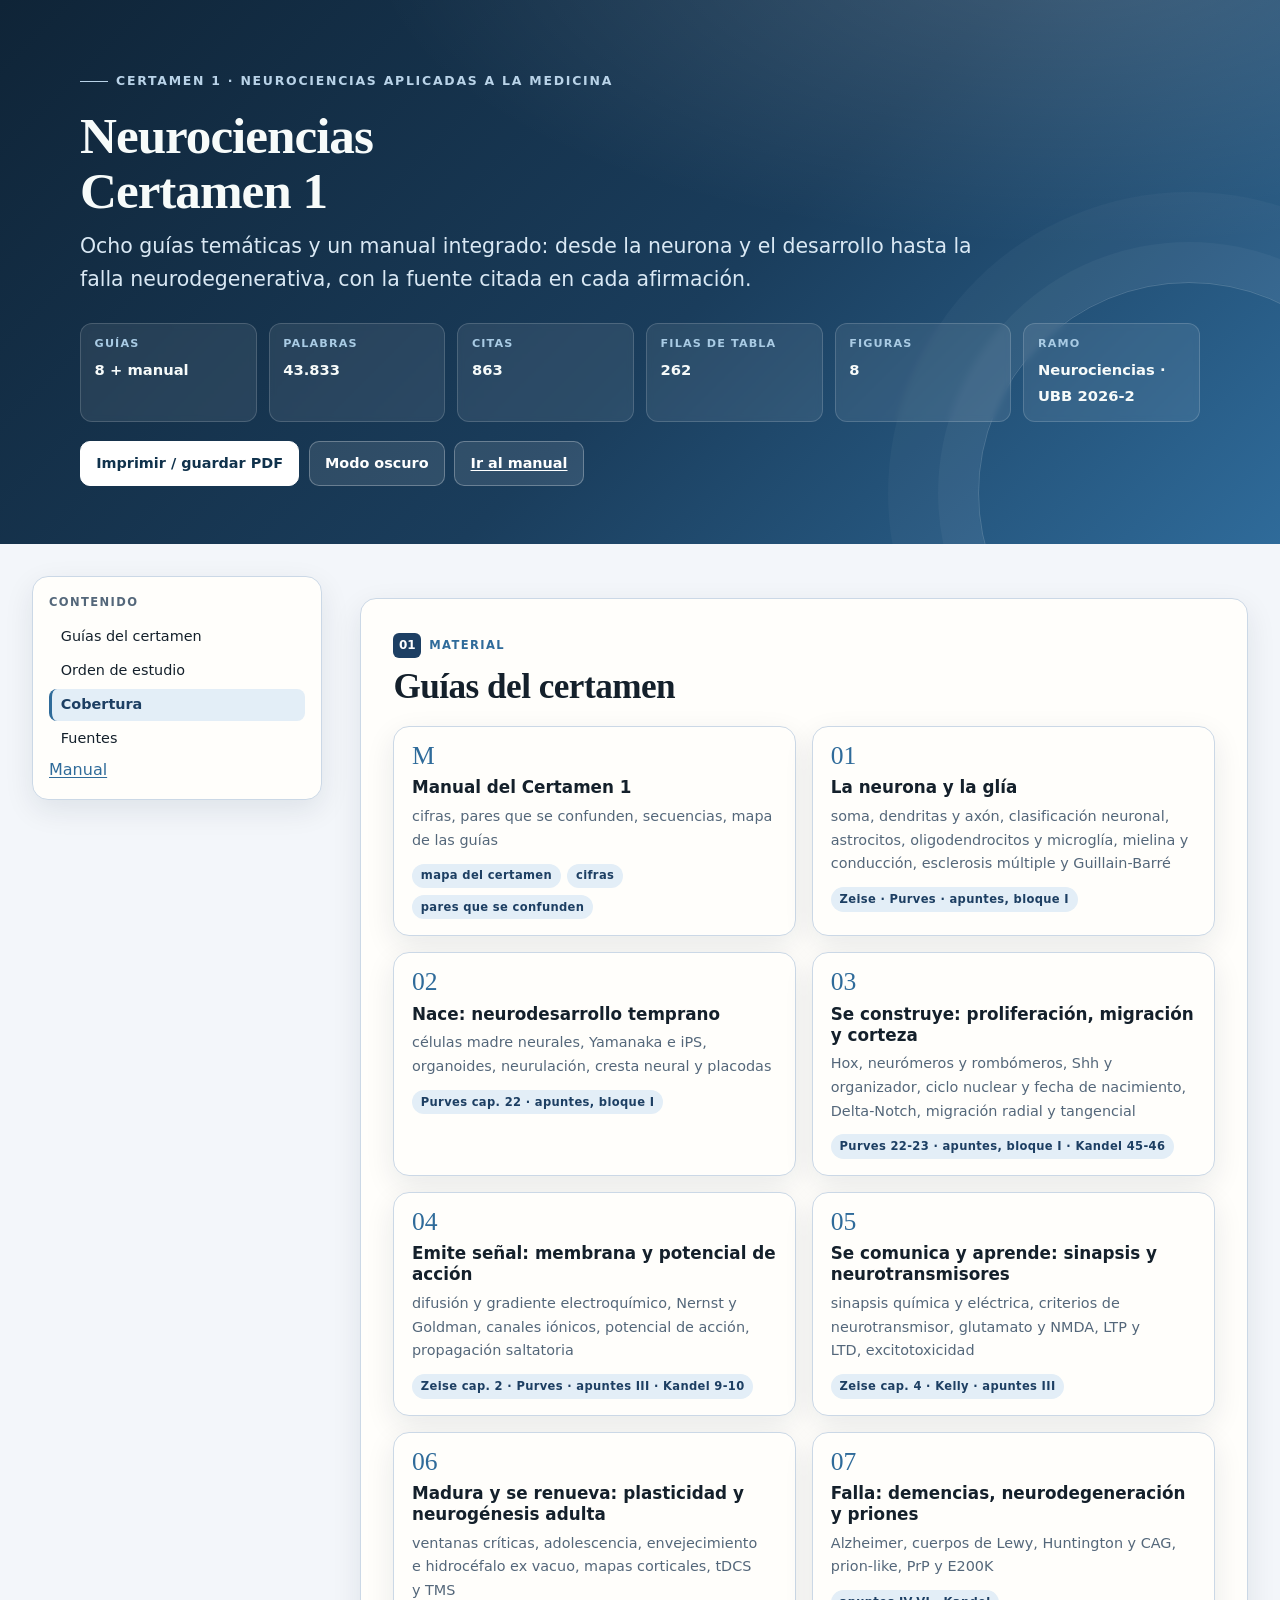
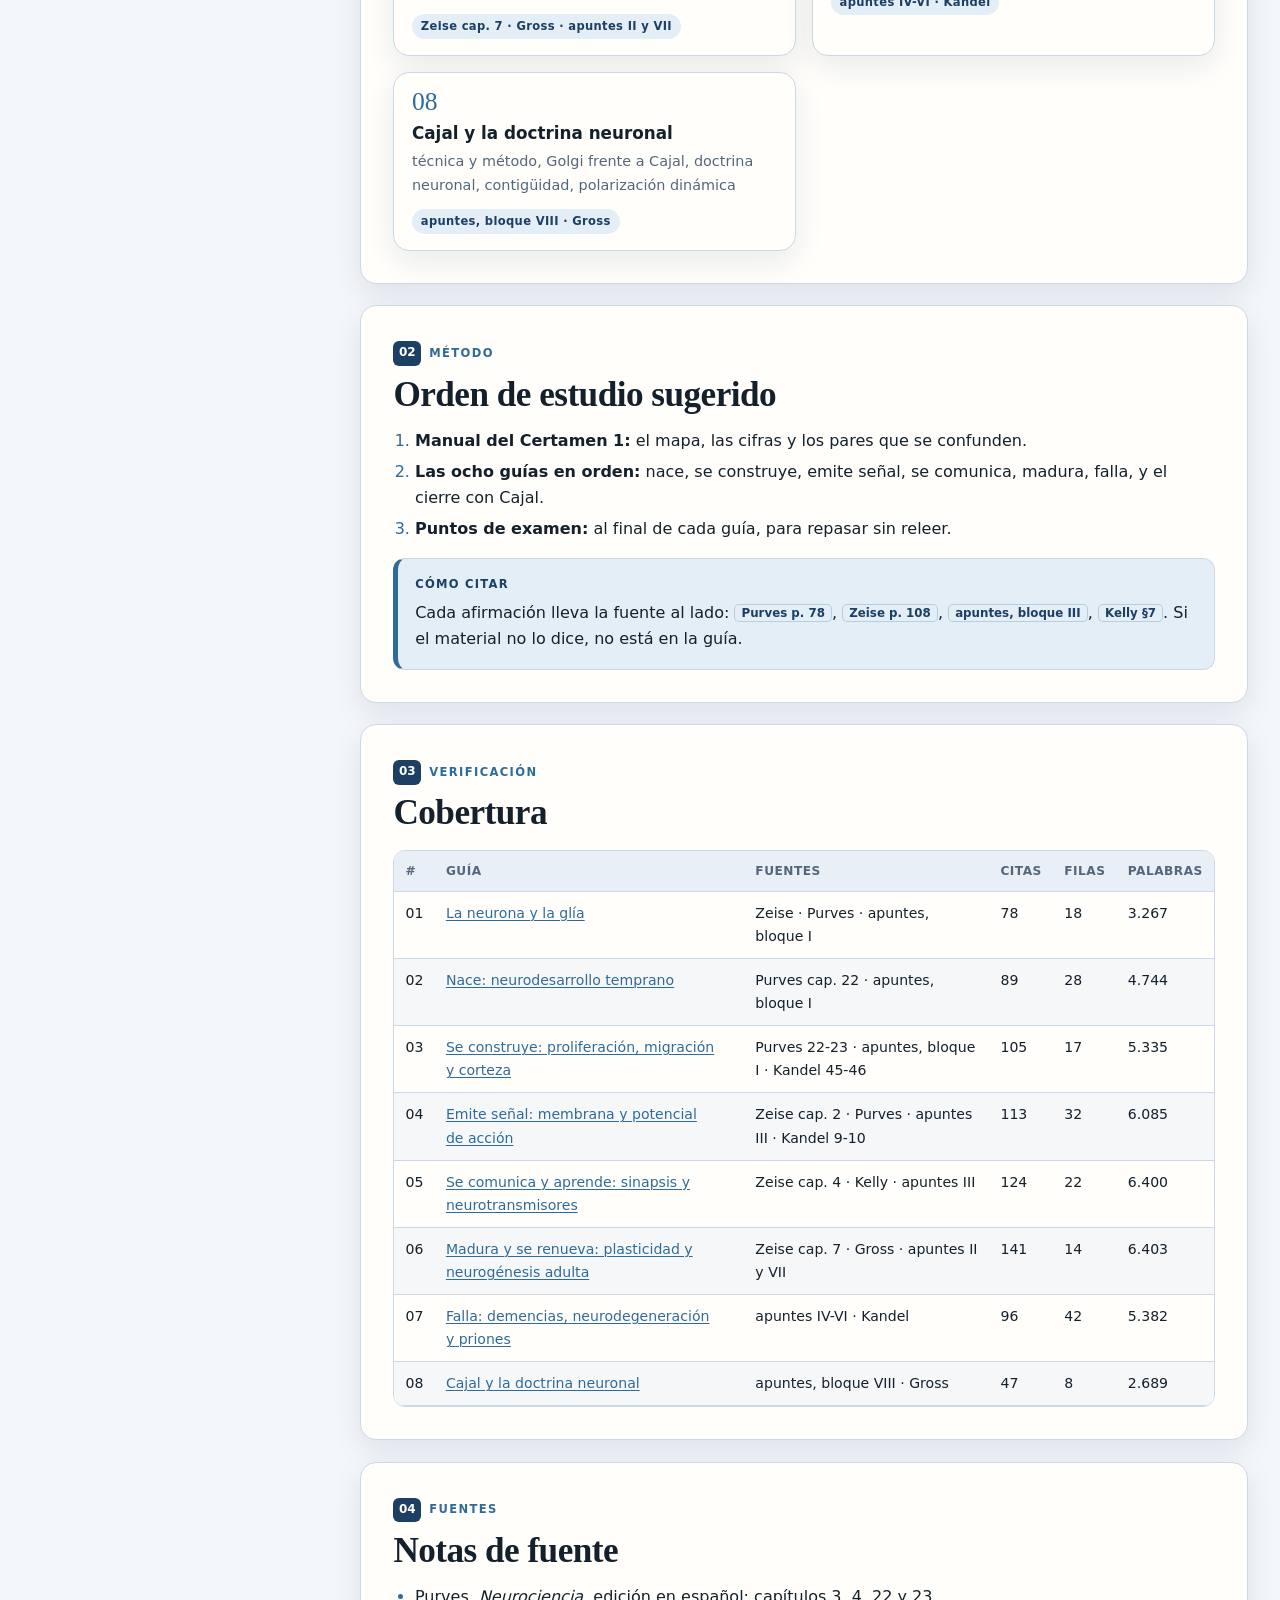
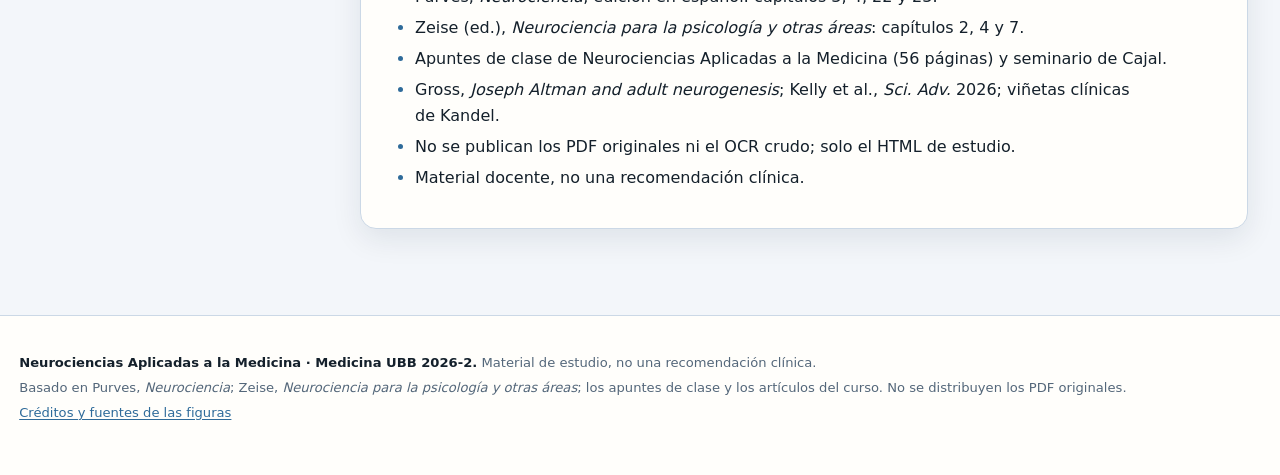
<file: index.html>
<!doctype html>
<html lang="es-CL" data-theme="light">
<head>
<meta charset="utf-8">
<meta name="viewport" content="width=device-width, initial-scale=1">
<title>Certamen 1 · Neurociencias UBB</title>
<meta name="description" content="Ocho guías temáticas y un manual integrado: desde la neurona y el desarrollo hasta la falla neurodegenerativa, con la fuente citada en cada afirmación.">
<link rel="icon" href="data:image/svg+xml,%3Csvg xmlns='http://www.w3.org/2000/svg' viewBox='0 0 64 64'%3E%3Crect width='64' height='64' rx='14' fill='%231d3f63'/%3E%3Ctext x='32' y='44' font-family='Georgia,serif' font-size='28' fill='%23dbeafe' text-anchor='middle'%3ENe%3C/text%3E%3C/svg%3E">
<meta property="og:title" content="Certamen 1 · Neurociencias UBB">
<meta property="og:description" content="Ocho guías temáticas y un manual integrado: desde la neurona y el desarrollo hasta la falla neurodegenerativa, con la fuente citada en cada afirmación.">
<meta property="og:type" content="website">
<style>  :root{
    --bg:#f6f4ee;
    --surface:#fffdf8;
    --surface-2:#efeae0;
    --surface-3:#e6dfd1;
    --ink:#1d2a2e;
    --muted:#5d6b70;
    --line:#d8d1c3;
    --brand:#7f1d1d;
    --brand-2:#a33a3a;
    --brand-3:#f7e4e4;
    --accent:#b45309;
    --accent-2:#fef3c7;
    --rose:#9f1239;
    --rose-2:#ffe4e6;
    --blue:#1e3a8a;
    --blue-2:#dbeafe;
    --shadow:0 10px 30px rgba(20,40,40,.08);
    --radius:16px;
    --serif:Georgia,"Iowan Old Style","Palatino Linotype",Palatino,serif;
    --sans:ui-sans-serif,system-ui,-apple-system,"Segoe UI",Roboto,Arial,sans-serif;
  }
  [data-theme="dark"]{
    --bg:#0f1617;
    --surface:#162022;
    --surface-2:#1d2a2c;
    --surface-3:#263638;
    --ink:#e8eeec;
    --muted:#a7b6b2;
    --line:#2c3c3d;
    --brand:#5eead4;
    --brand-2:#2dd4bf;
    --brand-3:#123330;
    --accent:#fbbf24;
    --accent-2:#3a2a0a;
    --rose:#fb7185;
    --rose-2:#3b1119;
    --blue:#93c5fd;
    --blue-2:#12233f;
    --shadow:0 10px 30px rgba(0,0,0,.35);
  }
  *{box-sizing:border-box}
  html{scroll-behavior:smooth}
  body{
    margin:0;
    font-family:var(--sans);
    line-height:1.65;
    color:var(--ink);
    background:var(--bg);
    -webkit-font-smoothing:antialiased;
  }
  a{color:var(--brand-2);text-decoration-thickness:1px;text-underline-offset:2px}
  a:hover{color:var(--brand)}
  :focus-visible{outline:3px solid var(--accent);outline-offset:3px;border-radius:4px}
  .skip-link{
    position:absolute;left:-9999px;top:0;background:var(--surface);color:var(--ink);
    padding:.7rem 1rem;z-index:100;border:1px solid var(--line);border-radius:0 0 10px 0
  }
  .skip-link:focus{left:0}

  /* HERO */
  .hero{
    background:
      radial-gradient(1200px 500px at 85% -10%,rgba(255,255,255,.16),transparent 60%),
      linear-gradient(135deg,#0f2437 0%,#1a3d5c 55%,#2f6b9a 100%);
    color:#f7fbfa;
    padding:clamp(2rem,5vw,4.2rem) clamp(1.2rem,4vw,3rem) clamp(2.4rem,5vw,3.6rem);
    position:relative;
    overflow:hidden;
  }
  .hero::after{
    content:"";position:absolute;right:-120px;bottom:-160px;width:420px;height:420px;
    border:1px solid rgba(255,255,255,.18);border-radius:50%;
    box-shadow:0 0 0 40px rgba(255,255,255,.04),0 0 0 90px rgba(255,255,255,.03);
    pointer-events:none;
  }
  .hero-inner{max-width:1120px;margin:0 auto;position:relative;z-index:1}
  .eyebrow{
    display:inline-flex;align-items:center;gap:.5rem;
    font-size:.78rem;letter-spacing:.14em;text-transform:uppercase;
    color:#b9d3e8;font-weight:700;margin:0 0 1rem
  }
  .eyebrow::before{content:"";width:28px;height:1px;background:#b9d3e8;display:inline-block}
  .hero h1{
    font-family:var(--serif);
    font-size:clamp(1.9rem,4.2vw,3.2rem);
    line-height:1.08;
    margin:0 0 .7rem;
    letter-spacing:-.02em;
    max-width:26ch;
    text-wrap:balance;
  }
  .hero .lede{
    font-size:clamp(1.02rem,2vw,1.28rem);
    max-width:70ch;color:#d9e8f4;margin:.4rem 0 1.6rem
  }
  .hero .lede em{color:#fff}
  .meta-grid{
    display:grid;grid-template-columns:repeat(auto-fit,minmax(168px,1fr));
    gap:.75rem;margin:1.6rem 0 1.2rem;max-width:1120px
  }
  .meta-grid div{
    background:rgba(255,255,255,.08);
    border:1px solid rgba(255,255,255,.16);
    border-radius:12px;padding:.7rem .85rem;backdrop-filter:blur(3px)
  }
  .meta-grid span{
    display:block;font-size:.7rem;letter-spacing:.1em;text-transform:uppercase;
    color:#a9cbe4;font-weight:700;margin-bottom:.2rem
  }
  .meta-grid strong{font-size:.92rem;font-weight:600;color:#f7fbfa;line-height:1.35}
  .hero-actions{display:flex;flex-wrap:wrap;gap:.6rem;margin-top:1.1rem}
  .btn{
    appearance:none;border:1px solid rgba(255,255,255,.28);
    background:rgba(255,255,255,.10);color:#fff;
    padding:.62rem .95rem;border-radius:10px;font:inherit;font-size:.9rem;font-weight:650;
    cursor:pointer;transition:background .15s ease,transform .15s ease
  }
  .btn:hover{background:rgba(255,255,255,.2);transform:translateY(-1px)}
  .btn.primary{background:#fff;color:#10324c;border-color:#fff}
  .btn.primary:hover{background:#eaf4fb}

  /* LAYOUT */
  .shell{
    max-width:1420px;margin:0 auto;
    display:grid;grid-template-columns:290px minmax(0,1fr);
    gap:clamp(1rem,3vw,2.4rem);
    padding:2rem clamp(1rem,3vw,2rem) 4rem;
    align-items:start;
  }
  .sidebar{
    position:sticky;top:1rem;align-self:start;
    max-height:calc(100vh - 2rem);overflow:auto;
    background:var(--surface);border:1px solid var(--line);
    border-radius:var(--radius);padding:1rem;
    box-shadow:var(--shadow);
    scrollbar-width:thin;
  }
  .sidebar h2{
    font-family:var(--sans);font-size:.72rem;letter-spacing:.12em;text-transform:uppercase;
    color:var(--muted);margin:.2rem 0 .7rem
  }
  .toc{list-style:none;margin:0;padding:0;font-size:.9rem}
  .toc li{margin:.12rem 0}
  .toc a{
    display:block;padding:.42rem .55rem;border-radius:8px;color:var(--ink);
    text-decoration:none;border-left:3px solid transparent;line-height:1.3
  }
  .toc a:hover{background:var(--surface-2)}
  .toc a.active{background:var(--brand-3);border-left-color:var(--brand-2);font-weight:700;color:var(--brand)}
  .toc .figs{
    margin-top:.9rem;padding-top:.8rem;border-top:1px solid var(--line);
    display:flex;flex-wrap:wrap;gap:.35rem;align-items:center;font-size:.82rem;color:var(--muted)
  }
  .toc .figs a{
    display:inline-flex;align-items:center;justify-content:center;
    min-width:1.7rem;height:1.7rem;border:1px solid var(--line);border-radius:7px;
    padding:0 .45rem;background:var(--surface-2);font-weight:700;color:var(--brand)
  }
  main{min-width:0}
  .card{
    background:var(--surface);border:1px solid var(--line);border-radius:var(--radius);
    padding:clamp(1.1rem,2.6vw,2rem);box-shadow:var(--shadow);margin:1.35rem 0;
    scroll-margin-top:1rem;
  }
  .card > :first-child{margin-top:0}
  .card > :last-child{margin-bottom:0}
  .section-kicker{
    display:inline-flex;align-items:center;gap:.5rem;
    font-size:.72rem;letter-spacing:.12em;text-transform:uppercase;
    color:var(--brand-2);font-weight:800;margin-bottom:.45rem
  }
  .section-kicker .n{
    display:inline-flex;align-items:center;justify-content:center;
    min-width:1.55rem;height:1.55rem;padding:0 .35rem;border-radius:6px;
    background:var(--brand);color:#fff;font-size:.75rem;letter-spacing:0
  }
  h2{
    font-family:var(--serif);font-size:clamp(1.55rem,3.2vw,2.2rem);
    line-height:1.15;margin:.1rem 0 .8rem;letter-spacing:-.015em;text-wrap:balance
  }
  h3{font-family:var(--serif);font-size:clamp(1.18rem,2.2vw,1.45rem);line-height:1.25;margin:1.6rem 0 .55rem}
  h4{font-size:1rem;margin:1.2rem 0 .4rem;letter-spacing:.01em}
  p{margin:.65rem 0}
  ul,ol{margin:.55rem 0 .8rem;padding-left:1.35rem}
  li{margin:.28rem 0}
  li::marker{color:var(--brand-2)}
  strong{font-weight:750}
  em{font-style:italic}
  .cite{
    display:inline-block;font-size:.74rem;font-weight:700;line-height:1.2;
    color:var(--brand);background:var(--brand-3);
    border:1px solid color-mix(in srgb,var(--brand-2) 25%,transparent);
    padding:.08rem .38rem;border-radius:5px;white-space:nowrap;vertical-align:.08em
  }
  .small{font-size:.88rem;color:var(--muted)}
  .th-abbr{display:none}
  .muted{color:var(--muted)}

  /* CALLOUTS */
  .keybox,.databox,.warnbox,.quotebox{
    border-radius:12px;padding:1rem 1.05rem;margin:1rem 0;border:1px solid var(--line)
  }
  .keybox{background:var(--brand-3);border-left:5px solid var(--brand-2)}
  .databox{background:var(--accent-2);border-left:5px solid var(--accent)}
  .warnbox{background:var(--rose-2);border-left:5px solid var(--rose)}
  .quotebox{background:var(--surface-2);border-left:5px solid var(--blue);font-family:var(--serif);font-size:1.05rem}
  .box-title{
    display:block;font-family:var(--sans);font-size:.72rem;letter-spacing:.11em;
    text-transform:uppercase;font-weight:800;margin-bottom:.35rem
  }
  .keybox .box-title{color:var(--brand)}
  .databox .box-title{color:var(--accent)}
  .warnbox .box-title{color:var(--rose)}
  .quotebox .box-title{color:var(--blue)}

  /* GRIDS */
  .grid-2{display:grid;grid-template-columns:repeat(auto-fit,minmax(260px,1fr));gap:1rem;margin:1rem 0}
  .grid-3{display:grid;grid-template-columns:repeat(auto-fit,minmax(185px,1fr));gap:.85rem;margin:1rem 0}
  .stat{
    background:var(--surface-2);border:1px solid var(--line);border-radius:12px;
    padding:.9rem 1rem
  }
  .stat b{display:block;font-family:var(--serif);font-size:1.65rem;line-height:1.1;color:var(--brand)}
  .stat span{display:block;font-size:.82rem;color:var(--muted);margin-top:.25rem}
  .mini-card{
    background:var(--surface-2);border:1px solid var(--line);border-radius:12px;padding:.9rem 1rem
  }
  .mini-card h4{margin:.05rem 0 .35rem;font-size:.98rem}
  .mini-card p,.mini-card ul{font-size:.9rem;margin:.35rem 0}
  .tag{
    display:inline-block;font-size:.72rem;font-weight:800;letter-spacing:.04em;
    padding:.15rem .5rem;border-radius:999px;background:var(--brand-3);color:var(--brand);
    border:1px solid color-mix(in srgb,var(--brand-2) 25%,transparent)
  }
  .tag.amber{background:var(--accent-2);color:var(--accent);border-color:color-mix(in srgb,var(--accent) 25%,transparent)}
  .tag.rose{background:var(--rose-2);color:var(--rose);border-color:color-mix(in srgb,var(--rose) 25%,transparent)}

  /* TABLES */
  .table-wrap{
    overflow-x:auto;border:1px solid var(--line);border-radius:12px;margin:1rem 0;
    background:var(--surface);-webkit-overflow-scrolling:touch
  }
  table{width:100%;border-collapse:collapse;font-size:.88rem;min-width:720px}
  caption{
    caption-side:top;text-align:left;padding:.8rem .9rem .2rem;
    font-size:.82rem;color:var(--muted);font-weight:600
  }
  th,td{padding:.62rem .7rem;border-bottom:1px solid var(--line);vertical-align:top;text-align:left}
  th{
    background:var(--surface-2);font-size:.76rem;letter-spacing:.04em;text-transform:uppercase;
    color:var(--muted);font-weight:800;position:sticky;top:0;z-index:1
  }
  tbody tr:nth-child(even) td{background:color-mix(in srgb,var(--surface-2) 45%,var(--surface))}
  tbody tr:hover td{background:var(--brand-3)}
  td.nw{white-space:nowrap}
  .t1{min-width:1180px;font-size:.8rem}
  .t1 th,.t1 td{padding:.5rem .55rem}
  .t1 td:first-child{font-weight:650}

  /* FIGURES */
  figure.diagram{
    margin:1.25rem 0;background:#fbfaf6;border:1px solid #d8d1c3;border-radius:14px;
    padding:1rem;color:#1d2a2e;box-shadow:0 4px 16px rgba(20,40,40,.05)
  }
  figure.diagram svg{display:block;width:100%;height:auto}
  figure.diagram figcaption{font-size:.86rem;color:#5d6b70;margin:.75rem .15rem 0;line-height:1.5}
  figure.diagram figcaption b{color:#1d2a2e}
  .fig-label{
    display:inline-block;font-size:.72rem;letter-spacing:.1em;text-transform:uppercase;
    font-weight:800;color:#1d3f63;background:#e3eef7;border:1px solid #a9cbe4;
    padding:.15rem .5rem;border-radius:999px;margin-bottom:.6rem
  }

  /* DETAILS Q&A */
  details.qa{
    border:1px solid var(--line);border-radius:12px;background:var(--surface-2);
    padding:.2rem .9rem;margin:.55rem 0
  }
  details.qa summary{
    cursor:pointer;font-weight:700;padding:.65rem 0;list-style:none;
    display:flex;gap:.55rem;align-items:flex-start
  }
  details.qa summary::-webkit-details-marker{display:none}
  details.qa summary::before{
    content:"+";flex:0 0 auto;display:inline-flex;align-items:center;justify-content:center;
    width:1.35rem;height:1.35rem;border-radius:6px;background:var(--brand);color:#fff;
    font-weight:800;font-size:.95rem;line-height:1;margin-top:.1rem
  }
  details.qa[open] summary::before{content:"−"}
  details.qa .answer{padding:.1rem 0 .9rem 1.95rem;font-size:.94rem}
  details.qa .answer p:first-child{margin-top:0}
  .qa-tools{display:flex;gap:.5rem;flex-wrap:wrap;margin:.7rem 0 1rem}
  .qa-tools button{
    font:inherit;font-size:.82rem;font-weight:700;cursor:pointer;
    background:var(--surface);color:var(--ink);border:1px solid var(--line);
    padding:.4rem .65rem;border-radius:8px
  }
  .qa-tools button:hover{background:var(--brand-3);border-color:var(--brand-2)}

  /* CHECKLIST */
  .checklist{list-style:none;padding-left:0}
  .checklist li{padding-left:1.7rem;position:relative;margin:.45rem 0}
  .checklist li::before{
    content:"✓";position:absolute;left:0;top:.05rem;color:var(--brand-2);font-weight:900
  }

  /* FOOTER */
  footer{
    border-top:1px solid var(--line);background:var(--surface);
    padding:2rem clamp(1rem,4vw,3rem);color:var(--muted);font-size:.86rem
  }
  footer .foot-inner{max-width:1120px;margin:0 auto;display:flex;gap:1rem;flex-wrap:wrap;justify-content:space-between}
  footer strong{color:var(--ink)}

  @media (max-width:980px){
    .shell{grid-template-columns:1fr;padding-top:1.2rem}
    .sidebar{position:static;max-height:none;order:-1}
    .toc{display:grid;grid-template-columns:repeat(auto-fit,minmax(220px,1fr));gap:.1rem}
  }
  @media (max-width:560px){
    .hero h1{max-width:none}
    .meta-grid{grid-template-columns:1fr}
    .card{padding:1rem}
    table{font-size:.82rem}
  }
  @media print{
    :root{--bg:#fff;--surface:#fff;--surface-2:#f3f3f3;--surface-3:#eee;--ink:#111;--muted:#444;--line:#bbb;--shadow:none}
    @page{margin:12mm}
    body{background:#fff;font-size:10.5pt}
    .table-wrap{overflow:visible!important;border:none!important}
    table{min-width:0!important;width:100%!important;font-size:6.4pt!important;table-layout:fixed}
    .t1{min-width:0!important;font-size:6.4pt!important}
    .t1 th:nth-child(1){width:13%}
    .t1 th:nth-child(2){width:6%}
    .t1 th:nth-child(3){width:11%}
    .t1 th:nth-child(4){width:11%}
    .t1 th:nth-child(5){width:7%}
    .t1 th:nth-child(6){width:6%}
    .t1 th:nth-child(7){width:17%}
    .t1 th:nth-child(8){width:18%}
    .t1 th:nth-child(9){width:7%}
    th,td{padding:.2rem .2rem!important;word-break:normal;overflow-wrap:anywhere;hyphens:auto}
    th{position:static!important;word-break:normal!important;overflow-wrap:normal!important;hyphens:none!important}
    thead{display:table-header-group}
    .hero{background:#fff;color:#111;padding:0 0 1rem;border-bottom:2px solid #111}
    .hero .lede,.meta-grid span{color:#333}
    .meta-grid div{background:#f4f4f4;border-color:#ccc}
    .meta-grid strong{color:#111}
    .hero-actions,.sidebar,.skip-link,.qa-tools{display:none!important}
    .shell{display:block;max-width:none;padding:0}
    .card{box-shadow:none;border:1px solid #ccc;break-inside:avoid;page-break-inside:avoid}
    h2,h3{break-after:avoid}
    figure.diagram,.table-wrap,details.qa{break-inside:avoid;page-break-inside:avoid}
    .th-full{display:none}
    .th-abbr{display:inline}
    a{color:#111;text-decoration:none}
  }
  p,li,td,figcaption{text-wrap:pretty}
  blockquote{
    margin:1.1rem 0;padding:.9rem 1.1rem;background:var(--surface-2);
    border-left:4px solid var(--brand-2);border-radius:0 12px 12px 0;color:var(--ink)
  }
  blockquote p{margin:.4rem 0}
  .guide-grid{display:grid;grid-template-columns:repeat(auto-fit,minmax(280px,1fr));gap:1rem;margin:1.2rem 0}
  .guide-grid a{display:block;text-decoration:none;color:inherit;background:var(--surface);
    border:1px solid var(--line);border-radius:var(--radius);padding:1rem 1.1rem;box-shadow:var(--shadow);
    transition:transform .15s ease,border-color .15s ease}
  .guide-grid a:hover{transform:translateY(-2px);border-color:var(--brand-2)}
  .guide-grid a:focus-visible{outline:3px solid var(--accent);outline-offset:3px}
  .guide-grid .gn{font-family:var(--serif);font-size:1.6rem;color:var(--brand-2);line-height:1}
  .guide-grid h3{margin:.3rem 0 .4rem;font-size:1.05rem;font-family:var(--sans);font-weight:700;color:var(--ink)}
  .guide-grid p{margin:0;font-size:.9rem;color:var(--muted)}
  .badges{display:flex;flex-wrap:wrap;gap:.4rem;margin-top:.7rem}
  .badges span{font-size:.72rem;font-weight:700;letter-spacing:.03em;background:var(--brand-3);
    color:var(--brand);border-radius:999px;padding:.18rem .55rem}
  caption{caption-side:top;text-align:left;font-size:.82rem;font-weight:700;color:var(--muted);padding:.2rem .2rem .5rem}

/* ===== Neurociencias: azul profundo y ámbar sobre el sistema visual de Semio C3 ===== */
:root{
  --bg:#f3f6fa;
  --surface:#fffefb;
  --surface-2:#e9eff6;
  --surface-3:#dae4ef;
  --ink:#14202b;
  --muted:#54677a;
  --line:#cbd8e6;
  --brand:#1d3f63;
  --brand-2:#2f6b9a;
  --brand-3:#e3eef7;
  --accent:#b45309;
  --accent-2:#fef3c7;
  --rose:#9f1239;
  --rose-2:#ffe4e6;
  --blue:#1e3a8a;
  --blue-2:#dbeafe;
  --shadow:0 10px 30px rgba(16,36,56,.09);
}
[data-theme="dark"]{
  --bg:#0e141a;
  --surface:#151e26;
  --surface-2:#1c2833;
  --surface-3:#26333f;
  --ink:#e9f1f7;
  --muted:#a4b6c6;
  --line:#2b3a47;
  --brand:#7dd3fc;
  --brand-2:#38bdf8;
  --brand-3:#0d2a3c;
  --accent:#fbbf24;
  --accent-2:#3a2a0a;
  --rose:#fb7185;
  --rose-2:#3b1119;
  --blue:#93c5fd;
  --blue-2:#12233f;
  --shadow:0 10px 30px rgba(0,0,0,.42);
}
.site-footer{
  max-width:1280px;margin:0 auto;padding:2rem 1.2rem 3rem;
  color:var(--muted);font-size:.82rem;line-height:1.6;
  border-top:1px solid var(--line);
}
.site-footer p{margin:.25rem 0}
.table-source{margin-top:.4rem}
.exam-list li{margin:.5rem 0}
.cert-grid{display:grid;grid-template-columns:repeat(auto-fit,minmax(320px,1fr));gap:1.2rem;margin:1.4rem 0}
.cert-card{display:block;background:var(--surface);border:1px solid var(--line);border-radius:var(--radius);padding:1.5rem;text-decoration:none;color:inherit;box-shadow:var(--shadow);transition:transform .15s ease,border-color .15s ease}
.cert-card:hover{transform:translateY(-2px);border-color:var(--brand-2)}
.cert-card h3{margin:.2rem 0 .6rem;font-size:1.45rem}
.cert-card p{color:var(--muted);margin:.4rem 0 1rem}
.cert-card .big{font-family:var(--serif);font-size:2.6rem;color:var(--brand);line-height:1}

/* ===== Figuras de Robbins ===== */
.fig{
  margin:1.8rem 0;padding:1rem;background:var(--surface);
  border:1px solid var(--line);border-radius:var(--radius);box-shadow:var(--shadow);
}
.fig-open{
  display:block;background:#fff;border-radius:calc(var(--radius) - 4px);
  overflow:hidden;cursor:zoom-in;line-height:0;text-align:center;
}
.fig-open img{display:block;width:auto;max-width:100%;height:auto;margin:0 auto}
.fig figcaption{margin-top:.85rem;font-size:.9rem;line-height:1.55;color:var(--ink)}
.fig figcaption strong{color:var(--brand)}
.fig-source{display:block;margin-top:.35rem;font-size:.78rem;color:var(--muted);line-height:1.45}
.fig-source a{color:var(--brand);font-weight:600}
.fig-grid{
  display:grid;grid-template-columns:repeat(auto-fill,minmax(160px,1fr));
  gap:.8rem;margin-top:1rem;
}
.fig-thumb{
  display:flex;flex-direction:column;gap:.35rem;text-decoration:none;
  color:var(--muted);font-size:.78rem;background:#fff;border:1px solid var(--line);
  border-radius:calc(var(--radius) - 4px);padding:.4rem;
  transition:border-color .15s ease,transform .15s ease;
}
.fig-thumb:hover{border-color:var(--brand-2);transform:translateY(-1px)}
.fig-thumb img{width:100%;height:120px;object-fit:contain;background:#fff}
.fig-thumb span{text-align:center;font-weight:700;color:var(--brand)}
.fig-dialog{
  position:fixed;inset:0;margin:auto;width:fit-content;height:fit-content;
  max-width:min(96vw,1500px);max-height:92dvh;overflow:auto;overscroll-behavior:contain;
  background:var(--surface);color:var(--ink);border:1px solid var(--line);
  border-radius:var(--radius);padding:1rem;box-shadow:0 20px 60px rgba(0,0,0,.45);
}
.fig-dialog::backdrop{background:rgba(10,18,26,.84)}
.fig-dialog img{
  display:block;max-width:min(94vw,1400px);max-height:80vh;width:auto;height:auto;
  margin:0 auto;background:#fff;
}
.fig-dialog p{margin:.8rem 0 0;color:var(--muted);font-size:.9rem;line-height:1.5}
.fig-dialog-close{
  position:absolute;top:.6rem;right:.6rem;z-index:2;
  background:var(--brand);color:#fff;border:0;border-radius:999px;
  padding:.3rem .8rem;font:inherit;font-size:.8rem;font-weight:700;cursor:pointer;
}
@media(max-width:600px){
  .fig{padding:.6rem;margin:1.2rem 0}
  .fig-grid{grid-template-columns:repeat(2,1fr)}
  .fig-thumb img{height:90px}
}
@media print{
  .fig{break-inside:avoid;box-shadow:none;border:1px solid #ccc;padding:.4rem}
  .fig-open{cursor:default}
  .fig-open img{max-height:9.5cm;width:auto;margin:0 auto}
  .fig-grid,.fig-dialog{display:none!important}
  .fig-source a{color:#333}
}
</style>
</head>
<body>
<a class="skip-link" href="#contenido">Saltar al contenido</a>

<header class="hero">
  <div class="hero-inner">
    <p class="eyebrow">Certamen 1 · Neurociencias Aplicadas a la Medicina</p>
    <h1>Neurociencias<br>Certamen 1</h1>
    <p class="lede">Ocho guías temáticas y un manual integrado: desde la neurona y el desarrollo hasta la falla neurodegenerativa, con la fuente citada en cada afirmación.</p>
    <div class="meta-grid">
      <div><span>Guías</span><strong>8 + manual</strong></div>
      <div><span>Palabras</span><strong>43.833</strong></div>
      <div><span>Citas</span><strong>863</strong></div>
      <div><span>Filas de tabla</span><strong>262</strong></div>
      <div><span>Figuras</span><strong>8</strong></div>
      <div><span>Ramo</span><strong>Neurociencias · UBB 2026-2</strong></div>
    </div>
    <div class="hero-actions">
      <button class="btn primary" id="printBtn" type="button">Imprimir / guardar PDF</button>
      <button class="btn" id="themeBtn" type="button" aria-pressed="false">Modo oscuro</button>
      <a class="btn" href="manual.html">Ir al manual</a>
    </div>
  </div>
</header>

<div class="shell">
  <aside class="sidebar" aria-label="Índice de la guía">
    <h2>Contenido</h2>
    <nav>
      <ul class="toc">
<li><a href="#guias">Guías del certamen</a></li>
        <li><a href="#orden">Orden de estudio</a></li>
        <li><a href="#cobertura">Cobertura</a></li>
        <li><a href="#fuentes">Fuentes</a></li>
      </ul>
      <div class="figs">
<a href="manual.html">Manual</a>
      </div>
    </nav>
  </aside>

  <main id="contenido">
<section id="guias" class="card">
  <div class="section-kicker"><span class="n">01</span> Material</div>
  <h2>Guías del certamen</h2>
  <div class="guide-grid">
    <a href="manual.html">
      <span class="gn">M</span>
      <h3>Manual del Certamen 1</h3>
      <p>cifras, pares que se confunden, secuencias, mapa de las guías</p>
      <div class="badges"><span>mapa del certamen</span><span>cifras</span><span>pares que se confunden</span></div>
    </a>
    <a href="01_Neurona_y_Glia.html">
      <span class="gn">01</span>
      <h3>La neurona y la glía</h3>
      <p>soma, dendritas y axón, clasificación neuronal, astrocitos, oligodendrocitos y microglía, mielina y conducción, esclerosis múltiple y Guillain-Barré</p>
      <div class="badges"><span>Zeise · Purves · apuntes, bloque I</span></div>
    </a>
    <a href="02_Nace_Neurodesarrollo.html">
      <span class="gn">02</span>
      <h3>Nace: neurodesarrollo temprano</h3>
      <p>células madre neurales, Yamanaka e iPS, organoides, neurulación, cresta neural y placodas</p>
      <div class="badges"><span>Purves cap. 22 · apuntes, bloque I</span></div>
    </a>
    <a href="03_Se_Construye_Corteza.html">
      <span class="gn">03</span>
      <h3>Se construye: proliferación, migración y corteza</h3>
      <p>Hox, neurómeros y rombómeros, Shh y organizador, ciclo nuclear y fecha de nacimiento, Delta-Notch, migración radial y tangencial</p>
      <div class="badges"><span>Purves 22-23 · apuntes, bloque I · Kandel 45-46</span></div>
    </a>
    <a href="04_Emite_Senal_Membrana.html">
      <span class="gn">04</span>
      <h3>Emite señal: membrana y potencial de acción</h3>
      <p>difusión y gradiente electroquímico, Nernst y Goldman, canales iónicos, potencial de acción, propagación saltatoria</p>
      <div class="badges"><span>Zeise cap. 2 · Purves · apuntes III · Kandel 9-10</span></div>
    </a>
    <a href="05_Se_Comunica_Sinapsis.html">
      <span class="gn">05</span>
      <h3>Se comunica y aprende: sinapsis y neurotransmisores</h3>
      <p>sinapsis química y eléctrica, criterios de neurotransmisor, glutamato y NMDA, LTP y LTD, excitotoxicidad</p>
      <div class="badges"><span>Zeise cap. 4 · Kelly · apuntes III</span></div>
    </a>
    <a href="06_Madura_Se_Renueva.html">
      <span class="gn">06</span>
      <h3>Madura y se renueva: plasticidad y neurogénesis adulta</h3>
      <p>ventanas críticas, adolescencia, envejecimiento e hidrocéfalo ex vacuo, mapas corticales, tDCS y TMS</p>
      <div class="badges"><span>Zeise cap. 7 · Gross · apuntes II y VII</span></div>
    </a>
    <a href="07_Falla_Demencias_Priones.html">
      <span class="gn">07</span>
      <h3>Falla: demencias, neurodegeneración y priones</h3>
      <p>Alzheimer, cuerpos de Lewy, Huntington y CAG, prion-like, PrP y E200K</p>
      <div class="badges"><span>apuntes IV-VI · Kandel</span></div>
    </a>
    <a href="08_Cajal.html">
      <span class="gn">08</span>
      <h3>Cajal y la doctrina neuronal</h3>
      <p>técnica y método, Golgi frente a Cajal, doctrina neuronal, contigüidad, polarización dinámica</p>
      <div class="badges"><span>apuntes, bloque VIII · Gross</span></div>
    </a>
  </div>
</section>

<section id="orden" class="card">
  <div class="section-kicker"><span class="n">02</span> Método</div>
  <h2>Orden de estudio sugerido</h2>
  <ol>
    <li><strong>Manual del Certamen 1:</strong> el mapa, las cifras y los pares que se confunden.</li>
    <li><strong>Las ocho guías en orden:</strong> nace, se construye, emite señal, se comunica, madura, falla, y el cierre con Cajal.</li>
    <li><strong>Puntos de examen:</strong> al final de cada guía, para repasar sin releer.</li>
  </ol>
  <div class="keybox"><span class="box-title">Cómo citar</span>
    Cada afirmación lleva la fuente al lado: <span class="cite">Purves p. 78</span>,
    <span class="cite">Zeise p. 108</span>, <span class="cite">apuntes, bloque III</span>,
    <span class="cite">Kelly §7</span>. Si el material no lo dice, no está en la guía.
  </div>
</section>

<section id="cobertura" class="card">
  <div class="section-kicker"><span class="n">03</span> Verificación</div>
  <h2>Cobertura</h2>
  <div class="table-wrap" role="region" aria-label="Cobertura por guía" tabindex="0">
    <table>
      <thead><tr><th>#</th><th>Guía</th><th>Fuentes</th><th>Citas</th><th>Filas</th><th>Palabras</th></tr></thead>
      <tbody><tr><td>01</td><td><a href="01_Neurona_y_Glia.html">La neurona y la glía</a></td><td>Zeise · Purves · apuntes, bloque I</td><td>78</td><td>18</td><td>3.267</td></tr><tr><td>02</td><td><a href="02_Nace_Neurodesarrollo.html">Nace: neurodesarrollo temprano</a></td><td>Purves cap. 22 · apuntes, bloque I</td><td>89</td><td>28</td><td>4.744</td></tr><tr><td>03</td><td><a href="03_Se_Construye_Corteza.html">Se construye: proliferación, migración y corteza</a></td><td>Purves 22-23 · apuntes, bloque I · Kandel 45-46</td><td>105</td><td>17</td><td>5.335</td></tr><tr><td>04</td><td><a href="04_Emite_Senal_Membrana.html">Emite señal: membrana y potencial de acción</a></td><td>Zeise cap. 2 · Purves · apuntes III · Kandel 9-10</td><td>113</td><td>32</td><td>6.085</td></tr><tr><td>05</td><td><a href="05_Se_Comunica_Sinapsis.html">Se comunica y aprende: sinapsis y neurotransmisores</a></td><td>Zeise cap. 4 · Kelly · apuntes III</td><td>124</td><td>22</td><td>6.400</td></tr><tr><td>06</td><td><a href="06_Madura_Se_Renueva.html">Madura y se renueva: plasticidad y neurogénesis adulta</a></td><td>Zeise cap. 7 · Gross · apuntes II y VII</td><td>141</td><td>14</td><td>6.403</td></tr><tr><td>07</td><td><a href="07_Falla_Demencias_Priones.html">Falla: demencias, neurodegeneración y priones</a></td><td>apuntes IV-VI · Kandel</td><td>96</td><td>42</td><td>5.382</td></tr><tr><td>08</td><td><a href="08_Cajal.html">Cajal y la doctrina neuronal</a></td><td>apuntes, bloque VIII · Gross</td><td>47</td><td>8</td><td>2.689</td></tr></tbody>
    </table>
  </div>
</section>

<section id="fuentes" class="card">
  <div class="section-kicker"><span class="n">04</span> Fuentes</div>
  <h2>Notas de fuente</h2>
  <ul>
    <li>Purves, <em>Neurociencia</em>, edición en español: capítulos 3, 4, 22 y 23.</li>
    <li>Zeise (ed.), <em>Neurociencia para la psicología y otras áreas</em>: capítulos 2, 4 y 7.</li>
    <li>Apuntes de clase de Neurociencias Aplicadas a la Medicina (56 páginas) y seminario de Cajal.</li>
    <li>Gross, <em>Joseph Altman and adult neurogenesis</em>; Kelly et al., <em>Sci. Adv.</em> 2026; viñetas clínicas de Kandel.</li>
    <li>No se publican los PDF originales ni el OCR crudo; solo el HTML de estudio.</li>
    <li>Material docente, no una recomendación clínica.</li>
  </ul>
</section>
  </main>
</div>

<footer class="site-footer">
  <p><strong>Neurociencias Aplicadas a la Medicina · Medicina UBB 2026-2.</strong> Material de estudio, no una recomendación clínica.</p>
  <p>Basado en Purves, <em>Neurociencia</em>; Zeise, <em>Neurociencia para la psicología y otras áreas</em>; los apuntes de clase y los artículos del curso. No se distribuyen los PDF originales.</p>
  <p><a href="creditos.html">Créditos y fuentes de las figuras</a></p>
</footer>

<dialog id="figDialog" class="fig-dialog" aria-label="Visor de figuras">
  <button class="fig-dialog-close" type="button" aria-label="Cerrar">Cerrar</button>
  <img id="figDialogImg" alt="">
  <p id="figDialogCaption"></p>
</dialog>

<script>
  const root = document.documentElement;
  const themeBtn = document.getElementById('themeBtn');
  const printBtn = document.getElementById('printBtn');

  function setTheme(theme){
    root.dataset.theme = theme;
    const dark = theme === 'dark';
    themeBtn.textContent = dark ? 'Modo claro' : 'Modo oscuro';
    themeBtn.setAttribute('aria-pressed', String(dark));
    try { localStorage.setItem('guia-theme', theme); } catch(e) {}
  }
  try {
    const saved = localStorage.getItem('guia-theme');
    if (saved === 'dark' || saved === 'light') setTheme(saved);
  } catch(e) {}
  if (themeBtn) themeBtn.addEventListener('click', () => setTheme(root.dataset.theme === 'dark' ? 'light' : 'dark'));
  if (printBtn) printBtn.addEventListener('click', () => window.print());
  window.addEventListener('beforeprint', () => document.querySelectorAll('details').forEach(d => d.open = true));

  const links = [...document.querySelectorAll('.toc a[href^="#"]')];
  const sections = [...document.querySelectorAll('main section[id]')];
  if ('IntersectionObserver' in window) {
    const obs = new IntersectionObserver(entries => {
      entries.forEach(entry => {
        if (!entry.isIntersecting) return;
        const id = entry.target.id;
        links.forEach(a => a.classList.toggle('active', a.getAttribute('href') === '#' + id));
      });
    }, {rootMargin: '-15% 0px -70% 0px', threshold: 0});
    sections.forEach(s => obs.observe(s));
  }

  document.querySelectorAll('.openAll').forEach(b => b.addEventListener('click', () =>
    b.closest('section').querySelectorAll('details.qa').forEach(d => d.open = true)));
  document.querySelectorAll('.closeAll').forEach(b => b.addEventListener('click', () =>
    b.closest('section').querySelectorAll('details.qa').forEach(d => d.open = false)));

/* Visor de figuras */
(function(){
  const dialog = document.getElementById('figDialog');
  if (!dialog) return;
  const img = document.getElementById('figDialogImg');
  const cap = document.getElementById('figDialogCaption');
  const closeBtn = dialog.querySelector('.fig-dialog-close');
  const links = Array.from(document.querySelectorAll('.fig-open'));
  let current = 0;
  let savedScroll = 0;

  /* El diálogo modal puede arrastrar el scroll al abrirse. Guardar y
     restaurar la posición sin que la animación suave del sitio la delate. */
  function restoreScroll(y){
    if (Math.abs(window.scrollY - y) < 2) return;
    const html = document.documentElement;
    const prev = html.style.scrollBehavior;
    html.style.scrollBehavior = 'auto';
    window.scrollTo(0, y);
    html.style.scrollBehavior = prev;
  }

  function show(i){
    if (i < 0 || i >= links.length) return;
    current = i;
    const a = links[i];
    img.src = a.getAttribute('href');
    img.alt = a.getAttribute('data-alt') || '';
    cap.textContent = a.getAttribute('data-caption') || '';
    if (!dialog.open) {
      savedScroll = window.scrollY;
      dialog.showModal();
      if (closeBtn) closeBtn.focus({ preventScroll: true });
      restoreScroll(savedScroll);
      requestAnimationFrame(() => restoreScroll(savedScroll));
    }
  }

  links.forEach((a, i) => {
    a.addEventListener('click', event => {
      if (event.metaKey || event.ctrlKey) return;
      event.preventDefault();
      show(i);
    });
  });
  dialog.addEventListener('click', event => {
    if (event.target === dialog) dialog.close();
  });
  dialog.addEventListener('close', () => restoreScroll(savedScroll));
  if (closeBtn) closeBtn.addEventListener('click', () => dialog.close());
  document.addEventListener('keydown', event => {
    if (!dialog.open) return;
    if (event.key === 'Escape') dialog.close();
    if (event.key === 'ArrowRight') show(current + 1);
    if (event.key === 'ArrowLeft') show(current - 1);
  });
})();
</script>
</body>
</html>
</file>
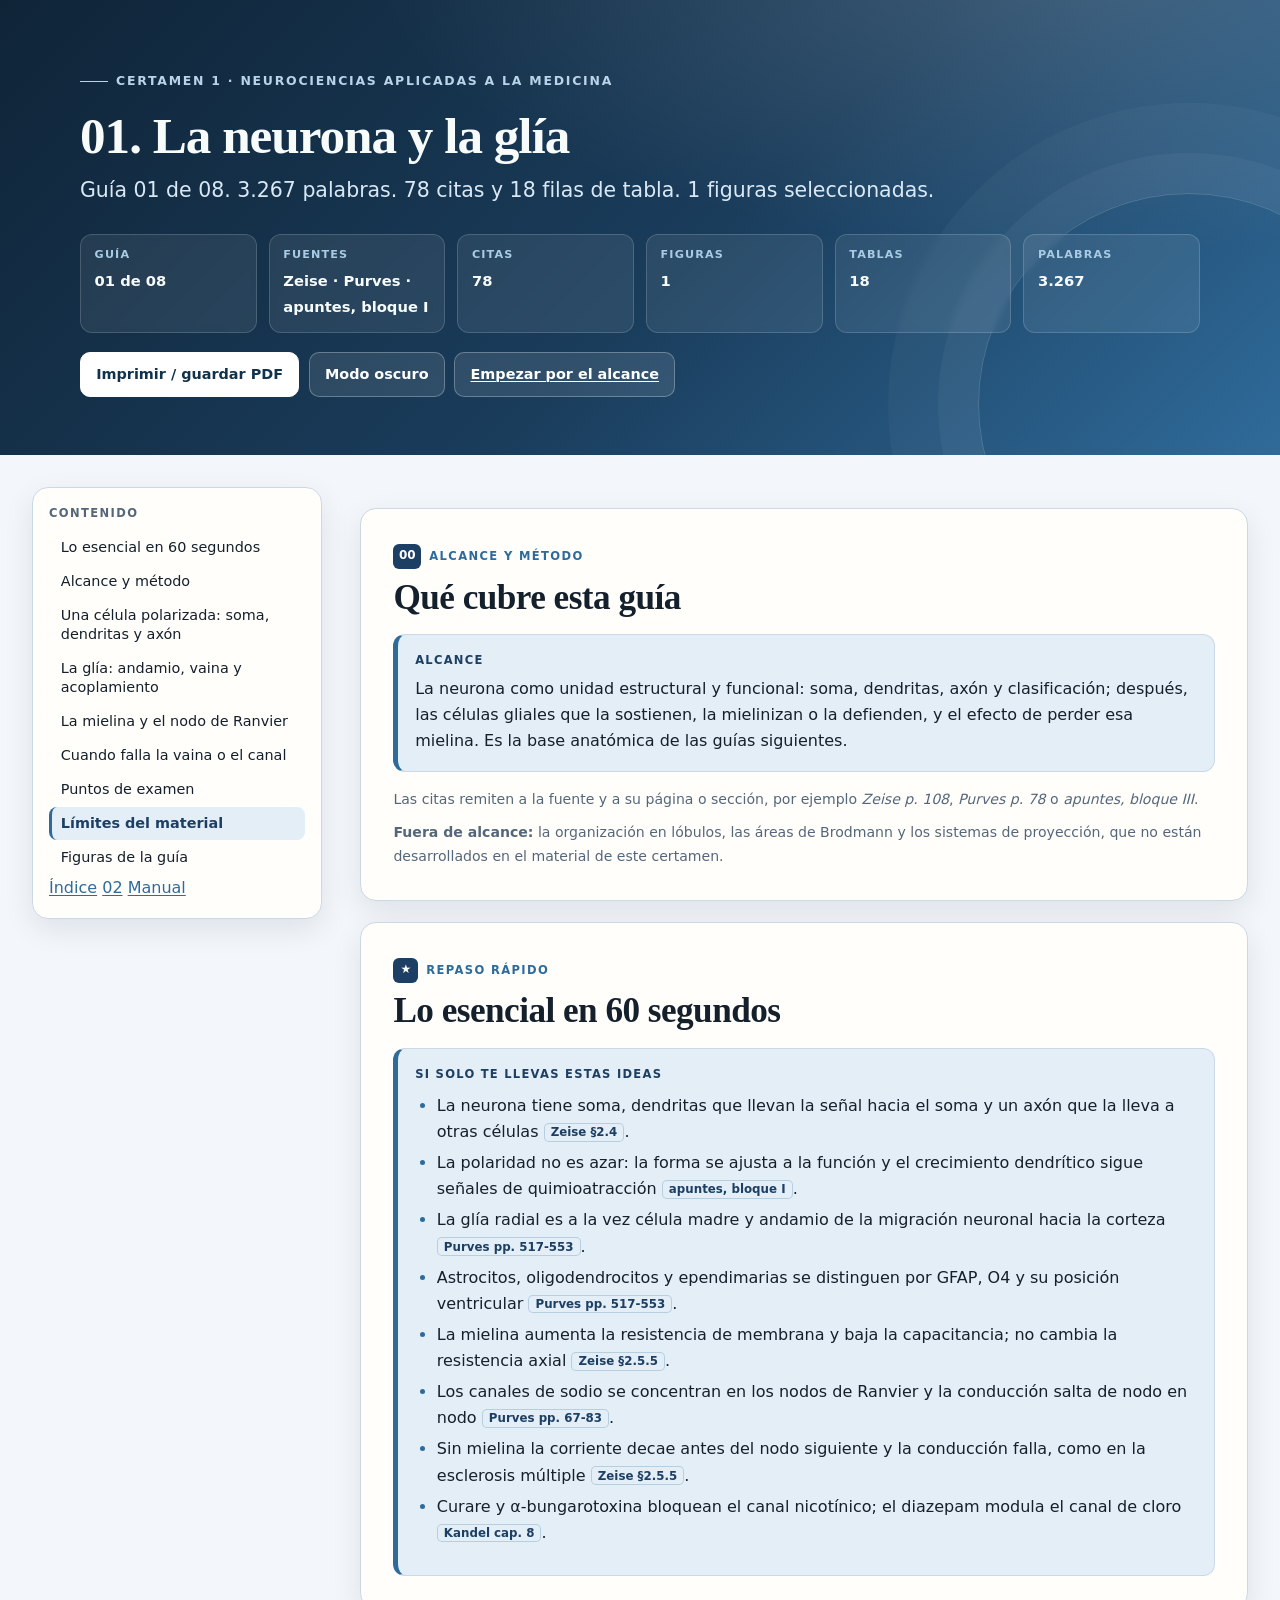
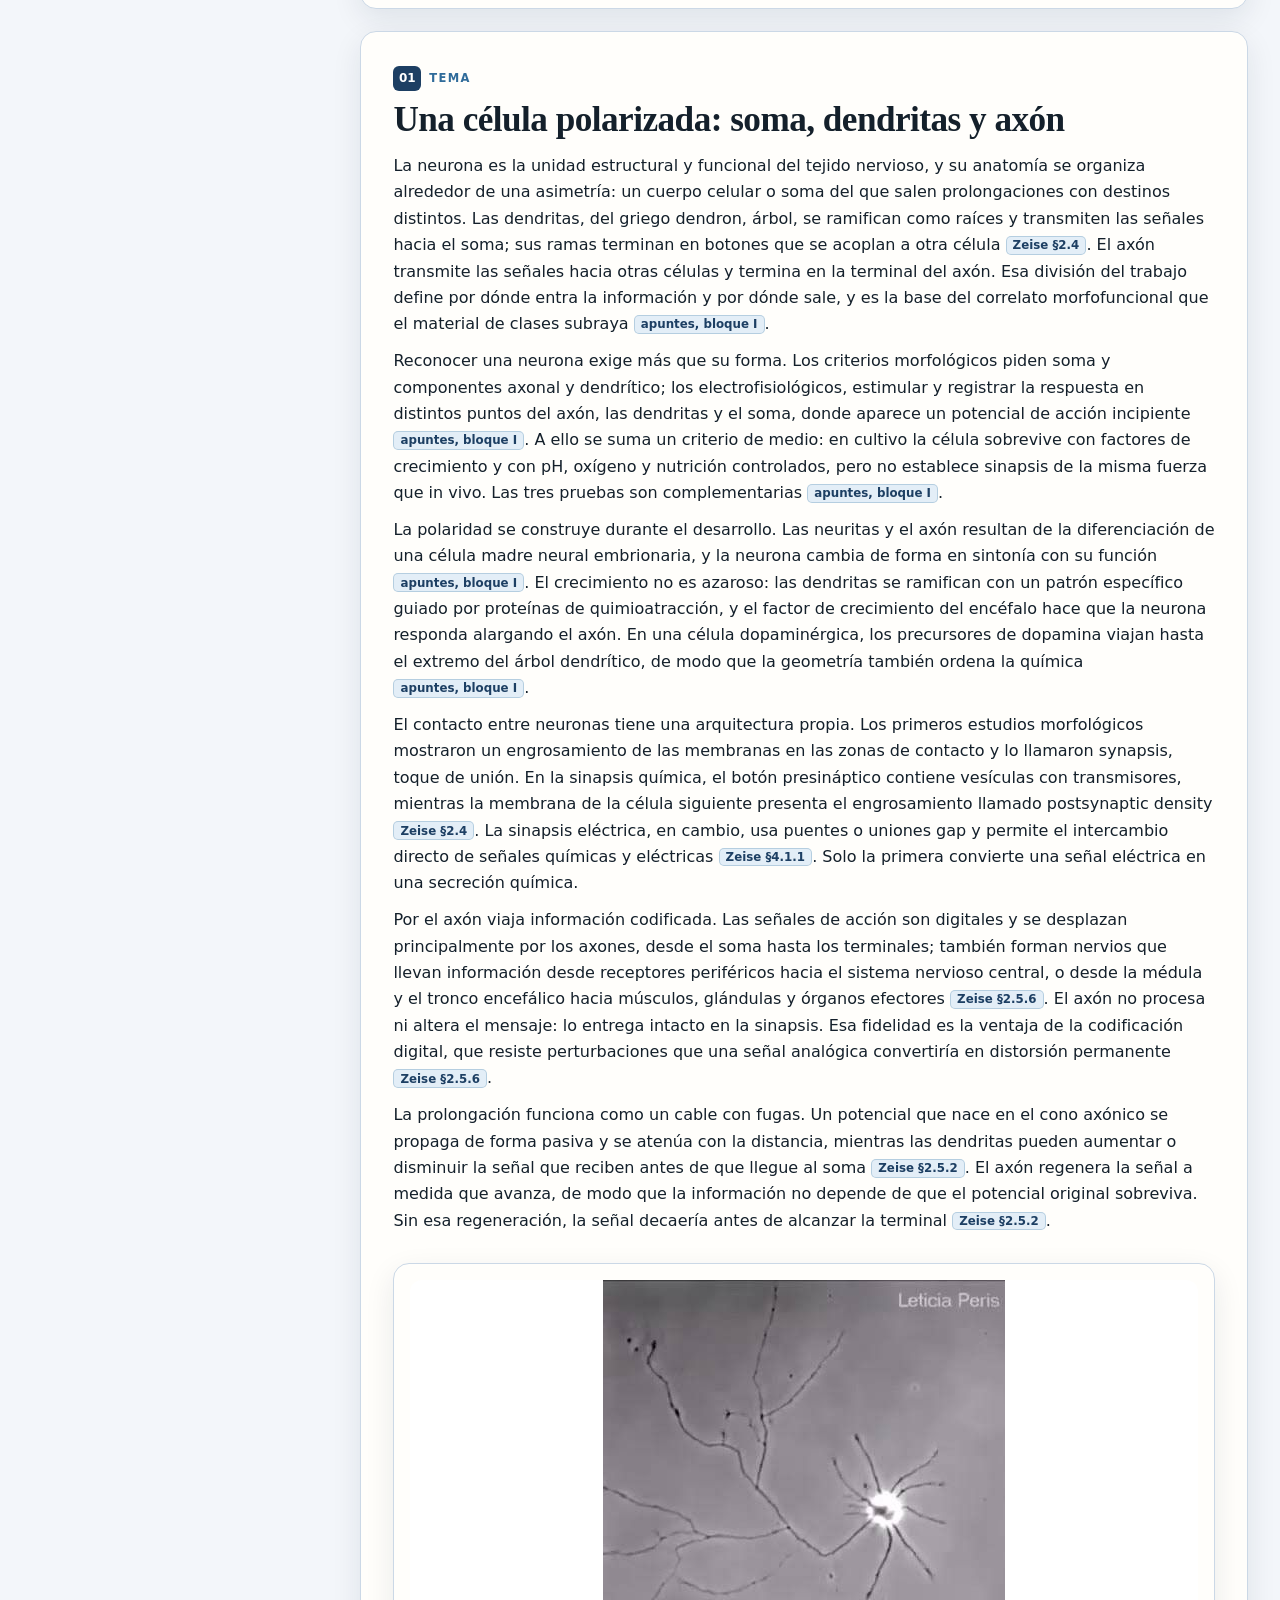
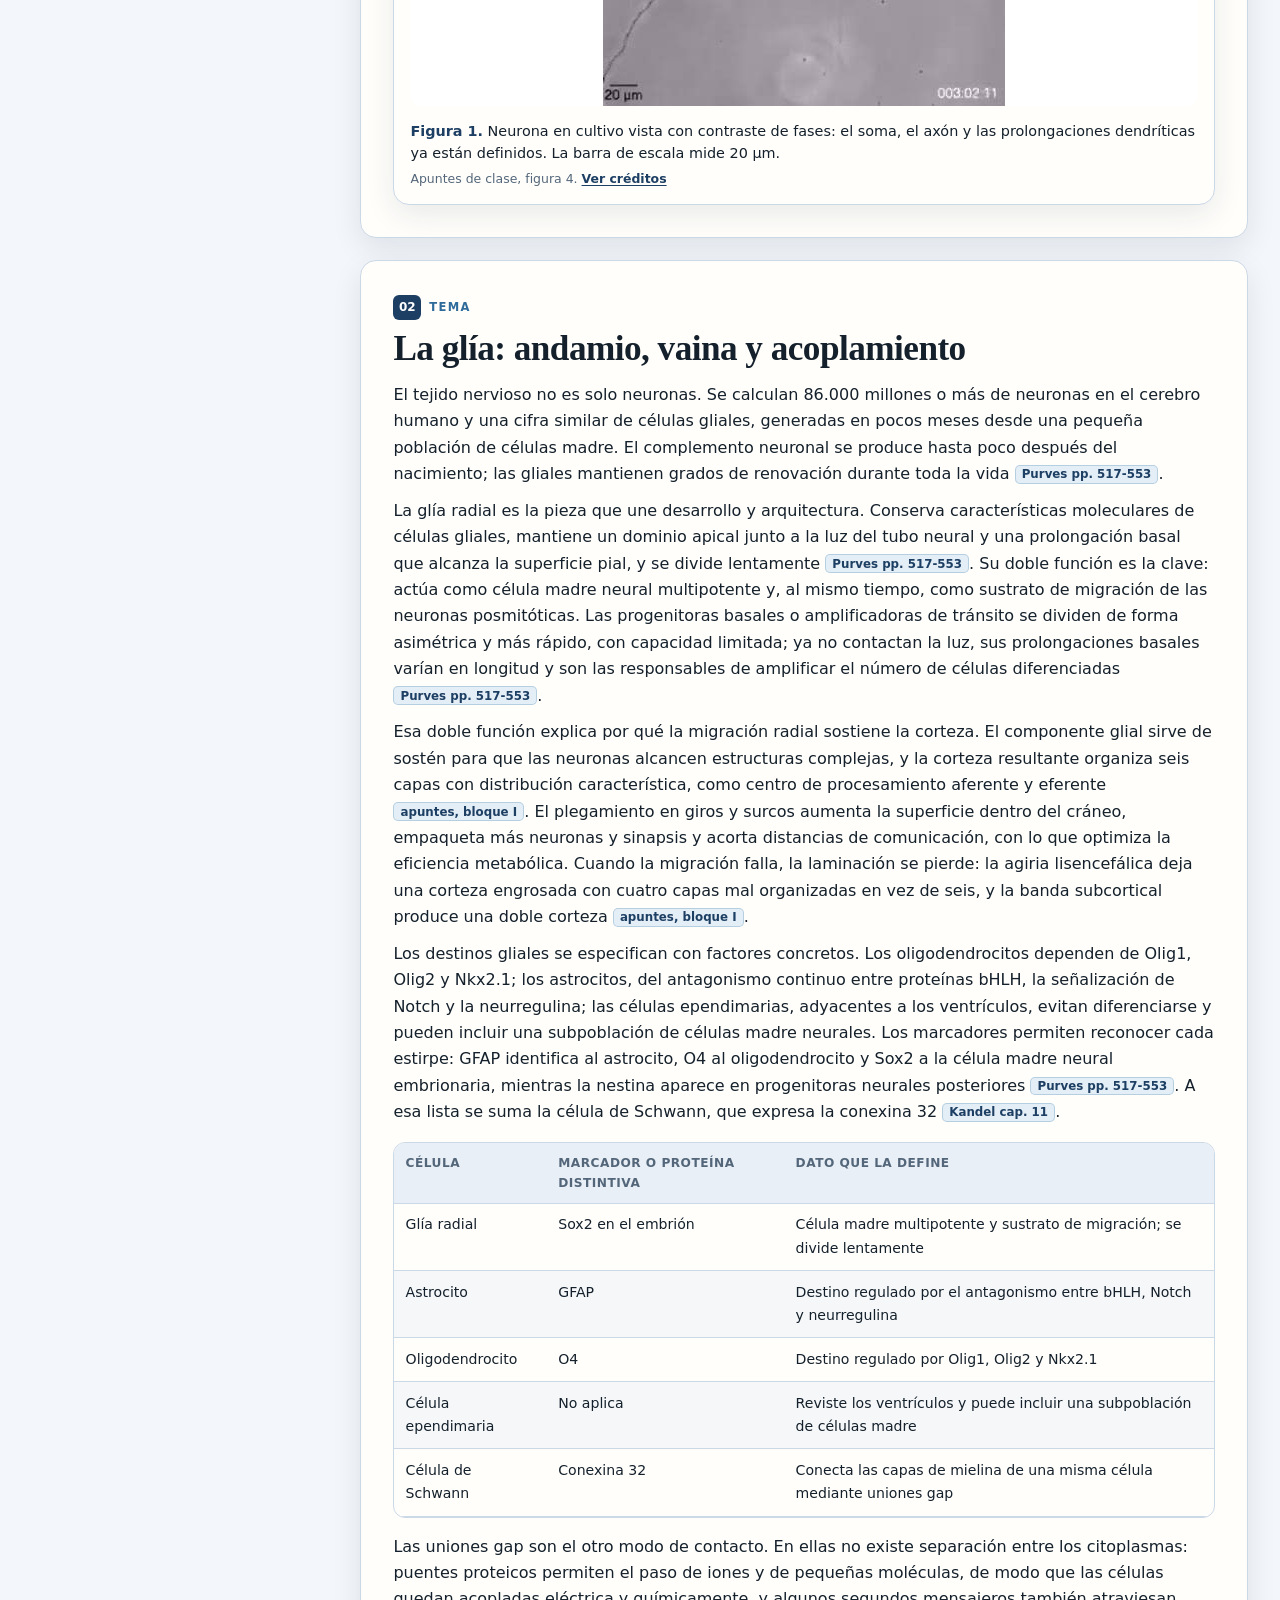
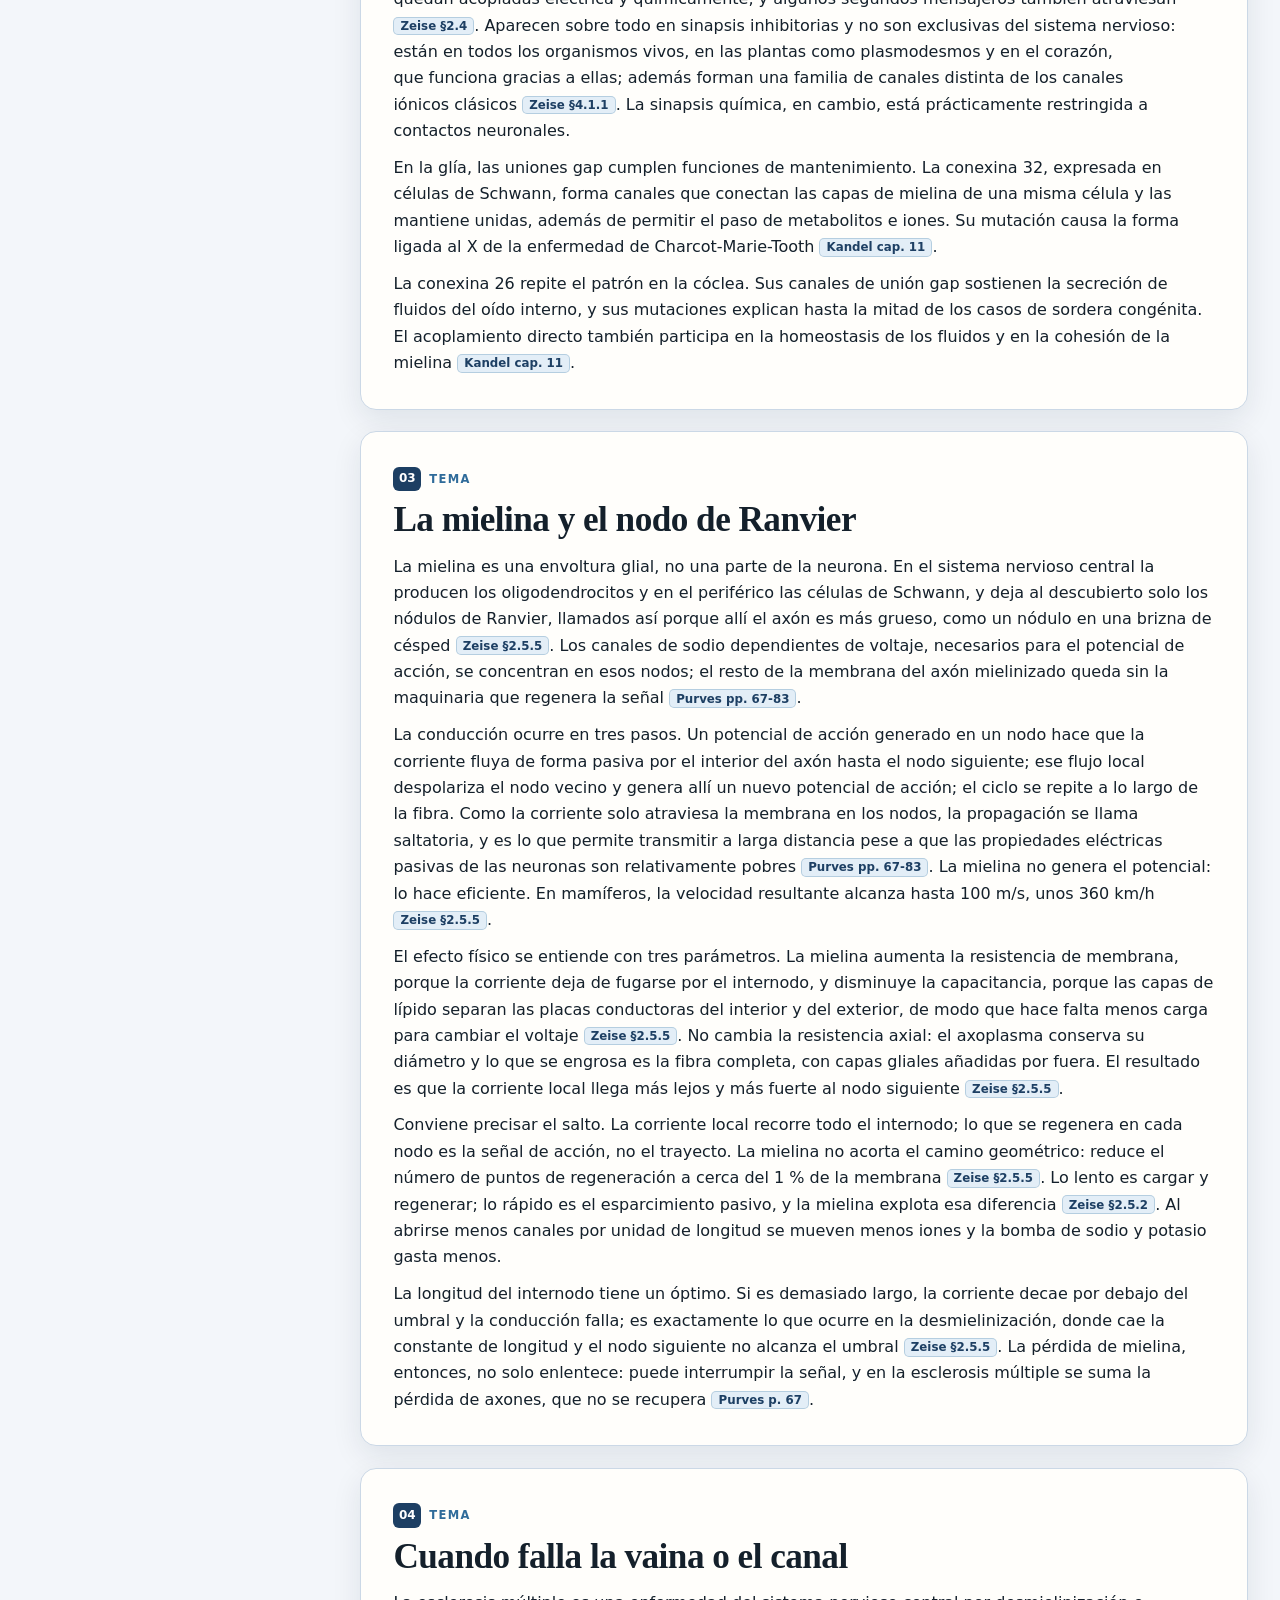
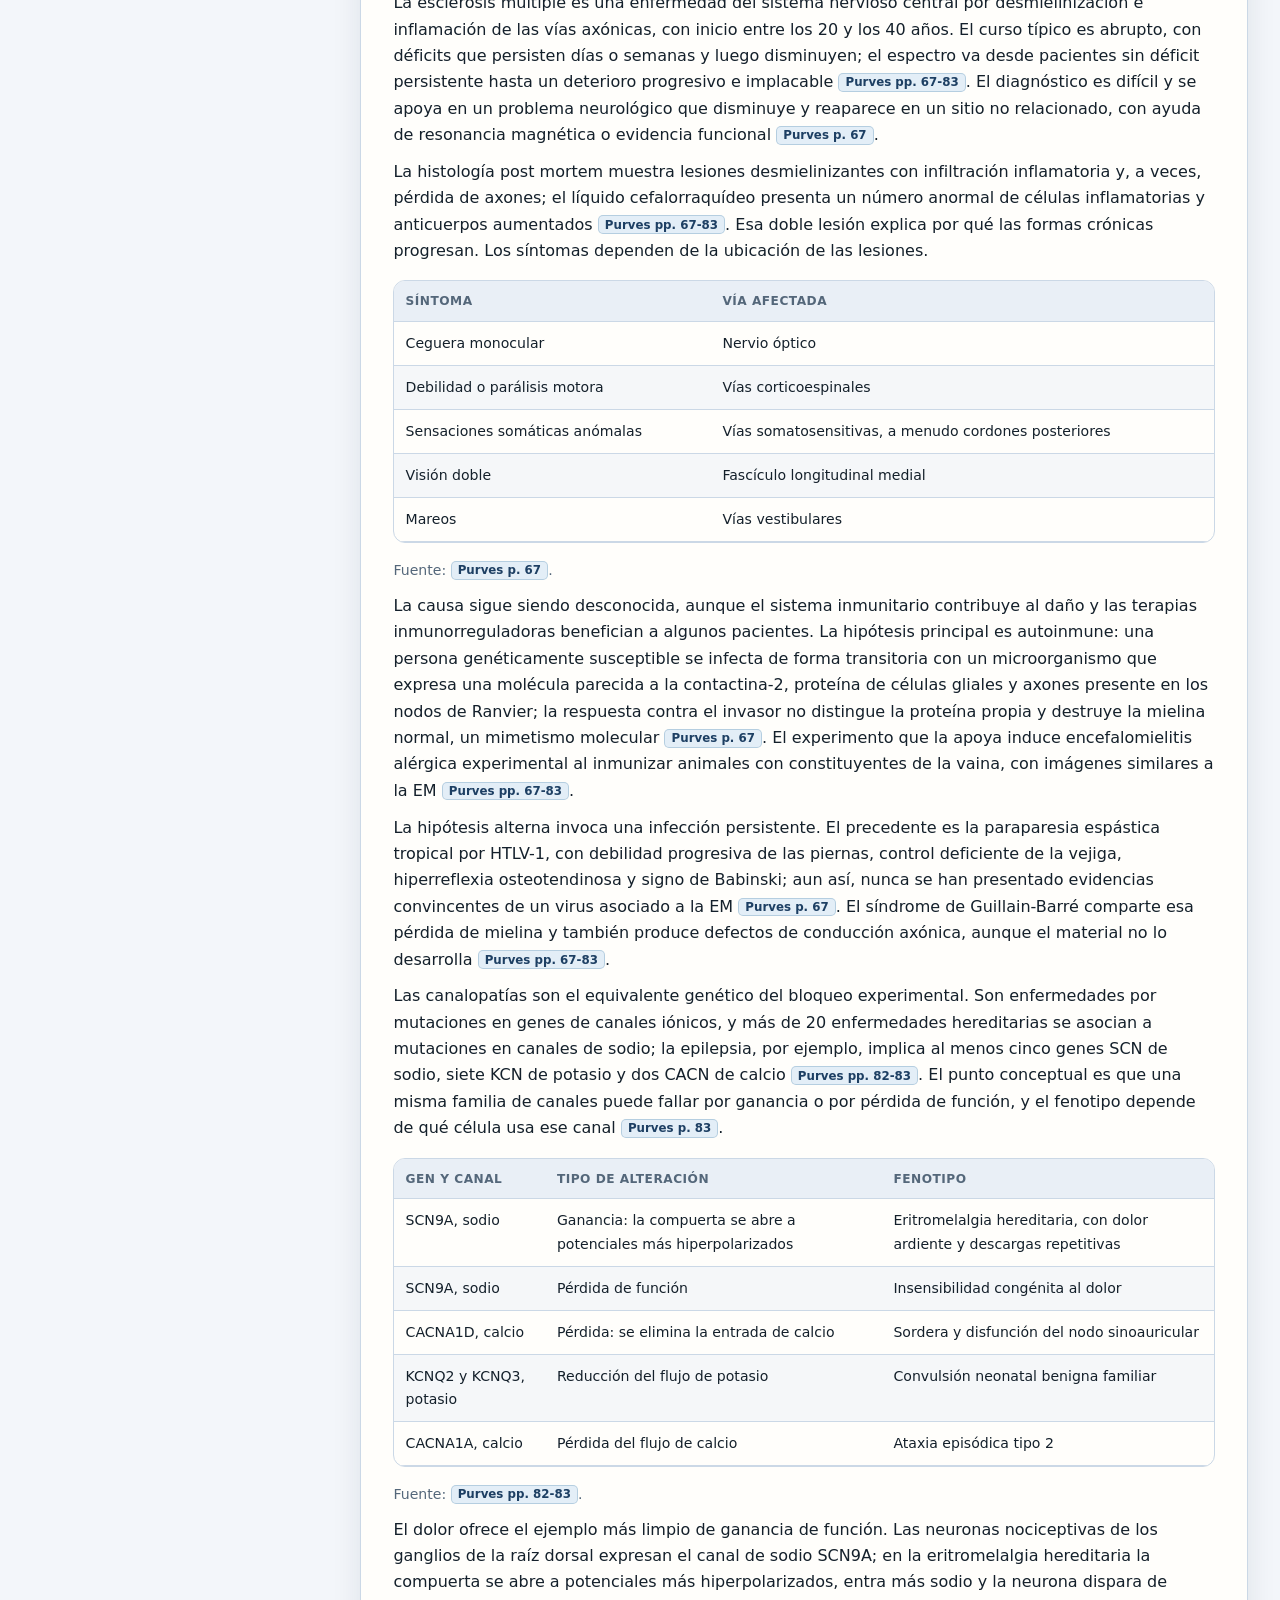
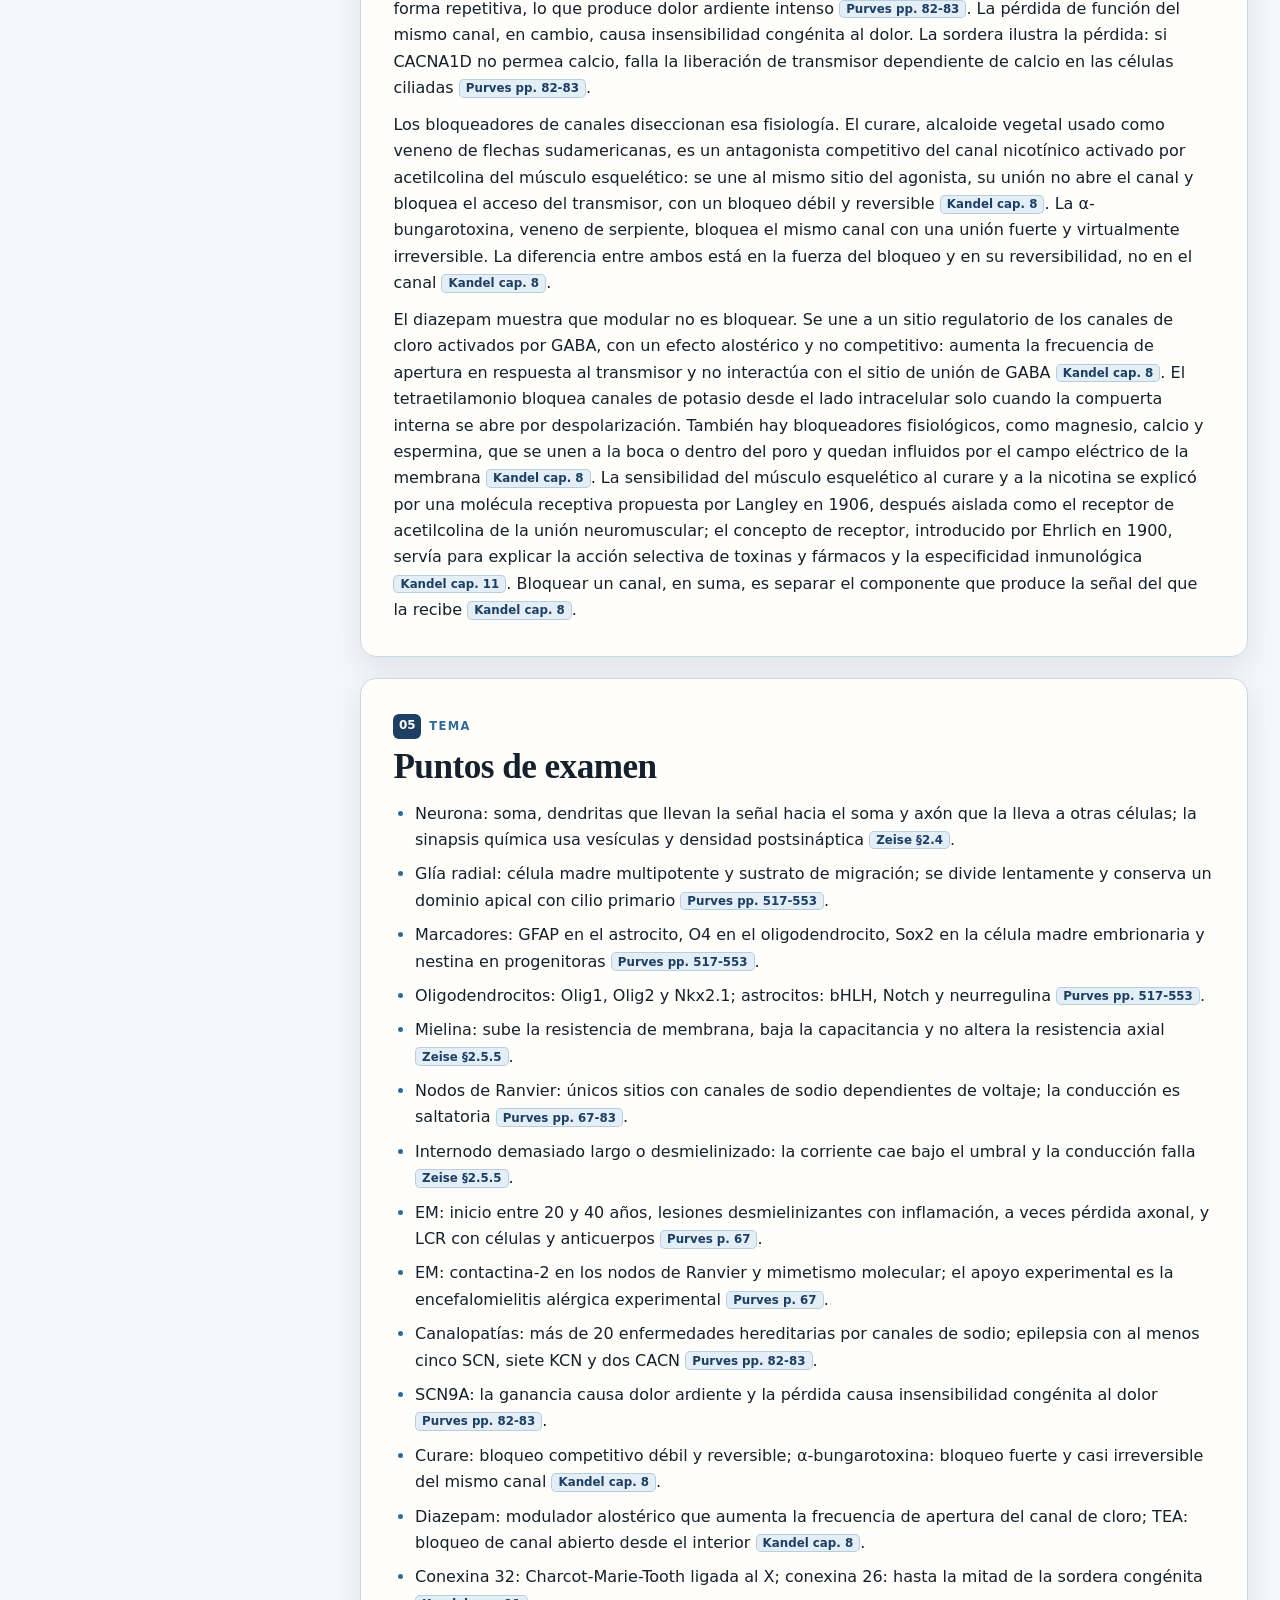
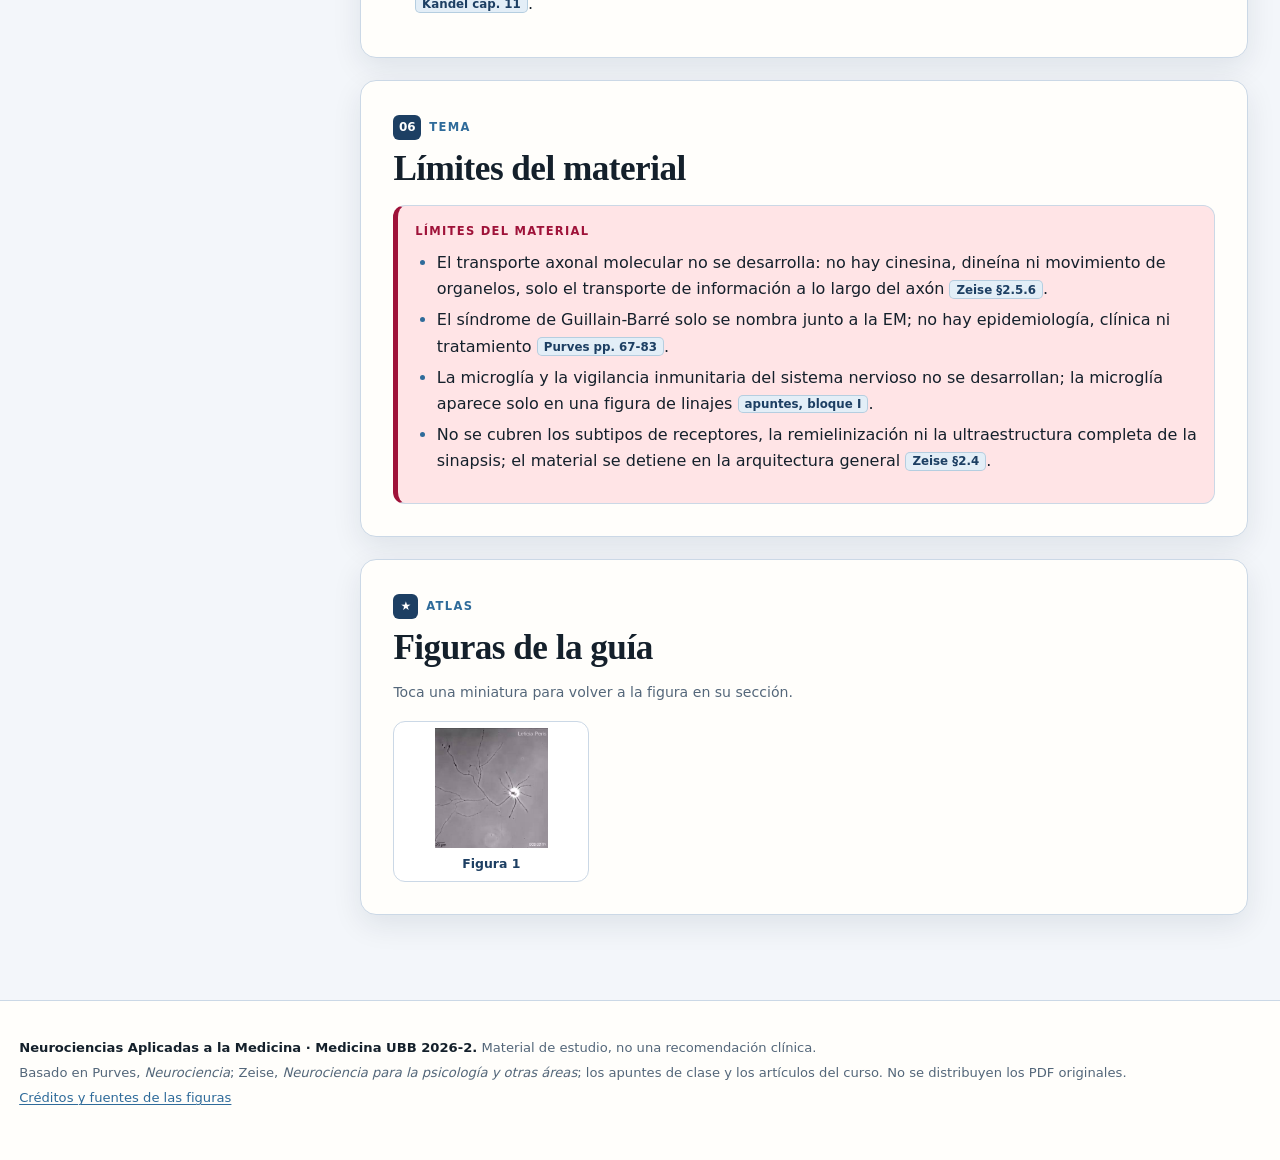
<file: 01_Neurona_y_Glia.html>
<!doctype html>
<html lang="es-CL" data-theme="light">
<head>
<meta charset="utf-8">
<meta name="viewport" content="width=device-width, initial-scale=1">
<title>La neurona y la glía · Neurociencias UBB</title>
<meta name="description" content="La neurona y la glía. Guía de estudio del Certamen 1 de Neurociencias, con citas por fuente.">
<link rel="icon" href="data:image/svg+xml,%3Csvg xmlns='http://www.w3.org/2000/svg' viewBox='0 0 64 64'%3E%3Crect width='64' height='64' rx='14' fill='%231d3f63'/%3E%3Ctext x='32' y='44' font-family='Georgia,serif' font-size='28' fill='%23dbeafe' text-anchor='middle'%3ENe%3C/text%3E%3C/svg%3E">
<meta property="og:title" content="La neurona y la glía · Neurociencias UBB">
<meta property="og:description" content="La neurona y la glía. Guía de estudio del Certamen 1 de Neurociencias, con citas por fuente.">
<meta property="og:type" content="website">
<style>  :root{
    --bg:#f6f4ee;
    --surface:#fffdf8;
    --surface-2:#efeae0;
    --surface-3:#e6dfd1;
    --ink:#1d2a2e;
    --muted:#5d6b70;
    --line:#d8d1c3;
    --brand:#7f1d1d;
    --brand-2:#a33a3a;
    --brand-3:#f7e4e4;
    --accent:#b45309;
    --accent-2:#fef3c7;
    --rose:#9f1239;
    --rose-2:#ffe4e6;
    --blue:#1e3a8a;
    --blue-2:#dbeafe;
    --shadow:0 10px 30px rgba(20,40,40,.08);
    --radius:16px;
    --serif:Georgia,"Iowan Old Style","Palatino Linotype",Palatino,serif;
    --sans:ui-sans-serif,system-ui,-apple-system,"Segoe UI",Roboto,Arial,sans-serif;
  }
  [data-theme="dark"]{
    --bg:#0f1617;
    --surface:#162022;
    --surface-2:#1d2a2c;
    --surface-3:#263638;
    --ink:#e8eeec;
    --muted:#a7b6b2;
    --line:#2c3c3d;
    --brand:#5eead4;
    --brand-2:#2dd4bf;
    --brand-3:#123330;
    --accent:#fbbf24;
    --accent-2:#3a2a0a;
    --rose:#fb7185;
    --rose-2:#3b1119;
    --blue:#93c5fd;
    --blue-2:#12233f;
    --shadow:0 10px 30px rgba(0,0,0,.35);
  }
  *{box-sizing:border-box}
  html{scroll-behavior:smooth}
  body{
    margin:0;
    font-family:var(--sans);
    line-height:1.65;
    color:var(--ink);
    background:var(--bg);
    -webkit-font-smoothing:antialiased;
  }
  a{color:var(--brand-2);text-decoration-thickness:1px;text-underline-offset:2px}
  a:hover{color:var(--brand)}
  :focus-visible{outline:3px solid var(--accent);outline-offset:3px;border-radius:4px}
  .skip-link{
    position:absolute;left:-9999px;top:0;background:var(--surface);color:var(--ink);
    padding:.7rem 1rem;z-index:100;border:1px solid var(--line);border-radius:0 0 10px 0
  }
  .skip-link:focus{left:0}

  /* HERO */
  .hero{
    background:
      radial-gradient(1200px 500px at 85% -10%,rgba(255,255,255,.16),transparent 60%),
      linear-gradient(135deg,#0f2437 0%,#1a3d5c 55%,#2f6b9a 100%);
    color:#f7fbfa;
    padding:clamp(2rem,5vw,4.2rem) clamp(1.2rem,4vw,3rem) clamp(2.4rem,5vw,3.6rem);
    position:relative;
    overflow:hidden;
  }
  .hero::after{
    content:"";position:absolute;right:-120px;bottom:-160px;width:420px;height:420px;
    border:1px solid rgba(255,255,255,.18);border-radius:50%;
    box-shadow:0 0 0 40px rgba(255,255,255,.04),0 0 0 90px rgba(255,255,255,.03);
    pointer-events:none;
  }
  .hero-inner{max-width:1120px;margin:0 auto;position:relative;z-index:1}
  .eyebrow{
    display:inline-flex;align-items:center;gap:.5rem;
    font-size:.78rem;letter-spacing:.14em;text-transform:uppercase;
    color:#b9d3e8;font-weight:700;margin:0 0 1rem
  }
  .eyebrow::before{content:"";width:28px;height:1px;background:#b9d3e8;display:inline-block}
  .hero h1{
    font-family:var(--serif);
    font-size:clamp(1.9rem,4.2vw,3.2rem);
    line-height:1.08;
    margin:0 0 .7rem;
    letter-spacing:-.02em;
    max-width:26ch;
    text-wrap:balance;
  }
  .hero .lede{
    font-size:clamp(1.02rem,2vw,1.28rem);
    max-width:70ch;color:#d9e8f4;margin:.4rem 0 1.6rem
  }
  .hero .lede em{color:#fff}
  .meta-grid{
    display:grid;grid-template-columns:repeat(auto-fit,minmax(168px,1fr));
    gap:.75rem;margin:1.6rem 0 1.2rem;max-width:1120px
  }
  .meta-grid div{
    background:rgba(255,255,255,.08);
    border:1px solid rgba(255,255,255,.16);
    border-radius:12px;padding:.7rem .85rem;backdrop-filter:blur(3px)
  }
  .meta-grid span{
    display:block;font-size:.7rem;letter-spacing:.1em;text-transform:uppercase;
    color:#a9cbe4;font-weight:700;margin-bottom:.2rem
  }
  .meta-grid strong{font-size:.92rem;font-weight:600;color:#f7fbfa;line-height:1.35}
  .hero-actions{display:flex;flex-wrap:wrap;gap:.6rem;margin-top:1.1rem}
  .btn{
    appearance:none;border:1px solid rgba(255,255,255,.28);
    background:rgba(255,255,255,.10);color:#fff;
    padding:.62rem .95rem;border-radius:10px;font:inherit;font-size:.9rem;font-weight:650;
    cursor:pointer;transition:background .15s ease,transform .15s ease
  }
  .btn:hover{background:rgba(255,255,255,.2);transform:translateY(-1px)}
  .btn.primary{background:#fff;color:#10324c;border-color:#fff}
  .btn.primary:hover{background:#eaf4fb}

  /* LAYOUT */
  .shell{
    max-width:1420px;margin:0 auto;
    display:grid;grid-template-columns:290px minmax(0,1fr);
    gap:clamp(1rem,3vw,2.4rem);
    padding:2rem clamp(1rem,3vw,2rem) 4rem;
    align-items:start;
  }
  .sidebar{
    position:sticky;top:1rem;align-self:start;
    max-height:calc(100vh - 2rem);overflow:auto;
    background:var(--surface);border:1px solid var(--line);
    border-radius:var(--radius);padding:1rem;
    box-shadow:var(--shadow);
    scrollbar-width:thin;
  }
  .sidebar h2{
    font-family:var(--sans);font-size:.72rem;letter-spacing:.12em;text-transform:uppercase;
    color:var(--muted);margin:.2rem 0 .7rem
  }
  .toc{list-style:none;margin:0;padding:0;font-size:.9rem}
  .toc li{margin:.12rem 0}
  .toc a{
    display:block;padding:.42rem .55rem;border-radius:8px;color:var(--ink);
    text-decoration:none;border-left:3px solid transparent;line-height:1.3
  }
  .toc a:hover{background:var(--surface-2)}
  .toc a.active{background:var(--brand-3);border-left-color:var(--brand-2);font-weight:700;color:var(--brand)}
  .toc .figs{
    margin-top:.9rem;padding-top:.8rem;border-top:1px solid var(--line);
    display:flex;flex-wrap:wrap;gap:.35rem;align-items:center;font-size:.82rem;color:var(--muted)
  }
  .toc .figs a{
    display:inline-flex;align-items:center;justify-content:center;
    min-width:1.7rem;height:1.7rem;border:1px solid var(--line);border-radius:7px;
    padding:0 .45rem;background:var(--surface-2);font-weight:700;color:var(--brand)
  }
  main{min-width:0}
  .card{
    background:var(--surface);border:1px solid var(--line);border-radius:var(--radius);
    padding:clamp(1.1rem,2.6vw,2rem);box-shadow:var(--shadow);margin:1.35rem 0;
    scroll-margin-top:1rem;
  }
  .card > :first-child{margin-top:0}
  .card > :last-child{margin-bottom:0}
  .section-kicker{
    display:inline-flex;align-items:center;gap:.5rem;
    font-size:.72rem;letter-spacing:.12em;text-transform:uppercase;
    color:var(--brand-2);font-weight:800;margin-bottom:.45rem
  }
  .section-kicker .n{
    display:inline-flex;align-items:center;justify-content:center;
    min-width:1.55rem;height:1.55rem;padding:0 .35rem;border-radius:6px;
    background:var(--brand);color:#fff;font-size:.75rem;letter-spacing:0
  }
  h2{
    font-family:var(--serif);font-size:clamp(1.55rem,3.2vw,2.2rem);
    line-height:1.15;margin:.1rem 0 .8rem;letter-spacing:-.015em;text-wrap:balance
  }
  h3{font-family:var(--serif);font-size:clamp(1.18rem,2.2vw,1.45rem);line-height:1.25;margin:1.6rem 0 .55rem}
  h4{font-size:1rem;margin:1.2rem 0 .4rem;letter-spacing:.01em}
  p{margin:.65rem 0}
  ul,ol{margin:.55rem 0 .8rem;padding-left:1.35rem}
  li{margin:.28rem 0}
  li::marker{color:var(--brand-2)}
  strong{font-weight:750}
  em{font-style:italic}
  .cite{
    display:inline-block;font-size:.74rem;font-weight:700;line-height:1.2;
    color:var(--brand);background:var(--brand-3);
    border:1px solid color-mix(in srgb,var(--brand-2) 25%,transparent);
    padding:.08rem .38rem;border-radius:5px;white-space:nowrap;vertical-align:.08em
  }
  .small{font-size:.88rem;color:var(--muted)}
  .th-abbr{display:none}
  .muted{color:var(--muted)}

  /* CALLOUTS */
  .keybox,.databox,.warnbox,.quotebox{
    border-radius:12px;padding:1rem 1.05rem;margin:1rem 0;border:1px solid var(--line)
  }
  .keybox{background:var(--brand-3);border-left:5px solid var(--brand-2)}
  .databox{background:var(--accent-2);border-left:5px solid var(--accent)}
  .warnbox{background:var(--rose-2);border-left:5px solid var(--rose)}
  .quotebox{background:var(--surface-2);border-left:5px solid var(--blue);font-family:var(--serif);font-size:1.05rem}
  .box-title{
    display:block;font-family:var(--sans);font-size:.72rem;letter-spacing:.11em;
    text-transform:uppercase;font-weight:800;margin-bottom:.35rem
  }
  .keybox .box-title{color:var(--brand)}
  .databox .box-title{color:var(--accent)}
  .warnbox .box-title{color:var(--rose)}
  .quotebox .box-title{color:var(--blue)}

  /* GRIDS */
  .grid-2{display:grid;grid-template-columns:repeat(auto-fit,minmax(260px,1fr));gap:1rem;margin:1rem 0}
  .grid-3{display:grid;grid-template-columns:repeat(auto-fit,minmax(185px,1fr));gap:.85rem;margin:1rem 0}
  .stat{
    background:var(--surface-2);border:1px solid var(--line);border-radius:12px;
    padding:.9rem 1rem
  }
  .stat b{display:block;font-family:var(--serif);font-size:1.65rem;line-height:1.1;color:var(--brand)}
  .stat span{display:block;font-size:.82rem;color:var(--muted);margin-top:.25rem}
  .mini-card{
    background:var(--surface-2);border:1px solid var(--line);border-radius:12px;padding:.9rem 1rem
  }
  .mini-card h4{margin:.05rem 0 .35rem;font-size:.98rem}
  .mini-card p,.mini-card ul{font-size:.9rem;margin:.35rem 0}
  .tag{
    display:inline-block;font-size:.72rem;font-weight:800;letter-spacing:.04em;
    padding:.15rem .5rem;border-radius:999px;background:var(--brand-3);color:var(--brand);
    border:1px solid color-mix(in srgb,var(--brand-2) 25%,transparent)
  }
  .tag.amber{background:var(--accent-2);color:var(--accent);border-color:color-mix(in srgb,var(--accent) 25%,transparent)}
  .tag.rose{background:var(--rose-2);color:var(--rose);border-color:color-mix(in srgb,var(--rose) 25%,transparent)}

  /* TABLES */
  .table-wrap{
    overflow-x:auto;border:1px solid var(--line);border-radius:12px;margin:1rem 0;
    background:var(--surface);-webkit-overflow-scrolling:touch
  }
  table{width:100%;border-collapse:collapse;font-size:.88rem;min-width:720px}
  caption{
    caption-side:top;text-align:left;padding:.8rem .9rem .2rem;
    font-size:.82rem;color:var(--muted);font-weight:600
  }
  th,td{padding:.62rem .7rem;border-bottom:1px solid var(--line);vertical-align:top;text-align:left}
  th{
    background:var(--surface-2);font-size:.76rem;letter-spacing:.04em;text-transform:uppercase;
    color:var(--muted);font-weight:800;position:sticky;top:0;z-index:1
  }
  tbody tr:nth-child(even) td{background:color-mix(in srgb,var(--surface-2) 45%,var(--surface))}
  tbody tr:hover td{background:var(--brand-3)}
  td.nw{white-space:nowrap}
  .t1{min-width:1180px;font-size:.8rem}
  .t1 th,.t1 td{padding:.5rem .55rem}
  .t1 td:first-child{font-weight:650}

  /* FIGURES */
  figure.diagram{
    margin:1.25rem 0;background:#fbfaf6;border:1px solid #d8d1c3;border-radius:14px;
    padding:1rem;color:#1d2a2e;box-shadow:0 4px 16px rgba(20,40,40,.05)
  }
  figure.diagram svg{display:block;width:100%;height:auto}
  figure.diagram figcaption{font-size:.86rem;color:#5d6b70;margin:.75rem .15rem 0;line-height:1.5}
  figure.diagram figcaption b{color:#1d2a2e}
  .fig-label{
    display:inline-block;font-size:.72rem;letter-spacing:.1em;text-transform:uppercase;
    font-weight:800;color:#1d3f63;background:#e3eef7;border:1px solid #a9cbe4;
    padding:.15rem .5rem;border-radius:999px;margin-bottom:.6rem
  }

  /* DETAILS Q&A */
  details.qa{
    border:1px solid var(--line);border-radius:12px;background:var(--surface-2);
    padding:.2rem .9rem;margin:.55rem 0
  }
  details.qa summary{
    cursor:pointer;font-weight:700;padding:.65rem 0;list-style:none;
    display:flex;gap:.55rem;align-items:flex-start
  }
  details.qa summary::-webkit-details-marker{display:none}
  details.qa summary::before{
    content:"+";flex:0 0 auto;display:inline-flex;align-items:center;justify-content:center;
    width:1.35rem;height:1.35rem;border-radius:6px;background:var(--brand);color:#fff;
    font-weight:800;font-size:.95rem;line-height:1;margin-top:.1rem
  }
  details.qa[open] summary::before{content:"−"}
  details.qa .answer{padding:.1rem 0 .9rem 1.95rem;font-size:.94rem}
  details.qa .answer p:first-child{margin-top:0}
  .qa-tools{display:flex;gap:.5rem;flex-wrap:wrap;margin:.7rem 0 1rem}
  .qa-tools button{
    font:inherit;font-size:.82rem;font-weight:700;cursor:pointer;
    background:var(--surface);color:var(--ink);border:1px solid var(--line);
    padding:.4rem .65rem;border-radius:8px
  }
  .qa-tools button:hover{background:var(--brand-3);border-color:var(--brand-2)}

  /* CHECKLIST */
  .checklist{list-style:none;padding-left:0}
  .checklist li{padding-left:1.7rem;position:relative;margin:.45rem 0}
  .checklist li::before{
    content:"✓";position:absolute;left:0;top:.05rem;color:var(--brand-2);font-weight:900
  }

  /* FOOTER */
  footer{
    border-top:1px solid var(--line);background:var(--surface);
    padding:2rem clamp(1rem,4vw,3rem);color:var(--muted);font-size:.86rem
  }
  footer .foot-inner{max-width:1120px;margin:0 auto;display:flex;gap:1rem;flex-wrap:wrap;justify-content:space-between}
  footer strong{color:var(--ink)}

  @media (max-width:980px){
    .shell{grid-template-columns:1fr;padding-top:1.2rem}
    .sidebar{position:static;max-height:none;order:-1}
    .toc{display:grid;grid-template-columns:repeat(auto-fit,minmax(220px,1fr));gap:.1rem}
  }
  @media (max-width:560px){
    .hero h1{max-width:none}
    .meta-grid{grid-template-columns:1fr}
    .card{padding:1rem}
    table{font-size:.82rem}
  }
  @media print{
    :root{--bg:#fff;--surface:#fff;--surface-2:#f3f3f3;--surface-3:#eee;--ink:#111;--muted:#444;--line:#bbb;--shadow:none}
    @page{margin:12mm}
    body{background:#fff;font-size:10.5pt}
    .table-wrap{overflow:visible!important;border:none!important}
    table{min-width:0!important;width:100%!important;font-size:6.4pt!important;table-layout:fixed}
    .t1{min-width:0!important;font-size:6.4pt!important}
    .t1 th:nth-child(1){width:13%}
    .t1 th:nth-child(2){width:6%}
    .t1 th:nth-child(3){width:11%}
    .t1 th:nth-child(4){width:11%}
    .t1 th:nth-child(5){width:7%}
    .t1 th:nth-child(6){width:6%}
    .t1 th:nth-child(7){width:17%}
    .t1 th:nth-child(8){width:18%}
    .t1 th:nth-child(9){width:7%}
    th,td{padding:.2rem .2rem!important;word-break:normal;overflow-wrap:anywhere;hyphens:auto}
    th{position:static!important;word-break:normal!important;overflow-wrap:normal!important;hyphens:none!important}
    thead{display:table-header-group}
    .hero{background:#fff;color:#111;padding:0 0 1rem;border-bottom:2px solid #111}
    .hero .lede,.meta-grid span{color:#333}
    .meta-grid div{background:#f4f4f4;border-color:#ccc}
    .meta-grid strong{color:#111}
    .hero-actions,.sidebar,.skip-link,.qa-tools{display:none!important}
    .shell{display:block;max-width:none;padding:0}
    .card{box-shadow:none;border:1px solid #ccc;break-inside:avoid;page-break-inside:avoid}
    h2,h3{break-after:avoid}
    figure.diagram,.table-wrap,details.qa{break-inside:avoid;page-break-inside:avoid}
    .th-full{display:none}
    .th-abbr{display:inline}
    a{color:#111;text-decoration:none}
  }
  p,li,td,figcaption{text-wrap:pretty}
  blockquote{
    margin:1.1rem 0;padding:.9rem 1.1rem;background:var(--surface-2);
    border-left:4px solid var(--brand-2);border-radius:0 12px 12px 0;color:var(--ink)
  }
  blockquote p{margin:.4rem 0}
  .guide-grid{display:grid;grid-template-columns:repeat(auto-fit,minmax(280px,1fr));gap:1rem;margin:1.2rem 0}
  .guide-grid a{display:block;text-decoration:none;color:inherit;background:var(--surface);
    border:1px solid var(--line);border-radius:var(--radius);padding:1rem 1.1rem;box-shadow:var(--shadow);
    transition:transform .15s ease,border-color .15s ease}
  .guide-grid a:hover{transform:translateY(-2px);border-color:var(--brand-2)}
  .guide-grid a:focus-visible{outline:3px solid var(--accent);outline-offset:3px}
  .guide-grid .gn{font-family:var(--serif);font-size:1.6rem;color:var(--brand-2);line-height:1}
  .guide-grid h3{margin:.3rem 0 .4rem;font-size:1.05rem;font-family:var(--sans);font-weight:700;color:var(--ink)}
  .guide-grid p{margin:0;font-size:.9rem;color:var(--muted)}
  .badges{display:flex;flex-wrap:wrap;gap:.4rem;margin-top:.7rem}
  .badges span{font-size:.72rem;font-weight:700;letter-spacing:.03em;background:var(--brand-3);
    color:var(--brand);border-radius:999px;padding:.18rem .55rem}
  caption{caption-side:top;text-align:left;font-size:.82rem;font-weight:700;color:var(--muted);padding:.2rem .2rem .5rem}

/* ===== Neurociencias: azul profundo y ámbar sobre el sistema visual de Semio C3 ===== */
:root{
  --bg:#f3f6fa;
  --surface:#fffefb;
  --surface-2:#e9eff6;
  --surface-3:#dae4ef;
  --ink:#14202b;
  --muted:#54677a;
  --line:#cbd8e6;
  --brand:#1d3f63;
  --brand-2:#2f6b9a;
  --brand-3:#e3eef7;
  --accent:#b45309;
  --accent-2:#fef3c7;
  --rose:#9f1239;
  --rose-2:#ffe4e6;
  --blue:#1e3a8a;
  --blue-2:#dbeafe;
  --shadow:0 10px 30px rgba(16,36,56,.09);
}
[data-theme="dark"]{
  --bg:#0e141a;
  --surface:#151e26;
  --surface-2:#1c2833;
  --surface-3:#26333f;
  --ink:#e9f1f7;
  --muted:#a4b6c6;
  --line:#2b3a47;
  --brand:#7dd3fc;
  --brand-2:#38bdf8;
  --brand-3:#0d2a3c;
  --accent:#fbbf24;
  --accent-2:#3a2a0a;
  --rose:#fb7185;
  --rose-2:#3b1119;
  --blue:#93c5fd;
  --blue-2:#12233f;
  --shadow:0 10px 30px rgba(0,0,0,.42);
}
.site-footer{
  max-width:1280px;margin:0 auto;padding:2rem 1.2rem 3rem;
  color:var(--muted);font-size:.82rem;line-height:1.6;
  border-top:1px solid var(--line);
}
.site-footer p{margin:.25rem 0}
.table-source{margin-top:.4rem}
.exam-list li{margin:.5rem 0}
.cert-grid{display:grid;grid-template-columns:repeat(auto-fit,minmax(320px,1fr));gap:1.2rem;margin:1.4rem 0}
.cert-card{display:block;background:var(--surface);border:1px solid var(--line);border-radius:var(--radius);padding:1.5rem;text-decoration:none;color:inherit;box-shadow:var(--shadow);transition:transform .15s ease,border-color .15s ease}
.cert-card:hover{transform:translateY(-2px);border-color:var(--brand-2)}
.cert-card h3{margin:.2rem 0 .6rem;font-size:1.45rem}
.cert-card p{color:var(--muted);margin:.4rem 0 1rem}
.cert-card .big{font-family:var(--serif);font-size:2.6rem;color:var(--brand);line-height:1}

/* ===== Figuras de Robbins ===== */
.fig{
  margin:1.8rem 0;padding:1rem;background:var(--surface);
  border:1px solid var(--line);border-radius:var(--radius);box-shadow:var(--shadow);
}
.fig-open{
  display:block;background:#fff;border-radius:calc(var(--radius) - 4px);
  overflow:hidden;cursor:zoom-in;line-height:0;text-align:center;
}
.fig-open img{display:block;width:auto;max-width:100%;height:auto;margin:0 auto}
.fig figcaption{margin-top:.85rem;font-size:.9rem;line-height:1.55;color:var(--ink)}
.fig figcaption strong{color:var(--brand)}
.fig-source{display:block;margin-top:.35rem;font-size:.78rem;color:var(--muted);line-height:1.45}
.fig-source a{color:var(--brand);font-weight:600}
.fig-grid{
  display:grid;grid-template-columns:repeat(auto-fill,minmax(160px,1fr));
  gap:.8rem;margin-top:1rem;
}
.fig-thumb{
  display:flex;flex-direction:column;gap:.35rem;text-decoration:none;
  color:var(--muted);font-size:.78rem;background:#fff;border:1px solid var(--line);
  border-radius:calc(var(--radius) - 4px);padding:.4rem;
  transition:border-color .15s ease,transform .15s ease;
}
.fig-thumb:hover{border-color:var(--brand-2);transform:translateY(-1px)}
.fig-thumb img{width:100%;height:120px;object-fit:contain;background:#fff}
.fig-thumb span{text-align:center;font-weight:700;color:var(--brand)}
.fig-dialog{
  position:fixed;inset:0;margin:auto;width:fit-content;height:fit-content;
  max-width:min(96vw,1500px);max-height:92dvh;overflow:auto;overscroll-behavior:contain;
  background:var(--surface);color:var(--ink);border:1px solid var(--line);
  border-radius:var(--radius);padding:1rem;box-shadow:0 20px 60px rgba(0,0,0,.45);
}
.fig-dialog::backdrop{background:rgba(10,18,26,.84)}
.fig-dialog img{
  display:block;max-width:min(94vw,1400px);max-height:80vh;width:auto;height:auto;
  margin:0 auto;background:#fff;
}
.fig-dialog p{margin:.8rem 0 0;color:var(--muted);font-size:.9rem;line-height:1.5}
.fig-dialog-close{
  position:absolute;top:.6rem;right:.6rem;z-index:2;
  background:var(--brand);color:#fff;border:0;border-radius:999px;
  padding:.3rem .8rem;font:inherit;font-size:.8rem;font-weight:700;cursor:pointer;
}
@media(max-width:600px){
  .fig{padding:.6rem;margin:1.2rem 0}
  .fig-grid{grid-template-columns:repeat(2,1fr)}
  .fig-thumb img{height:90px}
}
@media print{
  .fig{break-inside:avoid;box-shadow:none;border:1px solid #ccc;padding:.4rem}
  .fig-open{cursor:default}
  .fig-open img{max-height:9.5cm;width:auto;margin:0 auto}
  .fig-grid,.fig-dialog{display:none!important}
  .fig-source a{color:#333}
}
</style>
</head>
<body>
<a class="skip-link" href="#contenido">Saltar al contenido</a>

<header class="hero">
  <div class="hero-inner">
    <p class="eyebrow">Certamen 1 · Neurociencias Aplicadas a la Medicina</p>
    <h1>01. La neurona y la glía</h1>
    <p class="lede">Guía 01 de 08. 3.267 palabras. 78 citas y 18 filas de tabla. 1 figuras seleccionadas.</p>
    <div class="meta-grid"><div><span>Guía</span><strong>01 de 08</strong></div><div><span>Fuentes</span><strong>Zeise · Purves · apuntes, bloque I</strong></div><div><span>Citas</span><strong>78</strong></div><div><span>Figuras</span><strong>1</strong></div><div><span>Tablas</span><strong>18</strong></div><div><span>Palabras</span><strong>3.267</strong></div></div>
    <div class="hero-actions">
      <button class="btn primary" id="printBtn" type="button">Imprimir / guardar PDF</button>
      <button class="btn" id="themeBtn" type="button" aria-pressed="false">Modo oscuro</button>
      <a class="btn" href="#alcance">Empezar por el alcance</a>
    </div>
  </div>
</header>

<div class="shell">
  <aside class="sidebar" aria-label="Índice de la guía">
    <h2>Contenido</h2>
    <nav>
      <ul class="toc">
        <li><a href="#esencial">Lo esencial en 60 segundos</a></li>
        <li><a href="#alcance">Alcance y método</a></li>
        <li><a href="#sec-01-una-celula-polarizada-soma-dendritas-y-axon">Una célula polarizada: soma, dendritas y axón</a></li>
        <li><a href="#sec-02-la-glia-andamio-vaina-y-acoplamiento">La glía: andamio, vaina y acoplamiento</a></li>
        <li><a href="#sec-03-la-mielina-y-el-nodo-de-ranvier">La mielina y el nodo de Ranvier</a></li>
        <li><a href="#sec-04-cuando-falla-la-vaina-o-el-canal">Cuando falla la vaina o el canal</a></li>
        <li><a href="#sec-05-puntos-de-examen">Puntos de examen</a></li>
        <li><a href="#sec-06-limites-del-material">Límites del material</a></li>
        <li><a href="#atlas">Figuras de la guía</a></li>
      </ul>
      <div class="figs">
<a href="index.html" title="Índice del certamen">Índice</a>
        <a href="02_Nace_Neurodesarrollo.html" title="Nace: neurodesarrollo temprano">02</a>
        <a href="manual.html" title="Manual del Certamen 1">Manual</a>
      </div>
    </nav>
  </aside>

  <main id="contenido">
<section id="alcance" class="card"><div class="section-kicker"><span class="n">00</span> Alcance y método</div><h2>Qué cubre esta guía</h2><div class="keybox"><span class="box-title">Alcance</span>La neurona como unidad estructural y funcional: soma, dendritas, axón y clasificación; después, las células gliales que la sostienen, la mielinizan o la defienden, y el efecto de perder esa mielina. Es la base anatómica de las guías siguientes.</div><p class="small">Las citas remiten a la fuente y a su página o sección, por ejemplo <em>Zeise p. 108</em>, <em>Purves p. 78</em> o <em>apuntes, bloque III</em>.</p><p class="small"><strong>Fuera de alcance:</strong> la organización en lóbulos, las áreas de Brodmann y los sistemas de proyección, que no están desarrollados en el material de este certamen.</p></section><section id="esencial" class="card"><div class="section-kicker"><span class="n">★</span> Repaso rápido</div><h2>Lo esencial en 60 segundos</h2><div class="keybox"><span class="box-title">Si solo te llevas estas ideas</span><ul>
<li>La neurona tiene soma, dendritas que llevan la señal hacia el soma y un axón que la lleva a otras células <span class="cite">Zeise §2.4</span>.</li>
<li>La polaridad no es azar: la forma se ajusta a la función y el crecimiento dendrítico sigue señales de quimioatracción <span class="cite">apuntes, bloque I</span>.</li>
<li>La glía radial es a la vez célula madre y andamio de la migración neuronal hacia la corteza <span class="cite">Purves pp. 517-553</span>.</li>
<li>Astrocitos, oligodendrocitos y ependimarias se distinguen por GFAP, O4 y su posición ventricular <span class="cite">Purves pp. 517-553</span>.</li>
<li>La mielina aumenta la resistencia de membrana y baja la capacitancia; no cambia la resistencia axial <span class="cite">Zeise §2.5.5</span>.</li>
<li>Los canales de sodio se concentran en los nodos de Ranvier y la conducción salta de nodo en nodo <span class="cite">Purves pp. 67-83</span>.</li>
<li>Sin mielina la corriente decae antes del nodo siguiente y la conducción falla, como en la esclerosis múltiple <span class="cite">Zeise §2.5.5</span>.</li>
<li>Curare y α-bungarotoxina bloquean el canal nicotínico; el diazepam modula el canal de cloro <span class="cite">Kandel cap. 8</span>.</li>
</ul></div></section><section id="sec-01-una-celula-polarizada-soma-dendritas-y-axon" class="card">
<div class="section-kicker"><span class="n">01</span> Tema</div>
<h2>Una célula polarizada: soma, dendritas y axón</h2>
<p>La neurona es la unidad estructural y funcional del tejido nervioso, y su anatomía se organiza alrededor de una asimetría: un cuerpo celular o soma del que salen prolongaciones con destinos distintos. Las dendritas, del griego dendron, árbol, se ramifican como raíces y transmiten las señales hacia el soma; sus ramas terminan en botones que se acoplan a otra célula <span class="cite">Zeise §2.4</span>. El axón transmite las señales hacia otras células y termina en la terminal del axón. Esa división del trabajo define por dónde entra la información y por dónde sale, y es la base del correlato morfofuncional que el material de clases subraya <span class="cite">apuntes, bloque I</span>.</p>
<p>Reconocer una neurona exige más que su forma. Los criterios morfológicos piden soma y componentes axonal y dendrítico; los electrofisiológicos, estimular y registrar la respuesta en distintos puntos del axón, las dendritas y el soma, donde aparece un potencial de acción incipiente <span class="cite">apuntes, bloque I</span>. A ello se suma un criterio de medio: en cultivo la célula sobrevive con factores de crecimiento y con pH, oxígeno y nutrición controlados, pero no establece sinapsis de la misma fuerza que in vivo. Las tres pruebas son complementarias <span class="cite">apuntes, bloque I</span>.</p>
<p>La polaridad se construye durante el desarrollo. Las neuritas y el axón resultan de la diferenciación de una célula madre neural embrionaria, y la neurona cambia de forma en sintonía con su función <span class="cite">apuntes, bloque I</span>. El crecimiento no es azaroso: las dendritas se ramifican con un patrón específico guiado por proteínas de quimioatracción, y el factor de crecimiento del encéfalo hace que la neurona responda alargando el axón. En una célula dopaminérgica, los precursores de dopamina viajan hasta el extremo del árbol dendrítico, de modo que la geometría también ordena la química <span class="cite">apuntes, bloque I</span>.</p>
<p>El contacto entre neuronas tiene una arquitectura propia. Los primeros estudios morfológicos mostraron un engrosamiento de las membranas en las zonas de contacto y lo llamaron synapsis, toque de unión. En la sinapsis química, el botón presináptico contiene vesículas con transmisores, mientras la membrana de la célula siguiente presenta el engrosamiento llamado postsynaptic density <span class="cite">Zeise §2.4</span>. La sinapsis eléctrica, en cambio, usa puentes o uniones gap y permite el intercambio directo de señales químicas y eléctricas <span class="cite">Zeise §4.1.1</span>. Solo la primera convierte una señal eléctrica en una secreción química.</p>
<p>Por el axón viaja información codificada. Las señales de acción son digitales y se desplazan principalmente por los axones, desde el soma hasta los terminales; también forman nervios que llevan información desde receptores periféricos hacia el sistema nervioso central, o desde la médula y el tronco encefálico hacia músculos, glándulas y órganos efectores <span class="cite">Zeise §2.5.6</span>. El axón no procesa ni altera el mensaje: lo entrega intacto en la sinapsis. Esa fidelidad es la ventaja de la codificación digital, que resiste perturbaciones que una señal analógica convertiría en distorsión permanente <span class="cite">Zeise §2.5.6</span>.</p>
<p>La prolongación funciona como un cable con fugas. Un potencial que nace en el cono axónico se propaga de forma pasiva y se atenúa con la distancia, mientras las dendritas pueden aumentar o disminuir la señal que reciben antes de que llegue al soma <span class="cite">Zeise §2.5.2</span>. El axón regenera la señal a medida que avanza, de modo que la información no depende de que el potencial original sobreviva. Sin esa regeneración, la señal decaería antes de alcanzar la terminal <span class="cite">Zeise §2.5.2</span>.</p>

<figure class="fig" id="fig-1">
  <a class="fig-open" href="assets/fig/01-neurona-cultivo.jpg" data-caption="Figura 1. Neurona en cultivo vista con contraste de fases: el soma, el axón y las prolongaciones dendríticas ya están definidos. La barra de escala mide 20 µm." data-alt="Figura 1. Neurona en cultivo vista con contraste de fases: el soma, el axón y las prolongaciones dendríticas ya están definidos. La barra de escala mide 20 µm.">
    <img src="assets/fig/01-neurona-cultivo.jpg" width="402" height="426" loading="lazy" decoding="async" alt="Figura 1. Neurona en cultivo vista con contraste de fases: el soma, el axón y las prolongaciones dendríticas ya están definidos. La barra de escala mide 20 µm.">
  </a>
  <figcaption>
    <strong>Figura 1.</strong> Neurona en cultivo vista con contraste de fases: el soma, el axón y las prolongaciones dendríticas ya están definidos. La barra de escala mide 20 µm.
    <span class="fig-source">Apuntes de clase, figura 4. <a href="creditos.html#fig-1">Ver créditos</a></span>
  </figcaption>
</figure>
</section><section id="sec-02-la-glia-andamio-vaina-y-acoplamiento" class="card">
<div class="section-kicker"><span class="n">02</span> Tema</div>
<h2>La glía: andamio, vaina y acoplamiento</h2>
<p>El tejido nervioso no es solo neuronas. Se calculan 86.000 millones o más de neuronas en el cerebro humano y una cifra similar de células gliales, generadas en pocos meses desde una pequeña población de células madre. El complemento neuronal se produce hasta poco después del nacimiento; las gliales mantienen grados de renovación durante toda la vida <span class="cite">Purves pp. 517-553</span>.</p>
<p>La glía radial es la pieza que une desarrollo y arquitectura. Conserva características moleculares de células gliales, mantiene un dominio apical junto a la luz del tubo neural y una prolongación basal que alcanza la superficie pial, y se divide lentamente <span class="cite">Purves pp. 517-553</span>. Su doble función es la clave: actúa como célula madre neural multipotente y, al mismo tiempo, como sustrato de migración de las neuronas posmitóticas. Las progenitoras basales o amplificadoras de tránsito se dividen de forma asimétrica y más rápido, con capacidad limitada; ya no contactan la luz, sus prolongaciones basales varían en longitud y son las responsables de amplificar el número de células diferenciadas <span class="cite">Purves pp. 517-553</span>.</p>
<p>Esa doble función explica por qué la migración radial sostiene la corteza. El componente glial sirve de sostén para que las neuronas alcancen estructuras complejas, y la corteza resultante organiza seis capas con distribución característica, como centro de procesamiento aferente y eferente <span class="cite">apuntes, bloque I</span>. El plegamiento en giros y surcos aumenta la superficie dentro del cráneo, empaqueta más neuronas y sinapsis y acorta distancias de comunicación, con lo que optimiza la eficiencia metabólica. Cuando la migración falla, la laminación se pierde: la agiria lisencefálica deja una corteza engrosada con cuatro capas mal organizadas en vez de seis, y la banda subcortical produce una doble corteza <span class="cite">apuntes, bloque I</span>.</p>
<p>Los destinos gliales se especifican con factores concretos. Los oligodendrocitos dependen de Olig1, Olig2 y Nkx2.1; los astrocitos, del antagonismo continuo entre proteínas bHLH, la señalización de Notch y la neurregulina; las células ependimarias, adyacentes a los ventrículos, evitan diferenciarse y pueden incluir una subpoblación de células madre neurales. Los marcadores permiten reconocer cada estirpe: GFAP identifica al astrocito, O4 al oligodendrocito y Sox2 a la célula madre neural embrionaria, mientras la nestina aparece en progenitoras neurales posteriores <span class="cite">Purves pp. 517-553</span>. A esa lista se suma la célula de Schwann, que expresa la conexina 32 <span class="cite">Kandel cap. 11</span>.</p>
<div class="table-wrap" role="region" aria-label="Tabla: La glía: andamio, vaina y acoplamiento" tabindex="0"><table>
<thead>
<tr>
<th>Célula</th>
<th>Marcador o proteína distintiva</th>
<th>Dato que la define</th>
</tr>
</thead>
<tbody>
<tr>
<td>Glía radial</td>
<td>Sox2 en el embrión</td>
<td>Célula madre multipotente y sustrato de migración; se divide lentamente</td>
</tr>
<tr>
<td>Astrocito</td>
<td>GFAP</td>
<td>Destino regulado por el antagonismo entre bHLH, Notch y neurregulina</td>
</tr>
<tr>
<td>Oligodendrocito</td>
<td>O4</td>
<td>Destino regulado por Olig1, Olig2 y Nkx2.1</td>
</tr>
<tr>
<td>Célula ependimaria</td>
<td>No aplica</td>
<td>Reviste los ventrículos y puede incluir una subpoblación de células madre</td>
</tr>
<tr>
<td>Célula de Schwann</td>
<td>Conexina 32</td>
<td>Conecta las capas de mielina de una misma célula mediante uniones gap</td>
</tr>
</tbody>
</table></div>
<p>Las uniones gap son el otro modo de contacto. En ellas no existe separación entre los citoplasmas: puentes proteicos permiten el paso de iones y de pequeñas moléculas, de modo que las células quedan acopladas eléctrica y químicamente, y algunos segundos mensajeros también atraviesan <span class="cite">Zeise §2.4</span>. Aparecen sobre todo en sinapsis inhibitorias y no son exclusivas del sistema nervioso: están en todos los organismos vivos, en las plantas como plasmodesmos y en el corazón, que funciona gracias a ellas; además forman una familia de canales distinta de los canales iónicos clásicos <span class="cite">Zeise §4.1.1</span>. La sinapsis química, en cambio, está prácticamente restringida a contactos neuronales.</p>
<p>En la glía, las uniones gap cumplen funciones de mantenimiento. La conexina 32, expresada en células de Schwann, forma canales que conectan las capas de mielina de una misma célula y las mantiene unidas, además de permitir el paso de metabolitos e iones. Su mutación causa la forma ligada al X de la enfermedad de Charcot-Marie-Tooth <span class="cite">Kandel cap. 11</span>.</p>
<p>La conexina 26 repite el patrón en la cóclea. Sus canales de unión gap sostienen la secreción de fluidos del oído interno, y sus mutaciones explican hasta la mitad de los casos de sordera congénita. El acoplamiento directo también participa en la homeostasis de los fluidos y en la cohesión de la mielina <span class="cite">Kandel cap. 11</span>.</p>

</section><section id="sec-03-la-mielina-y-el-nodo-de-ranvier" class="card">
<div class="section-kicker"><span class="n">03</span> Tema</div>
<h2>La mielina y el nodo de Ranvier</h2>
<p>La mielina es una envoltura glial, no una parte de la neurona. En el sistema nervioso central la producen los oligodendrocitos y en el periférico las células de Schwann, y deja al descubierto solo los nódulos de Ranvier, llamados así porque allí el axón es más grueso, como un nódulo en una brizna de césped <span class="cite">Zeise §2.5.5</span>. Los canales de sodio dependientes de voltaje, necesarios para el potencial de acción, se concentran en esos nodos; el resto de la membrana del axón mielinizado queda sin la maquinaria que regenera la señal <span class="cite">Purves pp. 67-83</span>.</p>
<p>La conducción ocurre en tres pasos. Un potencial de acción generado en un nodo hace que la corriente fluya de forma pasiva por el interior del axón hasta el nodo siguiente; ese flujo local despolariza el nodo vecino y genera allí un nuevo potencial de acción; el ciclo se repite a lo largo de la fibra. Como la corriente solo atraviesa la membrana en los nodos, la propagación se llama saltatoria, y es lo que permite transmitir a larga distancia pese a que las propiedades eléctricas pasivas de las neuronas son relativamente pobres <span class="cite">Purves pp. 67-83</span>. La mielina no genera el potencial: lo hace eficiente. En mamíferos, la velocidad resultante alcanza hasta 100 m/s, unos 360 km/h <span class="cite">Zeise §2.5.5</span>.</p>
<p>El efecto físico se entiende con tres parámetros. La mielina aumenta la resistencia de membrana, porque la corriente deja de fugarse por el internodo, y disminuye la capacitancia, porque las capas de lípido separan las placas conductoras del interior y del exterior, de modo que hace falta menos carga para cambiar el voltaje <span class="cite">Zeise §2.5.5</span>. No cambia la resistencia axial: el axoplasma conserva su diámetro y lo que se engrosa es la fibra completa, con capas gliales añadidas por fuera. El resultado es que la corriente local llega más lejos y más fuerte al nodo siguiente <span class="cite">Zeise §2.5.5</span>.</p>
<p>Conviene precisar el salto. La corriente local recorre todo el internodo; lo que se regenera en cada nodo es la señal de acción, no el trayecto. La mielina no acorta el camino geométrico: reduce el número de puntos de regeneración a cerca del 1 % de la membrana <span class="cite">Zeise §2.5.5</span>. Lo lento es cargar y regenerar; lo rápido es el esparcimiento pasivo, y la mielina explota esa diferencia <span class="cite">Zeise §2.5.2</span>. Al abrirse menos canales por unidad de longitud se mueven menos iones y la bomba de sodio y potasio gasta menos.</p>
<p>La longitud del internodo tiene un óptimo. Si es demasiado largo, la corriente decae por debajo del umbral y la conducción falla; es exactamente lo que ocurre en la desmielinización, donde cae la constante de longitud y el nodo siguiente no alcanza el umbral <span class="cite">Zeise §2.5.5</span>. La pérdida de mielina, entonces, no solo enlentece: puede interrumpir la señal, y en la esclerosis múltiple se suma la pérdida de axones, que no se recupera <span class="cite">Purves p. 67</span>.</p>

</section><section id="sec-04-cuando-falla-la-vaina-o-el-canal" class="card">
<div class="section-kicker"><span class="n">04</span> Tema</div>
<h2>Cuando falla la vaina o el canal</h2>
<p>La esclerosis múltiple es una enfermedad del sistema nervioso central por desmielinización e inflamación de las vías axónicas, con inicio entre los 20 y los 40 años. El curso típico es abrupto, con déficits que persisten días o semanas y luego disminuyen; el espectro va desde pacientes sin déficit persistente hasta un deterioro progresivo e implacable <span class="cite">Purves pp. 67-83</span>. El diagnóstico es difícil y se apoya en un problema neurológico que disminuye y reaparece en un sitio no relacionado, con ayuda de resonancia magnética o evidencia funcional <span class="cite">Purves p. 67</span>.</p>
<p>La histología post mortem muestra lesiones desmielinizantes con infiltración inflamatoria y, a veces, pérdida de axones; el líquido cefalorraquídeo presenta un número anormal de células inflamatorias y anticuerpos aumentados <span class="cite">Purves pp. 67-83</span>. Esa doble lesión explica por qué las formas crónicas progresan. Los síntomas dependen de la ubicación de las lesiones.</p>
<div class="table-wrap" role="region" aria-label="Tabla: Cuando falla la vaina o el canal" tabindex="0"><table>
<thead>
<tr>
<th>Síntoma</th>
<th>Vía afectada</th>
</tr>
</thead>
<tbody>
<tr>
<td>Ceguera monocular</td>
<td>Nervio óptico</td>
</tr>
<tr>
<td>Debilidad o parálisis motora</td>
<td>Vías corticoespinales</td>
</tr>
<tr>
<td>Sensaciones somáticas anómalas</td>
<td>Vías somatosensitivas, a menudo cordones posteriores</td>
</tr>
<tr>
<td>Visión doble</td>
<td>Fascículo longitudinal medial</td>
</tr>
<tr>
<td>Mareos</td>
<td>Vías vestibulares</td>
</tr>
</tbody>
</table></div>
<p class="small table-source">Fuente: <span class="cite">Purves p. 67</span>.</p>
<p>La causa sigue siendo desconocida, aunque el sistema inmunitario contribuye al daño y las terapias inmunorreguladoras benefician a algunos pacientes. La hipótesis principal es autoinmune: una persona genéticamente susceptible se infecta de forma transitoria con un microorganismo que expresa una molécula parecida a la contactina-2, proteína de células gliales y axones presente en los nodos de Ranvier; la respuesta contra el invasor no distingue la proteína propia y destruye la mielina normal, un mimetismo molecular <span class="cite">Purves p. 67</span>. El experimento que la apoya induce encefalomielitis alérgica experimental al inmunizar animales con constituyentes de la vaina, con imágenes similares a la EM <span class="cite">Purves pp. 67-83</span>.</p>
<p>La hipótesis alterna invoca una infección persistente. El precedente es la paraparesia espástica tropical por HTLV-1, con debilidad progresiva de las piernas, control deficiente de la vejiga, hiperreflexia osteotendinosa y signo de Babinski; aun así, nunca se han presentado evidencias convincentes de un virus asociado a la EM <span class="cite">Purves p. 67</span>. El síndrome de Guillain-Barré comparte esa pérdida de mielina y también produce defectos de conducción axónica, aunque el material no lo desarrolla <span class="cite">Purves pp. 67-83</span>.</p>
<p>Las canalopatías son el equivalente genético del bloqueo experimental. Son enfermedades por mutaciones en genes de canales iónicos, y más de 20 enfermedades hereditarias se asocian a mutaciones en canales de sodio; la epilepsia, por ejemplo, implica al menos cinco genes SCN de sodio, siete KCN de potasio y dos CACN de calcio <span class="cite">Purves pp. 82-83</span>. El punto conceptual es que una misma familia de canales puede fallar por ganancia o por pérdida de función, y el fenotipo depende de qué célula usa ese canal <span class="cite">Purves p. 83</span>.</p>
<div class="table-wrap" role="region" aria-label="Tabla: Cuando falla la vaina o el canal" tabindex="0"><table>
<thead>
<tr>
<th>Gen y canal</th>
<th>Tipo de alteración</th>
<th>Fenotipo</th>
</tr>
</thead>
<tbody>
<tr>
<td>SCN9A, sodio</td>
<td>Ganancia: la compuerta se abre a potenciales más hiperpolarizados</td>
<td>Eritromelalgia hereditaria, con dolor ardiente y descargas repetitivas</td>
</tr>
<tr>
<td>SCN9A, sodio</td>
<td>Pérdida de función</td>
<td>Insensibilidad congénita al dolor</td>
</tr>
<tr>
<td>CACNA1D, calcio</td>
<td>Pérdida: se elimina la entrada de calcio</td>
<td>Sordera y disfunción del nodo sinoauricular</td>
</tr>
<tr>
<td>KCNQ2 y KCNQ3, potasio</td>
<td>Reducción del flujo de potasio</td>
<td>Convulsión neonatal benigna familiar</td>
</tr>
<tr>
<td>CACNA1A, calcio</td>
<td>Pérdida del flujo de calcio</td>
<td>Ataxia episódica tipo 2</td>
</tr>
</tbody>
</table></div>
<p class="small table-source">Fuente: <span class="cite">Purves pp. 82-83</span>.</p>
<p>El dolor ofrece el ejemplo más limpio de ganancia de función. Las neuronas nociceptivas de los ganglios de la raíz dorsal expresan el canal de sodio SCN9A; en la eritromelalgia hereditaria la compuerta se abre a potenciales más hiperpolarizados, entra más sodio y la neurona dispara de forma repetitiva, lo que produce dolor ardiente intenso <span class="cite">Purves pp. 82-83</span>. La pérdida de función del mismo canal, en cambio, causa insensibilidad congénita al dolor. La sordera ilustra la pérdida: si CACNA1D no permea calcio, falla la liberación de transmisor dependiente de calcio en las células ciliadas <span class="cite">Purves pp. 82-83</span>.</p>
<p>Los bloqueadores de canales diseccionan esa fisiología. El curare, alcaloide vegetal usado como veneno de flechas sudamericanas, es un antagonista competitivo del canal nicotínico activado por acetilcolina del músculo esquelético: se une al mismo sitio del agonista, su unión no abre el canal y bloquea el acceso del transmisor, con un bloqueo débil y reversible <span class="cite">Kandel cap. 8</span>. La α-bungarotoxina, veneno de serpiente, bloquea el mismo canal con una unión fuerte y virtualmente irreversible. La diferencia entre ambos está en la fuerza del bloqueo y en su reversibilidad, no en el canal <span class="cite">Kandel cap. 8</span>.</p>
<p>El diazepam muestra que modular no es bloquear. Se une a un sitio regulatorio de los canales de cloro activados por GABA, con un efecto alostérico y no competitivo: aumenta la frecuencia de apertura en respuesta al transmisor y no interactúa con el sitio de unión de GABA <span class="cite">Kandel cap. 8</span>. El tetraetilamonio bloquea canales de potasio desde el lado intracelular solo cuando la compuerta interna se abre por despolarización. También hay bloqueadores fisiológicos, como magnesio, calcio y espermina, que se unen a la boca o dentro del poro y quedan influidos por el campo eléctrico de la membrana <span class="cite">Kandel cap. 8</span>. La sensibilidad del músculo esquelético al curare y a la nicotina se explicó por una molécula receptiva propuesta por Langley en 1906, después aislada como el receptor de acetilcolina de la unión neuromuscular; el concepto de receptor, introducido por Ehrlich en 1900, servía para explicar la acción selectiva de toxinas y fármacos y la especificidad inmunológica <span class="cite">Kandel cap. 11</span>. Bloquear un canal, en suma, es separar el componente que produce la señal del que la recibe <span class="cite">Kandel cap. 8</span>.</p>

</section><section id="sec-05-puntos-de-examen" class="card">
<div class="section-kicker"><span class="n">05</span> Tema</div>
<h2>Puntos de examen</h2>
<ul class="exam-list">
<li>Neurona: soma, dendritas que llevan la señal hacia el soma y axón que la lleva a otras células; la sinapsis química usa vesículas y densidad postsináptica <span class="cite">Zeise §2.4</span>.</li>
<li>Glía radial: célula madre multipotente y sustrato de migración; se divide lentamente y conserva un dominio apical con cilio primario <span class="cite">Purves pp. 517-553</span>.</li>
<li>Marcadores: GFAP en el astrocito, O4 en el oligodendrocito, Sox2 en la célula madre embrionaria y nestina en progenitoras <span class="cite">Purves pp. 517-553</span>.</li>
<li>Oligodendrocitos: Olig1, Olig2 y Nkx2.1; astrocitos: bHLH, Notch y neurregulina <span class="cite">Purves pp. 517-553</span>.</li>
<li>Mielina: sube la resistencia de membrana, baja la capacitancia y no altera la resistencia axial <span class="cite">Zeise §2.5.5</span>.</li>
<li>Nodos de Ranvier: únicos sitios con canales de sodio dependientes de voltaje; la conducción es saltatoria <span class="cite">Purves pp. 67-83</span>.</li>
<li>Internodo demasiado largo o desmielinizado: la corriente cae bajo el umbral y la conducción falla <span class="cite">Zeise §2.5.5</span>.</li>
<li>EM: inicio entre 20 y 40 años, lesiones desmielinizantes con inflamación, a veces pérdida axonal, y LCR con células y anticuerpos <span class="cite">Purves p. 67</span>.</li>
<li>EM: contactina-2 en los nodos de Ranvier y mimetismo molecular; el apoyo experimental es la encefalomielitis alérgica experimental <span class="cite">Purves p. 67</span>.</li>
<li>Canalopatías: más de 20 enfermedades hereditarias por canales de sodio; epilepsia con al menos cinco SCN, siete KCN y dos CACN <span class="cite">Purves pp. 82-83</span>.</li>
<li>SCN9A: la ganancia causa dolor ardiente y la pérdida causa insensibilidad congénita al dolor <span class="cite">Purves pp. 82-83</span>.</li>
<li>Curare: bloqueo competitivo débil y reversible; α-bungarotoxina: bloqueo fuerte y casi irreversible del mismo canal <span class="cite">Kandel cap. 8</span>.</li>
<li>Diazepam: modulador alostérico que aumenta la frecuencia de apertura del canal de cloro; TEA: bloqueo de canal abierto desde el interior <span class="cite">Kandel cap. 8</span>.</li>
<li>Conexina 32: Charcot-Marie-Tooth ligada al X; conexina 26: hasta la mitad de la sordera congénita <span class="cite">Kandel cap. 11</span>.</li>
</ul>

</section><section id="sec-06-limites-del-material" class="card">
<div class="section-kicker"><span class="n">06</span> Tema</div>
<h2>Límites del material</h2>
<div class="warnbox"><span class="box-title">Límites del material</span><ul>
<li>El transporte axonal molecular no se desarrolla: no hay cinesina, dineína ni movimiento de organelos, solo el transporte de información a lo largo del axón <span class="cite">Zeise §2.5.6</span>.</li>
<li>El síndrome de Guillain-Barré solo se nombra junto a la EM; no hay epidemiología, clínica ni tratamiento <span class="cite">Purves pp. 67-83</span>.</li>
<li>La microglía y la vigilancia inmunitaria del sistema nervioso no se desarrollan; la microglía aparece solo en una figura de linajes <span class="cite">apuntes, bloque I</span>.</li>
<li>No se cubren los subtipos de receptores, la remielinización ni la ultraestructura completa de la sinapsis; el material se detiene en la arquitectura general <span class="cite">Zeise §2.4</span>.</li>
</ul></div>
</section><section id="atlas" class="card">
<div class="section-kicker"><span class="n">★</span> Atlas</div>
<h2>Figuras de la guía</h2>
<p class="small">Toca una miniatura para volver a la figura en su sección.</p>
<div class="fig-grid"><a class="fig-thumb" href="#fig-1" aria-label="Figura 1"><img src="assets/fig/01-neurona-cultivo.jpg" loading="lazy" decoding="async" alt="Figura 1"><span>Figura 1</span></a></div>
</section>
  </main>
</div>

<footer class="site-footer">
  <p><strong>Neurociencias Aplicadas a la Medicina · Medicina UBB 2026-2.</strong> Material de estudio, no una recomendación clínica.</p>
  <p>Basado en Purves, <em>Neurociencia</em>; Zeise, <em>Neurociencia para la psicología y otras áreas</em>; los apuntes de clase y los artículos del curso. No se distribuyen los PDF originales.</p>
  <p><a href="creditos.html">Créditos y fuentes de las figuras</a></p>
</footer>

<dialog id="figDialog" class="fig-dialog" aria-label="Visor de figuras">
  <button class="fig-dialog-close" type="button" aria-label="Cerrar">Cerrar</button>
  <img id="figDialogImg" alt="">
  <p id="figDialogCaption"></p>
</dialog>

<script>
  const root = document.documentElement;
  const themeBtn = document.getElementById('themeBtn');
  const printBtn = document.getElementById('printBtn');

  function setTheme(theme){
    root.dataset.theme = theme;
    const dark = theme === 'dark';
    themeBtn.textContent = dark ? 'Modo claro' : 'Modo oscuro';
    themeBtn.setAttribute('aria-pressed', String(dark));
    try { localStorage.setItem('guia-theme', theme); } catch(e) {}
  }
  try {
    const saved = localStorage.getItem('guia-theme');
    if (saved === 'dark' || saved === 'light') setTheme(saved);
  } catch(e) {}
  if (themeBtn) themeBtn.addEventListener('click', () => setTheme(root.dataset.theme === 'dark' ? 'light' : 'dark'));
  if (printBtn) printBtn.addEventListener('click', () => window.print());
  window.addEventListener('beforeprint', () => document.querySelectorAll('details').forEach(d => d.open = true));

  const links = [...document.querySelectorAll('.toc a[href^="#"]')];
  const sections = [...document.querySelectorAll('main section[id]')];
  if ('IntersectionObserver' in window) {
    const obs = new IntersectionObserver(entries => {
      entries.forEach(entry => {
        if (!entry.isIntersecting) return;
        const id = entry.target.id;
        links.forEach(a => a.classList.toggle('active', a.getAttribute('href') === '#' + id));
      });
    }, {rootMargin: '-15% 0px -70% 0px', threshold: 0});
    sections.forEach(s => obs.observe(s));
  }

  document.querySelectorAll('.openAll').forEach(b => b.addEventListener('click', () =>
    b.closest('section').querySelectorAll('details.qa').forEach(d => d.open = true)));
  document.querySelectorAll('.closeAll').forEach(b => b.addEventListener('click', () =>
    b.closest('section').querySelectorAll('details.qa').forEach(d => d.open = false)));

/* Visor de figuras */
(function(){
  const dialog = document.getElementById('figDialog');
  if (!dialog) return;
  const img = document.getElementById('figDialogImg');
  const cap = document.getElementById('figDialogCaption');
  const closeBtn = dialog.querySelector('.fig-dialog-close');
  const links = Array.from(document.querySelectorAll('.fig-open'));
  let current = 0;
  let savedScroll = 0;

  /* El diálogo modal puede arrastrar el scroll al abrirse. Guardar y
     restaurar la posición sin que la animación suave del sitio la delate. */
  function restoreScroll(y){
    if (Math.abs(window.scrollY - y) < 2) return;
    const html = document.documentElement;
    const prev = html.style.scrollBehavior;
    html.style.scrollBehavior = 'auto';
    window.scrollTo(0, y);
    html.style.scrollBehavior = prev;
  }

  function show(i){
    if (i < 0 || i >= links.length) return;
    current = i;
    const a = links[i];
    img.src = a.getAttribute('href');
    img.alt = a.getAttribute('data-alt') || '';
    cap.textContent = a.getAttribute('data-caption') || '';
    if (!dialog.open) {
      savedScroll = window.scrollY;
      dialog.showModal();
      if (closeBtn) closeBtn.focus({ preventScroll: true });
      restoreScroll(savedScroll);
      requestAnimationFrame(() => restoreScroll(savedScroll));
    }
  }

  links.forEach((a, i) => {
    a.addEventListener('click', event => {
      if (event.metaKey || event.ctrlKey) return;
      event.preventDefault();
      show(i);
    });
  });
  dialog.addEventListener('click', event => {
    if (event.target === dialog) dialog.close();
  });
  dialog.addEventListener('close', () => restoreScroll(savedScroll));
  if (closeBtn) closeBtn.addEventListener('click', () => dialog.close());
  document.addEventListener('keydown', event => {
    if (!dialog.open) return;
    if (event.key === 'Escape') dialog.close();
    if (event.key === 'ArrowRight') show(current + 1);
    if (event.key === 'ArrowLeft') show(current - 1);
  });
})();
</script>
</body>
</html>
</file>
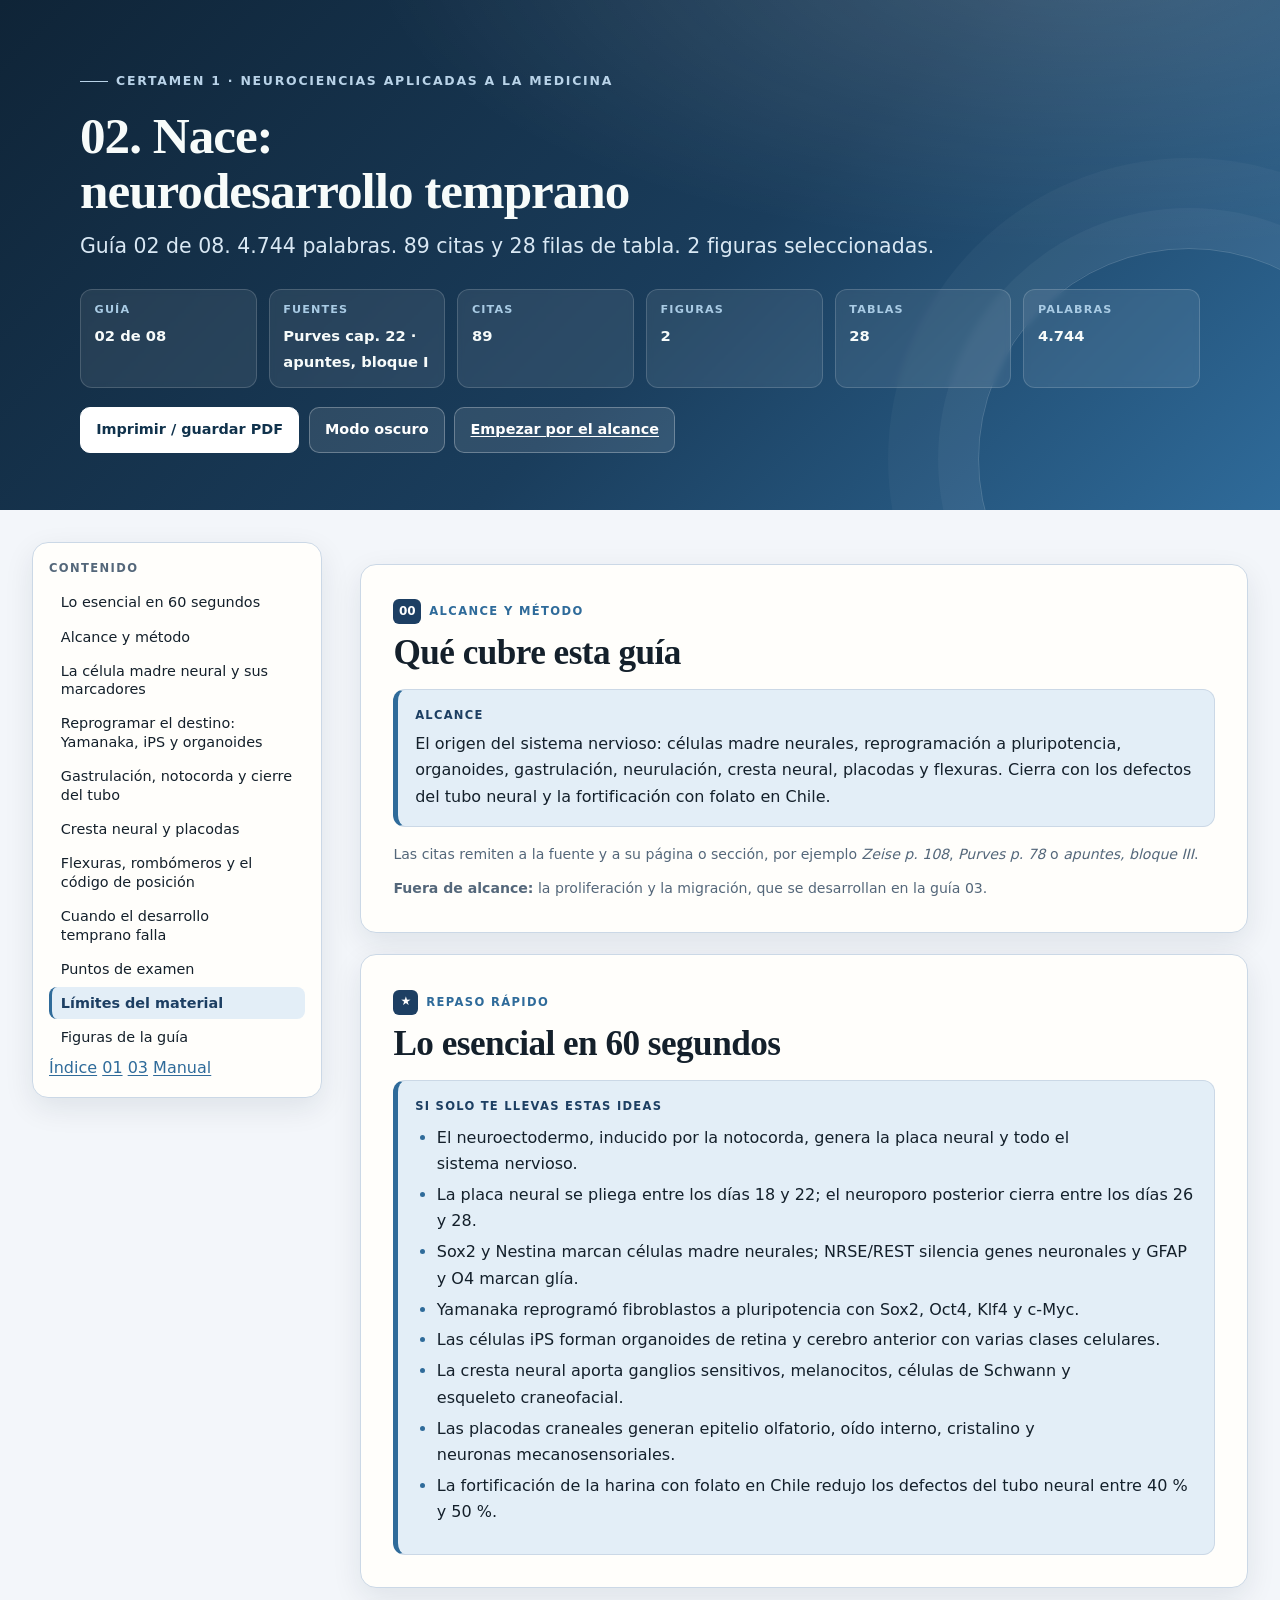
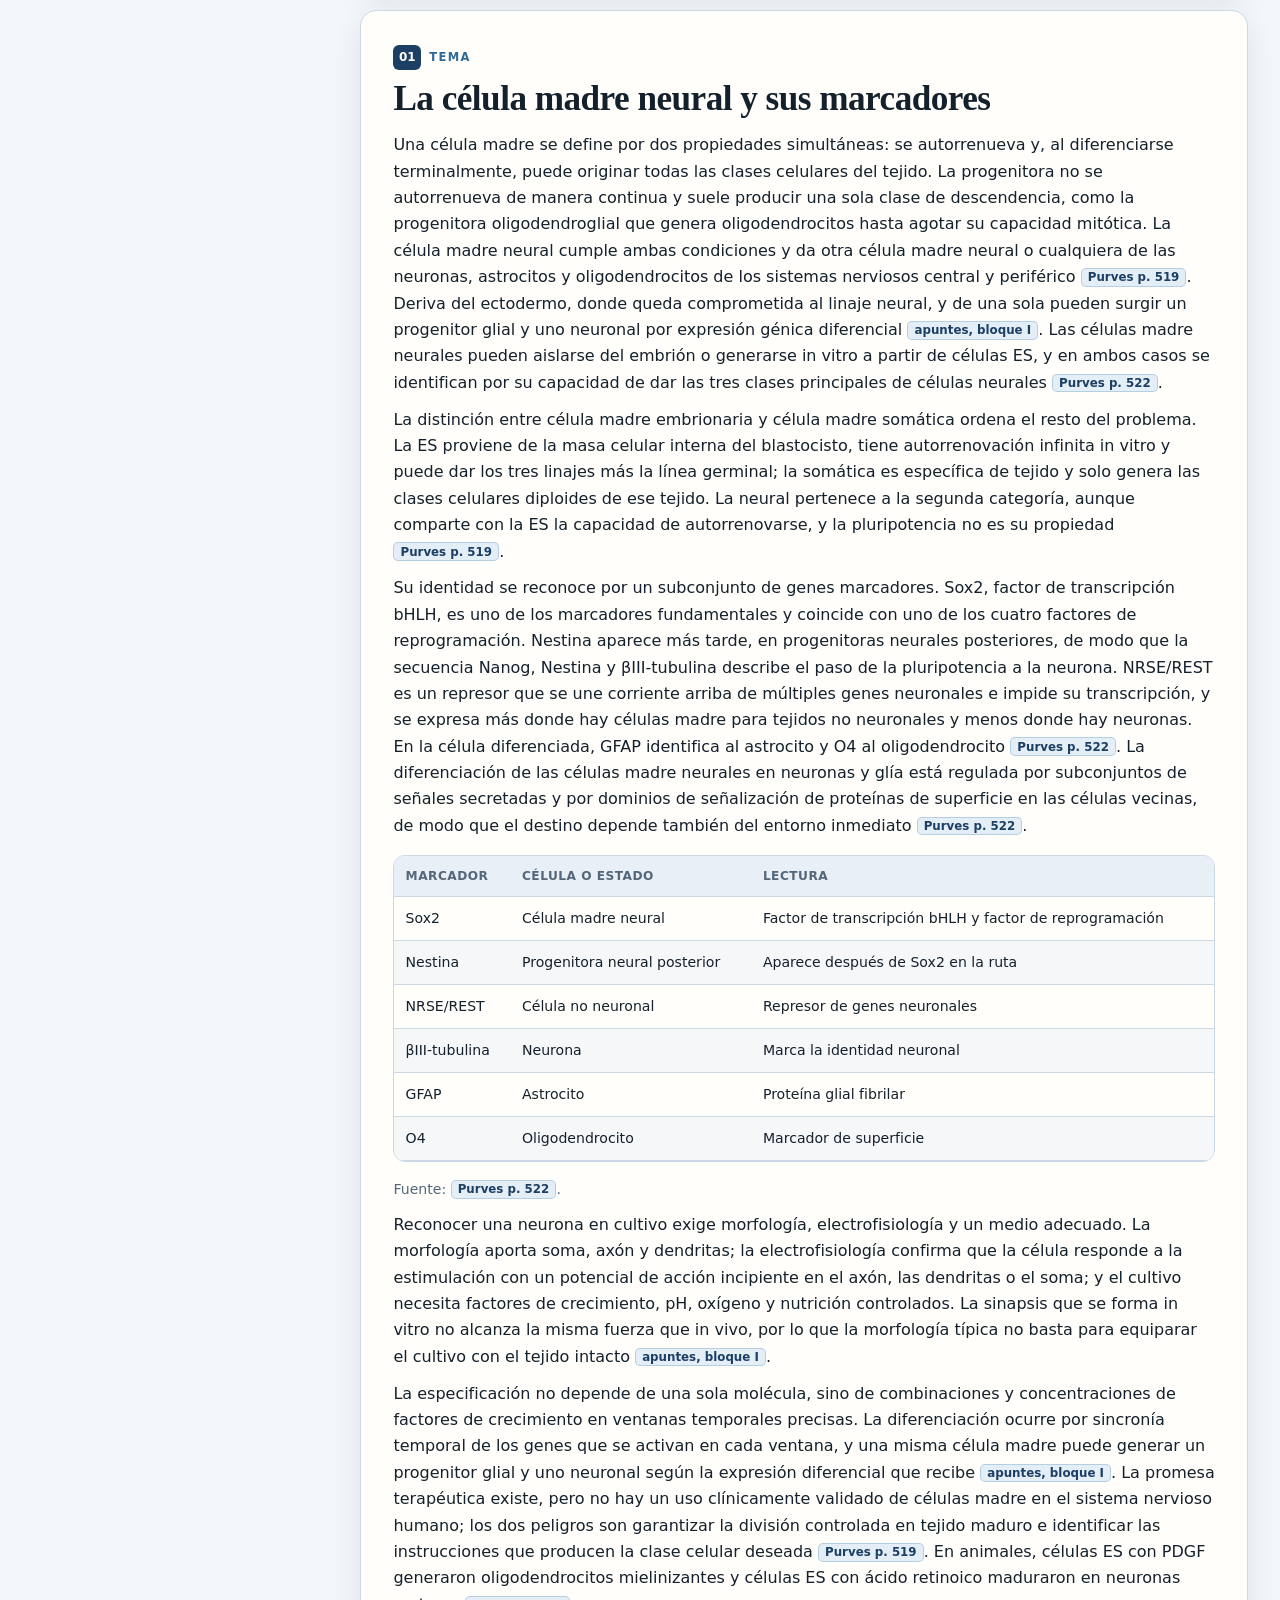
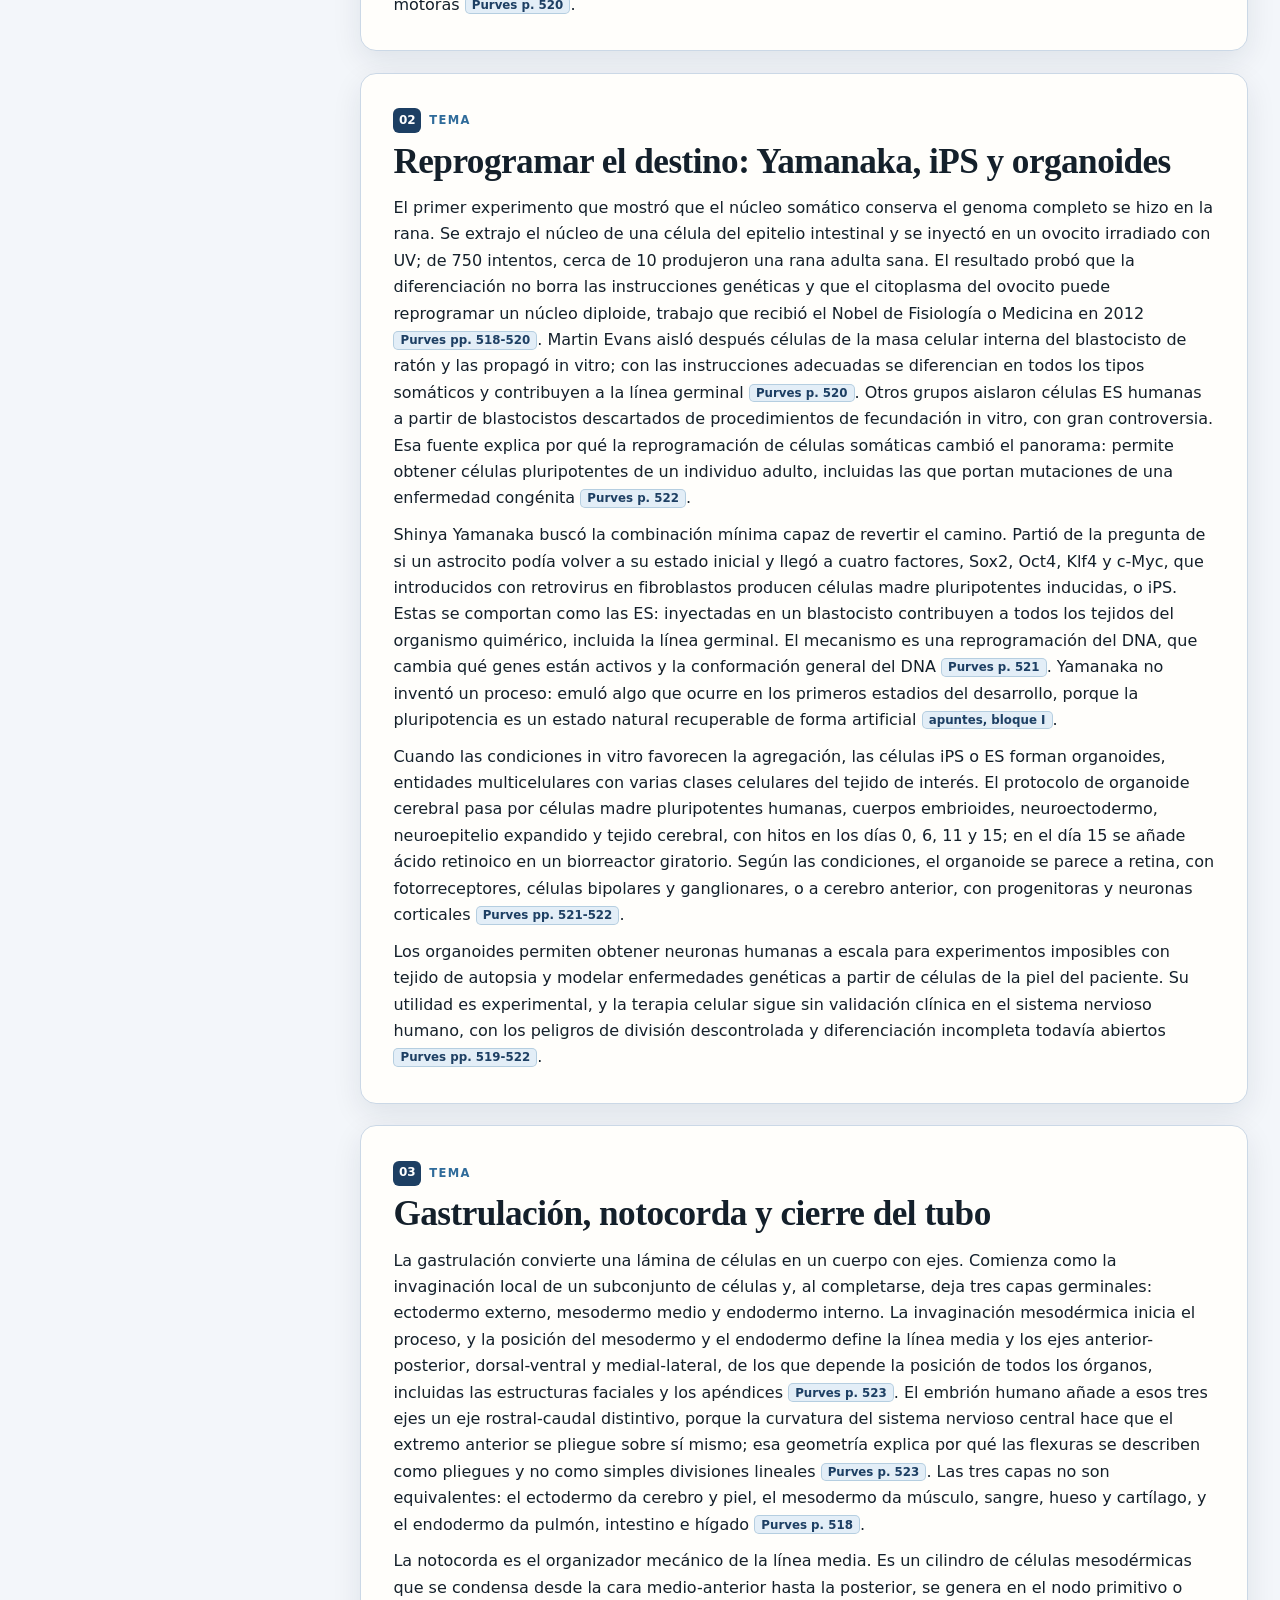
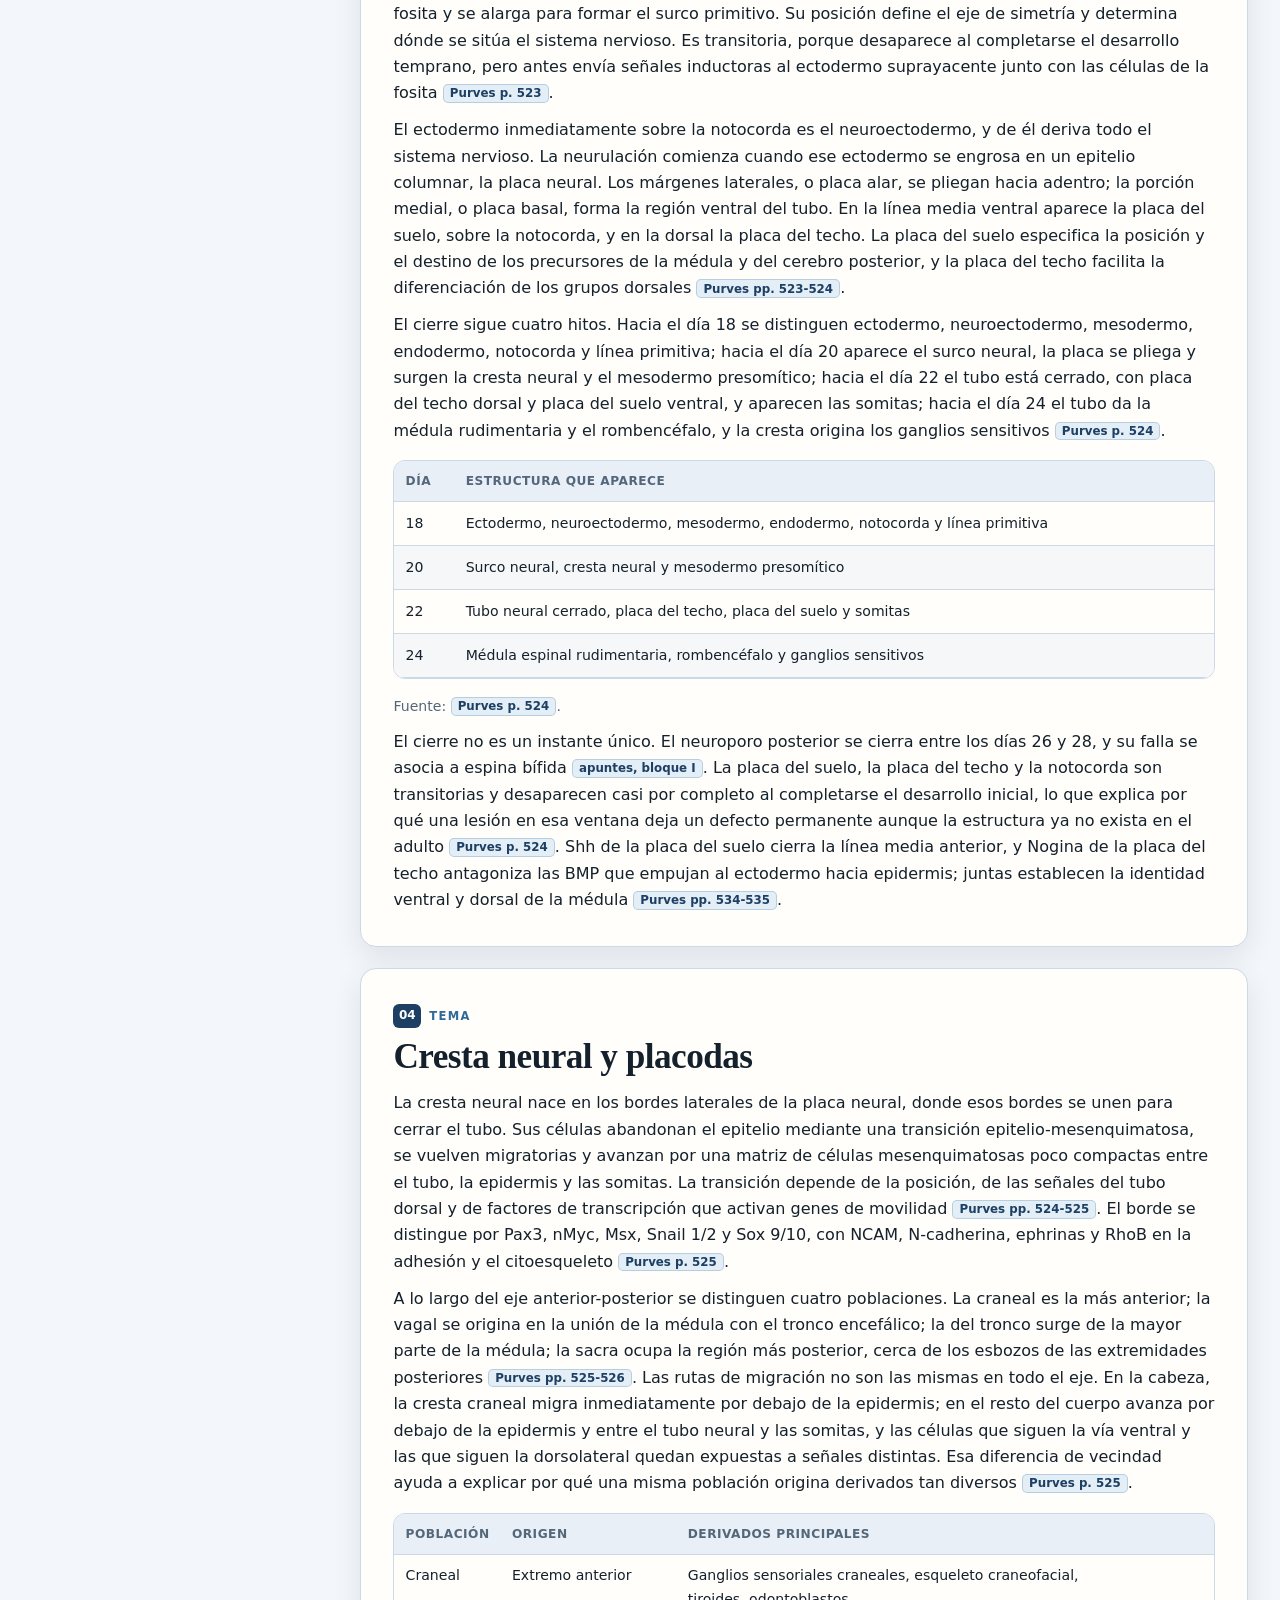
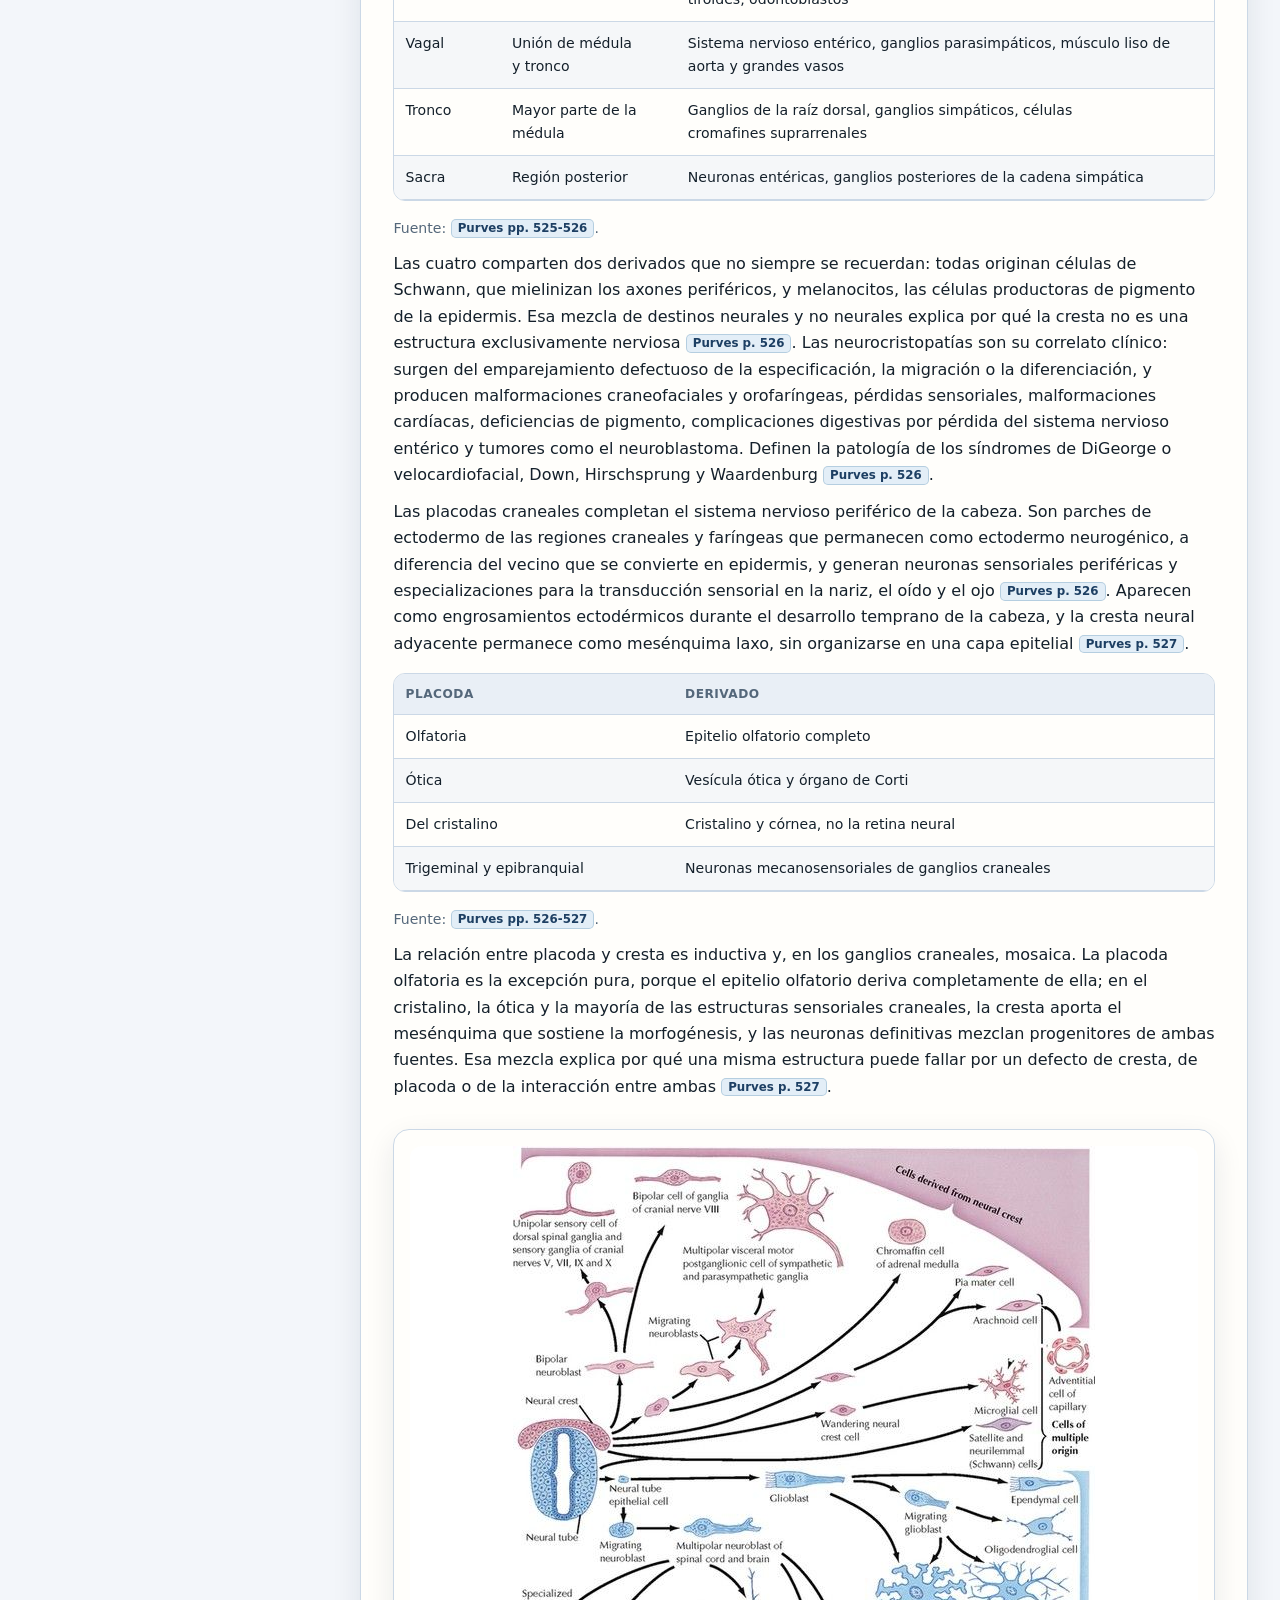
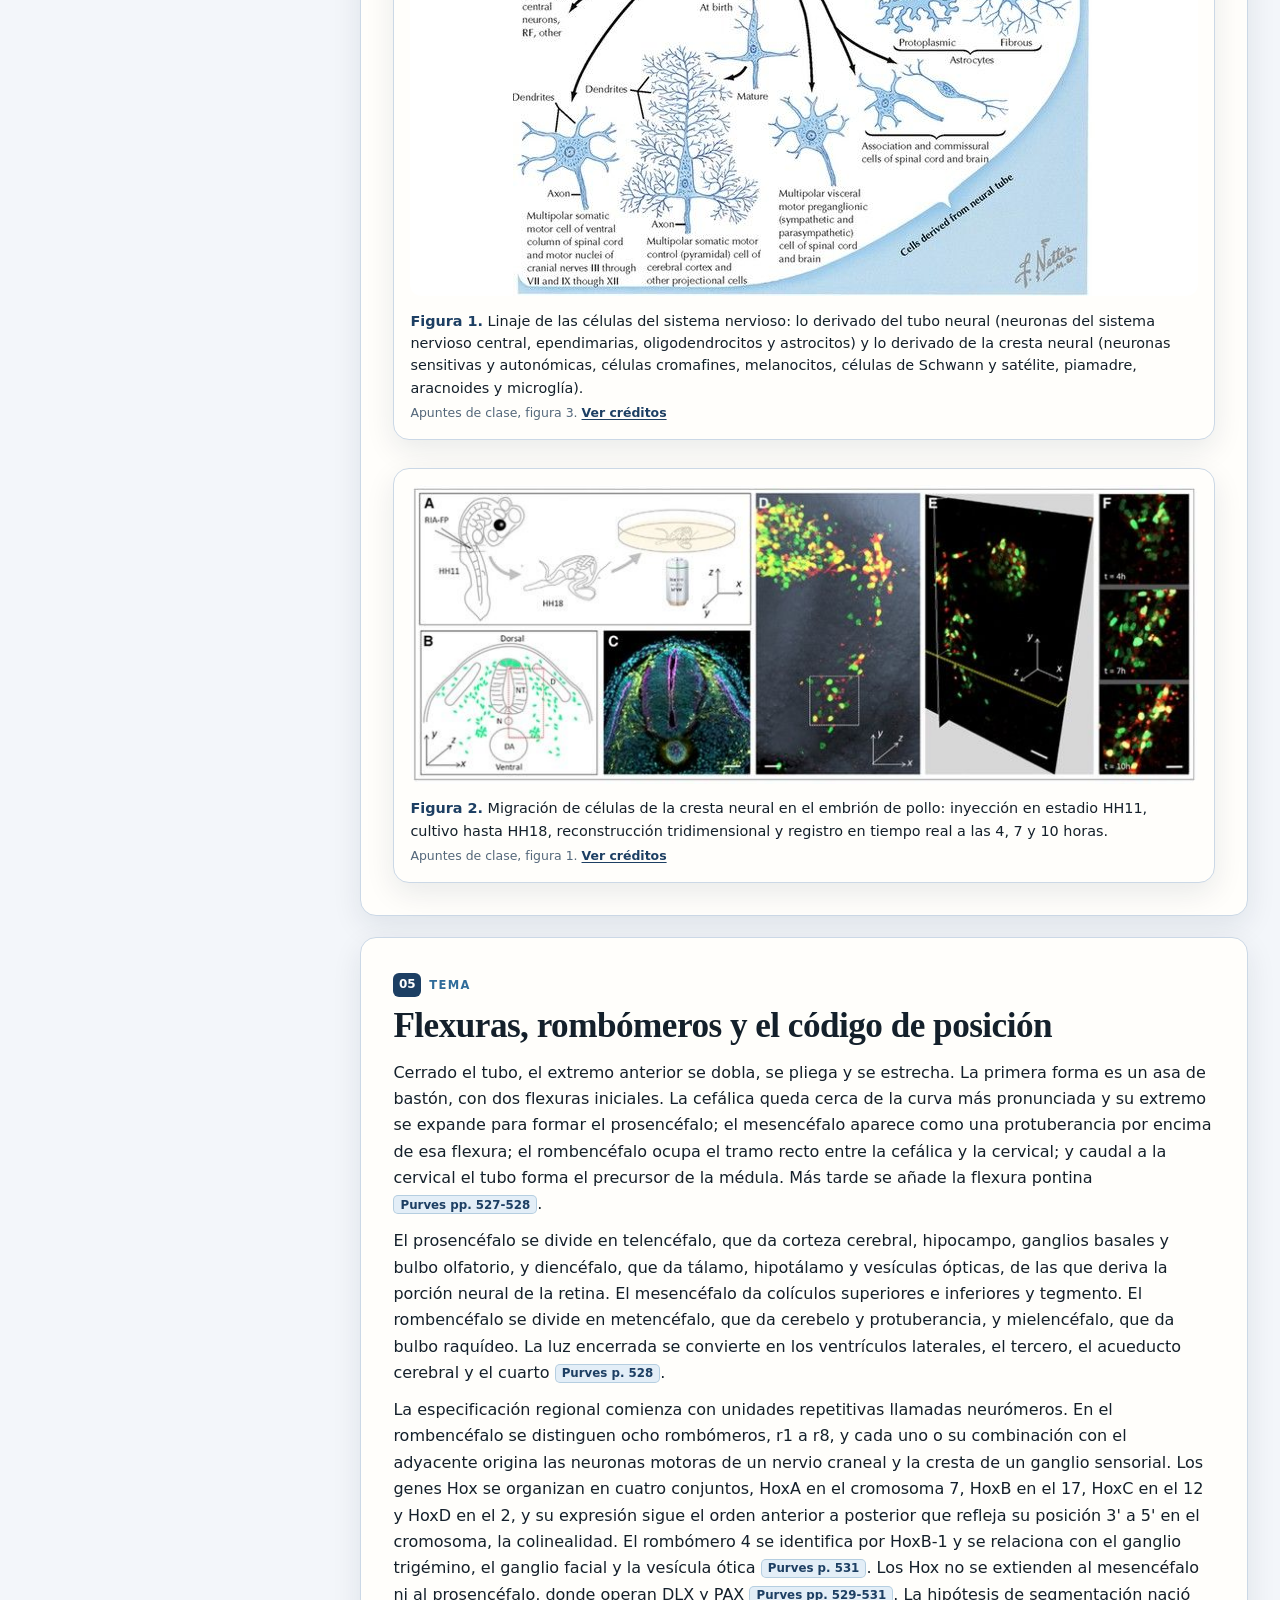
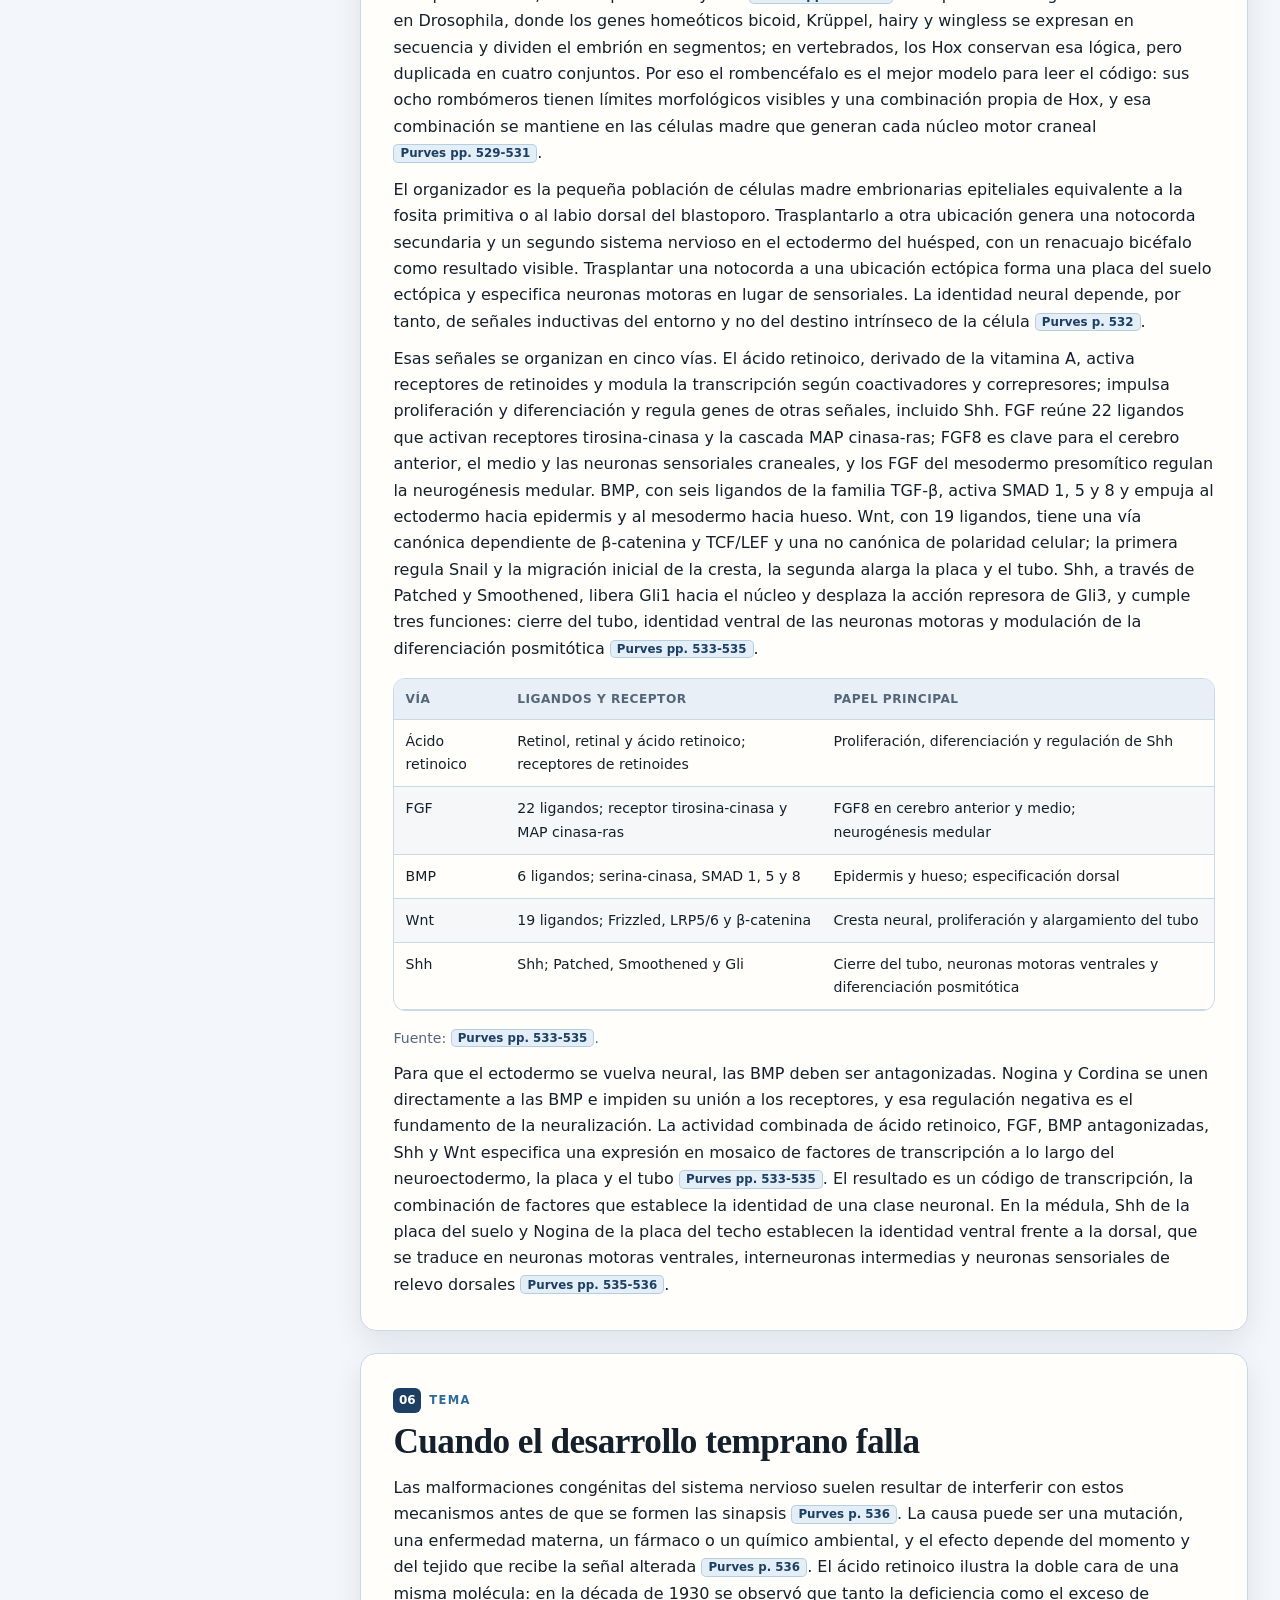
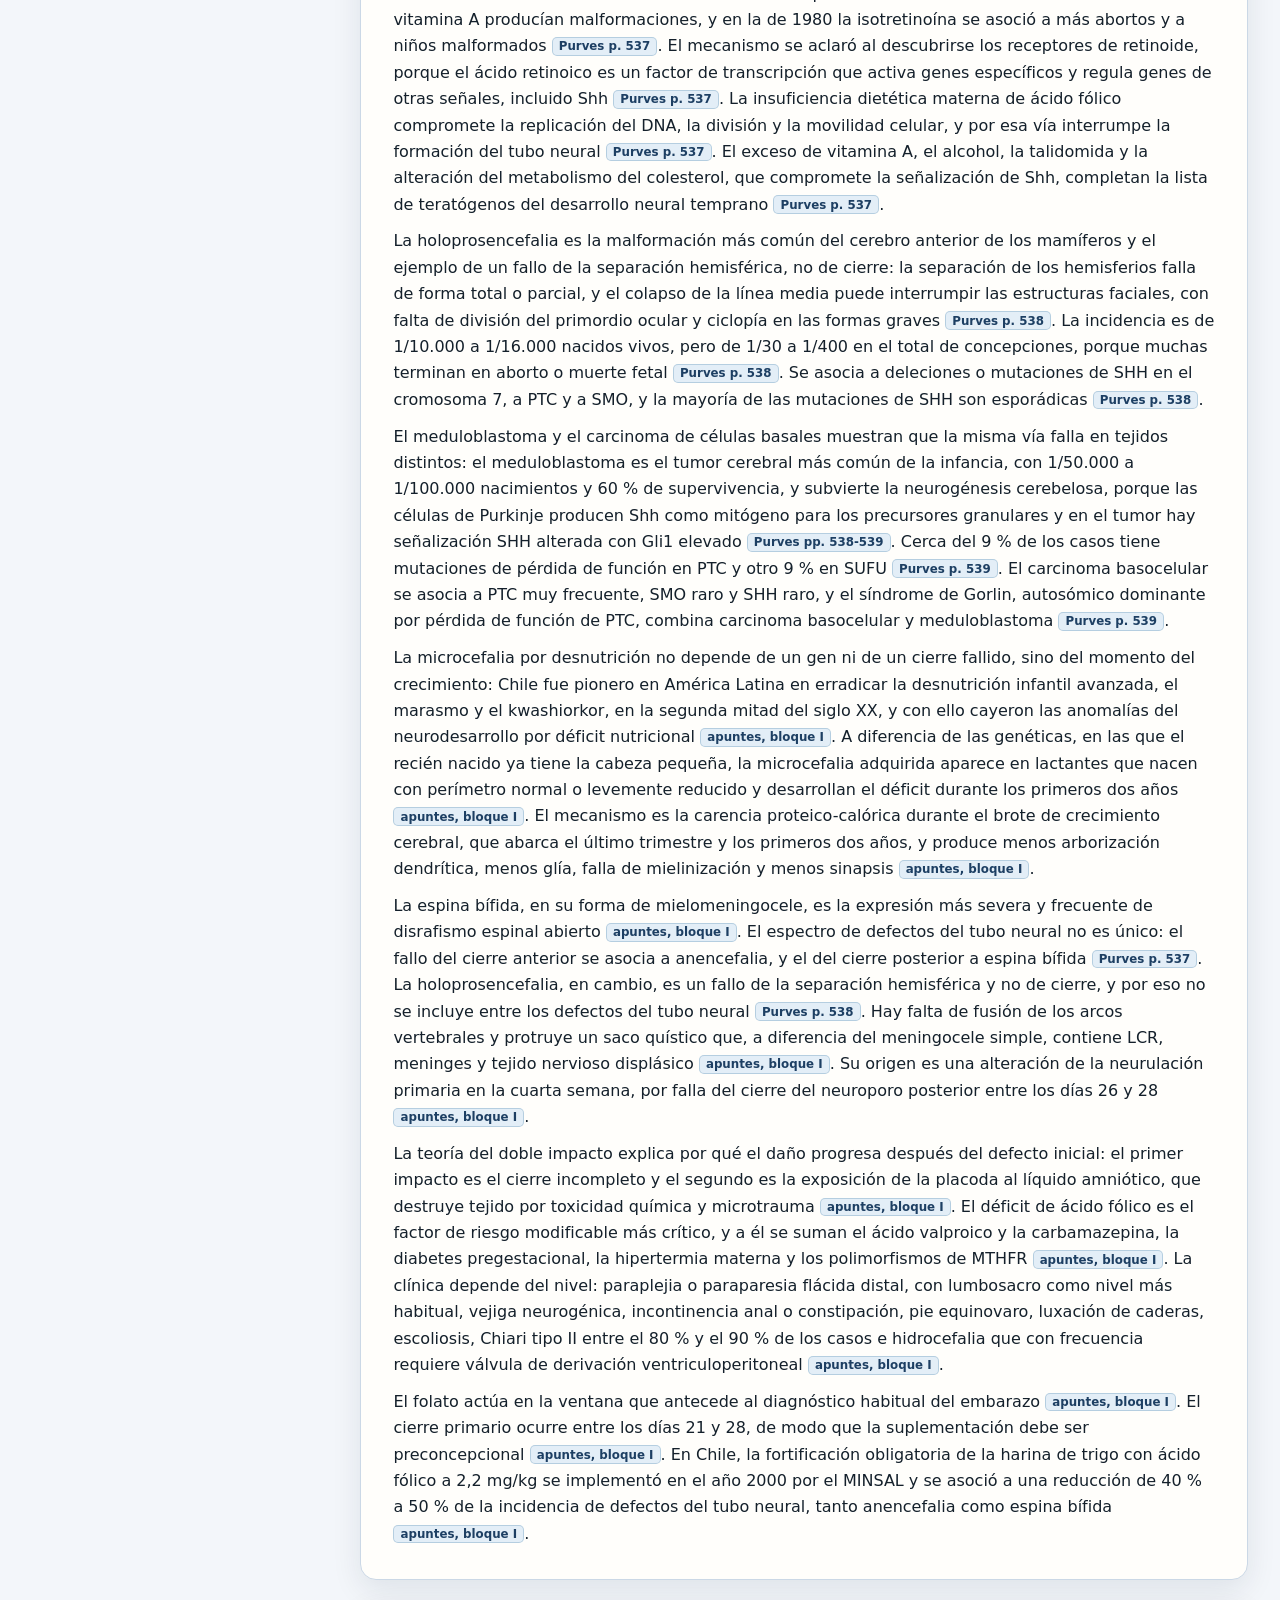
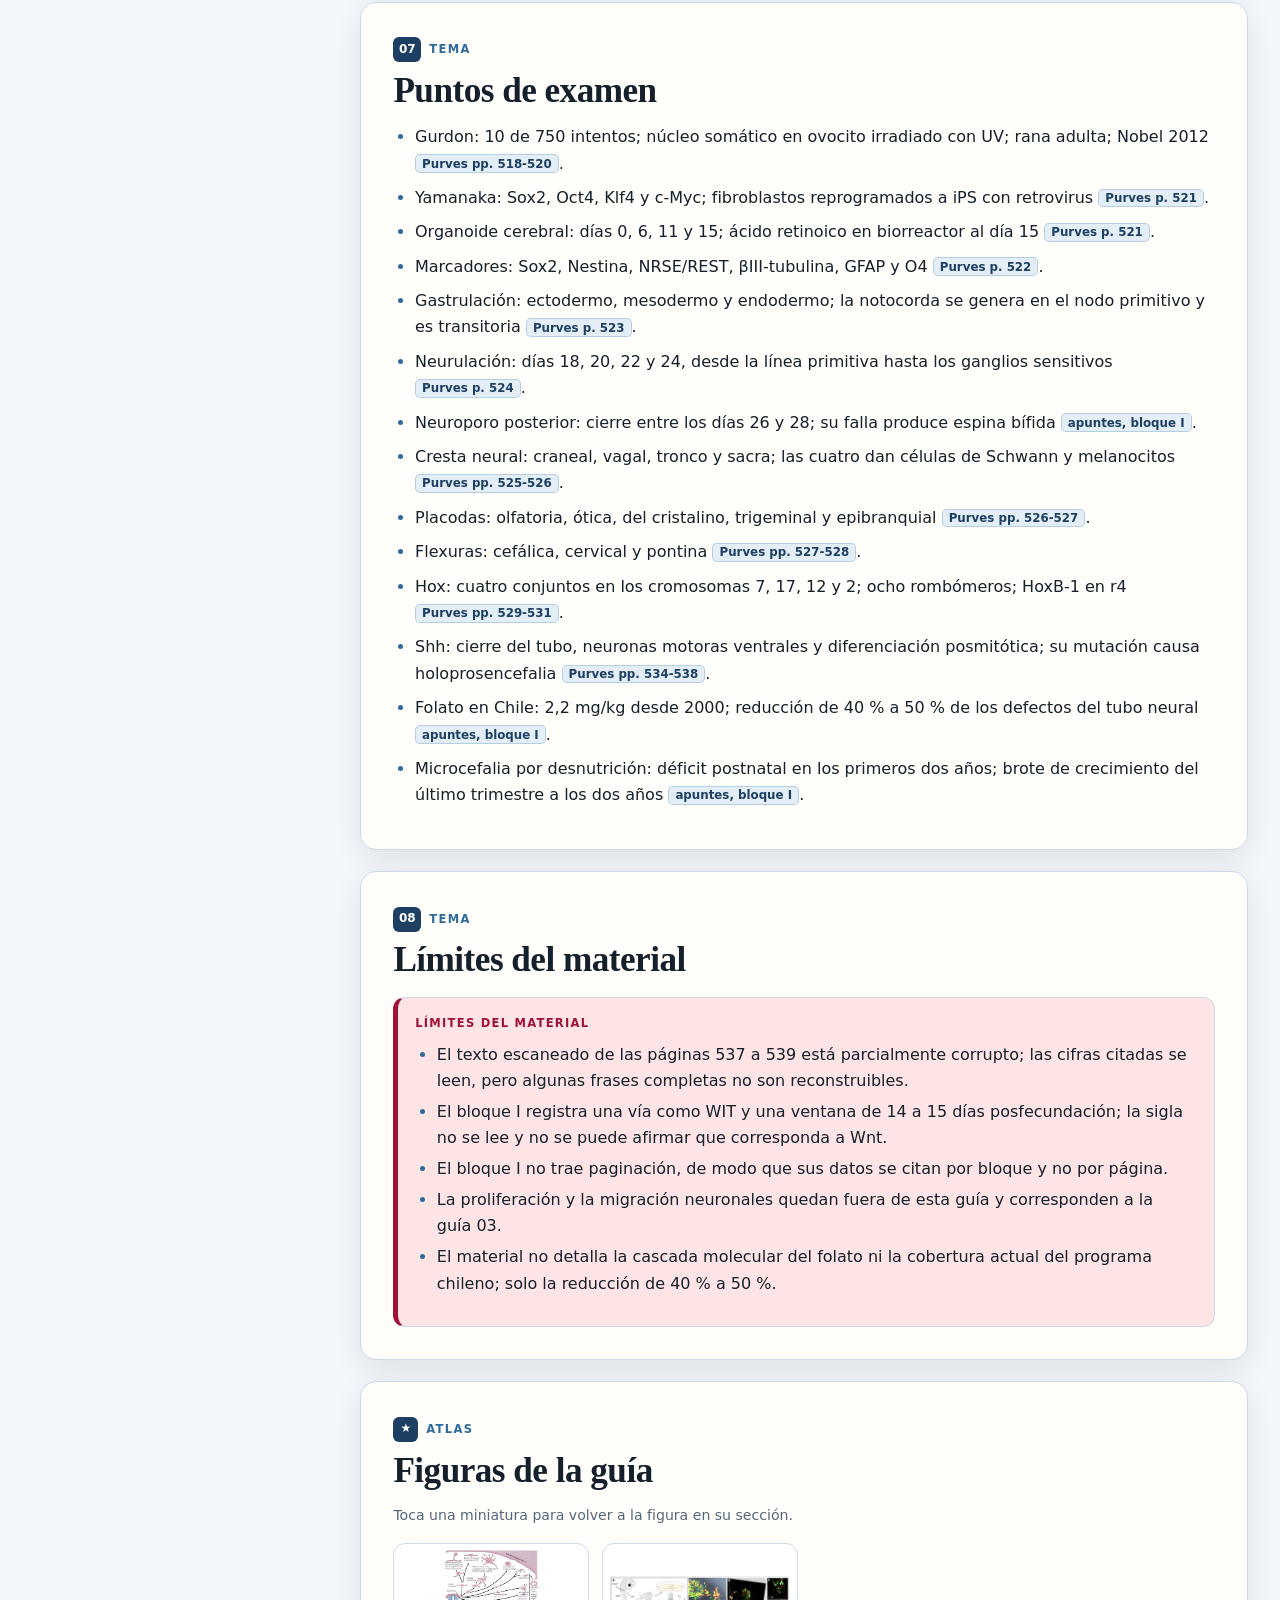
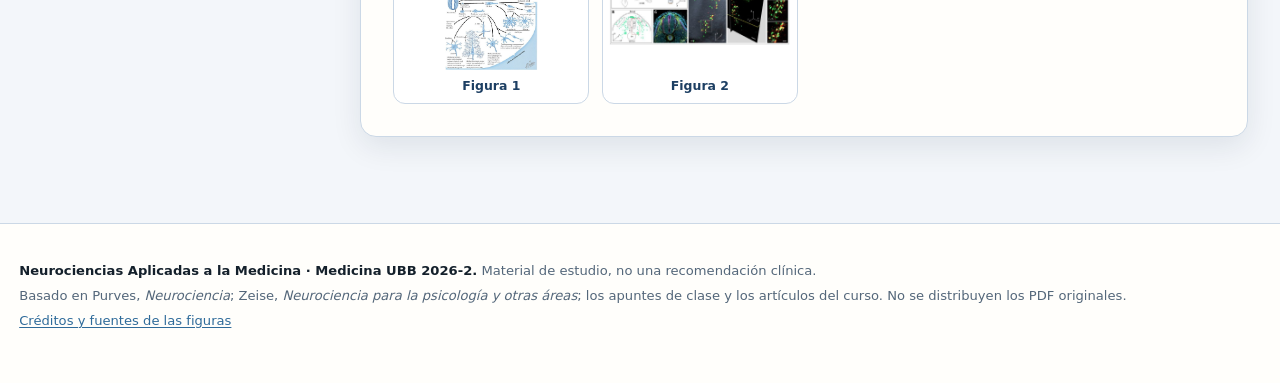
<file: 02_Nace_Neurodesarrollo.html>
<!doctype html>
<html lang="es-CL" data-theme="light">
<head>
<meta charset="utf-8">
<meta name="viewport" content="width=device-width, initial-scale=1">
<title>Nace: neurodesarrollo temprano · Neurociencias UBB</title>
<meta name="description" content="Nace: neurodesarrollo temprano. Guía de estudio del Certamen 1 de Neurociencias, con citas por fuente.">
<link rel="icon" href="data:image/svg+xml,%3Csvg xmlns='http://www.w3.org/2000/svg' viewBox='0 0 64 64'%3E%3Crect width='64' height='64' rx='14' fill='%231d3f63'/%3E%3Ctext x='32' y='44' font-family='Georgia,serif' font-size='28' fill='%23dbeafe' text-anchor='middle'%3ENe%3C/text%3E%3C/svg%3E">
<meta property="og:title" content="Nace: neurodesarrollo temprano · Neurociencias UBB">
<meta property="og:description" content="Nace: neurodesarrollo temprano. Guía de estudio del Certamen 1 de Neurociencias, con citas por fuente.">
<meta property="og:type" content="website">
<style>  :root{
    --bg:#f6f4ee;
    --surface:#fffdf8;
    --surface-2:#efeae0;
    --surface-3:#e6dfd1;
    --ink:#1d2a2e;
    --muted:#5d6b70;
    --line:#d8d1c3;
    --brand:#7f1d1d;
    --brand-2:#a33a3a;
    --brand-3:#f7e4e4;
    --accent:#b45309;
    --accent-2:#fef3c7;
    --rose:#9f1239;
    --rose-2:#ffe4e6;
    --blue:#1e3a8a;
    --blue-2:#dbeafe;
    --shadow:0 10px 30px rgba(20,40,40,.08);
    --radius:16px;
    --serif:Georgia,"Iowan Old Style","Palatino Linotype",Palatino,serif;
    --sans:ui-sans-serif,system-ui,-apple-system,"Segoe UI",Roboto,Arial,sans-serif;
  }
  [data-theme="dark"]{
    --bg:#0f1617;
    --surface:#162022;
    --surface-2:#1d2a2c;
    --surface-3:#263638;
    --ink:#e8eeec;
    --muted:#a7b6b2;
    --line:#2c3c3d;
    --brand:#5eead4;
    --brand-2:#2dd4bf;
    --brand-3:#123330;
    --accent:#fbbf24;
    --accent-2:#3a2a0a;
    --rose:#fb7185;
    --rose-2:#3b1119;
    --blue:#93c5fd;
    --blue-2:#12233f;
    --shadow:0 10px 30px rgba(0,0,0,.35);
  }
  *{box-sizing:border-box}
  html{scroll-behavior:smooth}
  body{
    margin:0;
    font-family:var(--sans);
    line-height:1.65;
    color:var(--ink);
    background:var(--bg);
    -webkit-font-smoothing:antialiased;
  }
  a{color:var(--brand-2);text-decoration-thickness:1px;text-underline-offset:2px}
  a:hover{color:var(--brand)}
  :focus-visible{outline:3px solid var(--accent);outline-offset:3px;border-radius:4px}
  .skip-link{
    position:absolute;left:-9999px;top:0;background:var(--surface);color:var(--ink);
    padding:.7rem 1rem;z-index:100;border:1px solid var(--line);border-radius:0 0 10px 0
  }
  .skip-link:focus{left:0}

  /* HERO */
  .hero{
    background:
      radial-gradient(1200px 500px at 85% -10%,rgba(255,255,255,.16),transparent 60%),
      linear-gradient(135deg,#0f2437 0%,#1a3d5c 55%,#2f6b9a 100%);
    color:#f7fbfa;
    padding:clamp(2rem,5vw,4.2rem) clamp(1.2rem,4vw,3rem) clamp(2.4rem,5vw,3.6rem);
    position:relative;
    overflow:hidden;
  }
  .hero::after{
    content:"";position:absolute;right:-120px;bottom:-160px;width:420px;height:420px;
    border:1px solid rgba(255,255,255,.18);border-radius:50%;
    box-shadow:0 0 0 40px rgba(255,255,255,.04),0 0 0 90px rgba(255,255,255,.03);
    pointer-events:none;
  }
  .hero-inner{max-width:1120px;margin:0 auto;position:relative;z-index:1}
  .eyebrow{
    display:inline-flex;align-items:center;gap:.5rem;
    font-size:.78rem;letter-spacing:.14em;text-transform:uppercase;
    color:#b9d3e8;font-weight:700;margin:0 0 1rem
  }
  .eyebrow::before{content:"";width:28px;height:1px;background:#b9d3e8;display:inline-block}
  .hero h1{
    font-family:var(--serif);
    font-size:clamp(1.9rem,4.2vw,3.2rem);
    line-height:1.08;
    margin:0 0 .7rem;
    letter-spacing:-.02em;
    max-width:26ch;
    text-wrap:balance;
  }
  .hero .lede{
    font-size:clamp(1.02rem,2vw,1.28rem);
    max-width:70ch;color:#d9e8f4;margin:.4rem 0 1.6rem
  }
  .hero .lede em{color:#fff}
  .meta-grid{
    display:grid;grid-template-columns:repeat(auto-fit,minmax(168px,1fr));
    gap:.75rem;margin:1.6rem 0 1.2rem;max-width:1120px
  }
  .meta-grid div{
    background:rgba(255,255,255,.08);
    border:1px solid rgba(255,255,255,.16);
    border-radius:12px;padding:.7rem .85rem;backdrop-filter:blur(3px)
  }
  .meta-grid span{
    display:block;font-size:.7rem;letter-spacing:.1em;text-transform:uppercase;
    color:#a9cbe4;font-weight:700;margin-bottom:.2rem
  }
  .meta-grid strong{font-size:.92rem;font-weight:600;color:#f7fbfa;line-height:1.35}
  .hero-actions{display:flex;flex-wrap:wrap;gap:.6rem;margin-top:1.1rem}
  .btn{
    appearance:none;border:1px solid rgba(255,255,255,.28);
    background:rgba(255,255,255,.10);color:#fff;
    padding:.62rem .95rem;border-radius:10px;font:inherit;font-size:.9rem;font-weight:650;
    cursor:pointer;transition:background .15s ease,transform .15s ease
  }
  .btn:hover{background:rgba(255,255,255,.2);transform:translateY(-1px)}
  .btn.primary{background:#fff;color:#10324c;border-color:#fff}
  .btn.primary:hover{background:#eaf4fb}

  /* LAYOUT */
  .shell{
    max-width:1420px;margin:0 auto;
    display:grid;grid-template-columns:290px minmax(0,1fr);
    gap:clamp(1rem,3vw,2.4rem);
    padding:2rem clamp(1rem,3vw,2rem) 4rem;
    align-items:start;
  }
  .sidebar{
    position:sticky;top:1rem;align-self:start;
    max-height:calc(100vh - 2rem);overflow:auto;
    background:var(--surface);border:1px solid var(--line);
    border-radius:var(--radius);padding:1rem;
    box-shadow:var(--shadow);
    scrollbar-width:thin;
  }
  .sidebar h2{
    font-family:var(--sans);font-size:.72rem;letter-spacing:.12em;text-transform:uppercase;
    color:var(--muted);margin:.2rem 0 .7rem
  }
  .toc{list-style:none;margin:0;padding:0;font-size:.9rem}
  .toc li{margin:.12rem 0}
  .toc a{
    display:block;padding:.42rem .55rem;border-radius:8px;color:var(--ink);
    text-decoration:none;border-left:3px solid transparent;line-height:1.3
  }
  .toc a:hover{background:var(--surface-2)}
  .toc a.active{background:var(--brand-3);border-left-color:var(--brand-2);font-weight:700;color:var(--brand)}
  .toc .figs{
    margin-top:.9rem;padding-top:.8rem;border-top:1px solid var(--line);
    display:flex;flex-wrap:wrap;gap:.35rem;align-items:center;font-size:.82rem;color:var(--muted)
  }
  .toc .figs a{
    display:inline-flex;align-items:center;justify-content:center;
    min-width:1.7rem;height:1.7rem;border:1px solid var(--line);border-radius:7px;
    padding:0 .45rem;background:var(--surface-2);font-weight:700;color:var(--brand)
  }
  main{min-width:0}
  .card{
    background:var(--surface);border:1px solid var(--line);border-radius:var(--radius);
    padding:clamp(1.1rem,2.6vw,2rem);box-shadow:var(--shadow);margin:1.35rem 0;
    scroll-margin-top:1rem;
  }
  .card > :first-child{margin-top:0}
  .card > :last-child{margin-bottom:0}
  .section-kicker{
    display:inline-flex;align-items:center;gap:.5rem;
    font-size:.72rem;letter-spacing:.12em;text-transform:uppercase;
    color:var(--brand-2);font-weight:800;margin-bottom:.45rem
  }
  .section-kicker .n{
    display:inline-flex;align-items:center;justify-content:center;
    min-width:1.55rem;height:1.55rem;padding:0 .35rem;border-radius:6px;
    background:var(--brand);color:#fff;font-size:.75rem;letter-spacing:0
  }
  h2{
    font-family:var(--serif);font-size:clamp(1.55rem,3.2vw,2.2rem);
    line-height:1.15;margin:.1rem 0 .8rem;letter-spacing:-.015em;text-wrap:balance
  }
  h3{font-family:var(--serif);font-size:clamp(1.18rem,2.2vw,1.45rem);line-height:1.25;margin:1.6rem 0 .55rem}
  h4{font-size:1rem;margin:1.2rem 0 .4rem;letter-spacing:.01em}
  p{margin:.65rem 0}
  ul,ol{margin:.55rem 0 .8rem;padding-left:1.35rem}
  li{margin:.28rem 0}
  li::marker{color:var(--brand-2)}
  strong{font-weight:750}
  em{font-style:italic}
  .cite{
    display:inline-block;font-size:.74rem;font-weight:700;line-height:1.2;
    color:var(--brand);background:var(--brand-3);
    border:1px solid color-mix(in srgb,var(--brand-2) 25%,transparent);
    padding:.08rem .38rem;border-radius:5px;white-space:nowrap;vertical-align:.08em
  }
  .small{font-size:.88rem;color:var(--muted)}
  .th-abbr{display:none}
  .muted{color:var(--muted)}

  /* CALLOUTS */
  .keybox,.databox,.warnbox,.quotebox{
    border-radius:12px;padding:1rem 1.05rem;margin:1rem 0;border:1px solid var(--line)
  }
  .keybox{background:var(--brand-3);border-left:5px solid var(--brand-2)}
  .databox{background:var(--accent-2);border-left:5px solid var(--accent)}
  .warnbox{background:var(--rose-2);border-left:5px solid var(--rose)}
  .quotebox{background:var(--surface-2);border-left:5px solid var(--blue);font-family:var(--serif);font-size:1.05rem}
  .box-title{
    display:block;font-family:var(--sans);font-size:.72rem;letter-spacing:.11em;
    text-transform:uppercase;font-weight:800;margin-bottom:.35rem
  }
  .keybox .box-title{color:var(--brand)}
  .databox .box-title{color:var(--accent)}
  .warnbox .box-title{color:var(--rose)}
  .quotebox .box-title{color:var(--blue)}

  /* GRIDS */
  .grid-2{display:grid;grid-template-columns:repeat(auto-fit,minmax(260px,1fr));gap:1rem;margin:1rem 0}
  .grid-3{display:grid;grid-template-columns:repeat(auto-fit,minmax(185px,1fr));gap:.85rem;margin:1rem 0}
  .stat{
    background:var(--surface-2);border:1px solid var(--line);border-radius:12px;
    padding:.9rem 1rem
  }
  .stat b{display:block;font-family:var(--serif);font-size:1.65rem;line-height:1.1;color:var(--brand)}
  .stat span{display:block;font-size:.82rem;color:var(--muted);margin-top:.25rem}
  .mini-card{
    background:var(--surface-2);border:1px solid var(--line);border-radius:12px;padding:.9rem 1rem
  }
  .mini-card h4{margin:.05rem 0 .35rem;font-size:.98rem}
  .mini-card p,.mini-card ul{font-size:.9rem;margin:.35rem 0}
  .tag{
    display:inline-block;font-size:.72rem;font-weight:800;letter-spacing:.04em;
    padding:.15rem .5rem;border-radius:999px;background:var(--brand-3);color:var(--brand);
    border:1px solid color-mix(in srgb,var(--brand-2) 25%,transparent)
  }
  .tag.amber{background:var(--accent-2);color:var(--accent);border-color:color-mix(in srgb,var(--accent) 25%,transparent)}
  .tag.rose{background:var(--rose-2);color:var(--rose);border-color:color-mix(in srgb,var(--rose) 25%,transparent)}

  /* TABLES */
  .table-wrap{
    overflow-x:auto;border:1px solid var(--line);border-radius:12px;margin:1rem 0;
    background:var(--surface);-webkit-overflow-scrolling:touch
  }
  table{width:100%;border-collapse:collapse;font-size:.88rem;min-width:720px}
  caption{
    caption-side:top;text-align:left;padding:.8rem .9rem .2rem;
    font-size:.82rem;color:var(--muted);font-weight:600
  }
  th,td{padding:.62rem .7rem;border-bottom:1px solid var(--line);vertical-align:top;text-align:left}
  th{
    background:var(--surface-2);font-size:.76rem;letter-spacing:.04em;text-transform:uppercase;
    color:var(--muted);font-weight:800;position:sticky;top:0;z-index:1
  }
  tbody tr:nth-child(even) td{background:color-mix(in srgb,var(--surface-2) 45%,var(--surface))}
  tbody tr:hover td{background:var(--brand-3)}
  td.nw{white-space:nowrap}
  .t1{min-width:1180px;font-size:.8rem}
  .t1 th,.t1 td{padding:.5rem .55rem}
  .t1 td:first-child{font-weight:650}

  /* FIGURES */
  figure.diagram{
    margin:1.25rem 0;background:#fbfaf6;border:1px solid #d8d1c3;border-radius:14px;
    padding:1rem;color:#1d2a2e;box-shadow:0 4px 16px rgba(20,40,40,.05)
  }
  figure.diagram svg{display:block;width:100%;height:auto}
  figure.diagram figcaption{font-size:.86rem;color:#5d6b70;margin:.75rem .15rem 0;line-height:1.5}
  figure.diagram figcaption b{color:#1d2a2e}
  .fig-label{
    display:inline-block;font-size:.72rem;letter-spacing:.1em;text-transform:uppercase;
    font-weight:800;color:#1d3f63;background:#e3eef7;border:1px solid #a9cbe4;
    padding:.15rem .5rem;border-radius:999px;margin-bottom:.6rem
  }

  /* DETAILS Q&A */
  details.qa{
    border:1px solid var(--line);border-radius:12px;background:var(--surface-2);
    padding:.2rem .9rem;margin:.55rem 0
  }
  details.qa summary{
    cursor:pointer;font-weight:700;padding:.65rem 0;list-style:none;
    display:flex;gap:.55rem;align-items:flex-start
  }
  details.qa summary::-webkit-details-marker{display:none}
  details.qa summary::before{
    content:"+";flex:0 0 auto;display:inline-flex;align-items:center;justify-content:center;
    width:1.35rem;height:1.35rem;border-radius:6px;background:var(--brand);color:#fff;
    font-weight:800;font-size:.95rem;line-height:1;margin-top:.1rem
  }
  details.qa[open] summary::before{content:"−"}
  details.qa .answer{padding:.1rem 0 .9rem 1.95rem;font-size:.94rem}
  details.qa .answer p:first-child{margin-top:0}
  .qa-tools{display:flex;gap:.5rem;flex-wrap:wrap;margin:.7rem 0 1rem}
  .qa-tools button{
    font:inherit;font-size:.82rem;font-weight:700;cursor:pointer;
    background:var(--surface);color:var(--ink);border:1px solid var(--line);
    padding:.4rem .65rem;border-radius:8px
  }
  .qa-tools button:hover{background:var(--brand-3);border-color:var(--brand-2)}

  /* CHECKLIST */
  .checklist{list-style:none;padding-left:0}
  .checklist li{padding-left:1.7rem;position:relative;margin:.45rem 0}
  .checklist li::before{
    content:"✓";position:absolute;left:0;top:.05rem;color:var(--brand-2);font-weight:900
  }

  /* FOOTER */
  footer{
    border-top:1px solid var(--line);background:var(--surface);
    padding:2rem clamp(1rem,4vw,3rem);color:var(--muted);font-size:.86rem
  }
  footer .foot-inner{max-width:1120px;margin:0 auto;display:flex;gap:1rem;flex-wrap:wrap;justify-content:space-between}
  footer strong{color:var(--ink)}

  @media (max-width:980px){
    .shell{grid-template-columns:1fr;padding-top:1.2rem}
    .sidebar{position:static;max-height:none;order:-1}
    .toc{display:grid;grid-template-columns:repeat(auto-fit,minmax(220px,1fr));gap:.1rem}
  }
  @media (max-width:560px){
    .hero h1{max-width:none}
    .meta-grid{grid-template-columns:1fr}
    .card{padding:1rem}
    table{font-size:.82rem}
  }
  @media print{
    :root{--bg:#fff;--surface:#fff;--surface-2:#f3f3f3;--surface-3:#eee;--ink:#111;--muted:#444;--line:#bbb;--shadow:none}
    @page{margin:12mm}
    body{background:#fff;font-size:10.5pt}
    .table-wrap{overflow:visible!important;border:none!important}
    table{min-width:0!important;width:100%!important;font-size:6.4pt!important;table-layout:fixed}
    .t1{min-width:0!important;font-size:6.4pt!important}
    .t1 th:nth-child(1){width:13%}
    .t1 th:nth-child(2){width:6%}
    .t1 th:nth-child(3){width:11%}
    .t1 th:nth-child(4){width:11%}
    .t1 th:nth-child(5){width:7%}
    .t1 th:nth-child(6){width:6%}
    .t1 th:nth-child(7){width:17%}
    .t1 th:nth-child(8){width:18%}
    .t1 th:nth-child(9){width:7%}
    th,td{padding:.2rem .2rem!important;word-break:normal;overflow-wrap:anywhere;hyphens:auto}
    th{position:static!important;word-break:normal!important;overflow-wrap:normal!important;hyphens:none!important}
    thead{display:table-header-group}
    .hero{background:#fff;color:#111;padding:0 0 1rem;border-bottom:2px solid #111}
    .hero .lede,.meta-grid span{color:#333}
    .meta-grid div{background:#f4f4f4;border-color:#ccc}
    .meta-grid strong{color:#111}
    .hero-actions,.sidebar,.skip-link,.qa-tools{display:none!important}
    .shell{display:block;max-width:none;padding:0}
    .card{box-shadow:none;border:1px solid #ccc;break-inside:avoid;page-break-inside:avoid}
    h2,h3{break-after:avoid}
    figure.diagram,.table-wrap,details.qa{break-inside:avoid;page-break-inside:avoid}
    .th-full{display:none}
    .th-abbr{display:inline}
    a{color:#111;text-decoration:none}
  }
  p,li,td,figcaption{text-wrap:pretty}
  blockquote{
    margin:1.1rem 0;padding:.9rem 1.1rem;background:var(--surface-2);
    border-left:4px solid var(--brand-2);border-radius:0 12px 12px 0;color:var(--ink)
  }
  blockquote p{margin:.4rem 0}
  .guide-grid{display:grid;grid-template-columns:repeat(auto-fit,minmax(280px,1fr));gap:1rem;margin:1.2rem 0}
  .guide-grid a{display:block;text-decoration:none;color:inherit;background:var(--surface);
    border:1px solid var(--line);border-radius:var(--radius);padding:1rem 1.1rem;box-shadow:var(--shadow);
    transition:transform .15s ease,border-color .15s ease}
  .guide-grid a:hover{transform:translateY(-2px);border-color:var(--brand-2)}
  .guide-grid a:focus-visible{outline:3px solid var(--accent);outline-offset:3px}
  .guide-grid .gn{font-family:var(--serif);font-size:1.6rem;color:var(--brand-2);line-height:1}
  .guide-grid h3{margin:.3rem 0 .4rem;font-size:1.05rem;font-family:var(--sans);font-weight:700;color:var(--ink)}
  .guide-grid p{margin:0;font-size:.9rem;color:var(--muted)}
  .badges{display:flex;flex-wrap:wrap;gap:.4rem;margin-top:.7rem}
  .badges span{font-size:.72rem;font-weight:700;letter-spacing:.03em;background:var(--brand-3);
    color:var(--brand);border-radius:999px;padding:.18rem .55rem}
  caption{caption-side:top;text-align:left;font-size:.82rem;font-weight:700;color:var(--muted);padding:.2rem .2rem .5rem}

/* ===== Neurociencias: azul profundo y ámbar sobre el sistema visual de Semio C3 ===== */
:root{
  --bg:#f3f6fa;
  --surface:#fffefb;
  --surface-2:#e9eff6;
  --surface-3:#dae4ef;
  --ink:#14202b;
  --muted:#54677a;
  --line:#cbd8e6;
  --brand:#1d3f63;
  --brand-2:#2f6b9a;
  --brand-3:#e3eef7;
  --accent:#b45309;
  --accent-2:#fef3c7;
  --rose:#9f1239;
  --rose-2:#ffe4e6;
  --blue:#1e3a8a;
  --blue-2:#dbeafe;
  --shadow:0 10px 30px rgba(16,36,56,.09);
}
[data-theme="dark"]{
  --bg:#0e141a;
  --surface:#151e26;
  --surface-2:#1c2833;
  --surface-3:#26333f;
  --ink:#e9f1f7;
  --muted:#a4b6c6;
  --line:#2b3a47;
  --brand:#7dd3fc;
  --brand-2:#38bdf8;
  --brand-3:#0d2a3c;
  --accent:#fbbf24;
  --accent-2:#3a2a0a;
  --rose:#fb7185;
  --rose-2:#3b1119;
  --blue:#93c5fd;
  --blue-2:#12233f;
  --shadow:0 10px 30px rgba(0,0,0,.42);
}
.site-footer{
  max-width:1280px;margin:0 auto;padding:2rem 1.2rem 3rem;
  color:var(--muted);font-size:.82rem;line-height:1.6;
  border-top:1px solid var(--line);
}
.site-footer p{margin:.25rem 0}
.table-source{margin-top:.4rem}
.exam-list li{margin:.5rem 0}
.cert-grid{display:grid;grid-template-columns:repeat(auto-fit,minmax(320px,1fr));gap:1.2rem;margin:1.4rem 0}
.cert-card{display:block;background:var(--surface);border:1px solid var(--line);border-radius:var(--radius);padding:1.5rem;text-decoration:none;color:inherit;box-shadow:var(--shadow);transition:transform .15s ease,border-color .15s ease}
.cert-card:hover{transform:translateY(-2px);border-color:var(--brand-2)}
.cert-card h3{margin:.2rem 0 .6rem;font-size:1.45rem}
.cert-card p{color:var(--muted);margin:.4rem 0 1rem}
.cert-card .big{font-family:var(--serif);font-size:2.6rem;color:var(--brand);line-height:1}

/* ===== Figuras de Robbins ===== */
.fig{
  margin:1.8rem 0;padding:1rem;background:var(--surface);
  border:1px solid var(--line);border-radius:var(--radius);box-shadow:var(--shadow);
}
.fig-open{
  display:block;background:#fff;border-radius:calc(var(--radius) - 4px);
  overflow:hidden;cursor:zoom-in;line-height:0;text-align:center;
}
.fig-open img{display:block;width:auto;max-width:100%;height:auto;margin:0 auto}
.fig figcaption{margin-top:.85rem;font-size:.9rem;line-height:1.55;color:var(--ink)}
.fig figcaption strong{color:var(--brand)}
.fig-source{display:block;margin-top:.35rem;font-size:.78rem;color:var(--muted);line-height:1.45}
.fig-source a{color:var(--brand);font-weight:600}
.fig-grid{
  display:grid;grid-template-columns:repeat(auto-fill,minmax(160px,1fr));
  gap:.8rem;margin-top:1rem;
}
.fig-thumb{
  display:flex;flex-direction:column;gap:.35rem;text-decoration:none;
  color:var(--muted);font-size:.78rem;background:#fff;border:1px solid var(--line);
  border-radius:calc(var(--radius) - 4px);padding:.4rem;
  transition:border-color .15s ease,transform .15s ease;
}
.fig-thumb:hover{border-color:var(--brand-2);transform:translateY(-1px)}
.fig-thumb img{width:100%;height:120px;object-fit:contain;background:#fff}
.fig-thumb span{text-align:center;font-weight:700;color:var(--brand)}
.fig-dialog{
  position:fixed;inset:0;margin:auto;width:fit-content;height:fit-content;
  max-width:min(96vw,1500px);max-height:92dvh;overflow:auto;overscroll-behavior:contain;
  background:var(--surface);color:var(--ink);border:1px solid var(--line);
  border-radius:var(--radius);padding:1rem;box-shadow:0 20px 60px rgba(0,0,0,.45);
}
.fig-dialog::backdrop{background:rgba(10,18,26,.84)}
.fig-dialog img{
  display:block;max-width:min(94vw,1400px);max-height:80vh;width:auto;height:auto;
  margin:0 auto;background:#fff;
}
.fig-dialog p{margin:.8rem 0 0;color:var(--muted);font-size:.9rem;line-height:1.5}
.fig-dialog-close{
  position:absolute;top:.6rem;right:.6rem;z-index:2;
  background:var(--brand);color:#fff;border:0;border-radius:999px;
  padding:.3rem .8rem;font:inherit;font-size:.8rem;font-weight:700;cursor:pointer;
}
@media(max-width:600px){
  .fig{padding:.6rem;margin:1.2rem 0}
  .fig-grid{grid-template-columns:repeat(2,1fr)}
  .fig-thumb img{height:90px}
}
@media print{
  .fig{break-inside:avoid;box-shadow:none;border:1px solid #ccc;padding:.4rem}
  .fig-open{cursor:default}
  .fig-open img{max-height:9.5cm;width:auto;margin:0 auto}
  .fig-grid,.fig-dialog{display:none!important}
  .fig-source a{color:#333}
}
</style>
</head>
<body>
<a class="skip-link" href="#contenido">Saltar al contenido</a>

<header class="hero">
  <div class="hero-inner">
    <p class="eyebrow">Certamen 1 · Neurociencias Aplicadas a la Medicina</p>
    <h1>02. Nace: neurodesarrollo temprano</h1>
    <p class="lede">Guía 02 de 08. 4.744 palabras. 89 citas y 28 filas de tabla. 2 figuras seleccionadas.</p>
    <div class="meta-grid"><div><span>Guía</span><strong>02 de 08</strong></div><div><span>Fuentes</span><strong>Purves cap. 22 · apuntes, bloque I</strong></div><div><span>Citas</span><strong>89</strong></div><div><span>Figuras</span><strong>2</strong></div><div><span>Tablas</span><strong>28</strong></div><div><span>Palabras</span><strong>4.744</strong></div></div>
    <div class="hero-actions">
      <button class="btn primary" id="printBtn" type="button">Imprimir / guardar PDF</button>
      <button class="btn" id="themeBtn" type="button" aria-pressed="false">Modo oscuro</button>
      <a class="btn" href="#alcance">Empezar por el alcance</a>
    </div>
  </div>
</header>

<div class="shell">
  <aside class="sidebar" aria-label="Índice de la guía">
    <h2>Contenido</h2>
    <nav>
      <ul class="toc">
        <li><a href="#esencial">Lo esencial en 60 segundos</a></li>
        <li><a href="#alcance">Alcance y método</a></li>
        <li><a href="#sec-01-la-celula-madre-neural-y-sus-marcadores">La célula madre neural y sus marcadores</a></li>
        <li><a href="#sec-02-reprogramar-el-destino-yamanaka-ips-y-organoides">Reprogramar el destino: Yamanaka, iPS y organoides</a></li>
        <li><a href="#sec-03-gastrulacion-notocorda-y-cierre-del-tubo">Gastrulación, notocorda y cierre del tubo</a></li>
        <li><a href="#sec-04-cresta-neural-y-placodas">Cresta neural y placodas</a></li>
        <li><a href="#sec-05-flexuras-rombomeros-y-el-codigo-de-posicion">Flexuras, rombómeros y el código de posición</a></li>
        <li><a href="#sec-06-cuando-el-desarrollo-temprano-falla">Cuando el desarrollo temprano falla</a></li>
        <li><a href="#sec-07-puntos-de-examen">Puntos de examen</a></li>
        <li><a href="#sec-08-limites-del-material">Límites del material</a></li>
        <li><a href="#atlas">Figuras de la guía</a></li>
      </ul>
      <div class="figs">
<a href="index.html" title="Índice del certamen">Índice</a>
        <a href="01_Neurona_y_Glia.html" title="La neurona y la glía">01</a>
        <a href="03_Se_Construye_Corteza.html" title="Se construye: proliferación, migración y corteza">03</a>
        <a href="manual.html" title="Manual del Certamen 1">Manual</a>
      </div>
    </nav>
  </aside>

  <main id="contenido">
<section id="alcance" class="card"><div class="section-kicker"><span class="n">00</span> Alcance y método</div><h2>Qué cubre esta guía</h2><div class="keybox"><span class="box-title">Alcance</span>El origen del sistema nervioso: células madre neurales, reprogramación a pluripotencia, organoides, gastrulación, neurulación, cresta neural, placodas y flexuras. Cierra con los defectos del tubo neural y la fortificación con folato en Chile.</div><p class="small">Las citas remiten a la fuente y a su página o sección, por ejemplo <em>Zeise p. 108</em>, <em>Purves p. 78</em> o <em>apuntes, bloque III</em>.</p><p class="small"><strong>Fuera de alcance:</strong> la proliferación y la migración, que se desarrollan en la guía 03.</p></section><section id="esencial" class="card"><div class="section-kicker"><span class="n">★</span> Repaso rápido</div><h2>Lo esencial en 60 segundos</h2><div class="keybox"><span class="box-title">Si solo te llevas estas ideas</span><ul>
<li>El neuroectodermo, inducido por la notocorda, genera la placa neural y todo el sistema nervioso.</li>
<li>La placa neural se pliega entre los días 18 y 22; el neuroporo posterior cierra entre los días 26 y 28.</li>
<li>Sox2 y Nestina marcan células madre neurales; NRSE/REST silencia genes neuronales y GFAP y O4 marcan glía.</li>
<li>Yamanaka reprogramó fibroblastos a pluripotencia con Sox2, Oct4, Klf4 y c-Myc.</li>
<li>Las células iPS forman organoides de retina y cerebro anterior con varias clases celulares.</li>
<li>La cresta neural aporta ganglios sensitivos, melanocitos, células de Schwann y esqueleto craneofacial.</li>
<li>Las placodas craneales generan epitelio olfatorio, oído interno, cristalino y neuronas mecanosensoriales.</li>
<li>La fortificación de la harina con folato en Chile redujo los defectos del tubo neural entre 40 % y 50 %.</li>
</ul></div></section><section id="sec-01-la-celula-madre-neural-y-sus-marcadores" class="card">
<div class="section-kicker"><span class="n">01</span> Tema</div>
<h2>La célula madre neural y sus marcadores</h2>
<p>Una célula madre se define por dos propiedades simultáneas: se autorrenueva y, al diferenciarse terminalmente, puede originar todas las clases celulares del tejido. La progenitora no se autorrenueva de manera continua y suele producir una sola clase de descendencia, como la progenitora oligodendroglial que genera oligodendrocitos hasta agotar su capacidad mitótica. La célula madre neural cumple ambas condiciones y da otra célula madre neural o cualquiera de las neuronas, astrocitos y oligodendrocitos de los sistemas nerviosos central y periférico <span class="cite">Purves p. 519</span>. Deriva del ectodermo, donde queda comprometida al linaje neural, y de una sola pueden surgir un progenitor glial y uno neuronal por expresión génica diferencial <span class="cite">apuntes, bloque I</span>. Las células madre neurales pueden aislarse del embrión o generarse in vitro a partir de células ES, y en ambos casos se identifican por su capacidad de dar las tres clases principales de células neurales <span class="cite">Purves p. 522</span>.</p>
<p>La distinción entre célula madre embrionaria y célula madre somática ordena el resto del problema. La ES proviene de la masa celular interna del blastocisto, tiene autorrenovación infinita in vitro y puede dar los tres linajes más la línea germinal; la somática es específica de tejido y solo genera las clases celulares diploides de ese tejido. La neural pertenece a la segunda categoría, aunque comparte con la ES la capacidad de autorrenovarse, y la pluripotencia no es su propiedad <span class="cite">Purves p. 519</span>.</p>
<p>Su identidad se reconoce por un subconjunto de genes marcadores. Sox2, factor de transcripción bHLH, es uno de los marcadores fundamentales y coincide con uno de los cuatro factores de reprogramación. Nestina aparece más tarde, en progenitoras neurales posteriores, de modo que la secuencia Nanog, Nestina y βIII-tubulina describe el paso de la pluripotencia a la neurona. NRSE/REST es un represor que se une corriente arriba de múltiples genes neuronales e impide su transcripción, y se expresa más donde hay células madre para tejidos no neuronales y menos donde hay neuronas. En la célula diferenciada, GFAP identifica al astrocito y O4 al oligodendrocito <span class="cite">Purves p. 522</span>. La diferenciación de las células madre neurales en neuronas y glía está regulada por subconjuntos de señales secretadas y por dominios de señalización de proteínas de superficie en las células vecinas, de modo que el destino depende también del entorno inmediato <span class="cite">Purves p. 522</span>.</p>
<div class="table-wrap" role="region" aria-label="Tabla: La célula madre neural y sus marcadores" tabindex="0"><table>
<thead>
<tr>
<th>Marcador</th>
<th>Célula o estado</th>
<th>Lectura</th>
</tr>
</thead>
<tbody>
<tr>
<td>Sox2</td>
<td>Célula madre neural</td>
<td>Factor de transcripción bHLH y factor de reprogramación</td>
</tr>
<tr>
<td>Nestina</td>
<td>Progenitora neural posterior</td>
<td>Aparece después de Sox2 en la ruta</td>
</tr>
<tr>
<td>NRSE/REST</td>
<td>Célula no neuronal</td>
<td>Represor de genes neuronales</td>
</tr>
<tr>
<td>βIII-tubulina</td>
<td>Neurona</td>
<td>Marca la identidad neuronal</td>
</tr>
<tr>
<td>GFAP</td>
<td>Astrocito</td>
<td>Proteína glial fibrilar</td>
</tr>
<tr>
<td>O4</td>
<td>Oligodendrocito</td>
<td>Marcador de superficie</td>
</tr>
</tbody>
</table></div>
<p class="small table-source">Fuente: <span class="cite">Purves p. 522</span>.</p>
<p>Reconocer una neurona en cultivo exige morfología, electrofisiología y un medio adecuado. La morfología aporta soma, axón y dendritas; la electrofisiología confirma que la célula responde a la estimulación con un potencial de acción incipiente en el axón, las dendritas o el soma; y el cultivo necesita factores de crecimiento, pH, oxígeno y nutrición controlados. La sinapsis que se forma in vitro no alcanza la misma fuerza que in vivo, por lo que la morfología típica no basta para equiparar el cultivo con el tejido intacto <span class="cite">apuntes, bloque I</span>.</p>
<p>La especificación no depende de una sola molécula, sino de combinaciones y concentraciones de factores de crecimiento en ventanas temporales precisas. La diferenciación ocurre por sincronía temporal de los genes que se activan en cada ventana, y una misma célula madre puede generar un progenitor glial y uno neuronal según la expresión diferencial que recibe <span class="cite">apuntes, bloque I</span>. La promesa terapéutica existe, pero no hay un uso clínicamente validado de células madre en el sistema nervioso humano; los dos peligros son garantizar la división controlada en tejido maduro e identificar las instrucciones que producen la clase celular deseada <span class="cite">Purves p. 519</span>. En animales, células ES con PDGF generaron oligodendrocitos mielinizantes y células ES con ácido retinoico maduraron en neuronas motoras <span class="cite">Purves p. 520</span>.</p>

</section><section id="sec-02-reprogramar-el-destino-yamanaka-ips-y-organoides" class="card">
<div class="section-kicker"><span class="n">02</span> Tema</div>
<h2>Reprogramar el destino: Yamanaka, iPS y organoides</h2>
<p>El primer experimento que mostró que el núcleo somático conserva el genoma completo se hizo en la rana. Se extrajo el núcleo de una célula del epitelio intestinal y se inyectó en un ovocito irradiado con UV; de 750 intentos, cerca de 10 produjeron una rana adulta sana. El resultado probó que la diferenciación no borra las instrucciones genéticas y que el citoplasma del ovocito puede reprogramar un núcleo diploide, trabajo que recibió el Nobel de Fisiología o Medicina en 2012 <span class="cite">Purves pp. 518-520</span>. Martin Evans aisló después células de la masa celular interna del blastocisto de ratón y las propagó in vitro; con las instrucciones adecuadas se diferencian en todos los tipos somáticos y contribuyen a la línea germinal <span class="cite">Purves p. 520</span>. Otros grupos aislaron células ES humanas a partir de blastocistos descartados de procedimientos de fecundación in vitro, con gran controversia. Esa fuente explica por qué la reprogramación de células somáticas cambió el panorama: permite obtener células pluripotentes de un individuo adulto, incluidas las que portan mutaciones de una enfermedad congénita <span class="cite">Purves p. 522</span>.</p>
<p>Shinya Yamanaka buscó la combinación mínima capaz de revertir el camino. Partió de la pregunta de si un astrocito podía volver a su estado inicial y llegó a cuatro factores, Sox2, Oct4, Klf4 y c-Myc, que introducidos con retrovirus en fibroblastos producen células madre pluripotentes inducidas, o iPS. Estas se comportan como las ES: inyectadas en un blastocisto contribuyen a todos los tejidos del organismo quimérico, incluida la línea germinal. El mecanismo es una reprogramación del DNA, que cambia qué genes están activos y la conformación general del DNA <span class="cite">Purves p. 521</span>. Yamanaka no inventó un proceso: emuló algo que ocurre en los primeros estadios del desarrollo, porque la pluripotencia es un estado natural recuperable de forma artificial <span class="cite">apuntes, bloque I</span>.</p>
<p>Cuando las condiciones in vitro favorecen la agregación, las células iPS o ES forman organoides, entidades multicelulares con varias clases celulares del tejido de interés. El protocolo de organoide cerebral pasa por células madre pluripotentes humanas, cuerpos embrioides, neuroectodermo, neuroepitelio expandido y tejido cerebral, con hitos en los días 0, 6, 11 y 15; en el día 15 se añade ácido retinoico en un biorreactor giratorio. Según las condiciones, el organoide se parece a retina, con fotorreceptores, células bipolares y ganglionares, o a cerebro anterior, con progenitoras y neuronas corticales <span class="cite">Purves pp. 521-522</span>.</p>
<p>Los organoides permiten obtener neuronas humanas a escala para experimentos imposibles con tejido de autopsia y modelar enfermedades genéticas a partir de células de la piel del paciente. Su utilidad es experimental, y la terapia celular sigue sin validación clínica en el sistema nervioso humano, con los peligros de división descontrolada y diferenciación incompleta todavía abiertos <span class="cite">Purves pp. 519-522</span>.</p>

</section><section id="sec-03-gastrulacion-notocorda-y-cierre-del-tubo" class="card">
<div class="section-kicker"><span class="n">03</span> Tema</div>
<h2>Gastrulación, notocorda y cierre del tubo</h2>
<p>La gastrulación convierte una lámina de células en un cuerpo con ejes. Comienza como la invaginación local de un subconjunto de células y, al completarse, deja tres capas germinales: ectodermo externo, mesodermo medio y endodermo interno. La invaginación mesodérmica inicia el proceso, y la posición del mesodermo y el endodermo define la línea media y los ejes anterior-posterior, dorsal-ventral y medial-lateral, de los que depende la posición de todos los órganos, incluidas las estructuras faciales y los apéndices <span class="cite">Purves p. 523</span>. El embrión humano añade a esos tres ejes un eje rostral-caudal distintivo, porque la curvatura del sistema nervioso central hace que el extremo anterior se pliegue sobre sí mismo; esa geometría explica por qué las flexuras se describen como pliegues y no como simples divisiones lineales <span class="cite">Purves p. 523</span>. Las tres capas no son equivalentes: el ectodermo da cerebro y piel, el mesodermo da músculo, sangre, hueso y cartílago, y el endodermo da pulmón, intestino e hígado <span class="cite">Purves p. 518</span>.</p>
<p>La notocorda es el organizador mecánico de la línea media. Es un cilindro de células mesodérmicas que se condensa desde la cara medio-anterior hasta la posterior, se genera en el nodo primitivo o fosita y se alarga para formar el surco primitivo. Su posición define el eje de simetría y determina dónde se sitúa el sistema nervioso. Es transitoria, porque desaparece al completarse el desarrollo temprano, pero antes envía señales inductoras al ectodermo suprayacente junto con las células de la fosita <span class="cite">Purves p. 523</span>.</p>
<p>El ectodermo inmediatamente sobre la notocorda es el neuroectodermo, y de él deriva todo el sistema nervioso. La neurulación comienza cuando ese ectodermo se engrosa en un epitelio columnar, la placa neural. Los márgenes laterales, o placa alar, se pliegan hacia adentro; la porción medial, o placa basal, forma la región ventral del tubo. En la línea media ventral aparece la placa del suelo, sobre la notocorda, y en la dorsal la placa del techo. La placa del suelo especifica la posición y el destino de los precursores de la médula y del cerebro posterior, y la placa del techo facilita la diferenciación de los grupos dorsales <span class="cite">Purves pp. 523-524</span>.</p>
<p>El cierre sigue cuatro hitos. Hacia el día 18 se distinguen ectodermo, neuroectodermo, mesodermo, endodermo, notocorda y línea primitiva; hacia el día 20 aparece el surco neural, la placa se pliega y surgen la cresta neural y el mesodermo presomítico; hacia el día 22 el tubo está cerrado, con placa del techo dorsal y placa del suelo ventral, y aparecen las somitas; hacia el día 24 el tubo da la médula rudimentaria y el rombencéfalo, y la cresta origina los ganglios sensitivos <span class="cite">Purves p. 524</span>.</p>
<div class="table-wrap" role="region" aria-label="Tabla: Gastrulación, notocorda y cierre del tubo" tabindex="0"><table>
<thead>
<tr>
<th>Día</th>
<th>Estructura que aparece</th>
</tr>
</thead>
<tbody>
<tr>
<td>18</td>
<td>Ectodermo, neuroectodermo, mesodermo, endodermo, notocorda y línea primitiva</td>
</tr>
<tr>
<td>20</td>
<td>Surco neural, cresta neural y mesodermo presomítico</td>
</tr>
<tr>
<td>22</td>
<td>Tubo neural cerrado, placa del techo, placa del suelo y somitas</td>
</tr>
<tr>
<td>24</td>
<td>Médula espinal rudimentaria, rombencéfalo y ganglios sensitivos</td>
</tr>
</tbody>
</table></div>
<p class="small table-source">Fuente: <span class="cite">Purves p. 524</span>.</p>
<p>El cierre no es un instante único. El neuroporo posterior se cierra entre los días 26 y 28, y su falla se asocia a espina bífida <span class="cite">apuntes, bloque I</span>. La placa del suelo, la placa del techo y la notocorda son transitorias y desaparecen casi por completo al completarse el desarrollo inicial, lo que explica por qué una lesión en esa ventana deja un defecto permanente aunque la estructura ya no exista en el adulto <span class="cite">Purves p. 524</span>. Shh de la placa del suelo cierra la línea media anterior, y Nogina de la placa del techo antagoniza las BMP que empujan al ectodermo hacia epidermis; juntas establecen la identidad ventral y dorsal de la médula <span class="cite">Purves pp. 534-535</span>.</p>

</section><section id="sec-04-cresta-neural-y-placodas" class="card">
<div class="section-kicker"><span class="n">04</span> Tema</div>
<h2>Cresta neural y placodas</h2>
<p>La cresta neural nace en los bordes laterales de la placa neural, donde esos bordes se unen para cerrar el tubo. Sus células abandonan el epitelio mediante una transición epitelio-mesenquimatosa, se vuelven migratorias y avanzan por una matriz de células mesenquimatosas poco compactas entre el tubo, la epidermis y las somitas. La transición depende de la posición, de las señales del tubo dorsal y de factores de transcripción que activan genes de movilidad <span class="cite">Purves pp. 524-525</span>. El borde se distingue por Pax3, nMyc, Msx, Snail 1/2 y Sox 9/10, con NCAM, N-cadherina, ephrinas y RhoB en la adhesión y el citoesqueleto <span class="cite">Purves p. 525</span>.</p>
<p>A lo largo del eje anterior-posterior se distinguen cuatro poblaciones. La craneal es la más anterior; la vagal se origina en la unión de la médula con el tronco encefálico; la del tronco surge de la mayor parte de la médula; la sacra ocupa la región más posterior, cerca de los esbozos de las extremidades posteriores <span class="cite">Purves pp. 525-526</span>. Las rutas de migración no son las mismas en todo el eje. En la cabeza, la cresta craneal migra inmediatamente por debajo de la epidermis; en el resto del cuerpo avanza por debajo de la epidermis y entre el tubo neural y las somitas, y las células que siguen la vía ventral y las que siguen la dorsolateral quedan expuestas a señales distintas. Esa diferencia de vecindad ayuda a explicar por qué una misma población origina derivados tan diversos <span class="cite">Purves p. 525</span>.</p>
<div class="table-wrap" role="region" aria-label="Tabla: Cresta neural y placodas" tabindex="0"><table>
<thead>
<tr>
<th>Población</th>
<th>Origen</th>
<th>Derivados principales</th>
</tr>
</thead>
<tbody>
<tr>
<td>Craneal</td>
<td>Extremo anterior</td>
<td>Ganglios sensoriales craneales, esqueleto craneofacial, tiroides, odontoblastos</td>
</tr>
<tr>
<td>Vagal</td>
<td>Unión de médula y tronco</td>
<td>Sistema nervioso entérico, ganglios parasimpáticos, músculo liso de aorta y grandes vasos</td>
</tr>
<tr>
<td>Tronco</td>
<td>Mayor parte de la médula</td>
<td>Ganglios de la raíz dorsal, ganglios simpáticos, células cromafines suprarrenales</td>
</tr>
<tr>
<td>Sacra</td>
<td>Región posterior</td>
<td>Neuronas entéricas, ganglios posteriores de la cadena simpática</td>
</tr>
</tbody>
</table></div>
<p class="small table-source">Fuente: <span class="cite">Purves pp. 525-526</span>.</p>
<p>Las cuatro comparten dos derivados que no siempre se recuerdan: todas originan células de Schwann, que mielinizan los axones periféricos, y melanocitos, las células productoras de pigmento de la epidermis. Esa mezcla de destinos neurales y no neurales explica por qué la cresta no es una estructura exclusivamente nerviosa <span class="cite">Purves p. 526</span>. Las neurocristopatías son su correlato clínico: surgen del emparejamiento defectuoso de la especificación, la migración o la diferenciación, y producen malformaciones craneofaciales y orofaríngeas, pérdidas sensoriales, malformaciones cardíacas, deficiencias de pigmento, complicaciones digestivas por pérdida del sistema nervioso entérico y tumores como el neuroblastoma. Definen la patología de los síndromes de DiGeorge o velocardiofacial, Down, Hirschsprung y Waardenburg <span class="cite">Purves p. 526</span>.</p>
<p>Las placodas craneales completan el sistema nervioso periférico de la cabeza. Son parches de ectodermo de las regiones craneales y faríngeas que permanecen como ectodermo neurogénico, a diferencia del vecino que se convierte en epidermis, y generan neuronas sensoriales periféricas y especializaciones para la transducción sensorial en la nariz, el oído y el ojo <span class="cite">Purves p. 526</span>. Aparecen como engrosamientos ectodérmicos durante el desarrollo temprano de la cabeza, y la cresta neural adyacente permanece como mesénquima laxo, sin organizarse en una capa epitelial <span class="cite">Purves p. 527</span>.</p>
<div class="table-wrap" role="region" aria-label="Tabla: Cresta neural y placodas" tabindex="0"><table>
<thead>
<tr>
<th>Placoda</th>
<th>Derivado</th>
</tr>
</thead>
<tbody>
<tr>
<td>Olfatoria</td>
<td>Epitelio olfatorio completo</td>
</tr>
<tr>
<td>Ótica</td>
<td>Vesícula ótica y órgano de Corti</td>
</tr>
<tr>
<td>Del cristalino</td>
<td>Cristalino y córnea, no la retina neural</td>
</tr>
<tr>
<td>Trigeminal y epibranquial</td>
<td>Neuronas mecanosensoriales de ganglios craneales</td>
</tr>
</tbody>
</table></div>
<p class="small table-source">Fuente: <span class="cite">Purves pp. 526-527</span>.</p>
<p>La relación entre placoda y cresta es inductiva y, en los ganglios craneales, mosaica. La placoda olfatoria es la excepción pura, porque el epitelio olfatorio deriva completamente de ella; en el cristalino, la ótica y la mayoría de las estructuras sensoriales craneales, la cresta aporta el mesénquima que sostiene la morfogénesis, y las neuronas definitivas mezclan progenitores de ambas fuentes. Esa mezcla explica por qué una misma estructura puede fallar por un defecto de cresta, de placoda o de la interacción entre ambas <span class="cite">Purves p. 527</span>.</p>

<figure class="fig" id="fig-1">
  <a class="fig-open" href="assets/fig/02-linaje-neural.jpg" data-caption="Figura 1. Linaje de las células del sistema nervioso: lo derivado del tubo neural (neuronas del sistema nervioso central, ependimarias, oligodendrocitos y astrocitos) y lo derivado de la cresta neural (neuronas sensitivas y autonómicas, células cromafines, melanocitos, células de Schwann y satélite, piamadre, aracnoides y microglía)." data-alt="Figura 1. Linaje de las células del sistema nervioso: lo derivado del tubo neural (neuronas del sistema nervioso central, ependimarias, oligodendrocitos y astrocitos) y lo derivado de la cresta neural (neuronas sensitivas y autonómicas, células cromafines, melanocitos, células de Schwann y satélite, piamadre, aracnoides y microglía).">
    <img src="assets/fig/02-linaje-neural.jpg" width="582" height="750" loading="lazy" decoding="async" alt="Figura 1. Linaje de las células del sistema nervioso: lo derivado del tubo neural (neuronas del sistema nervioso central, ependimarias, oligodendrocitos y astrocitos) y lo derivado de la cresta neural (neuronas sensitivas y autonómicas, células cromafines, melanocitos, células de Schwann y satélite, piamadre, aracnoides y microglía).">
  </a>
  <figcaption>
    <strong>Figura 1.</strong> Linaje de las células del sistema nervioso: lo derivado del tubo neural (neuronas del sistema nervioso central, ependimarias, oligodendrocitos y astrocitos) y lo derivado de la cresta neural (neuronas sensitivas y autonómicas, células cromafines, melanocitos, células de Schwann y satélite, piamadre, aracnoides y microglía).
    <span class="fig-source">Apuntes de clase, figura 3. <a href="creditos.html#fig-1">Ver créditos</a></span>
  </figcaption>
</figure>
<figure class="fig" id="fig-2">
  <a class="fig-open" href="assets/fig/02-migracion-cresta.jpg" data-caption="Figura 2. Migración de células de la cresta neural en el embrión de pollo: inyección en estadio HH11, cultivo hasta HH18, reconstrucción tridimensional y registro en tiempo real a las 4, 7 y 10 horas." data-alt="Figura 2. Migración de células de la cresta neural en el embrión de pollo: inyección en estadio HH11, cultivo hasta HH18, reconstrucción tridimensional y registro en tiempo real a las 4, 7 y 10 horas.">
    <img src="assets/fig/02-migracion-cresta.jpg" width="800" height="303" loading="lazy" decoding="async" alt="Figura 2. Migración de células de la cresta neural en el embrión de pollo: inyección en estadio HH11, cultivo hasta HH18, reconstrucción tridimensional y registro en tiempo real a las 4, 7 y 10 horas.">
  </a>
  <figcaption>
    <strong>Figura 2.</strong> Migración de células de la cresta neural en el embrión de pollo: inyección en estadio HH11, cultivo hasta HH18, reconstrucción tridimensional y registro en tiempo real a las 4, 7 y 10 horas.
    <span class="fig-source">Apuntes de clase, figura 1. <a href="creditos.html#fig-2">Ver créditos</a></span>
  </figcaption>
</figure>
</section><section id="sec-05-flexuras-rombomeros-y-el-codigo-de-posicion" class="card">
<div class="section-kicker"><span class="n">05</span> Tema</div>
<h2>Flexuras, rombómeros y el código de posición</h2>
<p>Cerrado el tubo, el extremo anterior se dobla, se pliega y se estrecha. La primera forma es un asa de bastón, con dos flexuras iniciales. La cefálica queda cerca de la curva más pronunciada y su extremo se expande para formar el prosencéfalo; el mesencéfalo aparece como una protuberancia por encima de esa flexura; el rombencéfalo ocupa el tramo recto entre la cefálica y la cervical; y caudal a la cervical el tubo forma el precursor de la médula. Más tarde se añade la flexura pontina <span class="cite">Purves pp. 527-528</span>.</p>
<p>El prosencéfalo se divide en telencéfalo, que da corteza cerebral, hipocampo, ganglios basales y bulbo olfatorio, y diencéfalo, que da tálamo, hipotálamo y vesículas ópticas, de las que deriva la porción neural de la retina. El mesencéfalo da colículos superiores e inferiores y tegmento. El rombencéfalo se divide en metencéfalo, que da cerebelo y protuberancia, y mielencéfalo, que da bulbo raquídeo. La luz encerrada se convierte en los ventrículos laterales, el tercero, el acueducto cerebral y el cuarto <span class="cite">Purves p. 528</span>.</p>
<p>La especificación regional comienza con unidades repetitivas llamadas neurómeros. En el rombencéfalo se distinguen ocho rombómeros, r1 a r8, y cada uno o su combinación con el adyacente origina las neuronas motoras de un nervio craneal y la cresta de un ganglio sensorial. Los genes Hox se organizan en cuatro conjuntos, HoxA en el cromosoma 7, HoxB en el 17, HoxC en el 12 y HoxD en el 2, y su expresión sigue el orden anterior a posterior que refleja su posición 3' a 5' en el cromosoma, la colinealidad. El rombómero 4 se identifica por HoxB-1 y se relaciona con el ganglio trigémino, el ganglio facial y la vesícula ótica <span class="cite">Purves p. 531</span>. Los Hox no se extienden al mesencéfalo ni al prosencéfalo, donde operan DLX y PAX <span class="cite">Purves pp. 529-531</span>. La hipótesis de segmentación nació en Drosophila, donde los genes homeóticos bicoid, Krüppel, hairy y wingless se expresan en secuencia y dividen el embrión en segmentos; en vertebrados, los Hox conservan esa lógica, pero duplicada en cuatro conjuntos. Por eso el rombencéfalo es el mejor modelo para leer el código: sus ocho rombómeros tienen límites morfológicos visibles y una combinación propia de Hox, y esa combinación se mantiene en las células madre que generan cada núcleo motor craneal <span class="cite">Purves pp. 529-531</span>.</p>
<p>El organizador es la pequeña población de células madre embrionarias epiteliales equivalente a la fosita primitiva o al labio dorsal del blastoporo. Trasplantarlo a otra ubicación genera una notocorda secundaria y un segundo sistema nervioso en el ectodermo del huésped, con un renacuajo bicéfalo como resultado visible. Trasplantar una notocorda a una ubicación ectópica forma una placa del suelo ectópica y especifica neuronas motoras en lugar de sensoriales. La identidad neural depende, por tanto, de señales inductivas del entorno y no del destino intrínseco de la célula <span class="cite">Purves p. 532</span>.</p>
<p>Esas señales se organizan en cinco vías. El ácido retinoico, derivado de la vitamina A, activa receptores de retinoides y modula la transcripción según coactivadores y correpresores; impulsa proliferación y diferenciación y regula genes de otras señales, incluido Shh. FGF reúne 22 ligandos que activan receptores tirosina-cinasa y la cascada MAP cinasa-ras; FGF8 es clave para el cerebro anterior, el medio y las neuronas sensoriales craneales, y los FGF del mesodermo presomítico regulan la neurogénesis medular. BMP, con seis ligandos de la familia TGF-β, activa SMAD 1, 5 y 8 y empuja al ectodermo hacia epidermis y al mesodermo hacia hueso. Wnt, con 19 ligandos, tiene una vía canónica dependiente de β-catenina y TCF/LEF y una no canónica de polaridad celular; la primera regula Snail y la migración inicial de la cresta, la segunda alarga la placa y el tubo. Shh, a través de Patched y Smoothened, libera Gli1 hacia el núcleo y desplaza la acción represora de Gli3, y cumple tres funciones: cierre del tubo, identidad ventral de las neuronas motoras y modulación de la diferenciación posmitótica <span class="cite">Purves pp. 533-535</span>.</p>
<div class="table-wrap" role="region" aria-label="Tabla: Flexuras, rombómeros y el código de posición" tabindex="0"><table>
<thead>
<tr>
<th>Vía</th>
<th>Ligandos y receptor</th>
<th>Papel principal</th>
</tr>
</thead>
<tbody>
<tr>
<td>Ácido retinoico</td>
<td>Retinol, retinal y ácido retinoico; receptores de retinoides</td>
<td>Proliferación, diferenciación y regulación de Shh</td>
</tr>
<tr>
<td>FGF</td>
<td>22 ligandos; receptor tirosina-cinasa y MAP cinasa-ras</td>
<td>FGF8 en cerebro anterior y medio; neurogénesis medular</td>
</tr>
<tr>
<td>BMP</td>
<td>6 ligandos; serina-cinasa, SMAD 1, 5 y 8</td>
<td>Epidermis y hueso; especificación dorsal</td>
</tr>
<tr>
<td>Wnt</td>
<td>19 ligandos; Frizzled, LRP5/6 y β-catenina</td>
<td>Cresta neural, proliferación y alargamiento del tubo</td>
</tr>
<tr>
<td>Shh</td>
<td>Shh; Patched, Smoothened y Gli</td>
<td>Cierre del tubo, neuronas motoras ventrales y diferenciación posmitótica</td>
</tr>
</tbody>
</table></div>
<p class="small table-source">Fuente: <span class="cite">Purves pp. 533-535</span>.</p>
<p>Para que el ectodermo se vuelva neural, las BMP deben ser antagonizadas. Nogina y Cordina se unen directamente a las BMP e impiden su unión a los receptores, y esa regulación negativa es el fundamento de la neuralización. La actividad combinada de ácido retinoico, FGF, BMP antagonizadas, Shh y Wnt especifica una expresión en mosaico de factores de transcripción a lo largo del neuroectodermo, la placa y el tubo <span class="cite">Purves pp. 533-535</span>. El resultado es un código de transcripción, la combinación de factores que establece la identidad de una clase neuronal. En la médula, Shh de la placa del suelo y Nogina de la placa del techo establecen la identidad ventral frente a la dorsal, que se traduce en neuronas motoras ventrales, interneuronas intermedias y neuronas sensoriales de relevo dorsales <span class="cite">Purves pp. 535-536</span>.</p>

</section><section id="sec-06-cuando-el-desarrollo-temprano-falla" class="card">
<div class="section-kicker"><span class="n">06</span> Tema</div>
<h2>Cuando el desarrollo temprano falla</h2>
<p>Las malformaciones congénitas del sistema nervioso suelen resultar de interferir con estos mecanismos antes de que se formen las sinapsis <span class="cite">Purves p. 536</span>. La causa puede ser una mutación, una enfermedad materna, un fármaco o un químico ambiental, y el efecto depende del momento y del tejido que recibe la señal alterada <span class="cite">Purves p. 536</span>. El ácido retinoico ilustra la doble cara de una misma molécula: en la década de 1930 se observó que tanto la deficiencia como el exceso de vitamina A producían malformaciones, y en la de 1980 la isotretinoína se asoció a más abortos y a niños malformados <span class="cite">Purves p. 537</span>. El mecanismo se aclaró al descubrirse los receptores de retinoide, porque el ácido retinoico es un factor de transcripción que activa genes específicos y regula genes de otras señales, incluido Shh <span class="cite">Purves p. 537</span>. La insuficiencia dietética materna de ácido fólico compromete la replicación del DNA, la división y la movilidad celular, y por esa vía interrumpe la formación del tubo neural <span class="cite">Purves p. 537</span>. El exceso de vitamina A, el alcohol, la talidomida y la alteración del metabolismo del colesterol, que compromete la señalización de Shh, completan la lista de teratógenos del desarrollo neural temprano <span class="cite">Purves p. 537</span>.</p>
<p>La holoprosencefalia es la malformación más común del cerebro anterior de los mamíferos y el ejemplo de un fallo de la separación hemisférica, no de cierre: la separación de los hemisferios falla de forma total o parcial, y el colapso de la línea media puede interrumpir las estructuras faciales, con falta de división del primordio ocular y ciclopía en las formas graves <span class="cite">Purves p. 538</span>. La incidencia es de 1/10.000 a 1/16.000 nacidos vivos, pero de 1/30 a 1/400 en el total de concepciones, porque muchas terminan en aborto o muerte fetal <span class="cite">Purves p. 538</span>. Se asocia a deleciones o mutaciones de SHH en el cromosoma 7, a PTC y a SMO, y la mayoría de las mutaciones de SHH son esporádicas <span class="cite">Purves p. 538</span>.</p>
<p>El meduloblastoma y el carcinoma de células basales muestran que la misma vía falla en tejidos distintos: el meduloblastoma es el tumor cerebral más común de la infancia, con 1/50.000 a 1/100.000 nacimientos y 60 % de supervivencia, y subvierte la neurogénesis cerebelosa, porque las células de Purkinje producen Shh como mitógeno para los precursores granulares y en el tumor hay señalización SHH alterada con Gli1 elevado <span class="cite">Purves pp. 538-539</span>. Cerca del 9 % de los casos tiene mutaciones de pérdida de función en PTC y otro 9 % en SUFU <span class="cite">Purves p. 539</span>. El carcinoma basocelular se asocia a PTC muy frecuente, SMO raro y SHH raro, y el síndrome de Gorlin, autosómico dominante por pérdida de función de PTC, combina carcinoma basocelular y meduloblastoma <span class="cite">Purves p. 539</span>.</p>
<p>La microcefalia por desnutrición no depende de un gen ni de un cierre fallido, sino del momento del crecimiento: Chile fue pionero en América Latina en erradicar la desnutrición infantil avanzada, el marasmo y el kwashiorkor, en la segunda mitad del siglo XX, y con ello cayeron las anomalías del neurodesarrollo por déficit nutricional <span class="cite">apuntes, bloque I</span>. A diferencia de las genéticas, en las que el recién nacido ya tiene la cabeza pequeña, la microcefalia adquirida aparece en lactantes que nacen con perímetro normal o levemente reducido y desarrollan el déficit durante los primeros dos años <span class="cite">apuntes, bloque I</span>. El mecanismo es la carencia proteico-calórica durante el brote de crecimiento cerebral, que abarca el último trimestre y los primeros dos años, y produce menos arborización dendrítica, menos glía, falla de mielinización y menos sinapsis <span class="cite">apuntes, bloque I</span>.</p>
<p>La espina bífida, en su forma de mielomeningocele, es la expresión más severa y frecuente de disrafismo espinal abierto <span class="cite">apuntes, bloque I</span>. El espectro de defectos del tubo neural no es único: el fallo del cierre anterior se asocia a anencefalia, y el del cierre posterior a espina bífida <span class="cite">Purves p. 537</span>. La holoprosencefalia, en cambio, es un fallo de la separación hemisférica y no de cierre, y por eso no se incluye entre los defectos del tubo neural <span class="cite">Purves p. 538</span>. Hay falta de fusión de los arcos vertebrales y protruye un saco quístico que, a diferencia del meningocele simple, contiene LCR, meninges y tejido nervioso displásico <span class="cite">apuntes, bloque I</span>. Su origen es una alteración de la neurulación primaria en la cuarta semana, por falla del cierre del neuroporo posterior entre los días 26 y 28 <span class="cite">apuntes, bloque I</span>.</p>
<p>La teoría del doble impacto explica por qué el daño progresa después del defecto inicial: el primer impacto es el cierre incompleto y el segundo es la exposición de la placoda al líquido amniótico, que destruye tejido por toxicidad química y microtrauma <span class="cite">apuntes, bloque I</span>. El déficit de ácido fólico es el factor de riesgo modificable más crítico, y a él se suman el ácido valproico y la carbamazepina, la diabetes pregestacional, la hipertermia materna y los polimorfismos de MTHFR <span class="cite">apuntes, bloque I</span>. La clínica depende del nivel: paraplejia o paraparesia flácida distal, con lumbosacro como nivel más habitual, vejiga neurogénica, incontinencia anal o constipación, pie equinovaro, luxación de caderas, escoliosis, Chiari tipo II entre el 80 % y el 90 % de los casos e hidrocefalia que con frecuencia requiere válvula de derivación ventriculoperitoneal <span class="cite">apuntes, bloque I</span>.</p>
<p>El folato actúa en la ventana que antecede al diagnóstico habitual del embarazo <span class="cite">apuntes, bloque I</span>. El cierre primario ocurre entre los días 21 y 28, de modo que la suplementación debe ser preconcepcional <span class="cite">apuntes, bloque I</span>. En Chile, la fortificación obligatoria de la harina de trigo con ácido fólico a 2,2 mg/kg se implementó en el año 2000 por el MINSAL y se asoció a una reducción de 40 % a 50 % de la incidencia de defectos del tubo neural, tanto anencefalia como espina bífida <span class="cite">apuntes, bloque I</span>.</p>

</section><section id="sec-07-puntos-de-examen" class="card">
<div class="section-kicker"><span class="n">07</span> Tema</div>
<h2>Puntos de examen</h2>
<ul class="exam-list">
<li>Gurdon: 10 de 750 intentos; núcleo somático en ovocito irradiado con UV; rana adulta; Nobel 2012 <span class="cite">Purves pp. 518-520</span>.</li>
<li>Yamanaka: Sox2, Oct4, Klf4 y c-Myc; fibroblastos reprogramados a iPS con retrovirus <span class="cite">Purves p. 521</span>.</li>
<li>Organoide cerebral: días 0, 6, 11 y 15; ácido retinoico en biorreactor al día 15 <span class="cite">Purves p. 521</span>.</li>
<li>Marcadores: Sox2, Nestina, NRSE/REST, βIII-tubulina, GFAP y O4 <span class="cite">Purves p. 522</span>.</li>
<li>Gastrulación: ectodermo, mesodermo y endodermo; la notocorda se genera en el nodo primitivo y es transitoria <span class="cite">Purves p. 523</span>.</li>
<li>Neurulación: días 18, 20, 22 y 24, desde la línea primitiva hasta los ganglios sensitivos <span class="cite">Purves p. 524</span>.</li>
<li>Neuroporo posterior: cierre entre los días 26 y 28; su falla produce espina bífida <span class="cite">apuntes, bloque I</span>.</li>
<li>Cresta neural: craneal, vagal, tronco y sacra; las cuatro dan células de Schwann y melanocitos <span class="cite">Purves pp. 525-526</span>.</li>
<li>Placodas: olfatoria, ótica, del cristalino, trigeminal y epibranquial <span class="cite">Purves pp. 526-527</span>.</li>
<li>Flexuras: cefálica, cervical y pontina <span class="cite">Purves pp. 527-528</span>.</li>
<li>Hox: cuatro conjuntos en los cromosomas 7, 17, 12 y 2; ocho rombómeros; HoxB-1 en r4 <span class="cite">Purves pp. 529-531</span>.</li>
<li>Shh: cierre del tubo, neuronas motoras ventrales y diferenciación posmitótica; su mutación causa holoprosencefalia <span class="cite">Purves pp. 534-538</span>.</li>
<li>Folato en Chile: 2,2 mg/kg desde 2000; reducción de 40 % a 50 % de los defectos del tubo neural <span class="cite">apuntes, bloque I</span>.</li>
<li>Microcefalia por desnutrición: déficit postnatal en los primeros dos años; brote de crecimiento del último trimestre a los dos años <span class="cite">apuntes, bloque I</span>.</li>
</ul>

</section><section id="sec-08-limites-del-material" class="card">
<div class="section-kicker"><span class="n">08</span> Tema</div>
<h2>Límites del material</h2>
<div class="warnbox"><span class="box-title">Límites del material</span><ul>
<li>El texto escaneado de las páginas 537 a 539 está parcialmente corrupto; las cifras citadas se leen, pero algunas frases completas no son reconstruibles.</li>
<li>El bloque I registra una vía como WIT y una ventana de 14 a 15 días posfecundación; la sigla no se lee y no se puede afirmar que corresponda a Wnt.</li>
<li>El bloque I no trae paginación, de modo que sus datos se citan por bloque y no por página.</li>
<li>La proliferación y la migración neuronales quedan fuera de esta guía y corresponden a la guía 03.</li>
<li>El material no detalla la cascada molecular del folato ni la cobertura actual del programa chileno; solo la reducción de 40 % a 50 %.</li>
</ul></div>
</section><section id="atlas" class="card">
<div class="section-kicker"><span class="n">★</span> Atlas</div>
<h2>Figuras de la guía</h2>
<p class="small">Toca una miniatura para volver a la figura en su sección.</p>
<div class="fig-grid"><a class="fig-thumb" href="#fig-1" aria-label="Figura 1"><img src="assets/fig/02-linaje-neural.jpg" loading="lazy" decoding="async" alt="Figura 1"><span>Figura 1</span></a><a class="fig-thumb" href="#fig-2" aria-label="Figura 2"><img src="assets/fig/02-migracion-cresta.jpg" loading="lazy" decoding="async" alt="Figura 2"><span>Figura 2</span></a></div>
</section>
  </main>
</div>

<footer class="site-footer">
  <p><strong>Neurociencias Aplicadas a la Medicina · Medicina UBB 2026-2.</strong> Material de estudio, no una recomendación clínica.</p>
  <p>Basado en Purves, <em>Neurociencia</em>; Zeise, <em>Neurociencia para la psicología y otras áreas</em>; los apuntes de clase y los artículos del curso. No se distribuyen los PDF originales.</p>
  <p><a href="creditos.html">Créditos y fuentes de las figuras</a></p>
</footer>

<dialog id="figDialog" class="fig-dialog" aria-label="Visor de figuras">
  <button class="fig-dialog-close" type="button" aria-label="Cerrar">Cerrar</button>
  <img id="figDialogImg" alt="">
  <p id="figDialogCaption"></p>
</dialog>

<script>
  const root = document.documentElement;
  const themeBtn = document.getElementById('themeBtn');
  const printBtn = document.getElementById('printBtn');

  function setTheme(theme){
    root.dataset.theme = theme;
    const dark = theme === 'dark';
    themeBtn.textContent = dark ? 'Modo claro' : 'Modo oscuro';
    themeBtn.setAttribute('aria-pressed', String(dark));
    try { localStorage.setItem('guia-theme', theme); } catch(e) {}
  }
  try {
    const saved = localStorage.getItem('guia-theme');
    if (saved === 'dark' || saved === 'light') setTheme(saved);
  } catch(e) {}
  if (themeBtn) themeBtn.addEventListener('click', () => setTheme(root.dataset.theme === 'dark' ? 'light' : 'dark'));
  if (printBtn) printBtn.addEventListener('click', () => window.print());
  window.addEventListener('beforeprint', () => document.querySelectorAll('details').forEach(d => d.open = true));

  const links = [...document.querySelectorAll('.toc a[href^="#"]')];
  const sections = [...document.querySelectorAll('main section[id]')];
  if ('IntersectionObserver' in window) {
    const obs = new IntersectionObserver(entries => {
      entries.forEach(entry => {
        if (!entry.isIntersecting) return;
        const id = entry.target.id;
        links.forEach(a => a.classList.toggle('active', a.getAttribute('href') === '#' + id));
      });
    }, {rootMargin: '-15% 0px -70% 0px', threshold: 0});
    sections.forEach(s => obs.observe(s));
  }

  document.querySelectorAll('.openAll').forEach(b => b.addEventListener('click', () =>
    b.closest('section').querySelectorAll('details.qa').forEach(d => d.open = true)));
  document.querySelectorAll('.closeAll').forEach(b => b.addEventListener('click', () =>
    b.closest('section').querySelectorAll('details.qa').forEach(d => d.open = false)));

/* Visor de figuras */
(function(){
  const dialog = document.getElementById('figDialog');
  if (!dialog) return;
  const img = document.getElementById('figDialogImg');
  const cap = document.getElementById('figDialogCaption');
  const closeBtn = dialog.querySelector('.fig-dialog-close');
  const links = Array.from(document.querySelectorAll('.fig-open'));
  let current = 0;
  let savedScroll = 0;

  /* El diálogo modal puede arrastrar el scroll al abrirse. Guardar y
     restaurar la posición sin que la animación suave del sitio la delate. */
  function restoreScroll(y){
    if (Math.abs(window.scrollY - y) < 2) return;
    const html = document.documentElement;
    const prev = html.style.scrollBehavior;
    html.style.scrollBehavior = 'auto';
    window.scrollTo(0, y);
    html.style.scrollBehavior = prev;
  }

  function show(i){
    if (i < 0 || i >= links.length) return;
    current = i;
    const a = links[i];
    img.src = a.getAttribute('href');
    img.alt = a.getAttribute('data-alt') || '';
    cap.textContent = a.getAttribute('data-caption') || '';
    if (!dialog.open) {
      savedScroll = window.scrollY;
      dialog.showModal();
      if (closeBtn) closeBtn.focus({ preventScroll: true });
      restoreScroll(savedScroll);
      requestAnimationFrame(() => restoreScroll(savedScroll));
    }
  }

  links.forEach((a, i) => {
    a.addEventListener('click', event => {
      if (event.metaKey || event.ctrlKey) return;
      event.preventDefault();
      show(i);
    });
  });
  dialog.addEventListener('click', event => {
    if (event.target === dialog) dialog.close();
  });
  dialog.addEventListener('close', () => restoreScroll(savedScroll));
  if (closeBtn) closeBtn.addEventListener('click', () => dialog.close());
  document.addEventListener('keydown', event => {
    if (!dialog.open) return;
    if (event.key === 'Escape') dialog.close();
    if (event.key === 'ArrowRight') show(current + 1);
    if (event.key === 'ArrowLeft') show(current - 1);
  });
})();
</script>
</body>
</html>
</file>
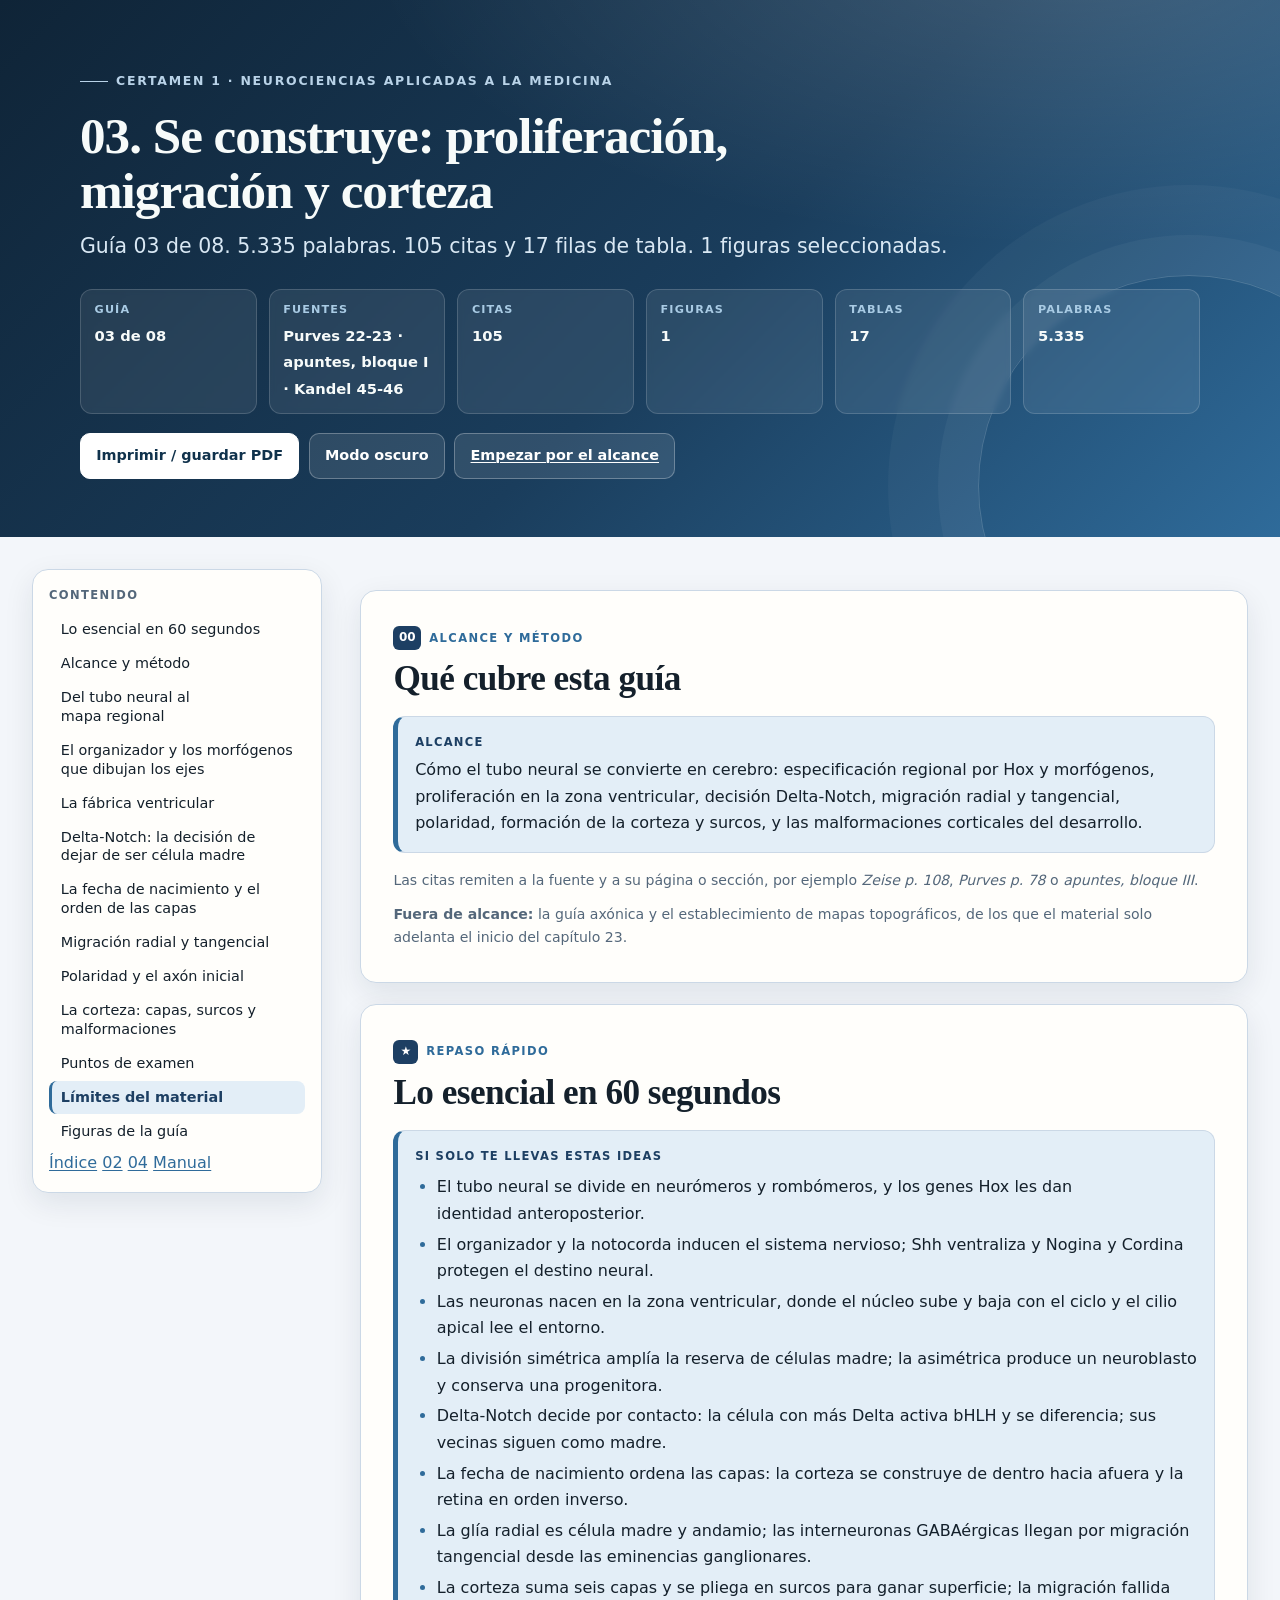
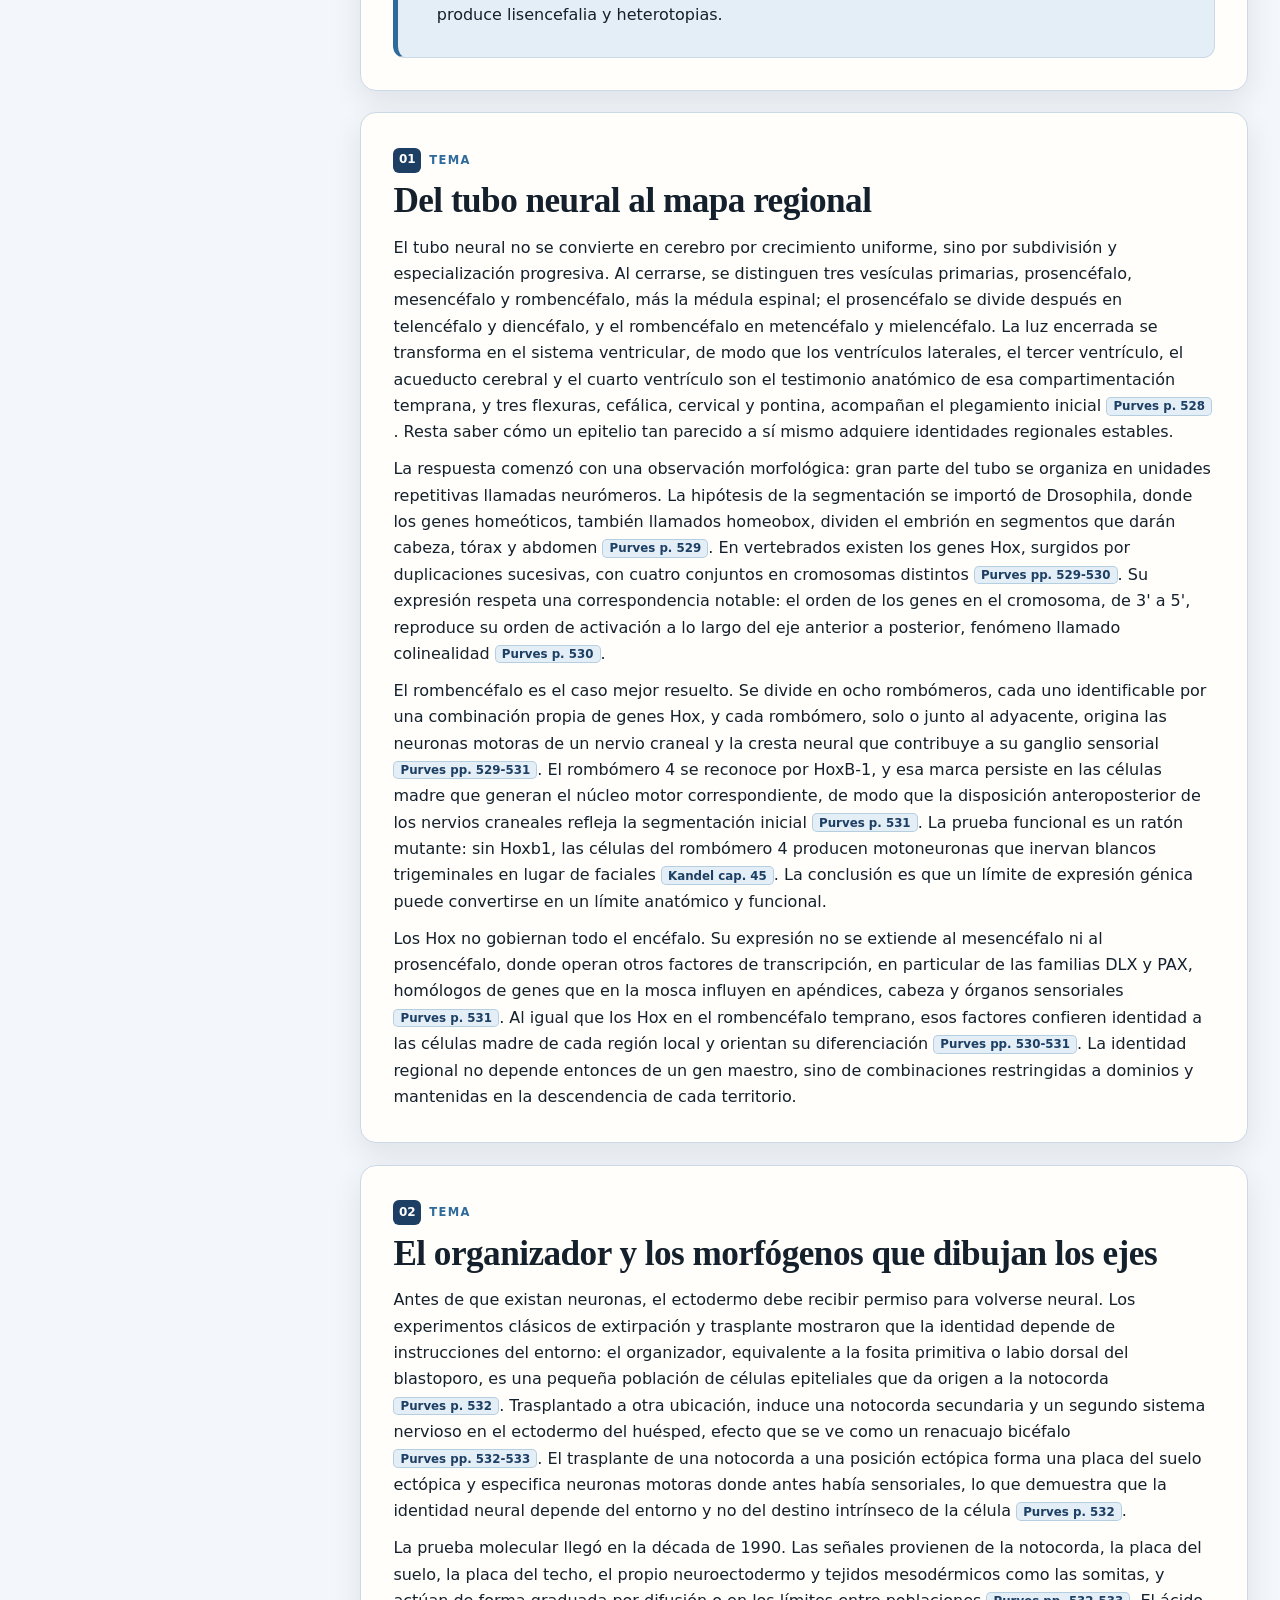
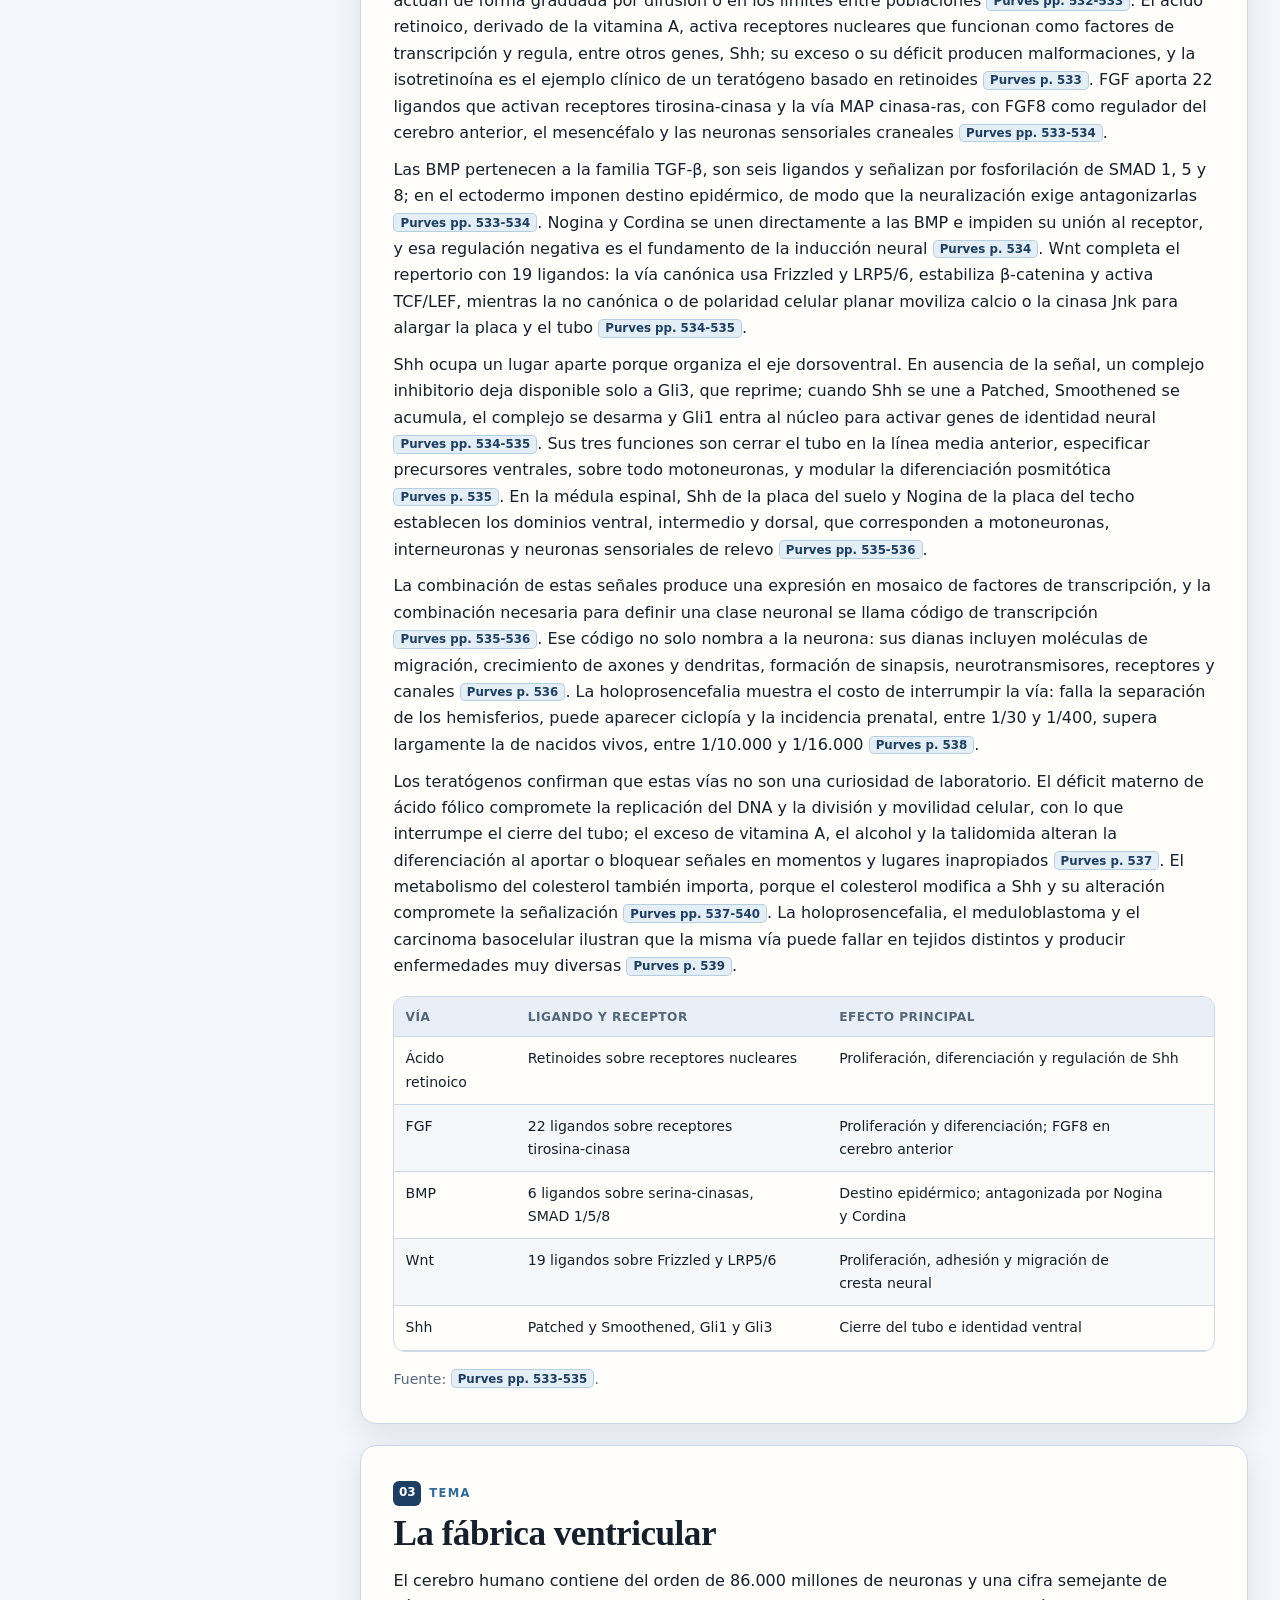
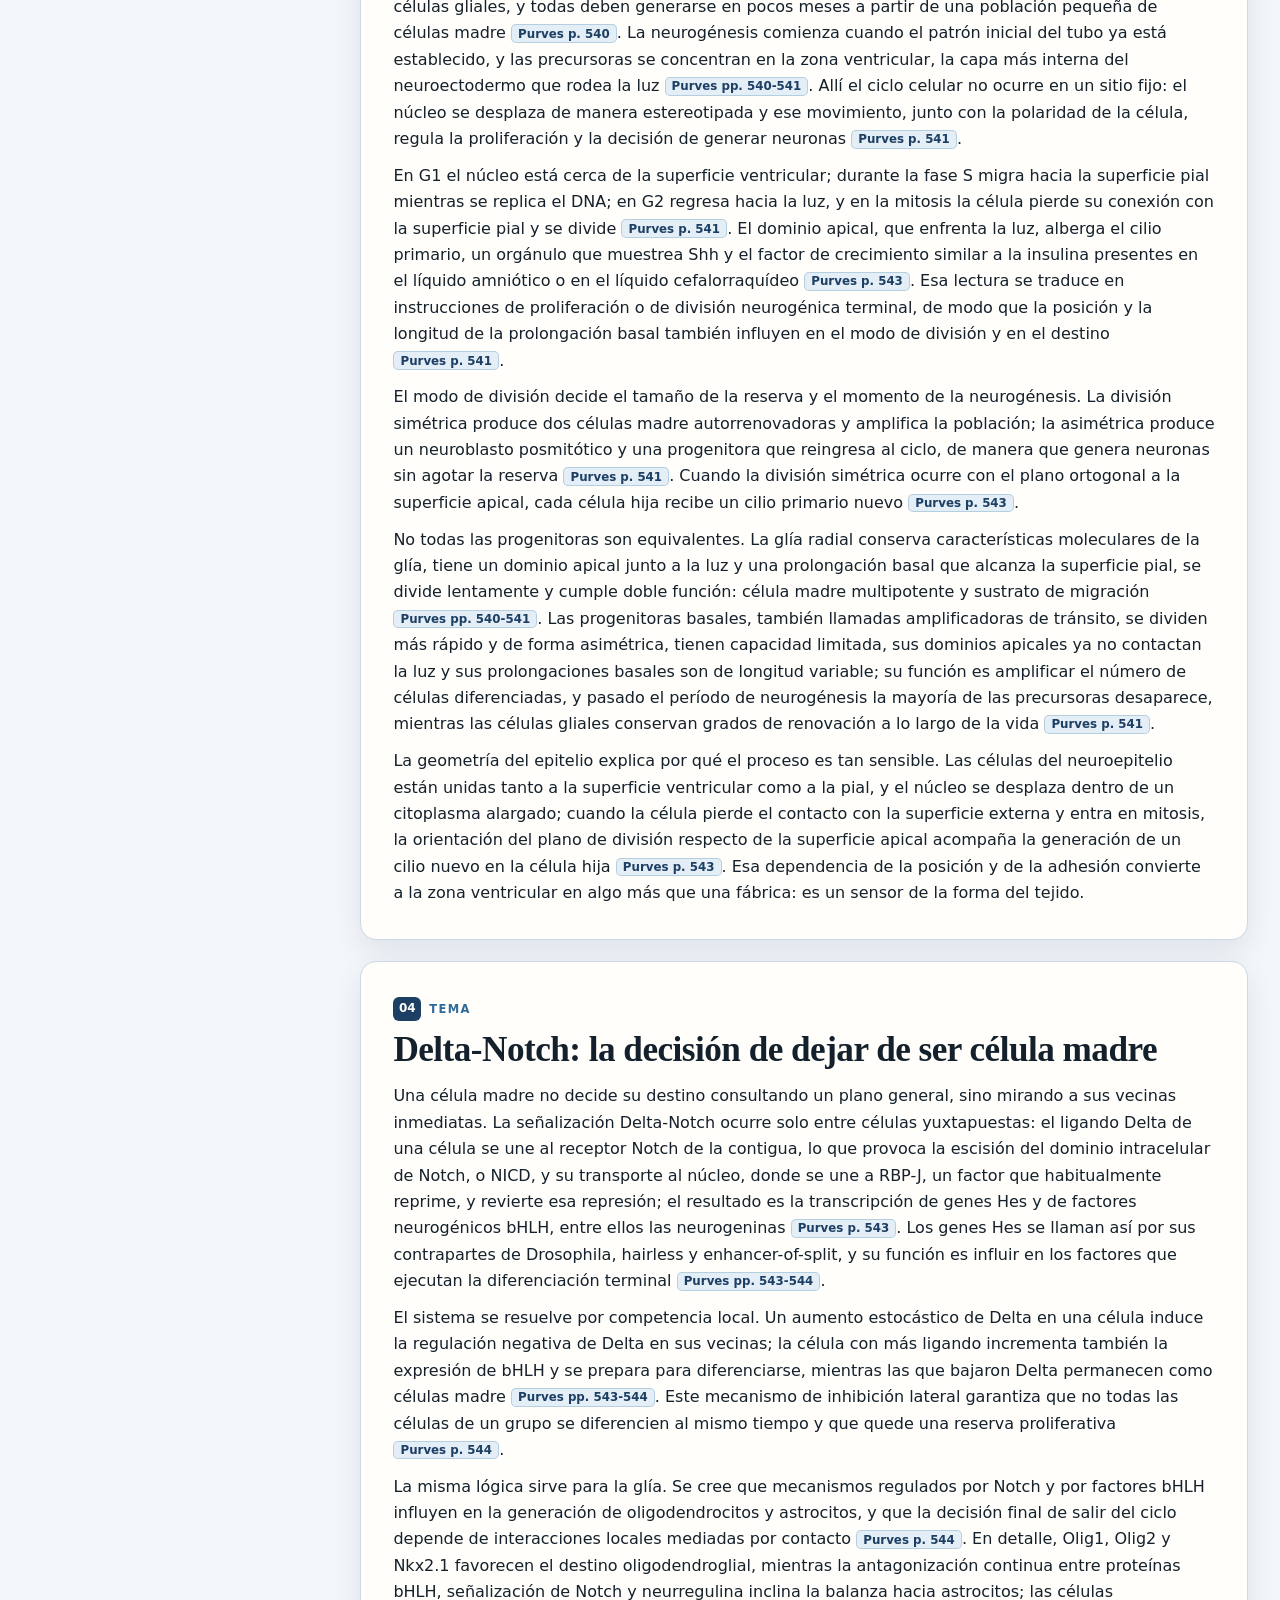
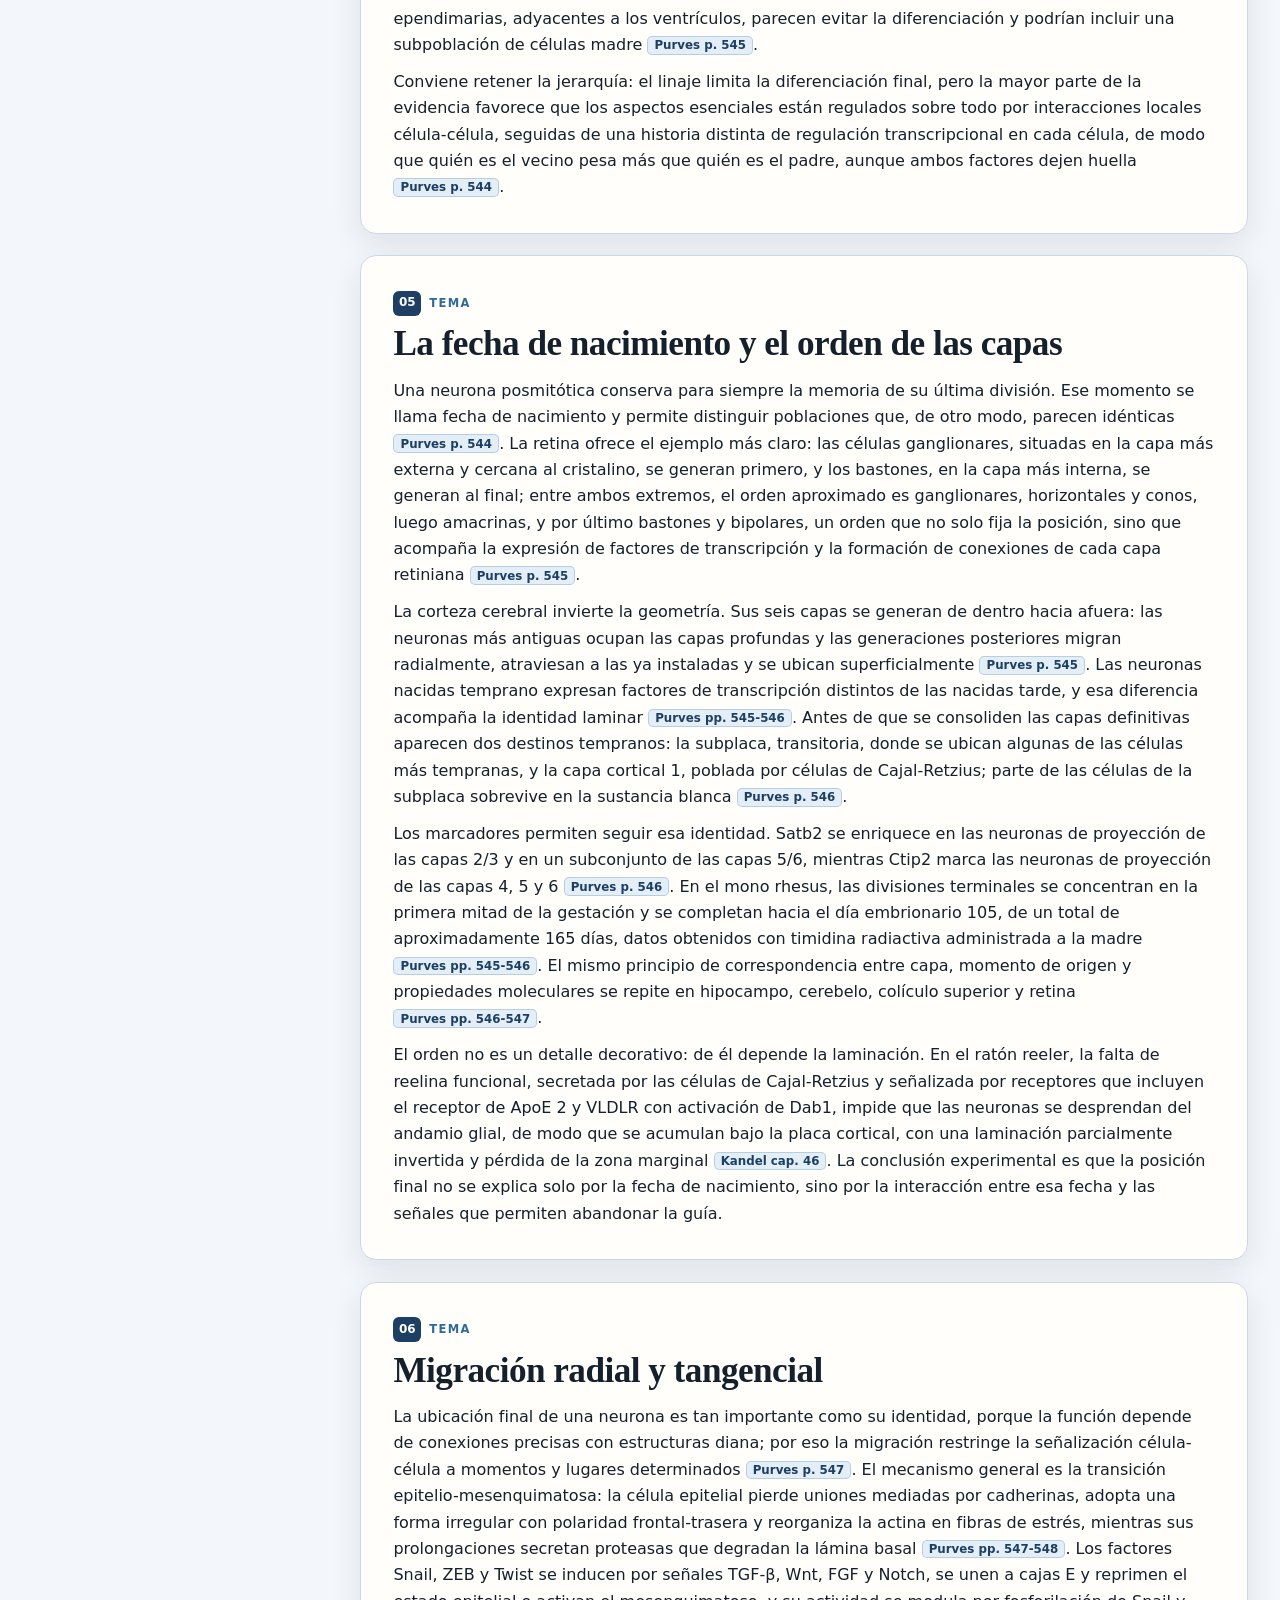
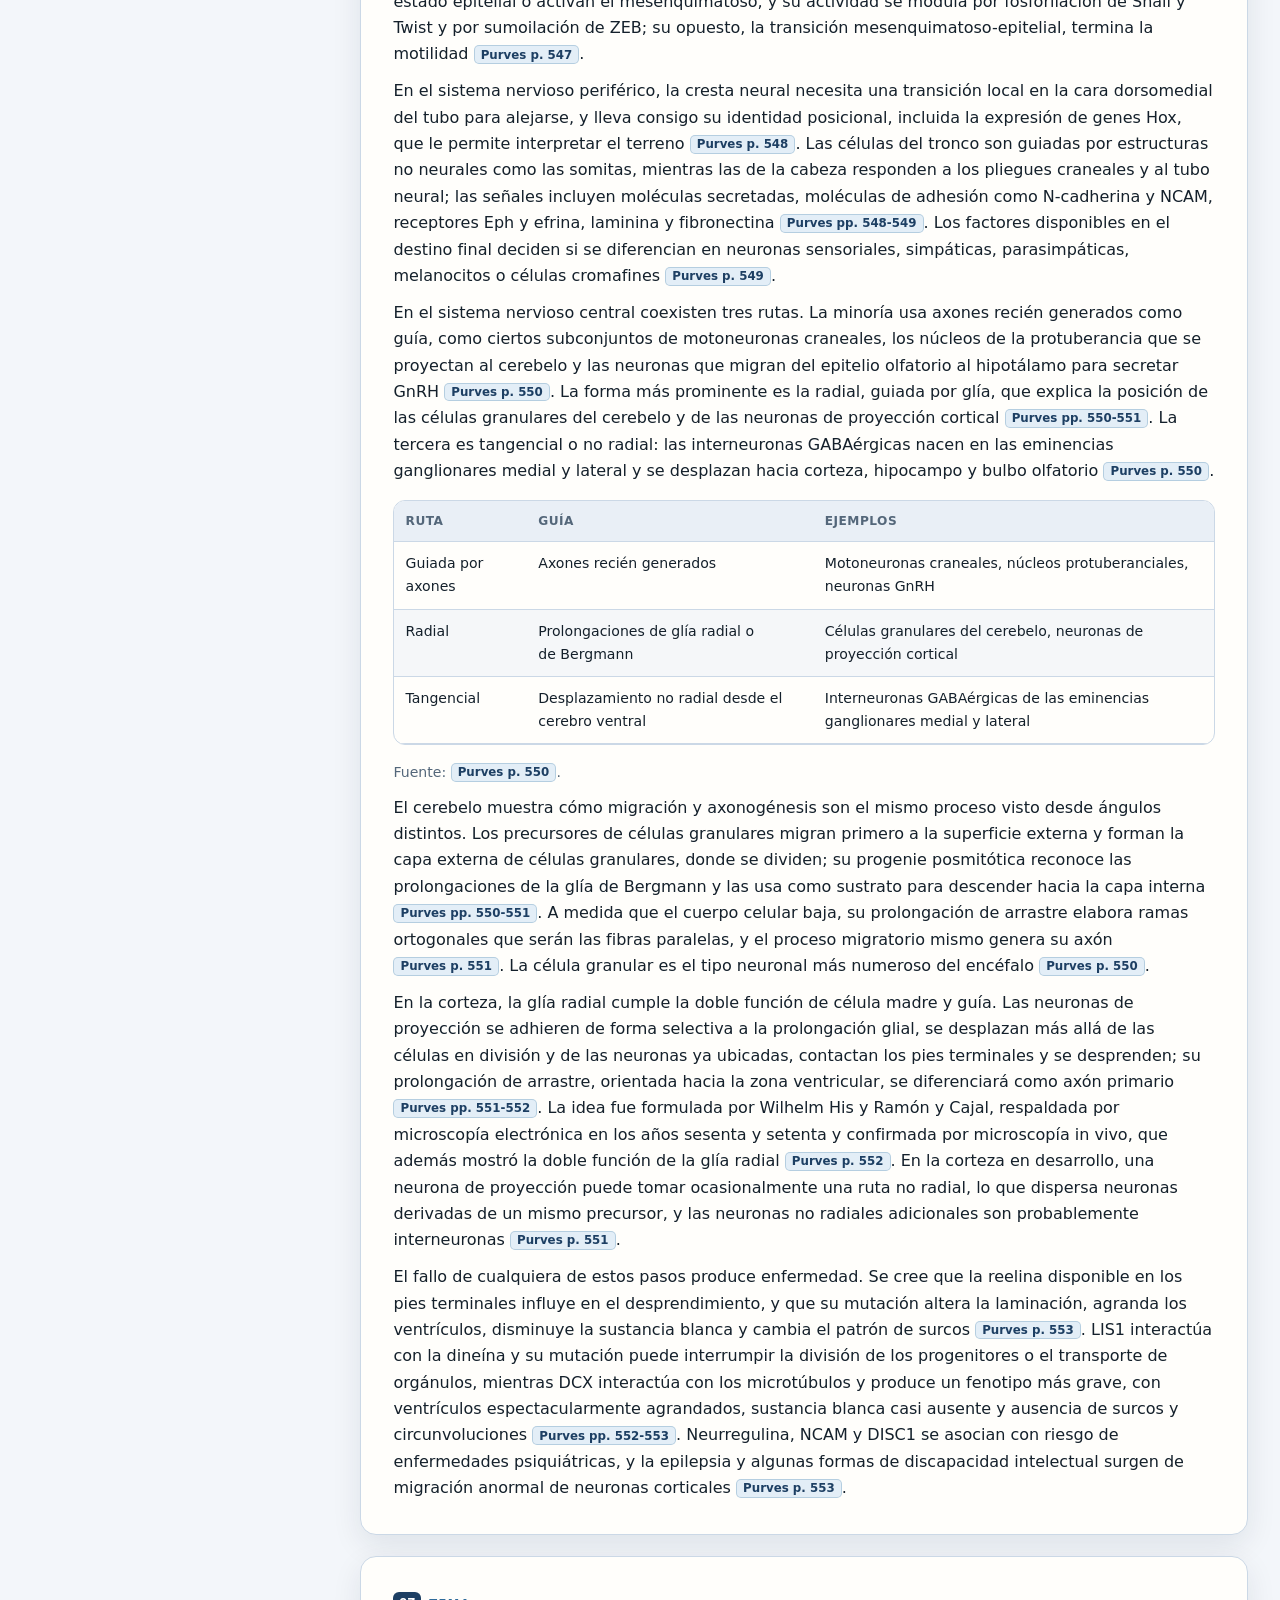
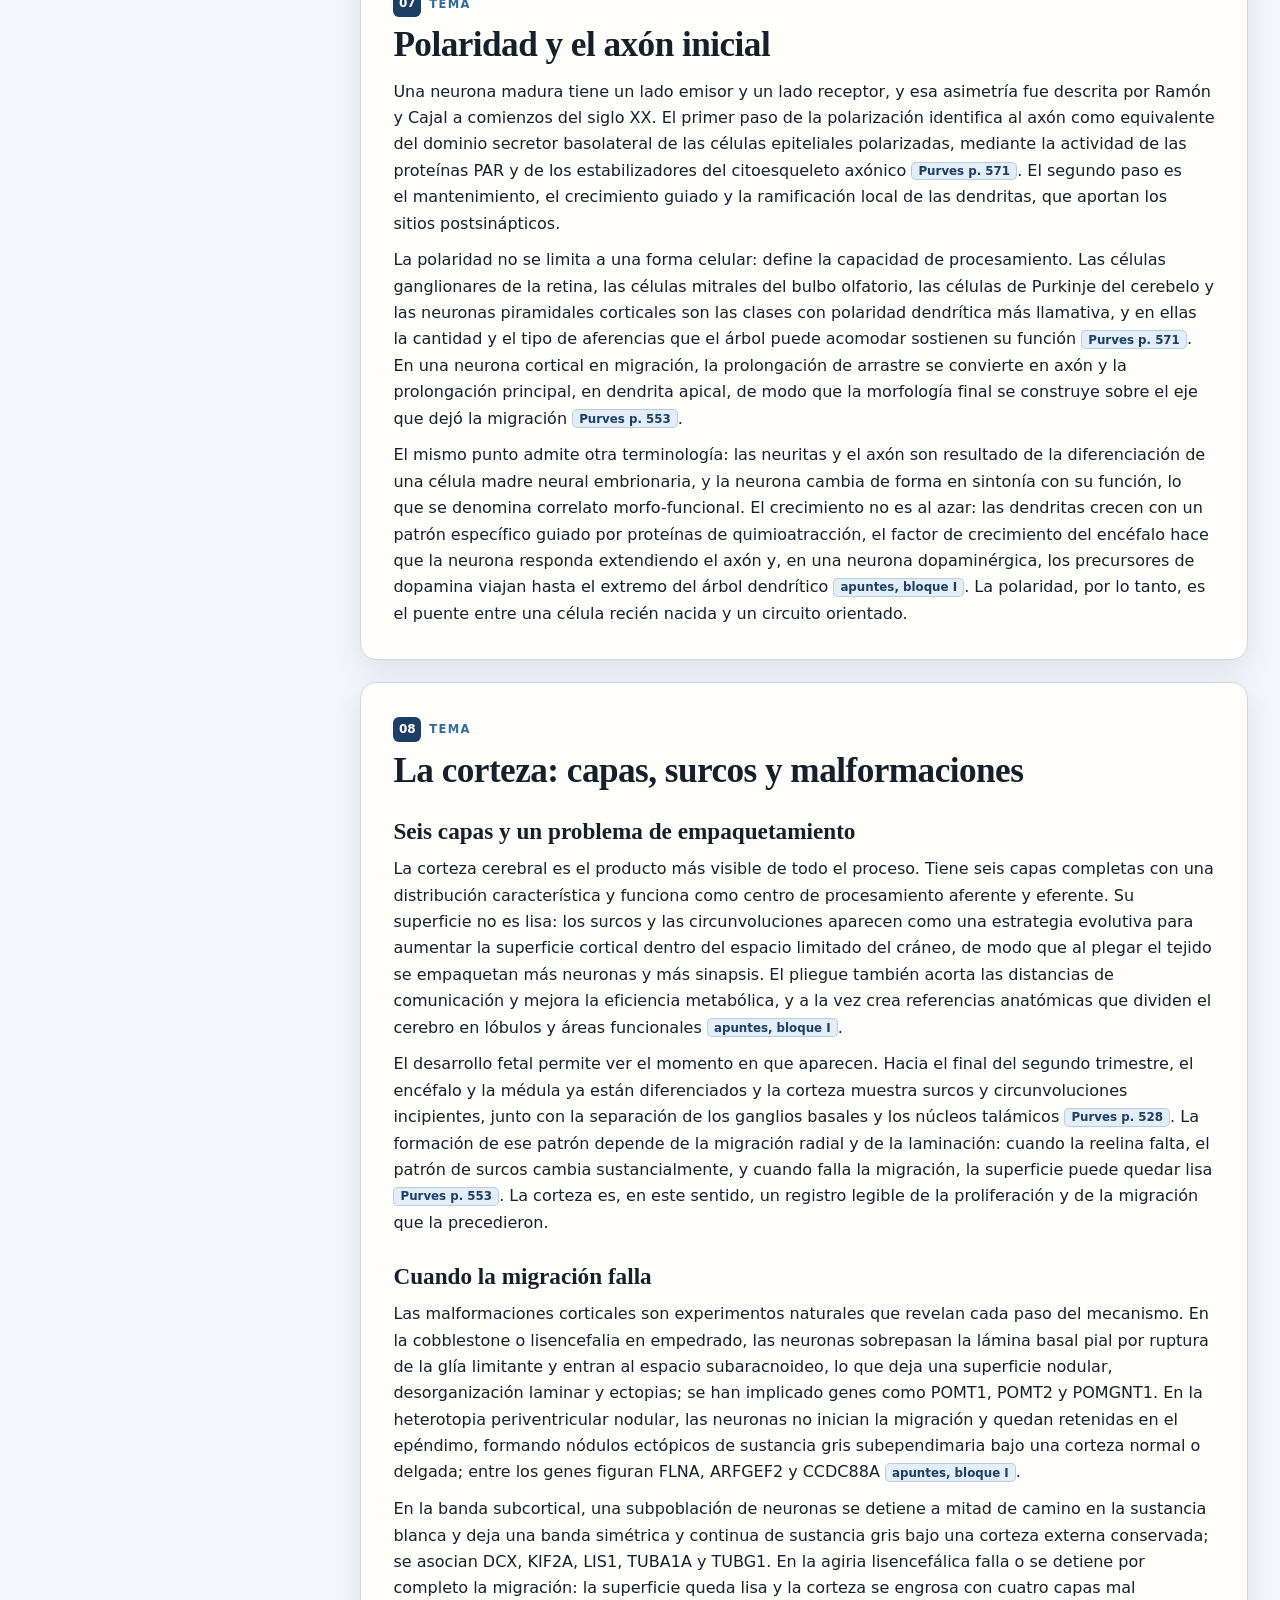
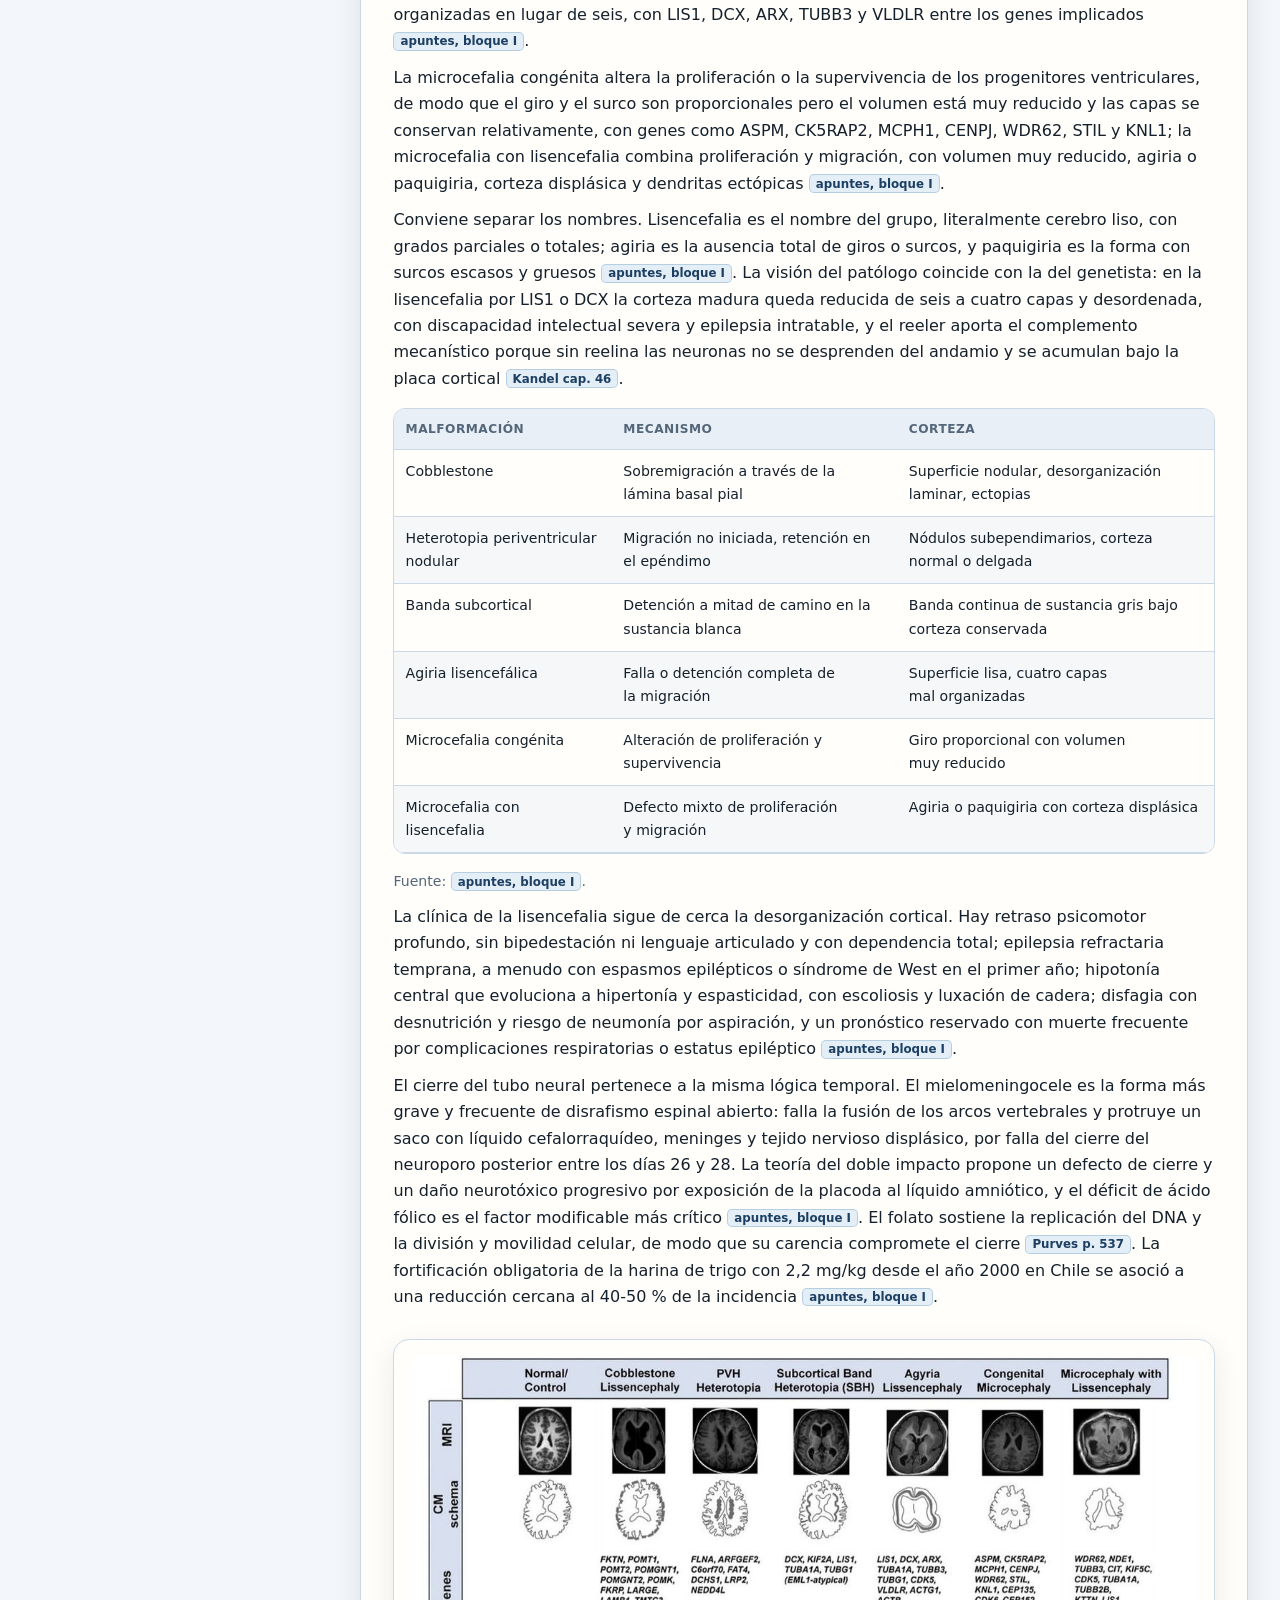
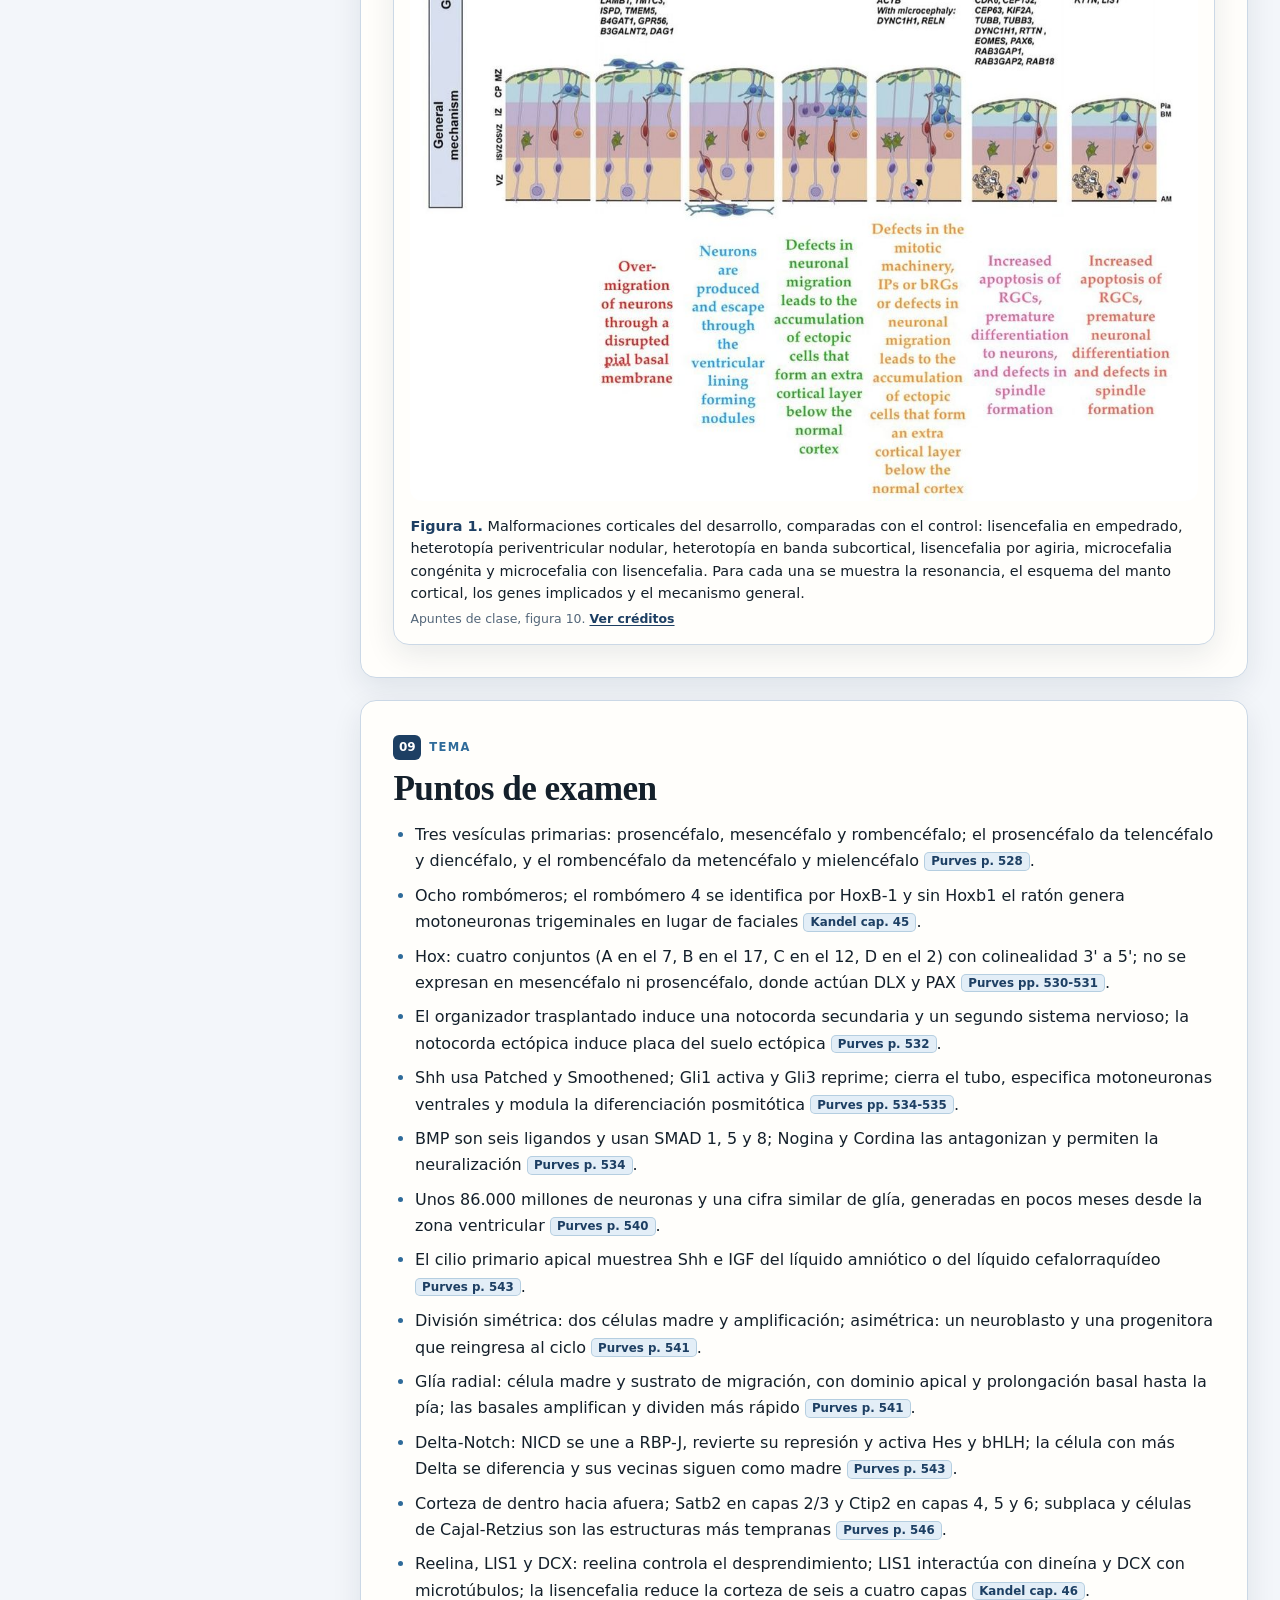
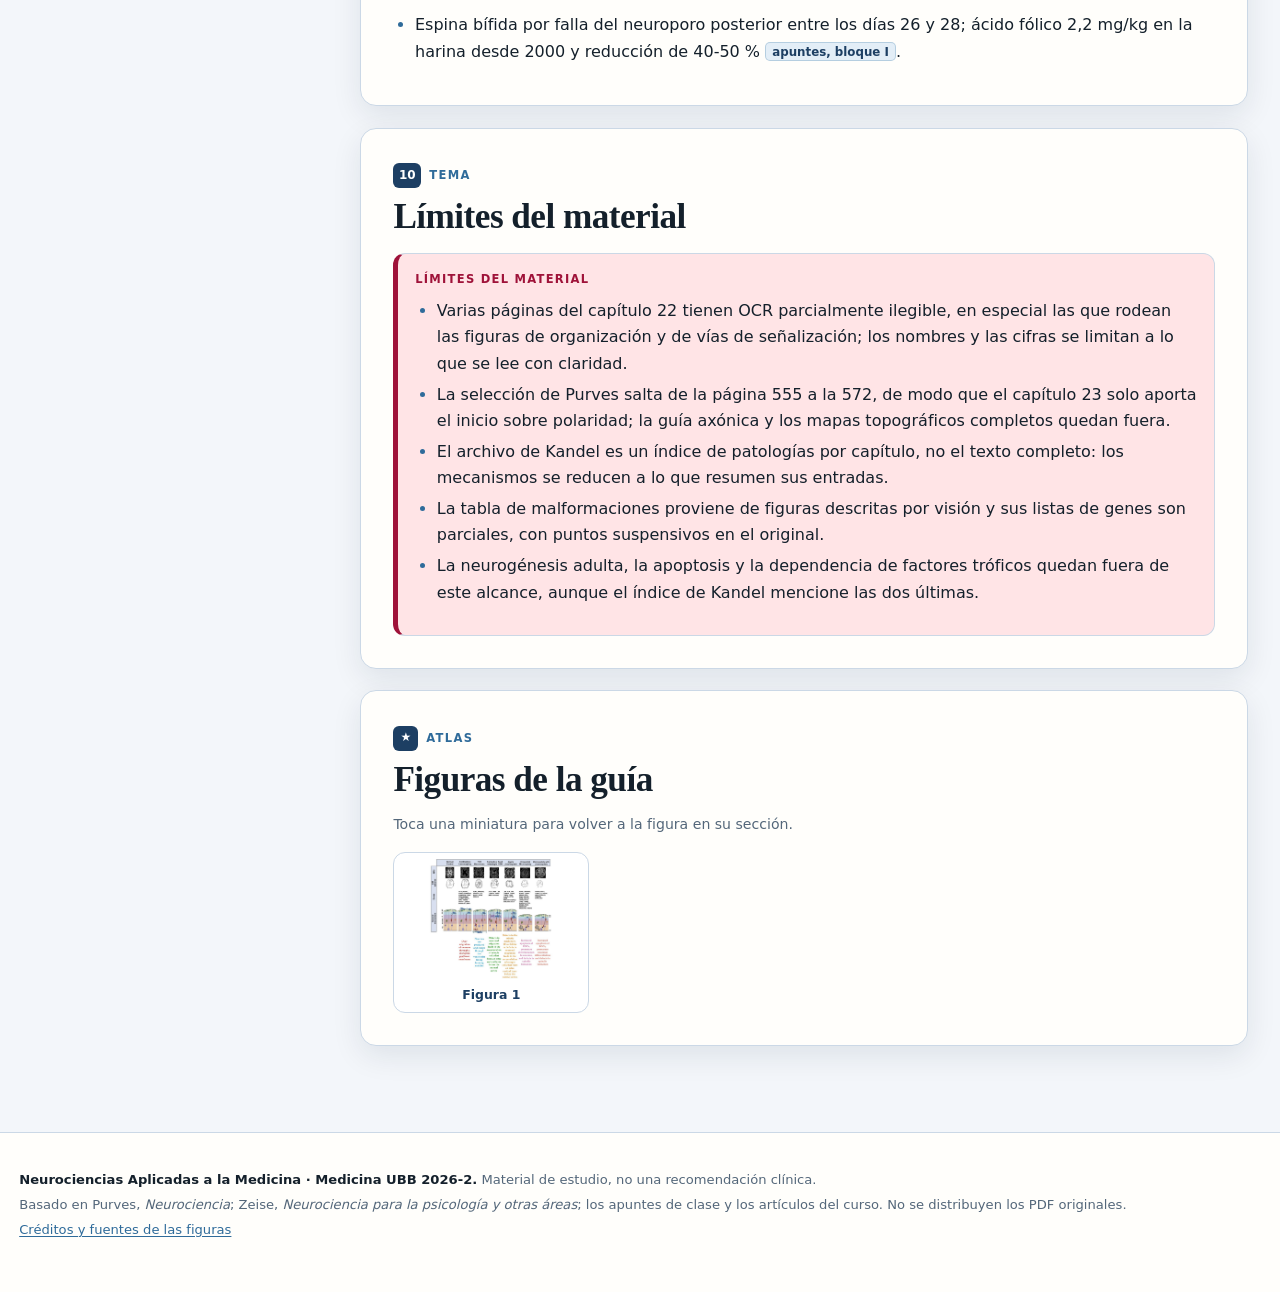
<file: 03_Se_Construye_Corteza.html>
<!doctype html>
<html lang="es-CL" data-theme="light">
<head>
<meta charset="utf-8">
<meta name="viewport" content="width=device-width, initial-scale=1">
<title>Se construye: proliferación, migración y corteza · Neurociencias UBB</title>
<meta name="description" content="Se construye: proliferación, migración y corteza. Guía de estudio del Certamen 1 de Neurociencias, con citas por fuente.">
<link rel="icon" href="data:image/svg+xml,%3Csvg xmlns='http://www.w3.org/2000/svg' viewBox='0 0 64 64'%3E%3Crect width='64' height='64' rx='14' fill='%231d3f63'/%3E%3Ctext x='32' y='44' font-family='Georgia,serif' font-size='28' fill='%23dbeafe' text-anchor='middle'%3ENe%3C/text%3E%3C/svg%3E">
<meta property="og:title" content="Se construye: proliferación, migración y corteza · Neurociencias UBB">
<meta property="og:description" content="Se construye: proliferación, migración y corteza. Guía de estudio del Certamen 1 de Neurociencias, con citas por fuente.">
<meta property="og:type" content="website">
<style>  :root{
    --bg:#f6f4ee;
    --surface:#fffdf8;
    --surface-2:#efeae0;
    --surface-3:#e6dfd1;
    --ink:#1d2a2e;
    --muted:#5d6b70;
    --line:#d8d1c3;
    --brand:#7f1d1d;
    --brand-2:#a33a3a;
    --brand-3:#f7e4e4;
    --accent:#b45309;
    --accent-2:#fef3c7;
    --rose:#9f1239;
    --rose-2:#ffe4e6;
    --blue:#1e3a8a;
    --blue-2:#dbeafe;
    --shadow:0 10px 30px rgba(20,40,40,.08);
    --radius:16px;
    --serif:Georgia,"Iowan Old Style","Palatino Linotype",Palatino,serif;
    --sans:ui-sans-serif,system-ui,-apple-system,"Segoe UI",Roboto,Arial,sans-serif;
  }
  [data-theme="dark"]{
    --bg:#0f1617;
    --surface:#162022;
    --surface-2:#1d2a2c;
    --surface-3:#263638;
    --ink:#e8eeec;
    --muted:#a7b6b2;
    --line:#2c3c3d;
    --brand:#5eead4;
    --brand-2:#2dd4bf;
    --brand-3:#123330;
    --accent:#fbbf24;
    --accent-2:#3a2a0a;
    --rose:#fb7185;
    --rose-2:#3b1119;
    --blue:#93c5fd;
    --blue-2:#12233f;
    --shadow:0 10px 30px rgba(0,0,0,.35);
  }
  *{box-sizing:border-box}
  html{scroll-behavior:smooth}
  body{
    margin:0;
    font-family:var(--sans);
    line-height:1.65;
    color:var(--ink);
    background:var(--bg);
    -webkit-font-smoothing:antialiased;
  }
  a{color:var(--brand-2);text-decoration-thickness:1px;text-underline-offset:2px}
  a:hover{color:var(--brand)}
  :focus-visible{outline:3px solid var(--accent);outline-offset:3px;border-radius:4px}
  .skip-link{
    position:absolute;left:-9999px;top:0;background:var(--surface);color:var(--ink);
    padding:.7rem 1rem;z-index:100;border:1px solid var(--line);border-radius:0 0 10px 0
  }
  .skip-link:focus{left:0}

  /* HERO */
  .hero{
    background:
      radial-gradient(1200px 500px at 85% -10%,rgba(255,255,255,.16),transparent 60%),
      linear-gradient(135deg,#0f2437 0%,#1a3d5c 55%,#2f6b9a 100%);
    color:#f7fbfa;
    padding:clamp(2rem,5vw,4.2rem) clamp(1.2rem,4vw,3rem) clamp(2.4rem,5vw,3.6rem);
    position:relative;
    overflow:hidden;
  }
  .hero::after{
    content:"";position:absolute;right:-120px;bottom:-160px;width:420px;height:420px;
    border:1px solid rgba(255,255,255,.18);border-radius:50%;
    box-shadow:0 0 0 40px rgba(255,255,255,.04),0 0 0 90px rgba(255,255,255,.03);
    pointer-events:none;
  }
  .hero-inner{max-width:1120px;margin:0 auto;position:relative;z-index:1}
  .eyebrow{
    display:inline-flex;align-items:center;gap:.5rem;
    font-size:.78rem;letter-spacing:.14em;text-transform:uppercase;
    color:#b9d3e8;font-weight:700;margin:0 0 1rem
  }
  .eyebrow::before{content:"";width:28px;height:1px;background:#b9d3e8;display:inline-block}
  .hero h1{
    font-family:var(--serif);
    font-size:clamp(1.9rem,4.2vw,3.2rem);
    line-height:1.08;
    margin:0 0 .7rem;
    letter-spacing:-.02em;
    max-width:26ch;
    text-wrap:balance;
  }
  .hero .lede{
    font-size:clamp(1.02rem,2vw,1.28rem);
    max-width:70ch;color:#d9e8f4;margin:.4rem 0 1.6rem
  }
  .hero .lede em{color:#fff}
  .meta-grid{
    display:grid;grid-template-columns:repeat(auto-fit,minmax(168px,1fr));
    gap:.75rem;margin:1.6rem 0 1.2rem;max-width:1120px
  }
  .meta-grid div{
    background:rgba(255,255,255,.08);
    border:1px solid rgba(255,255,255,.16);
    border-radius:12px;padding:.7rem .85rem;backdrop-filter:blur(3px)
  }
  .meta-grid span{
    display:block;font-size:.7rem;letter-spacing:.1em;text-transform:uppercase;
    color:#a9cbe4;font-weight:700;margin-bottom:.2rem
  }
  .meta-grid strong{font-size:.92rem;font-weight:600;color:#f7fbfa;line-height:1.35}
  .hero-actions{display:flex;flex-wrap:wrap;gap:.6rem;margin-top:1.1rem}
  .btn{
    appearance:none;border:1px solid rgba(255,255,255,.28);
    background:rgba(255,255,255,.10);color:#fff;
    padding:.62rem .95rem;border-radius:10px;font:inherit;font-size:.9rem;font-weight:650;
    cursor:pointer;transition:background .15s ease,transform .15s ease
  }
  .btn:hover{background:rgba(255,255,255,.2);transform:translateY(-1px)}
  .btn.primary{background:#fff;color:#10324c;border-color:#fff}
  .btn.primary:hover{background:#eaf4fb}

  /* LAYOUT */
  .shell{
    max-width:1420px;margin:0 auto;
    display:grid;grid-template-columns:290px minmax(0,1fr);
    gap:clamp(1rem,3vw,2.4rem);
    padding:2rem clamp(1rem,3vw,2rem) 4rem;
    align-items:start;
  }
  .sidebar{
    position:sticky;top:1rem;align-self:start;
    max-height:calc(100vh - 2rem);overflow:auto;
    background:var(--surface);border:1px solid var(--line);
    border-radius:var(--radius);padding:1rem;
    box-shadow:var(--shadow);
    scrollbar-width:thin;
  }
  .sidebar h2{
    font-family:var(--sans);font-size:.72rem;letter-spacing:.12em;text-transform:uppercase;
    color:var(--muted);margin:.2rem 0 .7rem
  }
  .toc{list-style:none;margin:0;padding:0;font-size:.9rem}
  .toc li{margin:.12rem 0}
  .toc a{
    display:block;padding:.42rem .55rem;border-radius:8px;color:var(--ink);
    text-decoration:none;border-left:3px solid transparent;line-height:1.3
  }
  .toc a:hover{background:var(--surface-2)}
  .toc a.active{background:var(--brand-3);border-left-color:var(--brand-2);font-weight:700;color:var(--brand)}
  .toc .figs{
    margin-top:.9rem;padding-top:.8rem;border-top:1px solid var(--line);
    display:flex;flex-wrap:wrap;gap:.35rem;align-items:center;font-size:.82rem;color:var(--muted)
  }
  .toc .figs a{
    display:inline-flex;align-items:center;justify-content:center;
    min-width:1.7rem;height:1.7rem;border:1px solid var(--line);border-radius:7px;
    padding:0 .45rem;background:var(--surface-2);font-weight:700;color:var(--brand)
  }
  main{min-width:0}
  .card{
    background:var(--surface);border:1px solid var(--line);border-radius:var(--radius);
    padding:clamp(1.1rem,2.6vw,2rem);box-shadow:var(--shadow);margin:1.35rem 0;
    scroll-margin-top:1rem;
  }
  .card > :first-child{margin-top:0}
  .card > :last-child{margin-bottom:0}
  .section-kicker{
    display:inline-flex;align-items:center;gap:.5rem;
    font-size:.72rem;letter-spacing:.12em;text-transform:uppercase;
    color:var(--brand-2);font-weight:800;margin-bottom:.45rem
  }
  .section-kicker .n{
    display:inline-flex;align-items:center;justify-content:center;
    min-width:1.55rem;height:1.55rem;padding:0 .35rem;border-radius:6px;
    background:var(--brand);color:#fff;font-size:.75rem;letter-spacing:0
  }
  h2{
    font-family:var(--serif);font-size:clamp(1.55rem,3.2vw,2.2rem);
    line-height:1.15;margin:.1rem 0 .8rem;letter-spacing:-.015em;text-wrap:balance
  }
  h3{font-family:var(--serif);font-size:clamp(1.18rem,2.2vw,1.45rem);line-height:1.25;margin:1.6rem 0 .55rem}
  h4{font-size:1rem;margin:1.2rem 0 .4rem;letter-spacing:.01em}
  p{margin:.65rem 0}
  ul,ol{margin:.55rem 0 .8rem;padding-left:1.35rem}
  li{margin:.28rem 0}
  li::marker{color:var(--brand-2)}
  strong{font-weight:750}
  em{font-style:italic}
  .cite{
    display:inline-block;font-size:.74rem;font-weight:700;line-height:1.2;
    color:var(--brand);background:var(--brand-3);
    border:1px solid color-mix(in srgb,var(--brand-2) 25%,transparent);
    padding:.08rem .38rem;border-radius:5px;white-space:nowrap;vertical-align:.08em
  }
  .small{font-size:.88rem;color:var(--muted)}
  .th-abbr{display:none}
  .muted{color:var(--muted)}

  /* CALLOUTS */
  .keybox,.databox,.warnbox,.quotebox{
    border-radius:12px;padding:1rem 1.05rem;margin:1rem 0;border:1px solid var(--line)
  }
  .keybox{background:var(--brand-3);border-left:5px solid var(--brand-2)}
  .databox{background:var(--accent-2);border-left:5px solid var(--accent)}
  .warnbox{background:var(--rose-2);border-left:5px solid var(--rose)}
  .quotebox{background:var(--surface-2);border-left:5px solid var(--blue);font-family:var(--serif);font-size:1.05rem}
  .box-title{
    display:block;font-family:var(--sans);font-size:.72rem;letter-spacing:.11em;
    text-transform:uppercase;font-weight:800;margin-bottom:.35rem
  }
  .keybox .box-title{color:var(--brand)}
  .databox .box-title{color:var(--accent)}
  .warnbox .box-title{color:var(--rose)}
  .quotebox .box-title{color:var(--blue)}

  /* GRIDS */
  .grid-2{display:grid;grid-template-columns:repeat(auto-fit,minmax(260px,1fr));gap:1rem;margin:1rem 0}
  .grid-3{display:grid;grid-template-columns:repeat(auto-fit,minmax(185px,1fr));gap:.85rem;margin:1rem 0}
  .stat{
    background:var(--surface-2);border:1px solid var(--line);border-radius:12px;
    padding:.9rem 1rem
  }
  .stat b{display:block;font-family:var(--serif);font-size:1.65rem;line-height:1.1;color:var(--brand)}
  .stat span{display:block;font-size:.82rem;color:var(--muted);margin-top:.25rem}
  .mini-card{
    background:var(--surface-2);border:1px solid var(--line);border-radius:12px;padding:.9rem 1rem
  }
  .mini-card h4{margin:.05rem 0 .35rem;font-size:.98rem}
  .mini-card p,.mini-card ul{font-size:.9rem;margin:.35rem 0}
  .tag{
    display:inline-block;font-size:.72rem;font-weight:800;letter-spacing:.04em;
    padding:.15rem .5rem;border-radius:999px;background:var(--brand-3);color:var(--brand);
    border:1px solid color-mix(in srgb,var(--brand-2) 25%,transparent)
  }
  .tag.amber{background:var(--accent-2);color:var(--accent);border-color:color-mix(in srgb,var(--accent) 25%,transparent)}
  .tag.rose{background:var(--rose-2);color:var(--rose);border-color:color-mix(in srgb,var(--rose) 25%,transparent)}

  /* TABLES */
  .table-wrap{
    overflow-x:auto;border:1px solid var(--line);border-radius:12px;margin:1rem 0;
    background:var(--surface);-webkit-overflow-scrolling:touch
  }
  table{width:100%;border-collapse:collapse;font-size:.88rem;min-width:720px}
  caption{
    caption-side:top;text-align:left;padding:.8rem .9rem .2rem;
    font-size:.82rem;color:var(--muted);font-weight:600
  }
  th,td{padding:.62rem .7rem;border-bottom:1px solid var(--line);vertical-align:top;text-align:left}
  th{
    background:var(--surface-2);font-size:.76rem;letter-spacing:.04em;text-transform:uppercase;
    color:var(--muted);font-weight:800;position:sticky;top:0;z-index:1
  }
  tbody tr:nth-child(even) td{background:color-mix(in srgb,var(--surface-2) 45%,var(--surface))}
  tbody tr:hover td{background:var(--brand-3)}
  td.nw{white-space:nowrap}
  .t1{min-width:1180px;font-size:.8rem}
  .t1 th,.t1 td{padding:.5rem .55rem}
  .t1 td:first-child{font-weight:650}

  /* FIGURES */
  figure.diagram{
    margin:1.25rem 0;background:#fbfaf6;border:1px solid #d8d1c3;border-radius:14px;
    padding:1rem;color:#1d2a2e;box-shadow:0 4px 16px rgba(20,40,40,.05)
  }
  figure.diagram svg{display:block;width:100%;height:auto}
  figure.diagram figcaption{font-size:.86rem;color:#5d6b70;margin:.75rem .15rem 0;line-height:1.5}
  figure.diagram figcaption b{color:#1d2a2e}
  .fig-label{
    display:inline-block;font-size:.72rem;letter-spacing:.1em;text-transform:uppercase;
    font-weight:800;color:#1d3f63;background:#e3eef7;border:1px solid #a9cbe4;
    padding:.15rem .5rem;border-radius:999px;margin-bottom:.6rem
  }

  /* DETAILS Q&A */
  details.qa{
    border:1px solid var(--line);border-radius:12px;background:var(--surface-2);
    padding:.2rem .9rem;margin:.55rem 0
  }
  details.qa summary{
    cursor:pointer;font-weight:700;padding:.65rem 0;list-style:none;
    display:flex;gap:.55rem;align-items:flex-start
  }
  details.qa summary::-webkit-details-marker{display:none}
  details.qa summary::before{
    content:"+";flex:0 0 auto;display:inline-flex;align-items:center;justify-content:center;
    width:1.35rem;height:1.35rem;border-radius:6px;background:var(--brand);color:#fff;
    font-weight:800;font-size:.95rem;line-height:1;margin-top:.1rem
  }
  details.qa[open] summary::before{content:"−"}
  details.qa .answer{padding:.1rem 0 .9rem 1.95rem;font-size:.94rem}
  details.qa .answer p:first-child{margin-top:0}
  .qa-tools{display:flex;gap:.5rem;flex-wrap:wrap;margin:.7rem 0 1rem}
  .qa-tools button{
    font:inherit;font-size:.82rem;font-weight:700;cursor:pointer;
    background:var(--surface);color:var(--ink);border:1px solid var(--line);
    padding:.4rem .65rem;border-radius:8px
  }
  .qa-tools button:hover{background:var(--brand-3);border-color:var(--brand-2)}

  /* CHECKLIST */
  .checklist{list-style:none;padding-left:0}
  .checklist li{padding-left:1.7rem;position:relative;margin:.45rem 0}
  .checklist li::before{
    content:"✓";position:absolute;left:0;top:.05rem;color:var(--brand-2);font-weight:900
  }

  /* FOOTER */
  footer{
    border-top:1px solid var(--line);background:var(--surface);
    padding:2rem clamp(1rem,4vw,3rem);color:var(--muted);font-size:.86rem
  }
  footer .foot-inner{max-width:1120px;margin:0 auto;display:flex;gap:1rem;flex-wrap:wrap;justify-content:space-between}
  footer strong{color:var(--ink)}

  @media (max-width:980px){
    .shell{grid-template-columns:1fr;padding-top:1.2rem}
    .sidebar{position:static;max-height:none;order:-1}
    .toc{display:grid;grid-template-columns:repeat(auto-fit,minmax(220px,1fr));gap:.1rem}
  }
  @media (max-width:560px){
    .hero h1{max-width:none}
    .meta-grid{grid-template-columns:1fr}
    .card{padding:1rem}
    table{font-size:.82rem}
  }
  @media print{
    :root{--bg:#fff;--surface:#fff;--surface-2:#f3f3f3;--surface-3:#eee;--ink:#111;--muted:#444;--line:#bbb;--shadow:none}
    @page{margin:12mm}
    body{background:#fff;font-size:10.5pt}
    .table-wrap{overflow:visible!important;border:none!important}
    table{min-width:0!important;width:100%!important;font-size:6.4pt!important;table-layout:fixed}
    .t1{min-width:0!important;font-size:6.4pt!important}
    .t1 th:nth-child(1){width:13%}
    .t1 th:nth-child(2){width:6%}
    .t1 th:nth-child(3){width:11%}
    .t1 th:nth-child(4){width:11%}
    .t1 th:nth-child(5){width:7%}
    .t1 th:nth-child(6){width:6%}
    .t1 th:nth-child(7){width:17%}
    .t1 th:nth-child(8){width:18%}
    .t1 th:nth-child(9){width:7%}
    th,td{padding:.2rem .2rem!important;word-break:normal;overflow-wrap:anywhere;hyphens:auto}
    th{position:static!important;word-break:normal!important;overflow-wrap:normal!important;hyphens:none!important}
    thead{display:table-header-group}
    .hero{background:#fff;color:#111;padding:0 0 1rem;border-bottom:2px solid #111}
    .hero .lede,.meta-grid span{color:#333}
    .meta-grid div{background:#f4f4f4;border-color:#ccc}
    .meta-grid strong{color:#111}
    .hero-actions,.sidebar,.skip-link,.qa-tools{display:none!important}
    .shell{display:block;max-width:none;padding:0}
    .card{box-shadow:none;border:1px solid #ccc;break-inside:avoid;page-break-inside:avoid}
    h2,h3{break-after:avoid}
    figure.diagram,.table-wrap,details.qa{break-inside:avoid;page-break-inside:avoid}
    .th-full{display:none}
    .th-abbr{display:inline}
    a{color:#111;text-decoration:none}
  }
  p,li,td,figcaption{text-wrap:pretty}
  blockquote{
    margin:1.1rem 0;padding:.9rem 1.1rem;background:var(--surface-2);
    border-left:4px solid var(--brand-2);border-radius:0 12px 12px 0;color:var(--ink)
  }
  blockquote p{margin:.4rem 0}
  .guide-grid{display:grid;grid-template-columns:repeat(auto-fit,minmax(280px,1fr));gap:1rem;margin:1.2rem 0}
  .guide-grid a{display:block;text-decoration:none;color:inherit;background:var(--surface);
    border:1px solid var(--line);border-radius:var(--radius);padding:1rem 1.1rem;box-shadow:var(--shadow);
    transition:transform .15s ease,border-color .15s ease}
  .guide-grid a:hover{transform:translateY(-2px);border-color:var(--brand-2)}
  .guide-grid a:focus-visible{outline:3px solid var(--accent);outline-offset:3px}
  .guide-grid .gn{font-family:var(--serif);font-size:1.6rem;color:var(--brand-2);line-height:1}
  .guide-grid h3{margin:.3rem 0 .4rem;font-size:1.05rem;font-family:var(--sans);font-weight:700;color:var(--ink)}
  .guide-grid p{margin:0;font-size:.9rem;color:var(--muted)}
  .badges{display:flex;flex-wrap:wrap;gap:.4rem;margin-top:.7rem}
  .badges span{font-size:.72rem;font-weight:700;letter-spacing:.03em;background:var(--brand-3);
    color:var(--brand);border-radius:999px;padding:.18rem .55rem}
  caption{caption-side:top;text-align:left;font-size:.82rem;font-weight:700;color:var(--muted);padding:.2rem .2rem .5rem}

/* ===== Neurociencias: azul profundo y ámbar sobre el sistema visual de Semio C3 ===== */
:root{
  --bg:#f3f6fa;
  --surface:#fffefb;
  --surface-2:#e9eff6;
  --surface-3:#dae4ef;
  --ink:#14202b;
  --muted:#54677a;
  --line:#cbd8e6;
  --brand:#1d3f63;
  --brand-2:#2f6b9a;
  --brand-3:#e3eef7;
  --accent:#b45309;
  --accent-2:#fef3c7;
  --rose:#9f1239;
  --rose-2:#ffe4e6;
  --blue:#1e3a8a;
  --blue-2:#dbeafe;
  --shadow:0 10px 30px rgba(16,36,56,.09);
}
[data-theme="dark"]{
  --bg:#0e141a;
  --surface:#151e26;
  --surface-2:#1c2833;
  --surface-3:#26333f;
  --ink:#e9f1f7;
  --muted:#a4b6c6;
  --line:#2b3a47;
  --brand:#7dd3fc;
  --brand-2:#38bdf8;
  --brand-3:#0d2a3c;
  --accent:#fbbf24;
  --accent-2:#3a2a0a;
  --rose:#fb7185;
  --rose-2:#3b1119;
  --blue:#93c5fd;
  --blue-2:#12233f;
  --shadow:0 10px 30px rgba(0,0,0,.42);
}
.site-footer{
  max-width:1280px;margin:0 auto;padding:2rem 1.2rem 3rem;
  color:var(--muted);font-size:.82rem;line-height:1.6;
  border-top:1px solid var(--line);
}
.site-footer p{margin:.25rem 0}
.table-source{margin-top:.4rem}
.exam-list li{margin:.5rem 0}
.cert-grid{display:grid;grid-template-columns:repeat(auto-fit,minmax(320px,1fr));gap:1.2rem;margin:1.4rem 0}
.cert-card{display:block;background:var(--surface);border:1px solid var(--line);border-radius:var(--radius);padding:1.5rem;text-decoration:none;color:inherit;box-shadow:var(--shadow);transition:transform .15s ease,border-color .15s ease}
.cert-card:hover{transform:translateY(-2px);border-color:var(--brand-2)}
.cert-card h3{margin:.2rem 0 .6rem;font-size:1.45rem}
.cert-card p{color:var(--muted);margin:.4rem 0 1rem}
.cert-card .big{font-family:var(--serif);font-size:2.6rem;color:var(--brand);line-height:1}

/* ===== Figuras de Robbins ===== */
.fig{
  margin:1.8rem 0;padding:1rem;background:var(--surface);
  border:1px solid var(--line);border-radius:var(--radius);box-shadow:var(--shadow);
}
.fig-open{
  display:block;background:#fff;border-radius:calc(var(--radius) - 4px);
  overflow:hidden;cursor:zoom-in;line-height:0;text-align:center;
}
.fig-open img{display:block;width:auto;max-width:100%;height:auto;margin:0 auto}
.fig figcaption{margin-top:.85rem;font-size:.9rem;line-height:1.55;color:var(--ink)}
.fig figcaption strong{color:var(--brand)}
.fig-source{display:block;margin-top:.35rem;font-size:.78rem;color:var(--muted);line-height:1.45}
.fig-source a{color:var(--brand);font-weight:600}
.fig-grid{
  display:grid;grid-template-columns:repeat(auto-fill,minmax(160px,1fr));
  gap:.8rem;margin-top:1rem;
}
.fig-thumb{
  display:flex;flex-direction:column;gap:.35rem;text-decoration:none;
  color:var(--muted);font-size:.78rem;background:#fff;border:1px solid var(--line);
  border-radius:calc(var(--radius) - 4px);padding:.4rem;
  transition:border-color .15s ease,transform .15s ease;
}
.fig-thumb:hover{border-color:var(--brand-2);transform:translateY(-1px)}
.fig-thumb img{width:100%;height:120px;object-fit:contain;background:#fff}
.fig-thumb span{text-align:center;font-weight:700;color:var(--brand)}
.fig-dialog{
  position:fixed;inset:0;margin:auto;width:fit-content;height:fit-content;
  max-width:min(96vw,1500px);max-height:92dvh;overflow:auto;overscroll-behavior:contain;
  background:var(--surface);color:var(--ink);border:1px solid var(--line);
  border-radius:var(--radius);padding:1rem;box-shadow:0 20px 60px rgba(0,0,0,.45);
}
.fig-dialog::backdrop{background:rgba(10,18,26,.84)}
.fig-dialog img{
  display:block;max-width:min(94vw,1400px);max-height:80vh;width:auto;height:auto;
  margin:0 auto;background:#fff;
}
.fig-dialog p{margin:.8rem 0 0;color:var(--muted);font-size:.9rem;line-height:1.5}
.fig-dialog-close{
  position:absolute;top:.6rem;right:.6rem;z-index:2;
  background:var(--brand);color:#fff;border:0;border-radius:999px;
  padding:.3rem .8rem;font:inherit;font-size:.8rem;font-weight:700;cursor:pointer;
}
@media(max-width:600px){
  .fig{padding:.6rem;margin:1.2rem 0}
  .fig-grid{grid-template-columns:repeat(2,1fr)}
  .fig-thumb img{height:90px}
}
@media print{
  .fig{break-inside:avoid;box-shadow:none;border:1px solid #ccc;padding:.4rem}
  .fig-open{cursor:default}
  .fig-open img{max-height:9.5cm;width:auto;margin:0 auto}
  .fig-grid,.fig-dialog{display:none!important}
  .fig-source a{color:#333}
}
</style>
</head>
<body>
<a class="skip-link" href="#contenido">Saltar al contenido</a>

<header class="hero">
  <div class="hero-inner">
    <p class="eyebrow">Certamen 1 · Neurociencias Aplicadas a la Medicina</p>
    <h1>03. Se construye: proliferación, migración y corteza</h1>
    <p class="lede">Guía 03 de 08. 5.335 palabras. 105 citas y 17 filas de tabla. 1 figuras seleccionadas.</p>
    <div class="meta-grid"><div><span>Guía</span><strong>03 de 08</strong></div><div><span>Fuentes</span><strong>Purves 22-23 · apuntes, bloque I · Kandel 45-46</strong></div><div><span>Citas</span><strong>105</strong></div><div><span>Figuras</span><strong>1</strong></div><div><span>Tablas</span><strong>17</strong></div><div><span>Palabras</span><strong>5.335</strong></div></div>
    <div class="hero-actions">
      <button class="btn primary" id="printBtn" type="button">Imprimir / guardar PDF</button>
      <button class="btn" id="themeBtn" type="button" aria-pressed="false">Modo oscuro</button>
      <a class="btn" href="#alcance">Empezar por el alcance</a>
    </div>
  </div>
</header>

<div class="shell">
  <aside class="sidebar" aria-label="Índice de la guía">
    <h2>Contenido</h2>
    <nav>
      <ul class="toc">
        <li><a href="#esencial">Lo esencial en 60 segundos</a></li>
        <li><a href="#alcance">Alcance y método</a></li>
        <li><a href="#sec-01-del-tubo-neural-al-mapa-regional">Del tubo neural al mapa regional</a></li>
        <li><a href="#sec-02-el-organizador-y-los-morfogenos-que-dibujan-los-ejes">El organizador y los morfógenos que dibujan los ejes</a></li>
        <li><a href="#sec-03-la-fabrica-ventricular">La fábrica ventricular</a></li>
        <li><a href="#sec-04-delta-notch-la-decision-de-dejar-de-ser-celula-madre">Delta-Notch: la decisión de dejar de ser célula madre</a></li>
        <li><a href="#sec-05-la-fecha-de-nacimiento-y-el-orden-de-las-capas">La fecha de nacimiento y el orden de las capas</a></li>
        <li><a href="#sec-06-migracion-radial-y-tangencial">Migración radial y tangencial</a></li>
        <li><a href="#sec-07-polaridad-y-el-axon-inicial">Polaridad y el axón inicial</a></li>
        <li><a href="#sec-08-la-corteza-capas-surcos-y-malformaciones">La corteza: capas, surcos y malformaciones</a></li>
        <li><a href="#sec-09-puntos-de-examen">Puntos de examen</a></li>
        <li><a href="#sec-10-limites-del-material">Límites del material</a></li>
        <li><a href="#atlas">Figuras de la guía</a></li>
      </ul>
      <div class="figs">
<a href="index.html" title="Índice del certamen">Índice</a>
        <a href="02_Nace_Neurodesarrollo.html" title="Nace: neurodesarrollo temprano">02</a>
        <a href="04_Emite_Senal_Membrana.html" title="Emite señal: membrana y potencial de acción">04</a>
        <a href="manual.html" title="Manual del Certamen 1">Manual</a>
      </div>
    </nav>
  </aside>

  <main id="contenido">
<section id="alcance" class="card"><div class="section-kicker"><span class="n">00</span> Alcance y método</div><h2>Qué cubre esta guía</h2><div class="keybox"><span class="box-title">Alcance</span>Cómo el tubo neural se convierte en cerebro: especificación regional por Hox y morfógenos, proliferación en la zona ventricular, decisión Delta-Notch, migración radial y tangencial, polaridad, formación de la corteza y surcos, y las malformaciones corticales del desarrollo.</div><p class="small">Las citas remiten a la fuente y a su página o sección, por ejemplo <em>Zeise p. 108</em>, <em>Purves p. 78</em> o <em>apuntes, bloque III</em>.</p><p class="small"><strong>Fuera de alcance:</strong> la guía axónica y el establecimiento de mapas topográficos, de los que el material solo adelanta el inicio del capítulo 23.</p></section><section id="esencial" class="card"><div class="section-kicker"><span class="n">★</span> Repaso rápido</div><h2>Lo esencial en 60 segundos</h2><div class="keybox"><span class="box-title">Si solo te llevas estas ideas</span><ul>
<li>El tubo neural se divide en neurómeros y rombómeros, y los genes Hox les dan identidad anteroposterior.</li>
<li>El organizador y la notocorda inducen el sistema nervioso; Shh ventraliza y Nogina y Cordina protegen el destino neural.</li>
<li>Las neuronas nacen en la zona ventricular, donde el núcleo sube y baja con el ciclo y el cilio apical lee el entorno.</li>
<li>La división simétrica amplía la reserva de células madre; la asimétrica produce un neuroblasto y conserva una progenitora.</li>
<li>Delta-Notch decide por contacto: la célula con más Delta activa bHLH y se diferencia; sus vecinas siguen como madre.</li>
<li>La fecha de nacimiento ordena las capas: la corteza se construye de dentro hacia afuera y la retina en orden inverso.</li>
<li>La glía radial es célula madre y andamio; las interneuronas GABAérgicas llegan por migración tangencial desde las eminencias ganglionares.</li>
<li>La corteza suma seis capas y se pliega en surcos para ganar superficie; la migración fallida produce lisencefalia y heterotopias.</li>
</ul></div></section><section id="sec-01-del-tubo-neural-al-mapa-regional" class="card">
<div class="section-kicker"><span class="n">01</span> Tema</div>
<h2>Del tubo neural al mapa regional</h2>
<p>El tubo neural no se convierte en cerebro por crecimiento uniforme, sino por subdivisión y especialización progresiva. Al cerrarse, se distinguen tres vesículas primarias, prosencéfalo, mesencéfalo y rombencéfalo, más la médula espinal; el prosencéfalo se divide después en telencéfalo y diencéfalo, y el rombencéfalo en metencéfalo y mielencéfalo. La luz encerrada se transforma en el sistema ventricular, de modo que los ventrículos laterales, el tercer ventrículo, el acueducto cerebral y el cuarto ventrículo son el testimonio anatómico de esa compartimentación temprana, y tres flexuras, cefálica, cervical y pontina, acompañan el plegamiento inicial <span class="cite">Purves p. 528</span>. Resta saber cómo un epitelio tan parecido a sí mismo adquiere identidades regionales estables.</p>
<p>La respuesta comenzó con una observación morfológica: gran parte del tubo se organiza en unidades repetitivas llamadas neurómeros. La hipótesis de la segmentación se importó de Drosophila, donde los genes homeóticos, también llamados homeobox, dividen el embrión en segmentos que darán cabeza, tórax y abdomen <span class="cite">Purves p. 529</span>. En vertebrados existen los genes Hox, surgidos por duplicaciones sucesivas, con cuatro conjuntos en cromosomas distintos <span class="cite">Purves pp. 529-530</span>. Su expresión respeta una correspondencia notable: el orden de los genes en el cromosoma, de 3' a 5', reproduce su orden de activación a lo largo del eje anterior a posterior, fenómeno llamado colinealidad <span class="cite">Purves p. 530</span>.</p>
<p>El rombencéfalo es el caso mejor resuelto. Se divide en ocho rombómeros, cada uno identificable por una combinación propia de genes Hox, y cada rombómero, solo o junto al adyacente, origina las neuronas motoras de un nervio craneal y la cresta neural que contribuye a su ganglio sensorial <span class="cite">Purves pp. 529-531</span>. El rombómero 4 se reconoce por HoxB-1, y esa marca persiste en las células madre que generan el núcleo motor correspondiente, de modo que la disposición anteroposterior de los nervios craneales refleja la segmentación inicial <span class="cite">Purves p. 531</span>. La prueba funcional es un ratón mutante: sin Hoxb1, las células del rombómero 4 producen motoneuronas que inervan blancos trigeminales en lugar de faciales <span class="cite">Kandel cap. 45</span>. La conclusión es que un límite de expresión génica puede convertirse en un límite anatómico y funcional.</p>
<p>Los Hox no gobiernan todo el encéfalo. Su expresión no se extiende al mesencéfalo ni al prosencéfalo, donde operan otros factores de transcripción, en particular de las familias DLX y PAX, homólogos de genes que en la mosca influyen en apéndices, cabeza y órganos sensoriales <span class="cite">Purves p. 531</span>. Al igual que los Hox en el rombencéfalo temprano, esos factores confieren identidad a las células madre de cada región local y orientan su diferenciación <span class="cite">Purves pp. 530-531</span>. La identidad regional no depende entonces de un gen maestro, sino de combinaciones restringidas a dominios y mantenidas en la descendencia de cada territorio.</p>

</section><section id="sec-02-el-organizador-y-los-morfogenos-que-dibujan-los-ejes" class="card">
<div class="section-kicker"><span class="n">02</span> Tema</div>
<h2>El organizador y los morfógenos que dibujan los ejes</h2>
<p>Antes de que existan neuronas, el ectodermo debe recibir permiso para volverse neural. Los experimentos clásicos de extirpación y trasplante mostraron que la identidad depende de instrucciones del entorno: el organizador, equivalente a la fosita primitiva o labio dorsal del blastoporo, es una pequeña población de células epiteliales que da origen a la notocorda <span class="cite">Purves p. 532</span>. Trasplantado a otra ubicación, induce una notocorda secundaria y un segundo sistema nervioso en el ectodermo del huésped, efecto que se ve como un renacuajo bicéfalo <span class="cite">Purves pp. 532-533</span>. El trasplante de una notocorda a una posición ectópica forma una placa del suelo ectópica y especifica neuronas motoras donde antes había sensoriales, lo que demuestra que la identidad neural depende del entorno y no del destino intrínseco de la célula <span class="cite">Purves p. 532</span>.</p>
<p>La prueba molecular llegó en la década de 1990. Las señales provienen de la notocorda, la placa del suelo, la placa del techo, el propio neuroectodermo y tejidos mesodérmicos como las somitas, y actúan de forma graduada por difusión o en los límites entre poblaciones <span class="cite">Purves pp. 532-533</span>. El ácido retinoico, derivado de la vitamina A, activa receptores nucleares que funcionan como factores de transcripción y regula, entre otros genes, Shh; su exceso o su déficit producen malformaciones, y la isotretinoína es el ejemplo clínico de un teratógeno basado en retinoides <span class="cite">Purves p. 533</span>. FGF aporta 22 ligandos que activan receptores tirosina-cinasa y la vía MAP cinasa-ras, con FGF8 como regulador del cerebro anterior, el mesencéfalo y las neuronas sensoriales craneales <span class="cite">Purves pp. 533-534</span>.</p>
<p>Las BMP pertenecen a la familia TGF-β, son seis ligandos y señalizan por fosforilación de SMAD 1, 5 y 8; en el ectodermo imponen destino epidérmico, de modo que la neuralización exige antagonizarlas <span class="cite">Purves pp. 533-534</span>. Nogina y Cordina se unen directamente a las BMP e impiden su unión al receptor, y esa regulación negativa es el fundamento de la inducción neural <span class="cite">Purves p. 534</span>. Wnt completa el repertorio con 19 ligandos: la vía canónica usa Frizzled y LRP5/6, estabiliza β-catenina y activa TCF/LEF, mientras la no canónica o de polaridad celular planar moviliza calcio o la cinasa Jnk para alargar la placa y el tubo <span class="cite">Purves pp. 534-535</span>.</p>
<p>Shh ocupa un lugar aparte porque organiza el eje dorsoventral. En ausencia de la señal, un complejo inhibitorio deja disponible solo a Gli3, que reprime; cuando Shh se une a Patched, Smoothened se acumula, el complejo se desarma y Gli1 entra al núcleo para activar genes de identidad neural <span class="cite">Purves pp. 534-535</span>. Sus tres funciones son cerrar el tubo en la línea media anterior, especificar precursores ventrales, sobre todo motoneuronas, y modular la diferenciación posmitótica <span class="cite">Purves p. 535</span>. En la médula espinal, Shh de la placa del suelo y Nogina de la placa del techo establecen los dominios ventral, intermedio y dorsal, que corresponden a motoneuronas, interneuronas y neuronas sensoriales de relevo <span class="cite">Purves pp. 535-536</span>.</p>
<p>La combinación de estas señales produce una expresión en mosaico de factores de transcripción, y la combinación necesaria para definir una clase neuronal se llama código de transcripción <span class="cite">Purves pp. 535-536</span>. Ese código no solo nombra a la neurona: sus dianas incluyen moléculas de migración, crecimiento de axones y dendritas, formación de sinapsis, neurotransmisores, receptores y canales <span class="cite">Purves p. 536</span>. La holoprosencefalia muestra el costo de interrumpir la vía: falla la separación de los hemisferios, puede aparecer ciclopía y la incidencia prenatal, entre 1/30 y 1/400, supera largamente la de nacidos vivos, entre 1/10.000 y 1/16.000 <span class="cite">Purves p. 538</span>.</p>
<p>Los teratógenos confirman que estas vías no son una curiosidad de laboratorio. El déficit materno de ácido fólico compromete la replicación del DNA y la división y movilidad celular, con lo que interrumpe el cierre del tubo; el exceso de vitamina A, el alcohol y la talidomida alteran la diferenciación al aportar o bloquear señales en momentos y lugares inapropiados <span class="cite">Purves p. 537</span>. El metabolismo del colesterol también importa, porque el colesterol modifica a Shh y su alteración compromete la señalización <span class="cite">Purves pp. 537-540</span>. La holoprosencefalia, el meduloblastoma y el carcinoma basocelular ilustran que la misma vía puede fallar en tejidos distintos y producir enfermedades muy diversas <span class="cite">Purves p. 539</span>.</p>
<div class="table-wrap" role="region" aria-label="Tabla: El organizador y los morfógenos que dibujan los ejes" tabindex="0"><table>
<thead>
<tr>
<th>Vía</th>
<th>Ligando y receptor</th>
<th>Efecto principal</th>
</tr>
</thead>
<tbody>
<tr>
<td>Ácido retinoico</td>
<td>Retinoides sobre receptores nucleares</td>
<td>Proliferación, diferenciación y regulación de Shh</td>
</tr>
<tr>
<td>FGF</td>
<td>22 ligandos sobre receptores tirosina-cinasa</td>
<td>Proliferación y diferenciación; FGF8 en cerebro anterior</td>
</tr>
<tr>
<td>BMP</td>
<td>6 ligandos sobre serina-cinasas, SMAD 1/5/8</td>
<td>Destino epidérmico; antagonizada por Nogina y Cordina</td>
</tr>
<tr>
<td>Wnt</td>
<td>19 ligandos sobre Frizzled y LRP5/6</td>
<td>Proliferación, adhesión y migración de cresta neural</td>
</tr>
<tr>
<td>Shh</td>
<td>Patched y Smoothened, Gli1 y Gli3</td>
<td>Cierre del tubo e identidad ventral</td>
</tr>
</tbody>
</table></div>
<p class="small table-source">Fuente: <span class="cite">Purves pp. 533-535</span>.</p>

</section><section id="sec-03-la-fabrica-ventricular" class="card">
<div class="section-kicker"><span class="n">03</span> Tema</div>
<h2>La fábrica ventricular</h2>
<p>El cerebro humano contiene del orden de 86.000 millones de neuronas y una cifra semejante de células gliales, y todas deben generarse en pocos meses a partir de una población pequeña de células madre <span class="cite">Purves p. 540</span>. La neurogénesis comienza cuando el patrón inicial del tubo ya está establecido, y las precursoras se concentran en la zona ventricular, la capa más interna del neuroectodermo que rodea la luz <span class="cite">Purves pp. 540-541</span>. Allí el ciclo celular no ocurre en un sitio fijo: el núcleo se desplaza de manera estereotipada y ese movimiento, junto con la polaridad de la célula, regula la proliferación y la decisión de generar neuronas <span class="cite">Purves p. 541</span>.</p>
<p>En G1 el núcleo está cerca de la superficie ventricular; durante la fase S migra hacia la superficie pial mientras se replica el DNA; en G2 regresa hacia la luz, y en la mitosis la célula pierde su conexión con la superficie pial y se divide <span class="cite">Purves p. 541</span>. El dominio apical, que enfrenta la luz, alberga el cilio primario, un orgánulo que muestrea Shh y el factor de crecimiento similar a la insulina presentes en el líquido amniótico o en el líquido cefalorraquídeo <span class="cite">Purves p. 543</span>. Esa lectura se traduce en instrucciones de proliferación o de división neurogénica terminal, de modo que la posición y la longitud de la prolongación basal también influyen en el modo de división y en el destino <span class="cite">Purves p. 541</span>.</p>
<p>El modo de división decide el tamaño de la reserva y el momento de la neurogénesis. La división simétrica produce dos células madre autorrenovadoras y amplifica la población; la asimétrica produce un neuroblasto posmitótico y una progenitora que reingresa al ciclo, de manera que genera neuronas sin agotar la reserva <span class="cite">Purves p. 541</span>. Cuando la división simétrica ocurre con el plano ortogonal a la superficie apical, cada célula hija recibe un cilio primario nuevo <span class="cite">Purves p. 543</span>.</p>
<p>No todas las progenitoras son equivalentes. La glía radial conserva características moleculares de la glía, tiene un dominio apical junto a la luz y una prolongación basal que alcanza la superficie pial, se divide lentamente y cumple doble función: célula madre multipotente y sustrato de migración <span class="cite">Purves pp. 540-541</span>. Las progenitoras basales, también llamadas amplificadoras de tránsito, se dividen más rápido y de forma asimétrica, tienen capacidad limitada, sus dominios apicales ya no contactan la luz y sus prolongaciones basales son de longitud variable; su función es amplificar el número de células diferenciadas, y pasado el período de neurogénesis la mayoría de las precursoras desaparece, mientras las células gliales conservan grados de renovación a lo largo de la vida <span class="cite">Purves p. 541</span>.</p>
<p>La geometría del epitelio explica por qué el proceso es tan sensible. Las células del neuroepitelio están unidas tanto a la superficie ventricular como a la pial, y el núcleo se desplaza dentro de un citoplasma alargado; cuando la célula pierde el contacto con la superficie externa y entra en mitosis, la orientación del plano de división respecto de la superficie apical acompaña la generación de un cilio nuevo en la célula hija <span class="cite">Purves p. 543</span>. Esa dependencia de la posición y de la adhesión convierte a la zona ventricular en algo más que una fábrica: es un sensor de la forma del tejido.</p>

</section><section id="sec-04-delta-notch-la-decision-de-dejar-de-ser-celula-madre" class="card">
<div class="section-kicker"><span class="n">04</span> Tema</div>
<h2>Delta-Notch: la decisión de dejar de ser célula madre</h2>
<p>Una célula madre no decide su destino consultando un plano general, sino mirando a sus vecinas inmediatas. La señalización Delta-Notch ocurre solo entre células yuxtapuestas: el ligando Delta de una célula se une al receptor Notch de la contigua, lo que provoca la escisión del dominio intracelular de Notch, o NICD, y su transporte al núcleo, donde se une a RBP-J, un factor que habitualmente reprime, y revierte esa represión; el resultado es la transcripción de genes Hes y de factores neurogénicos bHLH, entre ellos las neurogeninas <span class="cite">Purves p. 543</span>. Los genes Hes se llaman así por sus contrapartes de Drosophila, hairless y enhancer-of-split, y su función es influir en los factores que ejecutan la diferenciación terminal <span class="cite">Purves pp. 543-544</span>.</p>
<p>El sistema se resuelve por competencia local. Un aumento estocástico de Delta en una célula induce la regulación negativa de Delta en sus vecinas; la célula con más ligando incrementa también la expresión de bHLH y se prepara para diferenciarse, mientras las que bajaron Delta permanecen como células madre <span class="cite">Purves pp. 543-544</span>. Este mecanismo de inhibición lateral garantiza que no todas las células de un grupo se diferencien al mismo tiempo y que quede una reserva proliferativa <span class="cite">Purves p. 544</span>.</p>
<p>La misma lógica sirve para la glía. Se cree que mecanismos regulados por Notch y por factores bHLH influyen en la generación de oligodendrocitos y astrocitos, y que la decisión final de salir del ciclo depende de interacciones locales mediadas por contacto <span class="cite">Purves p. 544</span>. En detalle, Olig1, Olig2 y Nkx2.1 favorecen el destino oligodendroglial, mientras la antagonización continua entre proteínas bHLH, señalización de Notch y neurregulina inclina la balanza hacia astrocitos; las células ependimarias, adyacentes a los ventrículos, parecen evitar la diferenciación y podrían incluir una subpoblación de células madre <span class="cite">Purves p. 545</span>.</p>
<p>Conviene retener la jerarquía: el linaje limita la diferenciación final, pero la mayor parte de la evidencia favorece que los aspectos esenciales están regulados sobre todo por interacciones locales célula-célula, seguidas de una historia distinta de regulación transcripcional en cada célula, de modo que quién es el vecino pesa más que quién es el padre, aunque ambos factores dejen huella <span class="cite">Purves p. 544</span>.</p>

</section><section id="sec-05-la-fecha-de-nacimiento-y-el-orden-de-las-capas" class="card">
<div class="section-kicker"><span class="n">05</span> Tema</div>
<h2>La fecha de nacimiento y el orden de las capas</h2>
<p>Una neurona posmitótica conserva para siempre la memoria de su última división. Ese momento se llama fecha de nacimiento y permite distinguir poblaciones que, de otro modo, parecen idénticas <span class="cite">Purves p. 544</span>. La retina ofrece el ejemplo más claro: las células ganglionares, situadas en la capa más externa y cercana al cristalino, se generan primero, y los bastones, en la capa más interna, se generan al final; entre ambos extremos, el orden aproximado es ganglionares, horizontales y conos, luego amacrinas, y por último bastones y bipolares, un orden que no solo fija la posición, sino que acompaña la expresión de factores de transcripción y la formación de conexiones de cada capa retiniana <span class="cite">Purves p. 545</span>.</p>
<p>La corteza cerebral invierte la geometría. Sus seis capas se generan de dentro hacia afuera: las neuronas más antiguas ocupan las capas profundas y las generaciones posteriores migran radialmente, atraviesan a las ya instaladas y se ubican superficialmente <span class="cite">Purves p. 545</span>. Las neuronas nacidas temprano expresan factores de transcripción distintos de las nacidas tarde, y esa diferencia acompaña la identidad laminar <span class="cite">Purves pp. 545-546</span>. Antes de que se consoliden las capas definitivas aparecen dos destinos tempranos: la subplaca, transitoria, donde se ubican algunas de las células más tempranas, y la capa cortical 1, poblada por células de Cajal-Retzius; parte de las células de la subplaca sobrevive en la sustancia blanca <span class="cite">Purves p. 546</span>.</p>
<p>Los marcadores permiten seguir esa identidad. Satb2 se enriquece en las neuronas de proyección de las capas 2/3 y en un subconjunto de las capas 5/6, mientras Ctip2 marca las neuronas de proyección de las capas 4, 5 y 6 <span class="cite">Purves p. 546</span>. En el mono rhesus, las divisiones terminales se concentran en la primera mitad de la gestación y se completan hacia el día embrionario 105, de un total de aproximadamente 165 días, datos obtenidos con timidina radiactiva administrada a la madre <span class="cite">Purves pp. 545-546</span>. El mismo principio de correspondencia entre capa, momento de origen y propiedades moleculares se repite en hipocampo, cerebelo, colículo superior y retina <span class="cite">Purves pp. 546-547</span>.</p>
<p>El orden no es un detalle decorativo: de él depende la laminación. En el ratón reeler, la falta de reelina funcional, secretada por las células de Cajal-Retzius y señalizada por receptores que incluyen el receptor de ApoE 2 y VLDLR con activación de Dab1, impide que las neuronas se desprendan del andamio glial, de modo que se acumulan bajo la placa cortical, con una laminación parcialmente invertida y pérdida de la zona marginal <span class="cite">Kandel cap. 46</span>. La conclusión experimental es que la posición final no se explica solo por la fecha de nacimiento, sino por la interacción entre esa fecha y las señales que permiten abandonar la guía.</p>

</section><section id="sec-06-migracion-radial-y-tangencial" class="card">
<div class="section-kicker"><span class="n">06</span> Tema</div>
<h2>Migración radial y tangencial</h2>
<p>La ubicación final de una neurona es tan importante como su identidad, porque la función depende de conexiones precisas con estructuras diana; por eso la migración restringe la señalización célula-célula a momentos y lugares determinados <span class="cite">Purves p. 547</span>. El mecanismo general es la transición epitelio-mesenquimatosa: la célula epitelial pierde uniones mediadas por cadherinas, adopta una forma irregular con polaridad frontal-trasera y reorganiza la actina en fibras de estrés, mientras sus prolongaciones secretan proteasas que degradan la lámina basal <span class="cite">Purves pp. 547-548</span>. Los factores Snail, ZEB y Twist se inducen por señales TGF-β, Wnt, FGF y Notch, se unen a cajas E y reprimen el estado epitelial o activan el mesenquimatoso, y su actividad se modula por fosforilación de Snail y Twist y por sumoilación de ZEB; su opuesto, la transición mesenquimatoso-epitelial, termina la motilidad <span class="cite">Purves p. 547</span>.</p>
<p>En el sistema nervioso periférico, la cresta neural necesita una transición local en la cara dorsomedial del tubo para alejarse, y lleva consigo su identidad posicional, incluida la expresión de genes Hox, que le permite interpretar el terreno <span class="cite">Purves p. 548</span>. Las células del tronco son guiadas por estructuras no neurales como las somitas, mientras las de la cabeza responden a los pliegues craneales y al tubo neural; las señales incluyen moléculas secretadas, moléculas de adhesión como N-cadherina y NCAM, receptores Eph y efrina, laminina y fibronectina <span class="cite">Purves pp. 548-549</span>. Los factores disponibles en el destino final deciden si se diferencian en neuronas sensoriales, simpáticas, parasimpáticas, melanocitos o células cromafines <span class="cite">Purves p. 549</span>.</p>
<p>En el sistema nervioso central coexisten tres rutas. La minoría usa axones recién generados como guía, como ciertos subconjuntos de motoneuronas craneales, los núcleos de la protuberancia que se proyectan al cerebelo y las neuronas que migran del epitelio olfatorio al hipotálamo para secretar GnRH <span class="cite">Purves p. 550</span>. La forma más prominente es la radial, guiada por glía, que explica la posición de las células granulares del cerebelo y de las neuronas de proyección cortical <span class="cite">Purves pp. 550-551</span>. La tercera es tangencial o no radial: las interneuronas GABAérgicas nacen en las eminencias ganglionares medial y lateral y se desplazan hacia corteza, hipocampo y bulbo olfatorio <span class="cite">Purves p. 550</span>.</p>
<div class="table-wrap" role="region" aria-label="Tabla: Migración radial y tangencial" tabindex="0"><table>
<thead>
<tr>
<th>Ruta</th>
<th>Guía</th>
<th>Ejemplos</th>
</tr>
</thead>
<tbody>
<tr>
<td>Guiada por axones</td>
<td>Axones recién generados</td>
<td>Motoneuronas craneales, núcleos protuberanciales, neuronas GnRH</td>
</tr>
<tr>
<td>Radial</td>
<td>Prolongaciones de glía radial o de Bergmann</td>
<td>Células granulares del cerebelo, neuronas de proyección cortical</td>
</tr>
<tr>
<td>Tangencial</td>
<td>Desplazamiento no radial desde el cerebro ventral</td>
<td>Interneuronas GABAérgicas de las eminencias ganglionares medial y lateral</td>
</tr>
</tbody>
</table></div>
<p class="small table-source">Fuente: <span class="cite">Purves p. 550</span>.</p>
<p>El cerebelo muestra cómo migración y axonogénesis son el mismo proceso visto desde ángulos distintos. Los precursores de células granulares migran primero a la superficie externa y forman la capa externa de células granulares, donde se dividen; su progenie posmitótica reconoce las prolongaciones de la glía de Bergmann y las usa como sustrato para descender hacia la capa interna <span class="cite">Purves pp. 550-551</span>. A medida que el cuerpo celular baja, su prolongación de arrastre elabora ramas ortogonales que serán las fibras paralelas, y el proceso migratorio mismo genera su axón <span class="cite">Purves p. 551</span>. La célula granular es el tipo neuronal más numeroso del encéfalo <span class="cite">Purves p. 550</span>.</p>
<p>En la corteza, la glía radial cumple la doble función de célula madre y guía. Las neuronas de proyección se adhieren de forma selectiva a la prolongación glial, se desplazan más allá de las células en división y de las neuronas ya ubicadas, contactan los pies terminales y se desprenden; su prolongación de arrastre, orientada hacia la zona ventricular, se diferenciará como axón primario <span class="cite">Purves pp. 551-552</span>. La idea fue formulada por Wilhelm His y Ramón y Cajal, respaldada por microscopía electrónica en los años sesenta y setenta y confirmada por microscopía in vivo, que además mostró la doble función de la glía radial <span class="cite">Purves p. 552</span>. En la corteza en desarrollo, una neurona de proyección puede tomar ocasionalmente una ruta no radial, lo que dispersa neuronas derivadas de un mismo precursor, y las neuronas no radiales adicionales son probablemente interneuronas <span class="cite">Purves p. 551</span>.</p>
<p>El fallo de cualquiera de estos pasos produce enfermedad. Se cree que la reelina disponible en los pies terminales influye en el desprendimiento, y que su mutación altera la laminación, agranda los ventrículos, disminuye la sustancia blanca y cambia el patrón de surcos <span class="cite">Purves p. 553</span>. LIS1 interactúa con la dineína y su mutación puede interrumpir la división de los progenitores o el transporte de orgánulos, mientras DCX interactúa con los microtúbulos y produce un fenotipo más grave, con ventrículos espectacularmente agrandados, sustancia blanca casi ausente y ausencia de surcos y circunvoluciones <span class="cite">Purves pp. 552-553</span>. Neurregulina, NCAM y DISC1 se asocian con riesgo de enfermedades psiquiátricas, y la epilepsia y algunas formas de discapacidad intelectual surgen de migración anormal de neuronas corticales <span class="cite">Purves p. 553</span>.</p>

</section><section id="sec-07-polaridad-y-el-axon-inicial" class="card">
<div class="section-kicker"><span class="n">07</span> Tema</div>
<h2>Polaridad y el axón inicial</h2>
<p>Una neurona madura tiene un lado emisor y un lado receptor, y esa asimetría fue descrita por Ramón y Cajal a comienzos del siglo XX. El primer paso de la polarización identifica al axón como equivalente del dominio secretor basolateral de las células epiteliales polarizadas, mediante la actividad de las proteínas PAR y de los estabilizadores del citoesqueleto axónico <span class="cite">Purves p. 571</span>. El segundo paso es el mantenimiento, el crecimiento guiado y la ramificación local de las dendritas, que aportan los sitios postsinápticos.</p>
<p>La polaridad no se limita a una forma celular: define la capacidad de procesamiento. Las células ganglionares de la retina, las células mitrales del bulbo olfatorio, las células de Purkinje del cerebelo y las neuronas piramidales corticales son las clases con polaridad dendrítica más llamativa, y en ellas la cantidad y el tipo de aferencias que el árbol puede acomodar sostienen su función <span class="cite">Purves p. 571</span>. En una neurona cortical en migración, la prolongación de arrastre se convierte en axón y la prolongación principal, en dendrita apical, de modo que la morfología final se construye sobre el eje que dejó la migración <span class="cite">Purves p. 553</span>.</p>
<p>El mismo punto admite otra terminología: las neuritas y el axón son resultado de la diferenciación de una célula madre neural embrionaria, y la neurona cambia de forma en sintonía con su función, lo que se denomina correlato morfo-funcional. El crecimiento no es al azar: las dendritas crecen con un patrón específico guiado por proteínas de quimioatracción, el factor de crecimiento del encéfalo hace que la neurona responda extendiendo el axón y, en una neurona dopaminérgica, los precursores de dopamina viajan hasta el extremo del árbol dendrítico <span class="cite">apuntes, bloque I</span>. La polaridad, por lo tanto, es el puente entre una célula recién nacida y un circuito orientado.</p>

</section><section id="sec-08-la-corteza-capas-surcos-y-malformaciones" class="card">
<div class="section-kicker"><span class="n">08</span> Tema</div>
<h2>La corteza: capas, surcos y malformaciones</h2>
<h3 id="seis-capas-y-un-problema-de-empaquetamiento">Seis capas y un problema de empaquetamiento</h3>
<p>La corteza cerebral es el producto más visible de todo el proceso. Tiene seis capas completas con una distribución característica y funciona como centro de procesamiento aferente y eferente. Su superficie no es lisa: los surcos y las circunvoluciones aparecen como una estrategia evolutiva para aumentar la superficie cortical dentro del espacio limitado del cráneo, de modo que al plegar el tejido se empaquetan más neuronas y más sinapsis. El pliegue también acorta las distancias de comunicación y mejora la eficiencia metabólica, y a la vez crea referencias anatómicas que dividen el cerebro en lóbulos y áreas funcionales <span class="cite">apuntes, bloque I</span>.</p>
<p>El desarrollo fetal permite ver el momento en que aparecen. Hacia el final del segundo trimestre, el encéfalo y la médula ya están diferenciados y la corteza muestra surcos y circunvoluciones incipientes, junto con la separación de los ganglios basales y los núcleos talámicos <span class="cite">Purves p. 528</span>. La formación de ese patrón depende de la migración radial y de la laminación: cuando la reelina falta, el patrón de surcos cambia sustancialmente, y cuando falla la migración, la superficie puede quedar lisa <span class="cite">Purves p. 553</span>. La corteza es, en este sentido, un registro legible de la proliferación y de la migración que la precedieron.</p>
<h3 id="cuando-la-migración-falla">Cuando la migración falla</h3>
<p>Las malformaciones corticales son experimentos naturales que revelan cada paso del mecanismo. En la cobblestone o lisencefalia en empedrado, las neuronas sobrepasan la lámina basal pial por ruptura de la glía limitante y entran al espacio subaracnoideo, lo que deja una superficie nodular, desorganización laminar y ectopias; se han implicado genes como POMT1, POMT2 y POMGNT1. En la heterotopia periventricular nodular, las neuronas no inician la migración y quedan retenidas en el epéndimo, formando nódulos ectópicos de sustancia gris subependimaria bajo una corteza normal o delgada; entre los genes figuran FLNA, ARFGEF2 y CCDC88A <span class="cite">apuntes, bloque I</span>.</p>
<p>En la banda subcortical, una subpoblación de neuronas se detiene a mitad de camino en la sustancia blanca y deja una banda simétrica y continua de sustancia gris bajo una corteza externa conservada; se asocian DCX, KIF2A, LIS1, TUBA1A y TUBG1. En la agiria lisencefálica falla o se detiene por completo la migración: la superficie queda lisa y la corteza se engrosa con cuatro capas mal organizadas en lugar de seis, con LIS1, DCX, ARX, TUBB3 y VLDLR entre los genes implicados <span class="cite">apuntes, bloque I</span>.</p>
<p>La microcefalia congénita altera la proliferación o la supervivencia de los progenitores ventriculares, de modo que el giro y el surco son proporcionales pero el volumen está muy reducido y las capas se conservan relativamente, con genes como ASPM, CK5RAP2, MCPH1, CENPJ, WDR62, STIL y KNL1; la microcefalia con lisencefalia combina proliferación y migración, con volumen muy reducido, agiria o paquigiria, corteza displásica y dendritas ectópicas <span class="cite">apuntes, bloque I</span>.</p>
<p>Conviene separar los nombres. Lisencefalia es el nombre del grupo, literalmente cerebro liso, con grados parciales o totales; agiria es la ausencia total de giros o surcos, y paquigiria es la forma con surcos escasos y gruesos <span class="cite">apuntes, bloque I</span>. La visión del patólogo coincide con la del genetista: en la lisencefalia por LIS1 o DCX la corteza madura queda reducida de seis a cuatro capas y desordenada, con discapacidad intelectual severa y epilepsia intratable, y el reeler aporta el complemento mecanístico porque sin reelina las neuronas no se desprenden del andamio y se acumulan bajo la placa cortical <span class="cite">Kandel cap. 46</span>.</p>
<div class="table-wrap" role="region" aria-label="Tabla: La corteza: capas, surcos y malformaciones" tabindex="0"><table>
<thead>
<tr>
<th>Malformación</th>
<th>Mecanismo</th>
<th>Corteza</th>
</tr>
</thead>
<tbody>
<tr>
<td>Cobblestone</td>
<td>Sobremigración a través de la lámina basal pial</td>
<td>Superficie nodular, desorganización laminar, ectopias</td>
</tr>
<tr>
<td>Heterotopia periventricular nodular</td>
<td>Migración no iniciada, retención en el epéndimo</td>
<td>Nódulos subependimarios, corteza normal o delgada</td>
</tr>
<tr>
<td>Banda subcortical</td>
<td>Detención a mitad de camino en la sustancia blanca</td>
<td>Banda continua de sustancia gris bajo corteza conservada</td>
</tr>
<tr>
<td>Agiria lisencefálica</td>
<td>Falla o detención completa de la migración</td>
<td>Superficie lisa, cuatro capas mal organizadas</td>
</tr>
<tr>
<td>Microcefalia congénita</td>
<td>Alteración de proliferación y supervivencia</td>
<td>Giro proporcional con volumen muy reducido</td>
</tr>
<tr>
<td>Microcefalia con lisencefalia</td>
<td>Defecto mixto de proliferación y migración</td>
<td>Agiria o paquigiria con corteza displásica</td>
</tr>
</tbody>
</table></div>
<p class="small table-source">Fuente: <span class="cite">apuntes, bloque I</span>.</p>
<p>La clínica de la lisencefalia sigue de cerca la desorganización cortical. Hay retraso psicomotor profundo, sin bipedestación ni lenguaje articulado y con dependencia total; epilepsia refractaria temprana, a menudo con espasmos epilépticos o síndrome de West en el primer año; hipotonía central que evoluciona a hipertonía y espasticidad, con escoliosis y luxación de cadera; disfagia con desnutrición y riesgo de neumonía por aspiración, y un pronóstico reservado con muerte frecuente por complicaciones respiratorias o estatus epiléptico <span class="cite">apuntes, bloque I</span>.</p>
<p>El cierre del tubo neural pertenece a la misma lógica temporal. El mielomeningocele es la forma más grave y frecuente de disrafismo espinal abierto: falla la fusión de los arcos vertebrales y protruye un saco con líquido cefalorraquídeo, meninges y tejido nervioso displásico, por falla del cierre del neuroporo posterior entre los días 26 y 28. La teoría del doble impacto propone un defecto de cierre y un daño neurotóxico progresivo por exposición de la placoda al líquido amniótico, y el déficit de ácido fólico es el factor modificable más crítico <span class="cite">apuntes, bloque I</span>. El folato sostiene la replicación del DNA y la división y movilidad celular, de modo que su carencia compromete el cierre <span class="cite">Purves p. 537</span>. La fortificación obligatoria de la harina de trigo con 2,2 mg/kg desde el año 2000 en Chile se asoció a una reducción cercana al 40-50 % de la incidencia <span class="cite">apuntes, bloque I</span>.</p>

<figure class="fig" id="fig-1">
  <a class="fig-open" href="assets/fig/03-malformaciones-corticales.jpg" data-caption="Figura 1. Malformaciones corticales del desarrollo, comparadas con el control: lisencefalia en empedrado, heterotopía periventricular nodular, heterotopía en banda subcortical, lisencefalia por agiria, microcefalia congénita y microcefalia con lisencefalia. Para cada una se muestra la resonancia, el esquema del manto cortical, los genes implicados y el mecanismo general." data-alt="Figura 1. Malformaciones corticales del desarrollo, comparadas con el control: lisencefalia en empedrado, heterotopía periventricular nodular, heterotopía en banda subcortical, lisencefalia por agiria, microcefalia congénita y microcefalia con lisencefalia. Para cada una se muestra la resonancia, el esquema del manto cortical, los genes implicados y el mecanismo general.">
    <img src="assets/fig/03-malformaciones-corticales.jpg" width="1100" height="1041" loading="lazy" decoding="async" alt="Figura 1. Malformaciones corticales del desarrollo, comparadas con el control: lisencefalia en empedrado, heterotopía periventricular nodular, heterotopía en banda subcortical, lisencefalia por agiria, microcefalia congénita y microcefalia con lisencefalia. Para cada una se muestra la resonancia, el esquema del manto cortical, los genes implicados y el mecanismo general.">
  </a>
  <figcaption>
    <strong>Figura 1.</strong> Malformaciones corticales del desarrollo, comparadas con el control: lisencefalia en empedrado, heterotopía periventricular nodular, heterotopía en banda subcortical, lisencefalia por agiria, microcefalia congénita y microcefalia con lisencefalia. Para cada una se muestra la resonancia, el esquema del manto cortical, los genes implicados y el mecanismo general.
    <span class="fig-source">Apuntes de clase, figura 10. <a href="creditos.html#fig-1">Ver créditos</a></span>
  </figcaption>
</figure>
</section><section id="sec-09-puntos-de-examen" class="card">
<div class="section-kicker"><span class="n">09</span> Tema</div>
<h2>Puntos de examen</h2>
<ul class="exam-list">
<li>Tres vesículas primarias: prosencéfalo, mesencéfalo y rombencéfalo; el prosencéfalo da telencéfalo y diencéfalo, y el rombencéfalo da metencéfalo y mielencéfalo <span class="cite">Purves p. 528</span>.</li>
<li>Ocho rombómeros; el rombómero 4 se identifica por HoxB-1 y sin Hoxb1 el ratón genera motoneuronas trigeminales en lugar de faciales <span class="cite">Kandel cap. 45</span>.</li>
<li>Hox: cuatro conjuntos (A en el 7, B en el 17, C en el 12, D en el 2) con colinealidad 3' a 5'; no se expresan en mesencéfalo ni prosencéfalo, donde actúan DLX y PAX <span class="cite">Purves pp. 530-531</span>.</li>
<li>El organizador trasplantado induce una notocorda secundaria y un segundo sistema nervioso; la notocorda ectópica induce placa del suelo ectópica <span class="cite">Purves p. 532</span>.</li>
<li>Shh usa Patched y Smoothened; Gli1 activa y Gli3 reprime; cierra el tubo, especifica motoneuronas ventrales y modula la diferenciación posmitótica <span class="cite">Purves pp. 534-535</span>.</li>
<li>BMP son seis ligandos y usan SMAD 1, 5 y 8; Nogina y Cordina las antagonizan y permiten la neuralización <span class="cite">Purves p. 534</span>.</li>
<li>Unos 86.000 millones de neuronas y una cifra similar de glía, generadas en pocos meses desde la zona ventricular <span class="cite">Purves p. 540</span>.</li>
<li>El cilio primario apical muestrea Shh e IGF del líquido amniótico o del líquido cefalorraquídeo <span class="cite">Purves p. 543</span>.</li>
<li>División simétrica: dos células madre y amplificación; asimétrica: un neuroblasto y una progenitora que reingresa al ciclo <span class="cite">Purves p. 541</span>.</li>
<li>Glía radial: célula madre y sustrato de migración, con dominio apical y prolongación basal hasta la pía; las basales amplifican y dividen más rápido <span class="cite">Purves p. 541</span>.</li>
<li>Delta-Notch: NICD se une a RBP-J, revierte su represión y activa Hes y bHLH; la célula con más Delta se diferencia y sus vecinas siguen como madre <span class="cite">Purves p. 543</span>.</li>
<li>Corteza de dentro hacia afuera; Satb2 en capas 2/3 y Ctip2 en capas 4, 5 y 6; subplaca y células de Cajal-Retzius son las estructuras más tempranas <span class="cite">Purves p. 546</span>.</li>
<li>Reelina, LIS1 y DCX: reelina controla el desprendimiento; LIS1 interactúa con dineína y DCX con microtúbulos; la lisencefalia reduce la corteza de seis a cuatro capas <span class="cite">Kandel cap. 46</span>.</li>
<li>Espina bífida por falla del neuroporo posterior entre los días 26 y 28; ácido fólico 2,2 mg/kg en la harina desde 2000 y reducción de 40-50 % <span class="cite">apuntes, bloque I</span>.</li>
</ul>

</section><section id="sec-10-limites-del-material" class="card">
<div class="section-kicker"><span class="n">10</span> Tema</div>
<h2>Límites del material</h2>
<div class="warnbox"><span class="box-title">Límites del material</span><ul>
<li>Varias páginas del capítulo 22 tienen OCR parcialmente ilegible, en especial las que rodean las figuras de organización y de vías de señalización; los nombres y las cifras se limitan a lo que se lee con claridad.</li>
<li>La selección de Purves salta de la página 555 a la 572, de modo que el capítulo 23 solo aporta el inicio sobre polaridad; la guía axónica y los mapas topográficos completos quedan fuera.</li>
<li>El archivo de Kandel es un índice de patologías por capítulo, no el texto completo: los mecanismos se reducen a lo que resumen sus entradas.</li>
<li>La tabla de malformaciones proviene de figuras descritas por visión y sus listas de genes son parciales, con puntos suspensivos en el original.</li>
<li>La neurogénesis adulta, la apoptosis y la dependencia de factores tróficos quedan fuera de este alcance, aunque el índice de Kandel mencione las dos últimas.</li>
</ul></div>
</section><section id="atlas" class="card">
<div class="section-kicker"><span class="n">★</span> Atlas</div>
<h2>Figuras de la guía</h2>
<p class="small">Toca una miniatura para volver a la figura en su sección.</p>
<div class="fig-grid"><a class="fig-thumb" href="#fig-1" aria-label="Figura 1"><img src="assets/fig/03-malformaciones-corticales.jpg" loading="lazy" decoding="async" alt="Figura 1"><span>Figura 1</span></a></div>
</section>
  </main>
</div>

<footer class="site-footer">
  <p><strong>Neurociencias Aplicadas a la Medicina · Medicina UBB 2026-2.</strong> Material de estudio, no una recomendación clínica.</p>
  <p>Basado en Purves, <em>Neurociencia</em>; Zeise, <em>Neurociencia para la psicología y otras áreas</em>; los apuntes de clase y los artículos del curso. No se distribuyen los PDF originales.</p>
  <p><a href="creditos.html">Créditos y fuentes de las figuras</a></p>
</footer>

<dialog id="figDialog" class="fig-dialog" aria-label="Visor de figuras">
  <button class="fig-dialog-close" type="button" aria-label="Cerrar">Cerrar</button>
  <img id="figDialogImg" alt="">
  <p id="figDialogCaption"></p>
</dialog>

<script>
  const root = document.documentElement;
  const themeBtn = document.getElementById('themeBtn');
  const printBtn = document.getElementById('printBtn');

  function setTheme(theme){
    root.dataset.theme = theme;
    const dark = theme === 'dark';
    themeBtn.textContent = dark ? 'Modo claro' : 'Modo oscuro';
    themeBtn.setAttribute('aria-pressed', String(dark));
    try { localStorage.setItem('guia-theme', theme); } catch(e) {}
  }
  try {
    const saved = localStorage.getItem('guia-theme');
    if (saved === 'dark' || saved === 'light') setTheme(saved);
  } catch(e) {}
  if (themeBtn) themeBtn.addEventListener('click', () => setTheme(root.dataset.theme === 'dark' ? 'light' : 'dark'));
  if (printBtn) printBtn.addEventListener('click', () => window.print());
  window.addEventListener('beforeprint', () => document.querySelectorAll('details').forEach(d => d.open = true));

  const links = [...document.querySelectorAll('.toc a[href^="#"]')];
  const sections = [...document.querySelectorAll('main section[id]')];
  if ('IntersectionObserver' in window) {
    const obs = new IntersectionObserver(entries => {
      entries.forEach(entry => {
        if (!entry.isIntersecting) return;
        const id = entry.target.id;
        links.forEach(a => a.classList.toggle('active', a.getAttribute('href') === '#' + id));
      });
    }, {rootMargin: '-15% 0px -70% 0px', threshold: 0});
    sections.forEach(s => obs.observe(s));
  }

  document.querySelectorAll('.openAll').forEach(b => b.addEventListener('click', () =>
    b.closest('section').querySelectorAll('details.qa').forEach(d => d.open = true)));
  document.querySelectorAll('.closeAll').forEach(b => b.addEventListener('click', () =>
    b.closest('section').querySelectorAll('details.qa').forEach(d => d.open = false)));

/* Visor de figuras */
(function(){
  const dialog = document.getElementById('figDialog');
  if (!dialog) return;
  const img = document.getElementById('figDialogImg');
  const cap = document.getElementById('figDialogCaption');
  const closeBtn = dialog.querySelector('.fig-dialog-close');
  const links = Array.from(document.querySelectorAll('.fig-open'));
  let current = 0;
  let savedScroll = 0;

  /* El diálogo modal puede arrastrar el scroll al abrirse. Guardar y
     restaurar la posición sin que la animación suave del sitio la delate. */
  function restoreScroll(y){
    if (Math.abs(window.scrollY - y) < 2) return;
    const html = document.documentElement;
    const prev = html.style.scrollBehavior;
    html.style.scrollBehavior = 'auto';
    window.scrollTo(0, y);
    html.style.scrollBehavior = prev;
  }

  function show(i){
    if (i < 0 || i >= links.length) return;
    current = i;
    const a = links[i];
    img.src = a.getAttribute('href');
    img.alt = a.getAttribute('data-alt') || '';
    cap.textContent = a.getAttribute('data-caption') || '';
    if (!dialog.open) {
      savedScroll = window.scrollY;
      dialog.showModal();
      if (closeBtn) closeBtn.focus({ preventScroll: true });
      restoreScroll(savedScroll);
      requestAnimationFrame(() => restoreScroll(savedScroll));
    }
  }

  links.forEach((a, i) => {
    a.addEventListener('click', event => {
      if (event.metaKey || event.ctrlKey) return;
      event.preventDefault();
      show(i);
    });
  });
  dialog.addEventListener('click', event => {
    if (event.target === dialog) dialog.close();
  });
  dialog.addEventListener('close', () => restoreScroll(savedScroll));
  if (closeBtn) closeBtn.addEventListener('click', () => dialog.close());
  document.addEventListener('keydown', event => {
    if (!dialog.open) return;
    if (event.key === 'Escape') dialog.close();
    if (event.key === 'ArrowRight') show(current + 1);
    if (event.key === 'ArrowLeft') show(current - 1);
  });
})();
</script>
</body>
</html>
</file>
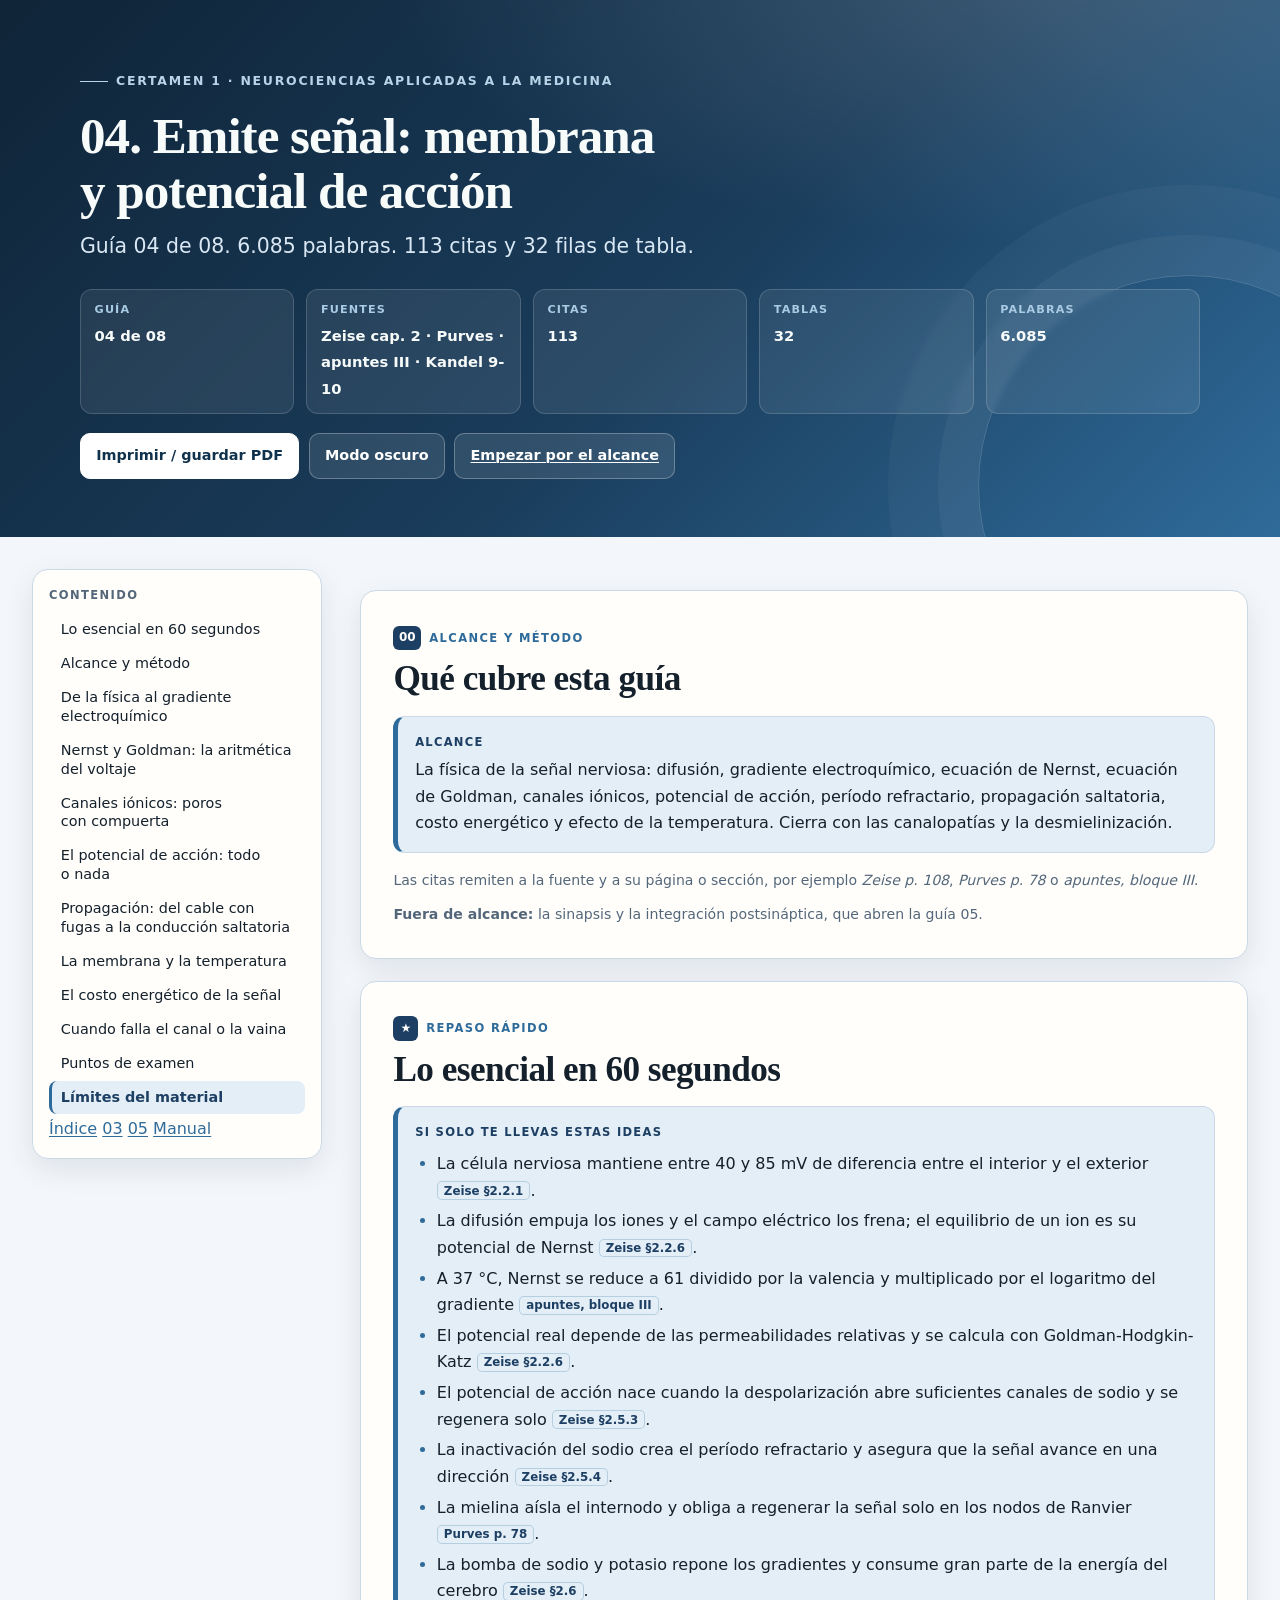
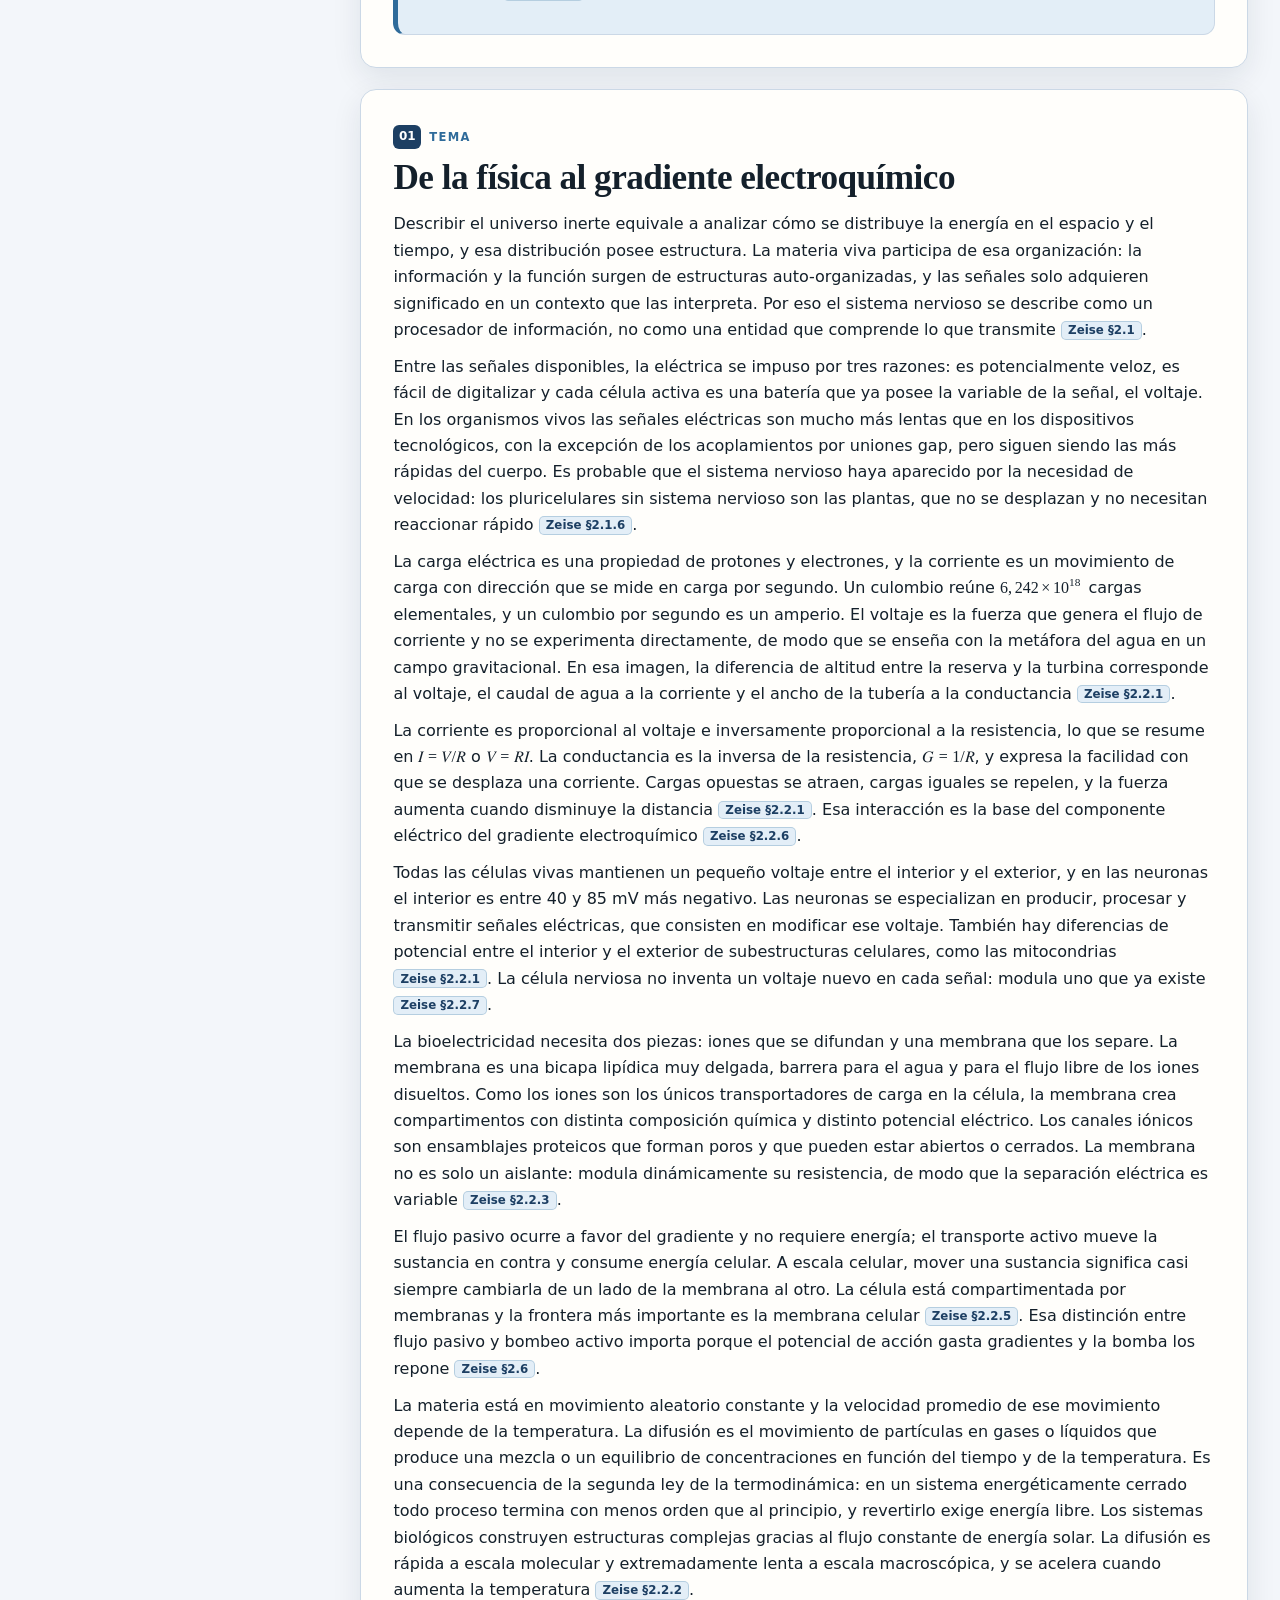
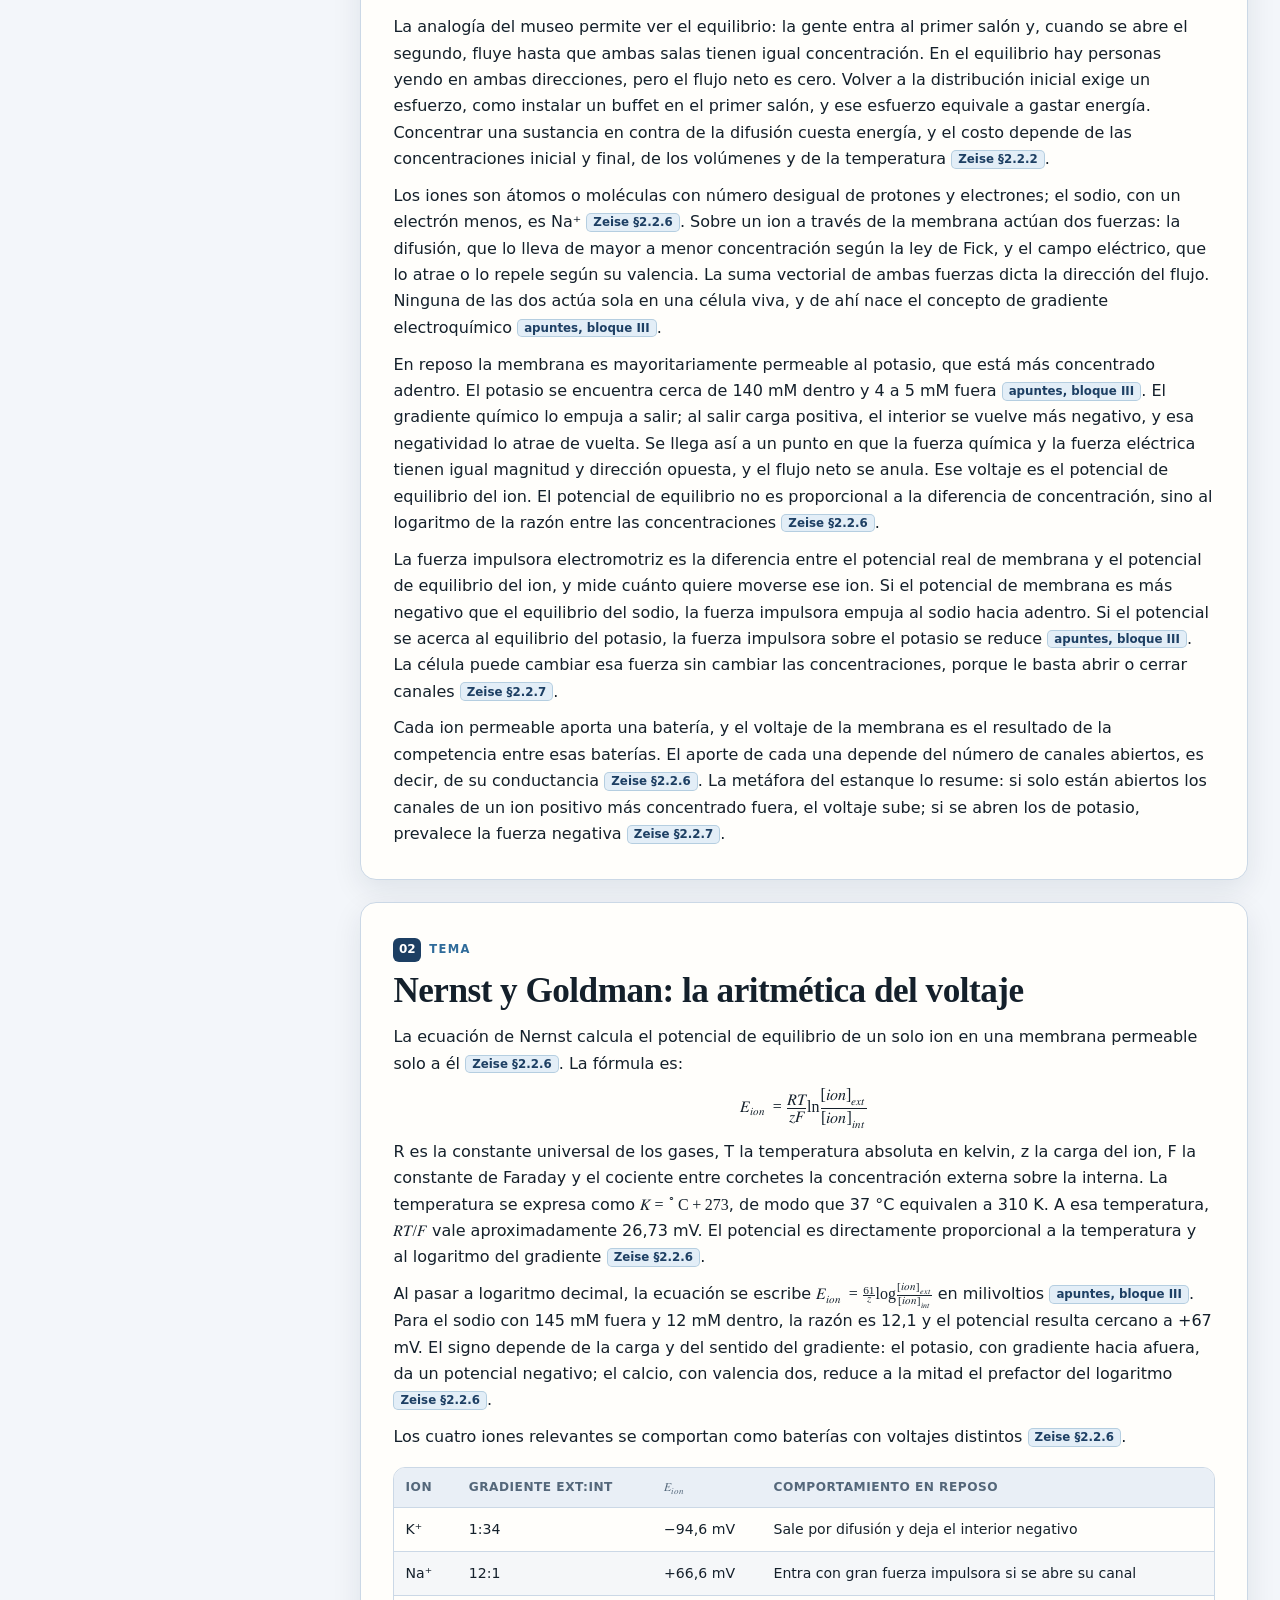
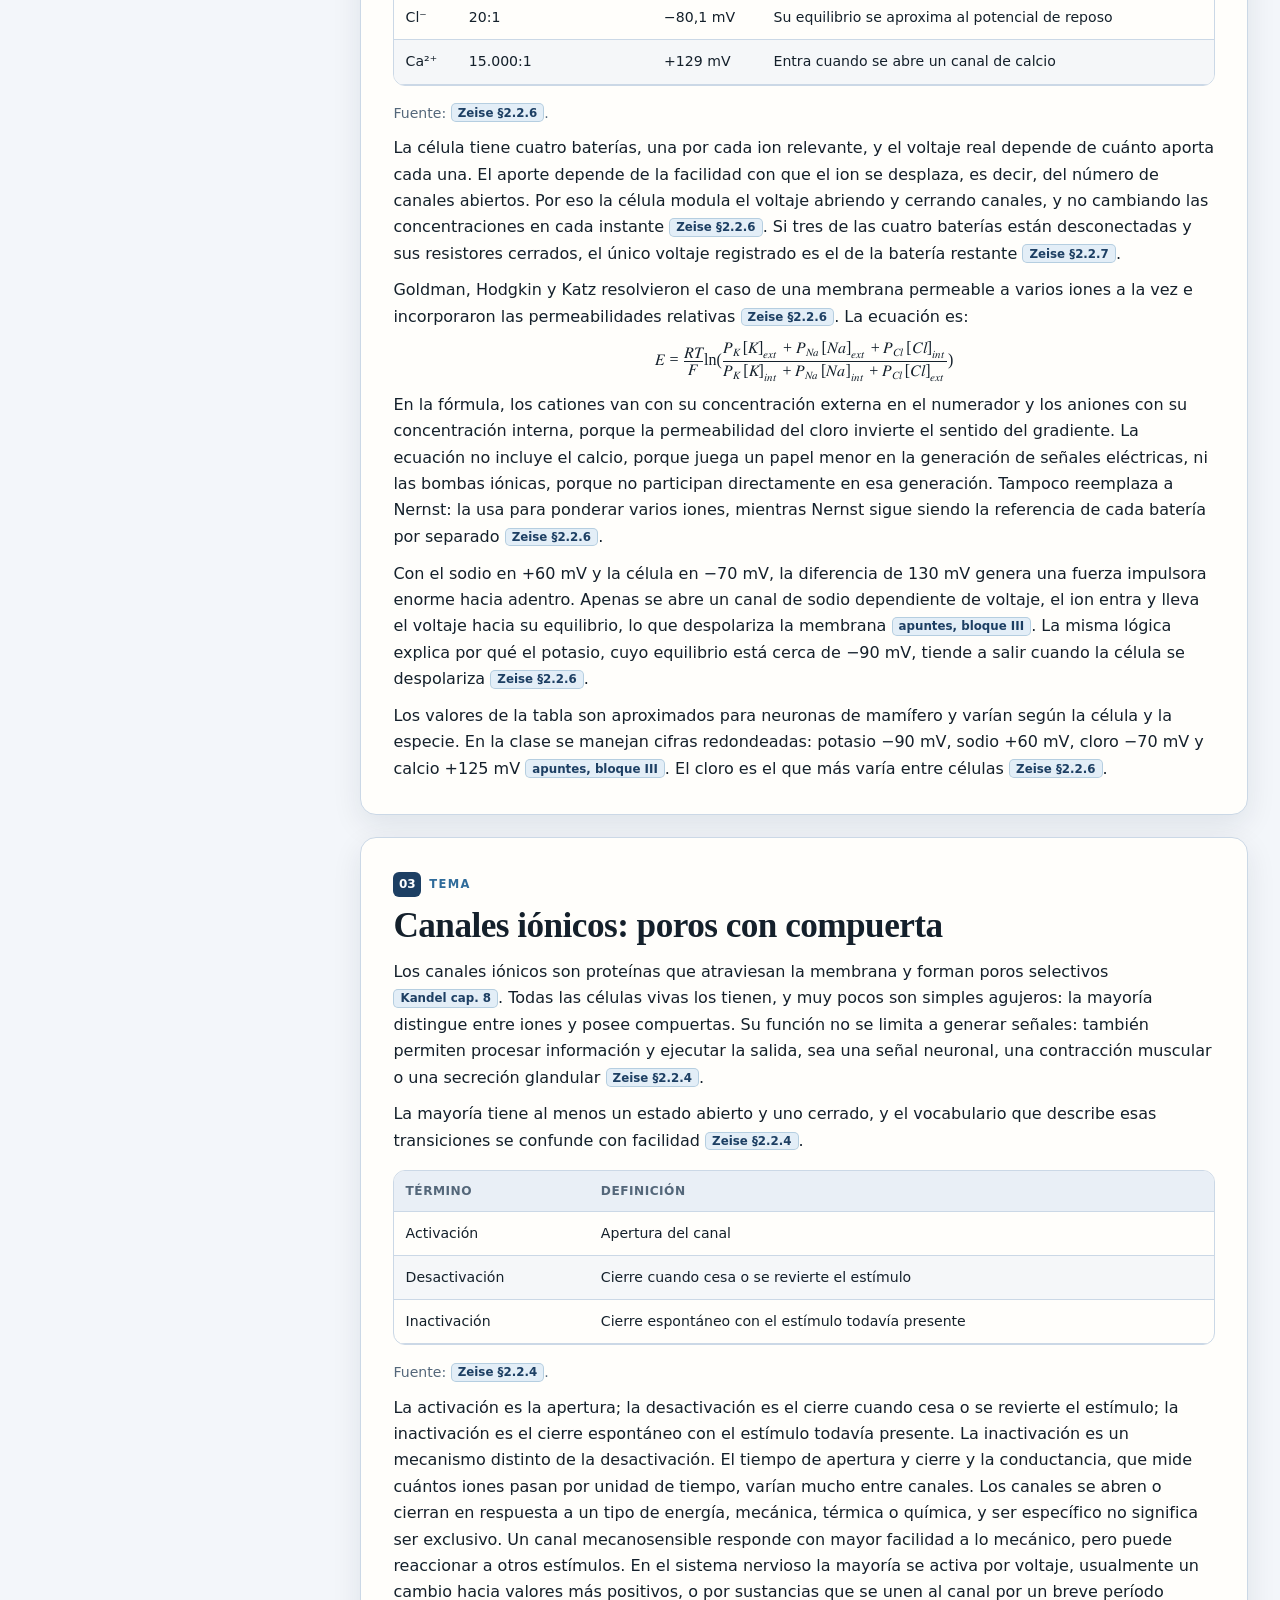
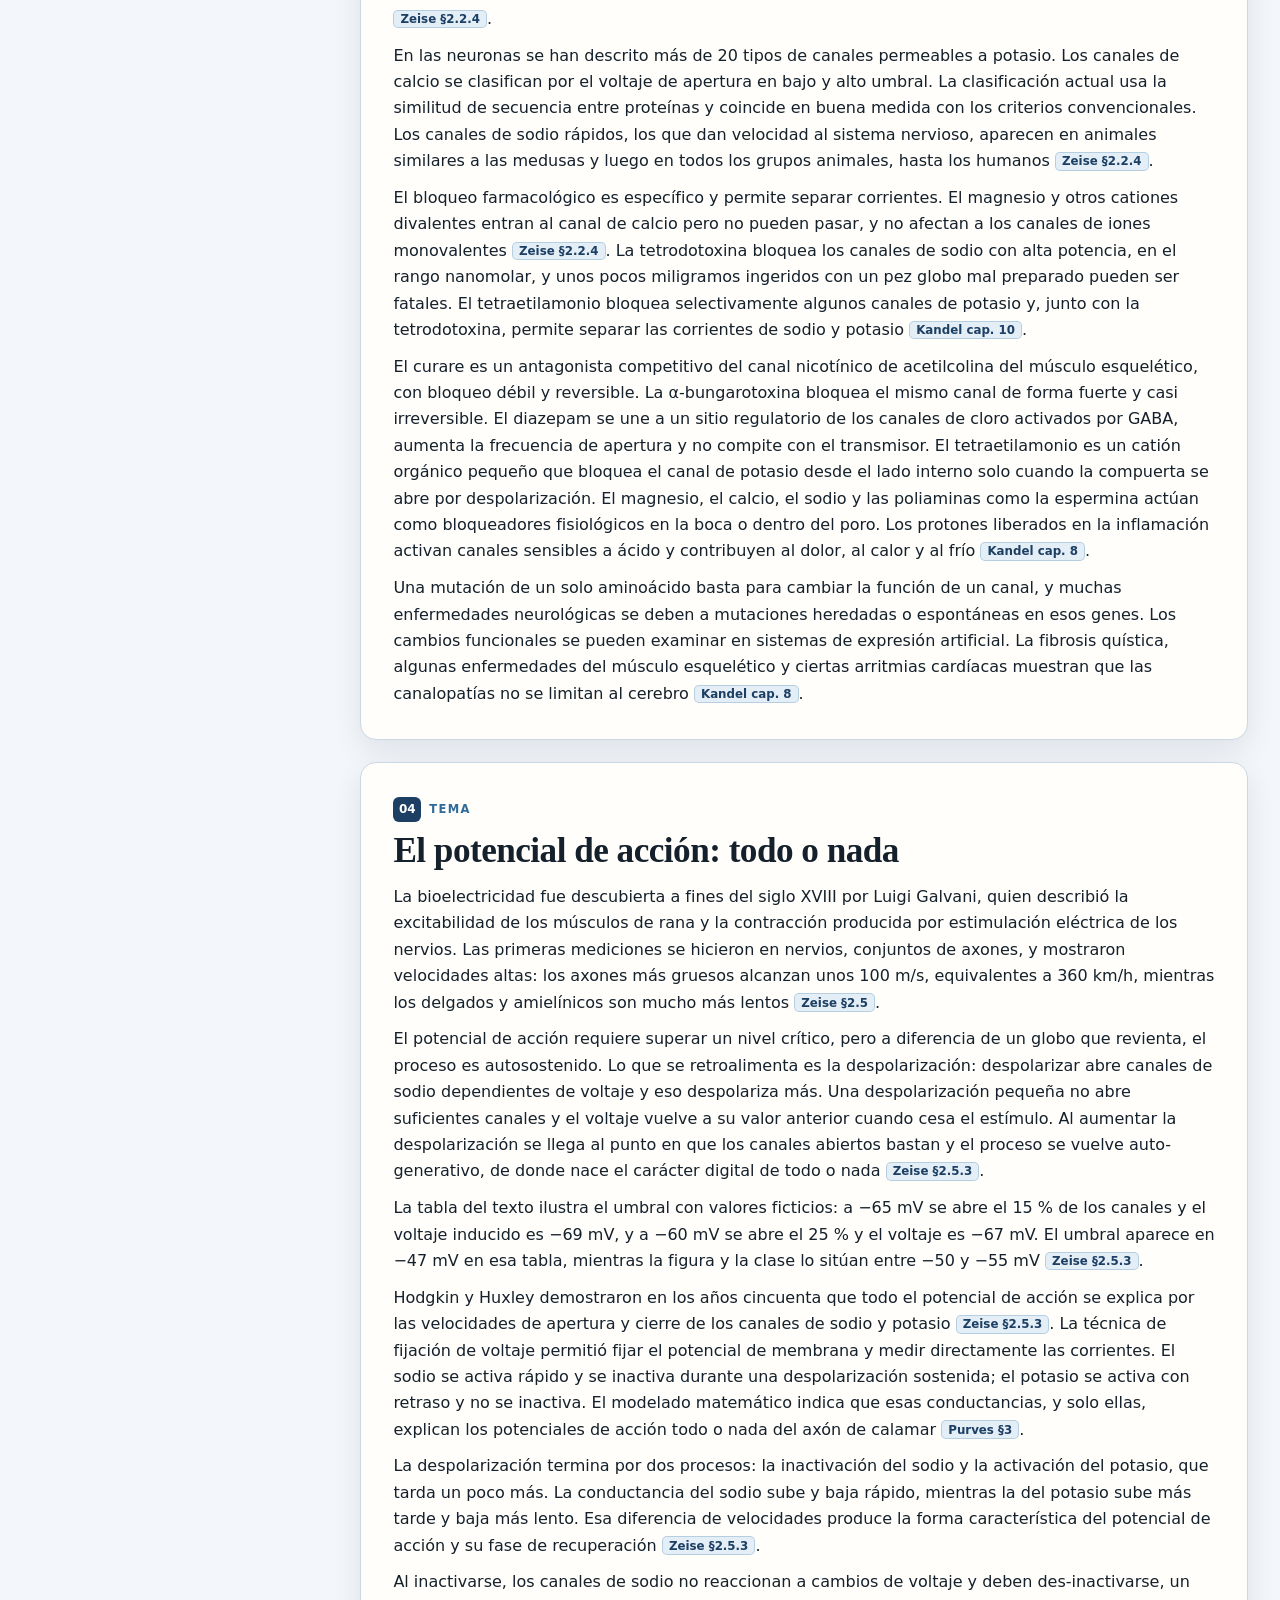
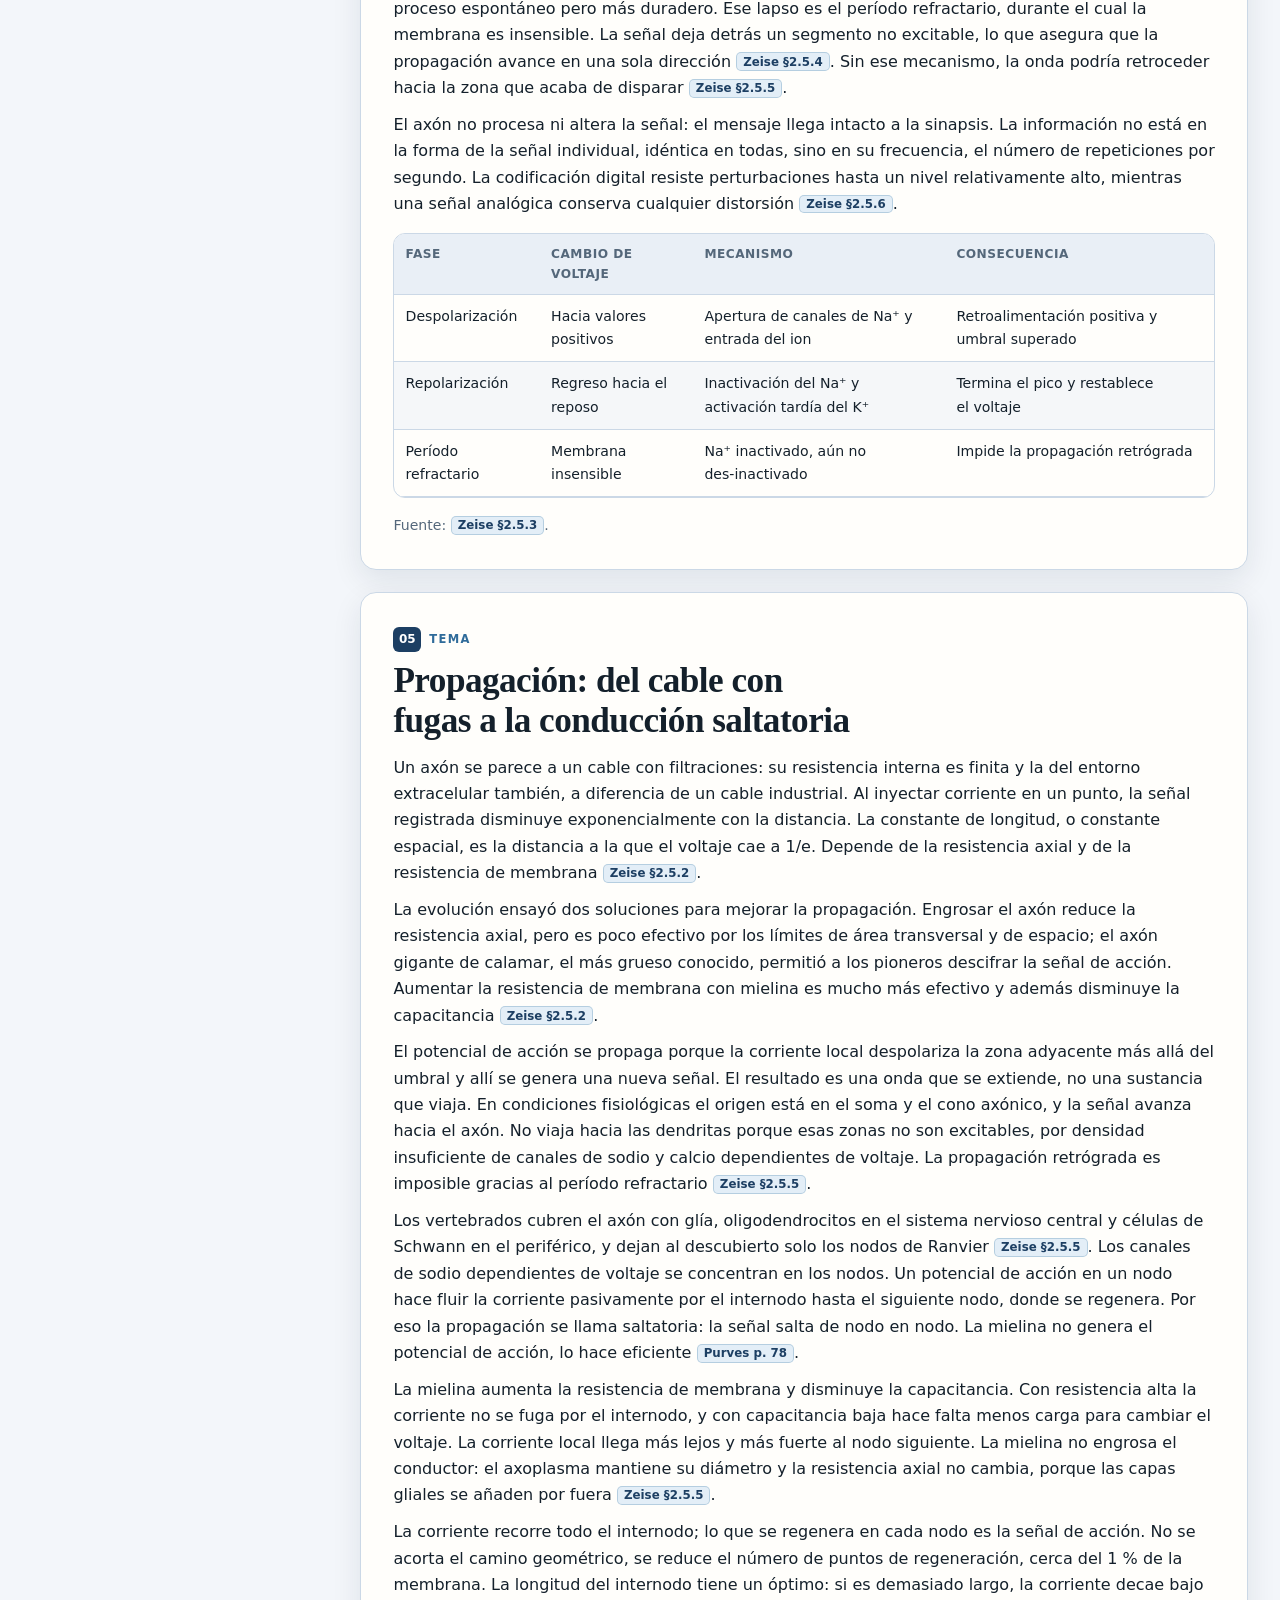
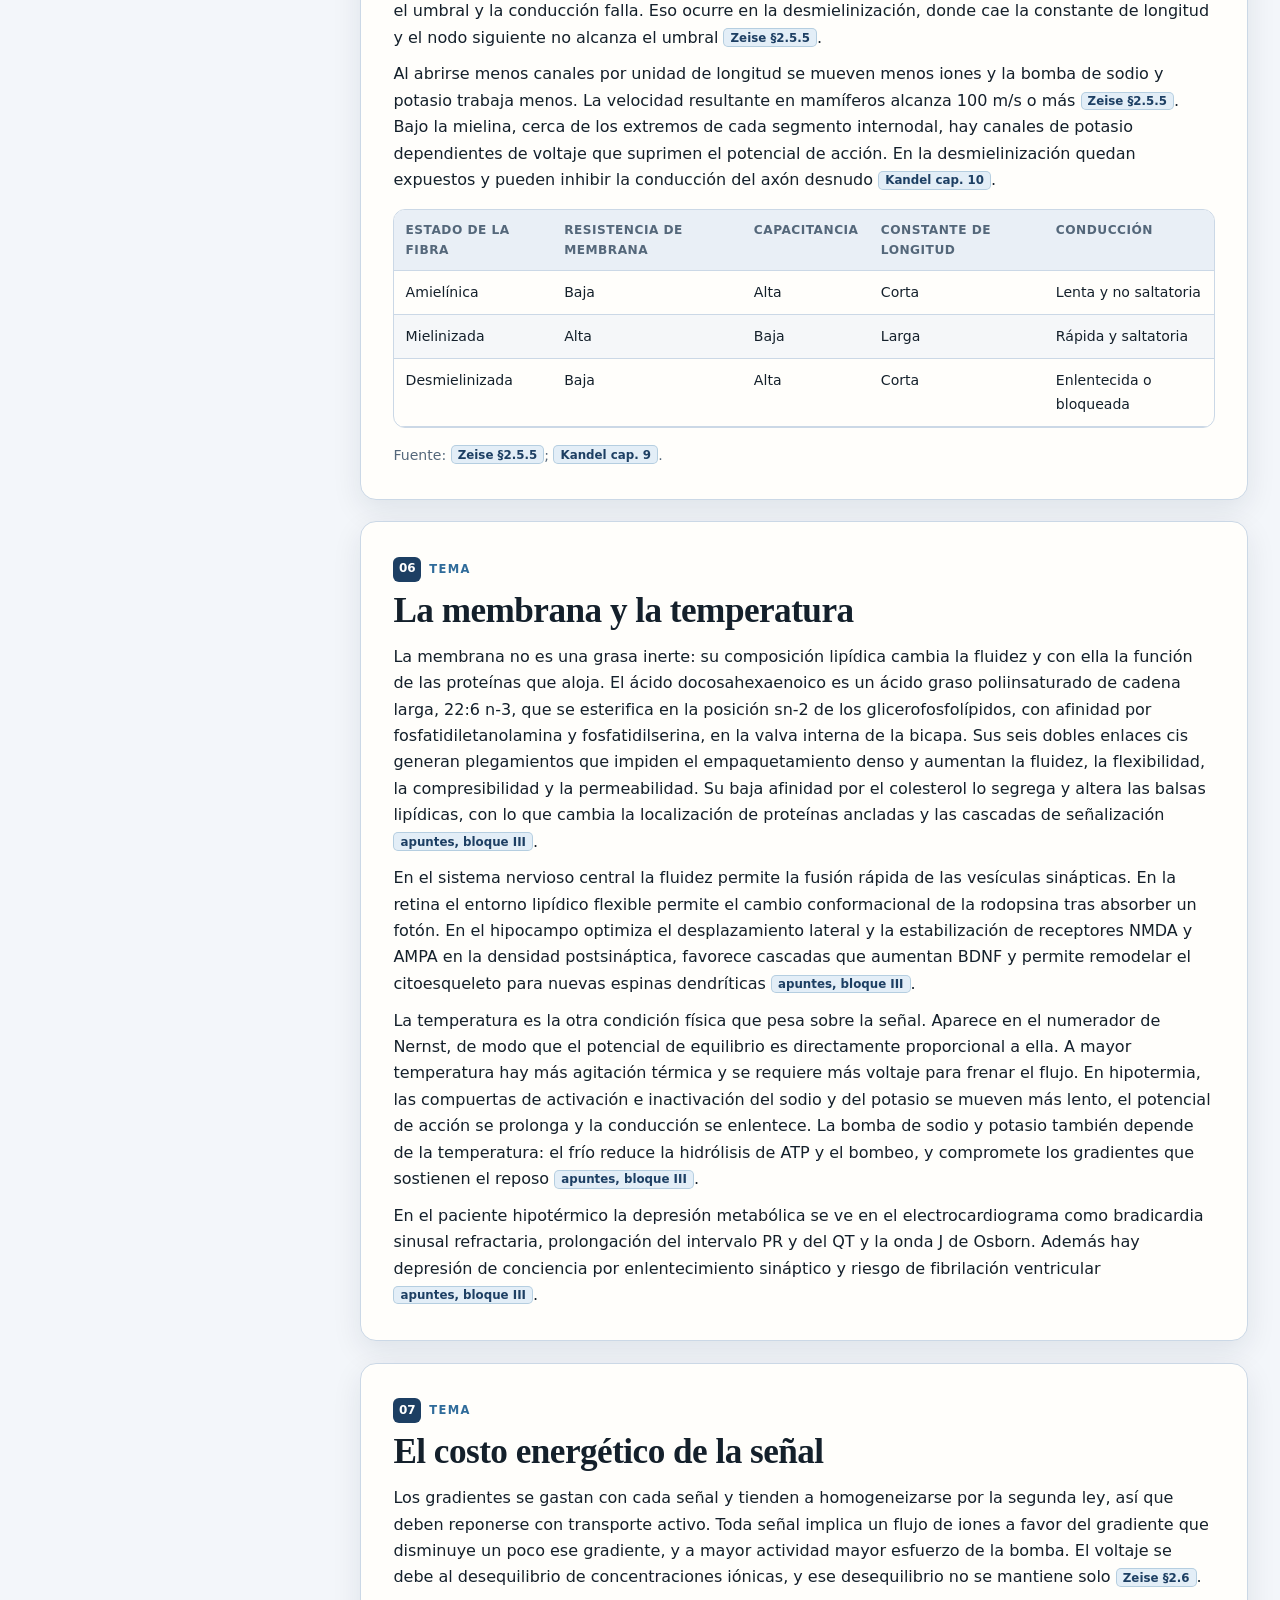
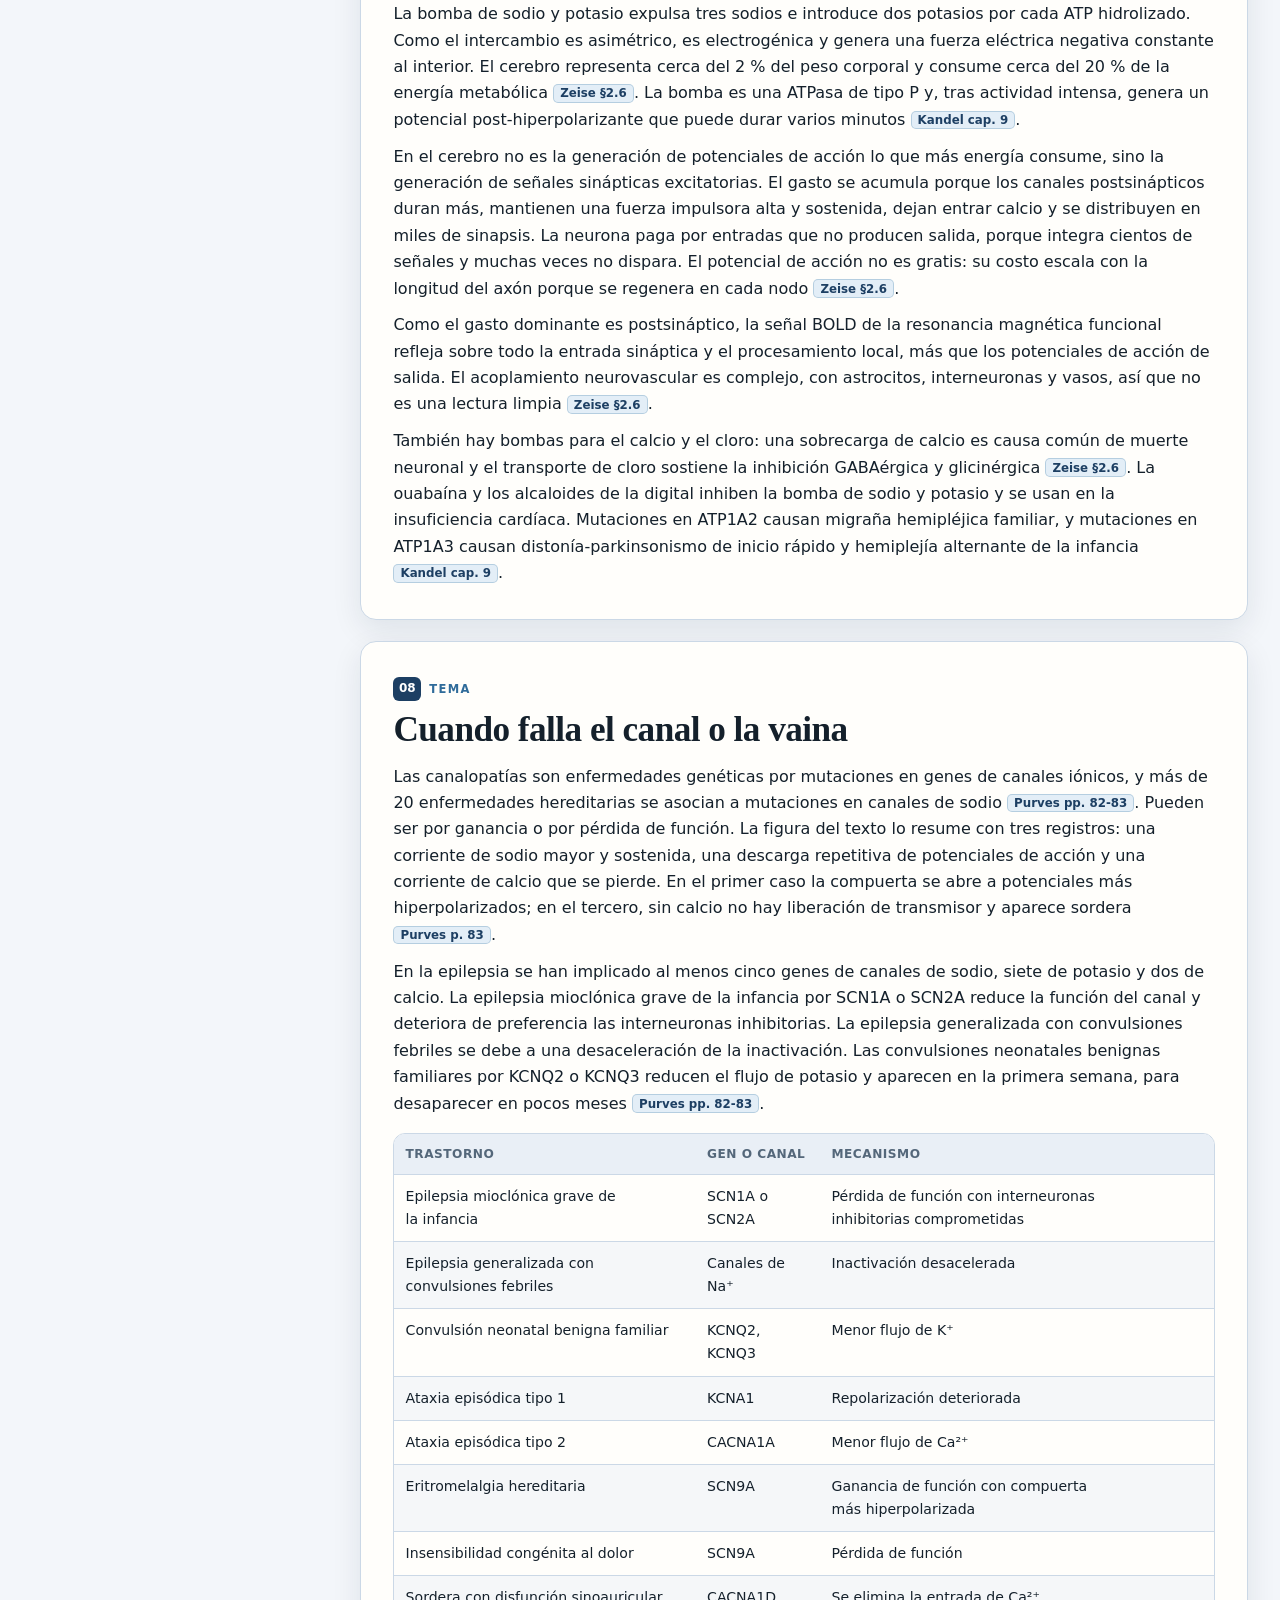
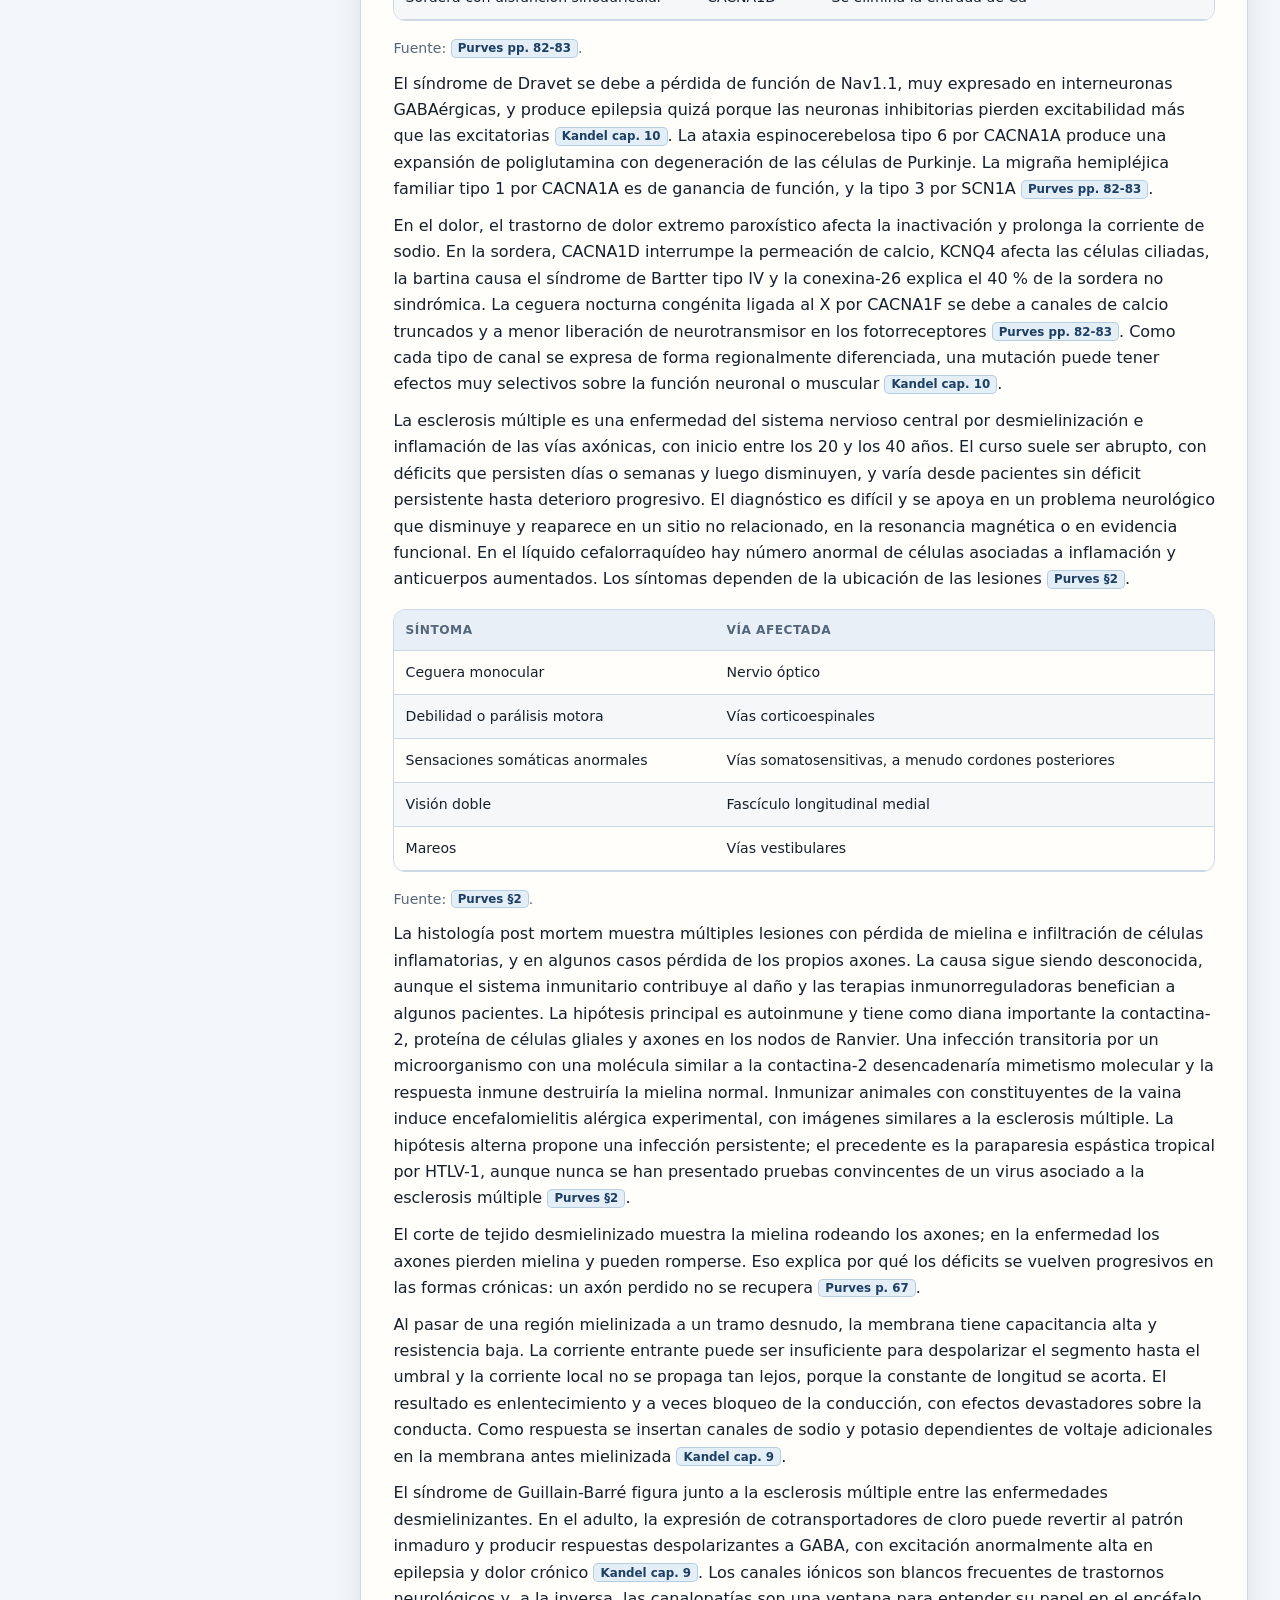
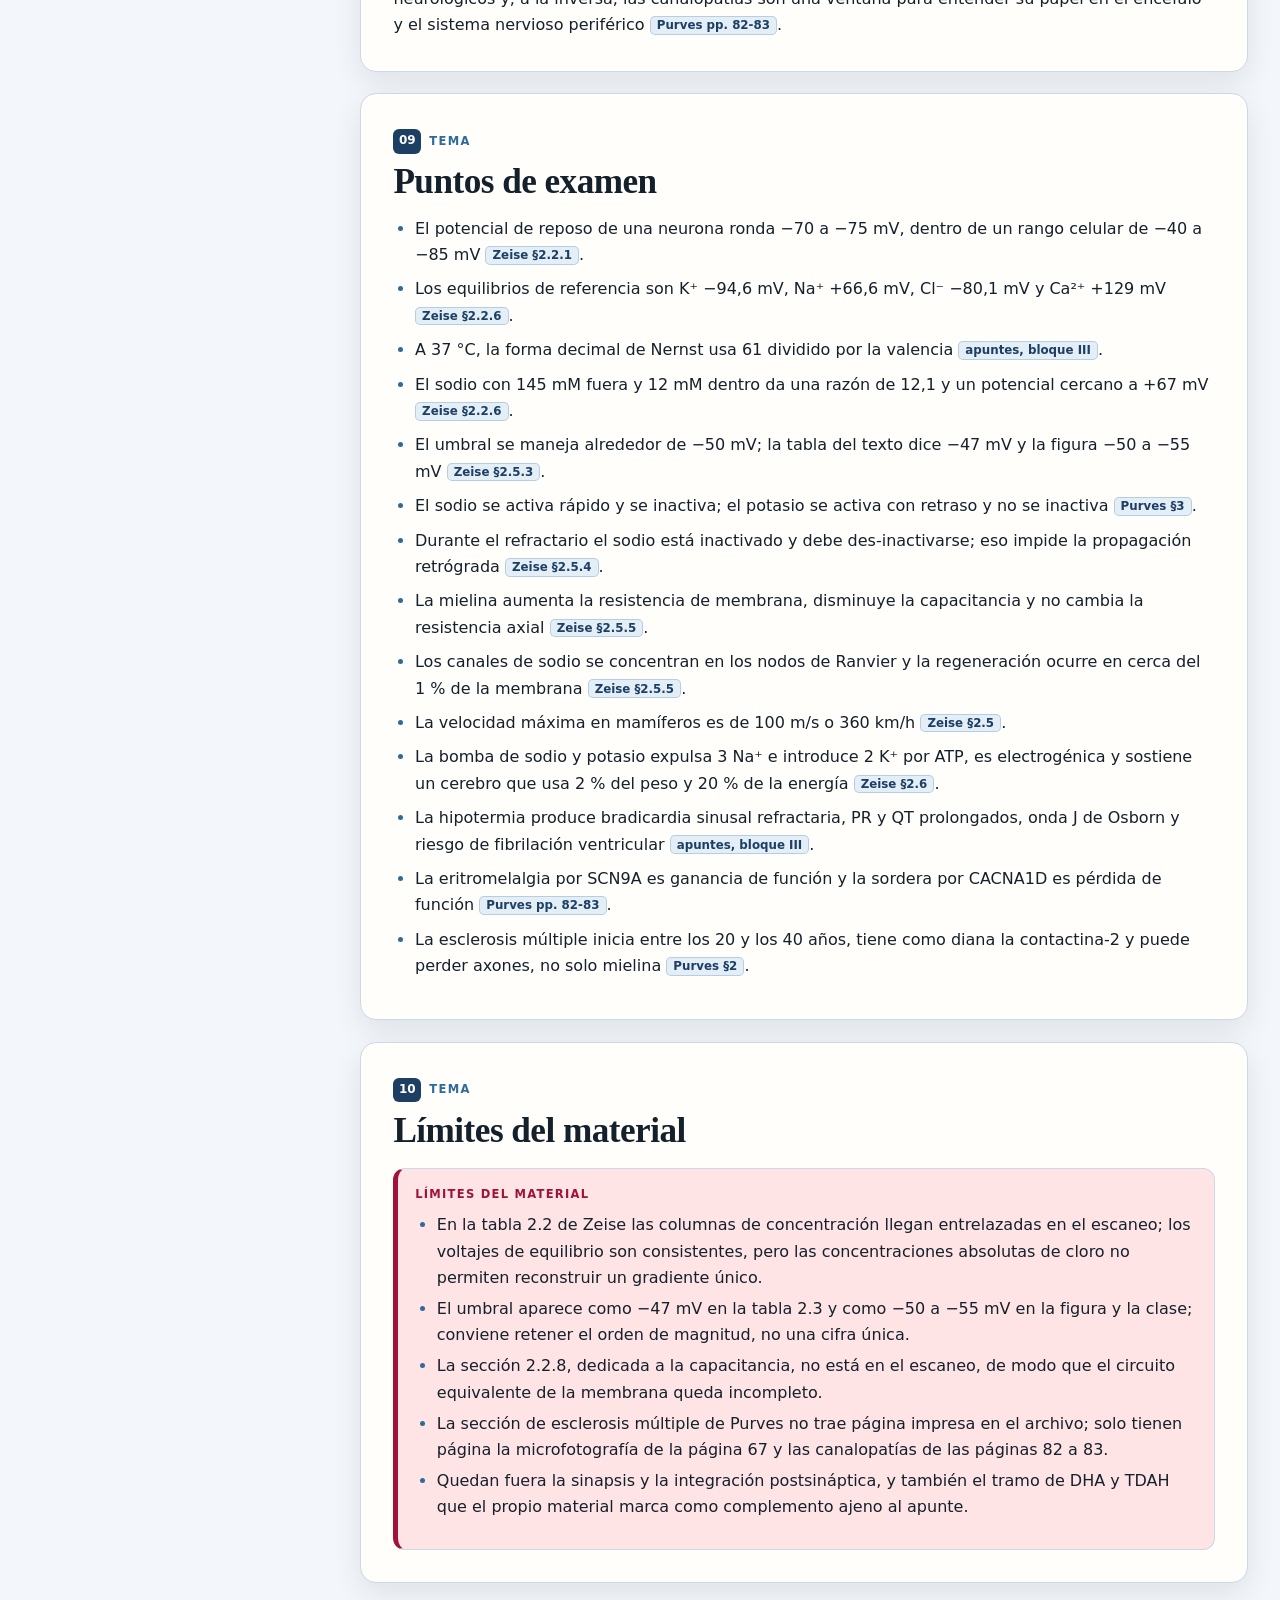
<file: 04_Emite_Senal_Membrana.html>
<!doctype html>
<html lang="es-CL" data-theme="light">
<head>
<meta charset="utf-8">
<meta name="viewport" content="width=device-width, initial-scale=1">
<title>Emite señal: membrana y potencial de acción · Neurociencias UBB</title>
<meta name="description" content="Emite señal: membrana y potencial de acción. Guía de estudio del Certamen 1 de Neurociencias, con citas por fuente.">
<link rel="icon" href="data:image/svg+xml,%3Csvg xmlns='http://www.w3.org/2000/svg' viewBox='0 0 64 64'%3E%3Crect width='64' height='64' rx='14' fill='%231d3f63'/%3E%3Ctext x='32' y='44' font-family='Georgia,serif' font-size='28' fill='%23dbeafe' text-anchor='middle'%3ENe%3C/text%3E%3C/svg%3E">
<meta property="og:title" content="Emite señal: membrana y potencial de acción · Neurociencias UBB">
<meta property="og:description" content="Emite señal: membrana y potencial de acción. Guía de estudio del Certamen 1 de Neurociencias, con citas por fuente.">
<meta property="og:type" content="website">
<style>  :root{
    --bg:#f6f4ee;
    --surface:#fffdf8;
    --surface-2:#efeae0;
    --surface-3:#e6dfd1;
    --ink:#1d2a2e;
    --muted:#5d6b70;
    --line:#d8d1c3;
    --brand:#7f1d1d;
    --brand-2:#a33a3a;
    --brand-3:#f7e4e4;
    --accent:#b45309;
    --accent-2:#fef3c7;
    --rose:#9f1239;
    --rose-2:#ffe4e6;
    --blue:#1e3a8a;
    --blue-2:#dbeafe;
    --shadow:0 10px 30px rgba(20,40,40,.08);
    --radius:16px;
    --serif:Georgia,"Iowan Old Style","Palatino Linotype",Palatino,serif;
    --sans:ui-sans-serif,system-ui,-apple-system,"Segoe UI",Roboto,Arial,sans-serif;
  }
  [data-theme="dark"]{
    --bg:#0f1617;
    --surface:#162022;
    --surface-2:#1d2a2c;
    --surface-3:#263638;
    --ink:#e8eeec;
    --muted:#a7b6b2;
    --line:#2c3c3d;
    --brand:#5eead4;
    --brand-2:#2dd4bf;
    --brand-3:#123330;
    --accent:#fbbf24;
    --accent-2:#3a2a0a;
    --rose:#fb7185;
    --rose-2:#3b1119;
    --blue:#93c5fd;
    --blue-2:#12233f;
    --shadow:0 10px 30px rgba(0,0,0,.35);
  }
  *{box-sizing:border-box}
  html{scroll-behavior:smooth}
  body{
    margin:0;
    font-family:var(--sans);
    line-height:1.65;
    color:var(--ink);
    background:var(--bg);
    -webkit-font-smoothing:antialiased;
  }
  a{color:var(--brand-2);text-decoration-thickness:1px;text-underline-offset:2px}
  a:hover{color:var(--brand)}
  :focus-visible{outline:3px solid var(--accent);outline-offset:3px;border-radius:4px}
  .skip-link{
    position:absolute;left:-9999px;top:0;background:var(--surface);color:var(--ink);
    padding:.7rem 1rem;z-index:100;border:1px solid var(--line);border-radius:0 0 10px 0
  }
  .skip-link:focus{left:0}

  /* HERO */
  .hero{
    background:
      radial-gradient(1200px 500px at 85% -10%,rgba(255,255,255,.16),transparent 60%),
      linear-gradient(135deg,#0f2437 0%,#1a3d5c 55%,#2f6b9a 100%);
    color:#f7fbfa;
    padding:clamp(2rem,5vw,4.2rem) clamp(1.2rem,4vw,3rem) clamp(2.4rem,5vw,3.6rem);
    position:relative;
    overflow:hidden;
  }
  .hero::after{
    content:"";position:absolute;right:-120px;bottom:-160px;width:420px;height:420px;
    border:1px solid rgba(255,255,255,.18);border-radius:50%;
    box-shadow:0 0 0 40px rgba(255,255,255,.04),0 0 0 90px rgba(255,255,255,.03);
    pointer-events:none;
  }
  .hero-inner{max-width:1120px;margin:0 auto;position:relative;z-index:1}
  .eyebrow{
    display:inline-flex;align-items:center;gap:.5rem;
    font-size:.78rem;letter-spacing:.14em;text-transform:uppercase;
    color:#b9d3e8;font-weight:700;margin:0 0 1rem
  }
  .eyebrow::before{content:"";width:28px;height:1px;background:#b9d3e8;display:inline-block}
  .hero h1{
    font-family:var(--serif);
    font-size:clamp(1.9rem,4.2vw,3.2rem);
    line-height:1.08;
    margin:0 0 .7rem;
    letter-spacing:-.02em;
    max-width:26ch;
    text-wrap:balance;
  }
  .hero .lede{
    font-size:clamp(1.02rem,2vw,1.28rem);
    max-width:70ch;color:#d9e8f4;margin:.4rem 0 1.6rem
  }
  .hero .lede em{color:#fff}
  .meta-grid{
    display:grid;grid-template-columns:repeat(auto-fit,minmax(168px,1fr));
    gap:.75rem;margin:1.6rem 0 1.2rem;max-width:1120px
  }
  .meta-grid div{
    background:rgba(255,255,255,.08);
    border:1px solid rgba(255,255,255,.16);
    border-radius:12px;padding:.7rem .85rem;backdrop-filter:blur(3px)
  }
  .meta-grid span{
    display:block;font-size:.7rem;letter-spacing:.1em;text-transform:uppercase;
    color:#a9cbe4;font-weight:700;margin-bottom:.2rem
  }
  .meta-grid strong{font-size:.92rem;font-weight:600;color:#f7fbfa;line-height:1.35}
  .hero-actions{display:flex;flex-wrap:wrap;gap:.6rem;margin-top:1.1rem}
  .btn{
    appearance:none;border:1px solid rgba(255,255,255,.28);
    background:rgba(255,255,255,.10);color:#fff;
    padding:.62rem .95rem;border-radius:10px;font:inherit;font-size:.9rem;font-weight:650;
    cursor:pointer;transition:background .15s ease,transform .15s ease
  }
  .btn:hover{background:rgba(255,255,255,.2);transform:translateY(-1px)}
  .btn.primary{background:#fff;color:#10324c;border-color:#fff}
  .btn.primary:hover{background:#eaf4fb}

  /* LAYOUT */
  .shell{
    max-width:1420px;margin:0 auto;
    display:grid;grid-template-columns:290px minmax(0,1fr);
    gap:clamp(1rem,3vw,2.4rem);
    padding:2rem clamp(1rem,3vw,2rem) 4rem;
    align-items:start;
  }
  .sidebar{
    position:sticky;top:1rem;align-self:start;
    max-height:calc(100vh - 2rem);overflow:auto;
    background:var(--surface);border:1px solid var(--line);
    border-radius:var(--radius);padding:1rem;
    box-shadow:var(--shadow);
    scrollbar-width:thin;
  }
  .sidebar h2{
    font-family:var(--sans);font-size:.72rem;letter-spacing:.12em;text-transform:uppercase;
    color:var(--muted);margin:.2rem 0 .7rem
  }
  .toc{list-style:none;margin:0;padding:0;font-size:.9rem}
  .toc li{margin:.12rem 0}
  .toc a{
    display:block;padding:.42rem .55rem;border-radius:8px;color:var(--ink);
    text-decoration:none;border-left:3px solid transparent;line-height:1.3
  }
  .toc a:hover{background:var(--surface-2)}
  .toc a.active{background:var(--brand-3);border-left-color:var(--brand-2);font-weight:700;color:var(--brand)}
  .toc .figs{
    margin-top:.9rem;padding-top:.8rem;border-top:1px solid var(--line);
    display:flex;flex-wrap:wrap;gap:.35rem;align-items:center;font-size:.82rem;color:var(--muted)
  }
  .toc .figs a{
    display:inline-flex;align-items:center;justify-content:center;
    min-width:1.7rem;height:1.7rem;border:1px solid var(--line);border-radius:7px;
    padding:0 .45rem;background:var(--surface-2);font-weight:700;color:var(--brand)
  }
  main{min-width:0}
  .card{
    background:var(--surface);border:1px solid var(--line);border-radius:var(--radius);
    padding:clamp(1.1rem,2.6vw,2rem);box-shadow:var(--shadow);margin:1.35rem 0;
    scroll-margin-top:1rem;
  }
  .card > :first-child{margin-top:0}
  .card > :last-child{margin-bottom:0}
  .section-kicker{
    display:inline-flex;align-items:center;gap:.5rem;
    font-size:.72rem;letter-spacing:.12em;text-transform:uppercase;
    color:var(--brand-2);font-weight:800;margin-bottom:.45rem
  }
  .section-kicker .n{
    display:inline-flex;align-items:center;justify-content:center;
    min-width:1.55rem;height:1.55rem;padding:0 .35rem;border-radius:6px;
    background:var(--brand);color:#fff;font-size:.75rem;letter-spacing:0
  }
  h2{
    font-family:var(--serif);font-size:clamp(1.55rem,3.2vw,2.2rem);
    line-height:1.15;margin:.1rem 0 .8rem;letter-spacing:-.015em;text-wrap:balance
  }
  h3{font-family:var(--serif);font-size:clamp(1.18rem,2.2vw,1.45rem);line-height:1.25;margin:1.6rem 0 .55rem}
  h4{font-size:1rem;margin:1.2rem 0 .4rem;letter-spacing:.01em}
  p{margin:.65rem 0}
  ul,ol{margin:.55rem 0 .8rem;padding-left:1.35rem}
  li{margin:.28rem 0}
  li::marker{color:var(--brand-2)}
  strong{font-weight:750}
  em{font-style:italic}
  .cite{
    display:inline-block;font-size:.74rem;font-weight:700;line-height:1.2;
    color:var(--brand);background:var(--brand-3);
    border:1px solid color-mix(in srgb,var(--brand-2) 25%,transparent);
    padding:.08rem .38rem;border-radius:5px;white-space:nowrap;vertical-align:.08em
  }
  .small{font-size:.88rem;color:var(--muted)}
  .th-abbr{display:none}
  .muted{color:var(--muted)}

  /* CALLOUTS */
  .keybox,.databox,.warnbox,.quotebox{
    border-radius:12px;padding:1rem 1.05rem;margin:1rem 0;border:1px solid var(--line)
  }
  .keybox{background:var(--brand-3);border-left:5px solid var(--brand-2)}
  .databox{background:var(--accent-2);border-left:5px solid var(--accent)}
  .warnbox{background:var(--rose-2);border-left:5px solid var(--rose)}
  .quotebox{background:var(--surface-2);border-left:5px solid var(--blue);font-family:var(--serif);font-size:1.05rem}
  .box-title{
    display:block;font-family:var(--sans);font-size:.72rem;letter-spacing:.11em;
    text-transform:uppercase;font-weight:800;margin-bottom:.35rem
  }
  .keybox .box-title{color:var(--brand)}
  .databox .box-title{color:var(--accent)}
  .warnbox .box-title{color:var(--rose)}
  .quotebox .box-title{color:var(--blue)}

  /* GRIDS */
  .grid-2{display:grid;grid-template-columns:repeat(auto-fit,minmax(260px,1fr));gap:1rem;margin:1rem 0}
  .grid-3{display:grid;grid-template-columns:repeat(auto-fit,minmax(185px,1fr));gap:.85rem;margin:1rem 0}
  .stat{
    background:var(--surface-2);border:1px solid var(--line);border-radius:12px;
    padding:.9rem 1rem
  }
  .stat b{display:block;font-family:var(--serif);font-size:1.65rem;line-height:1.1;color:var(--brand)}
  .stat span{display:block;font-size:.82rem;color:var(--muted);margin-top:.25rem}
  .mini-card{
    background:var(--surface-2);border:1px solid var(--line);border-radius:12px;padding:.9rem 1rem
  }
  .mini-card h4{margin:.05rem 0 .35rem;font-size:.98rem}
  .mini-card p,.mini-card ul{font-size:.9rem;margin:.35rem 0}
  .tag{
    display:inline-block;font-size:.72rem;font-weight:800;letter-spacing:.04em;
    padding:.15rem .5rem;border-radius:999px;background:var(--brand-3);color:var(--brand);
    border:1px solid color-mix(in srgb,var(--brand-2) 25%,transparent)
  }
  .tag.amber{background:var(--accent-2);color:var(--accent);border-color:color-mix(in srgb,var(--accent) 25%,transparent)}
  .tag.rose{background:var(--rose-2);color:var(--rose);border-color:color-mix(in srgb,var(--rose) 25%,transparent)}

  /* TABLES */
  .table-wrap{
    overflow-x:auto;border:1px solid var(--line);border-radius:12px;margin:1rem 0;
    background:var(--surface);-webkit-overflow-scrolling:touch
  }
  table{width:100%;border-collapse:collapse;font-size:.88rem;min-width:720px}
  caption{
    caption-side:top;text-align:left;padding:.8rem .9rem .2rem;
    font-size:.82rem;color:var(--muted);font-weight:600
  }
  th,td{padding:.62rem .7rem;border-bottom:1px solid var(--line);vertical-align:top;text-align:left}
  th{
    background:var(--surface-2);font-size:.76rem;letter-spacing:.04em;text-transform:uppercase;
    color:var(--muted);font-weight:800;position:sticky;top:0;z-index:1
  }
  tbody tr:nth-child(even) td{background:color-mix(in srgb,var(--surface-2) 45%,var(--surface))}
  tbody tr:hover td{background:var(--brand-3)}
  td.nw{white-space:nowrap}
  .t1{min-width:1180px;font-size:.8rem}
  .t1 th,.t1 td{padding:.5rem .55rem}
  .t1 td:first-child{font-weight:650}

  /* FIGURES */
  figure.diagram{
    margin:1.25rem 0;background:#fbfaf6;border:1px solid #d8d1c3;border-radius:14px;
    padding:1rem;color:#1d2a2e;box-shadow:0 4px 16px rgba(20,40,40,.05)
  }
  figure.diagram svg{display:block;width:100%;height:auto}
  figure.diagram figcaption{font-size:.86rem;color:#5d6b70;margin:.75rem .15rem 0;line-height:1.5}
  figure.diagram figcaption b{color:#1d2a2e}
  .fig-label{
    display:inline-block;font-size:.72rem;letter-spacing:.1em;text-transform:uppercase;
    font-weight:800;color:#1d3f63;background:#e3eef7;border:1px solid #a9cbe4;
    padding:.15rem .5rem;border-radius:999px;margin-bottom:.6rem
  }

  /* DETAILS Q&A */
  details.qa{
    border:1px solid var(--line);border-radius:12px;background:var(--surface-2);
    padding:.2rem .9rem;margin:.55rem 0
  }
  details.qa summary{
    cursor:pointer;font-weight:700;padding:.65rem 0;list-style:none;
    display:flex;gap:.55rem;align-items:flex-start
  }
  details.qa summary::-webkit-details-marker{display:none}
  details.qa summary::before{
    content:"+";flex:0 0 auto;display:inline-flex;align-items:center;justify-content:center;
    width:1.35rem;height:1.35rem;border-radius:6px;background:var(--brand);color:#fff;
    font-weight:800;font-size:.95rem;line-height:1;margin-top:.1rem
  }
  details.qa[open] summary::before{content:"−"}
  details.qa .answer{padding:.1rem 0 .9rem 1.95rem;font-size:.94rem}
  details.qa .answer p:first-child{margin-top:0}
  .qa-tools{display:flex;gap:.5rem;flex-wrap:wrap;margin:.7rem 0 1rem}
  .qa-tools button{
    font:inherit;font-size:.82rem;font-weight:700;cursor:pointer;
    background:var(--surface);color:var(--ink);border:1px solid var(--line);
    padding:.4rem .65rem;border-radius:8px
  }
  .qa-tools button:hover{background:var(--brand-3);border-color:var(--brand-2)}

  /* CHECKLIST */
  .checklist{list-style:none;padding-left:0}
  .checklist li{padding-left:1.7rem;position:relative;margin:.45rem 0}
  .checklist li::before{
    content:"✓";position:absolute;left:0;top:.05rem;color:var(--brand-2);font-weight:900
  }

  /* FOOTER */
  footer{
    border-top:1px solid var(--line);background:var(--surface);
    padding:2rem clamp(1rem,4vw,3rem);color:var(--muted);font-size:.86rem
  }
  footer .foot-inner{max-width:1120px;margin:0 auto;display:flex;gap:1rem;flex-wrap:wrap;justify-content:space-between}
  footer strong{color:var(--ink)}

  @media (max-width:980px){
    .shell{grid-template-columns:1fr;padding-top:1.2rem}
    .sidebar{position:static;max-height:none;order:-1}
    .toc{display:grid;grid-template-columns:repeat(auto-fit,minmax(220px,1fr));gap:.1rem}
  }
  @media (max-width:560px){
    .hero h1{max-width:none}
    .meta-grid{grid-template-columns:1fr}
    .card{padding:1rem}
    table{font-size:.82rem}
  }
  @media print{
    :root{--bg:#fff;--surface:#fff;--surface-2:#f3f3f3;--surface-3:#eee;--ink:#111;--muted:#444;--line:#bbb;--shadow:none}
    @page{margin:12mm}
    body{background:#fff;font-size:10.5pt}
    .table-wrap{overflow:visible!important;border:none!important}
    table{min-width:0!important;width:100%!important;font-size:6.4pt!important;table-layout:fixed}
    .t1{min-width:0!important;font-size:6.4pt!important}
    .t1 th:nth-child(1){width:13%}
    .t1 th:nth-child(2){width:6%}
    .t1 th:nth-child(3){width:11%}
    .t1 th:nth-child(4){width:11%}
    .t1 th:nth-child(5){width:7%}
    .t1 th:nth-child(6){width:6%}
    .t1 th:nth-child(7){width:17%}
    .t1 th:nth-child(8){width:18%}
    .t1 th:nth-child(9){width:7%}
    th,td{padding:.2rem .2rem!important;word-break:normal;overflow-wrap:anywhere;hyphens:auto}
    th{position:static!important;word-break:normal!important;overflow-wrap:normal!important;hyphens:none!important}
    thead{display:table-header-group}
    .hero{background:#fff;color:#111;padding:0 0 1rem;border-bottom:2px solid #111}
    .hero .lede,.meta-grid span{color:#333}
    .meta-grid div{background:#f4f4f4;border-color:#ccc}
    .meta-grid strong{color:#111}
    .hero-actions,.sidebar,.skip-link,.qa-tools{display:none!important}
    .shell{display:block;max-width:none;padding:0}
    .card{box-shadow:none;border:1px solid #ccc;break-inside:avoid;page-break-inside:avoid}
    h2,h3{break-after:avoid}
    figure.diagram,.table-wrap,details.qa{break-inside:avoid;page-break-inside:avoid}
    .th-full{display:none}
    .th-abbr{display:inline}
    a{color:#111;text-decoration:none}
  }
  p,li,td,figcaption{text-wrap:pretty}
  blockquote{
    margin:1.1rem 0;padding:.9rem 1.1rem;background:var(--surface-2);
    border-left:4px solid var(--brand-2);border-radius:0 12px 12px 0;color:var(--ink)
  }
  blockquote p{margin:.4rem 0}
  .guide-grid{display:grid;grid-template-columns:repeat(auto-fit,minmax(280px,1fr));gap:1rem;margin:1.2rem 0}
  .guide-grid a{display:block;text-decoration:none;color:inherit;background:var(--surface);
    border:1px solid var(--line);border-radius:var(--radius);padding:1rem 1.1rem;box-shadow:var(--shadow);
    transition:transform .15s ease,border-color .15s ease}
  .guide-grid a:hover{transform:translateY(-2px);border-color:var(--brand-2)}
  .guide-grid a:focus-visible{outline:3px solid var(--accent);outline-offset:3px}
  .guide-grid .gn{font-family:var(--serif);font-size:1.6rem;color:var(--brand-2);line-height:1}
  .guide-grid h3{margin:.3rem 0 .4rem;font-size:1.05rem;font-family:var(--sans);font-weight:700;color:var(--ink)}
  .guide-grid p{margin:0;font-size:.9rem;color:var(--muted)}
  .badges{display:flex;flex-wrap:wrap;gap:.4rem;margin-top:.7rem}
  .badges span{font-size:.72rem;font-weight:700;letter-spacing:.03em;background:var(--brand-3);
    color:var(--brand);border-radius:999px;padding:.18rem .55rem}
  caption{caption-side:top;text-align:left;font-size:.82rem;font-weight:700;color:var(--muted);padding:.2rem .2rem .5rem}

/* ===== Neurociencias: azul profundo y ámbar sobre el sistema visual de Semio C3 ===== */
:root{
  --bg:#f3f6fa;
  --surface:#fffefb;
  --surface-2:#e9eff6;
  --surface-3:#dae4ef;
  --ink:#14202b;
  --muted:#54677a;
  --line:#cbd8e6;
  --brand:#1d3f63;
  --brand-2:#2f6b9a;
  --brand-3:#e3eef7;
  --accent:#b45309;
  --accent-2:#fef3c7;
  --rose:#9f1239;
  --rose-2:#ffe4e6;
  --blue:#1e3a8a;
  --blue-2:#dbeafe;
  --shadow:0 10px 30px rgba(16,36,56,.09);
}
[data-theme="dark"]{
  --bg:#0e141a;
  --surface:#151e26;
  --surface-2:#1c2833;
  --surface-3:#26333f;
  --ink:#e9f1f7;
  --muted:#a4b6c6;
  --line:#2b3a47;
  --brand:#7dd3fc;
  --brand-2:#38bdf8;
  --brand-3:#0d2a3c;
  --accent:#fbbf24;
  --accent-2:#3a2a0a;
  --rose:#fb7185;
  --rose-2:#3b1119;
  --blue:#93c5fd;
  --blue-2:#12233f;
  --shadow:0 10px 30px rgba(0,0,0,.42);
}
.site-footer{
  max-width:1280px;margin:0 auto;padding:2rem 1.2rem 3rem;
  color:var(--muted);font-size:.82rem;line-height:1.6;
  border-top:1px solid var(--line);
}
.site-footer p{margin:.25rem 0}
.table-source{margin-top:.4rem}
.exam-list li{margin:.5rem 0}
.cert-grid{display:grid;grid-template-columns:repeat(auto-fit,minmax(320px,1fr));gap:1.2rem;margin:1.4rem 0}
.cert-card{display:block;background:var(--surface);border:1px solid var(--line);border-radius:var(--radius);padding:1.5rem;text-decoration:none;color:inherit;box-shadow:var(--shadow);transition:transform .15s ease,border-color .15s ease}
.cert-card:hover{transform:translateY(-2px);border-color:var(--brand-2)}
.cert-card h3{margin:.2rem 0 .6rem;font-size:1.45rem}
.cert-card p{color:var(--muted);margin:.4rem 0 1rem}
.cert-card .big{font-family:var(--serif);font-size:2.6rem;color:var(--brand);line-height:1}

/* ===== Figuras de Robbins ===== */
.fig{
  margin:1.8rem 0;padding:1rem;background:var(--surface);
  border:1px solid var(--line);border-radius:var(--radius);box-shadow:var(--shadow);
}
.fig-open{
  display:block;background:#fff;border-radius:calc(var(--radius) - 4px);
  overflow:hidden;cursor:zoom-in;line-height:0;text-align:center;
}
.fig-open img{display:block;width:auto;max-width:100%;height:auto;margin:0 auto}
.fig figcaption{margin-top:.85rem;font-size:.9rem;line-height:1.55;color:var(--ink)}
.fig figcaption strong{color:var(--brand)}
.fig-source{display:block;margin-top:.35rem;font-size:.78rem;color:var(--muted);line-height:1.45}
.fig-source a{color:var(--brand);font-weight:600}
.fig-grid{
  display:grid;grid-template-columns:repeat(auto-fill,minmax(160px,1fr));
  gap:.8rem;margin-top:1rem;
}
.fig-thumb{
  display:flex;flex-direction:column;gap:.35rem;text-decoration:none;
  color:var(--muted);font-size:.78rem;background:#fff;border:1px solid var(--line);
  border-radius:calc(var(--radius) - 4px);padding:.4rem;
  transition:border-color .15s ease,transform .15s ease;
}
.fig-thumb:hover{border-color:var(--brand-2);transform:translateY(-1px)}
.fig-thumb img{width:100%;height:120px;object-fit:contain;background:#fff}
.fig-thumb span{text-align:center;font-weight:700;color:var(--brand)}
.fig-dialog{
  position:fixed;inset:0;margin:auto;width:fit-content;height:fit-content;
  max-width:min(96vw,1500px);max-height:92dvh;overflow:auto;overscroll-behavior:contain;
  background:var(--surface);color:var(--ink);border:1px solid var(--line);
  border-radius:var(--radius);padding:1rem;box-shadow:0 20px 60px rgba(0,0,0,.45);
}
.fig-dialog::backdrop{background:rgba(10,18,26,.84)}
.fig-dialog img{
  display:block;max-width:min(94vw,1400px);max-height:80vh;width:auto;height:auto;
  margin:0 auto;background:#fff;
}
.fig-dialog p{margin:.8rem 0 0;color:var(--muted);font-size:.9rem;line-height:1.5}
.fig-dialog-close{
  position:absolute;top:.6rem;right:.6rem;z-index:2;
  background:var(--brand);color:#fff;border:0;border-radius:999px;
  padding:.3rem .8rem;font:inherit;font-size:.8rem;font-weight:700;cursor:pointer;
}
@media(max-width:600px){
  .fig{padding:.6rem;margin:1.2rem 0}
  .fig-grid{grid-template-columns:repeat(2,1fr)}
  .fig-thumb img{height:90px}
}
@media print{
  .fig{break-inside:avoid;box-shadow:none;border:1px solid #ccc;padding:.4rem}
  .fig-open{cursor:default}
  .fig-open img{max-height:9.5cm;width:auto;margin:0 auto}
  .fig-grid,.fig-dialog{display:none!important}
  .fig-source a{color:#333}
}
</style>
</head>
<body>
<a class="skip-link" href="#contenido">Saltar al contenido</a>

<header class="hero">
  <div class="hero-inner">
    <p class="eyebrow">Certamen 1 · Neurociencias Aplicadas a la Medicina</p>
    <h1>04. Emite señal: membrana y potencial de acción</h1>
    <p class="lede">Guía 04 de 08. 6.085 palabras. 113 citas y 32 filas de tabla.</p>
    <div class="meta-grid"><div><span>Guía</span><strong>04 de 08</strong></div><div><span>Fuentes</span><strong>Zeise cap. 2 · Purves · apuntes III · Kandel 9-10</strong></div><div><span>Citas</span><strong>113</strong></div><div><span>Tablas</span><strong>32</strong></div><div><span>Palabras</span><strong>6.085</strong></div></div>
    <div class="hero-actions">
      <button class="btn primary" id="printBtn" type="button">Imprimir / guardar PDF</button>
      <button class="btn" id="themeBtn" type="button" aria-pressed="false">Modo oscuro</button>
      <a class="btn" href="#alcance">Empezar por el alcance</a>
    </div>
  </div>
</header>

<div class="shell">
  <aside class="sidebar" aria-label="Índice de la guía">
    <h2>Contenido</h2>
    <nav>
      <ul class="toc">
        <li><a href="#esencial">Lo esencial en 60 segundos</a></li>
        <li><a href="#alcance">Alcance y método</a></li>
        <li><a href="#sec-01-de-la-fisica-al-gradiente-electroquimico">De la física al gradiente electroquímico</a></li>
        <li><a href="#sec-02-nernst-y-goldman-la-aritmetica-del-voltaje">Nernst y Goldman: la aritmética del voltaje</a></li>
        <li><a href="#sec-03-canales-ionicos-poros-con-compuerta">Canales iónicos: poros con compuerta</a></li>
        <li><a href="#sec-04-el-potencial-de-accion-todo-o-nada">El potencial de acción: todo o nada</a></li>
        <li><a href="#sec-05-propagacion-del-cable-con-fugas-a-la-conduccion-saltatoria">Propagación: del cable con fugas a la conducción saltatoria</a></li>
        <li><a href="#sec-06-la-membrana-y-la-temperatura">La membrana y la temperatura</a></li>
        <li><a href="#sec-07-el-costo-energetico-de-la-senal">El costo energético de la señal</a></li>
        <li><a href="#sec-08-cuando-falla-el-canal-o-la-vaina">Cuando falla el canal o la vaina</a></li>
        <li><a href="#sec-09-puntos-de-examen">Puntos de examen</a></li>
        <li><a href="#sec-10-limites-del-material">Límites del material</a></li>
      </ul>
      <div class="figs">
<a href="index.html" title="Índice del certamen">Índice</a>
        <a href="03_Se_Construye_Corteza.html" title="Se construye: proliferación, migración y corteza">03</a>
        <a href="05_Se_Comunica_Sinapsis.html" title="Se comunica y aprende: sinapsis y neurotransmisores">05</a>
        <a href="manual.html" title="Manual del Certamen 1">Manual</a>
      </div>
    </nav>
  </aside>

  <main id="contenido">
<section id="alcance" class="card"><div class="section-kicker"><span class="n">00</span> Alcance y método</div><h2>Qué cubre esta guía</h2><div class="keybox"><span class="box-title">Alcance</span>La física de la señal nerviosa: difusión, gradiente electroquímico, ecuación de Nernst, ecuación de Goldman, canales iónicos, potencial de acción, período refractario, propagación saltatoria, costo energético y efecto de la temperatura. Cierra con las canalopatías y la desmielinización.</div><p class="small">Las citas remiten a la fuente y a su página o sección, por ejemplo <em>Zeise p. 108</em>, <em>Purves p. 78</em> o <em>apuntes, bloque III</em>.</p><p class="small"><strong>Fuera de alcance:</strong> la sinapsis y la integración postsináptica, que abren la guía 05.</p></section><section id="esencial" class="card"><div class="section-kicker"><span class="n">★</span> Repaso rápido</div><h2>Lo esencial en 60 segundos</h2><div class="keybox"><span class="box-title">Si solo te llevas estas ideas</span><ul>
<li>La célula nerviosa mantiene entre 40 y 85 mV de diferencia entre el interior y el exterior <span class="cite">Zeise §2.2.1</span>.</li>
<li>La difusión empuja los iones y el campo eléctrico los frena; el equilibrio de un ion es su potencial de Nernst <span class="cite">Zeise §2.2.6</span>.</li>
<li>A 37 °C, Nernst se reduce a 61 dividido por la valencia y multiplicado por el logaritmo del gradiente <span class="cite">apuntes, bloque III</span>.</li>
<li>El potencial real depende de las permeabilidades relativas y se calcula con Goldman-Hodgkin-Katz <span class="cite">Zeise §2.2.6</span>.</li>
<li>El potencial de acción nace cuando la despolarización abre suficientes canales de sodio y se regenera solo <span class="cite">Zeise §2.5.3</span>.</li>
<li>La inactivación del sodio crea el período refractario y asegura que la señal avance en una dirección <span class="cite">Zeise §2.5.4</span>.</li>
<li>La mielina aísla el internodo y obliga a regenerar la señal solo en los nodos de Ranvier <span class="cite">Purves p. 78</span>.</li>
<li>La bomba de sodio y potasio repone los gradientes y consume gran parte de la energía del cerebro <span class="cite">Zeise §2.6</span>.</li>
</ul></div></section><section id="sec-01-de-la-fisica-al-gradiente-electroquimico" class="card">
<div class="section-kicker"><span class="n">01</span> Tema</div>
<h2>De la física al gradiente electroquímico</h2>
<p>Describir el universo inerte equivale a analizar cómo se distribuye la energía en el espacio y el tiempo, y esa distribución posee estructura. La materia viva participa de esa organización: la información y la función surgen de estructuras auto-organizadas, y las señales solo adquieren significado en un contexto que las interpreta. Por eso el sistema nervioso se describe como un procesador de información, no como una entidad que comprende lo que transmite <span class="cite">Zeise §2.1</span>.</p>
<p>Entre las señales disponibles, la eléctrica se impuso por tres razones: es potencialmente veloz, es fácil de digitalizar y cada célula activa es una batería que ya posee la variable de la señal, el voltaje. En los organismos vivos las señales eléctricas son mucho más lentas que en los dispositivos tecnológicos, con la excepción de los acoplamientos por uniones gap, pero siguen siendo las más rápidas del cuerpo. Es probable que el sistema nervioso haya aparecido por la necesidad de velocidad: los pluricelulares sin sistema nervioso son las plantas, que no se desplazan y no necesitan reaccionar rápido <span class="cite">Zeise §2.1.6</span>.</p>
<p>La carga eléctrica es una propiedad de protones y electrones, y la corriente es un movimiento de carga con dirección que se mide en carga por segundo. Un culombio reúne <math display="inline" xmlns="http://www.w3.org/1998/Math/MathML"><semantics><mrow><mn>6</mn><mo>,</mo><mn>242</mn><mo>×</mo><msup><mn>10</mn><mn>18</mn></msup></mrow><annotation encoding="application/x-tex">6,242 \times 10^{18}</annotation></semantics></math> cargas elementales, y un culombio por segundo es un amperio. El voltaje es la fuerza que genera el flujo de corriente y no se experimenta directamente, de modo que se enseña con la metáfora del agua en un campo gravitacional. En esa imagen, la diferencia de altitud entre la reserva y la turbina corresponde al voltaje, el caudal de agua a la corriente y el ancho de la tubería a la conductancia <span class="cite">Zeise §2.2.1</span>.</p>
<p>La corriente es proporcional al voltaje e inversamente proporcional a la resistencia, lo que se resume en <math display="inline" xmlns="http://www.w3.org/1998/Math/MathML"><semantics><mrow><mi>I</mi><mo>=</mo><mi>V</mi><mi>/</mi><mi>R</mi></mrow><annotation encoding="application/x-tex">I=V/R</annotation></semantics></math> o <math display="inline" xmlns="http://www.w3.org/1998/Math/MathML"><semantics><mrow><mi>V</mi><mo>=</mo><mi>R</mi><mi>I</mi></mrow><annotation encoding="application/x-tex">V=RI</annotation></semantics></math>. La conductancia es la inversa de la resistencia, <math display="inline" xmlns="http://www.w3.org/1998/Math/MathML"><semantics><mrow><mi>G</mi><mo>=</mo><mn>1</mn><mi>/</mi><mi>R</mi></mrow><annotation encoding="application/x-tex">G=1/R</annotation></semantics></math>, y expresa la facilidad con que se desplaza una corriente. Cargas opuestas se atraen, cargas iguales se repelen, y la fuerza aumenta cuando disminuye la distancia <span class="cite">Zeise §2.2.1</span>. Esa interacción es la base del componente eléctrico del gradiente electroquímico <span class="cite">Zeise §2.2.6</span>.</p>
<p>Todas las células vivas mantienen un pequeño voltaje entre el interior y el exterior, y en las neuronas el interior es entre 40 y 85 mV más negativo. Las neuronas se especializan en producir, procesar y transmitir señales eléctricas, que consisten en modificar ese voltaje. También hay diferencias de potencial entre el interior y el exterior de subestructuras celulares, como las mitocondrias <span class="cite">Zeise §2.2.1</span>. La célula nerviosa no inventa un voltaje nuevo en cada señal: modula uno que ya existe <span class="cite">Zeise §2.2.7</span>.</p>
<p>La bioelectricidad necesita dos piezas: iones que se difundan y una membrana que los separe. La membrana es una bicapa lipídica muy delgada, barrera para el agua y para el flujo libre de los iones disueltos. Como los iones son los únicos transportadores de carga en la célula, la membrana crea compartimentos con distinta composición química y distinto potencial eléctrico. Los canales iónicos son ensamblajes proteicos que forman poros y que pueden estar abiertos o cerrados. La membrana no es solo un aislante: modula dinámicamente su resistencia, de modo que la separación eléctrica es variable <span class="cite">Zeise §2.2.3</span>.</p>
<p>El flujo pasivo ocurre a favor del gradiente y no requiere energía; el transporte activo mueve la sustancia en contra y consume energía celular. A escala celular, mover una sustancia significa casi siempre cambiarla de un lado de la membrana al otro. La célula está compartimentada por membranas y la frontera más importante es la membrana celular <span class="cite">Zeise §2.2.5</span>. Esa distinción entre flujo pasivo y bombeo activo importa porque el potencial de acción gasta gradientes y la bomba los repone <span class="cite">Zeise §2.6</span>.</p>
<p>La materia está en movimiento aleatorio constante y la velocidad promedio de ese movimiento depende de la temperatura. La difusión es el movimiento de partículas en gases o líquidos que produce una mezcla o un equilibrio de concentraciones en función del tiempo y de la temperatura. Es una consecuencia de la segunda ley de la termodinámica: en un sistema energéticamente cerrado todo proceso termina con menos orden que al principio, y revertirlo exige energía libre. Los sistemas biológicos construyen estructuras complejas gracias al flujo constante de energía solar. La difusión es rápida a escala molecular y extremadamente lenta a escala macroscópica, y se acelera cuando aumenta la temperatura <span class="cite">Zeise §2.2.2</span>.</p>
<p>La analogía del museo permite ver el equilibrio: la gente entra al primer salón y, cuando se abre el segundo, fluye hasta que ambas salas tienen igual concentración. En el equilibrio hay personas yendo en ambas direcciones, pero el flujo neto es cero. Volver a la distribución inicial exige un esfuerzo, como instalar un buffet en el primer salón, y ese esfuerzo equivale a gastar energía. Concentrar una sustancia en contra de la difusión cuesta energía, y el costo depende de las concentraciones inicial y final, de los volúmenes y de la temperatura <span class="cite">Zeise §2.2.2</span>.</p>
<p>Los iones son átomos o moléculas con número desigual de protones y electrones; el sodio, con un electrón menos, es Na⁺ <span class="cite">Zeise §2.2.6</span>. Sobre un ion a través de la membrana actúan dos fuerzas: la difusión, que lo lleva de mayor a menor concentración según la ley de Fick, y el campo eléctrico, que lo atrae o lo repele según su valencia. La suma vectorial de ambas fuerzas dicta la dirección del flujo. Ninguna de las dos actúa sola en una célula viva, y de ahí nace el concepto de gradiente electroquímico <span class="cite">apuntes, bloque III</span>.</p>
<p>En reposo la membrana es mayoritariamente permeable al potasio, que está más concentrado adentro. El potasio se encuentra cerca de 140 mM dentro y 4 a 5 mM fuera <span class="cite">apuntes, bloque III</span>. El gradiente químico lo empuja a salir; al salir carga positiva, el interior se vuelve más negativo, y esa negatividad lo atrae de vuelta. Se llega así a un punto en que la fuerza química y la fuerza eléctrica tienen igual magnitud y dirección opuesta, y el flujo neto se anula. Ese voltaje es el potencial de equilibrio del ion. El potencial de equilibrio no es proporcional a la diferencia de concentración, sino al logaritmo de la razón entre las concentraciones <span class="cite">Zeise §2.2.6</span>.</p>
<p>La fuerza impulsora electromotriz es la diferencia entre el potencial real de membrana y el potencial de equilibrio del ion, y mide cuánto quiere moverse ese ion. Si el potencial de membrana es más negativo que el equilibrio del sodio, la fuerza impulsora empuja al sodio hacia adentro. Si el potencial se acerca al equilibrio del potasio, la fuerza impulsora sobre el potasio se reduce <span class="cite">apuntes, bloque III</span>. La célula puede cambiar esa fuerza sin cambiar las concentraciones, porque le basta abrir o cerrar canales <span class="cite">Zeise §2.2.7</span>.</p>
<p>Cada ion permeable aporta una batería, y el voltaje de la membrana es el resultado de la competencia entre esas baterías. El aporte de cada una depende del número de canales abiertos, es decir, de su conductancia <span class="cite">Zeise §2.2.6</span>. La metáfora del estanque lo resume: si solo están abiertos los canales de un ion positivo más concentrado fuera, el voltaje sube; si se abren los de potasio, prevalece la fuerza negativa <span class="cite">Zeise §2.2.7</span>.</p>

</section><section id="sec-02-nernst-y-goldman-la-aritmetica-del-voltaje" class="card">
<div class="section-kicker"><span class="n">02</span> Tema</div>
<h2>Nernst y Goldman: la aritmética del voltaje</h2>
<p>La ecuación de Nernst calcula el potencial de equilibrio de un solo ion en una membrana permeable solo a él <span class="cite">Zeise §2.2.6</span>. La fórmula es:</p>
<p><math display="block" xmlns="http://www.w3.org/1998/Math/MathML"><semantics><mrow><msub><mi>E</mi><mrow><mi>i</mi><mi>o</mi><mi>n</mi></mrow></msub><mo>=</mo><mfrac><mrow><mi>R</mi><mi>T</mi></mrow><mrow><mi>z</mi><mi>F</mi></mrow></mfrac><mrow><mi mathvariant="normal">ln</mi><mo>&#8289;</mo></mrow><mfrac><mrow><mo stretchy="false" form="prefix">[</mo><mi>i</mi><mi>o</mi><mi>n</mi><msub><mo stretchy="false" form="postfix">]</mo><mrow><mi>e</mi><mi>x</mi><mi>t</mi></mrow></msub></mrow><mrow><mo stretchy="false" form="prefix">[</mo><mi>i</mi><mi>o</mi><mi>n</mi><msub><mo stretchy="false" form="postfix">]</mo><mrow><mi>i</mi><mi>n</mi><mi>t</mi></mrow></msub></mrow></mfrac></mrow><annotation encoding="application/x-tex">E_{ion}=\frac{RT}{zF}\ln\frac{[ion]_{ext}}{[ion]_{int}}</annotation></semantics></math></p>
<p>R es la constante universal de los gases, T la temperatura absoluta en kelvin, z la carga del ion, F la constante de Faraday y el cociente entre corchetes la concentración externa sobre la interna. La temperatura se expresa como <math display="inline" xmlns="http://www.w3.org/1998/Math/MathML"><semantics><mrow><mi>K</mi><mo>=</mo><msup><mrow></mrow><mo>∘</mo></msup><mi mathvariant="normal">C</mi><mo>+</mo><mn>273</mn></mrow><annotation encoding="application/x-tex">K = {}^\circ\mathrm{C} + 273</annotation></semantics></math>, de modo que 37 °C equivalen a 310 K. A esa temperatura, <math display="inline" xmlns="http://www.w3.org/1998/Math/MathML"><semantics><mrow><mi>R</mi><mi>T</mi><mi>/</mi><mi>F</mi></mrow><annotation encoding="application/x-tex">RT/F</annotation></semantics></math> vale aproximadamente 26,73 mV. El potencial es directamente proporcional a la temperatura y al logaritmo del gradiente <span class="cite">Zeise §2.2.6</span>.</p>
<p>Al pasar a logaritmo decimal, la ecuación se escribe <math display="inline" xmlns="http://www.w3.org/1998/Math/MathML"><semantics><mrow><msub><mi>E</mi><mrow><mi>i</mi><mi>o</mi><mi>n</mi></mrow></msub><mo>=</mo><mfrac><mn>61</mn><mi>z</mi></mfrac><mrow><mi mathvariant="normal">log</mi><mo>&#8289;</mo></mrow><mfrac><mrow><mo stretchy="false" form="prefix">[</mo><mi>i</mi><mi>o</mi><mi>n</mi><msub><mo stretchy="false" form="postfix">]</mo><mrow><mi>e</mi><mi>x</mi><mi>t</mi></mrow></msub></mrow><mrow><mo stretchy="false" form="prefix">[</mo><mi>i</mi><mi>o</mi><mi>n</mi><msub><mo stretchy="false" form="postfix">]</mo><mrow><mi>i</mi><mi>n</mi><mi>t</mi></mrow></msub></mrow></mfrac></mrow><annotation encoding="application/x-tex">E_{ion}=\frac{61}{z}\log\frac{[ion]_{ext}}{[ion]_{int}}</annotation></semantics></math> en milivoltios <span class="cite">apuntes, bloque III</span>. Para el sodio con 145 mM fuera y 12 mM dentro, la razón es 12,1 y el potencial resulta cercano a +67 mV. El signo depende de la carga y del sentido del gradiente: el potasio, con gradiente hacia afuera, da un potencial negativo; el calcio, con valencia dos, reduce a la mitad el prefactor del logaritmo <span class="cite">Zeise §2.2.6</span>.</p>
<p>Los cuatro iones relevantes se comportan como baterías con voltajes distintos <span class="cite">Zeise §2.2.6</span>.</p>
<div class="table-wrap" role="region" aria-label="Tabla: Nernst y Goldman: la aritmética del voltaje" tabindex="0"><table>
<thead>
<tr>
<th>Ion</th>
<th>Gradiente ext:int</th>
<th><math display="inline" xmlns="http://www.w3.org/1998/Math/MathML"><semantics><msub><mi>E</mi><mrow><mi>i</mi><mi>o</mi><mi>n</mi></mrow></msub><annotation encoding="application/x-tex">E_{ion}</annotation></semantics></math></th>
<th>Comportamiento en reposo</th>
</tr>
</thead>
<tbody>
<tr>
<td>K⁺</td>
<td>1:34</td>
<td>−94,6 mV</td>
<td>Sale por difusión y deja el interior negativo</td>
</tr>
<tr>
<td>Na⁺</td>
<td>12:1</td>
<td>+66,6 mV</td>
<td>Entra con gran fuerza impulsora si se abre su canal</td>
</tr>
<tr>
<td>Cl⁻</td>
<td>20:1</td>
<td>−80,1 mV</td>
<td>Su equilibrio se aproxima al potencial de reposo</td>
</tr>
<tr>
<td>Ca²⁺</td>
<td>15.000:1</td>
<td>+129 mV</td>
<td>Entra cuando se abre un canal de calcio</td>
</tr>
</tbody>
</table></div>
<p class="small table-source">Fuente: <span class="cite">Zeise §2.2.6</span>.</p>
<p>La célula tiene cuatro baterías, una por cada ion relevante, y el voltaje real depende de cuánto aporta cada una. El aporte depende de la facilidad con que el ion se desplaza, es decir, del número de canales abiertos. Por eso la célula modula el voltaje abriendo y cerrando canales, y no cambiando las concentraciones en cada instante <span class="cite">Zeise §2.2.6</span>. Si tres de las cuatro baterías están desconectadas y sus resistores cerrados, el único voltaje registrado es el de la batería restante <span class="cite">Zeise §2.2.7</span>.</p>
<p>Goldman, Hodgkin y Katz resolvieron el caso de una membrana permeable a varios iones a la vez e incorporaron las permeabilidades relativas <span class="cite">Zeise §2.2.6</span>. La ecuación es:</p>
<p><math display="block" xmlns="http://www.w3.org/1998/Math/MathML"><semantics><mrow><mi>E</mi><mo>=</mo><mfrac><mrow><mi>R</mi><mi>T</mi></mrow><mi>F</mi></mfrac><mrow><mi mathvariant="normal">ln</mi><mo>&#8289;</mo></mrow><mrow><mo stretchy="true" form="prefix">(</mo><mfrac><mrow><msub><mi>P</mi><mi>K</mi></msub><mo stretchy="false" form="prefix">[</mo><mi>K</mi><msub><mo stretchy="false" form="postfix">]</mo><mrow><mi>e</mi><mi>x</mi><mi>t</mi></mrow></msub><mo>+</mo><msub><mi>P</mi><mrow><mi>N</mi><mi>a</mi></mrow></msub><mo stretchy="false" form="prefix">[</mo><mi>N</mi><mi>a</mi><msub><mo stretchy="false" form="postfix">]</mo><mrow><mi>e</mi><mi>x</mi><mi>t</mi></mrow></msub><mo>+</mo><msub><mi>P</mi><mrow><mi>C</mi><mi>l</mi></mrow></msub><mo stretchy="false" form="prefix">[</mo><mi>C</mi><mi>l</mi><msub><mo stretchy="false" form="postfix">]</mo><mrow><mi>i</mi><mi>n</mi><mi>t</mi></mrow></msub></mrow><mrow><msub><mi>P</mi><mi>K</mi></msub><mo stretchy="false" form="prefix">[</mo><mi>K</mi><msub><mo stretchy="false" form="postfix">]</mo><mrow><mi>i</mi><mi>n</mi><mi>t</mi></mrow></msub><mo>+</mo><msub><mi>P</mi><mrow><mi>N</mi><mi>a</mi></mrow></msub><mo stretchy="false" form="prefix">[</mo><mi>N</mi><mi>a</mi><msub><mo stretchy="false" form="postfix">]</mo><mrow><mi>i</mi><mi>n</mi><mi>t</mi></mrow></msub><mo>+</mo><msub><mi>P</mi><mrow><mi>C</mi><mi>l</mi></mrow></msub><mo stretchy="false" form="prefix">[</mo><mi>C</mi><mi>l</mi><msub><mo stretchy="false" form="postfix">]</mo><mrow><mi>e</mi><mi>x</mi><mi>t</mi></mrow></msub></mrow></mfrac><mo stretchy="true" form="postfix">)</mo></mrow></mrow><annotation encoding="application/x-tex">E=\frac{RT}{F}\ln\left(\frac{P_K[K]_{ext}+P_{Na}[Na]_{ext}+P_{Cl}[Cl]_{int}}{P_K[K]_{int}+P_{Na}[Na]_{int}+P_{Cl}[Cl]_{ext}}\right)</annotation></semantics></math></p>
<p>En la fórmula, los cationes van con su concentración externa en el numerador y los aniones con su concentración interna, porque la permeabilidad del cloro invierte el sentido del gradiente. La ecuación no incluye el calcio, porque juega un papel menor en la generación de señales eléctricas, ni las bombas iónicas, porque no participan directamente en esa generación. Tampoco reemplaza a Nernst: la usa para ponderar varios iones, mientras Nernst sigue siendo la referencia de cada batería por separado <span class="cite">Zeise §2.2.6</span>.</p>
<p>Con el sodio en +60 mV y la célula en −70 mV, la diferencia de 130 mV genera una fuerza impulsora enorme hacia adentro. Apenas se abre un canal de sodio dependiente de voltaje, el ion entra y lleva el voltaje hacia su equilibrio, lo que despolariza la membrana <span class="cite">apuntes, bloque III</span>. La misma lógica explica por qué el potasio, cuyo equilibrio está cerca de −90 mV, tiende a salir cuando la célula se despolariza <span class="cite">Zeise §2.2.6</span>.</p>
<p>Los valores de la tabla son aproximados para neuronas de mamífero y varían según la célula y la especie. En la clase se manejan cifras redondeadas: potasio −90 mV, sodio +60 mV, cloro −70 mV y calcio +125 mV <span class="cite">apuntes, bloque III</span>. El cloro es el que más varía entre células <span class="cite">Zeise §2.2.6</span>.</p>

</section><section id="sec-03-canales-ionicos-poros-con-compuerta" class="card">
<div class="section-kicker"><span class="n">03</span> Tema</div>
<h2>Canales iónicos: poros con compuerta</h2>
<p>Los canales iónicos son proteínas que atraviesan la membrana y forman poros selectivos <span class="cite">Kandel cap. 8</span>. Todas las células vivas los tienen, y muy pocos son simples agujeros: la mayoría distingue entre iones y posee compuertas. Su función no se limita a generar señales: también permiten procesar información y ejecutar la salida, sea una señal neuronal, una contracción muscular o una secreción glandular <span class="cite">Zeise §2.2.4</span>.</p>
<p>La mayoría tiene al menos un estado abierto y uno cerrado, y el vocabulario que describe esas transiciones se confunde con facilidad <span class="cite">Zeise §2.2.4</span>.</p>
<div class="table-wrap" role="region" aria-label="Tabla: Canales iónicos: poros con compuerta" tabindex="0"><table>
<thead>
<tr>
<th>Término</th>
<th>Definición</th>
</tr>
</thead>
<tbody>
<tr>
<td>Activación</td>
<td>Apertura del canal</td>
</tr>
<tr>
<td>Desactivación</td>
<td>Cierre cuando cesa o se revierte el estímulo</td>
</tr>
<tr>
<td>Inactivación</td>
<td>Cierre espontáneo con el estímulo todavía presente</td>
</tr>
</tbody>
</table></div>
<p class="small table-source">Fuente: <span class="cite">Zeise §2.2.4</span>.</p>
<p>La activación es la apertura; la desactivación es el cierre cuando cesa o se revierte el estímulo; la inactivación es el cierre espontáneo con el estímulo todavía presente. La inactivación es un mecanismo distinto de la desactivación. El tiempo de apertura y cierre y la conductancia, que mide cuántos iones pasan por unidad de tiempo, varían mucho entre canales. Los canales se abren o cierran en respuesta a un tipo de energía, mecánica, térmica o química, y ser específico no significa ser exclusivo. Un canal mecanosensible responde con mayor facilidad a lo mecánico, pero puede reaccionar a otros estímulos. En el sistema nervioso la mayoría se activa por voltaje, usualmente un cambio hacia valores más positivos, o por sustancias que se unen al canal por un breve período <span class="cite">Zeise §2.2.4</span>.</p>
<p>En las neuronas se han descrito más de 20 tipos de canales permeables a potasio. Los canales de calcio se clasifican por el voltaje de apertura en bajo y alto umbral. La clasificación actual usa la similitud de secuencia entre proteínas y coincide en buena medida con los criterios convencionales. Los canales de sodio rápidos, los que dan velocidad al sistema nervioso, aparecen en animales similares a las medusas y luego en todos los grupos animales, hasta los humanos <span class="cite">Zeise §2.2.4</span>.</p>
<p>El bloqueo farmacológico es específico y permite separar corrientes. El magnesio y otros cationes divalentes entran al canal de calcio pero no pueden pasar, y no afectan a los canales de iones monovalentes <span class="cite">Zeise §2.2.4</span>. La tetrodotoxina bloquea los canales de sodio con alta potencia, en el rango nanomolar, y unos pocos miligramos ingeridos con un pez globo mal preparado pueden ser fatales. El tetraetilamonio bloquea selectivamente algunos canales de potasio y, junto con la tetrodotoxina, permite separar las corrientes de sodio y potasio <span class="cite">Kandel cap. 10</span>.</p>
<p>El curare es un antagonista competitivo del canal nicotínico de acetilcolina del músculo esquelético, con bloqueo débil y reversible. La α-bungarotoxina bloquea el mismo canal de forma fuerte y casi irreversible. El diazepam se une a un sitio regulatorio de los canales de cloro activados por GABA, aumenta la frecuencia de apertura y no compite con el transmisor. El tetraetilamonio es un catión orgánico pequeño que bloquea el canal de potasio desde el lado interno solo cuando la compuerta se abre por despolarización. El magnesio, el calcio, el sodio y las poliaminas como la espermina actúan como bloqueadores fisiológicos en la boca o dentro del poro. Los protones liberados en la inflamación activan canales sensibles a ácido y contribuyen al dolor, al calor y al frío <span class="cite">Kandel cap. 8</span>.</p>
<p>Una mutación de un solo aminoácido basta para cambiar la función de un canal, y muchas enfermedades neurológicas se deben a mutaciones heredadas o espontáneas en esos genes. Los cambios funcionales se pueden examinar en sistemas de expresión artificial. La fibrosis quística, algunas enfermedades del músculo esquelético y ciertas arritmias cardíacas muestran que las canalopatías no se limitan al cerebro <span class="cite">Kandel cap. 8</span>.</p>

</section><section id="sec-04-el-potencial-de-accion-todo-o-nada" class="card">
<div class="section-kicker"><span class="n">04</span> Tema</div>
<h2>El potencial de acción: todo o nada</h2>
<p>La bioelectricidad fue descubierta a fines del siglo XVIII por Luigi Galvani, quien describió la excitabilidad de los músculos de rana y la contracción producida por estimulación eléctrica de los nervios. Las primeras mediciones se hicieron en nervios, conjuntos de axones, y mostraron velocidades altas: los axones más gruesos alcanzan unos 100 m/s, equivalentes a 360 km/h, mientras los delgados y amielínicos son mucho más lentos <span class="cite">Zeise §2.5</span>.</p>
<p>El potencial de acción requiere superar un nivel crítico, pero a diferencia de un globo que revienta, el proceso es autosostenido. Lo que se retroalimenta es la despolarización: despolarizar abre canales de sodio dependientes de voltaje y eso despolariza más. Una despolarización pequeña no abre suficientes canales y el voltaje vuelve a su valor anterior cuando cesa el estímulo. Al aumentar la despolarización se llega al punto en que los canales abiertos bastan y el proceso se vuelve auto-generativo, de donde nace el carácter digital de todo o nada <span class="cite">Zeise §2.5.3</span>.</p>
<p>La tabla del texto ilustra el umbral con valores ficticios: a −65 mV se abre el 15 % de los canales y el voltaje inducido es −69 mV, y a −60 mV se abre el 25 % y el voltaje es −67 mV. El umbral aparece en −47 mV en esa tabla, mientras la figura y la clase lo sitúan entre −50 y −55 mV <span class="cite">Zeise §2.5.3</span>.</p>
<p>Hodgkin y Huxley demostraron en los años cincuenta que todo el potencial de acción se explica por las velocidades de apertura y cierre de los canales de sodio y potasio <span class="cite">Zeise §2.5.3</span>. La técnica de fijación de voltaje permitió fijar el potencial de membrana y medir directamente las corrientes. El sodio se activa rápido y se inactiva durante una despolarización sostenida; el potasio se activa con retraso y no se inactiva. El modelado matemático indica que esas conductancias, y solo ellas, explican los potenciales de acción todo o nada del axón de calamar <span class="cite">Purves §3</span>.</p>
<p>La despolarización termina por dos procesos: la inactivación del sodio y la activación del potasio, que tarda un poco más. La conductancia del sodio sube y baja rápido, mientras la del potasio sube más tarde y baja más lento. Esa diferencia de velocidades produce la forma característica del potencial de acción y su fase de recuperación <span class="cite">Zeise §2.5.3</span>.</p>
<p>Al inactivarse, los canales de sodio no reaccionan a cambios de voltaje y deben des-inactivarse, un proceso espontáneo pero más duradero. Ese lapso es el período refractario, durante el cual la membrana es insensible. La señal deja detrás un segmento no excitable, lo que asegura que la propagación avance en una sola dirección <span class="cite">Zeise §2.5.4</span>. Sin ese mecanismo, la onda podría retroceder hacia la zona que acaba de disparar <span class="cite">Zeise §2.5.5</span>.</p>
<p>El axón no procesa ni altera la señal: el mensaje llega intacto a la sinapsis. La información no está en la forma de la señal individual, idéntica en todas, sino en su frecuencia, el número de repeticiones por segundo. La codificación digital resiste perturbaciones hasta un nivel relativamente alto, mientras una señal analógica conserva cualquier distorsión <span class="cite">Zeise §2.5.6</span>.</p>
<div class="table-wrap" role="region" aria-label="Tabla: El potencial de acción: todo o nada" tabindex="0"><table>
<thead>
<tr>
<th>Fase</th>
<th>Cambio de voltaje</th>
<th>Mecanismo</th>
<th>Consecuencia</th>
</tr>
</thead>
<tbody>
<tr>
<td>Despolarización</td>
<td>Hacia valores positivos</td>
<td>Apertura de canales de Na⁺ y entrada del ion</td>
<td>Retroalimentación positiva y umbral superado</td>
</tr>
<tr>
<td>Repolarización</td>
<td>Regreso hacia el reposo</td>
<td>Inactivación del Na⁺ y activación tardía del K⁺</td>
<td>Termina el pico y restablece el voltaje</td>
</tr>
<tr>
<td>Período refractario</td>
<td>Membrana insensible</td>
<td>Na⁺ inactivado, aún no des-inactivado</td>
<td>Impide la propagación retrógrada</td>
</tr>
</tbody>
</table></div>
<p class="small table-source">Fuente: <span class="cite">Zeise §2.5.3</span>.</p>

</section><section id="sec-05-propagacion-del-cable-con-fugas-a-la-conduccion-saltatoria" class="card">
<div class="section-kicker"><span class="n">05</span> Tema</div>
<h2>Propagación: del cable con fugas a la conducción saltatoria</h2>
<p>Un axón se parece a un cable con filtraciones: su resistencia interna es finita y la del entorno extracelular también, a diferencia de un cable industrial. Al inyectar corriente en un punto, la señal registrada disminuye exponencialmente con la distancia. La constante de longitud, o constante espacial, es la distancia a la que el voltaje cae a 1/e. Depende de la resistencia axial y de la resistencia de membrana <span class="cite">Zeise §2.5.2</span>.</p>
<p>La evolución ensayó dos soluciones para mejorar la propagación. Engrosar el axón reduce la resistencia axial, pero es poco efectivo por los límites de área transversal y de espacio; el axón gigante de calamar, el más grueso conocido, permitió a los pioneros descifrar la señal de acción. Aumentar la resistencia de membrana con mielina es mucho más efectivo y además disminuye la capacitancia <span class="cite">Zeise §2.5.2</span>.</p>
<p>El potencial de acción se propaga porque la corriente local despolariza la zona adyacente más allá del umbral y allí se genera una nueva señal. El resultado es una onda que se extiende, no una sustancia que viaja. En condiciones fisiológicas el origen está en el soma y el cono axónico, y la señal avanza hacia el axón. No viaja hacia las dendritas porque esas zonas no son excitables, por densidad insuficiente de canales de sodio y calcio dependientes de voltaje. La propagación retrógrada es imposible gracias al período refractario <span class="cite">Zeise §2.5.5</span>.</p>
<p>Los vertebrados cubren el axón con glía, oligodendrocitos en el sistema nervioso central y células de Schwann en el periférico, y dejan al descubierto solo los nodos de Ranvier <span class="cite">Zeise §2.5.5</span>. Los canales de sodio dependientes de voltaje se concentran en los nodos. Un potencial de acción en un nodo hace fluir la corriente pasivamente por el internodo hasta el siguiente nodo, donde se regenera. Por eso la propagación se llama saltatoria: la señal salta de nodo en nodo. La mielina no genera el potencial de acción, lo hace eficiente <span class="cite">Purves p. 78</span>.</p>
<p>La mielina aumenta la resistencia de membrana y disminuye la capacitancia. Con resistencia alta la corriente no se fuga por el internodo, y con capacitancia baja hace falta menos carga para cambiar el voltaje. La corriente local llega más lejos y más fuerte al nodo siguiente. La mielina no engrosa el conductor: el axoplasma mantiene su diámetro y la resistencia axial no cambia, porque las capas gliales se añaden por fuera <span class="cite">Zeise §2.5.5</span>.</p>
<p>La corriente recorre todo el internodo; lo que se regenera en cada nodo es la señal de acción. No se acorta el camino geométrico, se reduce el número de puntos de regeneración, cerca del 1 % de la membrana. La longitud del internodo tiene un óptimo: si es demasiado largo, la corriente decae bajo el umbral y la conducción falla. Eso ocurre en la desmielinización, donde cae la constante de longitud y el nodo siguiente no alcanza el umbral <span class="cite">Zeise §2.5.5</span>.</p>
<p>Al abrirse menos canales por unidad de longitud se mueven menos iones y la bomba de sodio y potasio trabaja menos. La velocidad resultante en mamíferos alcanza 100 m/s o más <span class="cite">Zeise §2.5.5</span>. Bajo la mielina, cerca de los extremos de cada segmento internodal, hay canales de potasio dependientes de voltaje que suprimen el potencial de acción. En la desmielinización quedan expuestos y pueden inhibir la conducción del axón desnudo <span class="cite">Kandel cap. 10</span>.</p>
<div class="table-wrap" role="region" aria-label="Tabla: Propagación: del cable con fugas a la conducción saltatoria" tabindex="0"><table>
<thead>
<tr>
<th>Estado de la fibra</th>
<th>Resistencia de membrana</th>
<th>Capacitancia</th>
<th>Constante de longitud</th>
<th>Conducción</th>
</tr>
</thead>
<tbody>
<tr>
<td>Amielínica</td>
<td>Baja</td>
<td>Alta</td>
<td>Corta</td>
<td>Lenta y no saltatoria</td>
</tr>
<tr>
<td>Mielinizada</td>
<td>Alta</td>
<td>Baja</td>
<td>Larga</td>
<td>Rápida y saltatoria</td>
</tr>
<tr>
<td>Desmielinizada</td>
<td>Baja</td>
<td>Alta</td>
<td>Corta</td>
<td>Enlentecida o bloqueada</td>
</tr>
</tbody>
</table></div>
<p class="small table-source">Fuente: <span class="cite">Zeise §2.5.5</span>; <span class="cite">Kandel cap. 9</span>.</p>

</section><section id="sec-06-la-membrana-y-la-temperatura" class="card">
<div class="section-kicker"><span class="n">06</span> Tema</div>
<h2>La membrana y la temperatura</h2>
<p>La membrana no es una grasa inerte: su composición lipídica cambia la fluidez y con ella la función de las proteínas que aloja. El ácido docosahexaenoico es un ácido graso poliinsaturado de cadena larga, 22:6 n-3, que se esterifica en la posición sn-2 de los glicerofosfolípidos, con afinidad por fosfatidiletanolamina y fosfatidilserina, en la valva interna de la bicapa. Sus seis dobles enlaces cis generan plegamientos que impiden el empaquetamiento denso y aumentan la fluidez, la flexibilidad, la compresibilidad y la permeabilidad. Su baja afinidad por el colesterol lo segrega y altera las balsas lipídicas, con lo que cambia la localización de proteínas ancladas y las cascadas de señalización <span class="cite">apuntes, bloque III</span>.</p>
<p>En el sistema nervioso central la fluidez permite la fusión rápida de las vesículas sinápticas. En la retina el entorno lipídico flexible permite el cambio conformacional de la rodopsina tras absorber un fotón. En el hipocampo optimiza el desplazamiento lateral y la estabilización de receptores NMDA y AMPA en la densidad postsináptica, favorece cascadas que aumentan BDNF y permite remodelar el citoesqueleto para nuevas espinas dendríticas <span class="cite">apuntes, bloque III</span>.</p>
<p>La temperatura es la otra condición física que pesa sobre la señal. Aparece en el numerador de Nernst, de modo que el potencial de equilibrio es directamente proporcional a ella. A mayor temperatura hay más agitación térmica y se requiere más voltaje para frenar el flujo. En hipotermia, las compuertas de activación e inactivación del sodio y del potasio se mueven más lento, el potencial de acción se prolonga y la conducción se enlentece. La bomba de sodio y potasio también depende de la temperatura: el frío reduce la hidrólisis de ATP y el bombeo, y compromete los gradientes que sostienen el reposo <span class="cite">apuntes, bloque III</span>.</p>
<p>En el paciente hipotérmico la depresión metabólica se ve en el electrocardiograma como bradicardia sinusal refractaria, prolongación del intervalo PR y del QT y la onda J de Osborn. Además hay depresión de conciencia por enlentecimiento sináptico y riesgo de fibrilación ventricular <span class="cite">apuntes, bloque III</span>.</p>

</section><section id="sec-07-el-costo-energetico-de-la-senal" class="card">
<div class="section-kicker"><span class="n">07</span> Tema</div>
<h2>El costo energético de la señal</h2>
<p>Los gradientes se gastan con cada señal y tienden a homogeneizarse por la segunda ley, así que deben reponerse con transporte activo. Toda señal implica un flujo de iones a favor del gradiente que disminuye un poco ese gradiente, y a mayor actividad mayor esfuerzo de la bomba. El voltaje se debe al desequilibrio de concentraciones iónicas, y ese desequilibrio no se mantiene solo <span class="cite">Zeise §2.6</span>.</p>
<p>La bomba de sodio y potasio expulsa tres sodios e introduce dos potasios por cada ATP hidrolizado. Como el intercambio es asimétrico, es electrogénica y genera una fuerza eléctrica negativa constante al interior. El cerebro representa cerca del 2 % del peso corporal y consume cerca del 20 % de la energía metabólica <span class="cite">Zeise §2.6</span>. La bomba es una ATPasa de tipo P y, tras actividad intensa, genera un potencial post-hiperpolarizante que puede durar varios minutos <span class="cite">Kandel cap. 9</span>.</p>
<p>En el cerebro no es la generación de potenciales de acción lo que más energía consume, sino la generación de señales sinápticas excitatorias. El gasto se acumula porque los canales postsinápticos duran más, mantienen una fuerza impulsora alta y sostenida, dejan entrar calcio y se distribuyen en miles de sinapsis. La neurona paga por entradas que no producen salida, porque integra cientos de señales y muchas veces no dispara. El potencial de acción no es gratis: su costo escala con la longitud del axón porque se regenera en cada nodo <span class="cite">Zeise §2.6</span>.</p>
<p>Como el gasto dominante es postsináptico, la señal BOLD de la resonancia magnética funcional refleja sobre todo la entrada sináptica y el procesamiento local, más que los potenciales de acción de salida. El acoplamiento neurovascular es complejo, con astrocitos, interneuronas y vasos, así que no es una lectura limpia <span class="cite">Zeise §2.6</span>.</p>
<p>También hay bombas para el calcio y el cloro: una sobrecarga de calcio es causa común de muerte neuronal y el transporte de cloro sostiene la inhibición GABAérgica y glicinérgica <span class="cite">Zeise §2.6</span>. La ouabaína y los alcaloides de la digital inhiben la bomba de sodio y potasio y se usan en la insuficiencia cardíaca. Mutaciones en ATP1A2 causan migraña hemipléjica familiar, y mutaciones en ATP1A3 causan distonía-parkinsonismo de inicio rápido y hemiplejía alternante de la infancia <span class="cite">Kandel cap. 9</span>.</p>

</section><section id="sec-08-cuando-falla-el-canal-o-la-vaina" class="card">
<div class="section-kicker"><span class="n">08</span> Tema</div>
<h2>Cuando falla el canal o la vaina</h2>
<p>Las canalopatías son enfermedades genéticas por mutaciones en genes de canales iónicos, y más de 20 enfermedades hereditarias se asocian a mutaciones en canales de sodio <span class="cite">Purves pp. 82-83</span>. Pueden ser por ganancia o por pérdida de función. La figura del texto lo resume con tres registros: una corriente de sodio mayor y sostenida, una descarga repetitiva de potenciales de acción y una corriente de calcio que se pierde. En el primer caso la compuerta se abre a potenciales más hiperpolarizados; en el tercero, sin calcio no hay liberación de transmisor y aparece sordera <span class="cite">Purves p. 83</span>.</p>
<p>En la epilepsia se han implicado al menos cinco genes de canales de sodio, siete de potasio y dos de calcio. La epilepsia mioclónica grave de la infancia por SCN1A o SCN2A reduce la función del canal y deteriora de preferencia las interneuronas inhibitorias. La epilepsia generalizada con convulsiones febriles se debe a una desaceleración de la inactivación. Las convulsiones neonatales benignas familiares por KCNQ2 o KCNQ3 reducen el flujo de potasio y aparecen en la primera semana, para desaparecer en pocos meses <span class="cite">Purves pp. 82-83</span>.</p>
<div class="table-wrap" role="region" aria-label="Tabla: Cuando falla el canal o la vaina" tabindex="0"><table>
<thead>
<tr>
<th>Trastorno</th>
<th>Gen o canal</th>
<th>Mecanismo</th>
</tr>
</thead>
<tbody>
<tr>
<td>Epilepsia mioclónica grave de la infancia</td>
<td>SCN1A o SCN2A</td>
<td>Pérdida de función con interneuronas inhibitorias comprometidas</td>
</tr>
<tr>
<td>Epilepsia generalizada con convulsiones febriles</td>
<td>Canales de Na⁺</td>
<td>Inactivación desacelerada</td>
</tr>
<tr>
<td>Convulsión neonatal benigna familiar</td>
<td>KCNQ2, KCNQ3</td>
<td>Menor flujo de K⁺</td>
</tr>
<tr>
<td>Ataxia episódica tipo 1</td>
<td>KCNA1</td>
<td>Repolarización deteriorada</td>
</tr>
<tr>
<td>Ataxia episódica tipo 2</td>
<td>CACNA1A</td>
<td>Menor flujo de Ca²⁺</td>
</tr>
<tr>
<td>Eritromelalgia hereditaria</td>
<td>SCN9A</td>
<td>Ganancia de función con compuerta más hiperpolarizada</td>
</tr>
<tr>
<td>Insensibilidad congénita al dolor</td>
<td>SCN9A</td>
<td>Pérdida de función</td>
</tr>
<tr>
<td>Sordera con disfunción sinoauricular</td>
<td>CACNA1D</td>
<td>Se elimina la entrada de Ca²⁺</td>
</tr>
</tbody>
</table></div>
<p class="small table-source">Fuente: <span class="cite">Purves pp. 82-83</span>.</p>
<p>El síndrome de Dravet se debe a pérdida de función de Nav1.1, muy expresado en interneuronas GABAérgicas, y produce epilepsia quizá porque las neuronas inhibitorias pierden excitabilidad más que las excitatorias <span class="cite">Kandel cap. 10</span>. La ataxia espinocerebelosa tipo 6 por CACNA1A produce una expansión de poliglutamina con degeneración de las células de Purkinje. La migraña hemipléjica familiar tipo 1 por CACNA1A es de ganancia de función, y la tipo 3 por SCN1A <span class="cite">Purves pp. 82-83</span>.</p>
<p>En el dolor, el trastorno de dolor extremo paroxístico afecta la inactivación y prolonga la corriente de sodio. En la sordera, CACNA1D interrumpe la permeación de calcio, KCNQ4 afecta las células ciliadas, la bartina causa el síndrome de Bartter tipo IV y la conexina-26 explica el 40 % de la sordera no sindrómica. La ceguera nocturna congénita ligada al X por CACNA1F se debe a canales de calcio truncados y a menor liberación de neurotransmisor en los fotorreceptores <span class="cite">Purves pp. 82-83</span>. Como cada tipo de canal se expresa de forma regionalmente diferenciada, una mutación puede tener efectos muy selectivos sobre la función neuronal o muscular <span class="cite">Kandel cap. 10</span>.</p>
<p>La esclerosis múltiple es una enfermedad del sistema nervioso central por desmielinización e inflamación de las vías axónicas, con inicio entre los 20 y los 40 años. El curso suele ser abrupto, con déficits que persisten días o semanas y luego disminuyen, y varía desde pacientes sin déficit persistente hasta deterioro progresivo. El diagnóstico es difícil y se apoya en un problema neurológico que disminuye y reaparece en un sitio no relacionado, en la resonancia magnética o en evidencia funcional. En el líquido cefalorraquídeo hay número anormal de células asociadas a inflamación y anticuerpos aumentados. Los síntomas dependen de la ubicación de las lesiones <span class="cite">Purves §2</span>.</p>
<div class="table-wrap" role="region" aria-label="Tabla: Cuando falla el canal o la vaina" tabindex="0"><table>
<thead>
<tr>
<th>Síntoma</th>
<th>Vía afectada</th>
</tr>
</thead>
<tbody>
<tr>
<td>Ceguera monocular</td>
<td>Nervio óptico</td>
</tr>
<tr>
<td>Debilidad o parálisis motora</td>
<td>Vías corticoespinales</td>
</tr>
<tr>
<td>Sensaciones somáticas anormales</td>
<td>Vías somatosensitivas, a menudo cordones posteriores</td>
</tr>
<tr>
<td>Visión doble</td>
<td>Fascículo longitudinal medial</td>
</tr>
<tr>
<td>Mareos</td>
<td>Vías vestibulares</td>
</tr>
</tbody>
</table></div>
<p class="small table-source">Fuente: <span class="cite">Purves §2</span>.</p>
<p>La histología post mortem muestra múltiples lesiones con pérdida de mielina e infiltración de células inflamatorias, y en algunos casos pérdida de los propios axones. La causa sigue siendo desconocida, aunque el sistema inmunitario contribuye al daño y las terapias inmunorreguladoras benefician a algunos pacientes. La hipótesis principal es autoinmune y tiene como diana importante la contactina-2, proteína de células gliales y axones en los nodos de Ranvier. Una infección transitoria por un microorganismo con una molécula similar a la contactina-2 desencadenaría mimetismo molecular y la respuesta inmune destruiría la mielina normal. Inmunizar animales con constituyentes de la vaina induce encefalomielitis alérgica experimental, con imágenes similares a la esclerosis múltiple. La hipótesis alterna propone una infección persistente; el precedente es la paraparesia espástica tropical por HTLV-1, aunque nunca se han presentado pruebas convincentes de un virus asociado a la esclerosis múltiple <span class="cite">Purves §2</span>.</p>
<p>El corte de tejido desmielinizado muestra la mielina rodeando los axones; en la enfermedad los axones pierden mielina y pueden romperse. Eso explica por qué los déficits se vuelven progresivos en las formas crónicas: un axón perdido no se recupera <span class="cite">Purves p. 67</span>.</p>
<p>Al pasar de una región mielinizada a un tramo desnudo, la membrana tiene capacitancia alta y resistencia baja. La corriente entrante puede ser insuficiente para despolarizar el segmento hasta el umbral y la corriente local no se propaga tan lejos, porque la constante de longitud se acorta. El resultado es enlentecimiento y a veces bloqueo de la conducción, con efectos devastadores sobre la conducta. Como respuesta se insertan canales de sodio y potasio dependientes de voltaje adicionales en la membrana antes mielinizada <span class="cite">Kandel cap. 9</span>.</p>
<p>El síndrome de Guillain-Barré figura junto a la esclerosis múltiple entre las enfermedades desmielinizantes. En el adulto, la expresión de cotransportadores de cloro puede revertir al patrón inmaduro y producir respuestas despolarizantes a GABA, con excitación anormalmente alta en epilepsia y dolor crónico <span class="cite">Kandel cap. 9</span>. Los canales iónicos son blancos frecuentes de trastornos neurológicos y, a la inversa, las canalopatías son una ventana para entender su papel en el encéfalo y el sistema nervioso periférico <span class="cite">Purves pp. 82-83</span>.</p>

</section><section id="sec-09-puntos-de-examen" class="card">
<div class="section-kicker"><span class="n">09</span> Tema</div>
<h2>Puntos de examen</h2>
<ul class="exam-list">
<li>El potencial de reposo de una neurona ronda −70 a −75 mV, dentro de un rango celular de −40 a −85 mV <span class="cite">Zeise §2.2.1</span>.</li>
<li>Los equilibrios de referencia son K⁺ −94,6 mV, Na⁺ +66,6 mV, Cl⁻ −80,1 mV y Ca²⁺ +129 mV <span class="cite">Zeise §2.2.6</span>.</li>
<li>A 37 °C, la forma decimal de Nernst usa 61 dividido por la valencia <span class="cite">apuntes, bloque III</span>.</li>
<li>El sodio con 145 mM fuera y 12 mM dentro da una razón de 12,1 y un potencial cercano a +67 mV <span class="cite">Zeise §2.2.6</span>.</li>
<li>El umbral se maneja alrededor de −50 mV; la tabla del texto dice −47 mV y la figura −50 a −55 mV <span class="cite">Zeise §2.5.3</span>.</li>
<li>El sodio se activa rápido y se inactiva; el potasio se activa con retraso y no se inactiva <span class="cite">Purves §3</span>.</li>
<li>Durante el refractario el sodio está inactivado y debe des-inactivarse; eso impide la propagación retrógrada <span class="cite">Zeise §2.5.4</span>.</li>
<li>La mielina aumenta la resistencia de membrana, disminuye la capacitancia y no cambia la resistencia axial <span class="cite">Zeise §2.5.5</span>.</li>
<li>Los canales de sodio se concentran en los nodos de Ranvier y la regeneración ocurre en cerca del 1 % de la membrana <span class="cite">Zeise §2.5.5</span>.</li>
<li>La velocidad máxima en mamíferos es de 100 m/s o 360 km/h <span class="cite">Zeise §2.5</span>.</li>
<li>La bomba de sodio y potasio expulsa 3 Na⁺ e introduce 2 K⁺ por ATP, es electrogénica y sostiene un cerebro que usa 2 % del peso y 20 % de la energía <span class="cite">Zeise §2.6</span>.</li>
<li>La hipotermia produce bradicardia sinusal refractaria, PR y QT prolongados, onda J de Osborn y riesgo de fibrilación ventricular <span class="cite">apuntes, bloque III</span>.</li>
<li>La eritromelalgia por SCN9A es ganancia de función y la sordera por CACNA1D es pérdida de función <span class="cite">Purves pp. 82-83</span>.</li>
<li>La esclerosis múltiple inicia entre los 20 y los 40 años, tiene como diana la contactina-2 y puede perder axones, no solo mielina <span class="cite">Purves §2</span>.</li>
</ul>

</section><section id="sec-10-limites-del-material" class="card">
<div class="section-kicker"><span class="n">10</span> Tema</div>
<h2>Límites del material</h2>
<div class="warnbox"><span class="box-title">Límites del material</span><ul>
<li>En la tabla 2.2 de Zeise las columnas de concentración llegan entrelazadas en el escaneo; los voltajes de equilibrio son consistentes, pero las concentraciones absolutas de cloro no permiten reconstruir un gradiente único.</li>
<li>El umbral aparece como −47 mV en la tabla 2.3 y como −50 a −55 mV en la figura y la clase; conviene retener el orden de magnitud, no una cifra única.</li>
<li>La sección 2.2.8, dedicada a la capacitancia, no está en el escaneo, de modo que el circuito equivalente de la membrana queda incompleto.</li>
<li>La sección de esclerosis múltiple de Purves no trae página impresa en el archivo; solo tienen página la microfotografía de la página 67 y las canalopatías de las páginas 82 a 83.</li>
<li>Quedan fuera la sinapsis y la integración postsináptica, y también el tramo de DHA y TDAH que el propio material marca como complemento ajeno al apunte.</li>
</ul></div>
</section>
  </main>
</div>

<footer class="site-footer">
  <p><strong>Neurociencias Aplicadas a la Medicina · Medicina UBB 2026-2.</strong> Material de estudio, no una recomendación clínica.</p>
  <p>Basado en Purves, <em>Neurociencia</em>; Zeise, <em>Neurociencia para la psicología y otras áreas</em>; los apuntes de clase y los artículos del curso. No se distribuyen los PDF originales.</p>
  <p><a href="creditos.html">Créditos y fuentes de las figuras</a></p>
</footer>

<dialog id="figDialog" class="fig-dialog" aria-label="Visor de figuras">
  <button class="fig-dialog-close" type="button" aria-label="Cerrar">Cerrar</button>
  <img id="figDialogImg" alt="">
  <p id="figDialogCaption"></p>
</dialog>

<script>
  const root = document.documentElement;
  const themeBtn = document.getElementById('themeBtn');
  const printBtn = document.getElementById('printBtn');

  function setTheme(theme){
    root.dataset.theme = theme;
    const dark = theme === 'dark';
    themeBtn.textContent = dark ? 'Modo claro' : 'Modo oscuro';
    themeBtn.setAttribute('aria-pressed', String(dark));
    try { localStorage.setItem('guia-theme', theme); } catch(e) {}
  }
  try {
    const saved = localStorage.getItem('guia-theme');
    if (saved === 'dark' || saved === 'light') setTheme(saved);
  } catch(e) {}
  if (themeBtn) themeBtn.addEventListener('click', () => setTheme(root.dataset.theme === 'dark' ? 'light' : 'dark'));
  if (printBtn) printBtn.addEventListener('click', () => window.print());
  window.addEventListener('beforeprint', () => document.querySelectorAll('details').forEach(d => d.open = true));

  const links = [...document.querySelectorAll('.toc a[href^="#"]')];
  const sections = [...document.querySelectorAll('main section[id]')];
  if ('IntersectionObserver' in window) {
    const obs = new IntersectionObserver(entries => {
      entries.forEach(entry => {
        if (!entry.isIntersecting) return;
        const id = entry.target.id;
        links.forEach(a => a.classList.toggle('active', a.getAttribute('href') === '#' + id));
      });
    }, {rootMargin: '-15% 0px -70% 0px', threshold: 0});
    sections.forEach(s => obs.observe(s));
  }

  document.querySelectorAll('.openAll').forEach(b => b.addEventListener('click', () =>
    b.closest('section').querySelectorAll('details.qa').forEach(d => d.open = true)));
  document.querySelectorAll('.closeAll').forEach(b => b.addEventListener('click', () =>
    b.closest('section').querySelectorAll('details.qa').forEach(d => d.open = false)));

/* Visor de figuras */
(function(){
  const dialog = document.getElementById('figDialog');
  if (!dialog) return;
  const img = document.getElementById('figDialogImg');
  const cap = document.getElementById('figDialogCaption');
  const closeBtn = dialog.querySelector('.fig-dialog-close');
  const links = Array.from(document.querySelectorAll('.fig-open'));
  let current = 0;
  let savedScroll = 0;

  /* El diálogo modal puede arrastrar el scroll al abrirse. Guardar y
     restaurar la posición sin que la animación suave del sitio la delate. */
  function restoreScroll(y){
    if (Math.abs(window.scrollY - y) < 2) return;
    const html = document.documentElement;
    const prev = html.style.scrollBehavior;
    html.style.scrollBehavior = 'auto';
    window.scrollTo(0, y);
    html.style.scrollBehavior = prev;
  }

  function show(i){
    if (i < 0 || i >= links.length) return;
    current = i;
    const a = links[i];
    img.src = a.getAttribute('href');
    img.alt = a.getAttribute('data-alt') || '';
    cap.textContent = a.getAttribute('data-caption') || '';
    if (!dialog.open) {
      savedScroll = window.scrollY;
      dialog.showModal();
      if (closeBtn) closeBtn.focus({ preventScroll: true });
      restoreScroll(savedScroll);
      requestAnimationFrame(() => restoreScroll(savedScroll));
    }
  }

  links.forEach((a, i) => {
    a.addEventListener('click', event => {
      if (event.metaKey || event.ctrlKey) return;
      event.preventDefault();
      show(i);
    });
  });
  dialog.addEventListener('click', event => {
    if (event.target === dialog) dialog.close();
  });
  dialog.addEventListener('close', () => restoreScroll(savedScroll));
  if (closeBtn) closeBtn.addEventListener('click', () => dialog.close());
  document.addEventListener('keydown', event => {
    if (!dialog.open) return;
    if (event.key === 'Escape') dialog.close();
    if (event.key === 'ArrowRight') show(current + 1);
    if (event.key === 'ArrowLeft') show(current - 1);
  });
})();
</script>
</body>
</html>
</file>
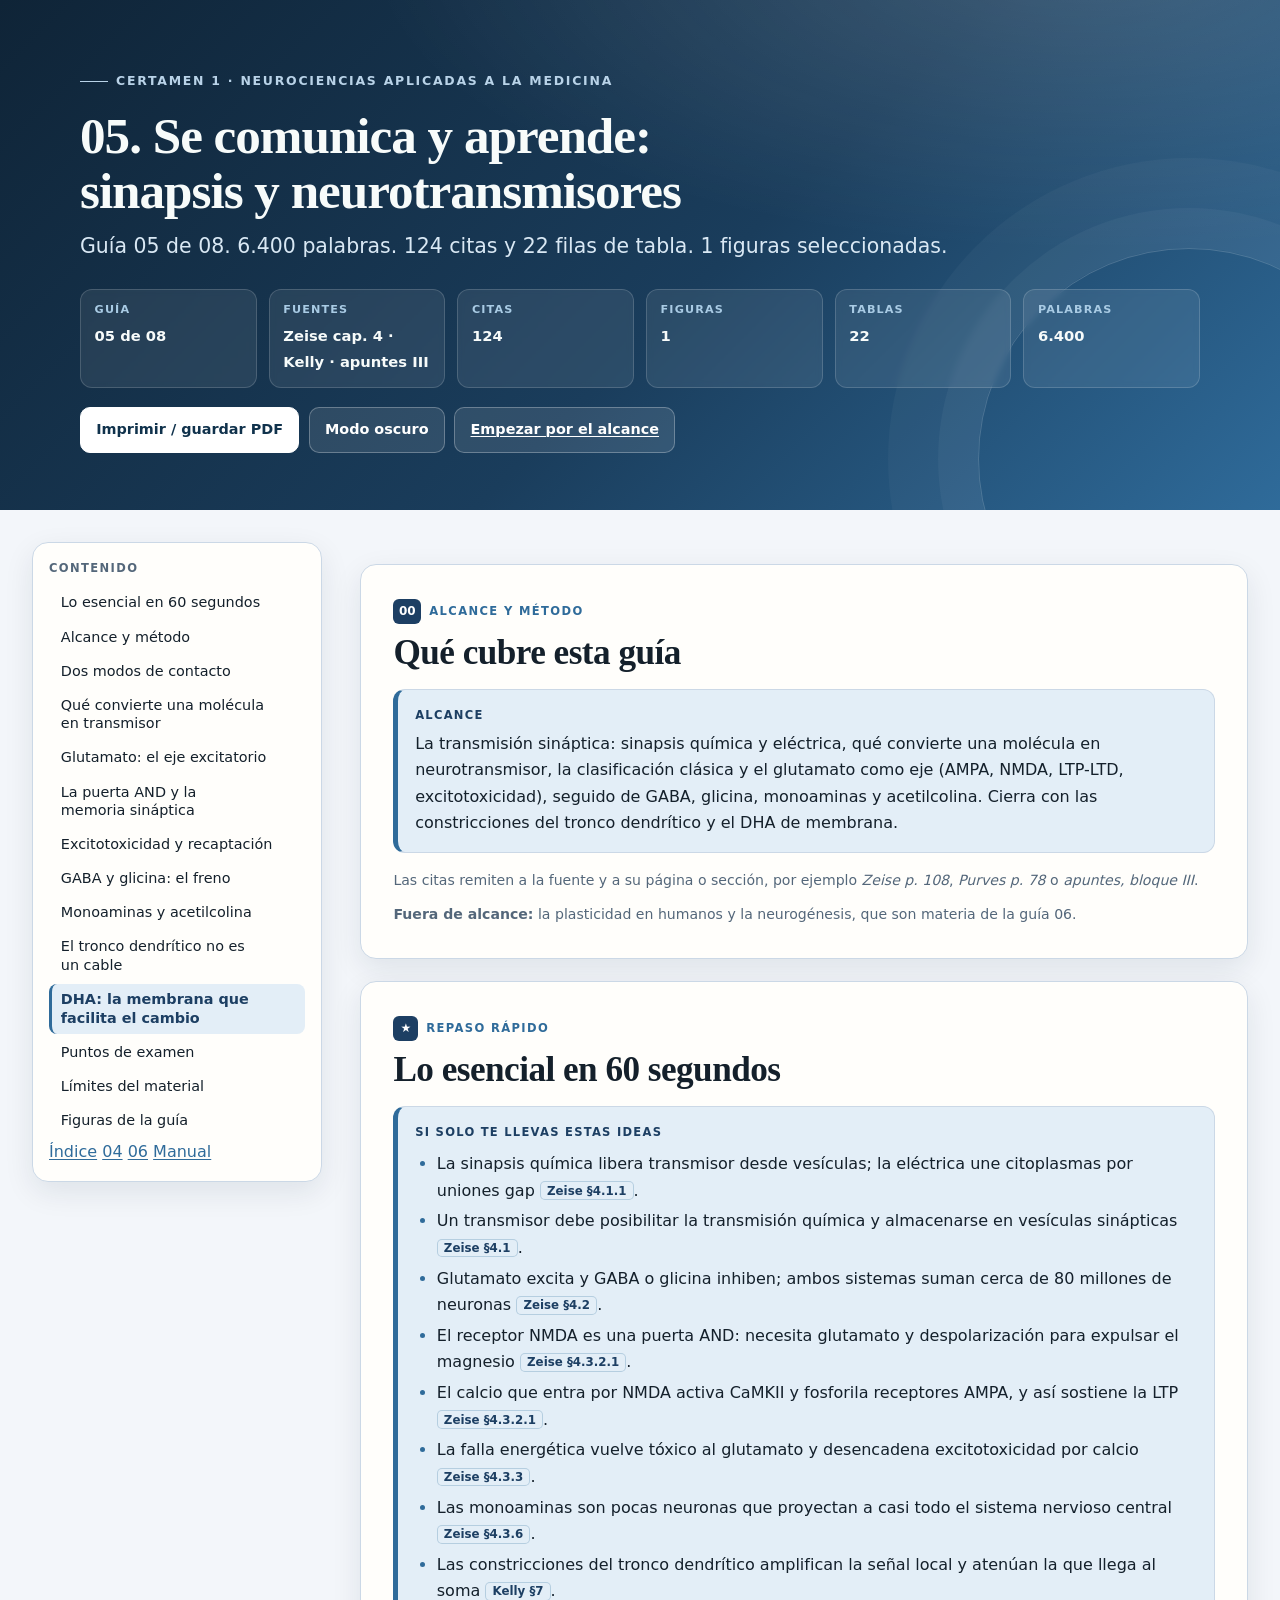
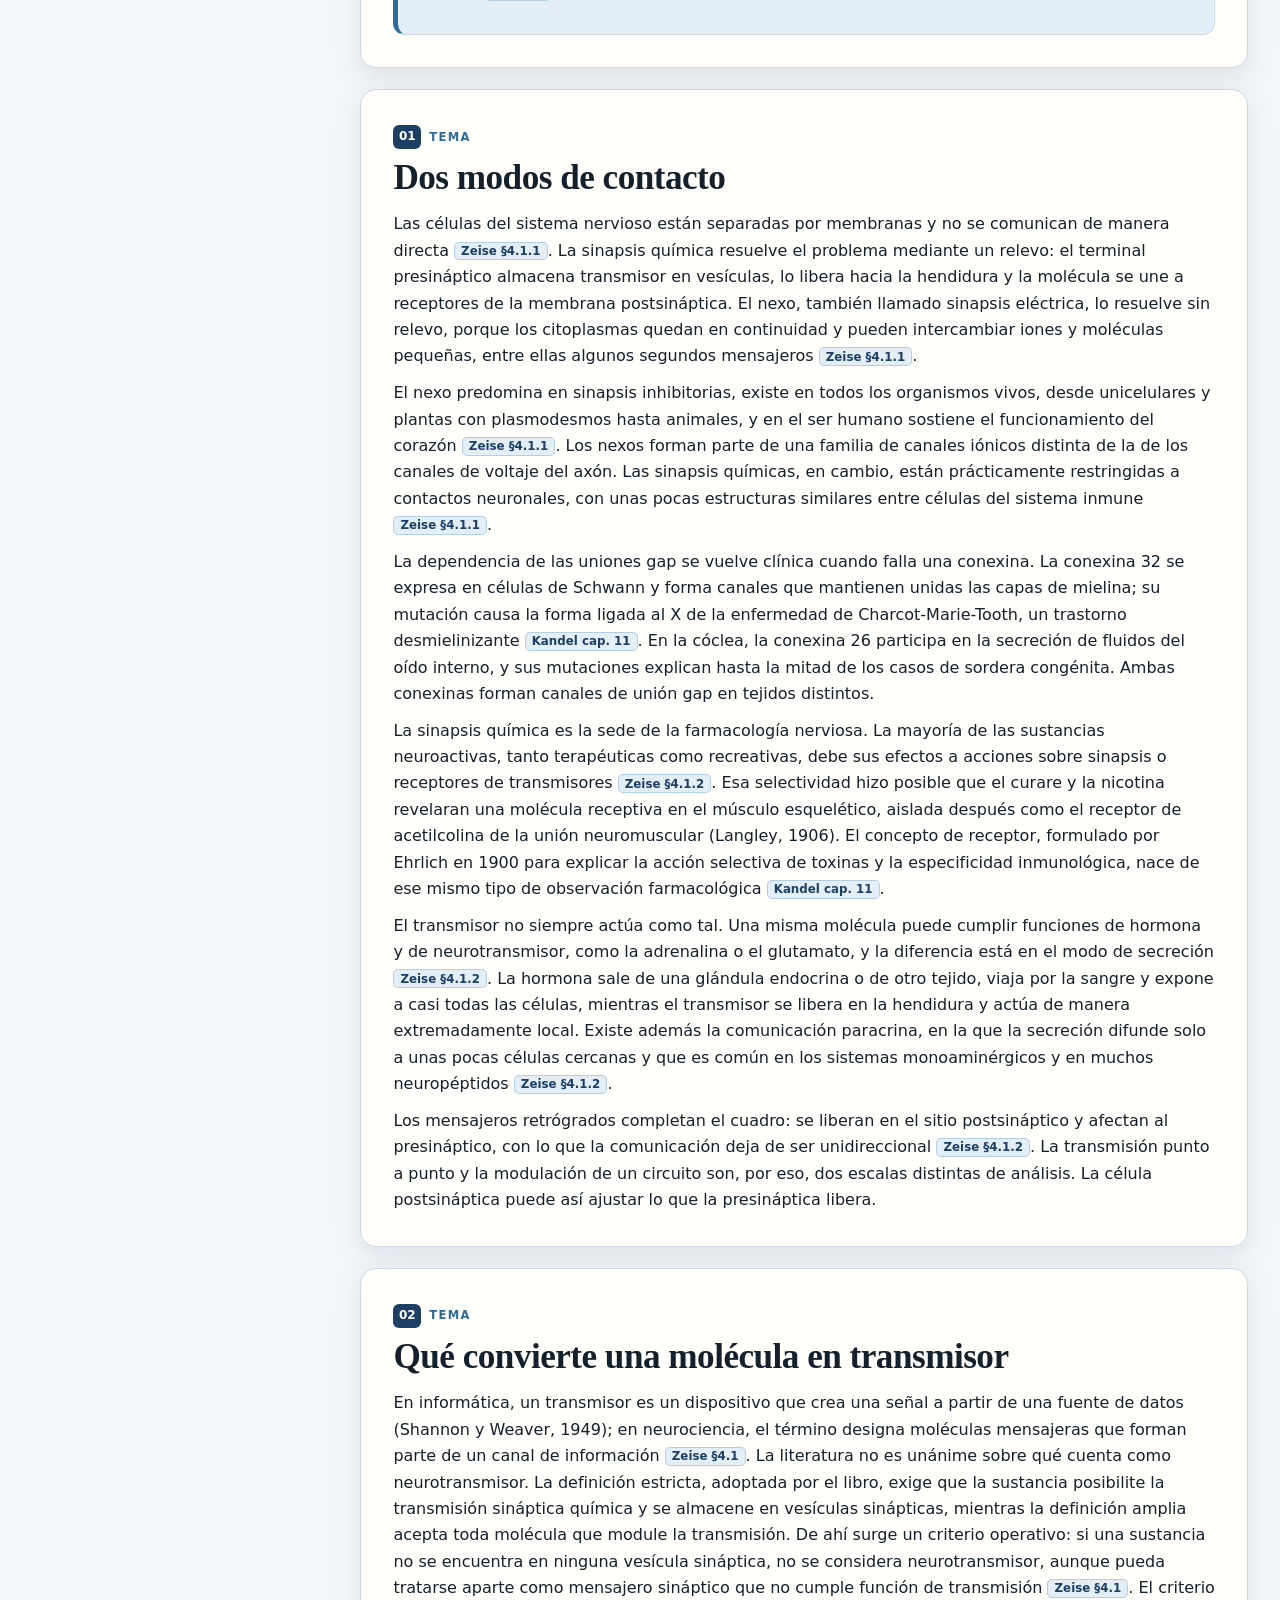
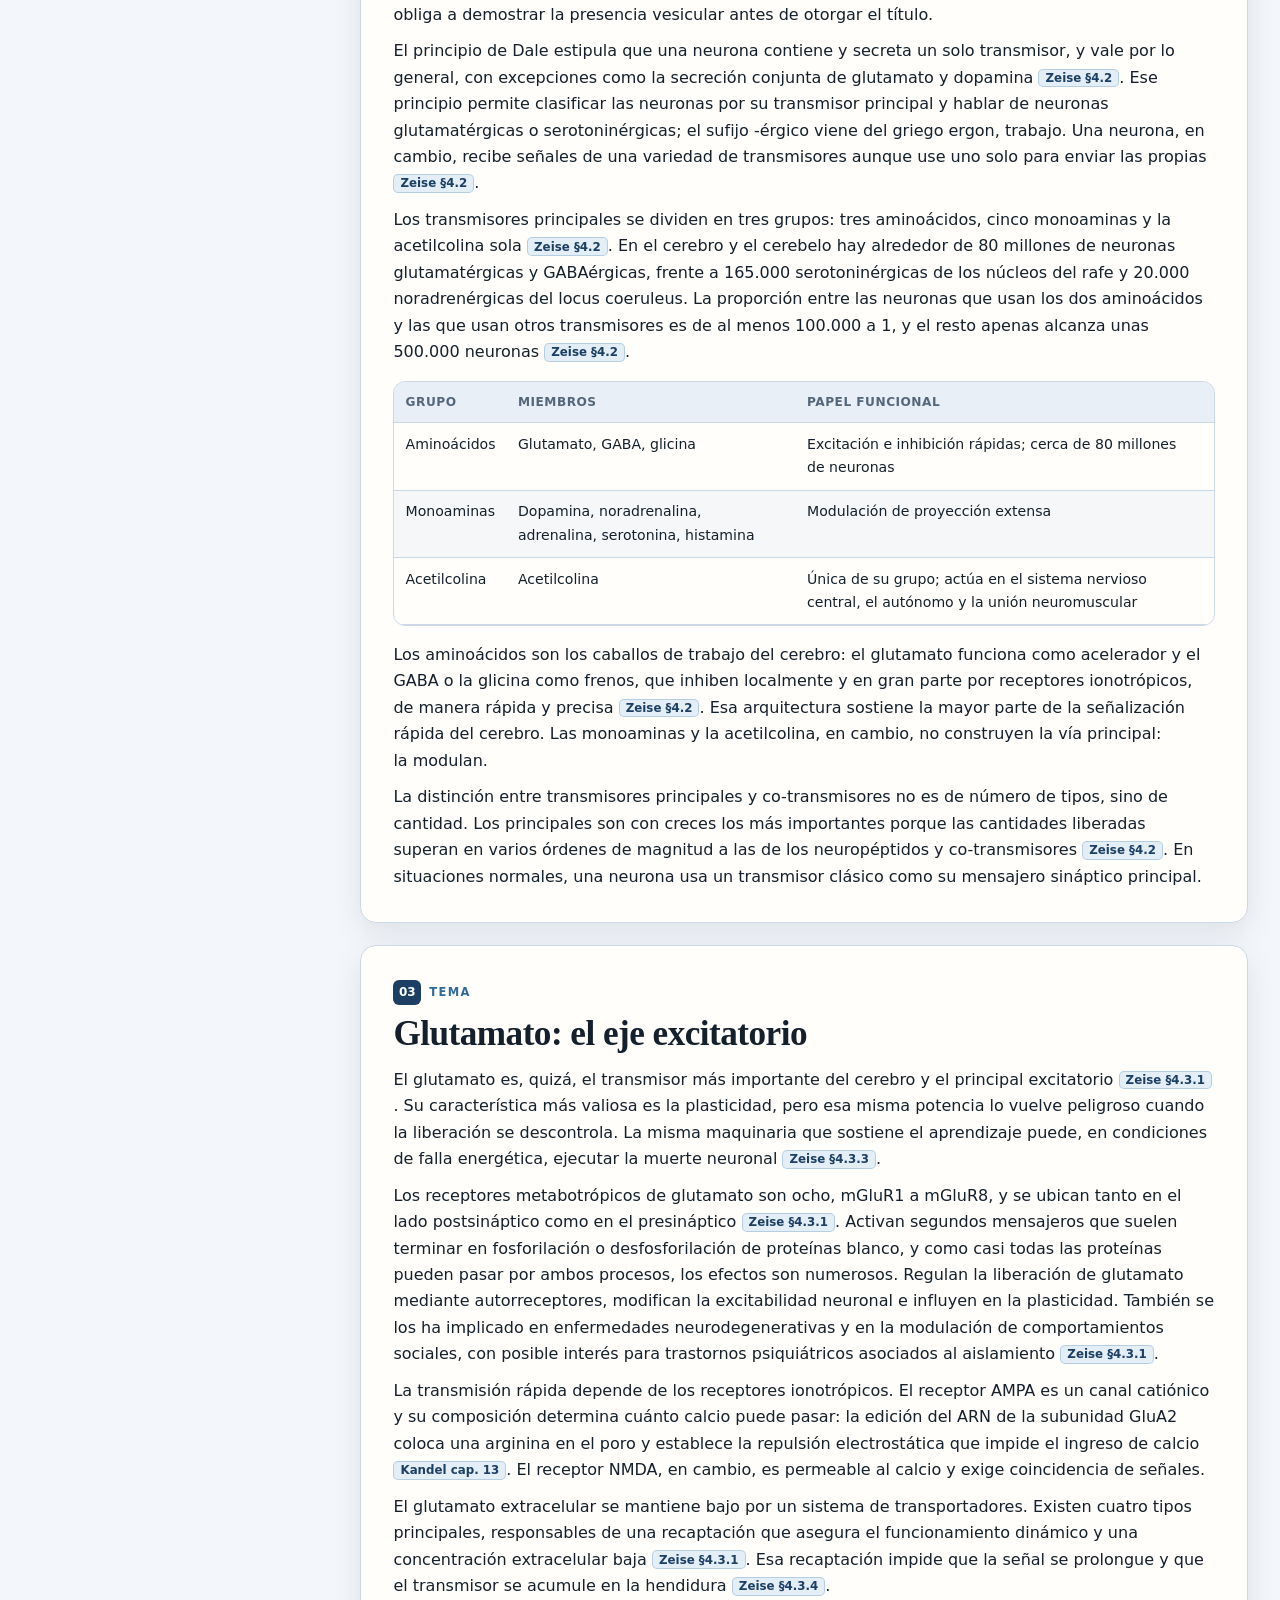
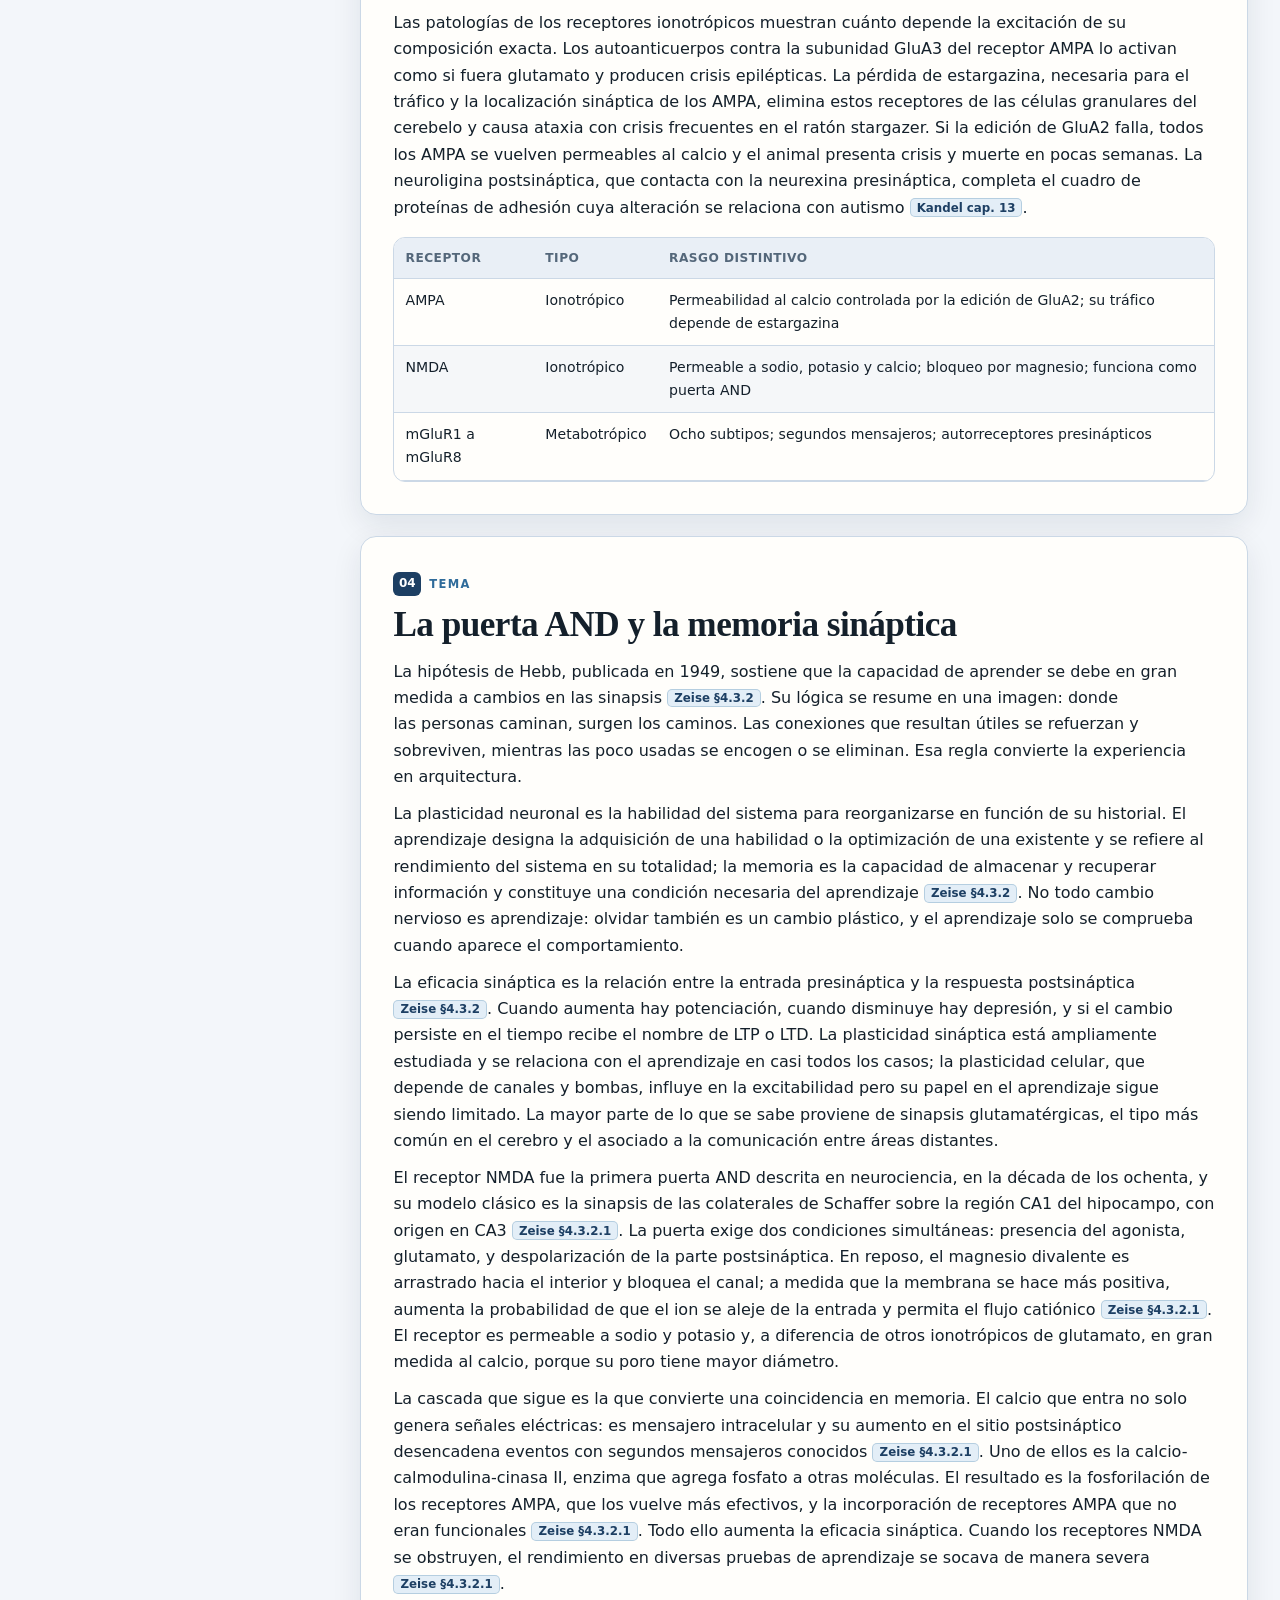
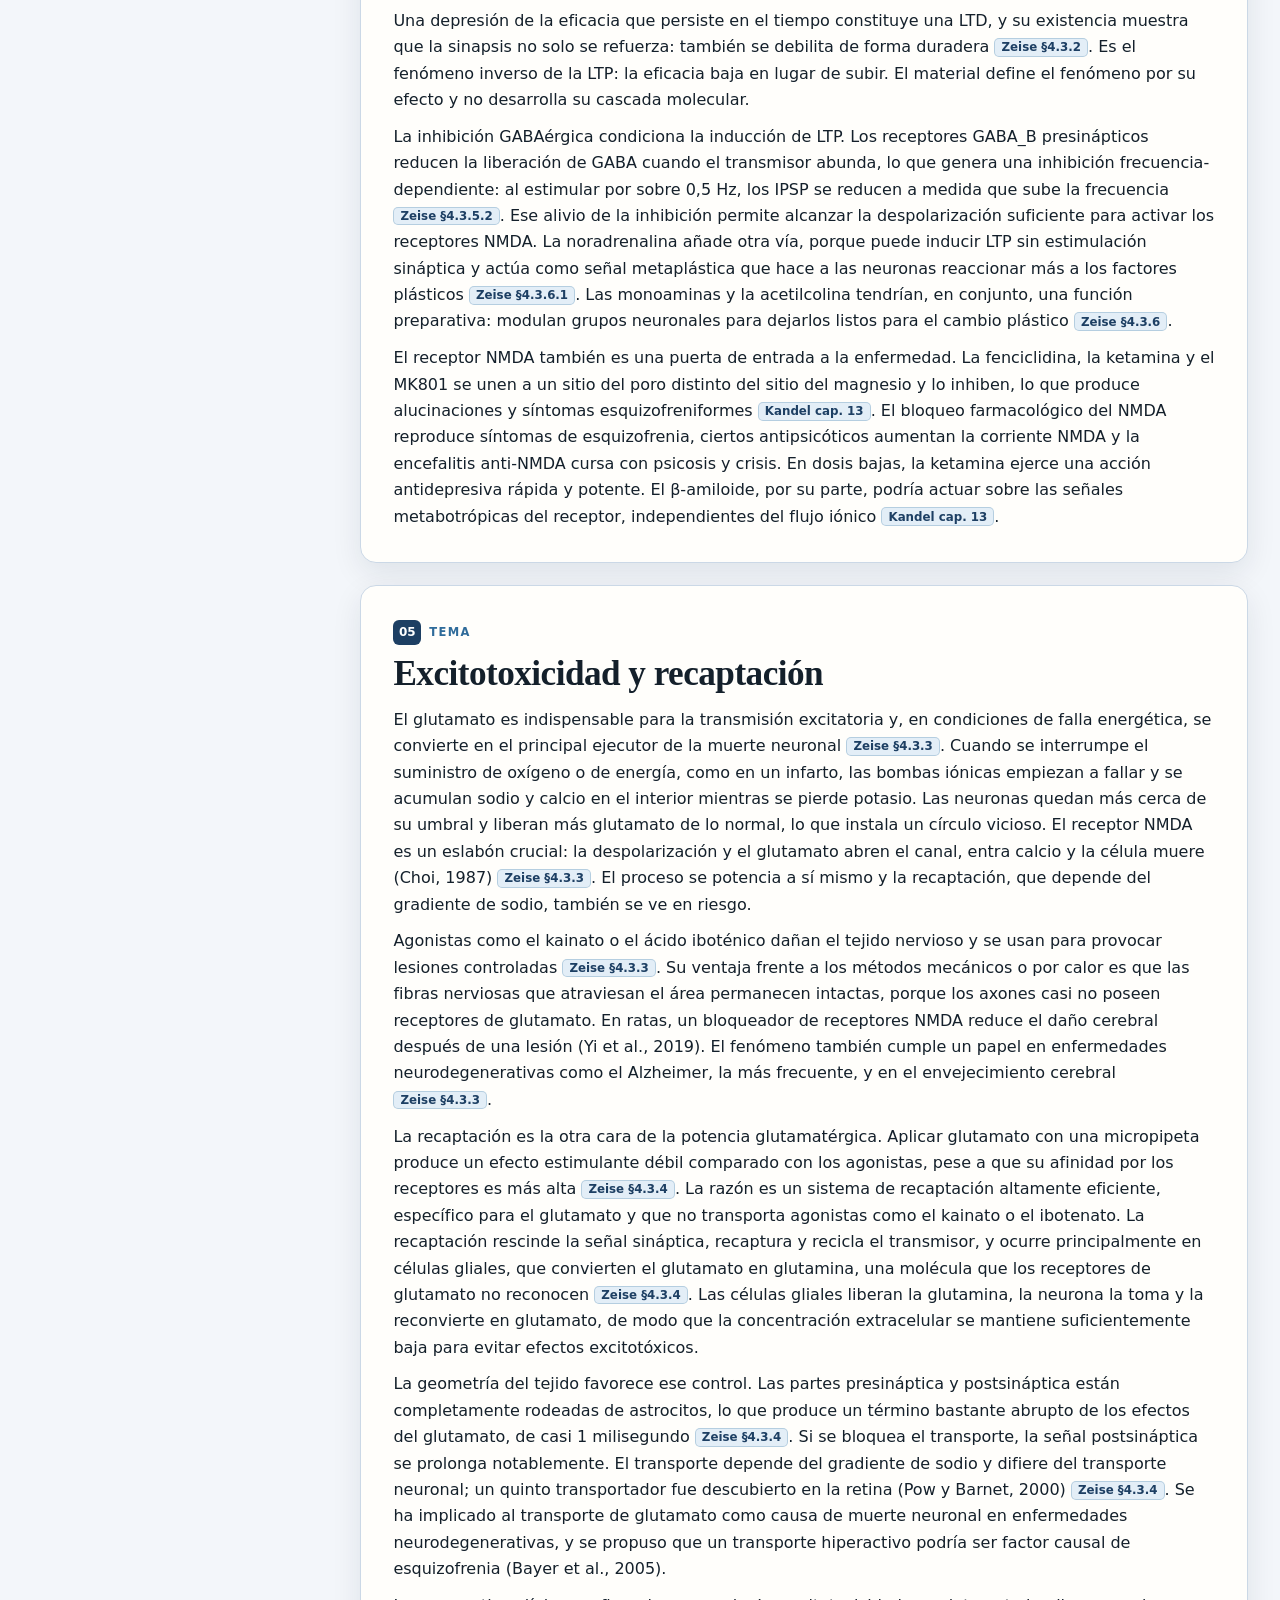
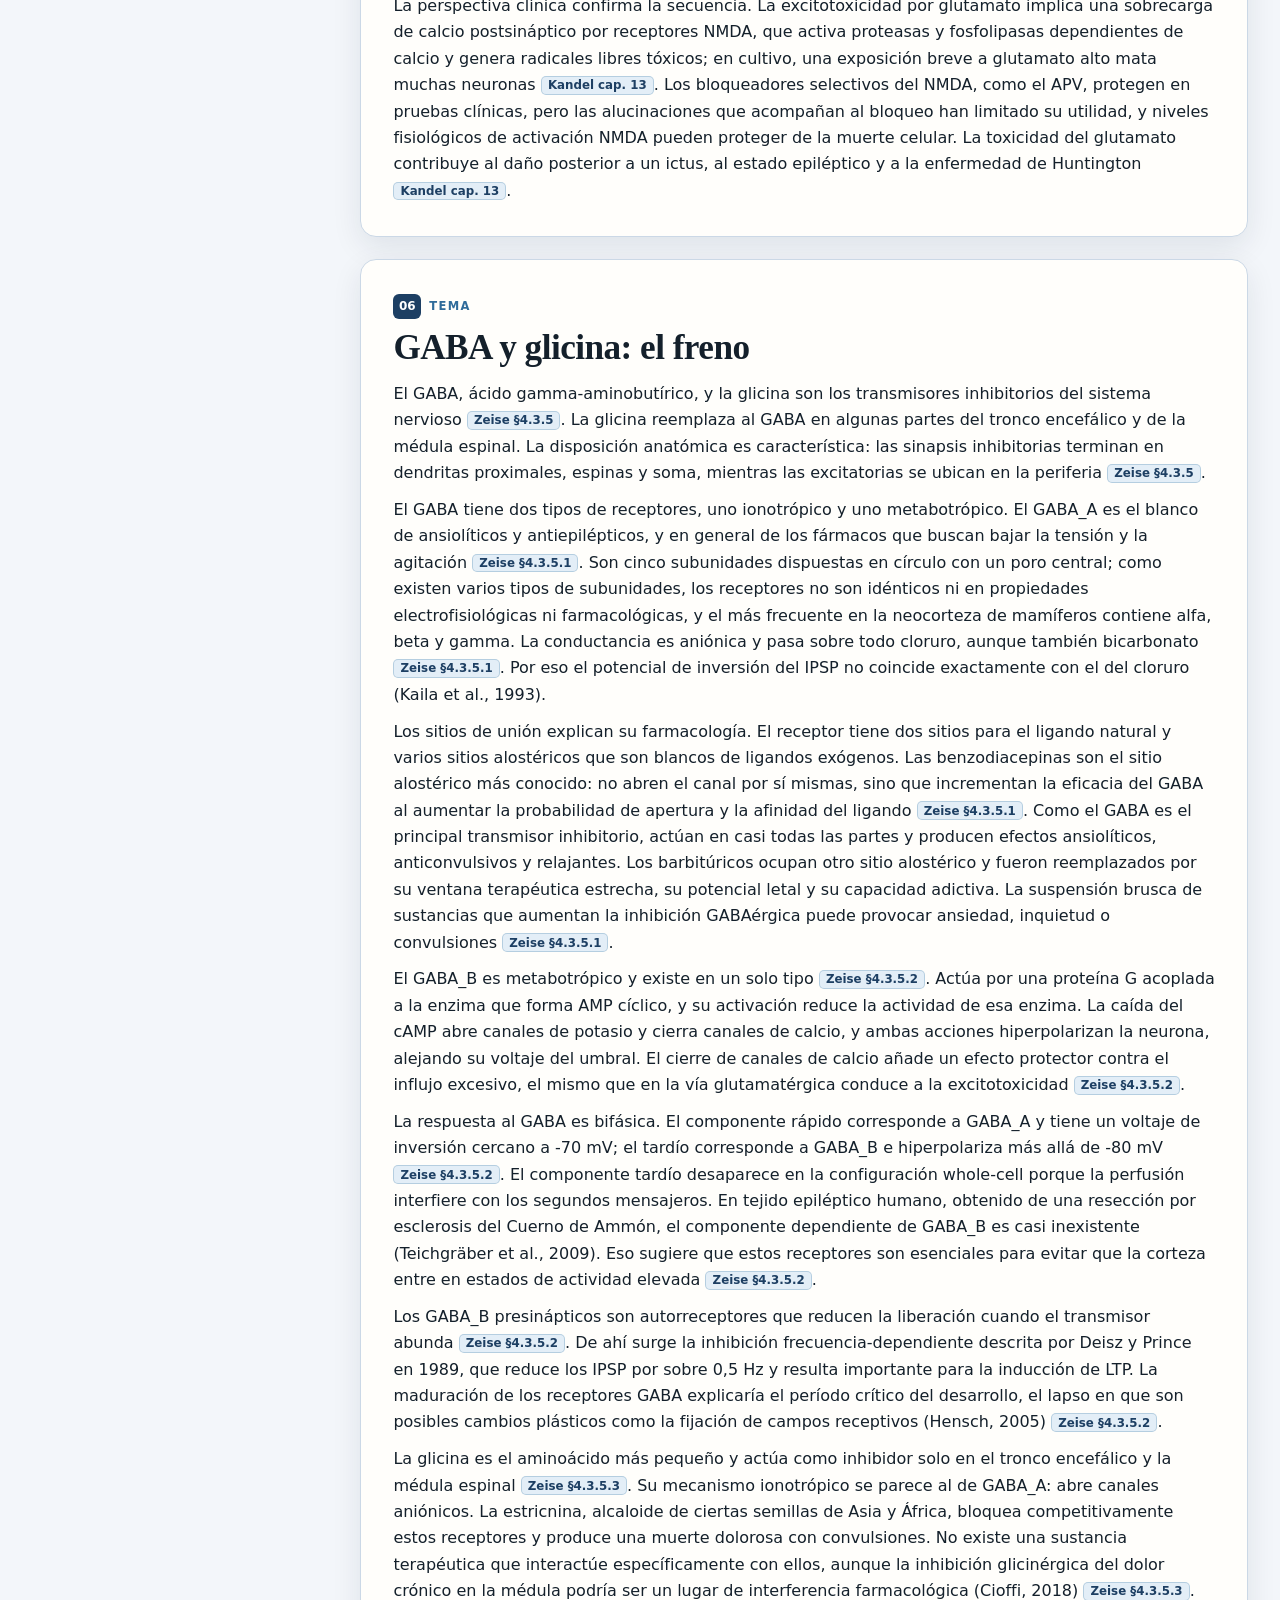
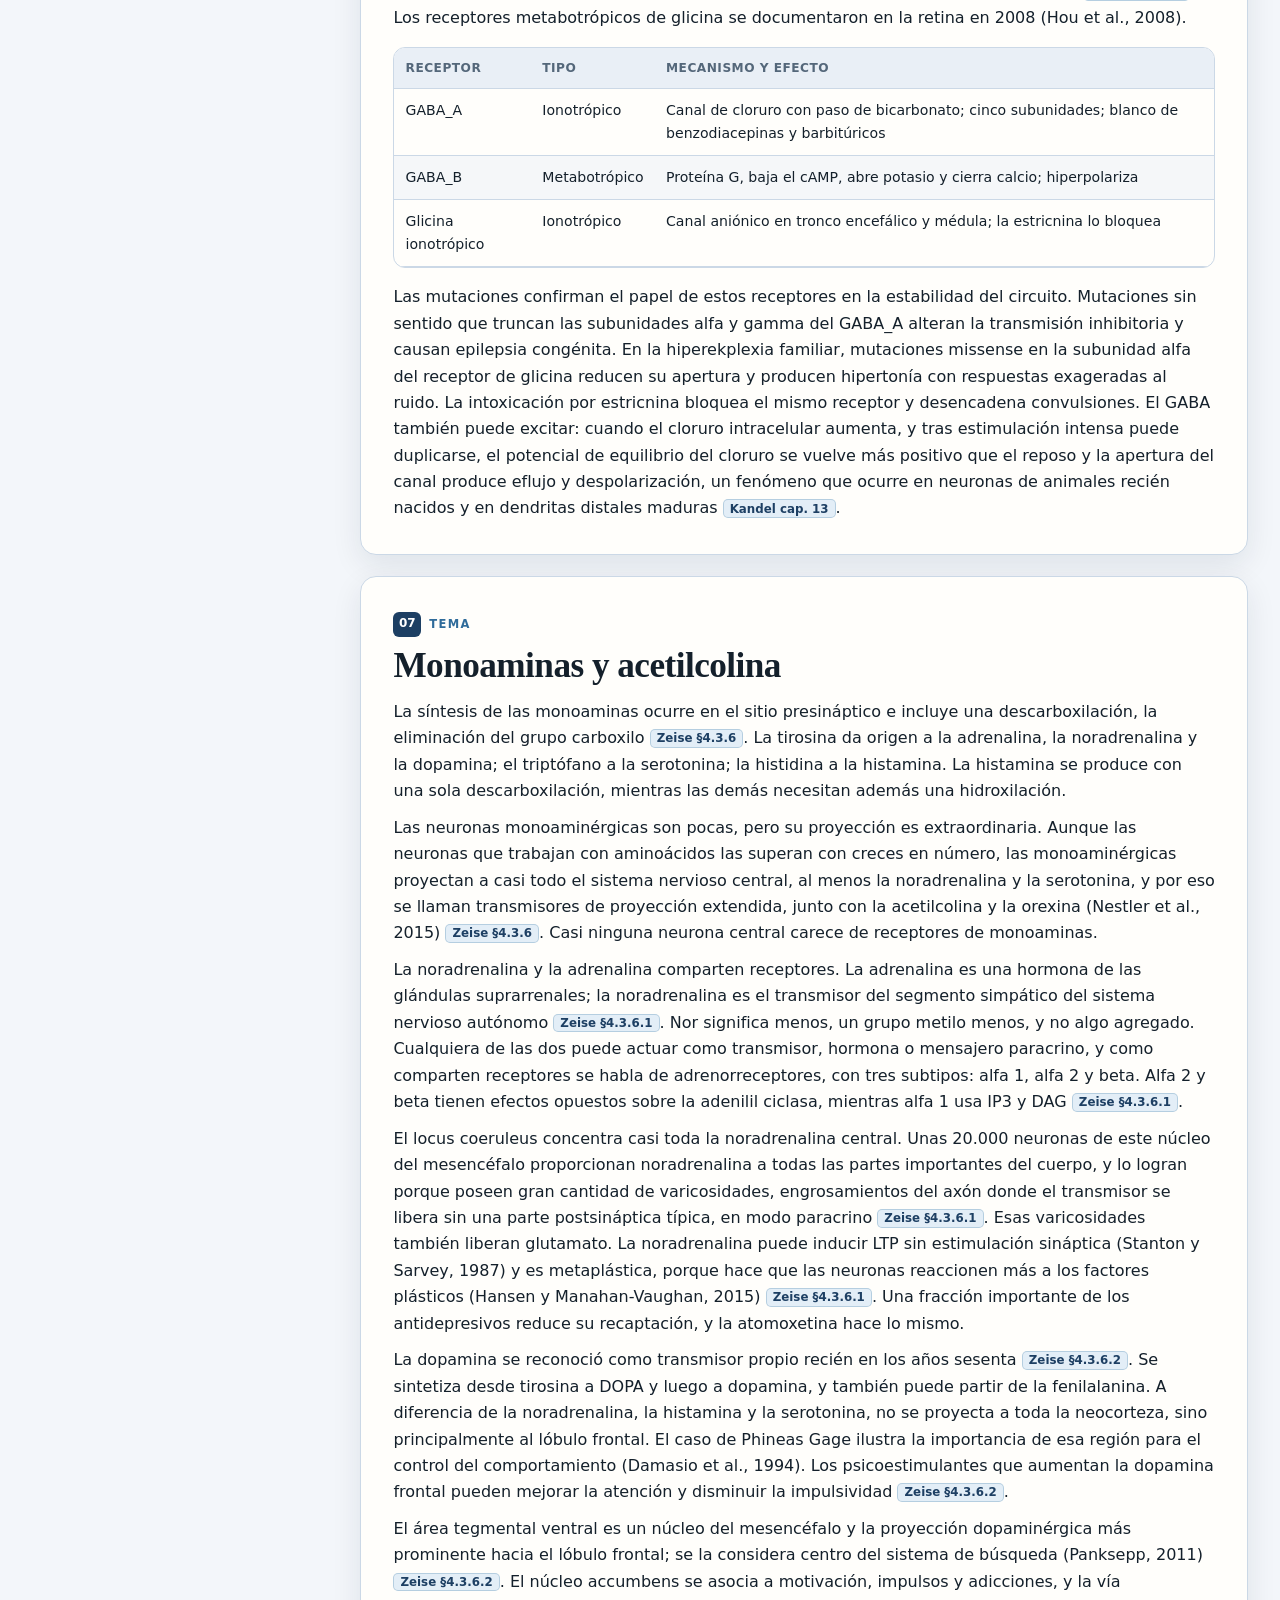
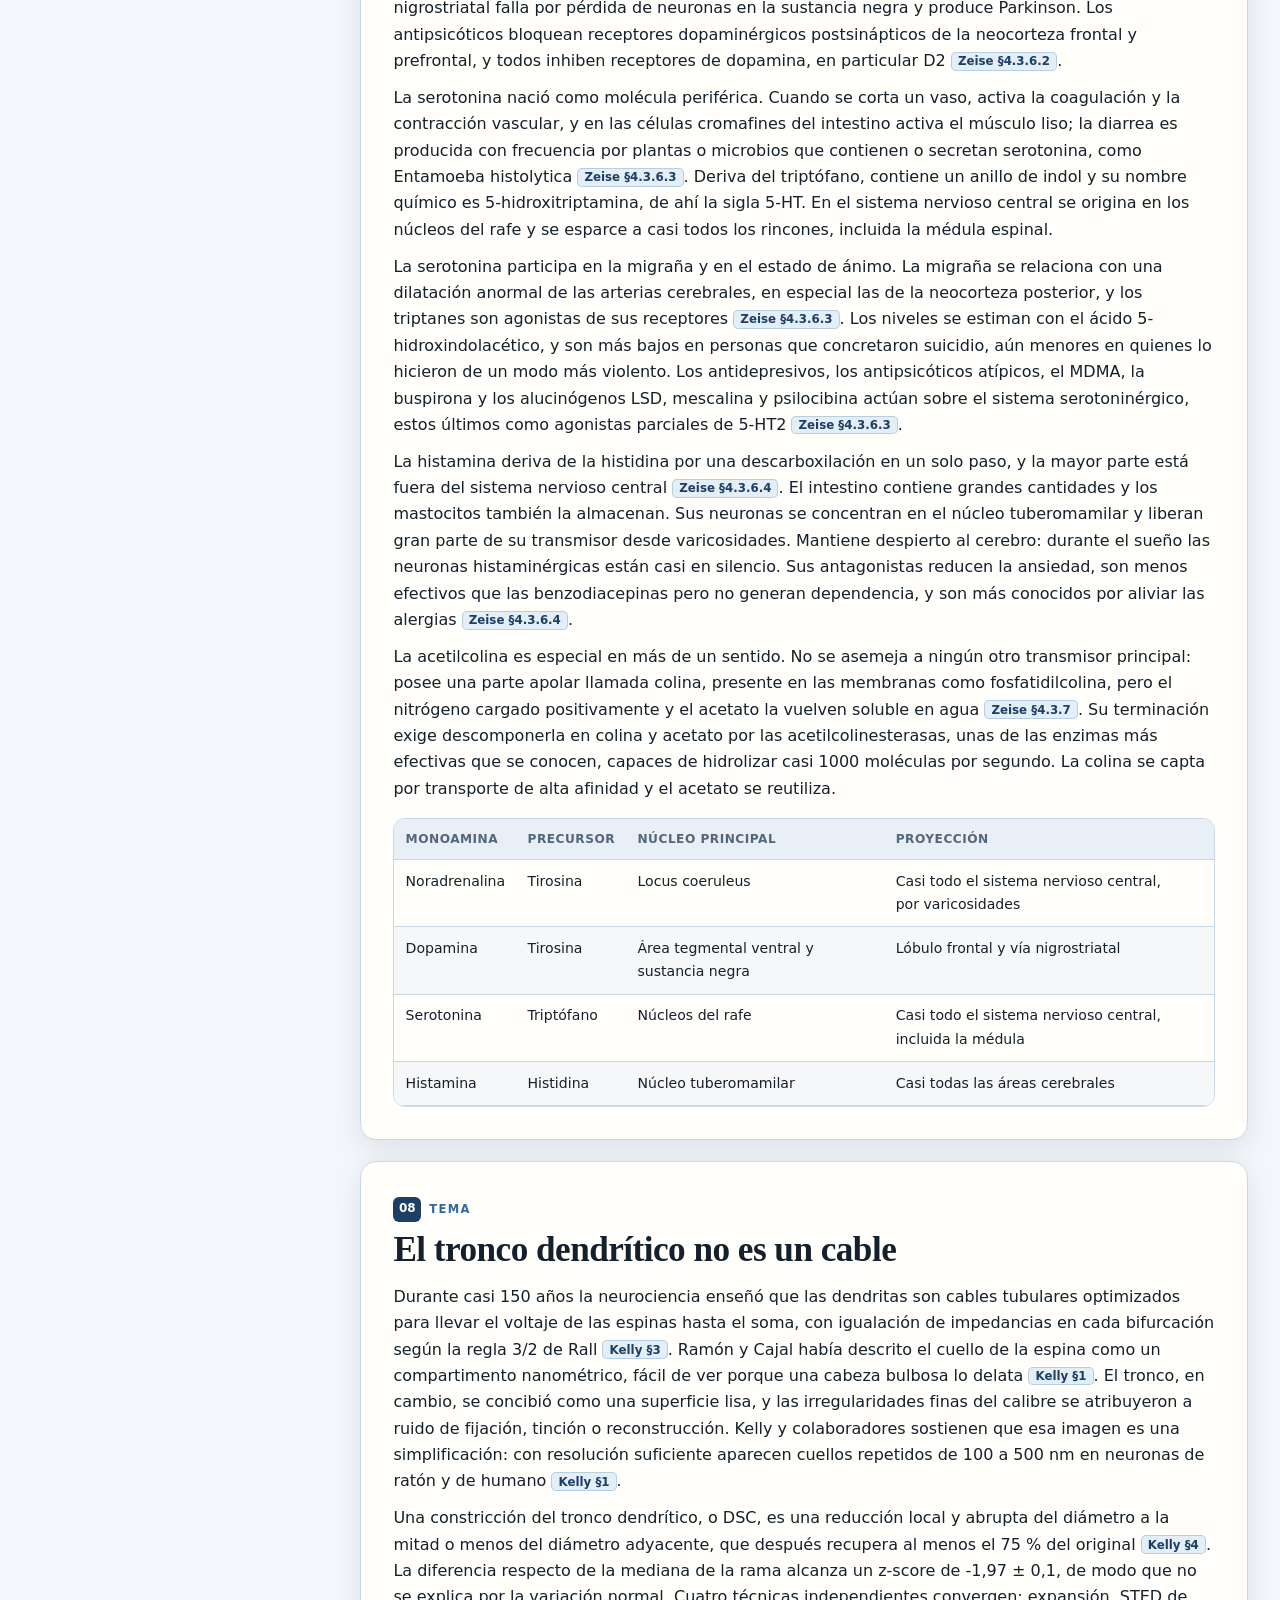
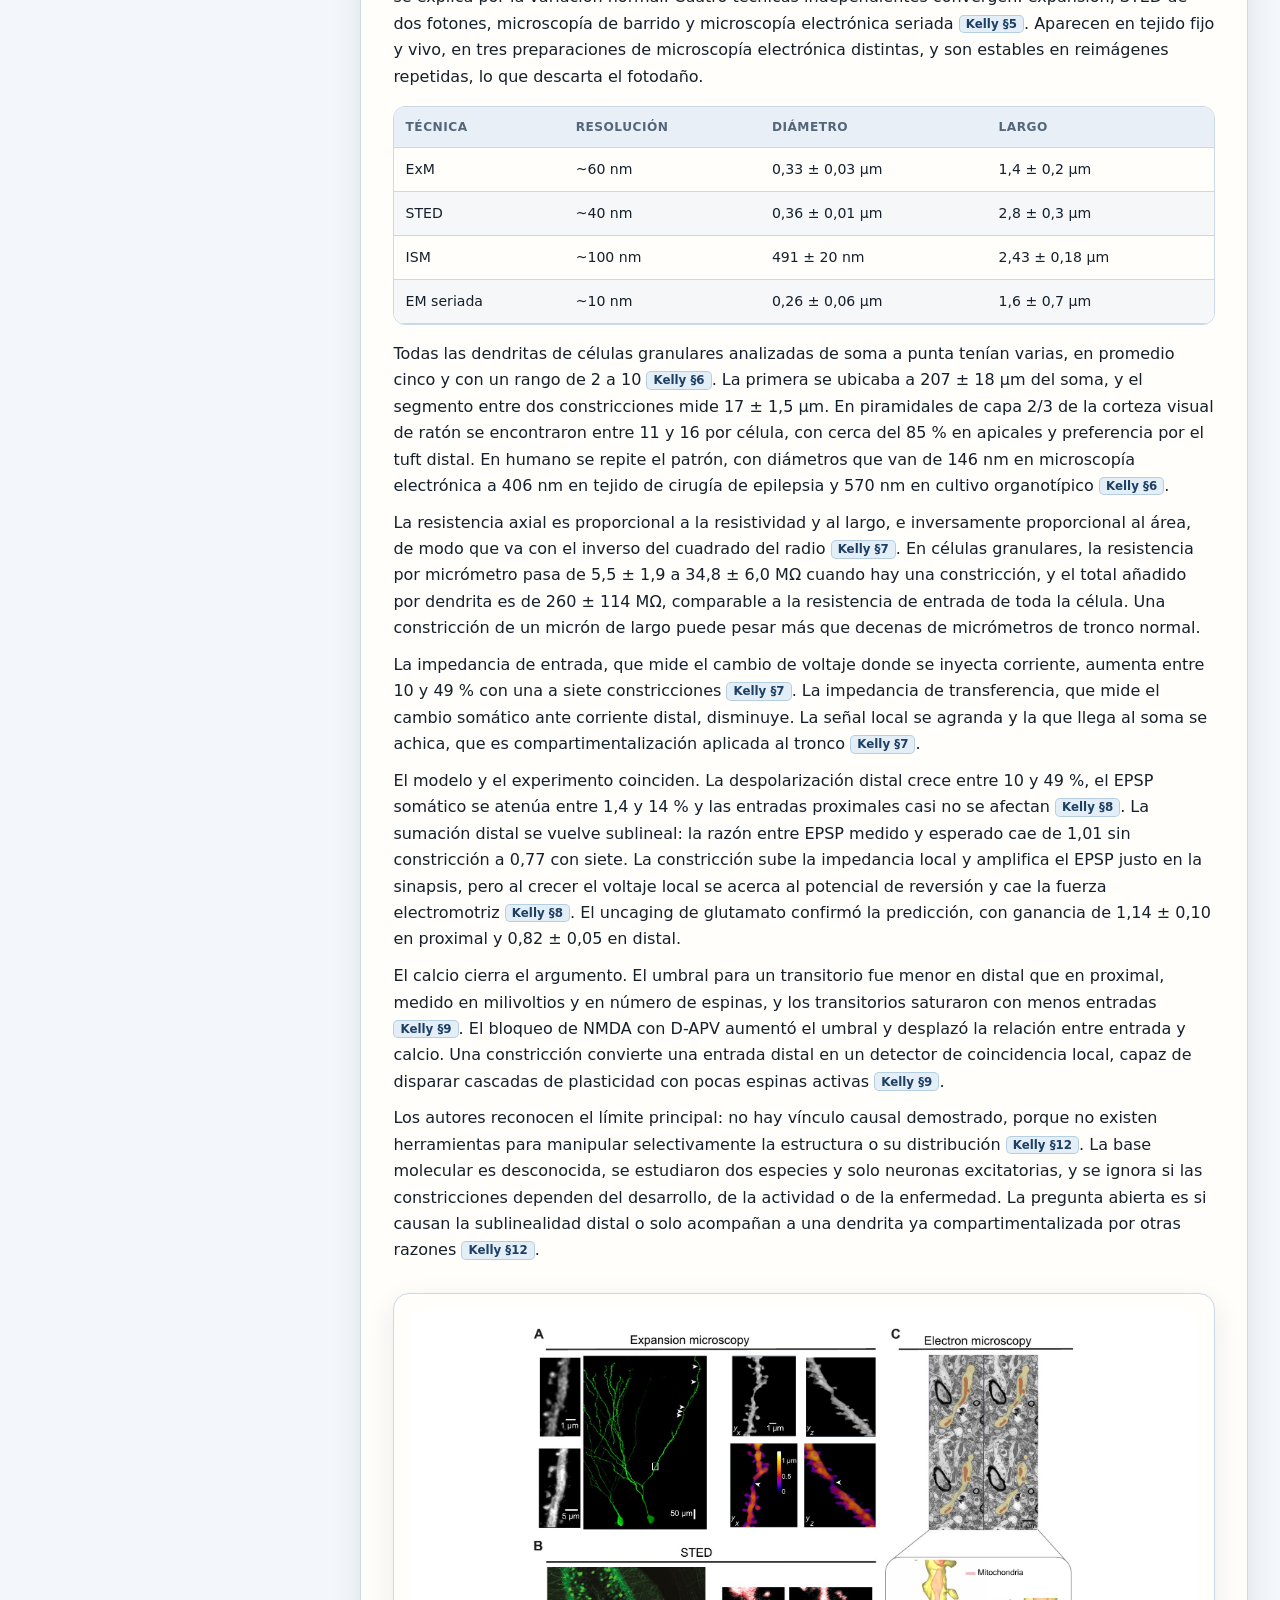
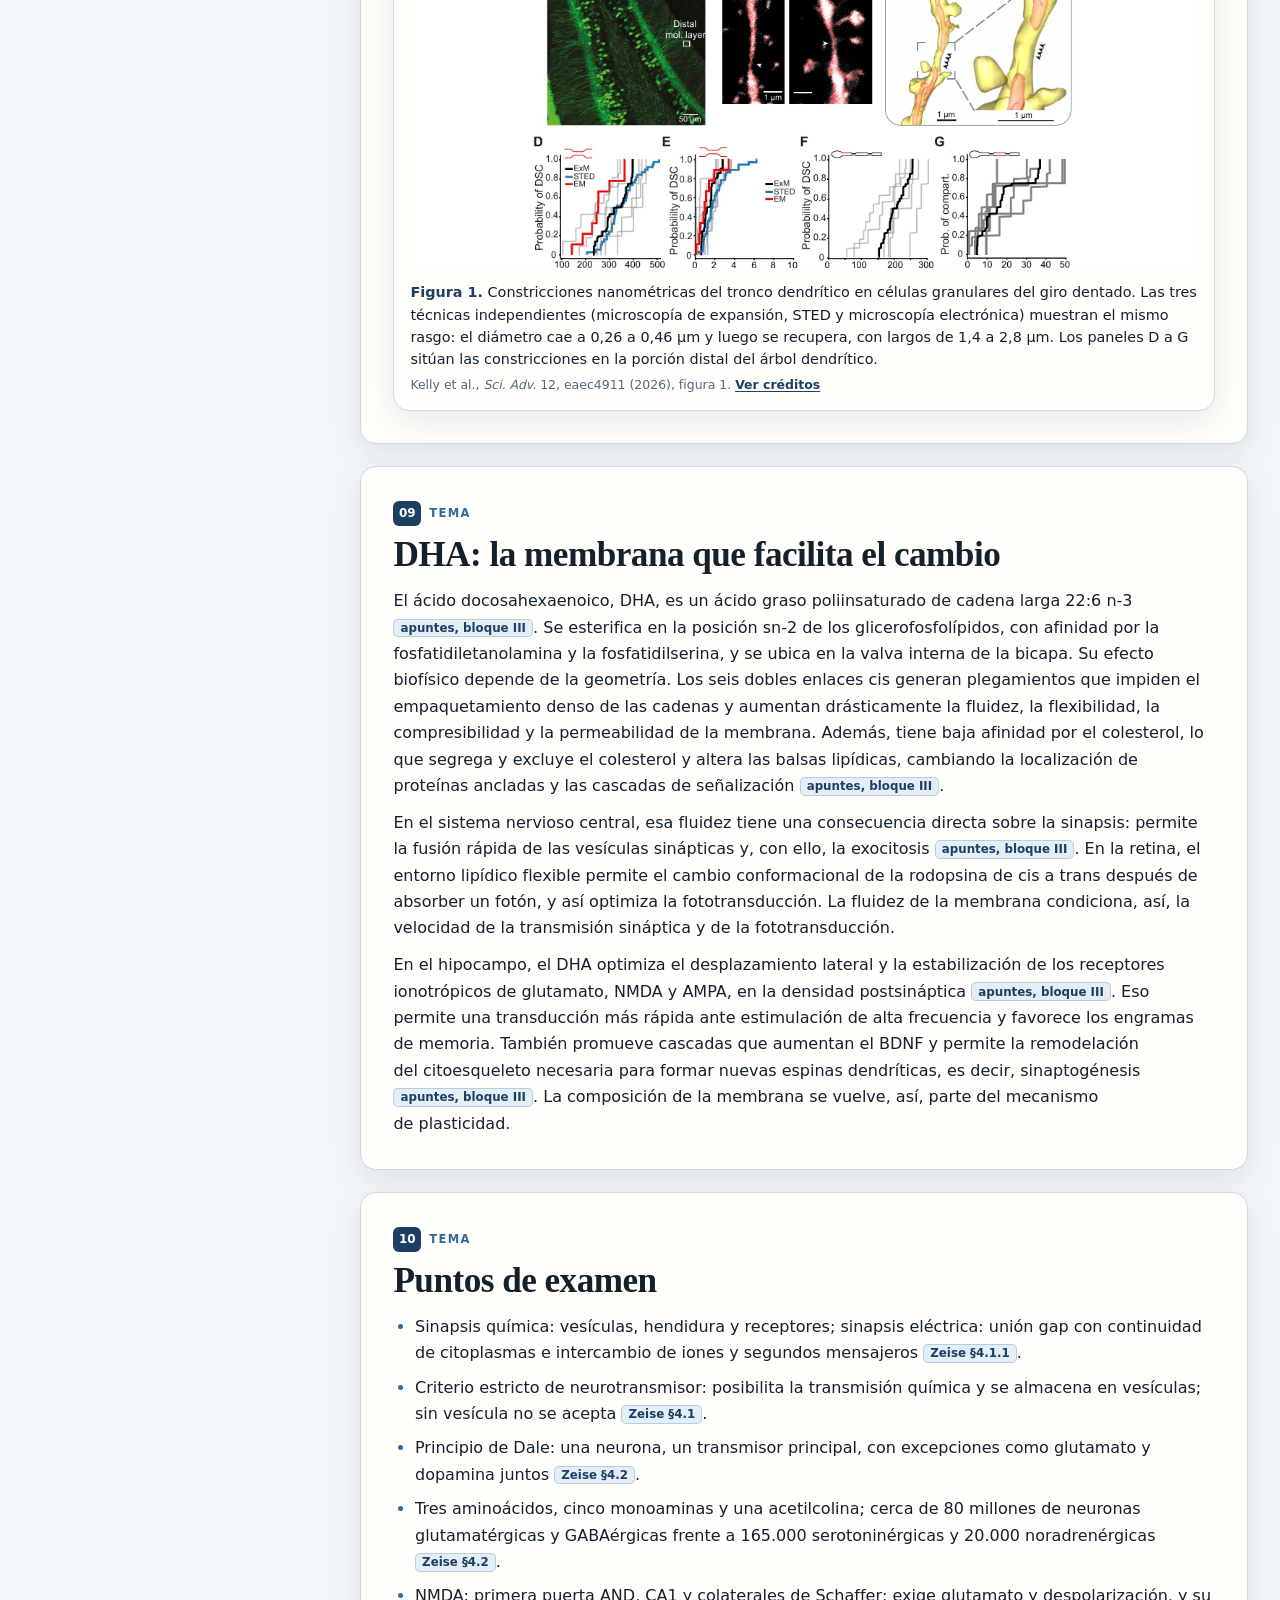
<file: 05_Se_Comunica_Sinapsis.html>
<!doctype html>
<html lang="es-CL" data-theme="light">
<head>
<meta charset="utf-8">
<meta name="viewport" content="width=device-width, initial-scale=1">
<title>Se comunica y aprende: sinapsis y neurotransmisores · Neurociencias UBB</title>
<meta name="description" content="Se comunica y aprende: sinapsis y neurotransmisores. Guía de estudio del Certamen 1 de Neurociencias, con citas por fuente.">
<link rel="icon" href="data:image/svg+xml,%3Csvg xmlns='http://www.w3.org/2000/svg' viewBox='0 0 64 64'%3E%3Crect width='64' height='64' rx='14' fill='%231d3f63'/%3E%3Ctext x='32' y='44' font-family='Georgia,serif' font-size='28' fill='%23dbeafe' text-anchor='middle'%3ENe%3C/text%3E%3C/svg%3E">
<meta property="og:title" content="Se comunica y aprende: sinapsis y neurotransmisores · Neurociencias UBB">
<meta property="og:description" content="Se comunica y aprende: sinapsis y neurotransmisores. Guía de estudio del Certamen 1 de Neurociencias, con citas por fuente.">
<meta property="og:type" content="website">
<style>  :root{
    --bg:#f6f4ee;
    --surface:#fffdf8;
    --surface-2:#efeae0;
    --surface-3:#e6dfd1;
    --ink:#1d2a2e;
    --muted:#5d6b70;
    --line:#d8d1c3;
    --brand:#7f1d1d;
    --brand-2:#a33a3a;
    --brand-3:#f7e4e4;
    --accent:#b45309;
    --accent-2:#fef3c7;
    --rose:#9f1239;
    --rose-2:#ffe4e6;
    --blue:#1e3a8a;
    --blue-2:#dbeafe;
    --shadow:0 10px 30px rgba(20,40,40,.08);
    --radius:16px;
    --serif:Georgia,"Iowan Old Style","Palatino Linotype",Palatino,serif;
    --sans:ui-sans-serif,system-ui,-apple-system,"Segoe UI",Roboto,Arial,sans-serif;
  }
  [data-theme="dark"]{
    --bg:#0f1617;
    --surface:#162022;
    --surface-2:#1d2a2c;
    --surface-3:#263638;
    --ink:#e8eeec;
    --muted:#a7b6b2;
    --line:#2c3c3d;
    --brand:#5eead4;
    --brand-2:#2dd4bf;
    --brand-3:#123330;
    --accent:#fbbf24;
    --accent-2:#3a2a0a;
    --rose:#fb7185;
    --rose-2:#3b1119;
    --blue:#93c5fd;
    --blue-2:#12233f;
    --shadow:0 10px 30px rgba(0,0,0,.35);
  }
  *{box-sizing:border-box}
  html{scroll-behavior:smooth}
  body{
    margin:0;
    font-family:var(--sans);
    line-height:1.65;
    color:var(--ink);
    background:var(--bg);
    -webkit-font-smoothing:antialiased;
  }
  a{color:var(--brand-2);text-decoration-thickness:1px;text-underline-offset:2px}
  a:hover{color:var(--brand)}
  :focus-visible{outline:3px solid var(--accent);outline-offset:3px;border-radius:4px}
  .skip-link{
    position:absolute;left:-9999px;top:0;background:var(--surface);color:var(--ink);
    padding:.7rem 1rem;z-index:100;border:1px solid var(--line);border-radius:0 0 10px 0
  }
  .skip-link:focus{left:0}

  /* HERO */
  .hero{
    background:
      radial-gradient(1200px 500px at 85% -10%,rgba(255,255,255,.16),transparent 60%),
      linear-gradient(135deg,#0f2437 0%,#1a3d5c 55%,#2f6b9a 100%);
    color:#f7fbfa;
    padding:clamp(2rem,5vw,4.2rem) clamp(1.2rem,4vw,3rem) clamp(2.4rem,5vw,3.6rem);
    position:relative;
    overflow:hidden;
  }
  .hero::after{
    content:"";position:absolute;right:-120px;bottom:-160px;width:420px;height:420px;
    border:1px solid rgba(255,255,255,.18);border-radius:50%;
    box-shadow:0 0 0 40px rgba(255,255,255,.04),0 0 0 90px rgba(255,255,255,.03);
    pointer-events:none;
  }
  .hero-inner{max-width:1120px;margin:0 auto;position:relative;z-index:1}
  .eyebrow{
    display:inline-flex;align-items:center;gap:.5rem;
    font-size:.78rem;letter-spacing:.14em;text-transform:uppercase;
    color:#b9d3e8;font-weight:700;margin:0 0 1rem
  }
  .eyebrow::before{content:"";width:28px;height:1px;background:#b9d3e8;display:inline-block}
  .hero h1{
    font-family:var(--serif);
    font-size:clamp(1.9rem,4.2vw,3.2rem);
    line-height:1.08;
    margin:0 0 .7rem;
    letter-spacing:-.02em;
    max-width:26ch;
    text-wrap:balance;
  }
  .hero .lede{
    font-size:clamp(1.02rem,2vw,1.28rem);
    max-width:70ch;color:#d9e8f4;margin:.4rem 0 1.6rem
  }
  .hero .lede em{color:#fff}
  .meta-grid{
    display:grid;grid-template-columns:repeat(auto-fit,minmax(168px,1fr));
    gap:.75rem;margin:1.6rem 0 1.2rem;max-width:1120px
  }
  .meta-grid div{
    background:rgba(255,255,255,.08);
    border:1px solid rgba(255,255,255,.16);
    border-radius:12px;padding:.7rem .85rem;backdrop-filter:blur(3px)
  }
  .meta-grid span{
    display:block;font-size:.7rem;letter-spacing:.1em;text-transform:uppercase;
    color:#a9cbe4;font-weight:700;margin-bottom:.2rem
  }
  .meta-grid strong{font-size:.92rem;font-weight:600;color:#f7fbfa;line-height:1.35}
  .hero-actions{display:flex;flex-wrap:wrap;gap:.6rem;margin-top:1.1rem}
  .btn{
    appearance:none;border:1px solid rgba(255,255,255,.28);
    background:rgba(255,255,255,.10);color:#fff;
    padding:.62rem .95rem;border-radius:10px;font:inherit;font-size:.9rem;font-weight:650;
    cursor:pointer;transition:background .15s ease,transform .15s ease
  }
  .btn:hover{background:rgba(255,255,255,.2);transform:translateY(-1px)}
  .btn.primary{background:#fff;color:#10324c;border-color:#fff}
  .btn.primary:hover{background:#eaf4fb}

  /* LAYOUT */
  .shell{
    max-width:1420px;margin:0 auto;
    display:grid;grid-template-columns:290px minmax(0,1fr);
    gap:clamp(1rem,3vw,2.4rem);
    padding:2rem clamp(1rem,3vw,2rem) 4rem;
    align-items:start;
  }
  .sidebar{
    position:sticky;top:1rem;align-self:start;
    max-height:calc(100vh - 2rem);overflow:auto;
    background:var(--surface);border:1px solid var(--line);
    border-radius:var(--radius);padding:1rem;
    box-shadow:var(--shadow);
    scrollbar-width:thin;
  }
  .sidebar h2{
    font-family:var(--sans);font-size:.72rem;letter-spacing:.12em;text-transform:uppercase;
    color:var(--muted);margin:.2rem 0 .7rem
  }
  .toc{list-style:none;margin:0;padding:0;font-size:.9rem}
  .toc li{margin:.12rem 0}
  .toc a{
    display:block;padding:.42rem .55rem;border-radius:8px;color:var(--ink);
    text-decoration:none;border-left:3px solid transparent;line-height:1.3
  }
  .toc a:hover{background:var(--surface-2)}
  .toc a.active{background:var(--brand-3);border-left-color:var(--brand-2);font-weight:700;color:var(--brand)}
  .toc .figs{
    margin-top:.9rem;padding-top:.8rem;border-top:1px solid var(--line);
    display:flex;flex-wrap:wrap;gap:.35rem;align-items:center;font-size:.82rem;color:var(--muted)
  }
  .toc .figs a{
    display:inline-flex;align-items:center;justify-content:center;
    min-width:1.7rem;height:1.7rem;border:1px solid var(--line);border-radius:7px;
    padding:0 .45rem;background:var(--surface-2);font-weight:700;color:var(--brand)
  }
  main{min-width:0}
  .card{
    background:var(--surface);border:1px solid var(--line);border-radius:var(--radius);
    padding:clamp(1.1rem,2.6vw,2rem);box-shadow:var(--shadow);margin:1.35rem 0;
    scroll-margin-top:1rem;
  }
  .card > :first-child{margin-top:0}
  .card > :last-child{margin-bottom:0}
  .section-kicker{
    display:inline-flex;align-items:center;gap:.5rem;
    font-size:.72rem;letter-spacing:.12em;text-transform:uppercase;
    color:var(--brand-2);font-weight:800;margin-bottom:.45rem
  }
  .section-kicker .n{
    display:inline-flex;align-items:center;justify-content:center;
    min-width:1.55rem;height:1.55rem;padding:0 .35rem;border-radius:6px;
    background:var(--brand);color:#fff;font-size:.75rem;letter-spacing:0
  }
  h2{
    font-family:var(--serif);font-size:clamp(1.55rem,3.2vw,2.2rem);
    line-height:1.15;margin:.1rem 0 .8rem;letter-spacing:-.015em;text-wrap:balance
  }
  h3{font-family:var(--serif);font-size:clamp(1.18rem,2.2vw,1.45rem);line-height:1.25;margin:1.6rem 0 .55rem}
  h4{font-size:1rem;margin:1.2rem 0 .4rem;letter-spacing:.01em}
  p{margin:.65rem 0}
  ul,ol{margin:.55rem 0 .8rem;padding-left:1.35rem}
  li{margin:.28rem 0}
  li::marker{color:var(--brand-2)}
  strong{font-weight:750}
  em{font-style:italic}
  .cite{
    display:inline-block;font-size:.74rem;font-weight:700;line-height:1.2;
    color:var(--brand);background:var(--brand-3);
    border:1px solid color-mix(in srgb,var(--brand-2) 25%,transparent);
    padding:.08rem .38rem;border-radius:5px;white-space:nowrap;vertical-align:.08em
  }
  .small{font-size:.88rem;color:var(--muted)}
  .th-abbr{display:none}
  .muted{color:var(--muted)}

  /* CALLOUTS */
  .keybox,.databox,.warnbox,.quotebox{
    border-radius:12px;padding:1rem 1.05rem;margin:1rem 0;border:1px solid var(--line)
  }
  .keybox{background:var(--brand-3);border-left:5px solid var(--brand-2)}
  .databox{background:var(--accent-2);border-left:5px solid var(--accent)}
  .warnbox{background:var(--rose-2);border-left:5px solid var(--rose)}
  .quotebox{background:var(--surface-2);border-left:5px solid var(--blue);font-family:var(--serif);font-size:1.05rem}
  .box-title{
    display:block;font-family:var(--sans);font-size:.72rem;letter-spacing:.11em;
    text-transform:uppercase;font-weight:800;margin-bottom:.35rem
  }
  .keybox .box-title{color:var(--brand)}
  .databox .box-title{color:var(--accent)}
  .warnbox .box-title{color:var(--rose)}
  .quotebox .box-title{color:var(--blue)}

  /* GRIDS */
  .grid-2{display:grid;grid-template-columns:repeat(auto-fit,minmax(260px,1fr));gap:1rem;margin:1rem 0}
  .grid-3{display:grid;grid-template-columns:repeat(auto-fit,minmax(185px,1fr));gap:.85rem;margin:1rem 0}
  .stat{
    background:var(--surface-2);border:1px solid var(--line);border-radius:12px;
    padding:.9rem 1rem
  }
  .stat b{display:block;font-family:var(--serif);font-size:1.65rem;line-height:1.1;color:var(--brand)}
  .stat span{display:block;font-size:.82rem;color:var(--muted);margin-top:.25rem}
  .mini-card{
    background:var(--surface-2);border:1px solid var(--line);border-radius:12px;padding:.9rem 1rem
  }
  .mini-card h4{margin:.05rem 0 .35rem;font-size:.98rem}
  .mini-card p,.mini-card ul{font-size:.9rem;margin:.35rem 0}
  .tag{
    display:inline-block;font-size:.72rem;font-weight:800;letter-spacing:.04em;
    padding:.15rem .5rem;border-radius:999px;background:var(--brand-3);color:var(--brand);
    border:1px solid color-mix(in srgb,var(--brand-2) 25%,transparent)
  }
  .tag.amber{background:var(--accent-2);color:var(--accent);border-color:color-mix(in srgb,var(--accent) 25%,transparent)}
  .tag.rose{background:var(--rose-2);color:var(--rose);border-color:color-mix(in srgb,var(--rose) 25%,transparent)}

  /* TABLES */
  .table-wrap{
    overflow-x:auto;border:1px solid var(--line);border-radius:12px;margin:1rem 0;
    background:var(--surface);-webkit-overflow-scrolling:touch
  }
  table{width:100%;border-collapse:collapse;font-size:.88rem;min-width:720px}
  caption{
    caption-side:top;text-align:left;padding:.8rem .9rem .2rem;
    font-size:.82rem;color:var(--muted);font-weight:600
  }
  th,td{padding:.62rem .7rem;border-bottom:1px solid var(--line);vertical-align:top;text-align:left}
  th{
    background:var(--surface-2);font-size:.76rem;letter-spacing:.04em;text-transform:uppercase;
    color:var(--muted);font-weight:800;position:sticky;top:0;z-index:1
  }
  tbody tr:nth-child(even) td{background:color-mix(in srgb,var(--surface-2) 45%,var(--surface))}
  tbody tr:hover td{background:var(--brand-3)}
  td.nw{white-space:nowrap}
  .t1{min-width:1180px;font-size:.8rem}
  .t1 th,.t1 td{padding:.5rem .55rem}
  .t1 td:first-child{font-weight:650}

  /* FIGURES */
  figure.diagram{
    margin:1.25rem 0;background:#fbfaf6;border:1px solid #d8d1c3;border-radius:14px;
    padding:1rem;color:#1d2a2e;box-shadow:0 4px 16px rgba(20,40,40,.05)
  }
  figure.diagram svg{display:block;width:100%;height:auto}
  figure.diagram figcaption{font-size:.86rem;color:#5d6b70;margin:.75rem .15rem 0;line-height:1.5}
  figure.diagram figcaption b{color:#1d2a2e}
  .fig-label{
    display:inline-block;font-size:.72rem;letter-spacing:.1em;text-transform:uppercase;
    font-weight:800;color:#1d3f63;background:#e3eef7;border:1px solid #a9cbe4;
    padding:.15rem .5rem;border-radius:999px;margin-bottom:.6rem
  }

  /* DETAILS Q&A */
  details.qa{
    border:1px solid var(--line);border-radius:12px;background:var(--surface-2);
    padding:.2rem .9rem;margin:.55rem 0
  }
  details.qa summary{
    cursor:pointer;font-weight:700;padding:.65rem 0;list-style:none;
    display:flex;gap:.55rem;align-items:flex-start
  }
  details.qa summary::-webkit-details-marker{display:none}
  details.qa summary::before{
    content:"+";flex:0 0 auto;display:inline-flex;align-items:center;justify-content:center;
    width:1.35rem;height:1.35rem;border-radius:6px;background:var(--brand);color:#fff;
    font-weight:800;font-size:.95rem;line-height:1;margin-top:.1rem
  }
  details.qa[open] summary::before{content:"−"}
  details.qa .answer{padding:.1rem 0 .9rem 1.95rem;font-size:.94rem}
  details.qa .answer p:first-child{margin-top:0}
  .qa-tools{display:flex;gap:.5rem;flex-wrap:wrap;margin:.7rem 0 1rem}
  .qa-tools button{
    font:inherit;font-size:.82rem;font-weight:700;cursor:pointer;
    background:var(--surface);color:var(--ink);border:1px solid var(--line);
    padding:.4rem .65rem;border-radius:8px
  }
  .qa-tools button:hover{background:var(--brand-3);border-color:var(--brand-2)}

  /* CHECKLIST */
  .checklist{list-style:none;padding-left:0}
  .checklist li{padding-left:1.7rem;position:relative;margin:.45rem 0}
  .checklist li::before{
    content:"✓";position:absolute;left:0;top:.05rem;color:var(--brand-2);font-weight:900
  }

  /* FOOTER */
  footer{
    border-top:1px solid var(--line);background:var(--surface);
    padding:2rem clamp(1rem,4vw,3rem);color:var(--muted);font-size:.86rem
  }
  footer .foot-inner{max-width:1120px;margin:0 auto;display:flex;gap:1rem;flex-wrap:wrap;justify-content:space-between}
  footer strong{color:var(--ink)}

  @media (max-width:980px){
    .shell{grid-template-columns:1fr;padding-top:1.2rem}
    .sidebar{position:static;max-height:none;order:-1}
    .toc{display:grid;grid-template-columns:repeat(auto-fit,minmax(220px,1fr));gap:.1rem}
  }
  @media (max-width:560px){
    .hero h1{max-width:none}
    .meta-grid{grid-template-columns:1fr}
    .card{padding:1rem}
    table{font-size:.82rem}
  }
  @media print{
    :root{--bg:#fff;--surface:#fff;--surface-2:#f3f3f3;--surface-3:#eee;--ink:#111;--muted:#444;--line:#bbb;--shadow:none}
    @page{margin:12mm}
    body{background:#fff;font-size:10.5pt}
    .table-wrap{overflow:visible!important;border:none!important}
    table{min-width:0!important;width:100%!important;font-size:6.4pt!important;table-layout:fixed}
    .t1{min-width:0!important;font-size:6.4pt!important}
    .t1 th:nth-child(1){width:13%}
    .t1 th:nth-child(2){width:6%}
    .t1 th:nth-child(3){width:11%}
    .t1 th:nth-child(4){width:11%}
    .t1 th:nth-child(5){width:7%}
    .t1 th:nth-child(6){width:6%}
    .t1 th:nth-child(7){width:17%}
    .t1 th:nth-child(8){width:18%}
    .t1 th:nth-child(9){width:7%}
    th,td{padding:.2rem .2rem!important;word-break:normal;overflow-wrap:anywhere;hyphens:auto}
    th{position:static!important;word-break:normal!important;overflow-wrap:normal!important;hyphens:none!important}
    thead{display:table-header-group}
    .hero{background:#fff;color:#111;padding:0 0 1rem;border-bottom:2px solid #111}
    .hero .lede,.meta-grid span{color:#333}
    .meta-grid div{background:#f4f4f4;border-color:#ccc}
    .meta-grid strong{color:#111}
    .hero-actions,.sidebar,.skip-link,.qa-tools{display:none!important}
    .shell{display:block;max-width:none;padding:0}
    .card{box-shadow:none;border:1px solid #ccc;break-inside:avoid;page-break-inside:avoid}
    h2,h3{break-after:avoid}
    figure.diagram,.table-wrap,details.qa{break-inside:avoid;page-break-inside:avoid}
    .th-full{display:none}
    .th-abbr{display:inline}
    a{color:#111;text-decoration:none}
  }
  p,li,td,figcaption{text-wrap:pretty}
  blockquote{
    margin:1.1rem 0;padding:.9rem 1.1rem;background:var(--surface-2);
    border-left:4px solid var(--brand-2);border-radius:0 12px 12px 0;color:var(--ink)
  }
  blockquote p{margin:.4rem 0}
  .guide-grid{display:grid;grid-template-columns:repeat(auto-fit,minmax(280px,1fr));gap:1rem;margin:1.2rem 0}
  .guide-grid a{display:block;text-decoration:none;color:inherit;background:var(--surface);
    border:1px solid var(--line);border-radius:var(--radius);padding:1rem 1.1rem;box-shadow:var(--shadow);
    transition:transform .15s ease,border-color .15s ease}
  .guide-grid a:hover{transform:translateY(-2px);border-color:var(--brand-2)}
  .guide-grid a:focus-visible{outline:3px solid var(--accent);outline-offset:3px}
  .guide-grid .gn{font-family:var(--serif);font-size:1.6rem;color:var(--brand-2);line-height:1}
  .guide-grid h3{margin:.3rem 0 .4rem;font-size:1.05rem;font-family:var(--sans);font-weight:700;color:var(--ink)}
  .guide-grid p{margin:0;font-size:.9rem;color:var(--muted)}
  .badges{display:flex;flex-wrap:wrap;gap:.4rem;margin-top:.7rem}
  .badges span{font-size:.72rem;font-weight:700;letter-spacing:.03em;background:var(--brand-3);
    color:var(--brand);border-radius:999px;padding:.18rem .55rem}
  caption{caption-side:top;text-align:left;font-size:.82rem;font-weight:700;color:var(--muted);padding:.2rem .2rem .5rem}

/* ===== Neurociencias: azul profundo y ámbar sobre el sistema visual de Semio C3 ===== */
:root{
  --bg:#f3f6fa;
  --surface:#fffefb;
  --surface-2:#e9eff6;
  --surface-3:#dae4ef;
  --ink:#14202b;
  --muted:#54677a;
  --line:#cbd8e6;
  --brand:#1d3f63;
  --brand-2:#2f6b9a;
  --brand-3:#e3eef7;
  --accent:#b45309;
  --accent-2:#fef3c7;
  --rose:#9f1239;
  --rose-2:#ffe4e6;
  --blue:#1e3a8a;
  --blue-2:#dbeafe;
  --shadow:0 10px 30px rgba(16,36,56,.09);
}
[data-theme="dark"]{
  --bg:#0e141a;
  --surface:#151e26;
  --surface-2:#1c2833;
  --surface-3:#26333f;
  --ink:#e9f1f7;
  --muted:#a4b6c6;
  --line:#2b3a47;
  --brand:#7dd3fc;
  --brand-2:#38bdf8;
  --brand-3:#0d2a3c;
  --accent:#fbbf24;
  --accent-2:#3a2a0a;
  --rose:#fb7185;
  --rose-2:#3b1119;
  --blue:#93c5fd;
  --blue-2:#12233f;
  --shadow:0 10px 30px rgba(0,0,0,.42);
}
.site-footer{
  max-width:1280px;margin:0 auto;padding:2rem 1.2rem 3rem;
  color:var(--muted);font-size:.82rem;line-height:1.6;
  border-top:1px solid var(--line);
}
.site-footer p{margin:.25rem 0}
.table-source{margin-top:.4rem}
.exam-list li{margin:.5rem 0}
.cert-grid{display:grid;grid-template-columns:repeat(auto-fit,minmax(320px,1fr));gap:1.2rem;margin:1.4rem 0}
.cert-card{display:block;background:var(--surface);border:1px solid var(--line);border-radius:var(--radius);padding:1.5rem;text-decoration:none;color:inherit;box-shadow:var(--shadow);transition:transform .15s ease,border-color .15s ease}
.cert-card:hover{transform:translateY(-2px);border-color:var(--brand-2)}
.cert-card h3{margin:.2rem 0 .6rem;font-size:1.45rem}
.cert-card p{color:var(--muted);margin:.4rem 0 1rem}
.cert-card .big{font-family:var(--serif);font-size:2.6rem;color:var(--brand);line-height:1}

/* ===== Figuras de Robbins ===== */
.fig{
  margin:1.8rem 0;padding:1rem;background:var(--surface);
  border:1px solid var(--line);border-radius:var(--radius);box-shadow:var(--shadow);
}
.fig-open{
  display:block;background:#fff;border-radius:calc(var(--radius) - 4px);
  overflow:hidden;cursor:zoom-in;line-height:0;text-align:center;
}
.fig-open img{display:block;width:auto;max-width:100%;height:auto;margin:0 auto}
.fig figcaption{margin-top:.85rem;font-size:.9rem;line-height:1.55;color:var(--ink)}
.fig figcaption strong{color:var(--brand)}
.fig-source{display:block;margin-top:.35rem;font-size:.78rem;color:var(--muted);line-height:1.45}
.fig-source a{color:var(--brand);font-weight:600}
.fig-grid{
  display:grid;grid-template-columns:repeat(auto-fill,minmax(160px,1fr));
  gap:.8rem;margin-top:1rem;
}
.fig-thumb{
  display:flex;flex-direction:column;gap:.35rem;text-decoration:none;
  color:var(--muted);font-size:.78rem;background:#fff;border:1px solid var(--line);
  border-radius:calc(var(--radius) - 4px);padding:.4rem;
  transition:border-color .15s ease,transform .15s ease;
}
.fig-thumb:hover{border-color:var(--brand-2);transform:translateY(-1px)}
.fig-thumb img{width:100%;height:120px;object-fit:contain;background:#fff}
.fig-thumb span{text-align:center;font-weight:700;color:var(--brand)}
.fig-dialog{
  position:fixed;inset:0;margin:auto;width:fit-content;height:fit-content;
  max-width:min(96vw,1500px);max-height:92dvh;overflow:auto;overscroll-behavior:contain;
  background:var(--surface);color:var(--ink);border:1px solid var(--line);
  border-radius:var(--radius);padding:1rem;box-shadow:0 20px 60px rgba(0,0,0,.45);
}
.fig-dialog::backdrop{background:rgba(10,18,26,.84)}
.fig-dialog img{
  display:block;max-width:min(94vw,1400px);max-height:80vh;width:auto;height:auto;
  margin:0 auto;background:#fff;
}
.fig-dialog p{margin:.8rem 0 0;color:var(--muted);font-size:.9rem;line-height:1.5}
.fig-dialog-close{
  position:absolute;top:.6rem;right:.6rem;z-index:2;
  background:var(--brand);color:#fff;border:0;border-radius:999px;
  padding:.3rem .8rem;font:inherit;font-size:.8rem;font-weight:700;cursor:pointer;
}
@media(max-width:600px){
  .fig{padding:.6rem;margin:1.2rem 0}
  .fig-grid{grid-template-columns:repeat(2,1fr)}
  .fig-thumb img{height:90px}
}
@media print{
  .fig{break-inside:avoid;box-shadow:none;border:1px solid #ccc;padding:.4rem}
  .fig-open{cursor:default}
  .fig-open img{max-height:9.5cm;width:auto;margin:0 auto}
  .fig-grid,.fig-dialog{display:none!important}
  .fig-source a{color:#333}
}
</style>
</head>
<body>
<a class="skip-link" href="#contenido">Saltar al contenido</a>

<header class="hero">
  <div class="hero-inner">
    <p class="eyebrow">Certamen 1 · Neurociencias Aplicadas a la Medicina</p>
    <h1>05. Se comunica y aprende: sinapsis y neurotransmisores</h1>
    <p class="lede">Guía 05 de 08. 6.400 palabras. 124 citas y 22 filas de tabla. 1 figuras seleccionadas.</p>
    <div class="meta-grid"><div><span>Guía</span><strong>05 de 08</strong></div><div><span>Fuentes</span><strong>Zeise cap. 4 · Kelly · apuntes III</strong></div><div><span>Citas</span><strong>124</strong></div><div><span>Figuras</span><strong>1</strong></div><div><span>Tablas</span><strong>22</strong></div><div><span>Palabras</span><strong>6.400</strong></div></div>
    <div class="hero-actions">
      <button class="btn primary" id="printBtn" type="button">Imprimir / guardar PDF</button>
      <button class="btn" id="themeBtn" type="button" aria-pressed="false">Modo oscuro</button>
      <a class="btn" href="#alcance">Empezar por el alcance</a>
    </div>
  </div>
</header>

<div class="shell">
  <aside class="sidebar" aria-label="Índice de la guía">
    <h2>Contenido</h2>
    <nav>
      <ul class="toc">
        <li><a href="#esencial">Lo esencial en 60 segundos</a></li>
        <li><a href="#alcance">Alcance y método</a></li>
        <li><a href="#sec-01-dos-modos-de-contacto">Dos modos de contacto</a></li>
        <li><a href="#sec-02-que-convierte-una-molecula-en-transmisor">Qué convierte una molécula en transmisor</a></li>
        <li><a href="#sec-03-glutamato-el-eje-excitatorio">Glutamato: el eje excitatorio</a></li>
        <li><a href="#sec-04-la-puerta-and-y-la-memoria-sinaptica">La puerta AND y la memoria sináptica</a></li>
        <li><a href="#sec-05-excitotoxicidad-y-recaptacion">Excitotoxicidad y recaptación</a></li>
        <li><a href="#sec-06-gaba-y-glicina-el-freno">GABA y glicina: el freno</a></li>
        <li><a href="#sec-07-monoaminas-y-acetilcolina">Monoaminas y acetilcolina</a></li>
        <li><a href="#sec-08-el-tronco-dendritico-no-es-un-cable">El tronco dendrítico no es un cable</a></li>
        <li><a href="#sec-09-dha-la-membrana-que-facilita-el-cambio">DHA: la membrana que facilita el cambio</a></li>
        <li><a href="#sec-10-puntos-de-examen">Puntos de examen</a></li>
        <li><a href="#sec-11-limites-del-material">Límites del material</a></li>
        <li><a href="#atlas">Figuras de la guía</a></li>
      </ul>
      <div class="figs">
<a href="index.html" title="Índice del certamen">Índice</a>
        <a href="04_Emite_Senal_Membrana.html" title="Emite señal: membrana y potencial de acción">04</a>
        <a href="06_Madura_Se_Renueva.html" title="Madura y se renueva: plasticidad y neurogénesis adulta">06</a>
        <a href="manual.html" title="Manual del Certamen 1">Manual</a>
      </div>
    </nav>
  </aside>

  <main id="contenido">
<section id="alcance" class="card"><div class="section-kicker"><span class="n">00</span> Alcance y método</div><h2>Qué cubre esta guía</h2><div class="keybox"><span class="box-title">Alcance</span>La transmisión sináptica: sinapsis química y eléctrica, qué convierte una molécula en neurotransmisor, la clasificación clásica y el glutamato como eje (AMPA, NMDA, LTP-LTD, excitotoxicidad), seguido de GABA, glicina, monoaminas y acetilcolina. Cierra con las constricciones del tronco dendrítico y el DHA de membrana.</div><p class="small">Las citas remiten a la fuente y a su página o sección, por ejemplo <em>Zeise p. 108</em>, <em>Purves p. 78</em> o <em>apuntes, bloque III</em>.</p><p class="small"><strong>Fuera de alcance:</strong> la plasticidad en humanos y la neurogénesis, que son materia de la guía 06.</p></section><section id="esencial" class="card"><div class="section-kicker"><span class="n">★</span> Repaso rápido</div><h2>Lo esencial en 60 segundos</h2><div class="keybox"><span class="box-title">Si solo te llevas estas ideas</span><ul>
<li>La sinapsis química libera transmisor desde vesículas; la eléctrica une citoplasmas por uniones gap <span class="cite">Zeise §4.1.1</span>.</li>
<li>Un transmisor debe posibilitar la transmisión química y almacenarse en vesículas sinápticas <span class="cite">Zeise §4.1</span>.</li>
<li>Glutamato excita y GABA o glicina inhiben; ambos sistemas suman cerca de 80 millones de neuronas <span class="cite">Zeise §4.2</span>.</li>
<li>El receptor NMDA es una puerta AND: necesita glutamato y despolarización para expulsar el magnesio <span class="cite">Zeise §4.3.2.1</span>.</li>
<li>El calcio que entra por NMDA activa CaMKII y fosforila receptores AMPA, y así sostiene la LTP <span class="cite">Zeise §4.3.2.1</span>.</li>
<li>La falla energética vuelve tóxico al glutamato y desencadena excitotoxicidad por calcio <span class="cite">Zeise §4.3.3</span>.</li>
<li>Las monoaminas son pocas neuronas que proyectan a casi todo el sistema nervioso central <span class="cite">Zeise §4.3.6</span>.</li>
<li>Las constricciones del tronco dendrítico amplifican la señal local y atenúan la que llega al soma <span class="cite">Kelly §7</span>.</li>
</ul></div></section><section id="sec-01-dos-modos-de-contacto" class="card">
<div class="section-kicker"><span class="n">01</span> Tema</div>
<h2>Dos modos de contacto</h2>
<p>Las células del sistema nervioso están separadas por membranas y no se comunican de manera directa <span class="cite">Zeise §4.1.1</span>. La sinapsis química resuelve el problema mediante un relevo: el terminal presináptico almacena transmisor en vesículas, lo libera hacia la hendidura y la molécula se une a receptores de la membrana postsináptica. El nexo, también llamado sinapsis eléctrica, lo resuelve sin relevo, porque los citoplasmas quedan en continuidad y pueden intercambiar iones y moléculas pequeñas, entre ellas algunos segundos mensajeros <span class="cite">Zeise §4.1.1</span>.</p>
<p>El nexo predomina en sinapsis inhibitorias, existe en todos los organismos vivos, desde unicelulares y plantas con plasmodesmos hasta animales, y en el ser humano sostiene el funcionamiento del corazón <span class="cite">Zeise §4.1.1</span>. Los nexos forman parte de una familia de canales iónicos distinta de la de los canales de voltaje del axón. Las sinapsis químicas, en cambio, están prácticamente restringidas a contactos neuronales, con unas pocas estructuras similares entre células del sistema inmune <span class="cite">Zeise §4.1.1</span>.</p>
<p>La dependencia de las uniones gap se vuelve clínica cuando falla una conexina. La conexina 32 se expresa en células de Schwann y forma canales que mantienen unidas las capas de mielina; su mutación causa la forma ligada al X de la enfermedad de Charcot-Marie-Tooth, un trastorno desmielinizante <span class="cite">Kandel cap. 11</span>. En la cóclea, la conexina 26 participa en la secreción de fluidos del oído interno, y sus mutaciones explican hasta la mitad de los casos de sordera congénita. Ambas conexinas forman canales de unión gap en tejidos distintos.</p>
<p>La sinapsis química es la sede de la farmacología nerviosa. La mayoría de las sustancias neuroactivas, tanto terapéuticas como recreativas, debe sus efectos a acciones sobre sinapsis o receptores de transmisores <span class="cite">Zeise §4.1.2</span>. Esa selectividad hizo posible que el curare y la nicotina revelaran una molécula receptiva en el músculo esquelético, aislada después como el receptor de acetilcolina de la unión neuromuscular (Langley, 1906). El concepto de receptor, formulado por Ehrlich en 1900 para explicar la acción selectiva de toxinas y la especificidad inmunológica, nace de ese mismo tipo de observación farmacológica <span class="cite">Kandel cap. 11</span>.</p>
<p>El transmisor no siempre actúa como tal. Una misma molécula puede cumplir funciones de hormona y de neurotransmisor, como la adrenalina o el glutamato, y la diferencia está en el modo de secreción <span class="cite">Zeise §4.1.2</span>. La hormona sale de una glándula endocrina o de otro tejido, viaja por la sangre y expone a casi todas las células, mientras el transmisor se libera en la hendidura y actúa de manera extremadamente local. Existe además la comunicación paracrina, en la que la secreción difunde solo a unas pocas células cercanas y que es común en los sistemas monoaminérgicos y en muchos neuropéptidos <span class="cite">Zeise §4.1.2</span>.</p>
<p>Los mensajeros retrógrados completan el cuadro: se liberan en el sitio postsináptico y afectan al presináptico, con lo que la comunicación deja de ser unidireccional <span class="cite">Zeise §4.1.2</span>. La transmisión punto a punto y la modulación de un circuito son, por eso, dos escalas distintas de análisis. La célula postsináptica puede así ajustar lo que la presináptica libera.</p>

</section><section id="sec-02-que-convierte-una-molecula-en-transmisor" class="card">
<div class="section-kicker"><span class="n">02</span> Tema</div>
<h2>Qué convierte una molécula en transmisor</h2>
<p>En informática, un transmisor es un dispositivo que crea una señal a partir de una fuente de datos (Shannon y Weaver, 1949); en neurociencia, el término designa moléculas mensajeras que forman parte de un canal de información <span class="cite">Zeise §4.1</span>. La literatura no es unánime sobre qué cuenta como neurotransmisor. La definición estricta, adoptada por el libro, exige que la sustancia posibilite la transmisión sináptica química y se almacene en vesículas sinápticas, mientras la definición amplia acepta toda molécula que module la transmisión. De ahí surge un criterio operativo: si una sustancia no se encuentra en ninguna vesícula sináptica, no se considera neurotransmisor, aunque pueda tratarse aparte como mensajero sináptico que no cumple función de transmisión <span class="cite">Zeise §4.1</span>. El criterio obliga a demostrar la presencia vesicular antes de otorgar el título.</p>
<p>El principio de Dale estipula que una neurona contiene y secreta un solo transmisor, y vale por lo general, con excepciones como la secreción conjunta de glutamato y dopamina <span class="cite">Zeise §4.2</span>. Ese principio permite clasificar las neuronas por su transmisor principal y hablar de neuronas glutamatérgicas o serotoninérgicas; el sufijo -érgico viene del griego ergon, trabajo. Una neurona, en cambio, recibe señales de una variedad de transmisores aunque use uno solo para enviar las propias <span class="cite">Zeise §4.2</span>.</p>
<p>Los transmisores principales se dividen en tres grupos: tres aminoácidos, cinco monoaminas y la acetilcolina sola <span class="cite">Zeise §4.2</span>. En el cerebro y el cerebelo hay alrededor de 80 millones de neuronas glutamatérgicas y GABAérgicas, frente a 165.000 serotoninérgicas de los núcleos del rafe y 20.000 noradrenérgicas del locus coeruleus. La proporción entre las neuronas que usan los dos aminoácidos y las que usan otros transmisores es de al menos 100.000 a 1, y el resto apenas alcanza unas 500.000 neuronas <span class="cite">Zeise §4.2</span>.</p>
<div class="table-wrap" role="region" aria-label="Tabla: Qué convierte una molécula en transmisor" tabindex="0"><table>
<thead>
<tr>
<th>Grupo</th>
<th>Miembros</th>
<th>Papel funcional</th>
</tr>
</thead>
<tbody>
<tr>
<td>Aminoácidos</td>
<td>Glutamato, GABA, glicina</td>
<td>Excitación e inhibición rápidas; cerca de 80 millones de neuronas</td>
</tr>
<tr>
<td>Monoaminas</td>
<td>Dopamina, noradrenalina, adrenalina, serotonina, histamina</td>
<td>Modulación de proyección extensa</td>
</tr>
<tr>
<td>Acetilcolina</td>
<td>Acetilcolina</td>
<td>Única de su grupo; actúa en el sistema nervioso central, el autónomo y la unión neuromuscular</td>
</tr>
</tbody>
</table></div>
<p>Los aminoácidos son los caballos de trabajo del cerebro: el glutamato funciona como acelerador y el GABA o la glicina como frenos, que inhiben localmente y en gran parte por receptores ionotrópicos, de manera rápida y precisa <span class="cite">Zeise §4.2</span>. Esa arquitectura sostiene la mayor parte de la señalización rápida del cerebro. Las monoaminas y la acetilcolina, en cambio, no construyen la vía principal: la modulan.</p>
<p>La distinción entre transmisores principales y co-transmisores no es de número de tipos, sino de cantidad. Los principales son con creces los más importantes porque las cantidades liberadas superan en varios órdenes de magnitud a las de los neuropéptidos y co-transmisores <span class="cite">Zeise §4.2</span>. En situaciones normales, una neurona usa un transmisor clásico como su mensajero sináptico principal.</p>

</section><section id="sec-03-glutamato-el-eje-excitatorio" class="card">
<div class="section-kicker"><span class="n">03</span> Tema</div>
<h2>Glutamato: el eje excitatorio</h2>
<p>El glutamato es, quizá, el transmisor más importante del cerebro y el principal excitatorio <span class="cite">Zeise §4.3.1</span>. Su característica más valiosa es la plasticidad, pero esa misma potencia lo vuelve peligroso cuando la liberación se descontrola. La misma maquinaria que sostiene el aprendizaje puede, en condiciones de falla energética, ejecutar la muerte neuronal <span class="cite">Zeise §4.3.3</span>.</p>
<p>Los receptores metabotrópicos de glutamato son ocho, mGluR1 a mGluR8, y se ubican tanto en el lado postsináptico como en el presináptico <span class="cite">Zeise §4.3.1</span>. Activan segundos mensajeros que suelen terminar en fosforilación o desfosforilación de proteínas blanco, y como casi todas las proteínas pueden pasar por ambos procesos, los efectos son numerosos. Regulan la liberación de glutamato mediante autorreceptores, modifican la excitabilidad neuronal e influyen en la plasticidad. También se los ha implicado en enfermedades neurodegenerativas y en la modulación de comportamientos sociales, con posible interés para trastornos psiquiátricos asociados al aislamiento <span class="cite">Zeise §4.3.1</span>.</p>
<p>La transmisión rápida depende de los receptores ionotrópicos. El receptor AMPA es un canal catiónico y su composición determina cuánto calcio puede pasar: la edición del ARN de la subunidad GluA2 coloca una arginina en el poro y establece la repulsión electrostática que impide el ingreso de calcio <span class="cite">Kandel cap. 13</span>. El receptor NMDA, en cambio, es permeable al calcio y exige coincidencia de señales.</p>
<p>El glutamato extracelular se mantiene bajo por un sistema de transportadores. Existen cuatro tipos principales, responsables de una recaptación que asegura el funcionamiento dinámico y una concentración extracelular baja <span class="cite">Zeise §4.3.1</span>. Esa recaptación impide que la señal se prolongue y que el transmisor se acumule en la hendidura <span class="cite">Zeise §4.3.4</span>.</p>
<p>Las patologías de los receptores ionotrópicos muestran cuánto depende la excitación de su composición exacta. Los autoanticuerpos contra la subunidad GluA3 del receptor AMPA lo activan como si fuera glutamato y producen crisis epilépticas. La pérdida de estargazina, necesaria para el tráfico y la localización sináptica de los AMPA, elimina estos receptores de las células granulares del cerebelo y causa ataxia con crisis frecuentes en el ratón stargazer. Si la edición de GluA2 falla, todos los AMPA se vuelven permeables al calcio y el animal presenta crisis y muerte en pocas semanas. La neuroligina postsináptica, que contacta con la neurexina presináptica, completa el cuadro de proteínas de adhesión cuya alteración se relaciona con autismo <span class="cite">Kandel cap. 13</span>.</p>
<div class="table-wrap" role="region" aria-label="Tabla: Glutamato: el eje excitatorio" tabindex="0"><table>
<thead>
<tr>
<th>Receptor</th>
<th>Tipo</th>
<th>Rasgo distintivo</th>
</tr>
</thead>
<tbody>
<tr>
<td>AMPA</td>
<td>Ionotrópico</td>
<td>Permeabilidad al calcio controlada por la edición de GluA2; su tráfico depende de estargazina</td>
</tr>
<tr>
<td>NMDA</td>
<td>Ionotrópico</td>
<td>Permeable a sodio, potasio y calcio; bloqueo por magnesio; funciona como puerta AND</td>
</tr>
<tr>
<td>mGluR1 a mGluR8</td>
<td>Metabotrópico</td>
<td>Ocho subtipos; segundos mensajeros; autorreceptores presinápticos</td>
</tr>
</tbody>
</table></div>

</section><section id="sec-04-la-puerta-and-y-la-memoria-sinaptica" class="card">
<div class="section-kicker"><span class="n">04</span> Tema</div>
<h2>La puerta AND y la memoria sináptica</h2>
<p>La hipótesis de Hebb, publicada en 1949, sostiene que la capacidad de aprender se debe en gran medida a cambios en las sinapsis <span class="cite">Zeise §4.3.2</span>. Su lógica se resume en una imagen: donde las personas caminan, surgen los caminos. Las conexiones que resultan útiles se refuerzan y sobreviven, mientras las poco usadas se encogen o se eliminan. Esa regla convierte la experiencia en arquitectura.</p>
<p>La plasticidad neuronal es la habilidad del sistema para reorganizarse en función de su historial. El aprendizaje designa la adquisición de una habilidad o la optimización de una existente y se refiere al rendimiento del sistema en su totalidad; la memoria es la capacidad de almacenar y recuperar información y constituye una condición necesaria del aprendizaje <span class="cite">Zeise §4.3.2</span>. No todo cambio nervioso es aprendizaje: olvidar también es un cambio plástico, y el aprendizaje solo se comprueba cuando aparece el comportamiento.</p>
<p>La eficacia sináptica es la relación entre la entrada presináptica y la respuesta postsináptica <span class="cite">Zeise §4.3.2</span>. Cuando aumenta hay potenciación, cuando disminuye hay depresión, y si el cambio persiste en el tiempo recibe el nombre de LTP o LTD. La plasticidad sináptica está ampliamente estudiada y se relaciona con el aprendizaje en casi todos los casos; la plasticidad celular, que depende de canales y bombas, influye en la excitabilidad pero su papel en el aprendizaje sigue siendo limitado. La mayor parte de lo que se sabe proviene de sinapsis glutamatérgicas, el tipo más común en el cerebro y el asociado a la comunicación entre áreas distantes.</p>
<p>El receptor NMDA fue la primera puerta AND descrita en neurociencia, en la década de los ochenta, y su modelo clásico es la sinapsis de las colaterales de Schaffer sobre la región CA1 del hipocampo, con origen en CA3 <span class="cite">Zeise §4.3.2.1</span>. La puerta exige dos condiciones simultáneas: presencia del agonista, glutamato, y despolarización de la parte postsináptica. En reposo, el magnesio divalente es arrastrado hacia el interior y bloquea el canal; a medida que la membrana se hace más positiva, aumenta la probabilidad de que el ion se aleje de la entrada y permita el flujo catiónico <span class="cite">Zeise §4.3.2.1</span>. El receptor es permeable a sodio y potasio y, a diferencia de otros ionotrópicos de glutamato, en gran medida al calcio, porque su poro tiene mayor diámetro.</p>
<p>La cascada que sigue es la que convierte una coincidencia en memoria. El calcio que entra no solo genera señales eléctricas: es mensajero intracelular y su aumento en el sitio postsináptico desencadena eventos con segundos mensajeros conocidos <span class="cite">Zeise §4.3.2.1</span>. Uno de ellos es la calcio-calmodulina-cinasa II, enzima que agrega fosfato a otras moléculas. El resultado es la fosforilación de los receptores AMPA, que los vuelve más efectivos, y la incorporación de receptores AMPA que no eran funcionales <span class="cite">Zeise §4.3.2.1</span>. Todo ello aumenta la eficacia sináptica. Cuando los receptores NMDA se obstruyen, el rendimiento en diversas pruebas de aprendizaje se socava de manera severa <span class="cite">Zeise §4.3.2.1</span>.</p>
<p>Una depresión de la eficacia que persiste en el tiempo constituye una LTD, y su existencia muestra que la sinapsis no solo se refuerza: también se debilita de forma duradera <span class="cite">Zeise §4.3.2</span>. Es el fenómeno inverso de la LTP: la eficacia baja en lugar de subir. El material define el fenómeno por su efecto y no desarrolla su cascada molecular.</p>
<p>La inhibición GABAérgica condiciona la inducción de LTP. Los receptores GABA_B presinápticos reducen la liberación de GABA cuando el transmisor abunda, lo que genera una inhibición frecuencia-dependiente: al estimular por sobre 0,5 Hz, los IPSP se reducen a medida que sube la frecuencia <span class="cite">Zeise §4.3.5.2</span>. Ese alivio de la inhibición permite alcanzar la despolarización suficiente para activar los receptores NMDA. La noradrenalina añade otra vía, porque puede inducir LTP sin estimulación sináptica y actúa como señal metaplástica que hace a las neuronas reaccionar más a los factores plásticos <span class="cite">Zeise §4.3.6.1</span>. Las monoaminas y la acetilcolina tendrían, en conjunto, una función preparativa: modulan grupos neuronales para dejarlos listos para el cambio plástico <span class="cite">Zeise §4.3.6</span>.</p>
<p>El receptor NMDA también es una puerta de entrada a la enfermedad. La fenciclidina, la ketamina y el MK801 se unen a un sitio del poro distinto del sitio del magnesio y lo inhiben, lo que produce alucinaciones y síntomas esquizofreniformes <span class="cite">Kandel cap. 13</span>. El bloqueo farmacológico del NMDA reproduce síntomas de esquizofrenia, ciertos antipsicóticos aumentan la corriente NMDA y la encefalitis anti-NMDA cursa con psicosis y crisis. En dosis bajas, la ketamina ejerce una acción antidepresiva rápida y potente. El β-amiloide, por su parte, podría actuar sobre las señales metabotrópicas del receptor, independientes del flujo iónico <span class="cite">Kandel cap. 13</span>.</p>

</section><section id="sec-05-excitotoxicidad-y-recaptacion" class="card">
<div class="section-kicker"><span class="n">05</span> Tema</div>
<h2>Excitotoxicidad y recaptación</h2>
<p>El glutamato es indispensable para la transmisión excitatoria y, en condiciones de falla energética, se convierte en el principal ejecutor de la muerte neuronal <span class="cite">Zeise §4.3.3</span>. Cuando se interrumpe el suministro de oxígeno o de energía, como en un infarto, las bombas iónicas empiezan a fallar y se acumulan sodio y calcio en el interior mientras se pierde potasio. Las neuronas quedan más cerca de su umbral y liberan más glutamato de lo normal, lo que instala un círculo vicioso. El receptor NMDA es un eslabón crucial: la despolarización y el glutamato abren el canal, entra calcio y la célula muere (Choi, 1987) <span class="cite">Zeise §4.3.3</span>. El proceso se potencia a sí mismo y la recaptación, que depende del gradiente de sodio, también se ve en riesgo.</p>
<p>Agonistas como el kainato o el ácido iboténico dañan el tejido nervioso y se usan para provocar lesiones controladas <span class="cite">Zeise §4.3.3</span>. Su ventaja frente a los métodos mecánicos o por calor es que las fibras nerviosas que atraviesan el área permanecen intactas, porque los axones casi no poseen receptores de glutamato. En ratas, un bloqueador de receptores NMDA reduce el daño cerebral después de una lesión (Yi et al., 2019). El fenómeno también cumple un papel en enfermedades neurodegenerativas como el Alzheimer, la más frecuente, y en el envejecimiento cerebral <span class="cite">Zeise §4.3.3</span>.</p>
<p>La recaptación es la otra cara de la potencia glutamatérgica. Aplicar glutamato con una micropipeta produce un efecto estimulante débil comparado con los agonistas, pese a que su afinidad por los receptores es más alta <span class="cite">Zeise §4.3.4</span>. La razón es un sistema de recaptación altamente eficiente, específico para el glutamato y que no transporta agonistas como el kainato o el ibotenato. La recaptación rescinde la señal sináptica, recaptura y recicla el transmisor, y ocurre principalmente en células gliales, que convierten el glutamato en glutamina, una molécula que los receptores de glutamato no reconocen <span class="cite">Zeise §4.3.4</span>. Las células gliales liberan la glutamina, la neurona la toma y la reconvierte en glutamato, de modo que la concentración extracelular se mantiene suficientemente baja para evitar efectos excitotóxicos.</p>
<p>La geometría del tejido favorece ese control. Las partes presináptica y postsináptica están completamente rodeadas de astrocitos, lo que produce un término bastante abrupto de los efectos del glutamato, de casi 1 milisegundo <span class="cite">Zeise §4.3.4</span>. Si se bloquea el transporte, la señal postsináptica se prolonga notablemente. El transporte depende del gradiente de sodio y difiere del transporte neuronal; un quinto transportador fue descubierto en la retina (Pow y Barnet, 2000) <span class="cite">Zeise §4.3.4</span>. Se ha implicado al transporte de glutamato como causa de muerte neuronal en enfermedades neurodegenerativas, y se propuso que un transporte hiperactivo podría ser factor causal de esquizofrenia (Bayer et al., 2005).</p>
<p>La perspectiva clínica confirma la secuencia. La excitotoxicidad por glutamato implica una sobrecarga de calcio postsináptico por receptores NMDA, que activa proteasas y fosfolipasas dependientes de calcio y genera radicales libres tóxicos; en cultivo, una exposición breve a glutamato alto mata muchas neuronas <span class="cite">Kandel cap. 13</span>. Los bloqueadores selectivos del NMDA, como el APV, protegen en pruebas clínicas, pero las alucinaciones que acompañan al bloqueo han limitado su utilidad, y niveles fisiológicos de activación NMDA pueden proteger de la muerte celular. La toxicidad del glutamato contribuye al daño posterior a un ictus, al estado epiléptico y a la enfermedad de Huntington <span class="cite">Kandel cap. 13</span>.</p>

</section><section id="sec-06-gaba-y-glicina-el-freno" class="card">
<div class="section-kicker"><span class="n">06</span> Tema</div>
<h2>GABA y glicina: el freno</h2>
<p>El GABA, ácido gamma-aminobutírico, y la glicina son los transmisores inhibitorios del sistema nervioso <span class="cite">Zeise §4.3.5</span>. La glicina reemplaza al GABA en algunas partes del tronco encefálico y de la médula espinal. La disposición anatómica es característica: las sinapsis inhibitorias terminan en dendritas proximales, espinas y soma, mientras las excitatorias se ubican en la periferia <span class="cite">Zeise §4.3.5</span>.</p>
<p>El GABA tiene dos tipos de receptores, uno ionotrópico y uno metabotrópico. El GABA_A es el blanco de ansiolíticos y antiepilépticos, y en general de los fármacos que buscan bajar la tensión y la agitación <span class="cite">Zeise §4.3.5.1</span>. Son cinco subunidades dispuestas en círculo con un poro central; como existen varios tipos de subunidades, los receptores no son idénticos ni en propiedades electrofisiológicas ni farmacológicas, y el más frecuente en la neocorteza de mamíferos contiene alfa, beta y gamma. La conductancia es aniónica y pasa sobre todo cloruro, aunque también bicarbonato <span class="cite">Zeise §4.3.5.1</span>. Por eso el potencial de inversión del IPSP no coincide exactamente con el del cloruro (Kaila et al., 1993).</p>
<p>Los sitios de unión explican su farmacología. El receptor tiene dos sitios para el ligando natural y varios sitios alostéricos que son blancos de ligandos exógenos. Las benzodiacepinas son el sitio alostérico más conocido: no abren el canal por sí mismas, sino que incrementan la eficacia del GABA al aumentar la probabilidad de apertura y la afinidad del ligando <span class="cite">Zeise §4.3.5.1</span>. Como el GABA es el principal transmisor inhibitorio, actúan en casi todas las partes y producen efectos ansiolíticos, anticonvulsivos y relajantes. Los barbitúricos ocupan otro sitio alostérico y fueron reemplazados por su ventana terapéutica estrecha, su potencial letal y su capacidad adictiva. La suspensión brusca de sustancias que aumentan la inhibición GABAérgica puede provocar ansiedad, inquietud o convulsiones <span class="cite">Zeise §4.3.5.1</span>.</p>
<p>El GABA_B es metabotrópico y existe en un solo tipo <span class="cite">Zeise §4.3.5.2</span>. Actúa por una proteína G acoplada a la enzima que forma AMP cíclico, y su activación reduce la actividad de esa enzima. La caída del cAMP abre canales de potasio y cierra canales de calcio, y ambas acciones hiperpolarizan la neurona, alejando su voltaje del umbral. El cierre de canales de calcio añade un efecto protector contra el influjo excesivo, el mismo que en la vía glutamatérgica conduce a la excitotoxicidad <span class="cite">Zeise §4.3.5.2</span>.</p>
<p>La respuesta al GABA es bifásica. El componente rápido corresponde a GABA_A y tiene un voltaje de inversión cercano a -70 mV; el tardío corresponde a GABA_B e hiperpolariza más allá de -80 mV <span class="cite">Zeise §4.3.5.2</span>. El componente tardío desaparece en la configuración whole-cell porque la perfusión interfiere con los segundos mensajeros. En tejido epiléptico humano, obtenido de una resección por esclerosis del Cuerno de Ammón, el componente dependiente de GABA_B es casi inexistente (Teichgräber et al., 2009). Eso sugiere que estos receptores son esenciales para evitar que la corteza entre en estados de actividad elevada <span class="cite">Zeise §4.3.5.2</span>.</p>
<p>Los GABA_B presinápticos son autorreceptores que reducen la liberación cuando el transmisor abunda <span class="cite">Zeise §4.3.5.2</span>. De ahí surge la inhibición frecuencia-dependiente descrita por Deisz y Prince en 1989, que reduce los IPSP por sobre 0,5 Hz y resulta importante para la inducción de LTP. La maduración de los receptores GABA explicaría el período crítico del desarrollo, el lapso en que son posibles cambios plásticos como la fijación de campos receptivos (Hensch, 2005) <span class="cite">Zeise §4.3.5.2</span>.</p>
<p>La glicina es el aminoácido más pequeño y actúa como inhibidor solo en el tronco encefálico y la médula espinal <span class="cite">Zeise §4.3.5.3</span>. Su mecanismo ionotrópico se parece al de GABA_A: abre canales aniónicos. La estricnina, alcaloide de ciertas semillas de Asia y África, bloquea competitivamente estos receptores y produce una muerte dolorosa con convulsiones. No existe una sustancia terapéutica que interactúe específicamente con ellos, aunque la inhibición glicinérgica del dolor crónico en la médula podría ser un lugar de interferencia farmacológica (Cioffi, 2018) <span class="cite">Zeise §4.3.5.3</span>. Los receptores metabotrópicos de glicina se documentaron en la retina en 2008 (Hou et al., 2008).</p>
<div class="table-wrap" role="region" aria-label="Tabla: GABA y glicina: el freno" tabindex="0"><table>
<thead>
<tr>
<th>Receptor</th>
<th>Tipo</th>
<th>Mecanismo y efecto</th>
</tr>
</thead>
<tbody>
<tr>
<td>GABA_A</td>
<td>Ionotrópico</td>
<td>Canal de cloruro con paso de bicarbonato; cinco subunidades; blanco de benzodiacepinas y barbitúricos</td>
</tr>
<tr>
<td>GABA_B</td>
<td>Metabotrópico</td>
<td>Proteína G, baja el cAMP, abre potasio y cierra calcio; hiperpolariza</td>
</tr>
<tr>
<td>Glicina ionotrópico</td>
<td>Ionotrópico</td>
<td>Canal aniónico en tronco encefálico y médula; la estricnina lo bloquea</td>
</tr>
</tbody>
</table></div>
<p>Las mutaciones confirman el papel de estos receptores en la estabilidad del circuito. Mutaciones sin sentido que truncan las subunidades alfa y gamma del GABA_A alteran la transmisión inhibitoria y causan epilepsia congénita. En la hiperekplexia familiar, mutaciones missense en la subunidad alfa del receptor de glicina reducen su apertura y producen hipertonía con respuestas exageradas al ruido. La intoxicación por estricnina bloquea el mismo receptor y desencadena convulsiones. El GABA también puede excitar: cuando el cloruro intracelular aumenta, y tras estimulación intensa puede duplicarse, el potencial de equilibrio del cloruro se vuelve más positivo que el reposo y la apertura del canal produce eflujo y despolarización, un fenómeno que ocurre en neuronas de animales recién nacidos y en dendritas distales maduras <span class="cite">Kandel cap. 13</span>.</p>

</section><section id="sec-07-monoaminas-y-acetilcolina" class="card">
<div class="section-kicker"><span class="n">07</span> Tema</div>
<h2>Monoaminas y acetilcolina</h2>
<p>La síntesis de las monoaminas ocurre en el sitio presináptico e incluye una descarboxilación, la eliminación del grupo carboxilo <span class="cite">Zeise §4.3.6</span>. La tirosina da origen a la adrenalina, la noradrenalina y la dopamina; el triptófano a la serotonina; la histidina a la histamina. La histamina se produce con una sola descarboxilación, mientras las demás necesitan además una hidroxilación.</p>
<p>Las neuronas monoaminérgicas son pocas, pero su proyección es extraordinaria. Aunque las neuronas que trabajan con aminoácidos las superan con creces en número, las monoaminérgicas proyectan a casi todo el sistema nervioso central, al menos la noradrenalina y la serotonina, y por eso se llaman transmisores de proyección extendida, junto con la acetilcolina y la orexina (Nestler et al., 2015) <span class="cite">Zeise §4.3.6</span>. Casi ninguna neurona central carece de receptores de monoaminas.</p>
<p>La noradrenalina y la adrenalina comparten receptores. La adrenalina es una hormona de las glándulas suprarrenales; la noradrenalina es el transmisor del segmento simpático del sistema nervioso autónomo <span class="cite">Zeise §4.3.6.1</span>. Nor significa menos, un grupo metilo menos, y no algo agregado. Cualquiera de las dos puede actuar como transmisor, hormona o mensajero paracrino, y como comparten receptores se habla de adrenorreceptores, con tres subtipos: alfa 1, alfa 2 y beta. Alfa 2 y beta tienen efectos opuestos sobre la adenilil ciclasa, mientras alfa 1 usa IP3 y DAG <span class="cite">Zeise §4.3.6.1</span>.</p>
<p>El locus coeruleus concentra casi toda la noradrenalina central. Unas 20.000 neuronas de este núcleo del mesencéfalo proporcionan noradrenalina a todas las partes importantes del cuerpo, y lo logran porque poseen gran cantidad de varicosidades, engrosamientos del axón donde el transmisor se libera sin una parte postsináptica típica, en modo paracrino <span class="cite">Zeise §4.3.6.1</span>. Esas varicosidades también liberan glutamato. La noradrenalina puede inducir LTP sin estimulación sináptica (Stanton y Sarvey, 1987) y es metaplástica, porque hace que las neuronas reaccionen más a los factores plásticos (Hansen y Manahan-Vaughan, 2015) <span class="cite">Zeise §4.3.6.1</span>. Una fracción importante de los antidepresivos reduce su recaptación, y la atomoxetina hace lo mismo.</p>
<p>La dopamina se reconoció como transmisor propio recién en los años sesenta <span class="cite">Zeise §4.3.6.2</span>. Se sintetiza desde tirosina a DOPA y luego a dopamina, y también puede partir de la fenilalanina. A diferencia de la noradrenalina, la histamina y la serotonina, no se proyecta a toda la neocorteza, sino principalmente al lóbulo frontal. El caso de Phineas Gage ilustra la importancia de esa región para el control del comportamiento (Damasio et al., 1994). Los psicoestimulantes que aumentan la dopamina frontal pueden mejorar la atención y disminuir la impulsividad <span class="cite">Zeise §4.3.6.2</span>.</p>
<p>El área tegmental ventral es un núcleo del mesencéfalo y la proyección dopaminérgica más prominente hacia el lóbulo frontal; se la considera centro del sistema de búsqueda (Panksepp, 2011) <span class="cite">Zeise §4.3.6.2</span>. El núcleo accumbens se asocia a motivación, impulsos y adicciones, y la vía nigrostriatal falla por pérdida de neuronas en la sustancia negra y produce Parkinson. Los antipsicóticos bloquean receptores dopaminérgicos postsinápticos de la neocorteza frontal y prefrontal, y todos inhiben receptores de dopamina, en particular D2 <span class="cite">Zeise §4.3.6.2</span>.</p>
<p>La serotonina nació como molécula periférica. Cuando se corta un vaso, activa la coagulación y la contracción vascular, y en las células cromafines del intestino activa el músculo liso; la diarrea es producida con frecuencia por plantas o microbios que contienen o secretan serotonina, como Entamoeba histolytica <span class="cite">Zeise §4.3.6.3</span>. Deriva del triptófano, contiene un anillo de indol y su nombre químico es 5-hidroxitriptamina, de ahí la sigla 5-HT. En el sistema nervioso central se origina en los núcleos del rafe y se esparce a casi todos los rincones, incluida la médula espinal.</p>
<p>La serotonina participa en la migraña y en el estado de ánimo. La migraña se relaciona con una dilatación anormal de las arterias cerebrales, en especial las de la neocorteza posterior, y los triptanes son agonistas de sus receptores <span class="cite">Zeise §4.3.6.3</span>. Los niveles se estiman con el ácido 5-hidroxindolacético, y son más bajos en personas que concretaron suicidio, aún menores en quienes lo hicieron de un modo más violento. Los antidepresivos, los antipsicóticos atípicos, el MDMA, la buspirona y los alucinógenos LSD, mescalina y psilocibina actúan sobre el sistema serotoninérgico, estos últimos como agonistas parciales de 5-HT2 <span class="cite">Zeise §4.3.6.3</span>.</p>
<p>La histamina deriva de la histidina por una descarboxilación en un solo paso, y la mayor parte está fuera del sistema nervioso central <span class="cite">Zeise §4.3.6.4</span>. El intestino contiene grandes cantidades y los mastocitos también la almacenan. Sus neuronas se concentran en el núcleo tuberomamilar y liberan gran parte de su transmisor desde varicosidades. Mantiene despierto al cerebro: durante el sueño las neuronas histaminérgicas están casi en silencio. Sus antagonistas reducen la ansiedad, son menos efectivos que las benzodiacepinas pero no generan dependencia, y son más conocidos por aliviar las alergias <span class="cite">Zeise §4.3.6.4</span>.</p>
<p>La acetilcolina es especial en más de un sentido. No se asemeja a ningún otro transmisor principal: posee una parte apolar llamada colina, presente en las membranas como fosfatidilcolina, pero el nitrógeno cargado positivamente y el acetato la vuelven soluble en agua <span class="cite">Zeise §4.3.7</span>. Su terminación exige descomponerla en colina y acetato por las acetilcolinesterasas, unas de las enzimas más efectivas que se conocen, capaces de hidrolizar casi 1000 moléculas por segundo. La colina se capta por transporte de alta afinidad y el acetato se reutiliza.</p>
<div class="table-wrap" role="region" aria-label="Tabla: Monoaminas y acetilcolina" tabindex="0"><table>
<thead>
<tr>
<th>Monoamina</th>
<th>Precursor</th>
<th>Núcleo principal</th>
<th>Proyección</th>
</tr>
</thead>
<tbody>
<tr>
<td>Noradrenalina</td>
<td>Tirosina</td>
<td>Locus coeruleus</td>
<td>Casi todo el sistema nervioso central, por varicosidades</td>
</tr>
<tr>
<td>Dopamina</td>
<td>Tirosina</td>
<td>Área tegmental ventral y sustancia negra</td>
<td>Lóbulo frontal y vía nigrostriatal</td>
</tr>
<tr>
<td>Serotonina</td>
<td>Triptófano</td>
<td>Núcleos del rafe</td>
<td>Casi todo el sistema nervioso central, incluida la médula</td>
</tr>
<tr>
<td>Histamina</td>
<td>Histidina</td>
<td>Núcleo tuberomamilar</td>
<td>Casi todas las áreas cerebrales</td>
</tr>
</tbody>
</table></div>

</section><section id="sec-08-el-tronco-dendritico-no-es-un-cable" class="card">
<div class="section-kicker"><span class="n">08</span> Tema</div>
<h2>El tronco dendrítico no es un cable</h2>
<p>Durante casi 150 años la neurociencia enseñó que las dendritas son cables tubulares optimizados para llevar el voltaje de las espinas hasta el soma, con igualación de impedancias en cada bifurcación según la regla 3/2 de Rall <span class="cite">Kelly §3</span>. Ramón y Cajal había descrito el cuello de la espina como un compartimento nanométrico, fácil de ver porque una cabeza bulbosa lo delata <span class="cite">Kelly §1</span>. El tronco, en cambio, se concibió como una superficie lisa, y las irregularidades finas del calibre se atribuyeron a ruido de fijación, tinción o reconstrucción. Kelly y colaboradores sostienen que esa imagen es una simplificación: con resolución suficiente aparecen cuellos repetidos de 100 a 500 nm en neuronas de ratón y de humano <span class="cite">Kelly §1</span>.</p>
<p>Una constricción del tronco dendrítico, o DSC, es una reducción local y abrupta del diámetro a la mitad o menos del diámetro adyacente, que después recupera al menos el 75 % del original <span class="cite">Kelly §4</span>. La diferencia respecto de la mediana de la rama alcanza un z-score de -1,97 ± 0,1, de modo que no se explica por la variación normal. Cuatro técnicas independientes convergen: expansión, STED de dos fotones, microscopía de barrido y microscopía electrónica seriada <span class="cite">Kelly §5</span>. Aparecen en tejido fijo y vivo, en tres preparaciones de microscopía electrónica distintas, y son estables en reimágenes repetidas, lo que descarta el fotodaño.</p>
<div class="table-wrap" role="region" aria-label="Tabla: El tronco dendrítico no es un cable" tabindex="0"><table>
<thead>
<tr>
<th>Técnica</th>
<th>Resolución</th>
<th>Diámetro</th>
<th>Largo</th>
</tr>
</thead>
<tbody>
<tr>
<td>ExM</td>
<td>~60 nm</td>
<td>0,33 ± 0,03 µm</td>
<td>1,4 ± 0,2 µm</td>
</tr>
<tr>
<td>STED</td>
<td>~40 nm</td>
<td>0,36 ± 0,01 µm</td>
<td>2,8 ± 0,3 µm</td>
</tr>
<tr>
<td>ISM</td>
<td>~100 nm</td>
<td>491 ± 20 nm</td>
<td>2,43 ± 0,18 µm</td>
</tr>
<tr>
<td>EM seriada</td>
<td>~10 nm</td>
<td>0,26 ± 0,06 µm</td>
<td>1,6 ± 0,7 µm</td>
</tr>
</tbody>
</table></div>
<p>Todas las dendritas de células granulares analizadas de soma a punta tenían varias, en promedio cinco y con un rango de 2 a 10 <span class="cite">Kelly §6</span>. La primera se ubicaba a 207 ± 18 µm del soma, y el segmento entre dos constricciones mide 17 ± 1,5 µm. En piramidales de capa 2/3 de la corteza visual de ratón se encontraron entre 11 y 16 por célula, con cerca del 85 % en apicales y preferencia por el tuft distal. En humano se repite el patrón, con diámetros que van de 146 nm en microscopía electrónica a 406 nm en tejido de cirugía de epilepsia y 570 nm en cultivo organotípico <span class="cite">Kelly §6</span>.</p>
<p>La resistencia axial es proporcional a la resistividad y al largo, e inversamente proporcional al área, de modo que va con el inverso del cuadrado del radio <span class="cite">Kelly §7</span>. En células granulares, la resistencia por micrómetro pasa de 5,5 ± 1,9 a 34,8 ± 6,0 MΩ cuando hay una constricción, y el total añadido por dendrita es de 260 ± 114 MΩ, comparable a la resistencia de entrada de toda la célula. Una constricción de un micrón de largo puede pesar más que decenas de micrómetros de tronco normal.</p>
<p>La impedancia de entrada, que mide el cambio de voltaje donde se inyecta corriente, aumenta entre 10 y 49 % con una a siete constricciones <span class="cite">Kelly §7</span>. La impedancia de transferencia, que mide el cambio somático ante corriente distal, disminuye. La señal local se agranda y la que llega al soma se achica, que es compartimentalización aplicada al tronco <span class="cite">Kelly §7</span>.</p>
<p>El modelo y el experimento coinciden. La despolarización distal crece entre 10 y 49 %, el EPSP somático se atenúa entre 1,4 y 14 % y las entradas proximales casi no se afectan <span class="cite">Kelly §8</span>. La sumación distal se vuelve sublineal: la razón entre EPSP medido y esperado cae de 1,01 sin constricción a 0,77 con siete. La constricción sube la impedancia local y amplifica el EPSP justo en la sinapsis, pero al crecer el voltaje local se acerca al potencial de reversión y cae la fuerza electromotriz <span class="cite">Kelly §8</span>. El uncaging de glutamato confirmó la predicción, con ganancia de 1,14 ± 0,10 en proximal y 0,82 ± 0,05 en distal.</p>
<p>El calcio cierra el argumento. El umbral para un transitorio fue menor en distal que en proximal, medido en milivoltios y en número de espinas, y los transitorios saturaron con menos entradas <span class="cite">Kelly §9</span>. El bloqueo de NMDA con D-APV aumentó el umbral y desplazó la relación entre entrada y calcio. Una constricción convierte una entrada distal en un detector de coincidencia local, capaz de disparar cascadas de plasticidad con pocas espinas activas <span class="cite">Kelly §9</span>.</p>
<p>Los autores reconocen el límite principal: no hay vínculo causal demostrado, porque no existen herramientas para manipular selectivamente la estructura o su distribución <span class="cite">Kelly §12</span>. La base molecular es desconocida, se estudiaron dos especies y solo neuronas excitatorias, y se ignora si las constricciones dependen del desarrollo, de la actividad o de la enfermedad. La pregunta abierta es si causan la sublinealidad distal o solo acompañan a una dendrita ya compartimentalizada por otras razones <span class="cite">Kelly §12</span>.</p>

<figure class="fig" id="fig-1">
  <a class="fig-open" href="assets/fig/05-dsc-figura1.jpg" data-caption="Figura 1. Constricciones nanométricas del tronco dendrítico en células granulares del giro dentado. Las tres técnicas independientes (microscopía de expansión, STED y microscopía electrónica) muestran el mismo rasgo: el diámetro cae a 0,26 a 0,46 µm y luego se recupera, con largos de 1,4 a 2,8 µm. Los paneles D a G sitúan las constricciones en la porción distal del árbol dendrítico." data-alt="Figura 1. Constricciones nanométricas del tronco dendrítico en células granulares del giro dentado. Las tres técnicas independientes (microscopía de expansión, STED y microscopía electrónica) muestran el mismo rasgo: el diámetro cae a 0,26 a 0,46 µm y luego se recupera, con largos de 1,4 a 2,8 µm. Los paneles D a G sitúan las constricciones en la porción distal del árbol dendrítico.">
    <img src="assets/fig/05-dsc-figura1.jpg" width="2180" height="1545" loading="lazy" decoding="async" alt="Figura 1. Constricciones nanométricas del tronco dendrítico en células granulares del giro dentado. Las tres técnicas independientes (microscopía de expansión, STED y microscopía electrónica) muestran el mismo rasgo: el diámetro cae a 0,26 a 0,46 µm y luego se recupera, con largos de 1,4 a 2,8 µm. Los paneles D a G sitúan las constricciones en la porción distal del árbol dendrítico.">
  </a>
  <figcaption>
    <strong>Figura 1.</strong> Constricciones nanométricas del tronco dendrítico en células granulares del giro dentado. Las tres técnicas independientes (microscopía de expansión, STED y microscopía electrónica) muestran el mismo rasgo: el diámetro cae a 0,26 a 0,46 µm y luego se recupera, con largos de 1,4 a 2,8 µm. Los paneles D a G sitúan las constricciones en la porción distal del árbol dendrítico.
    <span class="fig-source">Kelly et al., <em>Sci. Adv.</em> 12, eaec4911 (2026), figura 1. <a href="creditos.html#fig-1">Ver créditos</a></span>
  </figcaption>
</figure>
</section><section id="sec-09-dha-la-membrana-que-facilita-el-cambio" class="card">
<div class="section-kicker"><span class="n">09</span> Tema</div>
<h2>DHA: la membrana que facilita el cambio</h2>
<p>El ácido docosahexaenoico, DHA, es un ácido graso poliinsaturado de cadena larga 22:6 n-3 <span class="cite">apuntes, bloque III</span>. Se esterifica en la posición sn-2 de los glicerofosfolípidos, con afinidad por la fosfatidiletanolamina y la fosfatidilserina, y se ubica en la valva interna de la bicapa. Su efecto biofísico depende de la geometría. Los seis dobles enlaces cis generan plegamientos que impiden el empaquetamiento denso de las cadenas y aumentan drásticamente la fluidez, la flexibilidad, la compresibilidad y la permeabilidad de la membrana. Además, tiene baja afinidad por el colesterol, lo que segrega y excluye el colesterol y altera las balsas lipídicas, cambiando la localización de proteínas ancladas y las cascadas de señalización <span class="cite">apuntes, bloque III</span>.</p>
<p>En el sistema nervioso central, esa fluidez tiene una consecuencia directa sobre la sinapsis: permite la fusión rápida de las vesículas sinápticas y, con ello, la exocitosis <span class="cite">apuntes, bloque III</span>. En la retina, el entorno lipídico flexible permite el cambio conformacional de la rodopsina de cis a trans después de absorber un fotón, y así optimiza la fototransducción. La fluidez de la membrana condiciona, así, la velocidad de la transmisión sináptica y de la fototransducción.</p>
<p>En el hipocampo, el DHA optimiza el desplazamiento lateral y la estabilización de los receptores ionotrópicos de glutamato, NMDA y AMPA, en la densidad postsináptica <span class="cite">apuntes, bloque III</span>. Eso permite una transducción más rápida ante estimulación de alta frecuencia y favorece los engramas de memoria. También promueve cascadas que aumentan el BDNF y permite la remodelación del citoesqueleto necesaria para formar nuevas espinas dendríticas, es decir, sinaptogénesis <span class="cite">apuntes, bloque III</span>. La composición de la membrana se vuelve, así, parte del mecanismo de plasticidad.</p>

</section><section id="sec-10-puntos-de-examen" class="card">
<div class="section-kicker"><span class="n">10</span> Tema</div>
<h2>Puntos de examen</h2>
<ul class="exam-list">
<li>Sinapsis química: vesículas, hendidura y receptores; sinapsis eléctrica: unión gap con continuidad de citoplasmas e intercambio de iones y segundos mensajeros <span class="cite">Zeise §4.1.1</span>.</li>
<li>Criterio estricto de neurotransmisor: posibilita la transmisión química y se almacena en vesículas; sin vesícula no se acepta <span class="cite">Zeise §4.1</span>.</li>
<li>Principio de Dale: una neurona, un transmisor principal, con excepciones como glutamato y dopamina juntos <span class="cite">Zeise §4.2</span>.</li>
<li>Tres aminoácidos, cinco monoaminas y una acetilcolina; cerca de 80 millones de neuronas glutamatérgicas y GABAérgicas frente a 165.000 serotoninérgicas y 20.000 noradrenérgicas <span class="cite">Zeise §4.2</span>.</li>
<li>NMDA: primera puerta AND, CA1 y colaterales de Schaffer; exige glutamato y despolarización, y su calcio activa CaMKII y fosforila AMPA <span class="cite">Zeise §4.3.2.1</span>.</li>
<li>LTD: depresión persistente de la eficacia sináptica, sin cascada molecular detallada en el material <span class="cite">Zeise §4.3.2</span>.</li>
<li>Excitotoxicidad: falla de bombas, acumulación de sodio y calcio, más glutamato, entrada de calcio por NMDA y retroalimentación positiva <span class="cite">Zeise §4.3.3</span>.</li>
<li>Recaptación glial: glutamato a glutamina en astrocitos, retorno a la neurona y reconversión; término de casi 1 milisegundo <span class="cite">Zeise §4.3.4</span>.</li>
<li>GABA_A: cinco subunidades, cloruro y bicarbonato, benzodiacepinas que aumentan la apertura sin abrir solas; GABA_B: cAMP, potasio y calcio, respuesta tardía <span class="cite">Zeise §4.3.5</span>.</li>
<li>Glicina: aminoácido más pequeño, tronco encefálico y médula, canal aniónico, bloqueo competitivo por estricnina <span class="cite">Zeise §4.3.5.3</span>.</li>
<li>Monoaminas: tirosina para adrenalina, noradrenalina y dopamina; triptófano para serotonina; histidina para histamina <span class="cite">Zeise §4.3.6</span>.</li>
<li>Acetilcolina: colina y acetato, acetilcolinesterasa con casi 1000 moléculas por segundo, recaptación de colina de alta afinidad <span class="cite">Zeise §4.3.7</span>.</li>
<li>DSC: caída a la mitad o menos con recuperación del 75 %, primera a 207 ± 18 µm, subcompartimento de 17 ± 1,5 µm, resistencia axial de 5,5 a 34,8 MΩ/µm <span class="cite">Kelly §4</span>.</li>
<li>DHA: 22:6 n-3, posición sn-2, seis dobles enlaces cis, fluidez y balsas lipídicas; estabiliza NMDA y AMPA en la densidad postsináptica <span class="cite">apuntes, bloque III</span>.</li>
</ul>

</section><section id="sec-11-limites-del-material" class="card">
<div class="section-kicker"><span class="n">11</span> Tema</div>
<h2>Límites del material</h2>
<div class="warnbox"><span class="box-title">Límites del material</span><ul>
<li>El capítulo de Zeise cubre las páginas 99 a 126 y se corta a mitad de la sección de acetilcolina, de modo que no hay tratamiento desarrollado de neuropéptidos, mensajeros retrógrados, co-transmisores ni recaptación general.</li>
<li>Varias páginas del escaneo de Zeise salieron con las columnas entrelazadas, y la tabla de neurotransmisores aparece desordenada en el escaneo; sus detalles son los menos firmes del capítulo.</li>
<li>El artículo de Kelly remite a las figuras suplementarias S1 a S13, que no están en el archivo; los controles detallados de fotodaño, canales de potasio y morfologías realistas no se pueden confirmar con el material disponible.</li>
<li>El apartado de DHA proviene de los apuntes de clase y no del libro; su extensión sobre el trastorno por déficit de atención está marcada en el original como complemento y no forma parte del alcance.</li>
<li>La extracción de Kandel reúne las patologías de los capítulos 11 y 13, no el texto completo de esos capítulos; la fisiología de la integración sináptica se apoya sobre todo en Zeise y Kelly.</li>
</ul></div>
</section><section id="atlas" class="card">
<div class="section-kicker"><span class="n">★</span> Atlas</div>
<h2>Figuras de la guía</h2>
<p class="small">Toca una miniatura para volver a la figura en su sección.</p>
<div class="fig-grid"><a class="fig-thumb" href="#fig-1" aria-label="Figura 1"><img src="assets/fig/05-dsc-figura1.jpg" loading="lazy" decoding="async" alt="Figura 1"><span>Figura 1</span></a></div>
</section>
  </main>
</div>

<footer class="site-footer">
  <p><strong>Neurociencias Aplicadas a la Medicina · Medicina UBB 2026-2.</strong> Material de estudio, no una recomendación clínica.</p>
  <p>Basado en Purves, <em>Neurociencia</em>; Zeise, <em>Neurociencia para la psicología y otras áreas</em>; los apuntes de clase y los artículos del curso. No se distribuyen los PDF originales.</p>
  <p><a href="creditos.html">Créditos y fuentes de las figuras</a></p>
</footer>

<dialog id="figDialog" class="fig-dialog" aria-label="Visor de figuras">
  <button class="fig-dialog-close" type="button" aria-label="Cerrar">Cerrar</button>
  <img id="figDialogImg" alt="">
  <p id="figDialogCaption"></p>
</dialog>

<script>
  const root = document.documentElement;
  const themeBtn = document.getElementById('themeBtn');
  const printBtn = document.getElementById('printBtn');

  function setTheme(theme){
    root.dataset.theme = theme;
    const dark = theme === 'dark';
    themeBtn.textContent = dark ? 'Modo claro' : 'Modo oscuro';
    themeBtn.setAttribute('aria-pressed', String(dark));
    try { localStorage.setItem('guia-theme', theme); } catch(e) {}
  }
  try {
    const saved = localStorage.getItem('guia-theme');
    if (saved === 'dark' || saved === 'light') setTheme(saved);
  } catch(e) {}
  if (themeBtn) themeBtn.addEventListener('click', () => setTheme(root.dataset.theme === 'dark' ? 'light' : 'dark'));
  if (printBtn) printBtn.addEventListener('click', () => window.print());
  window.addEventListener('beforeprint', () => document.querySelectorAll('details').forEach(d => d.open = true));

  const links = [...document.querySelectorAll('.toc a[href^="#"]')];
  const sections = [...document.querySelectorAll('main section[id]')];
  if ('IntersectionObserver' in window) {
    const obs = new IntersectionObserver(entries => {
      entries.forEach(entry => {
        if (!entry.isIntersecting) return;
        const id = entry.target.id;
        links.forEach(a => a.classList.toggle('active', a.getAttribute('href') === '#' + id));
      });
    }, {rootMargin: '-15% 0px -70% 0px', threshold: 0});
    sections.forEach(s => obs.observe(s));
  }

  document.querySelectorAll('.openAll').forEach(b => b.addEventListener('click', () =>
    b.closest('section').querySelectorAll('details.qa').forEach(d => d.open = true)));
  document.querySelectorAll('.closeAll').forEach(b => b.addEventListener('click', () =>
    b.closest('section').querySelectorAll('details.qa').forEach(d => d.open = false)));

/* Visor de figuras */
(function(){
  const dialog = document.getElementById('figDialog');
  if (!dialog) return;
  const img = document.getElementById('figDialogImg');
  const cap = document.getElementById('figDialogCaption');
  const closeBtn = dialog.querySelector('.fig-dialog-close');
  const links = Array.from(document.querySelectorAll('.fig-open'));
  let current = 0;
  let savedScroll = 0;

  /* El diálogo modal puede arrastrar el scroll al abrirse. Guardar y
     restaurar la posición sin que la animación suave del sitio la delate. */
  function restoreScroll(y){
    if (Math.abs(window.scrollY - y) < 2) return;
    const html = document.documentElement;
    const prev = html.style.scrollBehavior;
    html.style.scrollBehavior = 'auto';
    window.scrollTo(0, y);
    html.style.scrollBehavior = prev;
  }

  function show(i){
    if (i < 0 || i >= links.length) return;
    current = i;
    const a = links[i];
    img.src = a.getAttribute('href');
    img.alt = a.getAttribute('data-alt') || '';
    cap.textContent = a.getAttribute('data-caption') || '';
    if (!dialog.open) {
      savedScroll = window.scrollY;
      dialog.showModal();
      if (closeBtn) closeBtn.focus({ preventScroll: true });
      restoreScroll(savedScroll);
      requestAnimationFrame(() => restoreScroll(savedScroll));
    }
  }

  links.forEach((a, i) => {
    a.addEventListener('click', event => {
      if (event.metaKey || event.ctrlKey) return;
      event.preventDefault();
      show(i);
    });
  });
  dialog.addEventListener('click', event => {
    if (event.target === dialog) dialog.close();
  });
  dialog.addEventListener('close', () => restoreScroll(savedScroll));
  if (closeBtn) closeBtn.addEventListener('click', () => dialog.close());
  document.addEventListener('keydown', event => {
    if (!dialog.open) return;
    if (event.key === 'Escape') dialog.close();
    if (event.key === 'ArrowRight') show(current + 1);
    if (event.key === 'ArrowLeft') show(current - 1);
  });
})();
</script>
</body>
</html>
</file>
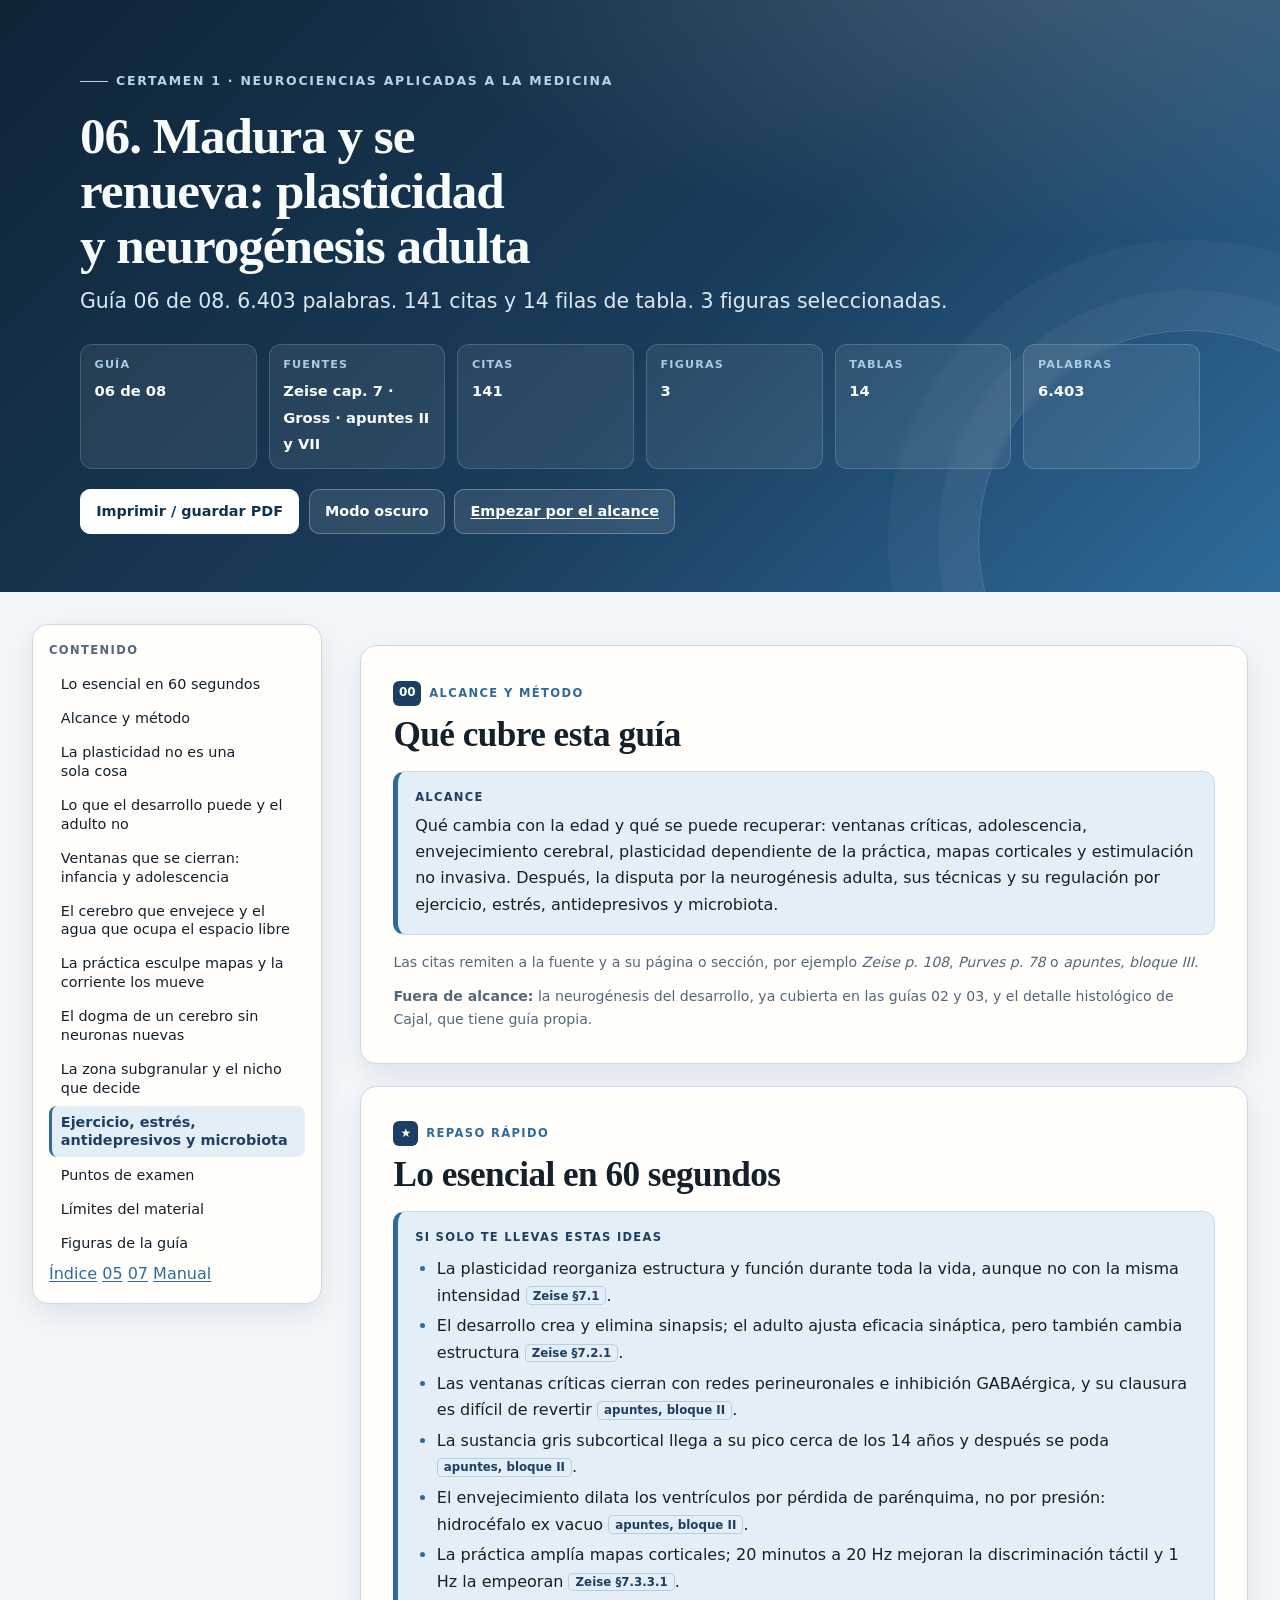
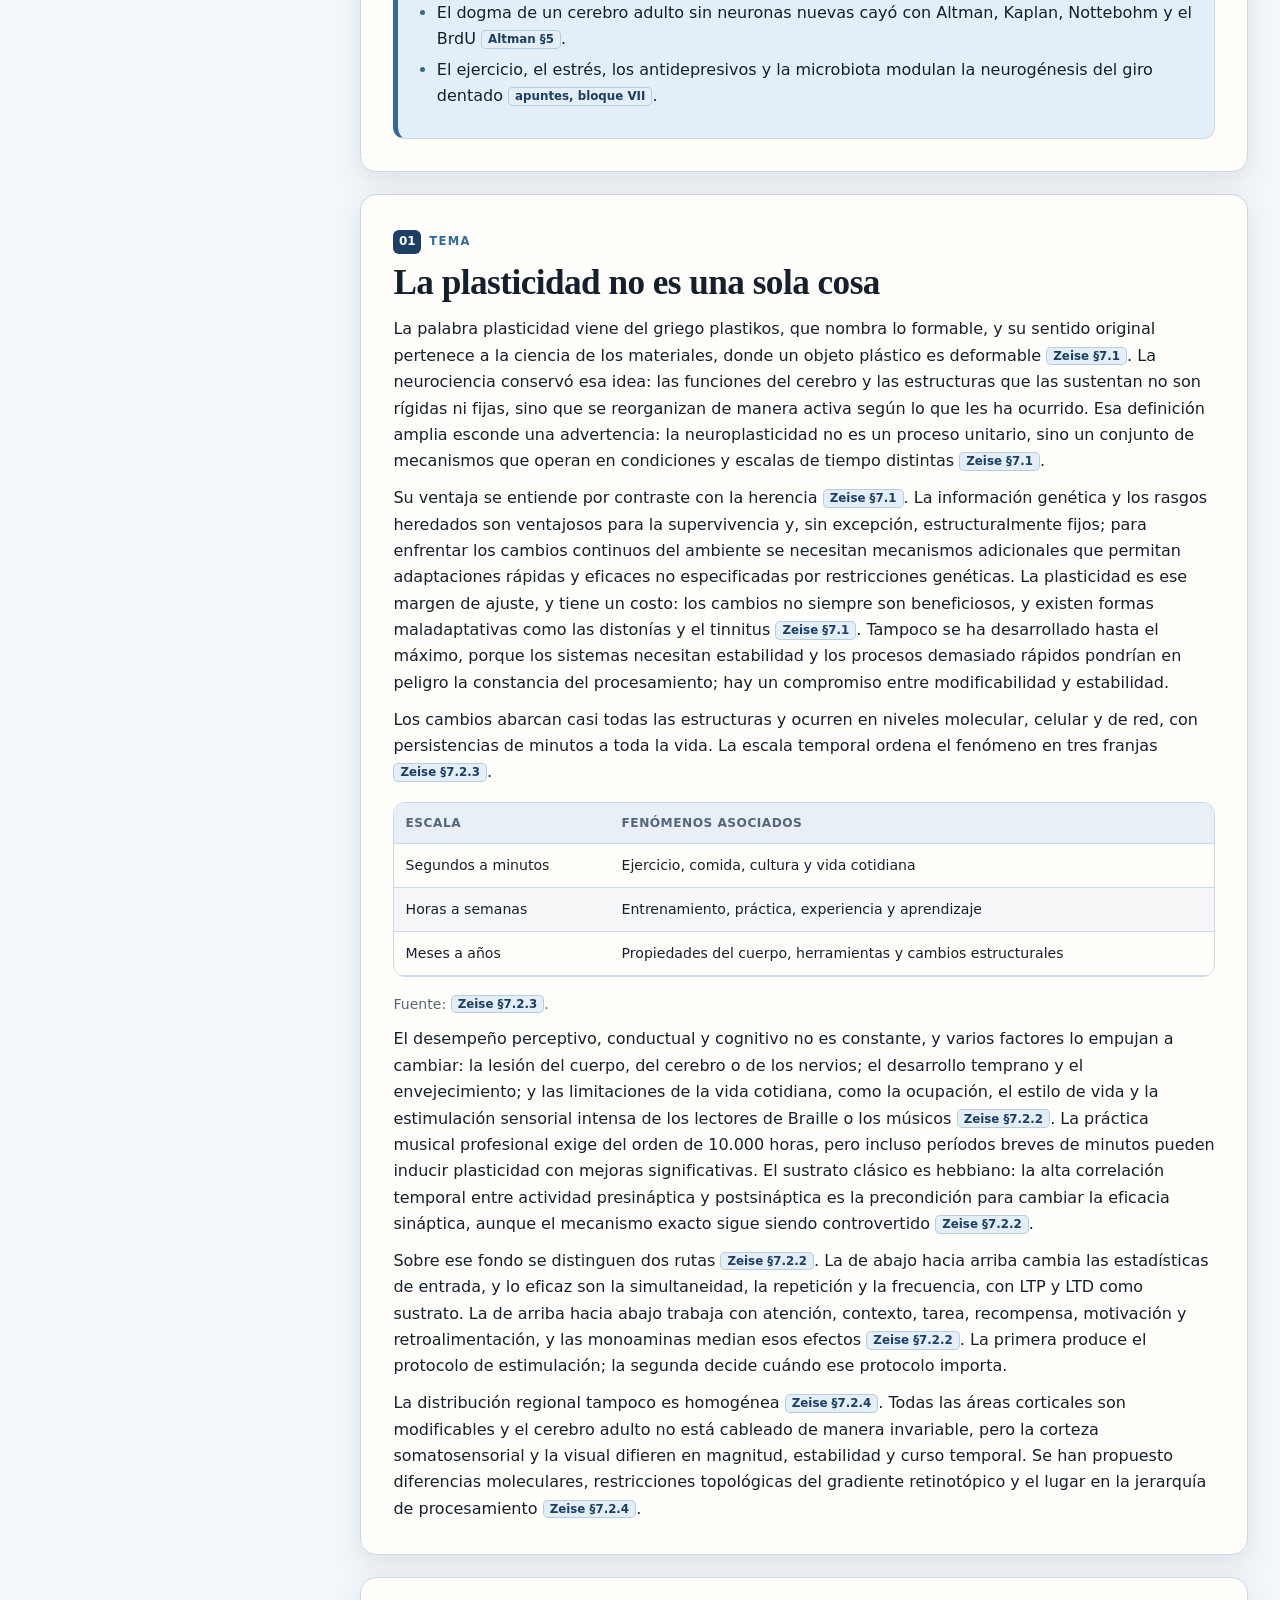
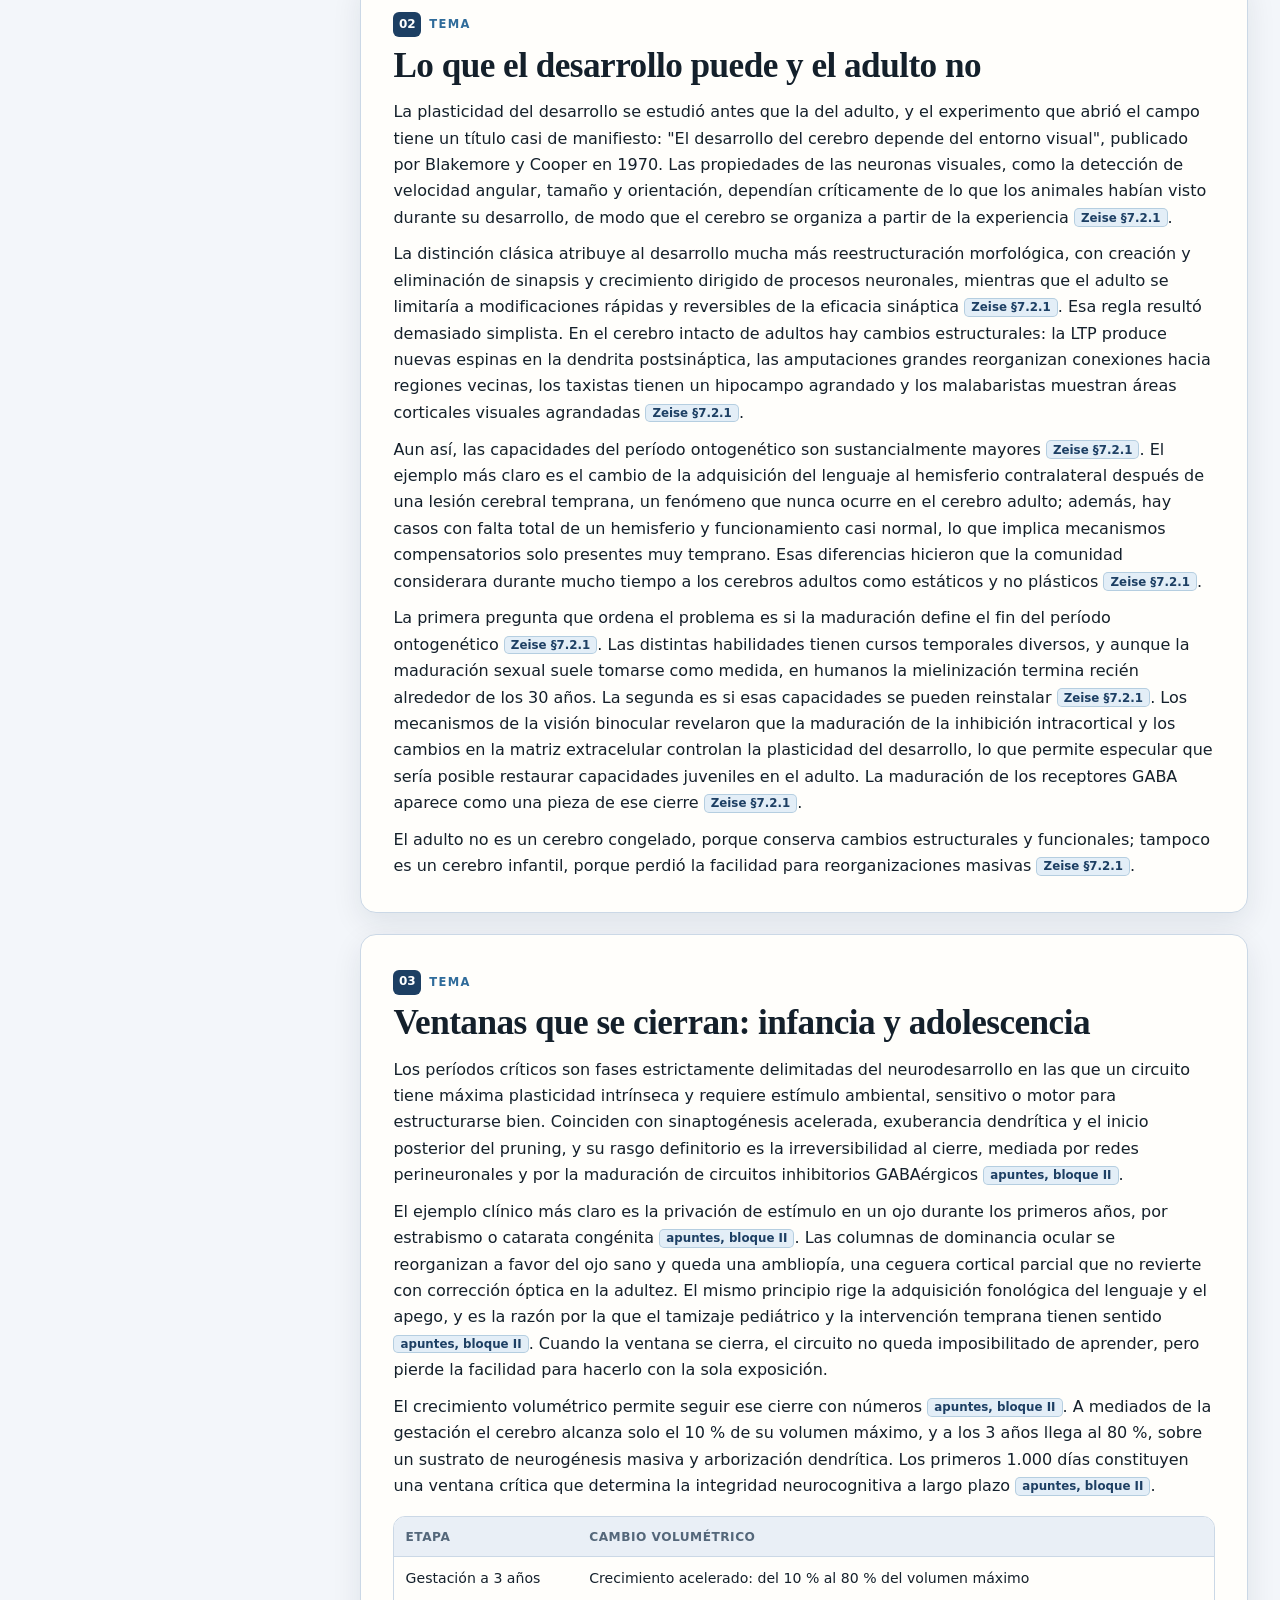
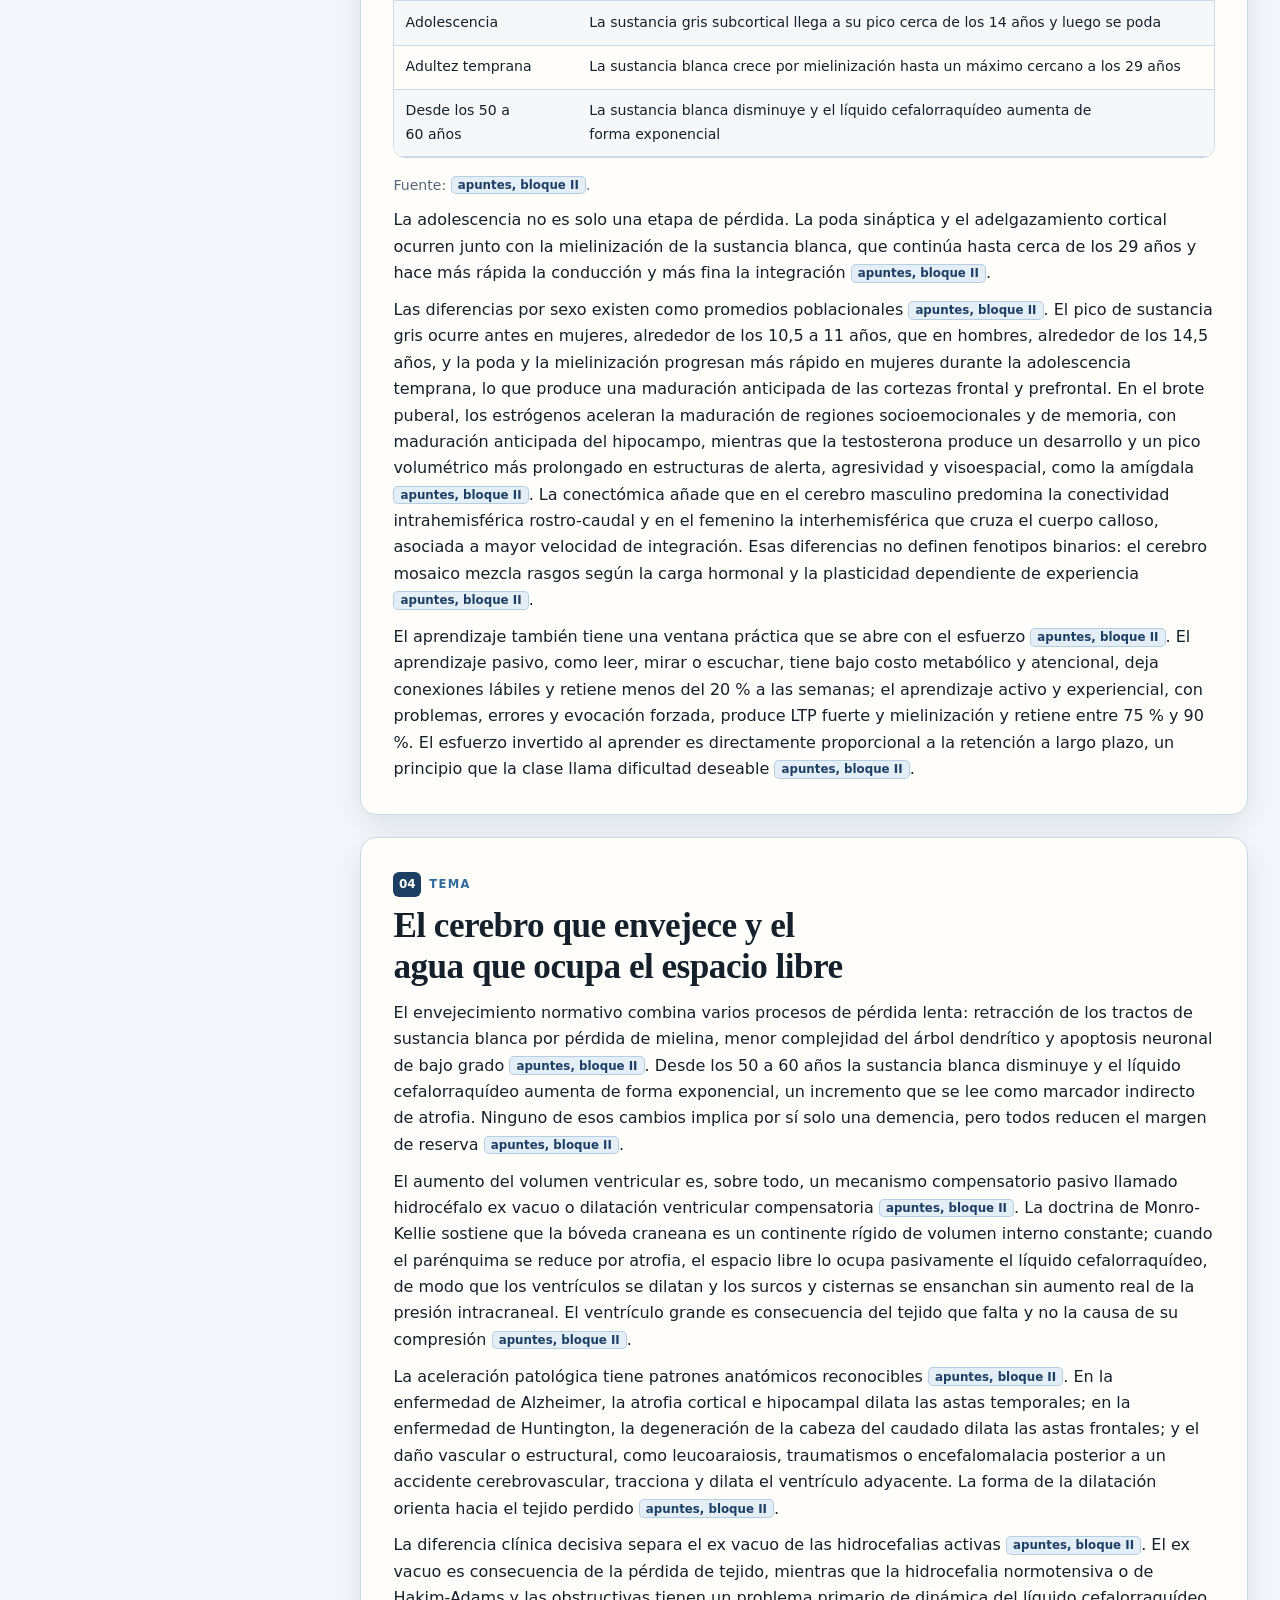
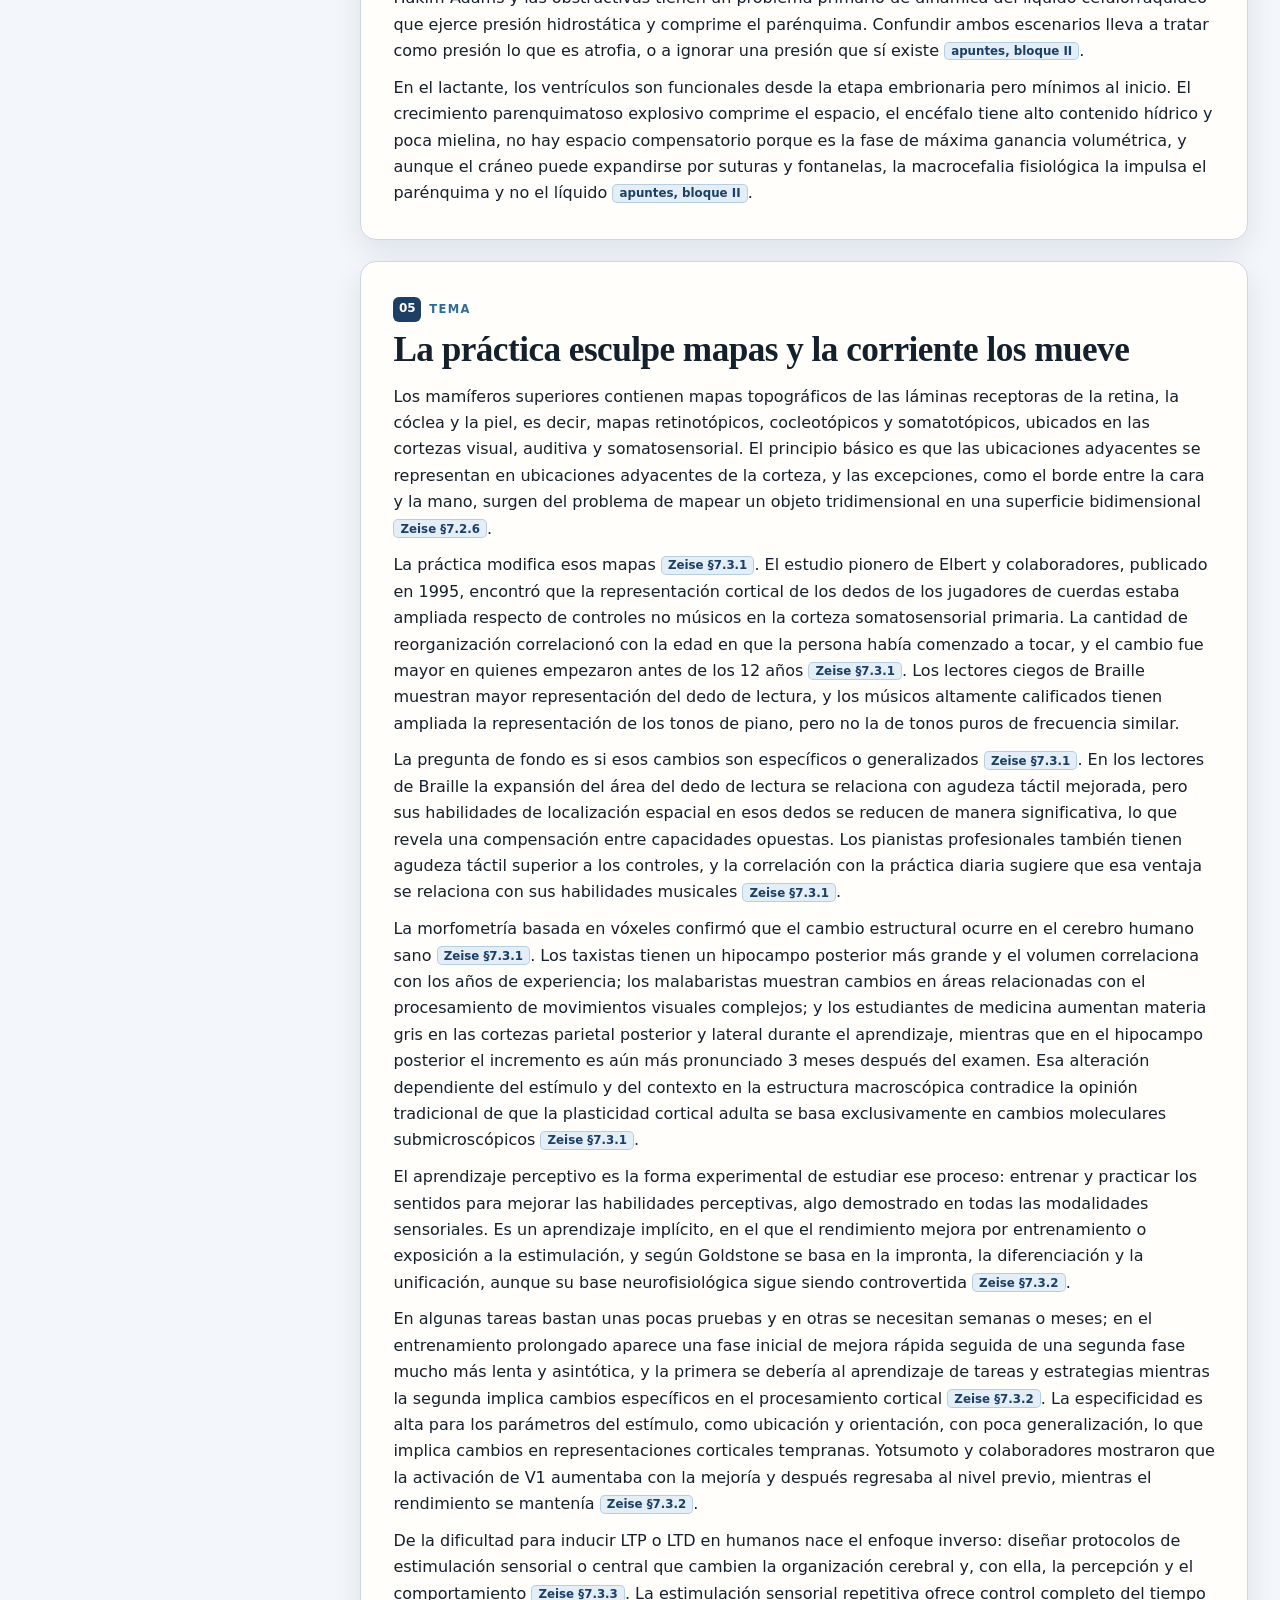
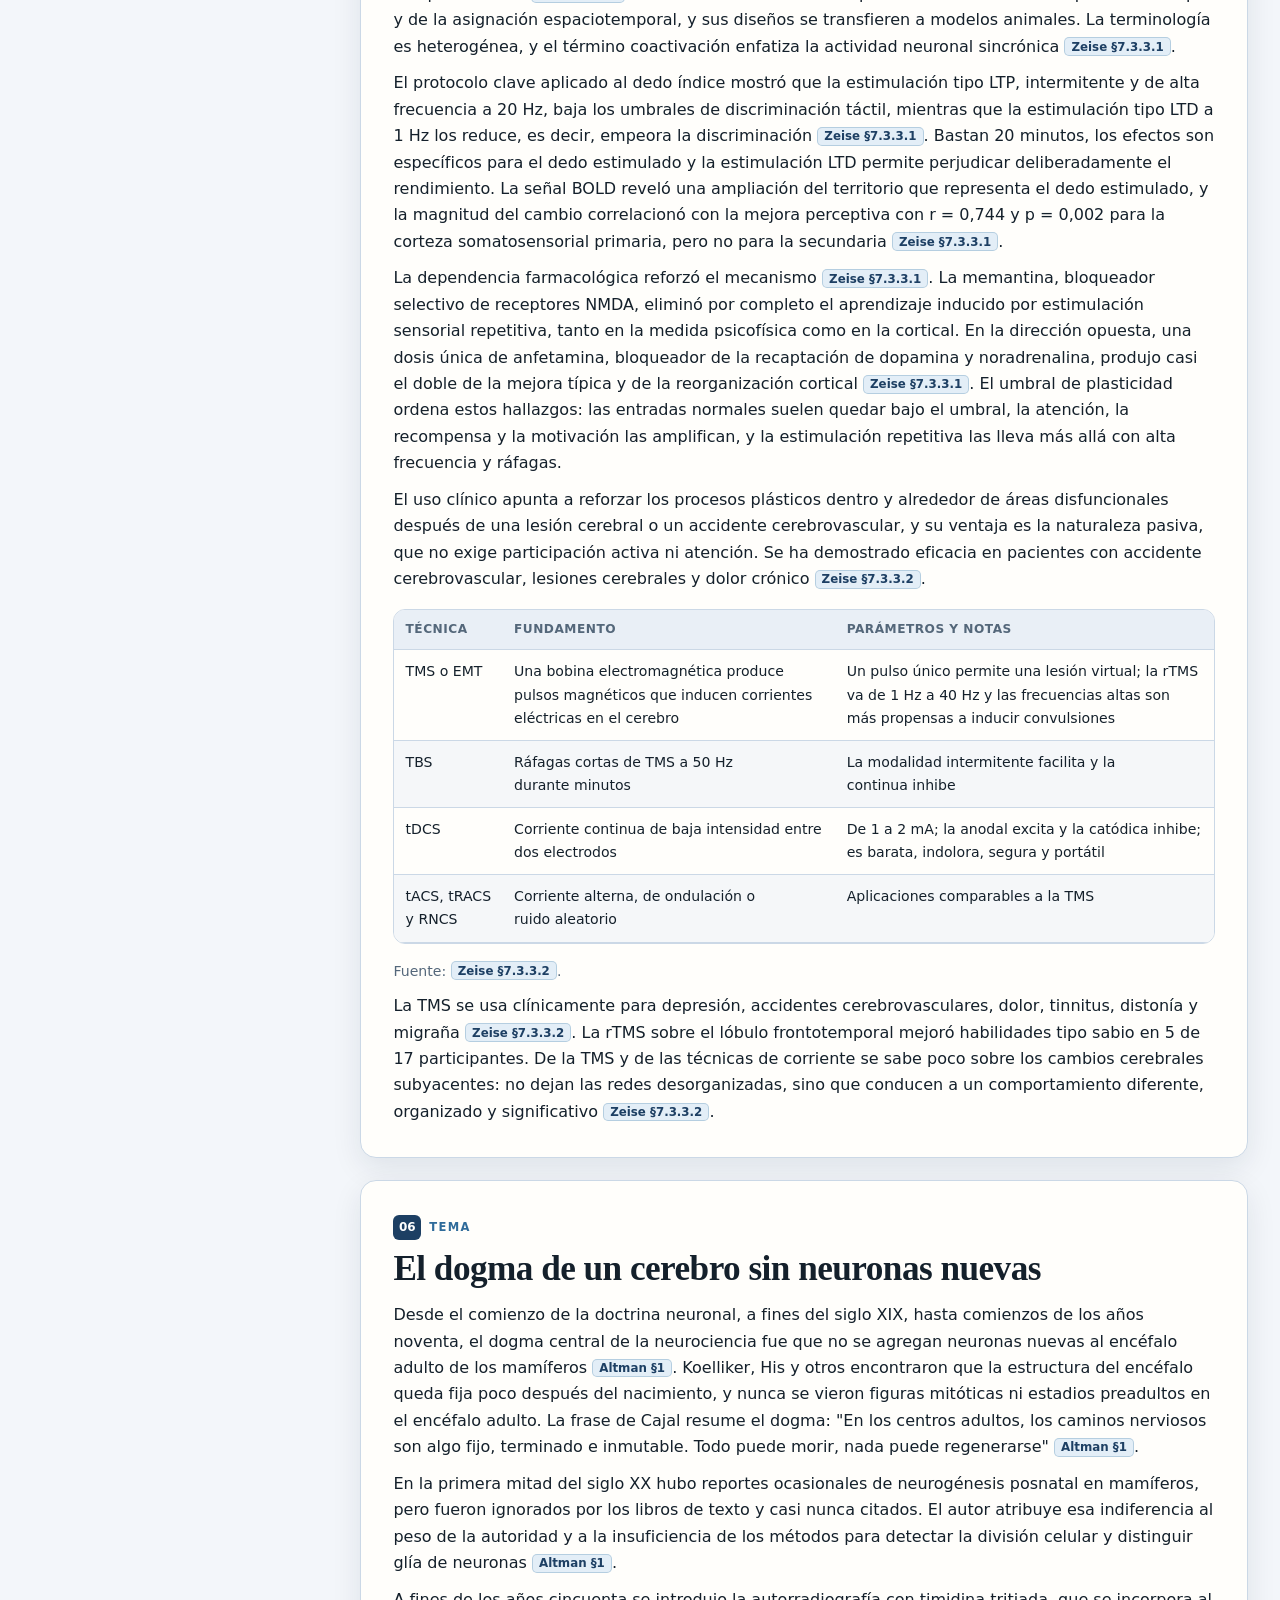
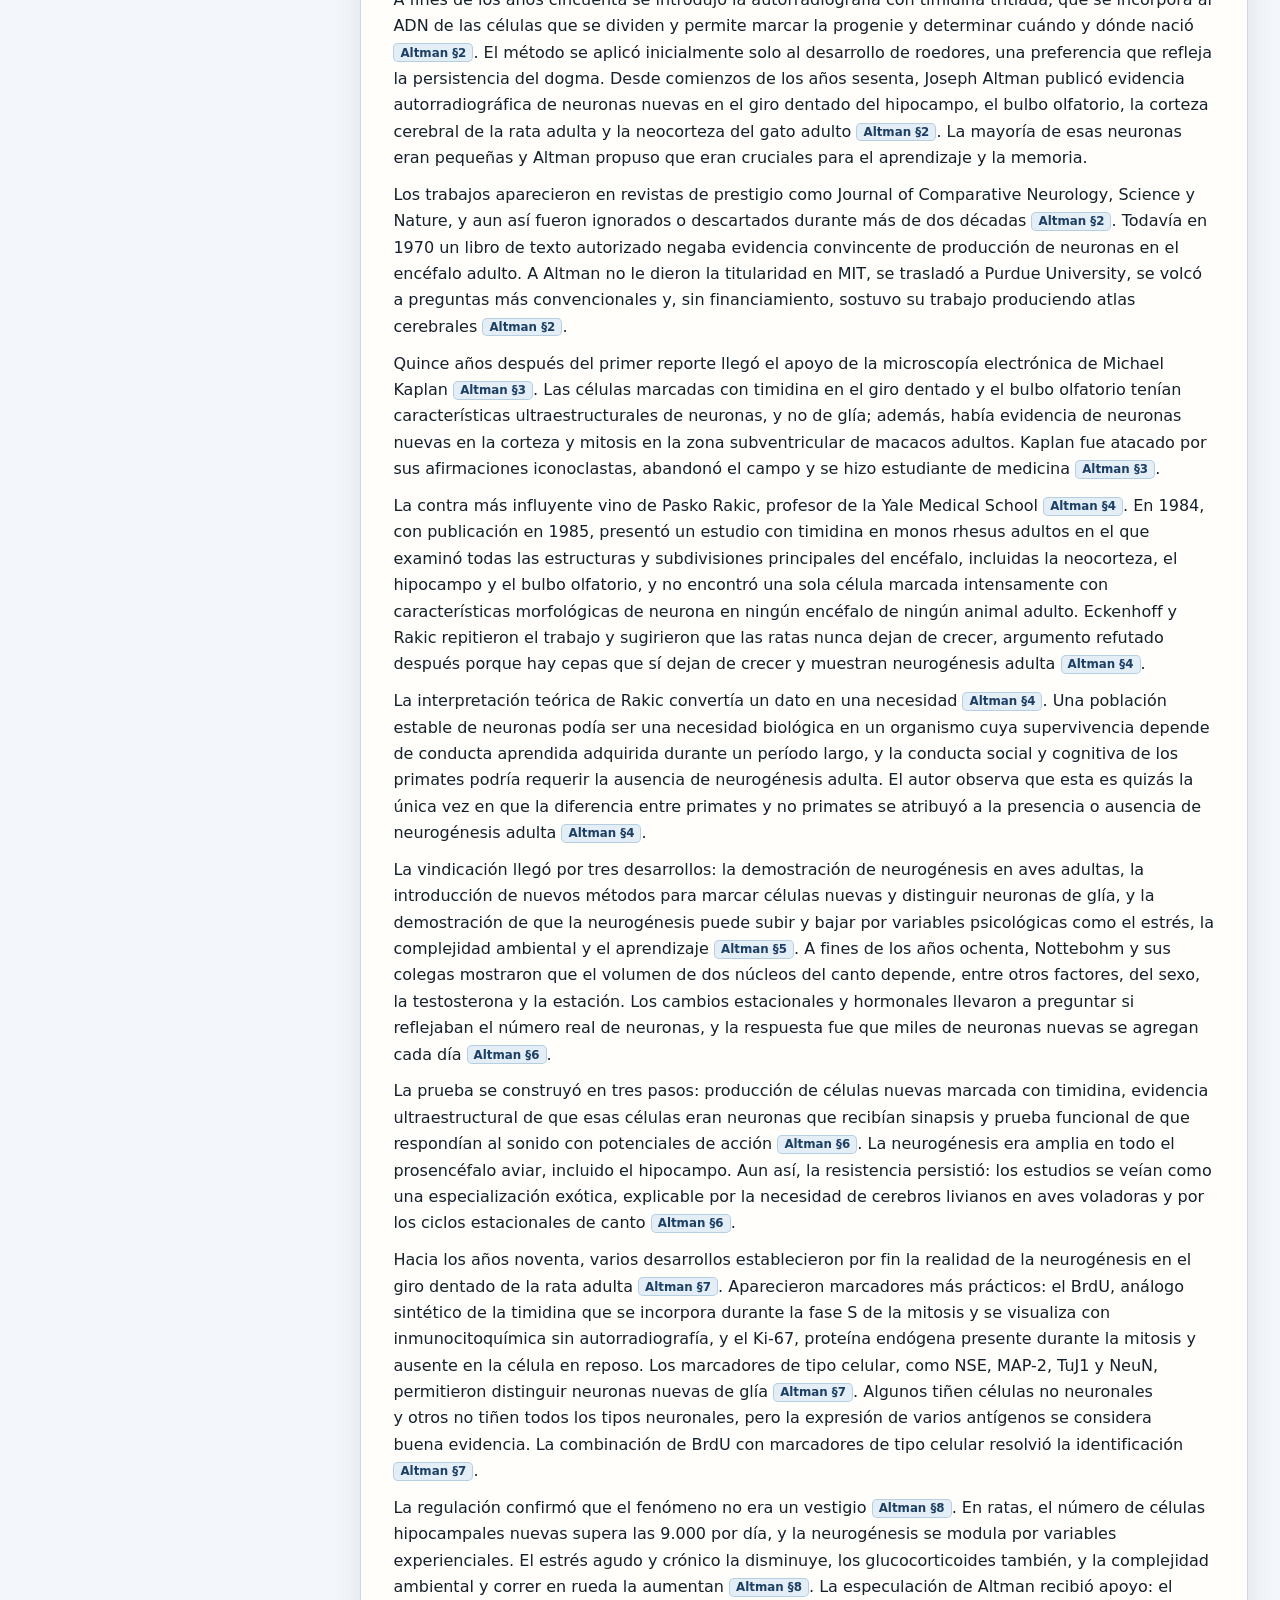
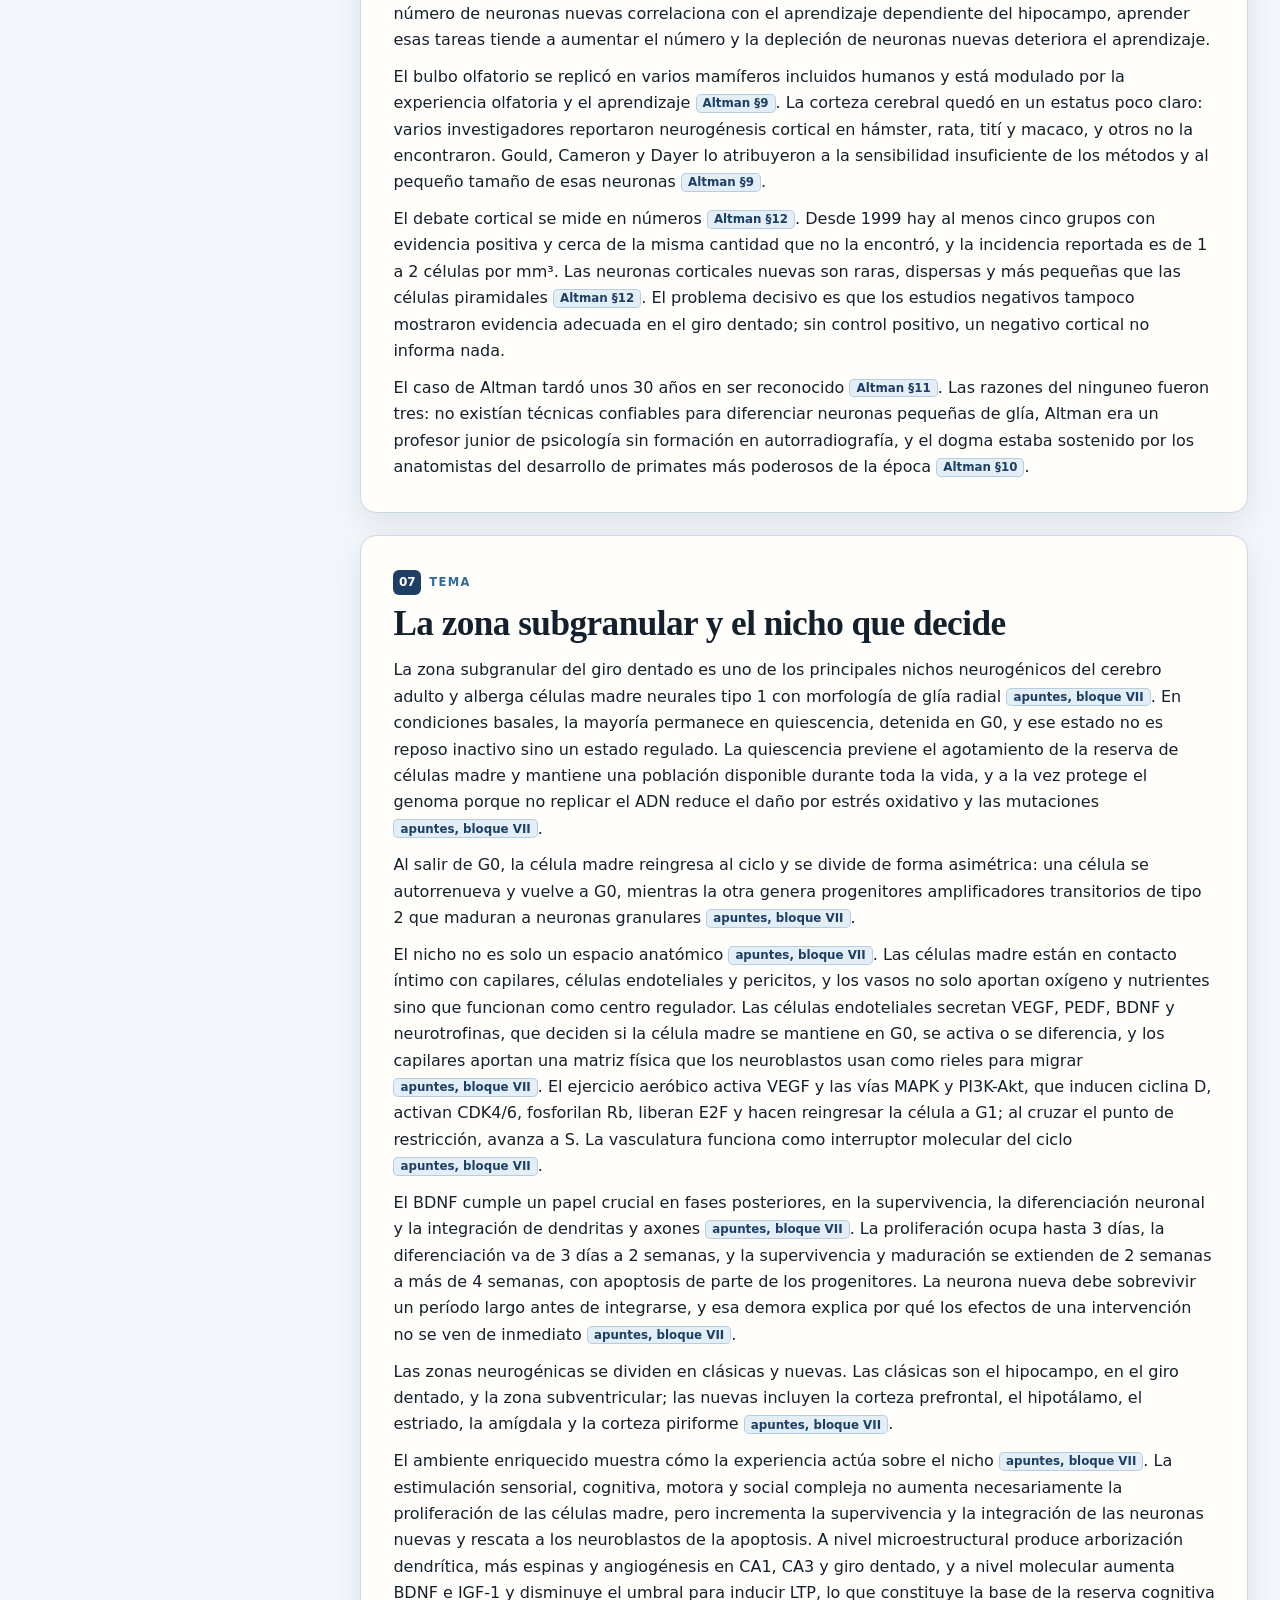
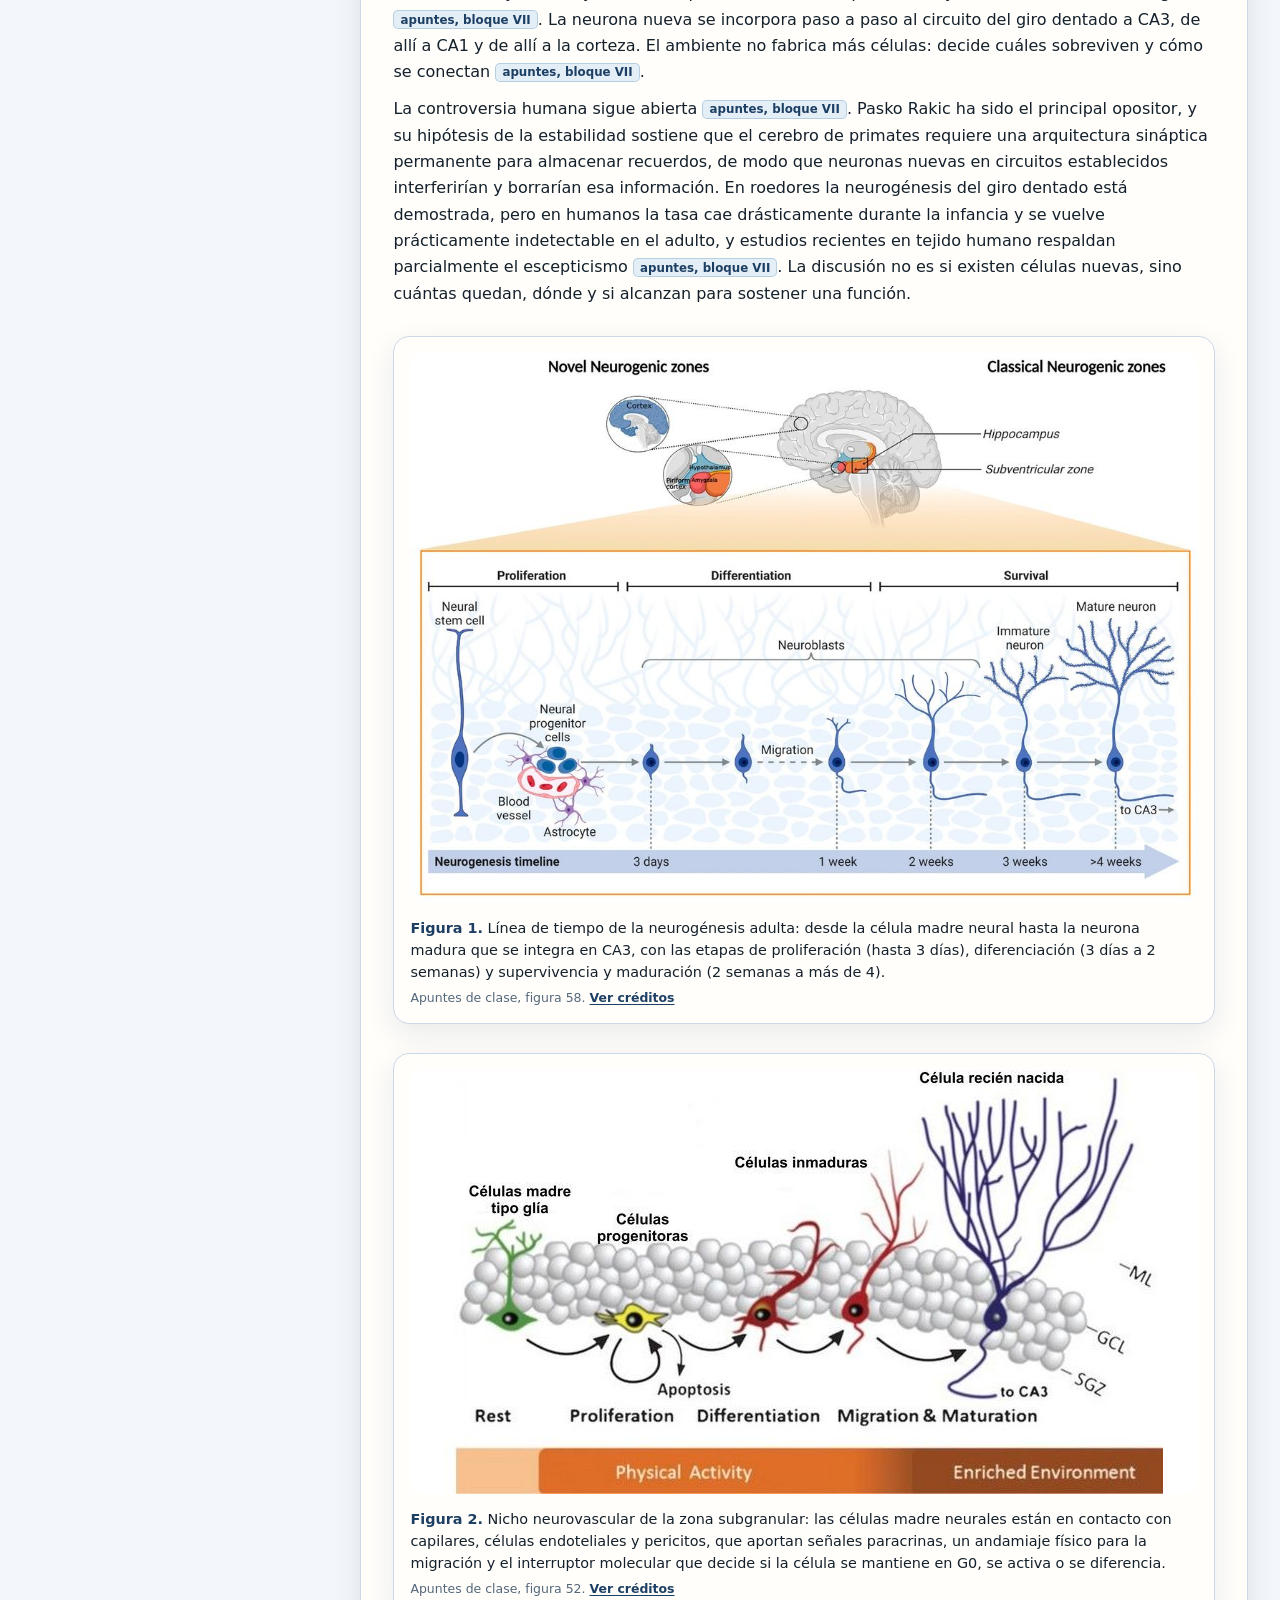
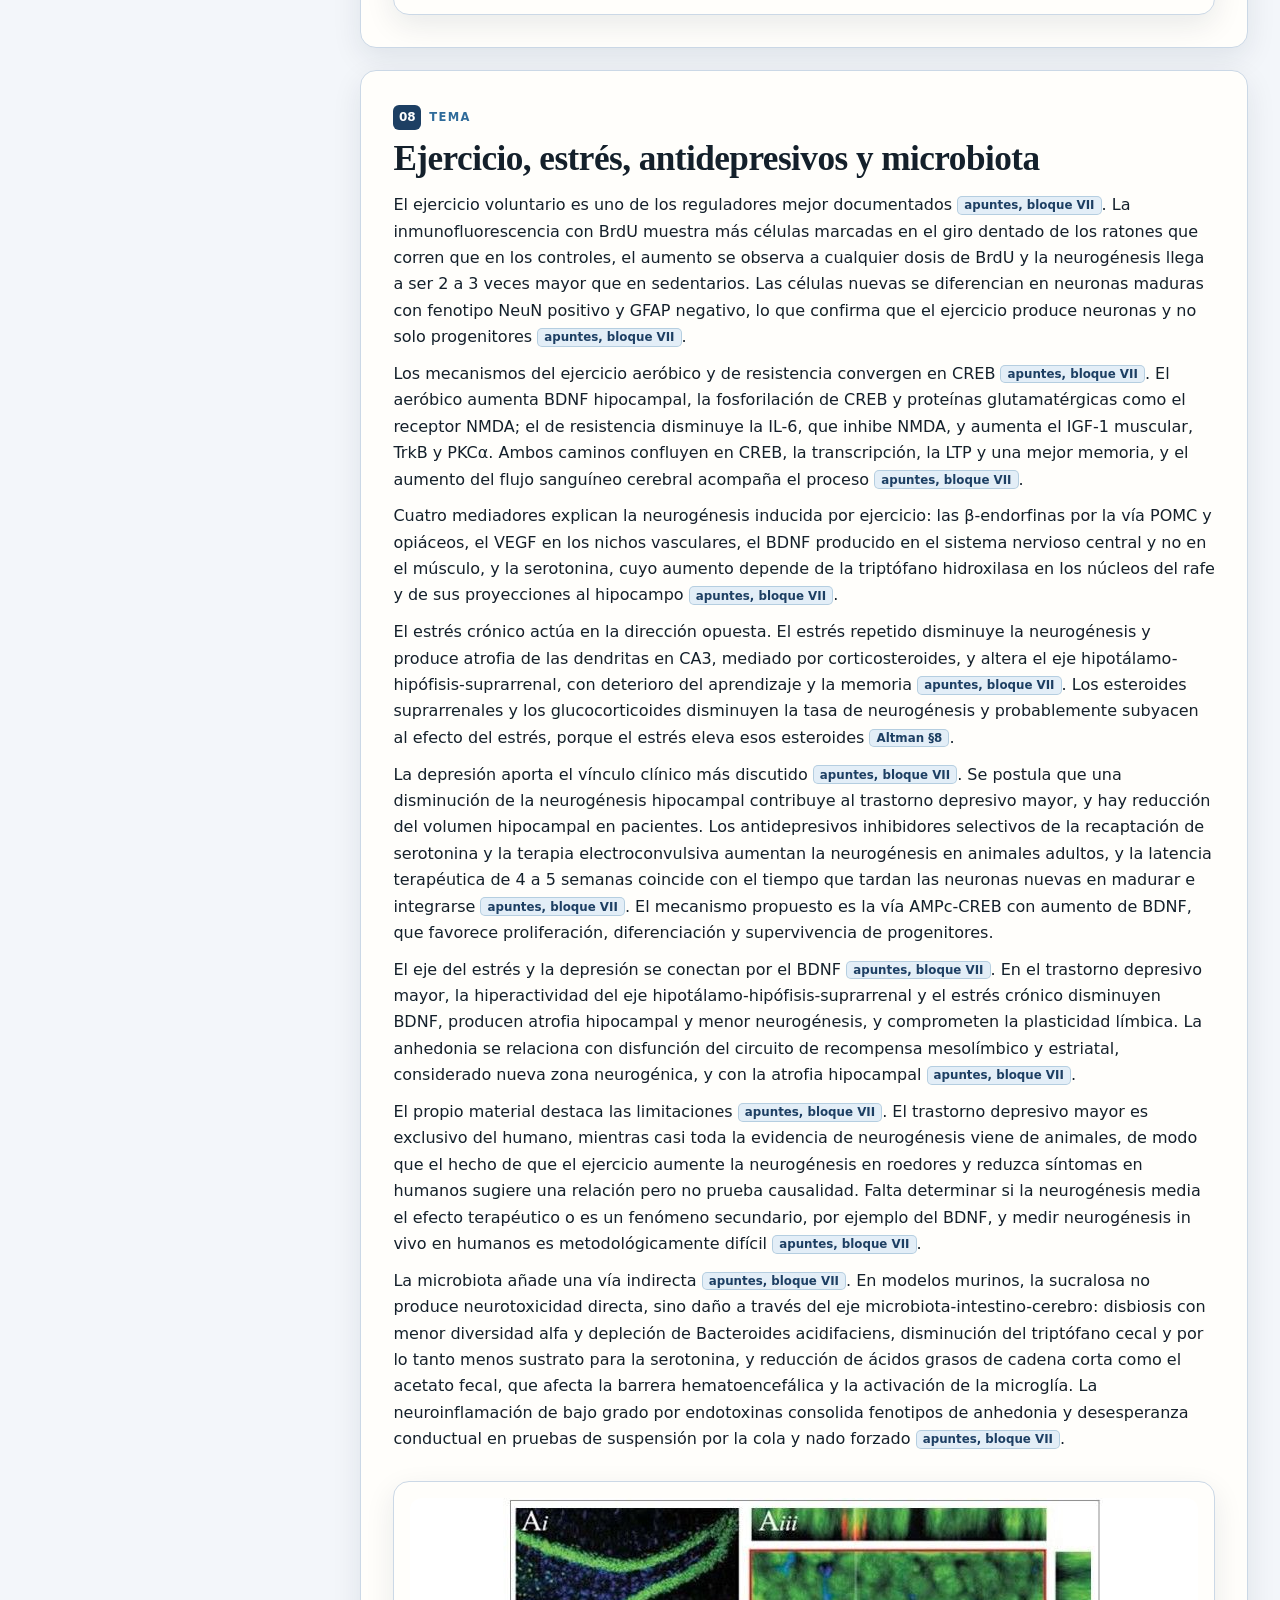
<file: 06_Madura_Se_Renueva.html>
<!doctype html>
<html lang="es-CL" data-theme="light">
<head>
<meta charset="utf-8">
<meta name="viewport" content="width=device-width, initial-scale=1">
<title>Madura y se renueva: plasticidad y neurogénesis adulta · Neurociencias UBB</title>
<meta name="description" content="Madura y se renueva: plasticidad y neurogénesis adulta. Guía de estudio del Certamen 1 de Neurociencias, con citas por fuente.">
<link rel="icon" href="data:image/svg+xml,%3Csvg xmlns='http://www.w3.org/2000/svg' viewBox='0 0 64 64'%3E%3Crect width='64' height='64' rx='14' fill='%231d3f63'/%3E%3Ctext x='32' y='44' font-family='Georgia,serif' font-size='28' fill='%23dbeafe' text-anchor='middle'%3ENe%3C/text%3E%3C/svg%3E">
<meta property="og:title" content="Madura y se renueva: plasticidad y neurogénesis adulta · Neurociencias UBB">
<meta property="og:description" content="Madura y se renueva: plasticidad y neurogénesis adulta. Guía de estudio del Certamen 1 de Neurociencias, con citas por fuente.">
<meta property="og:type" content="website">
<style>  :root{
    --bg:#f6f4ee;
    --surface:#fffdf8;
    --surface-2:#efeae0;
    --surface-3:#e6dfd1;
    --ink:#1d2a2e;
    --muted:#5d6b70;
    --line:#d8d1c3;
    --brand:#7f1d1d;
    --brand-2:#a33a3a;
    --brand-3:#f7e4e4;
    --accent:#b45309;
    --accent-2:#fef3c7;
    --rose:#9f1239;
    --rose-2:#ffe4e6;
    --blue:#1e3a8a;
    --blue-2:#dbeafe;
    --shadow:0 10px 30px rgba(20,40,40,.08);
    --radius:16px;
    --serif:Georgia,"Iowan Old Style","Palatino Linotype",Palatino,serif;
    --sans:ui-sans-serif,system-ui,-apple-system,"Segoe UI",Roboto,Arial,sans-serif;
  }
  [data-theme="dark"]{
    --bg:#0f1617;
    --surface:#162022;
    --surface-2:#1d2a2c;
    --surface-3:#263638;
    --ink:#e8eeec;
    --muted:#a7b6b2;
    --line:#2c3c3d;
    --brand:#5eead4;
    --brand-2:#2dd4bf;
    --brand-3:#123330;
    --accent:#fbbf24;
    --accent-2:#3a2a0a;
    --rose:#fb7185;
    --rose-2:#3b1119;
    --blue:#93c5fd;
    --blue-2:#12233f;
    --shadow:0 10px 30px rgba(0,0,0,.35);
  }
  *{box-sizing:border-box}
  html{scroll-behavior:smooth}
  body{
    margin:0;
    font-family:var(--sans);
    line-height:1.65;
    color:var(--ink);
    background:var(--bg);
    -webkit-font-smoothing:antialiased;
  }
  a{color:var(--brand-2);text-decoration-thickness:1px;text-underline-offset:2px}
  a:hover{color:var(--brand)}
  :focus-visible{outline:3px solid var(--accent);outline-offset:3px;border-radius:4px}
  .skip-link{
    position:absolute;left:-9999px;top:0;background:var(--surface);color:var(--ink);
    padding:.7rem 1rem;z-index:100;border:1px solid var(--line);border-radius:0 0 10px 0
  }
  .skip-link:focus{left:0}

  /* HERO */
  .hero{
    background:
      radial-gradient(1200px 500px at 85% -10%,rgba(255,255,255,.16),transparent 60%),
      linear-gradient(135deg,#0f2437 0%,#1a3d5c 55%,#2f6b9a 100%);
    color:#f7fbfa;
    padding:clamp(2rem,5vw,4.2rem) clamp(1.2rem,4vw,3rem) clamp(2.4rem,5vw,3.6rem);
    position:relative;
    overflow:hidden;
  }
  .hero::after{
    content:"";position:absolute;right:-120px;bottom:-160px;width:420px;height:420px;
    border:1px solid rgba(255,255,255,.18);border-radius:50%;
    box-shadow:0 0 0 40px rgba(255,255,255,.04),0 0 0 90px rgba(255,255,255,.03);
    pointer-events:none;
  }
  .hero-inner{max-width:1120px;margin:0 auto;position:relative;z-index:1}
  .eyebrow{
    display:inline-flex;align-items:center;gap:.5rem;
    font-size:.78rem;letter-spacing:.14em;text-transform:uppercase;
    color:#b9d3e8;font-weight:700;margin:0 0 1rem
  }
  .eyebrow::before{content:"";width:28px;height:1px;background:#b9d3e8;display:inline-block}
  .hero h1{
    font-family:var(--serif);
    font-size:clamp(1.9rem,4.2vw,3.2rem);
    line-height:1.08;
    margin:0 0 .7rem;
    letter-spacing:-.02em;
    max-width:26ch;
    text-wrap:balance;
  }
  .hero .lede{
    font-size:clamp(1.02rem,2vw,1.28rem);
    max-width:70ch;color:#d9e8f4;margin:.4rem 0 1.6rem
  }
  .hero .lede em{color:#fff}
  .meta-grid{
    display:grid;grid-template-columns:repeat(auto-fit,minmax(168px,1fr));
    gap:.75rem;margin:1.6rem 0 1.2rem;max-width:1120px
  }
  .meta-grid div{
    background:rgba(255,255,255,.08);
    border:1px solid rgba(255,255,255,.16);
    border-radius:12px;padding:.7rem .85rem;backdrop-filter:blur(3px)
  }
  .meta-grid span{
    display:block;font-size:.7rem;letter-spacing:.1em;text-transform:uppercase;
    color:#a9cbe4;font-weight:700;margin-bottom:.2rem
  }
  .meta-grid strong{font-size:.92rem;font-weight:600;color:#f7fbfa;line-height:1.35}
  .hero-actions{display:flex;flex-wrap:wrap;gap:.6rem;margin-top:1.1rem}
  .btn{
    appearance:none;border:1px solid rgba(255,255,255,.28);
    background:rgba(255,255,255,.10);color:#fff;
    padding:.62rem .95rem;border-radius:10px;font:inherit;font-size:.9rem;font-weight:650;
    cursor:pointer;transition:background .15s ease,transform .15s ease
  }
  .btn:hover{background:rgba(255,255,255,.2);transform:translateY(-1px)}
  .btn.primary{background:#fff;color:#10324c;border-color:#fff}
  .btn.primary:hover{background:#eaf4fb}

  /* LAYOUT */
  .shell{
    max-width:1420px;margin:0 auto;
    display:grid;grid-template-columns:290px minmax(0,1fr);
    gap:clamp(1rem,3vw,2.4rem);
    padding:2rem clamp(1rem,3vw,2rem) 4rem;
    align-items:start;
  }
  .sidebar{
    position:sticky;top:1rem;align-self:start;
    max-height:calc(100vh - 2rem);overflow:auto;
    background:var(--surface);border:1px solid var(--line);
    border-radius:var(--radius);padding:1rem;
    box-shadow:var(--shadow);
    scrollbar-width:thin;
  }
  .sidebar h2{
    font-family:var(--sans);font-size:.72rem;letter-spacing:.12em;text-transform:uppercase;
    color:var(--muted);margin:.2rem 0 .7rem
  }
  .toc{list-style:none;margin:0;padding:0;font-size:.9rem}
  .toc li{margin:.12rem 0}
  .toc a{
    display:block;padding:.42rem .55rem;border-radius:8px;color:var(--ink);
    text-decoration:none;border-left:3px solid transparent;line-height:1.3
  }
  .toc a:hover{background:var(--surface-2)}
  .toc a.active{background:var(--brand-3);border-left-color:var(--brand-2);font-weight:700;color:var(--brand)}
  .toc .figs{
    margin-top:.9rem;padding-top:.8rem;border-top:1px solid var(--line);
    display:flex;flex-wrap:wrap;gap:.35rem;align-items:center;font-size:.82rem;color:var(--muted)
  }
  .toc .figs a{
    display:inline-flex;align-items:center;justify-content:center;
    min-width:1.7rem;height:1.7rem;border:1px solid var(--line);border-radius:7px;
    padding:0 .45rem;background:var(--surface-2);font-weight:700;color:var(--brand)
  }
  main{min-width:0}
  .card{
    background:var(--surface);border:1px solid var(--line);border-radius:var(--radius);
    padding:clamp(1.1rem,2.6vw,2rem);box-shadow:var(--shadow);margin:1.35rem 0;
    scroll-margin-top:1rem;
  }
  .card > :first-child{margin-top:0}
  .card > :last-child{margin-bottom:0}
  .section-kicker{
    display:inline-flex;align-items:center;gap:.5rem;
    font-size:.72rem;letter-spacing:.12em;text-transform:uppercase;
    color:var(--brand-2);font-weight:800;margin-bottom:.45rem
  }
  .section-kicker .n{
    display:inline-flex;align-items:center;justify-content:center;
    min-width:1.55rem;height:1.55rem;padding:0 .35rem;border-radius:6px;
    background:var(--brand);color:#fff;font-size:.75rem;letter-spacing:0
  }
  h2{
    font-family:var(--serif);font-size:clamp(1.55rem,3.2vw,2.2rem);
    line-height:1.15;margin:.1rem 0 .8rem;letter-spacing:-.015em;text-wrap:balance
  }
  h3{font-family:var(--serif);font-size:clamp(1.18rem,2.2vw,1.45rem);line-height:1.25;margin:1.6rem 0 .55rem}
  h4{font-size:1rem;margin:1.2rem 0 .4rem;letter-spacing:.01em}
  p{margin:.65rem 0}
  ul,ol{margin:.55rem 0 .8rem;padding-left:1.35rem}
  li{margin:.28rem 0}
  li::marker{color:var(--brand-2)}
  strong{font-weight:750}
  em{font-style:italic}
  .cite{
    display:inline-block;font-size:.74rem;font-weight:700;line-height:1.2;
    color:var(--brand);background:var(--brand-3);
    border:1px solid color-mix(in srgb,var(--brand-2) 25%,transparent);
    padding:.08rem .38rem;border-radius:5px;white-space:nowrap;vertical-align:.08em
  }
  .small{font-size:.88rem;color:var(--muted)}
  .th-abbr{display:none}
  .muted{color:var(--muted)}

  /* CALLOUTS */
  .keybox,.databox,.warnbox,.quotebox{
    border-radius:12px;padding:1rem 1.05rem;margin:1rem 0;border:1px solid var(--line)
  }
  .keybox{background:var(--brand-3);border-left:5px solid var(--brand-2)}
  .databox{background:var(--accent-2);border-left:5px solid var(--accent)}
  .warnbox{background:var(--rose-2);border-left:5px solid var(--rose)}
  .quotebox{background:var(--surface-2);border-left:5px solid var(--blue);font-family:var(--serif);font-size:1.05rem}
  .box-title{
    display:block;font-family:var(--sans);font-size:.72rem;letter-spacing:.11em;
    text-transform:uppercase;font-weight:800;margin-bottom:.35rem
  }
  .keybox .box-title{color:var(--brand)}
  .databox .box-title{color:var(--accent)}
  .warnbox .box-title{color:var(--rose)}
  .quotebox .box-title{color:var(--blue)}

  /* GRIDS */
  .grid-2{display:grid;grid-template-columns:repeat(auto-fit,minmax(260px,1fr));gap:1rem;margin:1rem 0}
  .grid-3{display:grid;grid-template-columns:repeat(auto-fit,minmax(185px,1fr));gap:.85rem;margin:1rem 0}
  .stat{
    background:var(--surface-2);border:1px solid var(--line);border-radius:12px;
    padding:.9rem 1rem
  }
  .stat b{display:block;font-family:var(--serif);font-size:1.65rem;line-height:1.1;color:var(--brand)}
  .stat span{display:block;font-size:.82rem;color:var(--muted);margin-top:.25rem}
  .mini-card{
    background:var(--surface-2);border:1px solid var(--line);border-radius:12px;padding:.9rem 1rem
  }
  .mini-card h4{margin:.05rem 0 .35rem;font-size:.98rem}
  .mini-card p,.mini-card ul{font-size:.9rem;margin:.35rem 0}
  .tag{
    display:inline-block;font-size:.72rem;font-weight:800;letter-spacing:.04em;
    padding:.15rem .5rem;border-radius:999px;background:var(--brand-3);color:var(--brand);
    border:1px solid color-mix(in srgb,var(--brand-2) 25%,transparent)
  }
  .tag.amber{background:var(--accent-2);color:var(--accent);border-color:color-mix(in srgb,var(--accent) 25%,transparent)}
  .tag.rose{background:var(--rose-2);color:var(--rose);border-color:color-mix(in srgb,var(--rose) 25%,transparent)}

  /* TABLES */
  .table-wrap{
    overflow-x:auto;border:1px solid var(--line);border-radius:12px;margin:1rem 0;
    background:var(--surface);-webkit-overflow-scrolling:touch
  }
  table{width:100%;border-collapse:collapse;font-size:.88rem;min-width:720px}
  caption{
    caption-side:top;text-align:left;padding:.8rem .9rem .2rem;
    font-size:.82rem;color:var(--muted);font-weight:600
  }
  th,td{padding:.62rem .7rem;border-bottom:1px solid var(--line);vertical-align:top;text-align:left}
  th{
    background:var(--surface-2);font-size:.76rem;letter-spacing:.04em;text-transform:uppercase;
    color:var(--muted);font-weight:800;position:sticky;top:0;z-index:1
  }
  tbody tr:nth-child(even) td{background:color-mix(in srgb,var(--surface-2) 45%,var(--surface))}
  tbody tr:hover td{background:var(--brand-3)}
  td.nw{white-space:nowrap}
  .t1{min-width:1180px;font-size:.8rem}
  .t1 th,.t1 td{padding:.5rem .55rem}
  .t1 td:first-child{font-weight:650}

  /* FIGURES */
  figure.diagram{
    margin:1.25rem 0;background:#fbfaf6;border:1px solid #d8d1c3;border-radius:14px;
    padding:1rem;color:#1d2a2e;box-shadow:0 4px 16px rgba(20,40,40,.05)
  }
  figure.diagram svg{display:block;width:100%;height:auto}
  figure.diagram figcaption{font-size:.86rem;color:#5d6b70;margin:.75rem .15rem 0;line-height:1.5}
  figure.diagram figcaption b{color:#1d2a2e}
  .fig-label{
    display:inline-block;font-size:.72rem;letter-spacing:.1em;text-transform:uppercase;
    font-weight:800;color:#1d3f63;background:#e3eef7;border:1px solid #a9cbe4;
    padding:.15rem .5rem;border-radius:999px;margin-bottom:.6rem
  }

  /* DETAILS Q&A */
  details.qa{
    border:1px solid var(--line);border-radius:12px;background:var(--surface-2);
    padding:.2rem .9rem;margin:.55rem 0
  }
  details.qa summary{
    cursor:pointer;font-weight:700;padding:.65rem 0;list-style:none;
    display:flex;gap:.55rem;align-items:flex-start
  }
  details.qa summary::-webkit-details-marker{display:none}
  details.qa summary::before{
    content:"+";flex:0 0 auto;display:inline-flex;align-items:center;justify-content:center;
    width:1.35rem;height:1.35rem;border-radius:6px;background:var(--brand);color:#fff;
    font-weight:800;font-size:.95rem;line-height:1;margin-top:.1rem
  }
  details.qa[open] summary::before{content:"−"}
  details.qa .answer{padding:.1rem 0 .9rem 1.95rem;font-size:.94rem}
  details.qa .answer p:first-child{margin-top:0}
  .qa-tools{display:flex;gap:.5rem;flex-wrap:wrap;margin:.7rem 0 1rem}
  .qa-tools button{
    font:inherit;font-size:.82rem;font-weight:700;cursor:pointer;
    background:var(--surface);color:var(--ink);border:1px solid var(--line);
    padding:.4rem .65rem;border-radius:8px
  }
  .qa-tools button:hover{background:var(--brand-3);border-color:var(--brand-2)}

  /* CHECKLIST */
  .checklist{list-style:none;padding-left:0}
  .checklist li{padding-left:1.7rem;position:relative;margin:.45rem 0}
  .checklist li::before{
    content:"✓";position:absolute;left:0;top:.05rem;color:var(--brand-2);font-weight:900
  }

  /* FOOTER */
  footer{
    border-top:1px solid var(--line);background:var(--surface);
    padding:2rem clamp(1rem,4vw,3rem);color:var(--muted);font-size:.86rem
  }
  footer .foot-inner{max-width:1120px;margin:0 auto;display:flex;gap:1rem;flex-wrap:wrap;justify-content:space-between}
  footer strong{color:var(--ink)}

  @media (max-width:980px){
    .shell{grid-template-columns:1fr;padding-top:1.2rem}
    .sidebar{position:static;max-height:none;order:-1}
    .toc{display:grid;grid-template-columns:repeat(auto-fit,minmax(220px,1fr));gap:.1rem}
  }
  @media (max-width:560px){
    .hero h1{max-width:none}
    .meta-grid{grid-template-columns:1fr}
    .card{padding:1rem}
    table{font-size:.82rem}
  }
  @media print{
    :root{--bg:#fff;--surface:#fff;--surface-2:#f3f3f3;--surface-3:#eee;--ink:#111;--muted:#444;--line:#bbb;--shadow:none}
    @page{margin:12mm}
    body{background:#fff;font-size:10.5pt}
    .table-wrap{overflow:visible!important;border:none!important}
    table{min-width:0!important;width:100%!important;font-size:6.4pt!important;table-layout:fixed}
    .t1{min-width:0!important;font-size:6.4pt!important}
    .t1 th:nth-child(1){width:13%}
    .t1 th:nth-child(2){width:6%}
    .t1 th:nth-child(3){width:11%}
    .t1 th:nth-child(4){width:11%}
    .t1 th:nth-child(5){width:7%}
    .t1 th:nth-child(6){width:6%}
    .t1 th:nth-child(7){width:17%}
    .t1 th:nth-child(8){width:18%}
    .t1 th:nth-child(9){width:7%}
    th,td{padding:.2rem .2rem!important;word-break:normal;overflow-wrap:anywhere;hyphens:auto}
    th{position:static!important;word-break:normal!important;overflow-wrap:normal!important;hyphens:none!important}
    thead{display:table-header-group}
    .hero{background:#fff;color:#111;padding:0 0 1rem;border-bottom:2px solid #111}
    .hero .lede,.meta-grid span{color:#333}
    .meta-grid div{background:#f4f4f4;border-color:#ccc}
    .meta-grid strong{color:#111}
    .hero-actions,.sidebar,.skip-link,.qa-tools{display:none!important}
    .shell{display:block;max-width:none;padding:0}
    .card{box-shadow:none;border:1px solid #ccc;break-inside:avoid;page-break-inside:avoid}
    h2,h3{break-after:avoid}
    figure.diagram,.table-wrap,details.qa{break-inside:avoid;page-break-inside:avoid}
    .th-full{display:none}
    .th-abbr{display:inline}
    a{color:#111;text-decoration:none}
  }
  p,li,td,figcaption{text-wrap:pretty}
  blockquote{
    margin:1.1rem 0;padding:.9rem 1.1rem;background:var(--surface-2);
    border-left:4px solid var(--brand-2);border-radius:0 12px 12px 0;color:var(--ink)
  }
  blockquote p{margin:.4rem 0}
  .guide-grid{display:grid;grid-template-columns:repeat(auto-fit,minmax(280px,1fr));gap:1rem;margin:1.2rem 0}
  .guide-grid a{display:block;text-decoration:none;color:inherit;background:var(--surface);
    border:1px solid var(--line);border-radius:var(--radius);padding:1rem 1.1rem;box-shadow:var(--shadow);
    transition:transform .15s ease,border-color .15s ease}
  .guide-grid a:hover{transform:translateY(-2px);border-color:var(--brand-2)}
  .guide-grid a:focus-visible{outline:3px solid var(--accent);outline-offset:3px}
  .guide-grid .gn{font-family:var(--serif);font-size:1.6rem;color:var(--brand-2);line-height:1}
  .guide-grid h3{margin:.3rem 0 .4rem;font-size:1.05rem;font-family:var(--sans);font-weight:700;color:var(--ink)}
  .guide-grid p{margin:0;font-size:.9rem;color:var(--muted)}
  .badges{display:flex;flex-wrap:wrap;gap:.4rem;margin-top:.7rem}
  .badges span{font-size:.72rem;font-weight:700;letter-spacing:.03em;background:var(--brand-3);
    color:var(--brand);border-radius:999px;padding:.18rem .55rem}
  caption{caption-side:top;text-align:left;font-size:.82rem;font-weight:700;color:var(--muted);padding:.2rem .2rem .5rem}

/* ===== Neurociencias: azul profundo y ámbar sobre el sistema visual de Semio C3 ===== */
:root{
  --bg:#f3f6fa;
  --surface:#fffefb;
  --surface-2:#e9eff6;
  --surface-3:#dae4ef;
  --ink:#14202b;
  --muted:#54677a;
  --line:#cbd8e6;
  --brand:#1d3f63;
  --brand-2:#2f6b9a;
  --brand-3:#e3eef7;
  --accent:#b45309;
  --accent-2:#fef3c7;
  --rose:#9f1239;
  --rose-2:#ffe4e6;
  --blue:#1e3a8a;
  --blue-2:#dbeafe;
  --shadow:0 10px 30px rgba(16,36,56,.09);
}
[data-theme="dark"]{
  --bg:#0e141a;
  --surface:#151e26;
  --surface-2:#1c2833;
  --surface-3:#26333f;
  --ink:#e9f1f7;
  --muted:#a4b6c6;
  --line:#2b3a47;
  --brand:#7dd3fc;
  --brand-2:#38bdf8;
  --brand-3:#0d2a3c;
  --accent:#fbbf24;
  --accent-2:#3a2a0a;
  --rose:#fb7185;
  --rose-2:#3b1119;
  --blue:#93c5fd;
  --blue-2:#12233f;
  --shadow:0 10px 30px rgba(0,0,0,.42);
}
.site-footer{
  max-width:1280px;margin:0 auto;padding:2rem 1.2rem 3rem;
  color:var(--muted);font-size:.82rem;line-height:1.6;
  border-top:1px solid var(--line);
}
.site-footer p{margin:.25rem 0}
.table-source{margin-top:.4rem}
.exam-list li{margin:.5rem 0}
.cert-grid{display:grid;grid-template-columns:repeat(auto-fit,minmax(320px,1fr));gap:1.2rem;margin:1.4rem 0}
.cert-card{display:block;background:var(--surface);border:1px solid var(--line);border-radius:var(--radius);padding:1.5rem;text-decoration:none;color:inherit;box-shadow:var(--shadow);transition:transform .15s ease,border-color .15s ease}
.cert-card:hover{transform:translateY(-2px);border-color:var(--brand-2)}
.cert-card h3{margin:.2rem 0 .6rem;font-size:1.45rem}
.cert-card p{color:var(--muted);margin:.4rem 0 1rem}
.cert-card .big{font-family:var(--serif);font-size:2.6rem;color:var(--brand);line-height:1}

/* ===== Figuras de Robbins ===== */
.fig{
  margin:1.8rem 0;padding:1rem;background:var(--surface);
  border:1px solid var(--line);border-radius:var(--radius);box-shadow:var(--shadow);
}
.fig-open{
  display:block;background:#fff;border-radius:calc(var(--radius) - 4px);
  overflow:hidden;cursor:zoom-in;line-height:0;text-align:center;
}
.fig-open img{display:block;width:auto;max-width:100%;height:auto;margin:0 auto}
.fig figcaption{margin-top:.85rem;font-size:.9rem;line-height:1.55;color:var(--ink)}
.fig figcaption strong{color:var(--brand)}
.fig-source{display:block;margin-top:.35rem;font-size:.78rem;color:var(--muted);line-height:1.45}
.fig-source a{color:var(--brand);font-weight:600}
.fig-grid{
  display:grid;grid-template-columns:repeat(auto-fill,minmax(160px,1fr));
  gap:.8rem;margin-top:1rem;
}
.fig-thumb{
  display:flex;flex-direction:column;gap:.35rem;text-decoration:none;
  color:var(--muted);font-size:.78rem;background:#fff;border:1px solid var(--line);
  border-radius:calc(var(--radius) - 4px);padding:.4rem;
  transition:border-color .15s ease,transform .15s ease;
}
.fig-thumb:hover{border-color:var(--brand-2);transform:translateY(-1px)}
.fig-thumb img{width:100%;height:120px;object-fit:contain;background:#fff}
.fig-thumb span{text-align:center;font-weight:700;color:var(--brand)}
.fig-dialog{
  position:fixed;inset:0;margin:auto;width:fit-content;height:fit-content;
  max-width:min(96vw,1500px);max-height:92dvh;overflow:auto;overscroll-behavior:contain;
  background:var(--surface);color:var(--ink);border:1px solid var(--line);
  border-radius:var(--radius);padding:1rem;box-shadow:0 20px 60px rgba(0,0,0,.45);
}
.fig-dialog::backdrop{background:rgba(10,18,26,.84)}
.fig-dialog img{
  display:block;max-width:min(94vw,1400px);max-height:80vh;width:auto;height:auto;
  margin:0 auto;background:#fff;
}
.fig-dialog p{margin:.8rem 0 0;color:var(--muted);font-size:.9rem;line-height:1.5}
.fig-dialog-close{
  position:absolute;top:.6rem;right:.6rem;z-index:2;
  background:var(--brand);color:#fff;border:0;border-radius:999px;
  padding:.3rem .8rem;font:inherit;font-size:.8rem;font-weight:700;cursor:pointer;
}
@media(max-width:600px){
  .fig{padding:.6rem;margin:1.2rem 0}
  .fig-grid{grid-template-columns:repeat(2,1fr)}
  .fig-thumb img{height:90px}
}
@media print{
  .fig{break-inside:avoid;box-shadow:none;border:1px solid #ccc;padding:.4rem}
  .fig-open{cursor:default}
  .fig-open img{max-height:9.5cm;width:auto;margin:0 auto}
  .fig-grid,.fig-dialog{display:none!important}
  .fig-source a{color:#333}
}
</style>
</head>
<body>
<a class="skip-link" href="#contenido">Saltar al contenido</a>

<header class="hero">
  <div class="hero-inner">
    <p class="eyebrow">Certamen 1 · Neurociencias Aplicadas a la Medicina</p>
    <h1>06. Madura y se renueva: plasticidad y neurogénesis adulta</h1>
    <p class="lede">Guía 06 de 08. 6.403 palabras. 141 citas y 14 filas de tabla. 3 figuras seleccionadas.</p>
    <div class="meta-grid"><div><span>Guía</span><strong>06 de 08</strong></div><div><span>Fuentes</span><strong>Zeise cap. 7 · Gross · apuntes II y VII</strong></div><div><span>Citas</span><strong>141</strong></div><div><span>Figuras</span><strong>3</strong></div><div><span>Tablas</span><strong>14</strong></div><div><span>Palabras</span><strong>6.403</strong></div></div>
    <div class="hero-actions">
      <button class="btn primary" id="printBtn" type="button">Imprimir / guardar PDF</button>
      <button class="btn" id="themeBtn" type="button" aria-pressed="false">Modo oscuro</button>
      <a class="btn" href="#alcance">Empezar por el alcance</a>
    </div>
  </div>
</header>

<div class="shell">
  <aside class="sidebar" aria-label="Índice de la guía">
    <h2>Contenido</h2>
    <nav>
      <ul class="toc">
        <li><a href="#esencial">Lo esencial en 60 segundos</a></li>
        <li><a href="#alcance">Alcance y método</a></li>
        <li><a href="#sec-01-la-plasticidad-no-es-una-sola-cosa">La plasticidad no es una sola cosa</a></li>
        <li><a href="#sec-02-lo-que-el-desarrollo-puede-y-el-adulto-no">Lo que el desarrollo puede y el adulto no</a></li>
        <li><a href="#sec-03-ventanas-que-se-cierran-infancia-y-adolescencia">Ventanas que se cierran: infancia y adolescencia</a></li>
        <li><a href="#sec-04-el-cerebro-que-envejece-y-el-agua-que-ocupa-el-espacio-libre">El cerebro que envejece y el agua que ocupa el espacio libre</a></li>
        <li><a href="#sec-05-la-practica-esculpe-mapas-y-la-corriente-los-mueve">La práctica esculpe mapas y la corriente los mueve</a></li>
        <li><a href="#sec-06-el-dogma-de-un-cerebro-sin-neuronas-nuevas">El dogma de un cerebro sin neuronas nuevas</a></li>
        <li><a href="#sec-07-la-zona-subgranular-y-el-nicho-que-decide">La zona subgranular y el nicho que decide</a></li>
        <li><a href="#sec-08-ejercicio-estres-antidepresivos-y-microbiota">Ejercicio, estrés, antidepresivos y microbiota</a></li>
        <li><a href="#sec-09-puntos-de-examen">Puntos de examen</a></li>
        <li><a href="#sec-10-limites-del-material">Límites del material</a></li>
        <li><a href="#atlas">Figuras de la guía</a></li>
      </ul>
      <div class="figs">
<a href="index.html" title="Índice del certamen">Índice</a>
        <a href="05_Se_Comunica_Sinapsis.html" title="Se comunica y aprende: sinapsis y neurotransmisores">05</a>
        <a href="07_Falla_Demencias_Priones.html" title="Falla: demencias, neurodegeneración y priones">07</a>
        <a href="manual.html" title="Manual del Certamen 1">Manual</a>
      </div>
    </nav>
  </aside>

  <main id="contenido">
<section id="alcance" class="card"><div class="section-kicker"><span class="n">00</span> Alcance y método</div><h2>Qué cubre esta guía</h2><div class="keybox"><span class="box-title">Alcance</span>Qué cambia con la edad y qué se puede recuperar: ventanas críticas, adolescencia, envejecimiento cerebral, plasticidad dependiente de la práctica, mapas corticales y estimulación no invasiva. Después, la disputa por la neurogénesis adulta, sus técnicas y su regulación por ejercicio, estrés, antidepresivos y microbiota.</div><p class="small">Las citas remiten a la fuente y a su página o sección, por ejemplo <em>Zeise p. 108</em>, <em>Purves p. 78</em> o <em>apuntes, bloque III</em>.</p><p class="small"><strong>Fuera de alcance:</strong> la neurogénesis del desarrollo, ya cubierta en las guías 02 y 03, y el detalle histológico de Cajal, que tiene guía propia.</p></section><section id="esencial" class="card"><div class="section-kicker"><span class="n">★</span> Repaso rápido</div><h2>Lo esencial en 60 segundos</h2><div class="keybox"><span class="box-title">Si solo te llevas estas ideas</span><ul>
<li>La plasticidad reorganiza estructura y función durante toda la vida, aunque no con la misma intensidad <span class="cite">Zeise §7.1</span>.</li>
<li>El desarrollo crea y elimina sinapsis; el adulto ajusta eficacia sináptica, pero también cambia estructura <span class="cite">Zeise §7.2.1</span>.</li>
<li>Las ventanas críticas cierran con redes perineuronales e inhibición GABAérgica, y su clausura es difícil de revertir <span class="cite">apuntes, bloque II</span>.</li>
<li>La sustancia gris subcortical llega a su pico cerca de los 14 años y después se poda <span class="cite">apuntes, bloque II</span>.</li>
<li>El envejecimiento dilata los ventrículos por pérdida de parénquima, no por presión: hidrocéfalo ex vacuo <span class="cite">apuntes, bloque II</span>.</li>
<li>La práctica amplía mapas corticales; 20 minutos a 20 Hz mejoran la discriminación táctil y 1 Hz la empeoran <span class="cite">Zeise §7.3.3.1</span>.</li>
<li>El dogma de un cerebro adulto sin neuronas nuevas cayó con Altman, Kaplan, Nottebohm y el BrdU <span class="cite">Altman §5</span>.</li>
<li>El ejercicio, el estrés, los antidepresivos y la microbiota modulan la neurogénesis del giro dentado <span class="cite">apuntes, bloque VII</span>.</li>
</ul></div></section><section id="sec-01-la-plasticidad-no-es-una-sola-cosa" class="card">
<div class="section-kicker"><span class="n">01</span> Tema</div>
<h2>La plasticidad no es una sola cosa</h2>
<p>La palabra plasticidad viene del griego plastikos, que nombra lo formable, y su sentido original pertenece a la ciencia de los materiales, donde un objeto plástico es deformable <span class="cite">Zeise §7.1</span>. La neurociencia conservó esa idea: las funciones del cerebro y las estructuras que las sustentan no son rígidas ni fijas, sino que se reorganizan de manera activa según lo que les ha ocurrido. Esa definición amplia esconde una advertencia: la neuroplasticidad no es un proceso unitario, sino un conjunto de mecanismos que operan en condiciones y escalas de tiempo distintas <span class="cite">Zeise §7.1</span>.</p>
<p>Su ventaja se entiende por contraste con la herencia <span class="cite">Zeise §7.1</span>. La información genética y los rasgos heredados son ventajosos para la supervivencia y, sin excepción, estructuralmente fijos; para enfrentar los cambios continuos del ambiente se necesitan mecanismos adicionales que permitan adaptaciones rápidas y eficaces no especificadas por restricciones genéticas. La plasticidad es ese margen de ajuste, y tiene un costo: los cambios no siempre son beneficiosos, y existen formas maladaptativas como las distonías y el tinnitus <span class="cite">Zeise §7.1</span>. Tampoco se ha desarrollado hasta el máximo, porque los sistemas necesitan estabilidad y los procesos demasiado rápidos pondrían en peligro la constancia del procesamiento; hay un compromiso entre modificabilidad y estabilidad.</p>
<p>Los cambios abarcan casi todas las estructuras y ocurren en niveles molecular, celular y de red, con persistencias de minutos a toda la vida. La escala temporal ordena el fenómeno en tres franjas <span class="cite">Zeise §7.2.3</span>.</p>
<div class="table-wrap" role="region" aria-label="Tabla: La plasticidad no es una sola cosa" tabindex="0"><table>
<thead>
<tr>
<th>Escala</th>
<th>Fenómenos asociados</th>
</tr>
</thead>
<tbody>
<tr>
<td>Segundos a minutos</td>
<td>Ejercicio, comida, cultura y vida cotidiana</td>
</tr>
<tr>
<td>Horas a semanas</td>
<td>Entrenamiento, práctica, experiencia y aprendizaje</td>
</tr>
<tr>
<td>Meses a años</td>
<td>Propiedades del cuerpo, herramientas y cambios estructurales</td>
</tr>
</tbody>
</table></div>
<p class="small table-source">Fuente: <span class="cite">Zeise §7.2.3</span>.</p>
<p>El desempeño perceptivo, conductual y cognitivo no es constante, y varios factores lo empujan a cambiar: la lesión del cuerpo, del cerebro o de los nervios; el desarrollo temprano y el envejecimiento; y las limitaciones de la vida cotidiana, como la ocupación, el estilo de vida y la estimulación sensorial intensa de los lectores de Braille o los músicos <span class="cite">Zeise §7.2.2</span>. La práctica musical profesional exige del orden de 10.000 horas, pero incluso períodos breves de minutos pueden inducir plasticidad con mejoras significativas. El sustrato clásico es hebbiano: la alta correlación temporal entre actividad presináptica y postsináptica es la precondición para cambiar la eficacia sináptica, aunque el mecanismo exacto sigue siendo controvertido <span class="cite">Zeise §7.2.2</span>.</p>
<p>Sobre ese fondo se distinguen dos rutas <span class="cite">Zeise §7.2.2</span>. La de abajo hacia arriba cambia las estadísticas de entrada, y lo eficaz son la simultaneidad, la repetición y la frecuencia, con LTP y LTD como sustrato. La de arriba hacia abajo trabaja con atención, contexto, tarea, recompensa, motivación y retroalimentación, y las monoaminas median esos efectos <span class="cite">Zeise §7.2.2</span>. La primera produce el protocolo de estimulación; la segunda decide cuándo ese protocolo importa.</p>
<p>La distribución regional tampoco es homogénea <span class="cite">Zeise §7.2.4</span>. Todas las áreas corticales son modificables y el cerebro adulto no está cableado de manera invariable, pero la corteza somatosensorial y la visual difieren en magnitud, estabilidad y curso temporal. Se han propuesto diferencias moleculares, restricciones topológicas del gradiente retinotópico y el lugar en la jerarquía de procesamiento <span class="cite">Zeise §7.2.4</span>.</p>

</section><section id="sec-02-lo-que-el-desarrollo-puede-y-el-adulto-no" class="card">
<div class="section-kicker"><span class="n">02</span> Tema</div>
<h2>Lo que el desarrollo puede y el adulto no</h2>
<p>La plasticidad del desarrollo se estudió antes que la del adulto, y el experimento que abrió el campo tiene un título casi de manifiesto: "El desarrollo del cerebro depende del entorno visual", publicado por Blakemore y Cooper en 1970. Las propiedades de las neuronas visuales, como la detección de velocidad angular, tamaño y orientación, dependían críticamente de lo que los animales habían visto durante su desarrollo, de modo que el cerebro se organiza a partir de la experiencia <span class="cite">Zeise §7.2.1</span>.</p>
<p>La distinción clásica atribuye al desarrollo mucha más reestructuración morfológica, con creación y eliminación de sinapsis y crecimiento dirigido de procesos neuronales, mientras que el adulto se limitaría a modificaciones rápidas y reversibles de la eficacia sináptica <span class="cite">Zeise §7.2.1</span>. Esa regla resultó demasiado simplista. En el cerebro intacto de adultos hay cambios estructurales: la LTP produce nuevas espinas en la dendrita postsináptica, las amputaciones grandes reorganizan conexiones hacia regiones vecinas, los taxistas tienen un hipocampo agrandado y los malabaristas muestran áreas corticales visuales agrandadas <span class="cite">Zeise §7.2.1</span>.</p>
<p>Aun así, las capacidades del período ontogenético son sustancialmente mayores <span class="cite">Zeise §7.2.1</span>. El ejemplo más claro es el cambio de la adquisición del lenguaje al hemisferio contralateral después de una lesión cerebral temprana, un fenómeno que nunca ocurre en el cerebro adulto; además, hay casos con falta total de un hemisferio y funcionamiento casi normal, lo que implica mecanismos compensatorios solo presentes muy temprano. Esas diferencias hicieron que la comunidad considerara durante mucho tiempo a los cerebros adultos como estáticos y no plásticos <span class="cite">Zeise §7.2.1</span>.</p>
<p>La primera pregunta que ordena el problema es si la maduración define el fin del período ontogenético <span class="cite">Zeise §7.2.1</span>. Las distintas habilidades tienen cursos temporales diversos, y aunque la maduración sexual suele tomarse como medida, en humanos la mielinización termina recién alrededor de los 30 años. La segunda es si esas capacidades se pueden reinstalar <span class="cite">Zeise §7.2.1</span>. Los mecanismos de la visión binocular revelaron que la maduración de la inhibición intracortical y los cambios en la matriz extracelular controlan la plasticidad del desarrollo, lo que permite especular que sería posible restaurar capacidades juveniles en el adulto. La maduración de los receptores GABA aparece como una pieza de ese cierre <span class="cite">Zeise §7.2.1</span>.</p>
<p>El adulto no es un cerebro congelado, porque conserva cambios estructurales y funcionales; tampoco es un cerebro infantil, porque perdió la facilidad para reorganizaciones masivas <span class="cite">Zeise §7.2.1</span>.</p>

</section><section id="sec-03-ventanas-que-se-cierran-infancia-y-adolescencia" class="card">
<div class="section-kicker"><span class="n">03</span> Tema</div>
<h2>Ventanas que se cierran: infancia y adolescencia</h2>
<p>Los períodos críticos son fases estrictamente delimitadas del neurodesarrollo en las que un circuito tiene máxima plasticidad intrínseca y requiere estímulo ambiental, sensitivo o motor para estructurarse bien. Coinciden con sinaptogénesis acelerada, exuberancia dendrítica y el inicio posterior del pruning, y su rasgo definitorio es la irreversibilidad al cierre, mediada por redes perineuronales y por la maduración de circuitos inhibitorios GABAérgicos <span class="cite">apuntes, bloque II</span>.</p>
<p>El ejemplo clínico más claro es la privación de estímulo en un ojo durante los primeros años, por estrabismo o catarata congénita <span class="cite">apuntes, bloque II</span>. Las columnas de dominancia ocular se reorganizan a favor del ojo sano y queda una ambliopía, una ceguera cortical parcial que no revierte con corrección óptica en la adultez. El mismo principio rige la adquisición fonológica del lenguaje y el apego, y es la razón por la que el tamizaje pediátrico y la intervención temprana tienen sentido <span class="cite">apuntes, bloque II</span>. Cuando la ventana se cierra, el circuito no queda imposibilitado de aprender, pero pierde la facilidad para hacerlo con la sola exposición.</p>
<p>El crecimiento volumétrico permite seguir ese cierre con números <span class="cite">apuntes, bloque II</span>. A mediados de la gestación el cerebro alcanza solo el 10 % de su volumen máximo, y a los 3 años llega al 80 %, sobre un sustrato de neurogénesis masiva y arborización dendrítica. Los primeros 1.000 días constituyen una ventana crítica que determina la integridad neurocognitiva a largo plazo <span class="cite">apuntes, bloque II</span>.</p>
<div class="table-wrap" role="region" aria-label="Tabla: Ventanas que se cierran: infancia y adolescencia" tabindex="0"><table>
<thead>
<tr>
<th>Etapa</th>
<th>Cambio volumétrico</th>
</tr>
</thead>
<tbody>
<tr>
<td>Gestación a 3 años</td>
<td>Crecimiento acelerado: del 10 % al 80 % del volumen máximo</td>
</tr>
<tr>
<td>Adolescencia</td>
<td>La sustancia gris subcortical llega a su pico cerca de los 14 años y luego se poda</td>
</tr>
<tr>
<td>Adultez temprana</td>
<td>La sustancia blanca crece por mielinización hasta un máximo cercano a los 29 años</td>
</tr>
<tr>
<td>Desde los 50 a 60 años</td>
<td>La sustancia blanca disminuye y el líquido cefalorraquídeo aumenta de forma exponencial</td>
</tr>
</tbody>
</table></div>
<p class="small table-source">Fuente: <span class="cite">apuntes, bloque II</span>.</p>
<p>La adolescencia no es solo una etapa de pérdida. La poda sináptica y el adelgazamiento cortical ocurren junto con la mielinización de la sustancia blanca, que continúa hasta cerca de los 29 años y hace más rápida la conducción y más fina la integración <span class="cite">apuntes, bloque II</span>.</p>
<p>Las diferencias por sexo existen como promedios poblacionales <span class="cite">apuntes, bloque II</span>. El pico de sustancia gris ocurre antes en mujeres, alrededor de los 10,5 a 11 años, que en hombres, alrededor de los 14,5 años, y la poda y la mielinización progresan más rápido en mujeres durante la adolescencia temprana, lo que produce una maduración anticipada de las cortezas frontal y prefrontal. En el brote puberal, los estrógenos aceleran la maduración de regiones socioemocionales y de memoria, con maduración anticipada del hipocampo, mientras que la testosterona produce un desarrollo y un pico volumétrico más prolongado en estructuras de alerta, agresividad y visoespacial, como la amígdala <span class="cite">apuntes, bloque II</span>. La conectómica añade que en el cerebro masculino predomina la conectividad intrahemisférica rostro-caudal y en el femenino la interhemisférica que cruza el cuerpo calloso, asociada a mayor velocidad de integración. Esas diferencias no definen fenotipos binarios: el cerebro mosaico mezcla rasgos según la carga hormonal y la plasticidad dependiente de experiencia <span class="cite">apuntes, bloque II</span>.</p>
<p>El aprendizaje también tiene una ventana práctica que se abre con el esfuerzo <span class="cite">apuntes, bloque II</span>. El aprendizaje pasivo, como leer, mirar o escuchar, tiene bajo costo metabólico y atencional, deja conexiones lábiles y retiene menos del 20 % a las semanas; el aprendizaje activo y experiencial, con problemas, errores y evocación forzada, produce LTP fuerte y mielinización y retiene entre 75 % y 90 %. El esfuerzo invertido al aprender es directamente proporcional a la retención a largo plazo, un principio que la clase llama dificultad deseable <span class="cite">apuntes, bloque II</span>.</p>

</section><section id="sec-04-el-cerebro-que-envejece-y-el-agua-que-ocupa-el-espacio-libre" class="card">
<div class="section-kicker"><span class="n">04</span> Tema</div>
<h2>El cerebro que envejece y el agua que ocupa el espacio libre</h2>
<p>El envejecimiento normativo combina varios procesos de pérdida lenta: retracción de los tractos de sustancia blanca por pérdida de mielina, menor complejidad del árbol dendrítico y apoptosis neuronal de bajo grado <span class="cite">apuntes, bloque II</span>. Desde los 50 a 60 años la sustancia blanca disminuye y el líquido cefalorraquídeo aumenta de forma exponencial, un incremento que se lee como marcador indirecto de atrofia. Ninguno de esos cambios implica por sí solo una demencia, pero todos reducen el margen de reserva <span class="cite">apuntes, bloque II</span>.</p>
<p>El aumento del volumen ventricular es, sobre todo, un mecanismo compensatorio pasivo llamado hidrocéfalo ex vacuo o dilatación ventricular compensatoria <span class="cite">apuntes, bloque II</span>. La doctrina de Monro-Kellie sostiene que la bóveda craneana es un continente rígido de volumen interno constante; cuando el parénquima se reduce por atrofia, el espacio libre lo ocupa pasivamente el líquido cefalorraquídeo, de modo que los ventrículos se dilatan y los surcos y cisternas se ensanchan sin aumento real de la presión intracraneal. El ventrículo grande es consecuencia del tejido que falta y no la causa de su compresión <span class="cite">apuntes, bloque II</span>.</p>
<p>La aceleración patológica tiene patrones anatómicos reconocibles <span class="cite">apuntes, bloque II</span>. En la enfermedad de Alzheimer, la atrofia cortical e hipocampal dilata las astas temporales; en la enfermedad de Huntington, la degeneración de la cabeza del caudado dilata las astas frontales; y el daño vascular o estructural, como leucoaraiosis, traumatismos o encefalomalacia posterior a un accidente cerebrovascular, tracciona y dilata el ventrículo adyacente. La forma de la dilatación orienta hacia el tejido perdido <span class="cite">apuntes, bloque II</span>.</p>
<p>La diferencia clínica decisiva separa el ex vacuo de las hidrocefalias activas <span class="cite">apuntes, bloque II</span>. El ex vacuo es consecuencia de la pérdida de tejido, mientras que la hidrocefalia normotensiva o de Hakim-Adams y las obstructivas tienen un problema primario de dinámica del líquido cefalorraquídeo que ejerce presión hidrostática y comprime el parénquima. Confundir ambos escenarios lleva a tratar como presión lo que es atrofia, o a ignorar una presión que sí existe <span class="cite">apuntes, bloque II</span>.</p>
<p>En el lactante, los ventrículos son funcionales desde la etapa embrionaria pero mínimos al inicio. El crecimiento parenquimatoso explosivo comprime el espacio, el encéfalo tiene alto contenido hídrico y poca mielina, no hay espacio compensatorio porque es la fase de máxima ganancia volumétrica, y aunque el cráneo puede expandirse por suturas y fontanelas, la macrocefalia fisiológica la impulsa el parénquima y no el líquido <span class="cite">apuntes, bloque II</span>.</p>

</section><section id="sec-05-la-practica-esculpe-mapas-y-la-corriente-los-mueve" class="card">
<div class="section-kicker"><span class="n">05</span> Tema</div>
<h2>La práctica esculpe mapas y la corriente los mueve</h2>
<p>Los mamíferos superiores contienen mapas topográficos de las láminas receptoras de la retina, la cóclea y la piel, es decir, mapas retinotópicos, cocleotópicos y somatotópicos, ubicados en las cortezas visual, auditiva y somatosensorial. El principio básico es que las ubicaciones adyacentes se representan en ubicaciones adyacentes de la corteza, y las excepciones, como el borde entre la cara y la mano, surgen del problema de mapear un objeto tridimensional en una superficie bidimensional <span class="cite">Zeise §7.2.6</span>.</p>
<p>La práctica modifica esos mapas <span class="cite">Zeise §7.3.1</span>. El estudio pionero de Elbert y colaboradores, publicado en 1995, encontró que la representación cortical de los dedos de los jugadores de cuerdas estaba ampliada respecto de controles no músicos en la corteza somatosensorial primaria. La cantidad de reorganización correlacionó con la edad en que la persona había comenzado a tocar, y el cambio fue mayor en quienes empezaron antes de los 12 años <span class="cite">Zeise §7.3.1</span>. Los lectores ciegos de Braille muestran mayor representación del dedo de lectura, y los músicos altamente calificados tienen ampliada la representación de los tonos de piano, pero no la de tonos puros de frecuencia similar.</p>
<p>La pregunta de fondo es si esos cambios son específicos o generalizados <span class="cite">Zeise §7.3.1</span>. En los lectores de Braille la expansión del área del dedo de lectura se relaciona con agudeza táctil mejorada, pero sus habilidades de localización espacial en esos dedos se reducen de manera significativa, lo que revela una compensación entre capacidades opuestas. Los pianistas profesionales también tienen agudeza táctil superior a los controles, y la correlación con la práctica diaria sugiere que esa ventaja se relaciona con sus habilidades musicales <span class="cite">Zeise §7.3.1</span>.</p>
<p>La morfometría basada en vóxeles confirmó que el cambio estructural ocurre en el cerebro humano sano <span class="cite">Zeise §7.3.1</span>. Los taxistas tienen un hipocampo posterior más grande y el volumen correlaciona con los años de experiencia; los malabaristas muestran cambios en áreas relacionadas con el procesamiento de movimientos visuales complejos; y los estudiantes de medicina aumentan materia gris en las cortezas parietal posterior y lateral durante el aprendizaje, mientras que en el hipocampo posterior el incremento es aún más pronunciado 3 meses después del examen. Esa alteración dependiente del estímulo y del contexto en la estructura macroscópica contradice la opinión tradicional de que la plasticidad cortical adulta se basa exclusivamente en cambios moleculares submicroscópicos <span class="cite">Zeise §7.3.1</span>.</p>
<p>El aprendizaje perceptivo es la forma experimental de estudiar ese proceso: entrenar y practicar los sentidos para mejorar las habilidades perceptivas, algo demostrado en todas las modalidades sensoriales. Es un aprendizaje implícito, en el que el rendimiento mejora por entrenamiento o exposición a la estimulación, y según Goldstone se basa en la impronta, la diferenciación y la unificación, aunque su base neurofisiológica sigue siendo controvertida <span class="cite">Zeise §7.3.2</span>.</p>
<p>En algunas tareas bastan unas pocas pruebas y en otras se necesitan semanas o meses; en el entrenamiento prolongado aparece una fase inicial de mejora rápida seguida de una segunda fase mucho más lenta y asintótica, y la primera se debería al aprendizaje de tareas y estrategias mientras la segunda implica cambios específicos en el procesamiento cortical <span class="cite">Zeise §7.3.2</span>. La especificidad es alta para los parámetros del estímulo, como ubicación y orientación, con poca generalización, lo que implica cambios en representaciones corticales tempranas. Yotsumoto y colaboradores mostraron que la activación de V1 aumentaba con la mejoría y después regresaba al nivel previo, mientras el rendimiento se mantenía <span class="cite">Zeise §7.3.2</span>.</p>
<p>De la dificultad para inducir LTP o LTD en humanos nace el enfoque inverso: diseñar protocolos de estimulación sensorial o central que cambien la organización cerebral y, con ella, la percepción y el comportamiento <span class="cite">Zeise §7.3.3</span>. La estimulación sensorial repetitiva ofrece control completo del tiempo y de la asignación espaciotemporal, y sus diseños se transfieren a modelos animales. La terminología es heterogénea, y el término coactivación enfatiza la actividad neuronal sincrónica <span class="cite">Zeise §7.3.3.1</span>.</p>
<p>El protocolo clave aplicado al dedo índice mostró que la estimulación tipo LTP, intermitente y de alta frecuencia a 20 Hz, baja los umbrales de discriminación táctil, mientras que la estimulación tipo LTD a 1 Hz los reduce, es decir, empeora la discriminación <span class="cite">Zeise §7.3.3.1</span>. Bastan 20 minutos, los efectos son específicos para el dedo estimulado y la estimulación LTD permite perjudicar deliberadamente el rendimiento. La señal BOLD reveló una ampliación del territorio que representa el dedo estimulado, y la magnitud del cambio correlacionó con la mejora perceptiva con r = 0,744 y p = 0,002 para la corteza somatosensorial primaria, pero no para la secundaria <span class="cite">Zeise §7.3.3.1</span>.</p>
<p>La dependencia farmacológica reforzó el mecanismo <span class="cite">Zeise §7.3.3.1</span>. La memantina, bloqueador selectivo de receptores NMDA, eliminó por completo el aprendizaje inducido por estimulación sensorial repetitiva, tanto en la medida psicofísica como en la cortical. En la dirección opuesta, una dosis única de anfetamina, bloqueador de la recaptación de dopamina y noradrenalina, produjo casi el doble de la mejora típica y de la reorganización cortical <span class="cite">Zeise §7.3.3.1</span>. El umbral de plasticidad ordena estos hallazgos: las entradas normales suelen quedar bajo el umbral, la atención, la recompensa y la motivación las amplifican, y la estimulación repetitiva las lleva más allá con alta frecuencia y ráfagas.</p>
<p>El uso clínico apunta a reforzar los procesos plásticos dentro y alrededor de áreas disfuncionales después de una lesión cerebral o un accidente cerebrovascular, y su ventaja es la naturaleza pasiva, que no exige participación activa ni atención. Se ha demostrado eficacia en pacientes con accidente cerebrovascular, lesiones cerebrales y dolor crónico <span class="cite">Zeise §7.3.3.2</span>.</p>
<div class="table-wrap" role="region" aria-label="Tabla: La práctica esculpe mapas y la corriente los mueve" tabindex="0"><table>
<thead>
<tr>
<th>Técnica</th>
<th>Fundamento</th>
<th>Parámetros y notas</th>
</tr>
</thead>
<tbody>
<tr>
<td>TMS o EMT</td>
<td>Una bobina electromagnética produce pulsos magnéticos que inducen corrientes eléctricas en el cerebro</td>
<td>Un pulso único permite una lesión virtual; la rTMS va de 1 Hz a 40 Hz y las frecuencias altas son más propensas a inducir convulsiones</td>
</tr>
<tr>
<td>TBS</td>
<td>Ráfagas cortas de TMS a 50 Hz durante minutos</td>
<td>La modalidad intermitente facilita y la continua inhibe</td>
</tr>
<tr>
<td>tDCS</td>
<td>Corriente continua de baja intensidad entre dos electrodos</td>
<td>De 1 a 2 mA; la anodal excita y la catódica inhibe; es barata, indolora, segura y portátil</td>
</tr>
<tr>
<td>tACS, tRACS y RNCS</td>
<td>Corriente alterna, de ondulación o ruido aleatorio</td>
<td>Aplicaciones comparables a la TMS</td>
</tr>
</tbody>
</table></div>
<p class="small table-source">Fuente: <span class="cite">Zeise §7.3.3.2</span>.</p>
<p>La TMS se usa clínicamente para depresión, accidentes cerebrovasculares, dolor, tinnitus, distonía y migraña <span class="cite">Zeise §7.3.3.2</span>. La rTMS sobre el lóbulo frontotemporal mejoró habilidades tipo sabio en 5 de 17 participantes. De la TMS y de las técnicas de corriente se sabe poco sobre los cambios cerebrales subyacentes: no dejan las redes desorganizadas, sino que conducen a un comportamiento diferente, organizado y significativo <span class="cite">Zeise §7.3.3.2</span>.</p>

</section><section id="sec-06-el-dogma-de-un-cerebro-sin-neuronas-nuevas" class="card">
<div class="section-kicker"><span class="n">06</span> Tema</div>
<h2>El dogma de un cerebro sin neuronas nuevas</h2>
<p>Desde el comienzo de la doctrina neuronal, a fines del siglo XIX, hasta comienzos de los años noventa, el dogma central de la neurociencia fue que no se agregan neuronas nuevas al encéfalo adulto de los mamíferos <span class="cite">Altman §1</span>. Koelliker, His y otros encontraron que la estructura del encéfalo queda fija poco después del nacimiento, y nunca se vieron figuras mitóticas ni estadios preadultos en el encéfalo adulto. La frase de Cajal resume el dogma: "En los centros adultos, los caminos nerviosos son algo fijo, terminado e inmutable. Todo puede morir, nada puede regenerarse" <span class="cite">Altman §1</span>.</p>
<p>En la primera mitad del siglo XX hubo reportes ocasionales de neurogénesis posnatal en mamíferos, pero fueron ignorados por los libros de texto y casi nunca citados. El autor atribuye esa indiferencia al peso de la autoridad y a la insuficiencia de los métodos para detectar la división celular y distinguir glía de neuronas <span class="cite">Altman §1</span>.</p>
<p>A fines de los años cincuenta se introdujo la autorradiografía con timidina tritiada, que se incorpora al ADN de las células que se dividen y permite marcar la progenie y determinar cuándo y dónde nació <span class="cite">Altman §2</span>. El método se aplicó inicialmente solo al desarrollo de roedores, una preferencia que refleja la persistencia del dogma. Desde comienzos de los años sesenta, Joseph Altman publicó evidencia autorradiográfica de neuronas nuevas en el giro dentado del hipocampo, el bulbo olfatorio, la corteza cerebral de la rata adulta y la neocorteza del gato adulto <span class="cite">Altman §2</span>. La mayoría de esas neuronas eran pequeñas y Altman propuso que eran cruciales para el aprendizaje y la memoria.</p>
<p>Los trabajos aparecieron en revistas de prestigio como Journal of Comparative Neurology, Science y Nature, y aun así fueron ignorados o descartados durante más de dos décadas <span class="cite">Altman §2</span>. Todavía en 1970 un libro de texto autorizado negaba evidencia convincente de producción de neuronas en el encéfalo adulto. A Altman no le dieron la titularidad en MIT, se trasladó a Purdue University, se volcó a preguntas más convencionales y, sin financiamiento, sostuvo su trabajo produciendo atlas cerebrales <span class="cite">Altman §2</span>.</p>
<p>Quince años después del primer reporte llegó el apoyo de la microscopía electrónica de Michael Kaplan <span class="cite">Altman §3</span>. Las células marcadas con timidina en el giro dentado y el bulbo olfatorio tenían características ultraestructurales de neuronas, y no de glía; además, había evidencia de neuronas nuevas en la corteza y mitosis en la zona subventricular de macacos adultos. Kaplan fue atacado por sus afirmaciones iconoclastas, abandonó el campo y se hizo estudiante de medicina <span class="cite">Altman §3</span>.</p>
<p>La contra más influyente vino de Pasko Rakic, profesor de la Yale Medical School <span class="cite">Altman §4</span>. En 1984, con publicación en 1985, presentó un estudio con timidina en monos rhesus adultos en el que examinó todas las estructuras y subdivisiones principales del encéfalo, incluidas la neocorteza, el hipocampo y el bulbo olfatorio, y no encontró una sola célula marcada intensamente con características morfológicas de neurona en ningún encéfalo de ningún animal adulto. Eckenhoff y Rakic repitieron el trabajo y sugirieron que las ratas nunca dejan de crecer, argumento refutado después porque hay cepas que sí dejan de crecer y muestran neurogénesis adulta <span class="cite">Altman §4</span>.</p>
<p>La interpretación teórica de Rakic convertía un dato en una necesidad <span class="cite">Altman §4</span>. Una población estable de neuronas podía ser una necesidad biológica en un organismo cuya supervivencia depende de conducta aprendida adquirida durante un período largo, y la conducta social y cognitiva de los primates podría requerir la ausencia de neurogénesis adulta. El autor observa que esta es quizás la única vez en que la diferencia entre primates y no primates se atribuyó a la presencia o ausencia de neurogénesis adulta <span class="cite">Altman §4</span>.</p>
<p>La vindicación llegó por tres desarrollos: la demostración de neurogénesis en aves adultas, la introducción de nuevos métodos para marcar células nuevas y distinguir neuronas de glía, y la demostración de que la neurogénesis puede subir y bajar por variables psicológicas como el estrés, la complejidad ambiental y el aprendizaje <span class="cite">Altman §5</span>. A fines de los años ochenta, Nottebohm y sus colegas mostraron que el volumen de dos núcleos del canto depende, entre otros factores, del sexo, la testosterona y la estación. Los cambios estacionales y hormonales llevaron a preguntar si reflejaban el número real de neuronas, y la respuesta fue que miles de neuronas nuevas se agregan cada día <span class="cite">Altman §6</span>.</p>
<p>La prueba se construyó en tres pasos: producción de células nuevas marcada con timidina, evidencia ultraestructural de que esas células eran neuronas que recibían sinapsis y prueba funcional de que respondían al sonido con potenciales de acción <span class="cite">Altman §6</span>. La neurogénesis era amplia en todo el prosencéfalo aviar, incluido el hipocampo. Aun así, la resistencia persistió: los estudios se veían como una especialización exótica, explicable por la necesidad de cerebros livianos en aves voladoras y por los ciclos estacionales de canto <span class="cite">Altman §6</span>.</p>
<p>Hacia los años noventa, varios desarrollos establecieron por fin la realidad de la neurogénesis en el giro dentado de la rata adulta <span class="cite">Altman §7</span>. Aparecieron marcadores más prácticos: el BrdU, análogo sintético de la timidina que se incorpora durante la fase S de la mitosis y se visualiza con inmunocitoquímica sin autorradiografía, y el Ki-67, proteína endógena presente durante la mitosis y ausente en la célula en reposo. Los marcadores de tipo celular, como NSE, MAP-2, TuJ1 y NeuN, permitieron distinguir neuronas nuevas de glía <span class="cite">Altman §7</span>. Algunos tiñen células no neuronales y otros no tiñen todos los tipos neuronales, pero la expresión de varios antígenos se considera buena evidencia. La combinación de BrdU con marcadores de tipo celular resolvió la identificación <span class="cite">Altman §7</span>.</p>
<p>La regulación confirmó que el fenómeno no era un vestigio <span class="cite">Altman §8</span>. En ratas, el número de células hipocampales nuevas supera las 9.000 por día, y la neurogénesis se modula por variables experienciales. El estrés agudo y crónico la disminuye, los glucocorticoides también, y la complejidad ambiental y correr en rueda la aumentan <span class="cite">Altman §8</span>. La especulación de Altman recibió apoyo: el número de neuronas nuevas correlaciona con el aprendizaje dependiente del hipocampo, aprender esas tareas tiende a aumentar el número y la depleción de neuronas nuevas deteriora el aprendizaje.</p>
<p>El bulbo olfatorio se replicó en varios mamíferos incluidos humanos y está modulado por la experiencia olfatoria y el aprendizaje <span class="cite">Altman §9</span>. La corteza cerebral quedó en un estatus poco claro: varios investigadores reportaron neurogénesis cortical en hámster, rata, tití y macaco, y otros no la encontraron. Gould, Cameron y Dayer lo atribuyeron a la sensibilidad insuficiente de los métodos y al pequeño tamaño de esas neuronas <span class="cite">Altman §9</span>.</p>
<p>El debate cortical se mide en números <span class="cite">Altman §12</span>. Desde 1999 hay al menos cinco grupos con evidencia positiva y cerca de la misma cantidad que no la encontró, y la incidencia reportada es de 1 a 2 células por mm³. Las neuronas corticales nuevas son raras, dispersas y más pequeñas que las células piramidales <span class="cite">Altman §12</span>. El problema decisivo es que los estudios negativos tampoco mostraron evidencia adecuada en el giro dentado; sin control positivo, un negativo cortical no informa nada.</p>
<p>El caso de Altman tardó unos 30 años en ser reconocido <span class="cite">Altman §11</span>. Las razones del ninguneo fueron tres: no existían técnicas confiables para diferenciar neuronas pequeñas de glía, Altman era un profesor junior de psicología sin formación en autorradiografía, y el dogma estaba sostenido por los anatomistas del desarrollo de primates más poderosos de la época <span class="cite">Altman §10</span>.</p>

</section><section id="sec-07-la-zona-subgranular-y-el-nicho-que-decide" class="card">
<div class="section-kicker"><span class="n">07</span> Tema</div>
<h2>La zona subgranular y el nicho que decide</h2>
<p>La zona subgranular del giro dentado es uno de los principales nichos neurogénicos del cerebro adulto y alberga células madre neurales tipo 1 con morfología de glía radial <span class="cite">apuntes, bloque VII</span>. En condiciones basales, la mayoría permanece en quiescencia, detenida en G0, y ese estado no es reposo inactivo sino un estado regulado. La quiescencia previene el agotamiento de la reserva de células madre y mantiene una población disponible durante toda la vida, y a la vez protege el genoma porque no replicar el ADN reduce el daño por estrés oxidativo y las mutaciones <span class="cite">apuntes, bloque VII</span>.</p>
<p>Al salir de G0, la célula madre reingresa al ciclo y se divide de forma asimétrica: una célula se autorrenueva y vuelve a G0, mientras la otra genera progenitores amplificadores transitorios de tipo 2 que maduran a neuronas granulares <span class="cite">apuntes, bloque VII</span>.</p>
<p>El nicho no es solo un espacio anatómico <span class="cite">apuntes, bloque VII</span>. Las células madre están en contacto íntimo con capilares, células endoteliales y pericitos, y los vasos no solo aportan oxígeno y nutrientes sino que funcionan como centro regulador. Las células endoteliales secretan VEGF, PEDF, BDNF y neurotrofinas, que deciden si la célula madre se mantiene en G0, se activa o se diferencia, y los capilares aportan una matriz física que los neuroblastos usan como rieles para migrar <span class="cite">apuntes, bloque VII</span>. El ejercicio aeróbico activa VEGF y las vías MAPK y PI3K-Akt, que inducen ciclina D, activan CDK4/6, fosforilan Rb, liberan E2F y hacen reingresar la célula a G1; al cruzar el punto de restricción, avanza a S. La vasculatura funciona como interruptor molecular del ciclo <span class="cite">apuntes, bloque VII</span>.</p>
<p>El BDNF cumple un papel crucial en fases posteriores, en la supervivencia, la diferenciación neuronal y la integración de dendritas y axones <span class="cite">apuntes, bloque VII</span>. La proliferación ocupa hasta 3 días, la diferenciación va de 3 días a 2 semanas, y la supervivencia y maduración se extienden de 2 semanas a más de 4 semanas, con apoptosis de parte de los progenitores. La neurona nueva debe sobrevivir un período largo antes de integrarse, y esa demora explica por qué los efectos de una intervención no se ven de inmediato <span class="cite">apuntes, bloque VII</span>.</p>
<p>Las zonas neurogénicas se dividen en clásicas y nuevas. Las clásicas son el hipocampo, en el giro dentado, y la zona subventricular; las nuevas incluyen la corteza prefrontal, el hipotálamo, el estriado, la amígdala y la corteza piriforme <span class="cite">apuntes, bloque VII</span>.</p>
<p>El ambiente enriquecido muestra cómo la experiencia actúa sobre el nicho <span class="cite">apuntes, bloque VII</span>. La estimulación sensorial, cognitiva, motora y social compleja no aumenta necesariamente la proliferación de las células madre, pero incrementa la supervivencia y la integración de las neuronas nuevas y rescata a los neuroblastos de la apoptosis. A nivel microestructural produce arborización dendrítica, más espinas y angiogénesis en CA1, CA3 y giro dentado, y a nivel molecular aumenta BDNF e IGF-1 y disminuye el umbral para inducir LTP, lo que constituye la base de la reserva cognitiva <span class="cite">apuntes, bloque VII</span>. La neurona nueva se incorpora paso a paso al circuito del giro dentado a CA3, de allí a CA1 y de allí a la corteza. El ambiente no fabrica más células: decide cuáles sobreviven y cómo se conectan <span class="cite">apuntes, bloque VII</span>.</p>
<p>La controversia humana sigue abierta <span class="cite">apuntes, bloque VII</span>. Pasko Rakic ha sido el principal opositor, y su hipótesis de la estabilidad sostiene que el cerebro de primates requiere una arquitectura sináptica permanente para almacenar recuerdos, de modo que neuronas nuevas en circuitos establecidos interferirían y borrarían esa información. En roedores la neurogénesis del giro dentado está demostrada, pero en humanos la tasa cae drásticamente durante la infancia y se vuelve prácticamente indetectable en el adulto, y estudios recientes en tejido humano respaldan parcialmente el escepticismo <span class="cite">apuntes, bloque VII</span>. La discusión no es si existen células nuevas, sino cuántas quedan, dónde y si alcanzan para sostener una función.</p>

<figure class="fig" id="fig-1">
  <a class="fig-open" href="assets/fig/06-fig58.jpg" data-caption="Figura 1. Línea de tiempo de la neurogénesis adulta: desde la célula madre neural hasta la neurona madura que se integra en CA3, con las etapas de proliferación (hasta 3 días), diferenciación (3 días a 2 semanas) y supervivencia y maduración (2 semanas a más de 4)." data-alt="Figura 1. Línea de tiempo de la neurogénesis adulta: desde la célula madre neural hasta la neurona madura que se integra en CA3, con las etapas de proliferación (hasta 3 días), diferenciación (3 días a 2 semanas) y supervivencia y maduración (2 semanas a más de 4).">
    <img src="assets/fig/06-fig58.jpg" width="1100" height="768" loading="lazy" decoding="async" alt="Figura 1. Línea de tiempo de la neurogénesis adulta: desde la célula madre neural hasta la neurona madura que se integra en CA3, con las etapas de proliferación (hasta 3 días), diferenciación (3 días a 2 semanas) y supervivencia y maduración (2 semanas a más de 4).">
  </a>
  <figcaption>
    <strong>Figura 1.</strong> Línea de tiempo de la neurogénesis adulta: desde la célula madre neural hasta la neurona madura que se integra en CA3, con las etapas de proliferación (hasta 3 días), diferenciación (3 días a 2 semanas) y supervivencia y maduración (2 semanas a más de 4).
    <span class="fig-source">Apuntes de clase, figura 58. <a href="creditos.html#fig-1">Ver créditos</a></span>
  </figcaption>
</figure>
<figure class="fig" id="fig-2">
  <a class="fig-open" href="assets/fig/06-fig52.jpg" data-caption="Figura 2. Nicho neurovascular de la zona subgranular: las células madre neurales están en contacto con capilares, células endoteliales y pericitos, que aportan señales paracrinas, un andamiaje físico para la migración y el interruptor molecular que decide si la célula se mantiene en G0, se activa o se diferencia." data-alt="Figura 2. Nicho neurovascular de la zona subgranular: las células madre neurales están en contacto con capilares, células endoteliales y pericitos, que aportan señales paracrinas, un andamiaje físico para la migración y el interruptor molecular que decide si la célula se mantiene en G0, se activa o se diferencia.">
    <img src="assets/fig/06-fig52.jpg" width="718" height="424" loading="lazy" decoding="async" alt="Figura 2. Nicho neurovascular de la zona subgranular: las células madre neurales están en contacto con capilares, células endoteliales y pericitos, que aportan señales paracrinas, un andamiaje físico para la migración y el interruptor molecular que decide si la célula se mantiene en G0, se activa o se diferencia.">
  </a>
  <figcaption>
    <strong>Figura 2.</strong> Nicho neurovascular de la zona subgranular: las células madre neurales están en contacto con capilares, células endoteliales y pericitos, que aportan señales paracrinas, un andamiaje físico para la migración y el interruptor molecular que decide si la célula se mantiene en G0, se activa o se diferencia.
    <span class="fig-source">Apuntes de clase, figura 52. <a href="creditos.html#fig-2">Ver créditos</a></span>
  </figcaption>
</figure>
</section><section id="sec-08-ejercicio-estres-antidepresivos-y-microbiota" class="card">
<div class="section-kicker"><span class="n">08</span> Tema</div>
<h2>Ejercicio, estrés, antidepresivos y microbiota</h2>
<p>El ejercicio voluntario es uno de los reguladores mejor documentados <span class="cite">apuntes, bloque VII</span>. La inmunofluorescencia con BrdU muestra más células marcadas en el giro dentado de los ratones que corren que en los controles, el aumento se observa a cualquier dosis de BrdU y la neurogénesis llega a ser 2 a 3 veces mayor que en sedentarios. Las células nuevas se diferencian en neuronas maduras con fenotipo NeuN positivo y GFAP negativo, lo que confirma que el ejercicio produce neuronas y no solo progenitores <span class="cite">apuntes, bloque VII</span>.</p>
<p>Los mecanismos del ejercicio aeróbico y de resistencia convergen en CREB <span class="cite">apuntes, bloque VII</span>. El aeróbico aumenta BDNF hipocampal, la fosforilación de CREB y proteínas glutamatérgicas como el receptor NMDA; el de resistencia disminuye la IL-6, que inhibe NMDA, y aumenta el IGF-1 muscular, TrkB y PKCα. Ambos caminos confluyen en CREB, la transcripción, la LTP y una mejor memoria, y el aumento del flujo sanguíneo cerebral acompaña el proceso <span class="cite">apuntes, bloque VII</span>.</p>
<p>Cuatro mediadores explican la neurogénesis inducida por ejercicio: las β-endorfinas por la vía POMC y opiáceos, el VEGF en los nichos vasculares, el BDNF producido en el sistema nervioso central y no en el músculo, y la serotonina, cuyo aumento depende de la triptófano hidroxilasa en los núcleos del rafe y de sus proyecciones al hipocampo <span class="cite">apuntes, bloque VII</span>.</p>
<p>El estrés crónico actúa en la dirección opuesta. El estrés repetido disminuye la neurogénesis y produce atrofia de las dendritas en CA3, mediado por corticosteroides, y altera el eje hipotálamo-hipófisis-suprarrenal, con deterioro del aprendizaje y la memoria <span class="cite">apuntes, bloque VII</span>. Los esteroides suprarrenales y los glucocorticoides disminuyen la tasa de neurogénesis y probablemente subyacen al efecto del estrés, porque el estrés eleva esos esteroides <span class="cite">Altman §8</span>.</p>
<p>La depresión aporta el vínculo clínico más discutido <span class="cite">apuntes, bloque VII</span>. Se postula que una disminución de la neurogénesis hipocampal contribuye al trastorno depresivo mayor, y hay reducción del volumen hipocampal en pacientes. Los antidepresivos inhibidores selectivos de la recaptación de serotonina y la terapia electroconvulsiva aumentan la neurogénesis en animales adultos, y la latencia terapéutica de 4 a 5 semanas coincide con el tiempo que tardan las neuronas nuevas en madurar e integrarse <span class="cite">apuntes, bloque VII</span>. El mecanismo propuesto es la vía AMPc-CREB con aumento de BDNF, que favorece proliferación, diferenciación y supervivencia de progenitores.</p>
<p>El eje del estrés y la depresión se conectan por el BDNF <span class="cite">apuntes, bloque VII</span>. En el trastorno depresivo mayor, la hiperactividad del eje hipotálamo-hipófisis-suprarrenal y el estrés crónico disminuyen BDNF, producen atrofia hipocampal y menor neurogénesis, y comprometen la plasticidad límbica. La anhedonia se relaciona con disfunción del circuito de recompensa mesolímbico y estriatal, considerado nueva zona neurogénica, y con la atrofia hipocampal <span class="cite">apuntes, bloque VII</span>.</p>
<p>El propio material destaca las limitaciones <span class="cite">apuntes, bloque VII</span>. El trastorno depresivo mayor es exclusivo del humano, mientras casi toda la evidencia de neurogénesis viene de animales, de modo que el hecho de que el ejercicio aumente la neurogénesis en roedores y reduzca síntomas en humanos sugiere una relación pero no prueba causalidad. Falta determinar si la neurogénesis media el efecto terapéutico o es un fenómeno secundario, por ejemplo del BDNF, y medir neurogénesis in vivo en humanos es metodológicamente difícil <span class="cite">apuntes, bloque VII</span>.</p>
<p>La microbiota añade una vía indirecta <span class="cite">apuntes, bloque VII</span>. En modelos murinos, la sucralosa no produce neurotoxicidad directa, sino daño a través del eje microbiota-intestino-cerebro: disbiosis con menor diversidad alfa y depleción de Bacteroides acidifaciens, disminución del triptófano cecal y por lo tanto menos sustrato para la serotonina, y reducción de ácidos grasos de cadena corta como el acetato fecal, que afecta la barrera hematoencefálica y la activación de la microglía. La neuroinflamación de bajo grado por endotoxinas consolida fenotipos de anhedonia y desesperanza conductual en pruebas de suspensión por la cola y nado forzado <span class="cite">apuntes, bloque VII</span>.</p>

<figure class="fig" id="fig-3">
  <a class="fig-open" href="assets/fig/06-fig57.jpg" data-caption="Figura 3. Inmunofluorescencia para BrdU en el giro dentado: el grupo con acceso voluntario a la rueda muestra más células marcadas que el control, y el efecto aparece con cualquier dosis de BrdU." data-alt="Figura 3. Inmunofluorescencia para BrdU en el giro dentado: el grupo con acceso voluntario a la rueda muestra más células marcadas que el control, y el efecto aparece con cualquier dosis de BrdU.">
    <img src="assets/fig/06-fig57.jpg" width="602" height="735" loading="lazy" decoding="async" alt="Figura 3. Inmunofluorescencia para BrdU en el giro dentado: el grupo con acceso voluntario a la rueda muestra más células marcadas que el control, y el efecto aparece con cualquier dosis de BrdU.">
  </a>
  <figcaption>
    <strong>Figura 3.</strong> Inmunofluorescencia para BrdU en el giro dentado: el grupo con acceso voluntario a la rueda muestra más células marcadas que el control, y el efecto aparece con cualquier dosis de BrdU.
    <span class="fig-source">Apuntes de clase, figura 57. <a href="creditos.html#fig-3">Ver créditos</a></span>
  </figcaption>
</figure>
</section><section id="sec-09-puntos-de-examen" class="card">
<div class="section-kicker"><span class="n">09</span> Tema</div>
<h2>Puntos de examen</h2>
<ul class="exam-list">
<li>La plasticidad es la capacidad de reorganizar estructura y función, y su compromiso central es modificabilidad frente a estabilidad; la distonía y el tinnitus son ejemplos maladaptativos <span class="cite">Zeise §7.1</span>.</li>
<li>La distinción clásica opone reestructuración morfológica en el desarrollo a eficacia sináptica en el adulto, pero el adulto también forma espinas nuevas y cambia volúmenes <span class="cite">Zeise §7.2.1</span>.</li>
<li>La mielinización humana termina alrededor de los 30 años, y el lenguaje solo cambia de hemisferio tras una lesión temprana, nunca en el adulto <span class="cite">Zeise §7.2.1</span>.</li>
<li>El cierre de las ventanas críticas depende de redes perineuronales y de la maduración de la inhibición GABAérgica; la ambliopía por deprivación no revierte con lentes en la adultez <span class="cite">apuntes, bloque II</span>.</li>
<li>A mediados de la gestación el cerebro tiene el 10 % del volumen máximo y a los 3 años el 80 %; la sustancia gris subcortical tiene su pico cerca de los 14 años y la blanca cerca de los 29 <span class="cite">apuntes, bloque II</span>.</li>
<li>El hidrocéfalo ex vacuo sigue la doctrina de Monro-Kellie, no aumenta la presión intracraneal y en el Alzheimer dilata las astas temporales mientras en Huntington dilata las frontales <span class="cite">apuntes, bloque II</span>.</li>
<li>La estimulación a 20 Hz mejora la discriminación táctil, 1 Hz la empeora, bastan 20 minutos, el efecto es específico del dedo y la memantina lo elimina por bloqueo NMDA <span class="cite">Zeise §7.3.3.1</span>.</li>
<li>La correlación entre ampliación cortical y mejora táctil es r = 0,744 con p = 0,002 en la corteza somatosensorial primaria, y una dosis de anfetamina casi duplica el efecto <span class="cite">Zeise §7.3.3.1</span>.</li>
<li>La rTMS va de 1 a 40 Hz, la TBS usa 50 Hz y la tDCS de 1 a 2 mA; las frecuencias altas de rTMS son más propensas a inducir convulsiones <span class="cite">Zeise §7.3.3.2</span>.</li>
<li>El dogma duró de fines del siglo XIX a comienzos de los noventa; Altman usó timidina tritiada, Kaplan microscopía electrónica, Rakic monos rhesus y Nottebohm aves cantoras <span class="cite">Altman §4</span>.</li>
<li>El BrdU es un análogo de timidina que se incorpora en la fase S y se revela por inmunocitoquímica; el Ki-67 es endógeno y la combinación con NeuN permite identificar neuronas nuevas <span class="cite">Altman §7</span>.</li>
<li>En ratas se producen más de 9.000 células nuevas por día en el hipocampo <span class="cite">Altman §8</span>.</li>
<li>La corteza muestra 1 a 2 células por mm³ y, sin control positivo en el giro dentado, un negativo cortical no prueba nada <span class="cite">Altman §12</span>.</li>
<li>El ejercicio voluntario aumenta la neurogénesis 2 a 3 veces, los antidepresivos tardan 4 a 5 semanas y el estrés crónico con glucocorticoides la disminuye <span class="cite">apuntes, bloque VII</span>.</li>
</ul>

</section><section id="sec-10-limites-del-material" class="card">
<div class="section-kicker"><span class="n">10</span> Tema</div>
<h2>Límites del material</h2>
<div class="warnbox"><span class="box-title">Límites del material</span><ul>
<li>El capítulo 7 de Zeise está escaneado desde la página 287 hasta la mitad de 7.3.4, en la página 320; las secciones posteriores no están en el archivo y las figuras no fueron transcritas.</li>
<li>El OCR de ese capítulo es el peor de los tres, con columnas entrelazadas y varias frases reconstruidas, por lo que las citas se hacen por sección y no por página exacta.</li>
<li>La neurogénesis cortical adulta y la tasa funcional en humanos siguen en debate; el material no resuelve cuántas neuronas nuevas necesita un circuito humano para tener relevancia conductual.</li>
<li>Los apuntes de clase no tienen paginación, de modo que se citan por bloque; el estudio de la sucralosa es en modelos murinos y no demuestra causalidad en humanos.</li>
<li>El detalle biográfico de Cajal y la neurogénesis del desarrollo se tratan en otras guías y no se repiten aquí.</li>
</ul></div>
</section><section id="atlas" class="card">
<div class="section-kicker"><span class="n">★</span> Atlas</div>
<h2>Figuras de la guía</h2>
<p class="small">Toca una miniatura para volver a la figura en su sección.</p>
<div class="fig-grid"><a class="fig-thumb" href="#fig-1" aria-label="Figura 1"><img src="assets/fig/06-fig58.jpg" loading="lazy" decoding="async" alt="Figura 1"><span>Figura 1</span></a><a class="fig-thumb" href="#fig-2" aria-label="Figura 2"><img src="assets/fig/06-fig52.jpg" loading="lazy" decoding="async" alt="Figura 2"><span>Figura 2</span></a><a class="fig-thumb" href="#fig-3" aria-label="Figura 3"><img src="assets/fig/06-fig57.jpg" loading="lazy" decoding="async" alt="Figura 3"><span>Figura 3</span></a></div>
</section>
  </main>
</div>

<footer class="site-footer">
  <p><strong>Neurociencias Aplicadas a la Medicina · Medicina UBB 2026-2.</strong> Material de estudio, no una recomendación clínica.</p>
  <p>Basado en Purves, <em>Neurociencia</em>; Zeise, <em>Neurociencia para la psicología y otras áreas</em>; los apuntes de clase y los artículos del curso. No se distribuyen los PDF originales.</p>
  <p><a href="creditos.html">Créditos y fuentes de las figuras</a></p>
</footer>

<dialog id="figDialog" class="fig-dialog" aria-label="Visor de figuras">
  <button class="fig-dialog-close" type="button" aria-label="Cerrar">Cerrar</button>
  <img id="figDialogImg" alt="">
  <p id="figDialogCaption"></p>
</dialog>

<script>
  const root = document.documentElement;
  const themeBtn = document.getElementById('themeBtn');
  const printBtn = document.getElementById('printBtn');

  function setTheme(theme){
    root.dataset.theme = theme;
    const dark = theme === 'dark';
    themeBtn.textContent = dark ? 'Modo claro' : 'Modo oscuro';
    themeBtn.setAttribute('aria-pressed', String(dark));
    try { localStorage.setItem('guia-theme', theme); } catch(e) {}
  }
  try {
    const saved = localStorage.getItem('guia-theme');
    if (saved === 'dark' || saved === 'light') setTheme(saved);
  } catch(e) {}
  if (themeBtn) themeBtn.addEventListener('click', () => setTheme(root.dataset.theme === 'dark' ? 'light' : 'dark'));
  if (printBtn) printBtn.addEventListener('click', () => window.print());
  window.addEventListener('beforeprint', () => document.querySelectorAll('details').forEach(d => d.open = true));

  const links = [...document.querySelectorAll('.toc a[href^="#"]')];
  const sections = [...document.querySelectorAll('main section[id]')];
  if ('IntersectionObserver' in window) {
    const obs = new IntersectionObserver(entries => {
      entries.forEach(entry => {
        if (!entry.isIntersecting) return;
        const id = entry.target.id;
        links.forEach(a => a.classList.toggle('active', a.getAttribute('href') === '#' + id));
      });
    }, {rootMargin: '-15% 0px -70% 0px', threshold: 0});
    sections.forEach(s => obs.observe(s));
  }

  document.querySelectorAll('.openAll').forEach(b => b.addEventListener('click', () =>
    b.closest('section').querySelectorAll('details.qa').forEach(d => d.open = true)));
  document.querySelectorAll('.closeAll').forEach(b => b.addEventListener('click', () =>
    b.closest('section').querySelectorAll('details.qa').forEach(d => d.open = false)));

/* Visor de figuras */
(function(){
  const dialog = document.getElementById('figDialog');
  if (!dialog) return;
  const img = document.getElementById('figDialogImg');
  const cap = document.getElementById('figDialogCaption');
  const closeBtn = dialog.querySelector('.fig-dialog-close');
  const links = Array.from(document.querySelectorAll('.fig-open'));
  let current = 0;
  let savedScroll = 0;

  /* El diálogo modal puede arrastrar el scroll al abrirse. Guardar y
     restaurar la posición sin que la animación suave del sitio la delate. */
  function restoreScroll(y){
    if (Math.abs(window.scrollY - y) < 2) return;
    const html = document.documentElement;
    const prev = html.style.scrollBehavior;
    html.style.scrollBehavior = 'auto';
    window.scrollTo(0, y);
    html.style.scrollBehavior = prev;
  }

  function show(i){
    if (i < 0 || i >= links.length) return;
    current = i;
    const a = links[i];
    img.src = a.getAttribute('href');
    img.alt = a.getAttribute('data-alt') || '';
    cap.textContent = a.getAttribute('data-caption') || '';
    if (!dialog.open) {
      savedScroll = window.scrollY;
      dialog.showModal();
      if (closeBtn) closeBtn.focus({ preventScroll: true });
      restoreScroll(savedScroll);
      requestAnimationFrame(() => restoreScroll(savedScroll));
    }
  }

  links.forEach((a, i) => {
    a.addEventListener('click', event => {
      if (event.metaKey || event.ctrlKey) return;
      event.preventDefault();
      show(i);
    });
  });
  dialog.addEventListener('click', event => {
    if (event.target === dialog) dialog.close();
  });
  dialog.addEventListener('close', () => restoreScroll(savedScroll));
  if (closeBtn) closeBtn.addEventListener('click', () => dialog.close());
  document.addEventListener('keydown', event => {
    if (!dialog.open) return;
    if (event.key === 'Escape') dialog.close();
    if (event.key === 'ArrowRight') show(current + 1);
    if (event.key === 'ArrowLeft') show(current - 1);
  });
})();
</script>
</body>
</html>
</file>
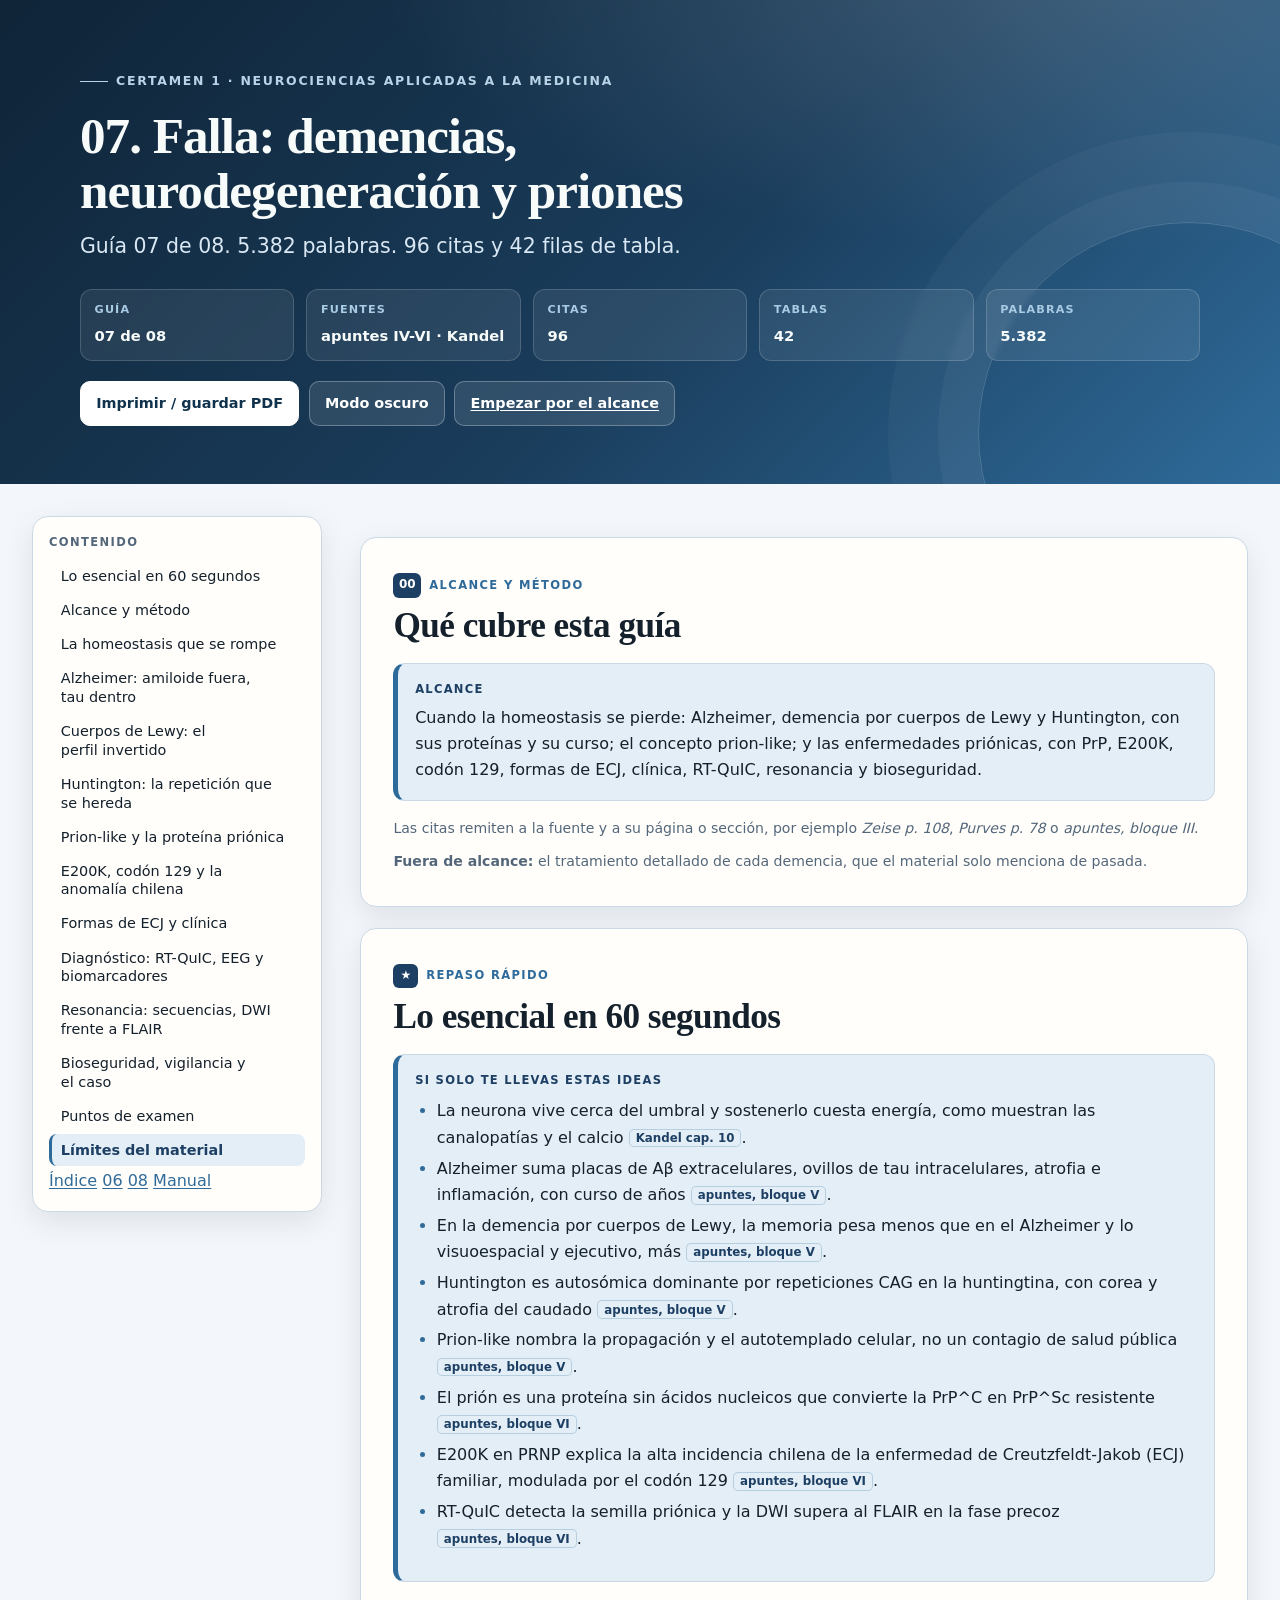
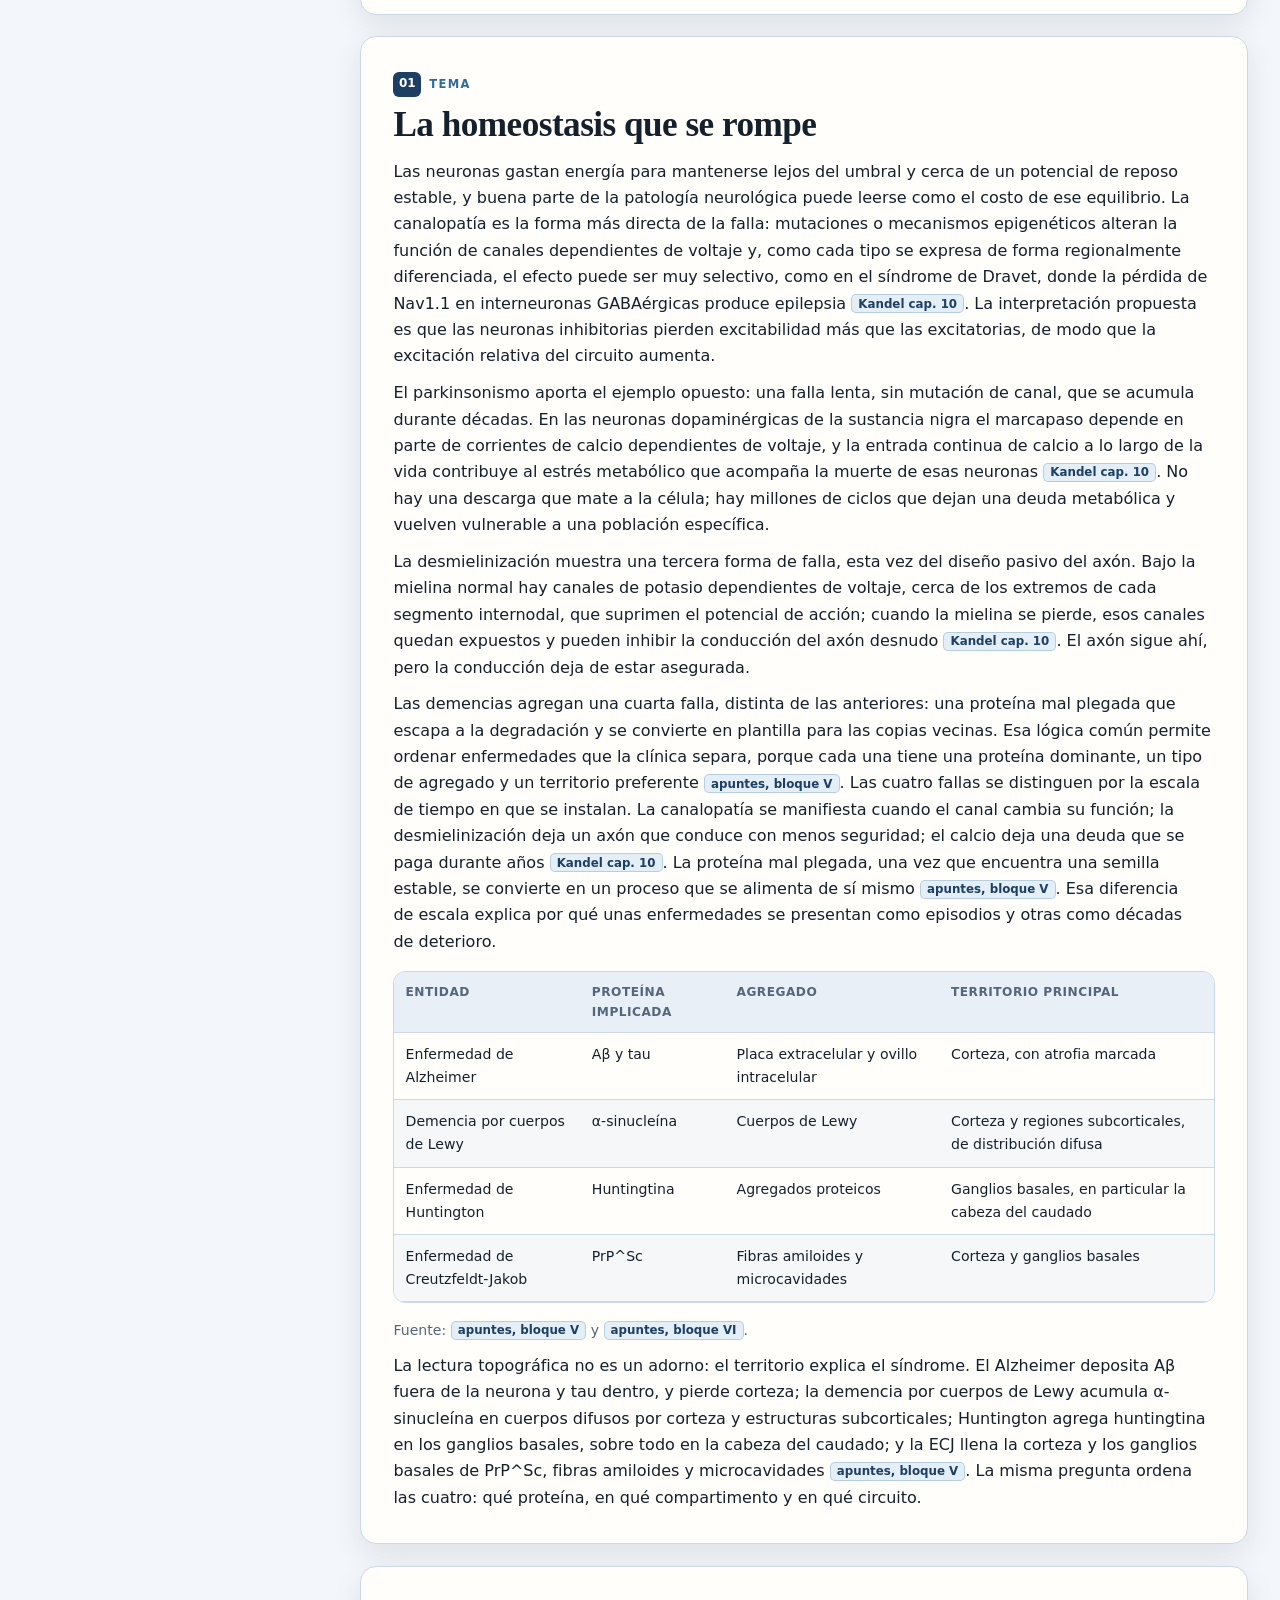
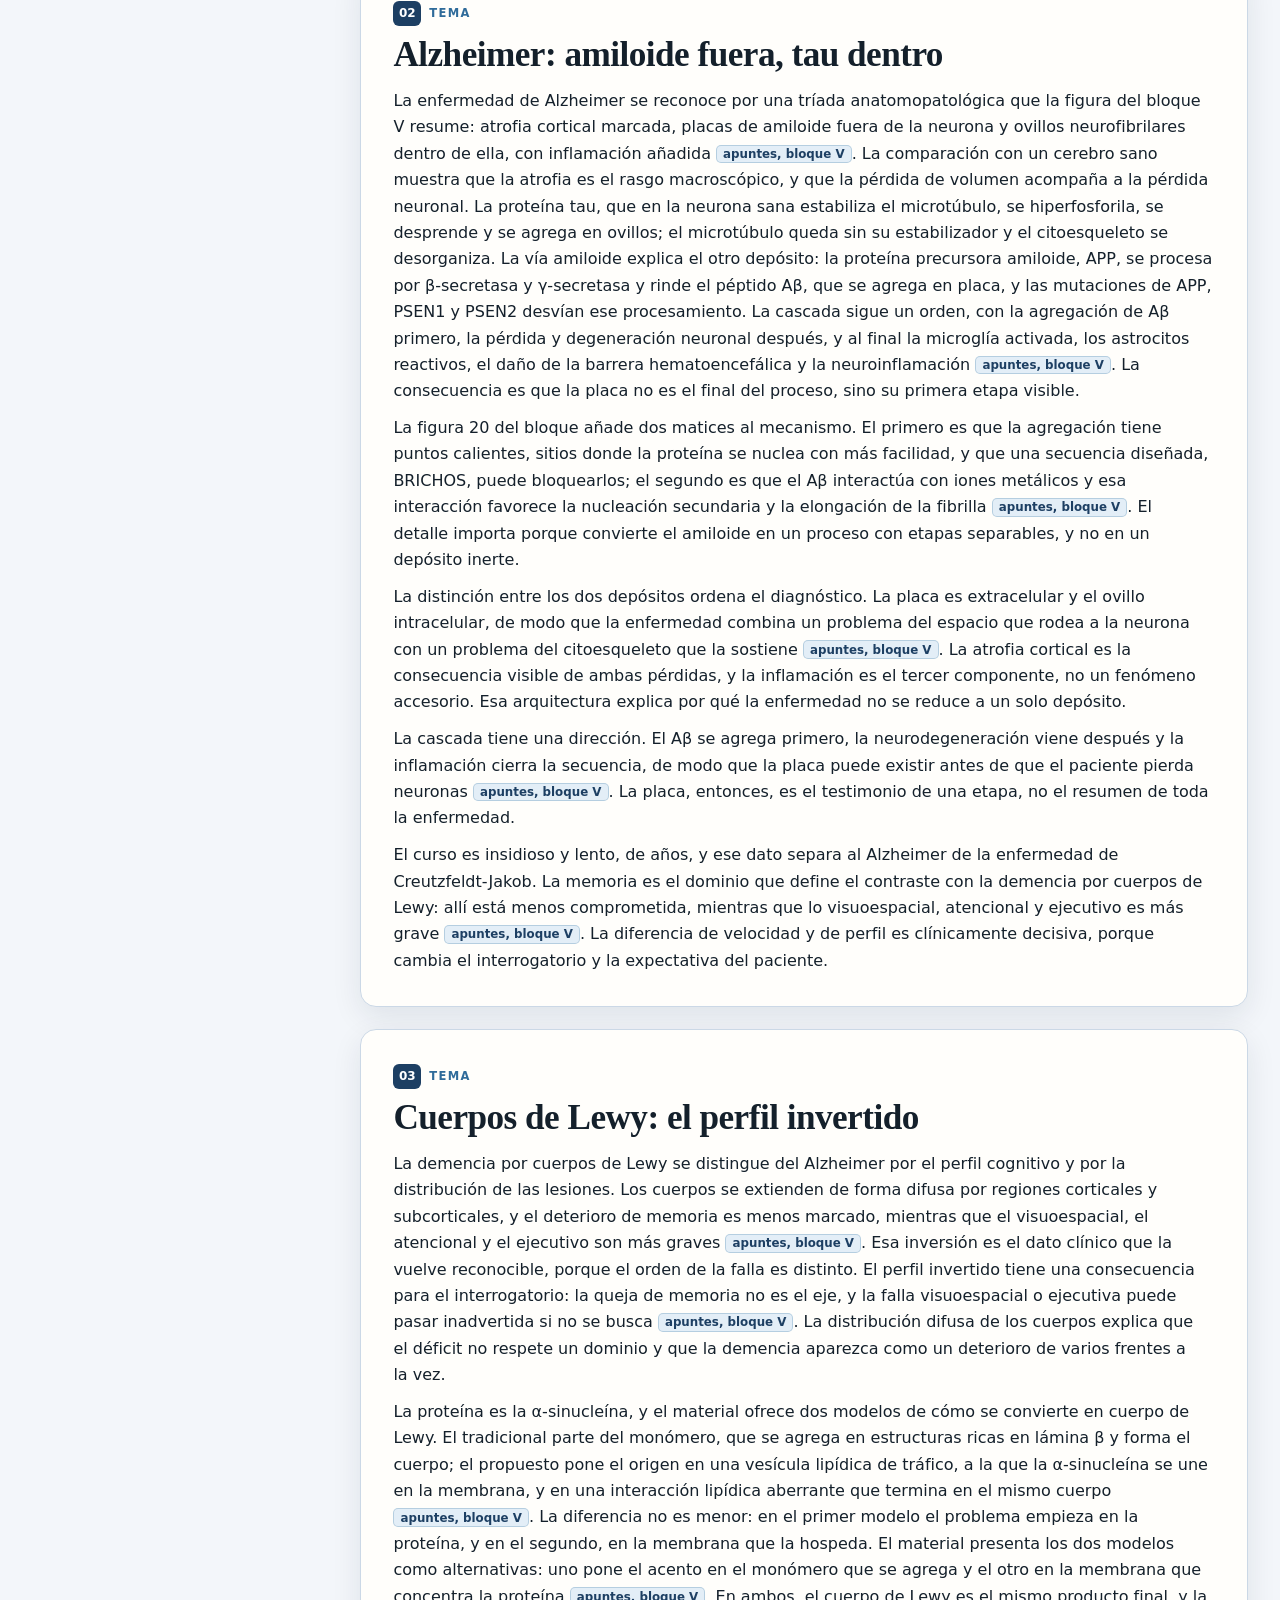
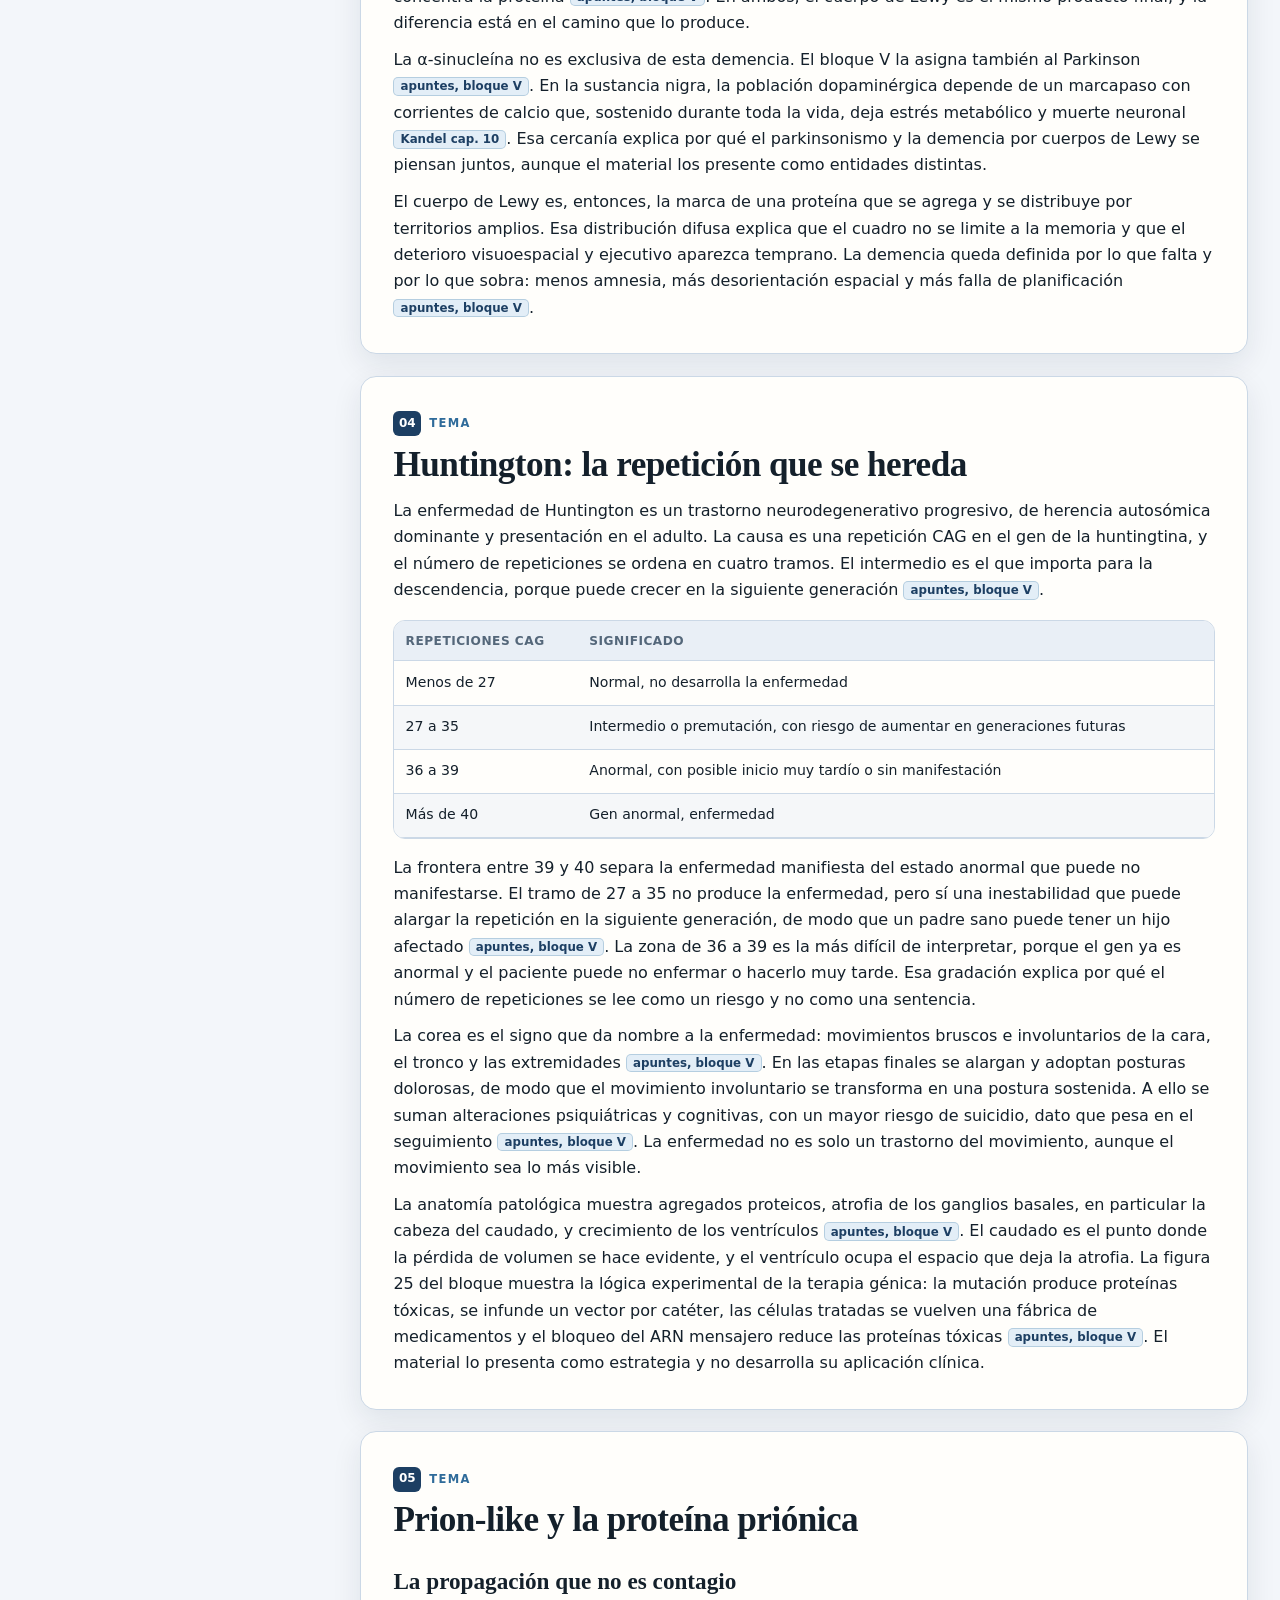
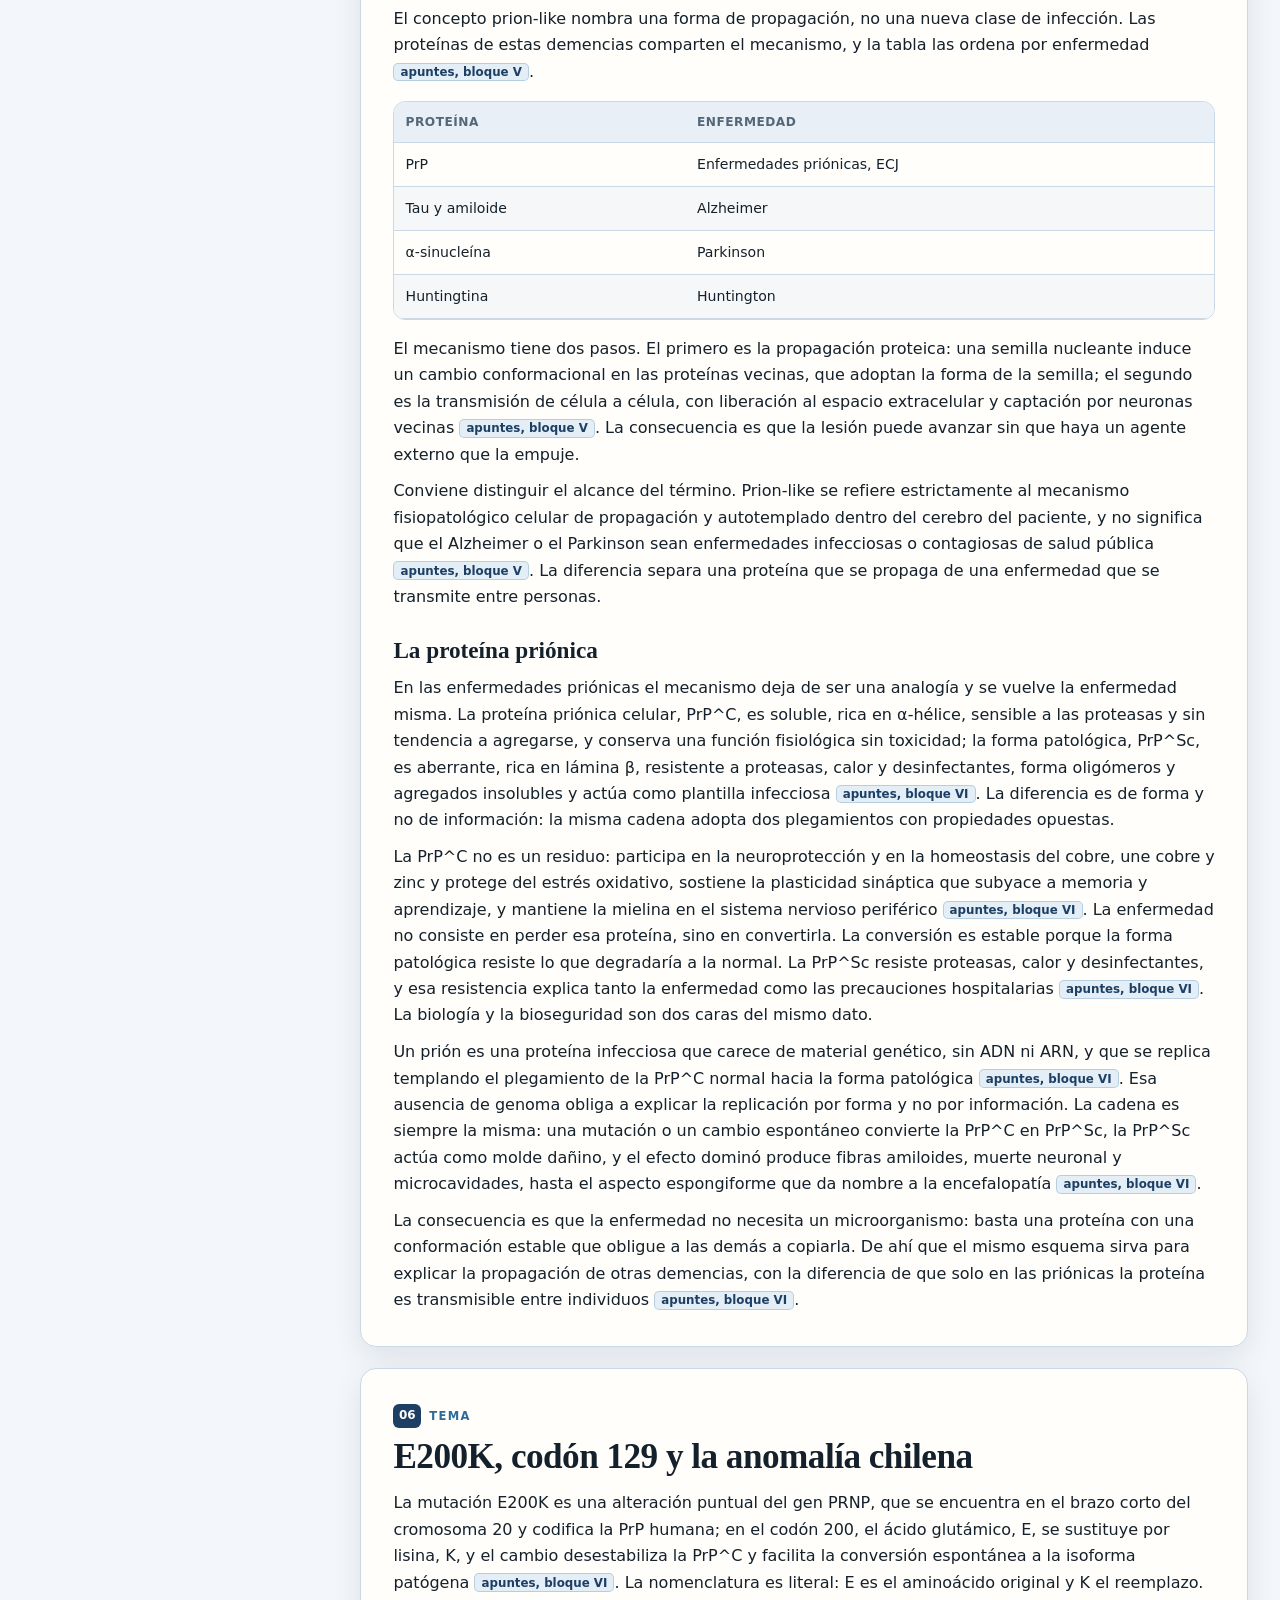
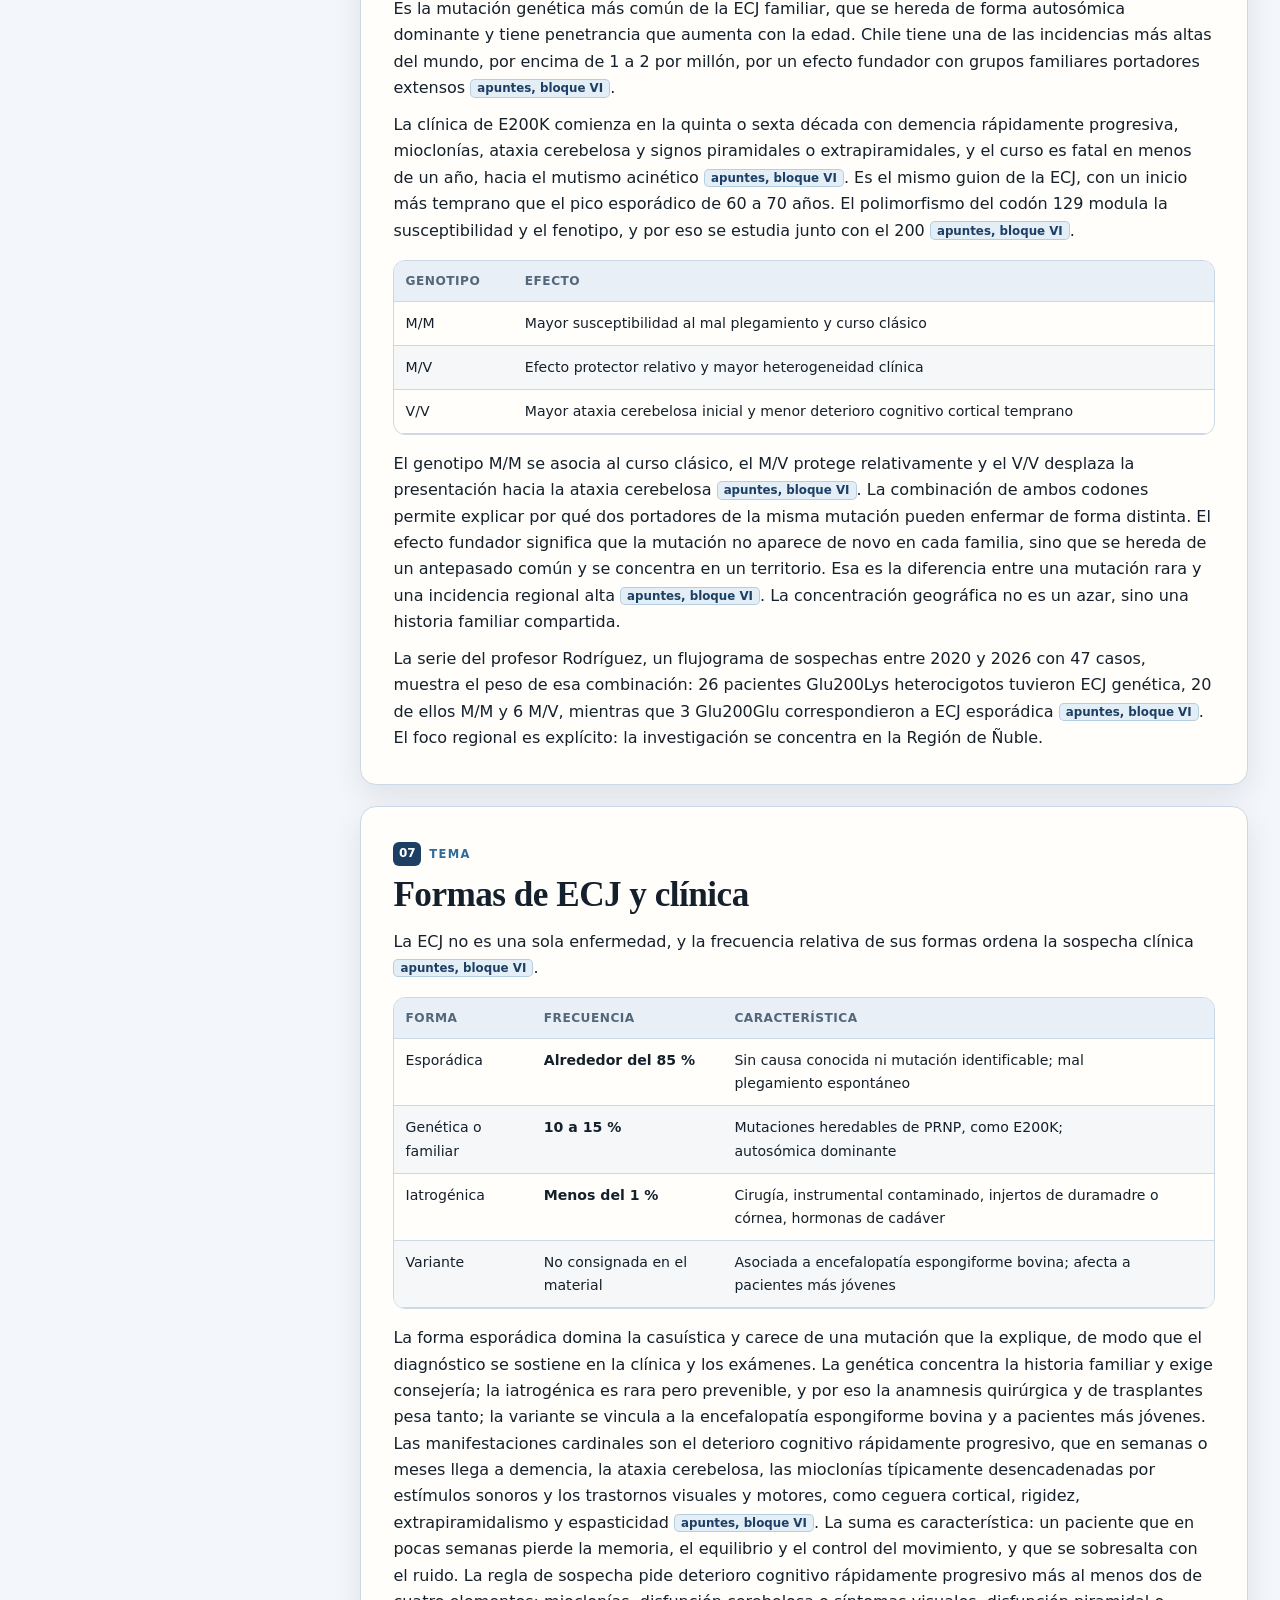
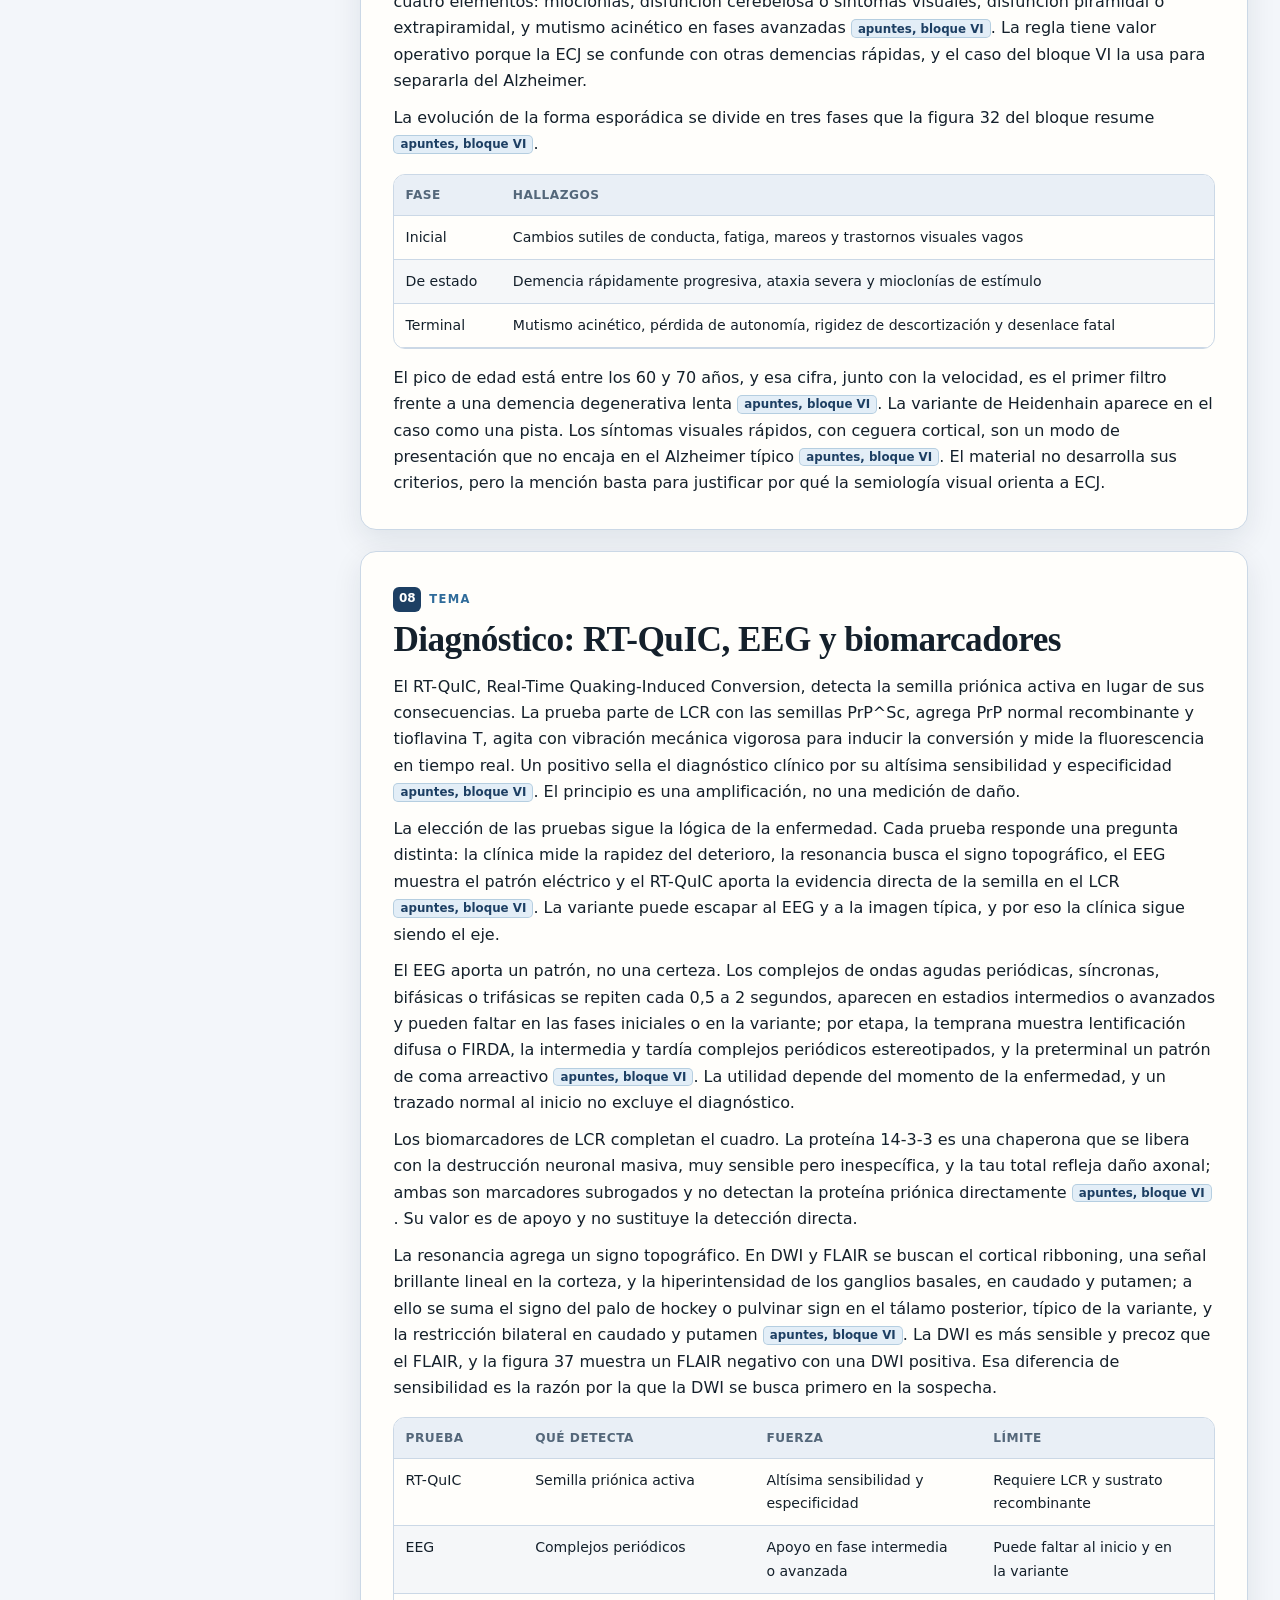
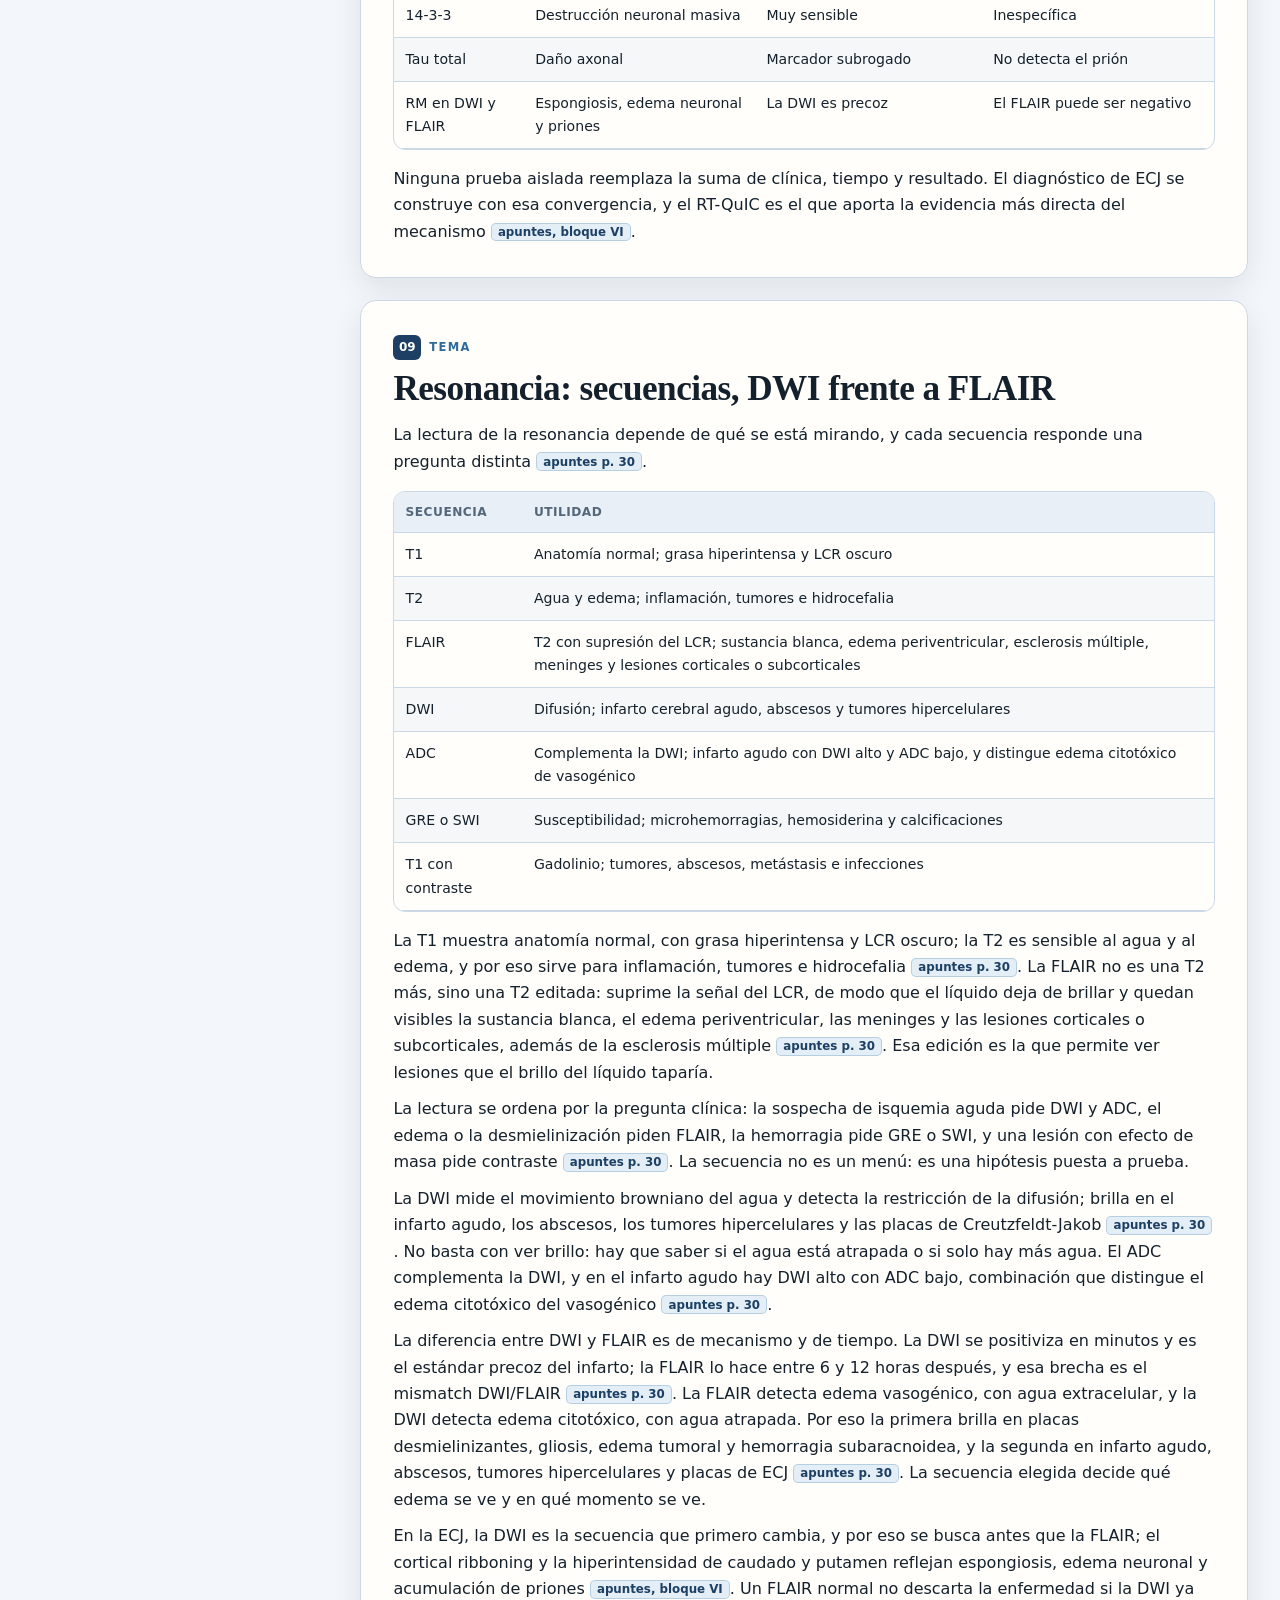
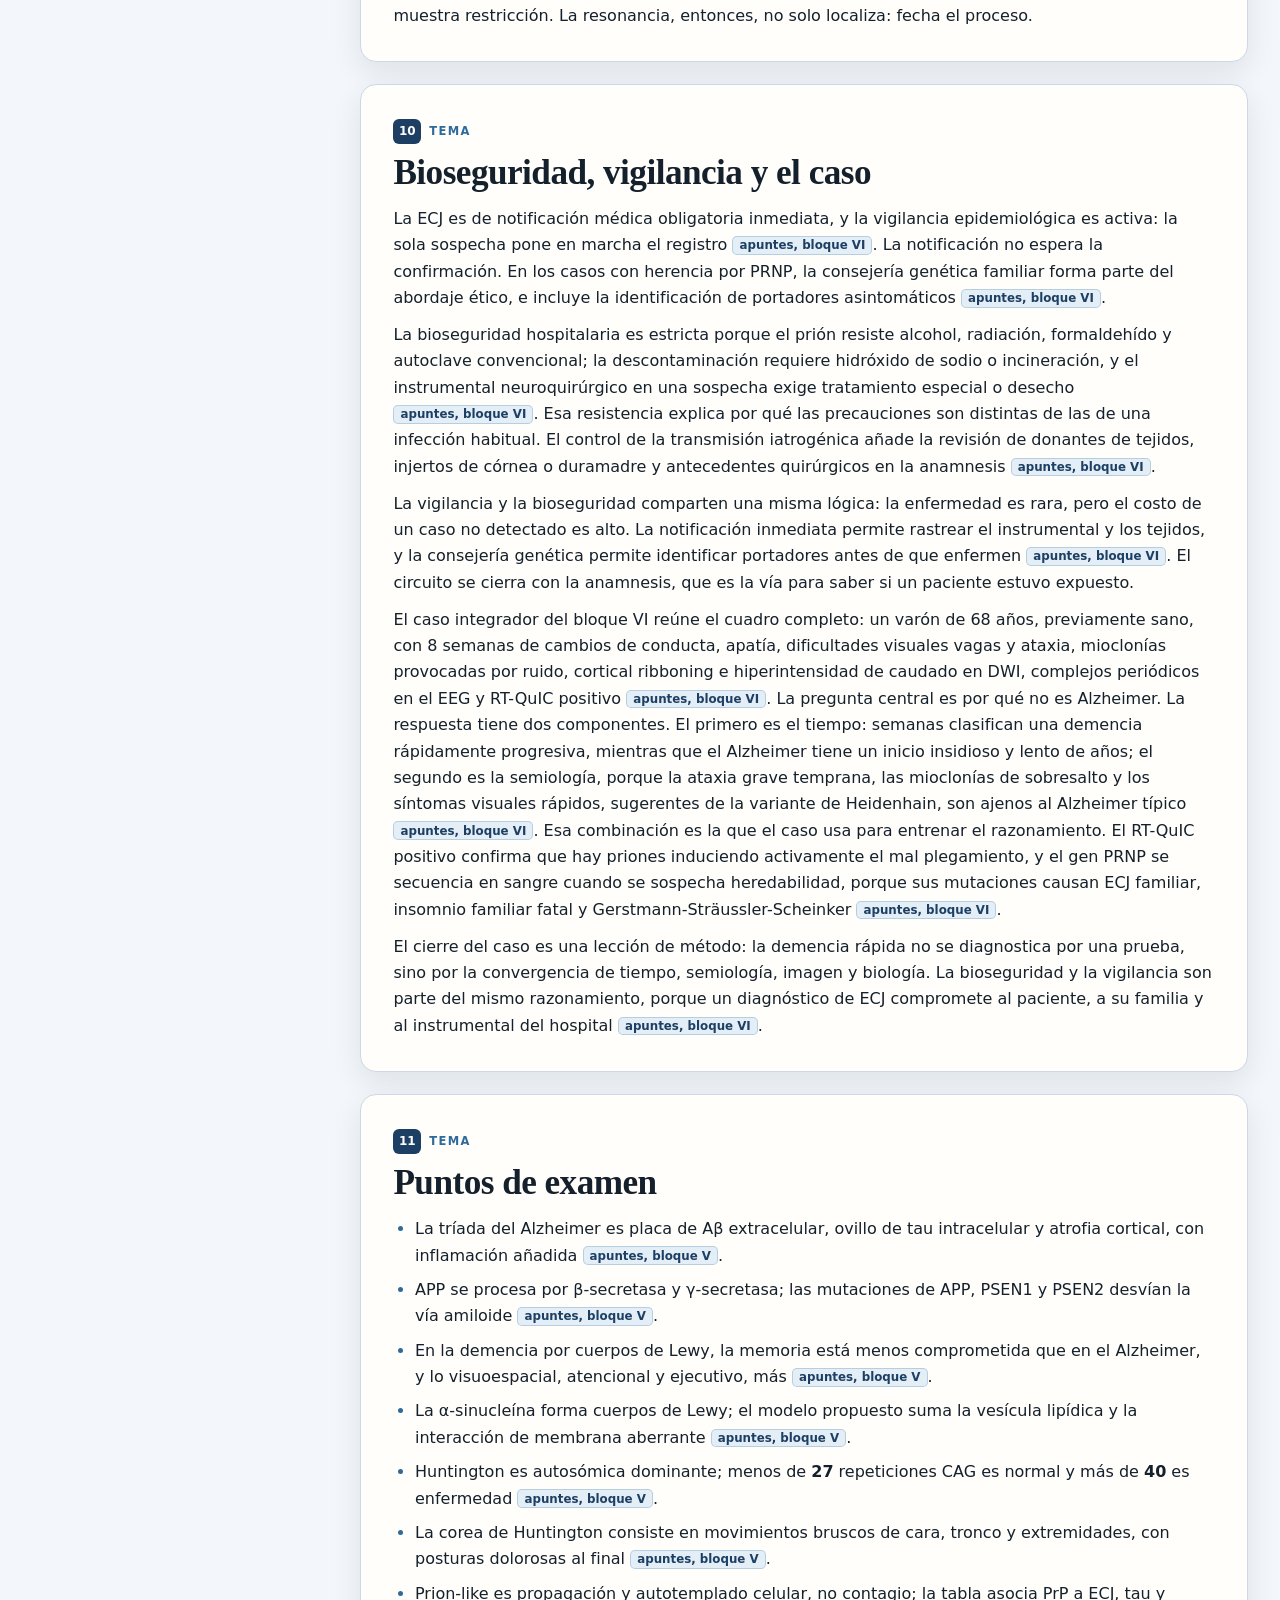
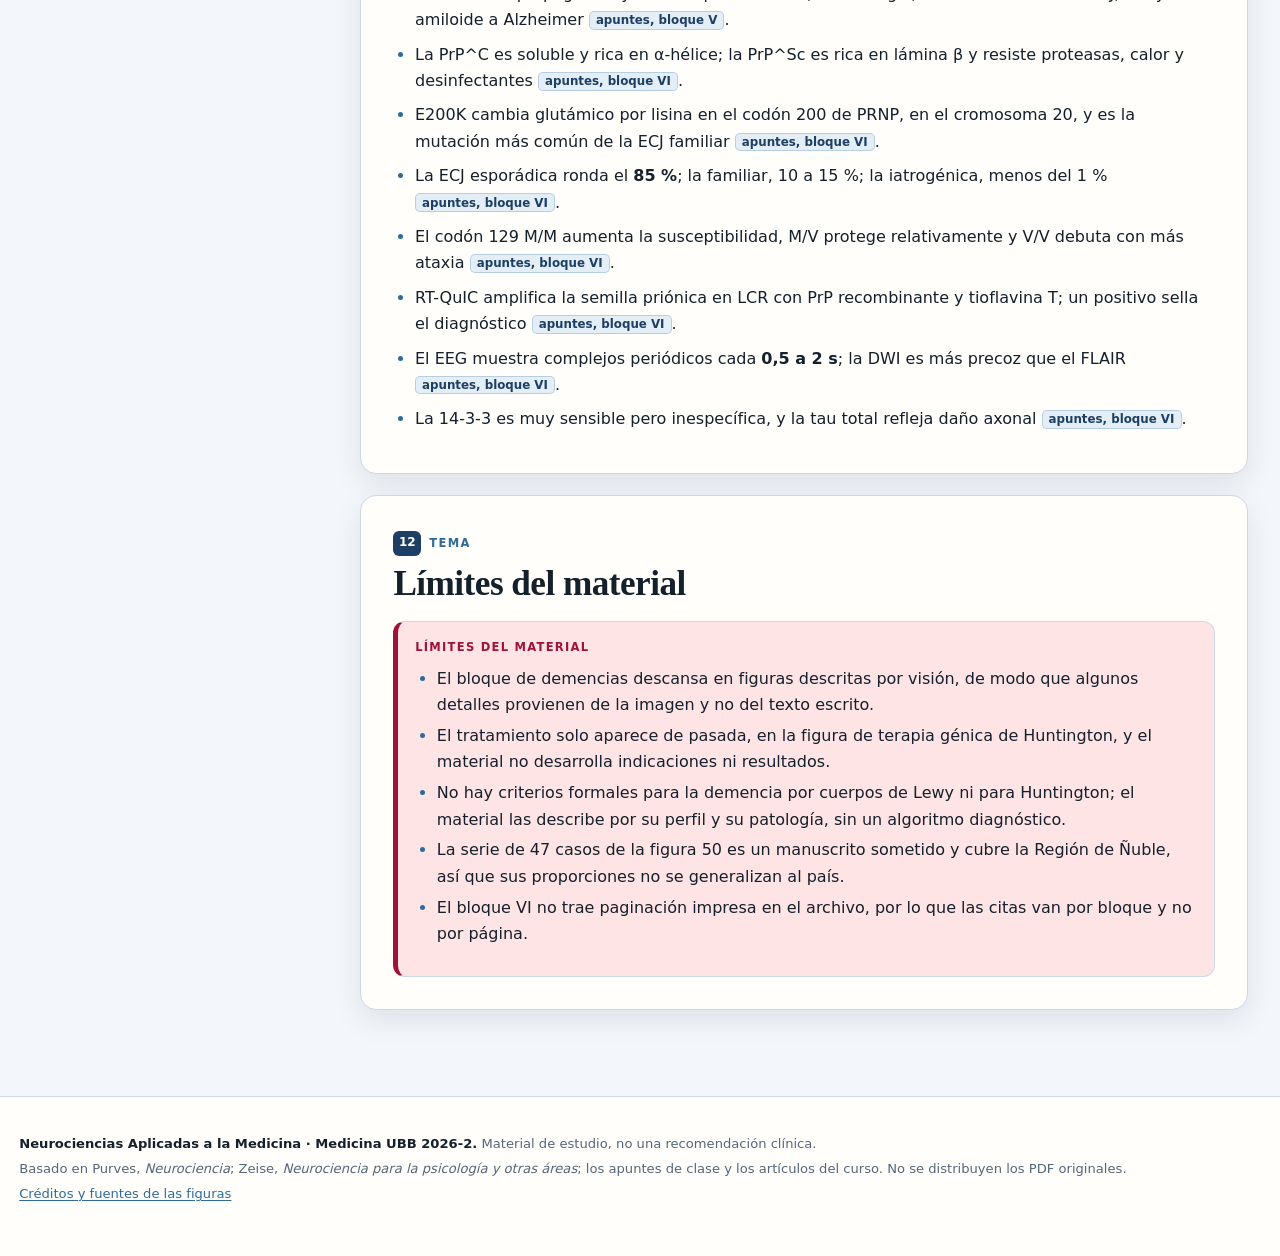
<file: 07_Falla_Demencias_Priones.html>
<!doctype html>
<html lang="es-CL" data-theme="light">
<head>
<meta charset="utf-8">
<meta name="viewport" content="width=device-width, initial-scale=1">
<title>Falla: demencias, neurodegeneración y priones · Neurociencias UBB</title>
<meta name="description" content="Falla: demencias, neurodegeneración y priones. Guía de estudio del Certamen 1 de Neurociencias, con citas por fuente.">
<link rel="icon" href="data:image/svg+xml,%3Csvg xmlns='http://www.w3.org/2000/svg' viewBox='0 0 64 64'%3E%3Crect width='64' height='64' rx='14' fill='%231d3f63'/%3E%3Ctext x='32' y='44' font-family='Georgia,serif' font-size='28' fill='%23dbeafe' text-anchor='middle'%3ENe%3C/text%3E%3C/svg%3E">
<meta property="og:title" content="Falla: demencias, neurodegeneración y priones · Neurociencias UBB">
<meta property="og:description" content="Falla: demencias, neurodegeneración y priones. Guía de estudio del Certamen 1 de Neurociencias, con citas por fuente.">
<meta property="og:type" content="website">
<style>  :root{
    --bg:#f6f4ee;
    --surface:#fffdf8;
    --surface-2:#efeae0;
    --surface-3:#e6dfd1;
    --ink:#1d2a2e;
    --muted:#5d6b70;
    --line:#d8d1c3;
    --brand:#7f1d1d;
    --brand-2:#a33a3a;
    --brand-3:#f7e4e4;
    --accent:#b45309;
    --accent-2:#fef3c7;
    --rose:#9f1239;
    --rose-2:#ffe4e6;
    --blue:#1e3a8a;
    --blue-2:#dbeafe;
    --shadow:0 10px 30px rgba(20,40,40,.08);
    --radius:16px;
    --serif:Georgia,"Iowan Old Style","Palatino Linotype",Palatino,serif;
    --sans:ui-sans-serif,system-ui,-apple-system,"Segoe UI",Roboto,Arial,sans-serif;
  }
  [data-theme="dark"]{
    --bg:#0f1617;
    --surface:#162022;
    --surface-2:#1d2a2c;
    --surface-3:#263638;
    --ink:#e8eeec;
    --muted:#a7b6b2;
    --line:#2c3c3d;
    --brand:#5eead4;
    --brand-2:#2dd4bf;
    --brand-3:#123330;
    --accent:#fbbf24;
    --accent-2:#3a2a0a;
    --rose:#fb7185;
    --rose-2:#3b1119;
    --blue:#93c5fd;
    --blue-2:#12233f;
    --shadow:0 10px 30px rgba(0,0,0,.35);
  }
  *{box-sizing:border-box}
  html{scroll-behavior:smooth}
  body{
    margin:0;
    font-family:var(--sans);
    line-height:1.65;
    color:var(--ink);
    background:var(--bg);
    -webkit-font-smoothing:antialiased;
  }
  a{color:var(--brand-2);text-decoration-thickness:1px;text-underline-offset:2px}
  a:hover{color:var(--brand)}
  :focus-visible{outline:3px solid var(--accent);outline-offset:3px;border-radius:4px}
  .skip-link{
    position:absolute;left:-9999px;top:0;background:var(--surface);color:var(--ink);
    padding:.7rem 1rem;z-index:100;border:1px solid var(--line);border-radius:0 0 10px 0
  }
  .skip-link:focus{left:0}

  /* HERO */
  .hero{
    background:
      radial-gradient(1200px 500px at 85% -10%,rgba(255,255,255,.16),transparent 60%),
      linear-gradient(135deg,#0f2437 0%,#1a3d5c 55%,#2f6b9a 100%);
    color:#f7fbfa;
    padding:clamp(2rem,5vw,4.2rem) clamp(1.2rem,4vw,3rem) clamp(2.4rem,5vw,3.6rem);
    position:relative;
    overflow:hidden;
  }
  .hero::after{
    content:"";position:absolute;right:-120px;bottom:-160px;width:420px;height:420px;
    border:1px solid rgba(255,255,255,.18);border-radius:50%;
    box-shadow:0 0 0 40px rgba(255,255,255,.04),0 0 0 90px rgba(255,255,255,.03);
    pointer-events:none;
  }
  .hero-inner{max-width:1120px;margin:0 auto;position:relative;z-index:1}
  .eyebrow{
    display:inline-flex;align-items:center;gap:.5rem;
    font-size:.78rem;letter-spacing:.14em;text-transform:uppercase;
    color:#b9d3e8;font-weight:700;margin:0 0 1rem
  }
  .eyebrow::before{content:"";width:28px;height:1px;background:#b9d3e8;display:inline-block}
  .hero h1{
    font-family:var(--serif);
    font-size:clamp(1.9rem,4.2vw,3.2rem);
    line-height:1.08;
    margin:0 0 .7rem;
    letter-spacing:-.02em;
    max-width:26ch;
    text-wrap:balance;
  }
  .hero .lede{
    font-size:clamp(1.02rem,2vw,1.28rem);
    max-width:70ch;color:#d9e8f4;margin:.4rem 0 1.6rem
  }
  .hero .lede em{color:#fff}
  .meta-grid{
    display:grid;grid-template-columns:repeat(auto-fit,minmax(168px,1fr));
    gap:.75rem;margin:1.6rem 0 1.2rem;max-width:1120px
  }
  .meta-grid div{
    background:rgba(255,255,255,.08);
    border:1px solid rgba(255,255,255,.16);
    border-radius:12px;padding:.7rem .85rem;backdrop-filter:blur(3px)
  }
  .meta-grid span{
    display:block;font-size:.7rem;letter-spacing:.1em;text-transform:uppercase;
    color:#a9cbe4;font-weight:700;margin-bottom:.2rem
  }
  .meta-grid strong{font-size:.92rem;font-weight:600;color:#f7fbfa;line-height:1.35}
  .hero-actions{display:flex;flex-wrap:wrap;gap:.6rem;margin-top:1.1rem}
  .btn{
    appearance:none;border:1px solid rgba(255,255,255,.28);
    background:rgba(255,255,255,.10);color:#fff;
    padding:.62rem .95rem;border-radius:10px;font:inherit;font-size:.9rem;font-weight:650;
    cursor:pointer;transition:background .15s ease,transform .15s ease
  }
  .btn:hover{background:rgba(255,255,255,.2);transform:translateY(-1px)}
  .btn.primary{background:#fff;color:#10324c;border-color:#fff}
  .btn.primary:hover{background:#eaf4fb}

  /* LAYOUT */
  .shell{
    max-width:1420px;margin:0 auto;
    display:grid;grid-template-columns:290px minmax(0,1fr);
    gap:clamp(1rem,3vw,2.4rem);
    padding:2rem clamp(1rem,3vw,2rem) 4rem;
    align-items:start;
  }
  .sidebar{
    position:sticky;top:1rem;align-self:start;
    max-height:calc(100vh - 2rem);overflow:auto;
    background:var(--surface);border:1px solid var(--line);
    border-radius:var(--radius);padding:1rem;
    box-shadow:var(--shadow);
    scrollbar-width:thin;
  }
  .sidebar h2{
    font-family:var(--sans);font-size:.72rem;letter-spacing:.12em;text-transform:uppercase;
    color:var(--muted);margin:.2rem 0 .7rem
  }
  .toc{list-style:none;margin:0;padding:0;font-size:.9rem}
  .toc li{margin:.12rem 0}
  .toc a{
    display:block;padding:.42rem .55rem;border-radius:8px;color:var(--ink);
    text-decoration:none;border-left:3px solid transparent;line-height:1.3
  }
  .toc a:hover{background:var(--surface-2)}
  .toc a.active{background:var(--brand-3);border-left-color:var(--brand-2);font-weight:700;color:var(--brand)}
  .toc .figs{
    margin-top:.9rem;padding-top:.8rem;border-top:1px solid var(--line);
    display:flex;flex-wrap:wrap;gap:.35rem;align-items:center;font-size:.82rem;color:var(--muted)
  }
  .toc .figs a{
    display:inline-flex;align-items:center;justify-content:center;
    min-width:1.7rem;height:1.7rem;border:1px solid var(--line);border-radius:7px;
    padding:0 .45rem;background:var(--surface-2);font-weight:700;color:var(--brand)
  }
  main{min-width:0}
  .card{
    background:var(--surface);border:1px solid var(--line);border-radius:var(--radius);
    padding:clamp(1.1rem,2.6vw,2rem);box-shadow:var(--shadow);margin:1.35rem 0;
    scroll-margin-top:1rem;
  }
  .card > :first-child{margin-top:0}
  .card > :last-child{margin-bottom:0}
  .section-kicker{
    display:inline-flex;align-items:center;gap:.5rem;
    font-size:.72rem;letter-spacing:.12em;text-transform:uppercase;
    color:var(--brand-2);font-weight:800;margin-bottom:.45rem
  }
  .section-kicker .n{
    display:inline-flex;align-items:center;justify-content:center;
    min-width:1.55rem;height:1.55rem;padding:0 .35rem;border-radius:6px;
    background:var(--brand);color:#fff;font-size:.75rem;letter-spacing:0
  }
  h2{
    font-family:var(--serif);font-size:clamp(1.55rem,3.2vw,2.2rem);
    line-height:1.15;margin:.1rem 0 .8rem;letter-spacing:-.015em;text-wrap:balance
  }
  h3{font-family:var(--serif);font-size:clamp(1.18rem,2.2vw,1.45rem);line-height:1.25;margin:1.6rem 0 .55rem}
  h4{font-size:1rem;margin:1.2rem 0 .4rem;letter-spacing:.01em}
  p{margin:.65rem 0}
  ul,ol{margin:.55rem 0 .8rem;padding-left:1.35rem}
  li{margin:.28rem 0}
  li::marker{color:var(--brand-2)}
  strong{font-weight:750}
  em{font-style:italic}
  .cite{
    display:inline-block;font-size:.74rem;font-weight:700;line-height:1.2;
    color:var(--brand);background:var(--brand-3);
    border:1px solid color-mix(in srgb,var(--brand-2) 25%,transparent);
    padding:.08rem .38rem;border-radius:5px;white-space:nowrap;vertical-align:.08em
  }
  .small{font-size:.88rem;color:var(--muted)}
  .th-abbr{display:none}
  .muted{color:var(--muted)}

  /* CALLOUTS */
  .keybox,.databox,.warnbox,.quotebox{
    border-radius:12px;padding:1rem 1.05rem;margin:1rem 0;border:1px solid var(--line)
  }
  .keybox{background:var(--brand-3);border-left:5px solid var(--brand-2)}
  .databox{background:var(--accent-2);border-left:5px solid var(--accent)}
  .warnbox{background:var(--rose-2);border-left:5px solid var(--rose)}
  .quotebox{background:var(--surface-2);border-left:5px solid var(--blue);font-family:var(--serif);font-size:1.05rem}
  .box-title{
    display:block;font-family:var(--sans);font-size:.72rem;letter-spacing:.11em;
    text-transform:uppercase;font-weight:800;margin-bottom:.35rem
  }
  .keybox .box-title{color:var(--brand)}
  .databox .box-title{color:var(--accent)}
  .warnbox .box-title{color:var(--rose)}
  .quotebox .box-title{color:var(--blue)}

  /* GRIDS */
  .grid-2{display:grid;grid-template-columns:repeat(auto-fit,minmax(260px,1fr));gap:1rem;margin:1rem 0}
  .grid-3{display:grid;grid-template-columns:repeat(auto-fit,minmax(185px,1fr));gap:.85rem;margin:1rem 0}
  .stat{
    background:var(--surface-2);border:1px solid var(--line);border-radius:12px;
    padding:.9rem 1rem
  }
  .stat b{display:block;font-family:var(--serif);font-size:1.65rem;line-height:1.1;color:var(--brand)}
  .stat span{display:block;font-size:.82rem;color:var(--muted);margin-top:.25rem}
  .mini-card{
    background:var(--surface-2);border:1px solid var(--line);border-radius:12px;padding:.9rem 1rem
  }
  .mini-card h4{margin:.05rem 0 .35rem;font-size:.98rem}
  .mini-card p,.mini-card ul{font-size:.9rem;margin:.35rem 0}
  .tag{
    display:inline-block;font-size:.72rem;font-weight:800;letter-spacing:.04em;
    padding:.15rem .5rem;border-radius:999px;background:var(--brand-3);color:var(--brand);
    border:1px solid color-mix(in srgb,var(--brand-2) 25%,transparent)
  }
  .tag.amber{background:var(--accent-2);color:var(--accent);border-color:color-mix(in srgb,var(--accent) 25%,transparent)}
  .tag.rose{background:var(--rose-2);color:var(--rose);border-color:color-mix(in srgb,var(--rose) 25%,transparent)}

  /* TABLES */
  .table-wrap{
    overflow-x:auto;border:1px solid var(--line);border-radius:12px;margin:1rem 0;
    background:var(--surface);-webkit-overflow-scrolling:touch
  }
  table{width:100%;border-collapse:collapse;font-size:.88rem;min-width:720px}
  caption{
    caption-side:top;text-align:left;padding:.8rem .9rem .2rem;
    font-size:.82rem;color:var(--muted);font-weight:600
  }
  th,td{padding:.62rem .7rem;border-bottom:1px solid var(--line);vertical-align:top;text-align:left}
  th{
    background:var(--surface-2);font-size:.76rem;letter-spacing:.04em;text-transform:uppercase;
    color:var(--muted);font-weight:800;position:sticky;top:0;z-index:1
  }
  tbody tr:nth-child(even) td{background:color-mix(in srgb,var(--surface-2) 45%,var(--surface))}
  tbody tr:hover td{background:var(--brand-3)}
  td.nw{white-space:nowrap}
  .t1{min-width:1180px;font-size:.8rem}
  .t1 th,.t1 td{padding:.5rem .55rem}
  .t1 td:first-child{font-weight:650}

  /* FIGURES */
  figure.diagram{
    margin:1.25rem 0;background:#fbfaf6;border:1px solid #d8d1c3;border-radius:14px;
    padding:1rem;color:#1d2a2e;box-shadow:0 4px 16px rgba(20,40,40,.05)
  }
  figure.diagram svg{display:block;width:100%;height:auto}
  figure.diagram figcaption{font-size:.86rem;color:#5d6b70;margin:.75rem .15rem 0;line-height:1.5}
  figure.diagram figcaption b{color:#1d2a2e}
  .fig-label{
    display:inline-block;font-size:.72rem;letter-spacing:.1em;text-transform:uppercase;
    font-weight:800;color:#1d3f63;background:#e3eef7;border:1px solid #a9cbe4;
    padding:.15rem .5rem;border-radius:999px;margin-bottom:.6rem
  }

  /* DETAILS Q&A */
  details.qa{
    border:1px solid var(--line);border-radius:12px;background:var(--surface-2);
    padding:.2rem .9rem;margin:.55rem 0
  }
  details.qa summary{
    cursor:pointer;font-weight:700;padding:.65rem 0;list-style:none;
    display:flex;gap:.55rem;align-items:flex-start
  }
  details.qa summary::-webkit-details-marker{display:none}
  details.qa summary::before{
    content:"+";flex:0 0 auto;display:inline-flex;align-items:center;justify-content:center;
    width:1.35rem;height:1.35rem;border-radius:6px;background:var(--brand);color:#fff;
    font-weight:800;font-size:.95rem;line-height:1;margin-top:.1rem
  }
  details.qa[open] summary::before{content:"−"}
  details.qa .answer{padding:.1rem 0 .9rem 1.95rem;font-size:.94rem}
  details.qa .answer p:first-child{margin-top:0}
  .qa-tools{display:flex;gap:.5rem;flex-wrap:wrap;margin:.7rem 0 1rem}
  .qa-tools button{
    font:inherit;font-size:.82rem;font-weight:700;cursor:pointer;
    background:var(--surface);color:var(--ink);border:1px solid var(--line);
    padding:.4rem .65rem;border-radius:8px
  }
  .qa-tools button:hover{background:var(--brand-3);border-color:var(--brand-2)}

  /* CHECKLIST */
  .checklist{list-style:none;padding-left:0}
  .checklist li{padding-left:1.7rem;position:relative;margin:.45rem 0}
  .checklist li::before{
    content:"✓";position:absolute;left:0;top:.05rem;color:var(--brand-2);font-weight:900
  }

  /* FOOTER */
  footer{
    border-top:1px solid var(--line);background:var(--surface);
    padding:2rem clamp(1rem,4vw,3rem);color:var(--muted);font-size:.86rem
  }
  footer .foot-inner{max-width:1120px;margin:0 auto;display:flex;gap:1rem;flex-wrap:wrap;justify-content:space-between}
  footer strong{color:var(--ink)}

  @media (max-width:980px){
    .shell{grid-template-columns:1fr;padding-top:1.2rem}
    .sidebar{position:static;max-height:none;order:-1}
    .toc{display:grid;grid-template-columns:repeat(auto-fit,minmax(220px,1fr));gap:.1rem}
  }
  @media (max-width:560px){
    .hero h1{max-width:none}
    .meta-grid{grid-template-columns:1fr}
    .card{padding:1rem}
    table{font-size:.82rem}
  }
  @media print{
    :root{--bg:#fff;--surface:#fff;--surface-2:#f3f3f3;--surface-3:#eee;--ink:#111;--muted:#444;--line:#bbb;--shadow:none}
    @page{margin:12mm}
    body{background:#fff;font-size:10.5pt}
    .table-wrap{overflow:visible!important;border:none!important}
    table{min-width:0!important;width:100%!important;font-size:6.4pt!important;table-layout:fixed}
    .t1{min-width:0!important;font-size:6.4pt!important}
    .t1 th:nth-child(1){width:13%}
    .t1 th:nth-child(2){width:6%}
    .t1 th:nth-child(3){width:11%}
    .t1 th:nth-child(4){width:11%}
    .t1 th:nth-child(5){width:7%}
    .t1 th:nth-child(6){width:6%}
    .t1 th:nth-child(7){width:17%}
    .t1 th:nth-child(8){width:18%}
    .t1 th:nth-child(9){width:7%}
    th,td{padding:.2rem .2rem!important;word-break:normal;overflow-wrap:anywhere;hyphens:auto}
    th{position:static!important;word-break:normal!important;overflow-wrap:normal!important;hyphens:none!important}
    thead{display:table-header-group}
    .hero{background:#fff;color:#111;padding:0 0 1rem;border-bottom:2px solid #111}
    .hero .lede,.meta-grid span{color:#333}
    .meta-grid div{background:#f4f4f4;border-color:#ccc}
    .meta-grid strong{color:#111}
    .hero-actions,.sidebar,.skip-link,.qa-tools{display:none!important}
    .shell{display:block;max-width:none;padding:0}
    .card{box-shadow:none;border:1px solid #ccc;break-inside:avoid;page-break-inside:avoid}
    h2,h3{break-after:avoid}
    figure.diagram,.table-wrap,details.qa{break-inside:avoid;page-break-inside:avoid}
    .th-full{display:none}
    .th-abbr{display:inline}
    a{color:#111;text-decoration:none}
  }
  p,li,td,figcaption{text-wrap:pretty}
  blockquote{
    margin:1.1rem 0;padding:.9rem 1.1rem;background:var(--surface-2);
    border-left:4px solid var(--brand-2);border-radius:0 12px 12px 0;color:var(--ink)
  }
  blockquote p{margin:.4rem 0}
  .guide-grid{display:grid;grid-template-columns:repeat(auto-fit,minmax(280px,1fr));gap:1rem;margin:1.2rem 0}
  .guide-grid a{display:block;text-decoration:none;color:inherit;background:var(--surface);
    border:1px solid var(--line);border-radius:var(--radius);padding:1rem 1.1rem;box-shadow:var(--shadow);
    transition:transform .15s ease,border-color .15s ease}
  .guide-grid a:hover{transform:translateY(-2px);border-color:var(--brand-2)}
  .guide-grid a:focus-visible{outline:3px solid var(--accent);outline-offset:3px}
  .guide-grid .gn{font-family:var(--serif);font-size:1.6rem;color:var(--brand-2);line-height:1}
  .guide-grid h3{margin:.3rem 0 .4rem;font-size:1.05rem;font-family:var(--sans);font-weight:700;color:var(--ink)}
  .guide-grid p{margin:0;font-size:.9rem;color:var(--muted)}
  .badges{display:flex;flex-wrap:wrap;gap:.4rem;margin-top:.7rem}
  .badges span{font-size:.72rem;font-weight:700;letter-spacing:.03em;background:var(--brand-3);
    color:var(--brand);border-radius:999px;padding:.18rem .55rem}
  caption{caption-side:top;text-align:left;font-size:.82rem;font-weight:700;color:var(--muted);padding:.2rem .2rem .5rem}

/* ===== Neurociencias: azul profundo y ámbar sobre el sistema visual de Semio C3 ===== */
:root{
  --bg:#f3f6fa;
  --surface:#fffefb;
  --surface-2:#e9eff6;
  --surface-3:#dae4ef;
  --ink:#14202b;
  --muted:#54677a;
  --line:#cbd8e6;
  --brand:#1d3f63;
  --brand-2:#2f6b9a;
  --brand-3:#e3eef7;
  --accent:#b45309;
  --accent-2:#fef3c7;
  --rose:#9f1239;
  --rose-2:#ffe4e6;
  --blue:#1e3a8a;
  --blue-2:#dbeafe;
  --shadow:0 10px 30px rgba(16,36,56,.09);
}
[data-theme="dark"]{
  --bg:#0e141a;
  --surface:#151e26;
  --surface-2:#1c2833;
  --surface-3:#26333f;
  --ink:#e9f1f7;
  --muted:#a4b6c6;
  --line:#2b3a47;
  --brand:#7dd3fc;
  --brand-2:#38bdf8;
  --brand-3:#0d2a3c;
  --accent:#fbbf24;
  --accent-2:#3a2a0a;
  --rose:#fb7185;
  --rose-2:#3b1119;
  --blue:#93c5fd;
  --blue-2:#12233f;
  --shadow:0 10px 30px rgba(0,0,0,.42);
}
.site-footer{
  max-width:1280px;margin:0 auto;padding:2rem 1.2rem 3rem;
  color:var(--muted);font-size:.82rem;line-height:1.6;
  border-top:1px solid var(--line);
}
.site-footer p{margin:.25rem 0}
.table-source{margin-top:.4rem}
.exam-list li{margin:.5rem 0}
.cert-grid{display:grid;grid-template-columns:repeat(auto-fit,minmax(320px,1fr));gap:1.2rem;margin:1.4rem 0}
.cert-card{display:block;background:var(--surface);border:1px solid var(--line);border-radius:var(--radius);padding:1.5rem;text-decoration:none;color:inherit;box-shadow:var(--shadow);transition:transform .15s ease,border-color .15s ease}
.cert-card:hover{transform:translateY(-2px);border-color:var(--brand-2)}
.cert-card h3{margin:.2rem 0 .6rem;font-size:1.45rem}
.cert-card p{color:var(--muted);margin:.4rem 0 1rem}
.cert-card .big{font-family:var(--serif);font-size:2.6rem;color:var(--brand);line-height:1}

/* ===== Figuras de Robbins ===== */
.fig{
  margin:1.8rem 0;padding:1rem;background:var(--surface);
  border:1px solid var(--line);border-radius:var(--radius);box-shadow:var(--shadow);
}
.fig-open{
  display:block;background:#fff;border-radius:calc(var(--radius) - 4px);
  overflow:hidden;cursor:zoom-in;line-height:0;text-align:center;
}
.fig-open img{display:block;width:auto;max-width:100%;height:auto;margin:0 auto}
.fig figcaption{margin-top:.85rem;font-size:.9rem;line-height:1.55;color:var(--ink)}
.fig figcaption strong{color:var(--brand)}
.fig-source{display:block;margin-top:.35rem;font-size:.78rem;color:var(--muted);line-height:1.45}
.fig-source a{color:var(--brand);font-weight:600}
.fig-grid{
  display:grid;grid-template-columns:repeat(auto-fill,minmax(160px,1fr));
  gap:.8rem;margin-top:1rem;
}
.fig-thumb{
  display:flex;flex-direction:column;gap:.35rem;text-decoration:none;
  color:var(--muted);font-size:.78rem;background:#fff;border:1px solid var(--line);
  border-radius:calc(var(--radius) - 4px);padding:.4rem;
  transition:border-color .15s ease,transform .15s ease;
}
.fig-thumb:hover{border-color:var(--brand-2);transform:translateY(-1px)}
.fig-thumb img{width:100%;height:120px;object-fit:contain;background:#fff}
.fig-thumb span{text-align:center;font-weight:700;color:var(--brand)}
.fig-dialog{
  position:fixed;inset:0;margin:auto;width:fit-content;height:fit-content;
  max-width:min(96vw,1500px);max-height:92dvh;overflow:auto;overscroll-behavior:contain;
  background:var(--surface);color:var(--ink);border:1px solid var(--line);
  border-radius:var(--radius);padding:1rem;box-shadow:0 20px 60px rgba(0,0,0,.45);
}
.fig-dialog::backdrop{background:rgba(10,18,26,.84)}
.fig-dialog img{
  display:block;max-width:min(94vw,1400px);max-height:80vh;width:auto;height:auto;
  margin:0 auto;background:#fff;
}
.fig-dialog p{margin:.8rem 0 0;color:var(--muted);font-size:.9rem;line-height:1.5}
.fig-dialog-close{
  position:absolute;top:.6rem;right:.6rem;z-index:2;
  background:var(--brand);color:#fff;border:0;border-radius:999px;
  padding:.3rem .8rem;font:inherit;font-size:.8rem;font-weight:700;cursor:pointer;
}
@media(max-width:600px){
  .fig{padding:.6rem;margin:1.2rem 0}
  .fig-grid{grid-template-columns:repeat(2,1fr)}
  .fig-thumb img{height:90px}
}
@media print{
  .fig{break-inside:avoid;box-shadow:none;border:1px solid #ccc;padding:.4rem}
  .fig-open{cursor:default}
  .fig-open img{max-height:9.5cm;width:auto;margin:0 auto}
  .fig-grid,.fig-dialog{display:none!important}
  .fig-source a{color:#333}
}
</style>
</head>
<body>
<a class="skip-link" href="#contenido">Saltar al contenido</a>

<header class="hero">
  <div class="hero-inner">
    <p class="eyebrow">Certamen 1 · Neurociencias Aplicadas a la Medicina</p>
    <h1>07. Falla: demencias, neurodegeneración y priones</h1>
    <p class="lede">Guía 07 de 08. 5.382 palabras. 96 citas y 42 filas de tabla.</p>
    <div class="meta-grid"><div><span>Guía</span><strong>07 de 08</strong></div><div><span>Fuentes</span><strong>apuntes IV-VI · Kandel</strong></div><div><span>Citas</span><strong>96</strong></div><div><span>Tablas</span><strong>42</strong></div><div><span>Palabras</span><strong>5.382</strong></div></div>
    <div class="hero-actions">
      <button class="btn primary" id="printBtn" type="button">Imprimir / guardar PDF</button>
      <button class="btn" id="themeBtn" type="button" aria-pressed="false">Modo oscuro</button>
      <a class="btn" href="#alcance">Empezar por el alcance</a>
    </div>
  </div>
</header>

<div class="shell">
  <aside class="sidebar" aria-label="Índice de la guía">
    <h2>Contenido</h2>
    <nav>
      <ul class="toc">
        <li><a href="#esencial">Lo esencial en 60 segundos</a></li>
        <li><a href="#alcance">Alcance y método</a></li>
        <li><a href="#sec-01-la-homeostasis-que-se-rompe">La homeostasis que se rompe</a></li>
        <li><a href="#sec-02-alzheimer-amiloide-fuera-tau-dentro">Alzheimer: amiloide fuera, tau dentro</a></li>
        <li><a href="#sec-03-cuerpos-de-lewy-el-perfil-invertido">Cuerpos de Lewy: el perfil invertido</a></li>
        <li><a href="#sec-04-huntington-la-repeticion-que-se-hereda">Huntington: la repetición que se hereda</a></li>
        <li><a href="#sec-05-prion-like-y-la-proteina-prionica">Prion-like y la proteína priónica</a></li>
        <li><a href="#sec-06-e200k-codon-129-y-la-anomalia-chilena">E200K, codón 129 y la anomalía chilena</a></li>
        <li><a href="#sec-07-formas-de-ecj-y-clinica">Formas de ECJ y clínica</a></li>
        <li><a href="#sec-08-diagnostico-rt-quic-eeg-y-biomarcadores">Diagnóstico: RT-QuIC, EEG y biomarcadores</a></li>
        <li><a href="#sec-09-resonancia-secuencias-dwi-frente-a-flair">Resonancia: secuencias, DWI frente a FLAIR</a></li>
        <li><a href="#sec-10-bioseguridad-vigilancia-y-el-caso">Bioseguridad, vigilancia y el caso</a></li>
        <li><a href="#sec-11-puntos-de-examen">Puntos de examen</a></li>
        <li><a href="#sec-12-limites-del-material">Límites del material</a></li>
      </ul>
      <div class="figs">
<a href="index.html" title="Índice del certamen">Índice</a>
        <a href="06_Madura_Se_Renueva.html" title="Madura y se renueva: plasticidad y neurogénesis adulta">06</a>
        <a href="08_Cajal.html" title="Cajal y la doctrina neuronal">08</a>
        <a href="manual.html" title="Manual del Certamen 1">Manual</a>
      </div>
    </nav>
  </aside>

  <main id="contenido">
<section id="alcance" class="card"><div class="section-kicker"><span class="n">00</span> Alcance y método</div><h2>Qué cubre esta guía</h2><div class="keybox"><span class="box-title">Alcance</span>Cuando la homeostasis se pierde: Alzheimer, demencia por cuerpos de Lewy y Huntington, con sus proteínas y su curso; el concepto prion-like; y las enfermedades priónicas, con PrP, E200K, codón 129, formas de ECJ, clínica, RT-QuIC, resonancia y bioseguridad.</div><p class="small">Las citas remiten a la fuente y a su página o sección, por ejemplo <em>Zeise p. 108</em>, <em>Purves p. 78</em> o <em>apuntes, bloque III</em>.</p><p class="small"><strong>Fuera de alcance:</strong> el tratamiento detallado de cada demencia, que el material solo menciona de pasada.</p></section><section id="esencial" class="card"><div class="section-kicker"><span class="n">★</span> Repaso rápido</div><h2>Lo esencial en 60 segundos</h2><div class="keybox"><span class="box-title">Si solo te llevas estas ideas</span><ul>
<li>La neurona vive cerca del umbral y sostenerlo cuesta energía, como muestran las canalopatías y el calcio <span class="cite">Kandel cap. 10</span>.</li>
<li>Alzheimer suma placas de Aβ extracelulares, ovillos de tau intracelulares, atrofia e inflamación, con curso de años <span class="cite">apuntes, bloque V</span>.</li>
<li>En la demencia por cuerpos de Lewy, la memoria pesa menos que en el Alzheimer y lo visuoespacial y ejecutivo, más <span class="cite">apuntes, bloque V</span>.</li>
<li>Huntington es autosómica dominante por repeticiones CAG en la huntingtina, con corea y atrofia del caudado <span class="cite">apuntes, bloque V</span>.</li>
<li>Prion-like nombra la propagación y el autotemplado celular, no un contagio de salud pública <span class="cite">apuntes, bloque V</span>.</li>
<li>El prión es una proteína sin ácidos nucleicos que convierte la PrP^C en PrP^Sc resistente <span class="cite">apuntes, bloque VI</span>.</li>
<li>E200K en PRNP explica la alta incidencia chilena de la enfermedad de Creutzfeldt-Jakob (ECJ) familiar, modulada por el codón 129 <span class="cite">apuntes, bloque VI</span>.</li>
<li>RT-QuIC detecta la semilla priónica y la DWI supera al FLAIR en la fase precoz <span class="cite">apuntes, bloque VI</span>.</li>
</ul></div></section><section id="sec-01-la-homeostasis-que-se-rompe" class="card">
<div class="section-kicker"><span class="n">01</span> Tema</div>
<h2>La homeostasis que se rompe</h2>
<p>Las neuronas gastan energía para mantenerse lejos del umbral y cerca de un potencial de reposo estable, y buena parte de la patología neurológica puede leerse como el costo de ese equilibrio. La canalopatía es la forma más directa de la falla: mutaciones o mecanismos epigenéticos alteran la función de canales dependientes de voltaje y, como cada tipo se expresa de forma regionalmente diferenciada, el efecto puede ser muy selectivo, como en el síndrome de Dravet, donde la pérdida de Nav1.1 en interneuronas GABAérgicas produce epilepsia <span class="cite">Kandel cap. 10</span>. La interpretación propuesta es que las neuronas inhibitorias pierden excitabilidad más que las excitatorias, de modo que la excitación relativa del circuito aumenta.</p>
<p>El parkinsonismo aporta el ejemplo opuesto: una falla lenta, sin mutación de canal, que se acumula durante décadas. En las neuronas dopaminérgicas de la sustancia nigra el marcapaso depende en parte de corrientes de calcio dependientes de voltaje, y la entrada continua de calcio a lo largo de la vida contribuye al estrés metabólico que acompaña la muerte de esas neuronas <span class="cite">Kandel cap. 10</span>. No hay una descarga que mate a la célula; hay millones de ciclos que dejan una deuda metabólica y vuelven vulnerable a una población específica.</p>
<p>La desmielinización muestra una tercera forma de falla, esta vez del diseño pasivo del axón. Bajo la mielina normal hay canales de potasio dependientes de voltaje, cerca de los extremos de cada segmento internodal, que suprimen el potencial de acción; cuando la mielina se pierde, esos canales quedan expuestos y pueden inhibir la conducción del axón desnudo <span class="cite">Kandel cap. 10</span>. El axón sigue ahí, pero la conducción deja de estar asegurada.</p>
<p>Las demencias agregan una cuarta falla, distinta de las anteriores: una proteína mal plegada que escapa a la degradación y se convierte en plantilla para las copias vecinas. Esa lógica común permite ordenar enfermedades que la clínica separa, porque cada una tiene una proteína dominante, un tipo de agregado y un territorio preferente <span class="cite">apuntes, bloque V</span>. Las cuatro fallas se distinguen por la escala de tiempo en que se instalan. La canalopatía se manifiesta cuando el canal cambia su función; la desmielinización deja un axón que conduce con menos seguridad; el calcio deja una deuda que se paga durante años <span class="cite">Kandel cap. 10</span>. La proteína mal plegada, una vez que encuentra una semilla estable, se convierte en un proceso que se alimenta de sí mismo <span class="cite">apuntes, bloque V</span>. Esa diferencia de escala explica por qué unas enfermedades se presentan como episodios y otras como décadas de deterioro.</p>
<div class="table-wrap" role="region" aria-label="Tabla: La homeostasis que se rompe" tabindex="0"><table>
<thead>
<tr>
<th>Entidad</th>
<th>Proteína implicada</th>
<th>Agregado</th>
<th>Territorio principal</th>
</tr>
</thead>
<tbody>
<tr>
<td>Enfermedad de Alzheimer</td>
<td>Aβ y tau</td>
<td>Placa extracelular y ovillo intracelular</td>
<td>Corteza, con atrofia marcada</td>
</tr>
<tr>
<td>Demencia por cuerpos de Lewy</td>
<td>α-sinucleína</td>
<td>Cuerpos de Lewy</td>
<td>Corteza y regiones subcorticales, de distribución difusa</td>
</tr>
<tr>
<td>Enfermedad de Huntington</td>
<td>Huntingtina</td>
<td>Agregados proteicos</td>
<td>Ganglios basales, en particular la cabeza del caudado</td>
</tr>
<tr>
<td>Enfermedad de Creutzfeldt-Jakob</td>
<td>PrP^Sc</td>
<td>Fibras amiloides y microcavidades</td>
<td>Corteza y ganglios basales</td>
</tr>
</tbody>
</table></div>
<p class="small table-source">Fuente: <span class="cite">apuntes, bloque V</span> y <span class="cite">apuntes, bloque VI</span>.</p>
<p>La lectura topográfica no es un adorno: el territorio explica el síndrome. El Alzheimer deposita Aβ fuera de la neurona y tau dentro, y pierde corteza; la demencia por cuerpos de Lewy acumula α-sinucleína en cuerpos difusos por corteza y estructuras subcorticales; Huntington agrega huntingtina en los ganglios basales, sobre todo en la cabeza del caudado; y la ECJ llena la corteza y los ganglios basales de PrP^Sc, fibras amiloides y microcavidades <span class="cite">apuntes, bloque V</span>. La misma pregunta ordena las cuatro: qué proteína, en qué compartimento y en qué circuito.</p>

</section><section id="sec-02-alzheimer-amiloide-fuera-tau-dentro" class="card">
<div class="section-kicker"><span class="n">02</span> Tema</div>
<h2>Alzheimer: amiloide fuera, tau dentro</h2>
<p>La enfermedad de Alzheimer se reconoce por una tríada anatomopatológica que la figura del bloque V resume: atrofia cortical marcada, placas de amiloide fuera de la neurona y ovillos neurofibrilares dentro de ella, con inflamación añadida <span class="cite">apuntes, bloque V</span>. La comparación con un cerebro sano muestra que la atrofia es el rasgo macroscópico, y que la pérdida de volumen acompaña a la pérdida neuronal. La proteína tau, que en la neurona sana estabiliza el microtúbulo, se hiperfosforila, se desprende y se agrega en ovillos; el microtúbulo queda sin su estabilizador y el citoesqueleto se desorganiza. La vía amiloide explica el otro depósito: la proteína precursora amiloide, APP, se procesa por β-secretasa y γ-secretasa y rinde el péptido Aβ, que se agrega en placa, y las mutaciones de APP, PSEN1 y PSEN2 desvían ese procesamiento. La cascada sigue un orden, con la agregación de Aβ primero, la pérdida y degeneración neuronal después, y al final la microglía activada, los astrocitos reactivos, el daño de la barrera hematoencefálica y la neuroinflamación <span class="cite">apuntes, bloque V</span>. La consecuencia es que la placa no es el final del proceso, sino su primera etapa visible.</p>
<p>La figura 20 del bloque añade dos matices al mecanismo. El primero es que la agregación tiene puntos calientes, sitios donde la proteína se nuclea con más facilidad, y que una secuencia diseñada, BRICHOS, puede bloquearlos; el segundo es que el Aβ interactúa con iones metálicos y esa interacción favorece la nucleación secundaria y la elongación de la fibrilla <span class="cite">apuntes, bloque V</span>. El detalle importa porque convierte el amiloide en un proceso con etapas separables, y no en un depósito inerte.</p>
<p>La distinción entre los dos depósitos ordena el diagnóstico. La placa es extracelular y el ovillo intracelular, de modo que la enfermedad combina un problema del espacio que rodea a la neurona con un problema del citoesqueleto que la sostiene <span class="cite">apuntes, bloque V</span>. La atrofia cortical es la consecuencia visible de ambas pérdidas, y la inflamación es el tercer componente, no un fenómeno accesorio. Esa arquitectura explica por qué la enfermedad no se reduce a un solo depósito.</p>
<p>La cascada tiene una dirección. El Aβ se agrega primero, la neurodegeneración viene después y la inflamación cierra la secuencia, de modo que la placa puede existir antes de que el paciente pierda neuronas <span class="cite">apuntes, bloque V</span>. La placa, entonces, es el testimonio de una etapa, no el resumen de toda la enfermedad.</p>
<p>El curso es insidioso y lento, de años, y ese dato separa al Alzheimer de la enfermedad de Creutzfeldt-Jakob. La memoria es el dominio que define el contraste con la demencia por cuerpos de Lewy: allí está menos comprometida, mientras que lo visuoespacial, atencional y ejecutivo es más grave <span class="cite">apuntes, bloque V</span>. La diferencia de velocidad y de perfil es clínicamente decisiva, porque cambia el interrogatorio y la expectativa del paciente.</p>

</section><section id="sec-03-cuerpos-de-lewy-el-perfil-invertido" class="card">
<div class="section-kicker"><span class="n">03</span> Tema</div>
<h2>Cuerpos de Lewy: el perfil invertido</h2>
<p>La demencia por cuerpos de Lewy se distingue del Alzheimer por el perfil cognitivo y por la distribución de las lesiones. Los cuerpos se extienden de forma difusa por regiones corticales y subcorticales, y el deterioro de memoria es menos marcado, mientras que el visuoespacial, el atencional y el ejecutivo son más graves <span class="cite">apuntes, bloque V</span>. Esa inversión es el dato clínico que la vuelve reconocible, porque el orden de la falla es distinto. El perfil invertido tiene una consecuencia para el interrogatorio: la queja de memoria no es el eje, y la falla visuoespacial o ejecutiva puede pasar inadvertida si no se busca <span class="cite">apuntes, bloque V</span>. La distribución difusa de los cuerpos explica que el déficit no respete un dominio y que la demencia aparezca como un deterioro de varios frentes a la vez.</p>
<p>La proteína es la α-sinucleína, y el material ofrece dos modelos de cómo se convierte en cuerpo de Lewy. El tradicional parte del monómero, que se agrega en estructuras ricas en lámina β y forma el cuerpo; el propuesto pone el origen en una vesícula lipídica de tráfico, a la que la α-sinucleína se une en la membrana, y en una interacción lipídica aberrante que termina en el mismo cuerpo <span class="cite">apuntes, bloque V</span>. La diferencia no es menor: en el primer modelo el problema empieza en la proteína, y en el segundo, en la membrana que la hospeda. El material presenta los dos modelos como alternativas: uno pone el acento en el monómero que se agrega y el otro en la membrana que concentra la proteína <span class="cite">apuntes, bloque V</span>. En ambos, el cuerpo de Lewy es el mismo producto final, y la diferencia está en el camino que lo produce.</p>
<p>La α-sinucleína no es exclusiva de esta demencia. El bloque V la asigna también al Parkinson <span class="cite">apuntes, bloque V</span>. En la sustancia nigra, la población dopaminérgica depende de un marcapaso con corrientes de calcio que, sostenido durante toda la vida, deja estrés metabólico y muerte neuronal <span class="cite">Kandel cap. 10</span>. Esa cercanía explica por qué el parkinsonismo y la demencia por cuerpos de Lewy se piensan juntos, aunque el material los presente como entidades distintas.</p>
<p>El cuerpo de Lewy es, entonces, la marca de una proteína que se agrega y se distribuye por territorios amplios. Esa distribución difusa explica que el cuadro no se limite a la memoria y que el deterioro visuoespacial y ejecutivo aparezca temprano. La demencia queda definida por lo que falta y por lo que sobra: menos amnesia, más desorientación espacial y más falla de planificación <span class="cite">apuntes, bloque V</span>.</p>

</section><section id="sec-04-huntington-la-repeticion-que-se-hereda" class="card">
<div class="section-kicker"><span class="n">04</span> Tema</div>
<h2>Huntington: la repetición que se hereda</h2>
<p>La enfermedad de Huntington es un trastorno neurodegenerativo progresivo, de herencia autosómica dominante y presentación en el adulto. La causa es una repetición CAG en el gen de la huntingtina, y el número de repeticiones se ordena en cuatro tramos. El intermedio es el que importa para la descendencia, porque puede crecer en la siguiente generación <span class="cite">apuntes, bloque V</span>.</p>
<div class="table-wrap" role="region" aria-label="Tabla: Huntington: la repetición que se hereda" tabindex="0"><table>
<thead>
<tr>
<th>Repeticiones CAG</th>
<th>Significado</th>
</tr>
</thead>
<tbody>
<tr>
<td>Menos de 27</td>
<td>Normal, no desarrolla la enfermedad</td>
</tr>
<tr>
<td>27 a 35</td>
<td>Intermedio o premutación, con riesgo de aumentar en generaciones futuras</td>
</tr>
<tr>
<td>36 a 39</td>
<td>Anormal, con posible inicio muy tardío o sin manifestación</td>
</tr>
<tr>
<td>Más de 40</td>
<td>Gen anormal, enfermedad</td>
</tr>
</tbody>
</table></div>
<p>La frontera entre 39 y 40 separa la enfermedad manifiesta del estado anormal que puede no manifestarse. El tramo de 27 a 35 no produce la enfermedad, pero sí una inestabilidad que puede alargar la repetición en la siguiente generación, de modo que un padre sano puede tener un hijo afectado <span class="cite">apuntes, bloque V</span>. La zona de 36 a 39 es la más difícil de interpretar, porque el gen ya es anormal y el paciente puede no enfermar o hacerlo muy tarde. Esa gradación explica por qué el número de repeticiones se lee como un riesgo y no como una sentencia.</p>
<p>La corea es el signo que da nombre a la enfermedad: movimientos bruscos e involuntarios de la cara, el tronco y las extremidades <span class="cite">apuntes, bloque V</span>. En las etapas finales se alargan y adoptan posturas dolorosas, de modo que el movimiento involuntario se transforma en una postura sostenida. A ello se suman alteraciones psiquiátricas y cognitivas, con un mayor riesgo de suicidio, dato que pesa en el seguimiento <span class="cite">apuntes, bloque V</span>. La enfermedad no es solo un trastorno del movimiento, aunque el movimiento sea lo más visible.</p>
<p>La anatomía patológica muestra agregados proteicos, atrofia de los ganglios basales, en particular la cabeza del caudado, y crecimiento de los ventrículos <span class="cite">apuntes, bloque V</span>. El caudado es el punto donde la pérdida de volumen se hace evidente, y el ventrículo ocupa el espacio que deja la atrofia. La figura 25 del bloque muestra la lógica experimental de la terapia génica: la mutación produce proteínas tóxicas, se infunde un vector por catéter, las células tratadas se vuelven una fábrica de medicamentos y el bloqueo del ARN mensajero reduce las proteínas tóxicas <span class="cite">apuntes, bloque V</span>. El material lo presenta como estrategia y no desarrolla su aplicación clínica.</p>

</section><section id="sec-05-prion-like-y-la-proteina-prionica" class="card">
<div class="section-kicker"><span class="n">05</span> Tema</div>
<h2>Prion-like y la proteína priónica</h2>
<h3 id="la-propagación-que-no-es-contagio">La propagación que no es contagio</h3>
<p>El concepto prion-like nombra una forma de propagación, no una nueva clase de infección. Las proteínas de estas demencias comparten el mecanismo, y la tabla las ordena por enfermedad <span class="cite">apuntes, bloque V</span>.</p>
<div class="table-wrap" role="region" aria-label="Tabla: Prion-like y la proteína priónica" tabindex="0"><table>
<thead>
<tr>
<th>Proteína</th>
<th>Enfermedad</th>
</tr>
</thead>
<tbody>
<tr>
<td>PrP</td>
<td>Enfermedades priónicas, ECJ</td>
</tr>
<tr>
<td>Tau y amiloide</td>
<td>Alzheimer</td>
</tr>
<tr>
<td>α-sinucleína</td>
<td>Parkinson</td>
</tr>
<tr>
<td>Huntingtina</td>
<td>Huntington</td>
</tr>
</tbody>
</table></div>
<p>El mecanismo tiene dos pasos. El primero es la propagación proteica: una semilla nucleante induce un cambio conformacional en las proteínas vecinas, que adoptan la forma de la semilla; el segundo es la transmisión de célula a célula, con liberación al espacio extracelular y captación por neuronas vecinas <span class="cite">apuntes, bloque V</span>. La consecuencia es que la lesión puede avanzar sin que haya un agente externo que la empuje.</p>
<p>Conviene distinguir el alcance del término. Prion-like se refiere estrictamente al mecanismo fisiopatológico celular de propagación y autotemplado dentro del cerebro del paciente, y no significa que el Alzheimer o el Parkinson sean enfermedades infecciosas o contagiosas de salud pública <span class="cite">apuntes, bloque V</span>. La diferencia separa una proteína que se propaga de una enfermedad que se transmite entre personas.</p>
<h3 id="la-proteína-priónica">La proteína priónica</h3>
<p>En las enfermedades priónicas el mecanismo deja de ser una analogía y se vuelve la enfermedad misma. La proteína priónica celular, PrP^C, es soluble, rica en α-hélice, sensible a las proteasas y sin tendencia a agregarse, y conserva una función fisiológica sin toxicidad; la forma patológica, PrP^Sc, es aberrante, rica en lámina β, resistente a proteasas, calor y desinfectantes, forma oligómeros y agregados insolubles y actúa como plantilla infecciosa <span class="cite">apuntes, bloque VI</span>. La diferencia es de forma y no de información: la misma cadena adopta dos plegamientos con propiedades opuestas.</p>
<p>La PrP^C no es un residuo: participa en la neuroprotección y en la homeostasis del cobre, une cobre y zinc y protege del estrés oxidativo, sostiene la plasticidad sináptica que subyace a memoria y aprendizaje, y mantiene la mielina en el sistema nervioso periférico <span class="cite">apuntes, bloque VI</span>. La enfermedad no consiste en perder esa proteína, sino en convertirla. La conversión es estable porque la forma patológica resiste lo que degradaría a la normal. La PrP^Sc resiste proteasas, calor y desinfectantes, y esa resistencia explica tanto la enfermedad como las precauciones hospitalarias <span class="cite">apuntes, bloque VI</span>. La biología y la bioseguridad son dos caras del mismo dato.</p>
<p>Un prión es una proteína infecciosa que carece de material genético, sin ADN ni ARN, y que se replica templando el plegamiento de la PrP^C normal hacia la forma patológica <span class="cite">apuntes, bloque VI</span>. Esa ausencia de genoma obliga a explicar la replicación por forma y no por información. La cadena es siempre la misma: una mutación o un cambio espontáneo convierte la PrP^C en PrP^Sc, la PrP^Sc actúa como molde dañino, y el efecto dominó produce fibras amiloides, muerte neuronal y microcavidades, hasta el aspecto espongiforme que da nombre a la encefalopatía <span class="cite">apuntes, bloque VI</span>.</p>
<p>La consecuencia es que la enfermedad no necesita un microorganismo: basta una proteína con una conformación estable que obligue a las demás a copiarla. De ahí que el mismo esquema sirva para explicar la propagación de otras demencias, con la diferencia de que solo en las priónicas la proteína es transmisible entre individuos <span class="cite">apuntes, bloque VI</span>.</p>

</section><section id="sec-06-e200k-codon-129-y-la-anomalia-chilena" class="card">
<div class="section-kicker"><span class="n">06</span> Tema</div>
<h2>E200K, codón 129 y la anomalía chilena</h2>
<p>La mutación E200K es una alteración puntual del gen PRNP, que se encuentra en el brazo corto del cromosoma 20 y codifica la PrP humana; en el codón 200, el ácido glutámico, E, se sustituye por lisina, K, y el cambio desestabiliza la PrP^C y facilita la conversión espontánea a la isoforma patógena <span class="cite">apuntes, bloque VI</span>. La nomenclatura es literal: E es el aminoácido original y K el reemplazo. Es la mutación genética más común de la ECJ familiar, que se hereda de forma autosómica dominante y tiene penetrancia que aumenta con la edad. Chile tiene una de las incidencias más altas del mundo, por encima de 1 a 2 por millón, por un efecto fundador con grupos familiares portadores extensos <span class="cite">apuntes, bloque VI</span>.</p>
<p>La clínica de E200K comienza en la quinta o sexta década con demencia rápidamente progresiva, mioclonías, ataxia cerebelosa y signos piramidales o extrapiramidales, y el curso es fatal en menos de un año, hacia el mutismo acinético <span class="cite">apuntes, bloque VI</span>. Es el mismo guion de la ECJ, con un inicio más temprano que el pico esporádico de 60 a 70 años. El polimorfismo del codón 129 modula la susceptibilidad y el fenotipo, y por eso se estudia junto con el 200 <span class="cite">apuntes, bloque VI</span>.</p>
<div class="table-wrap" role="region" aria-label="Tabla: E200K, codón 129 y la anomalía chilena" tabindex="0"><table>
<thead>
<tr>
<th>Genotipo</th>
<th>Efecto</th>
</tr>
</thead>
<tbody>
<tr>
<td>M/M</td>
<td>Mayor susceptibilidad al mal plegamiento y curso clásico</td>
</tr>
<tr>
<td>M/V</td>
<td>Efecto protector relativo y mayor heterogeneidad clínica</td>
</tr>
<tr>
<td>V/V</td>
<td>Mayor ataxia cerebelosa inicial y menor deterioro cognitivo cortical temprano</td>
</tr>
</tbody>
</table></div>
<p>El genotipo M/M se asocia al curso clásico, el M/V protege relativamente y el V/V desplaza la presentación hacia la ataxia cerebelosa <span class="cite">apuntes, bloque VI</span>. La combinación de ambos codones permite explicar por qué dos portadores de la misma mutación pueden enfermar de forma distinta. El efecto fundador significa que la mutación no aparece de novo en cada familia, sino que se hereda de un antepasado común y se concentra en un territorio. Esa es la diferencia entre una mutación rara y una incidencia regional alta <span class="cite">apuntes, bloque VI</span>. La concentración geográfica no es un azar, sino una historia familiar compartida.</p>
<p>La serie del profesor Rodríguez, un flujograma de sospechas entre 2020 y 2026 con 47 casos, muestra el peso de esa combinación: 26 pacientes Glu200Lys heterocigotos tuvieron ECJ genética, 20 de ellos M/M y 6 M/V, mientras que 3 Glu200Glu correspondieron a ECJ esporádica <span class="cite">apuntes, bloque VI</span>. El foco regional es explícito: la investigación se concentra en la Región de Ñuble.</p>

</section><section id="sec-07-formas-de-ecj-y-clinica" class="card">
<div class="section-kicker"><span class="n">07</span> Tema</div>
<h2>Formas de ECJ y clínica</h2>
<p>La ECJ no es una sola enfermedad, y la frecuencia relativa de sus formas ordena la sospecha clínica <span class="cite">apuntes, bloque VI</span>.</p>
<div class="table-wrap" role="region" aria-label="Tabla: Formas de ECJ y clínica" tabindex="0"><table>
<thead>
<tr>
<th>Forma</th>
<th>Frecuencia</th>
<th>Característica</th>
</tr>
</thead>
<tbody>
<tr>
<td>Esporádica</td>
<td><strong>Alrededor del 85 %</strong></td>
<td>Sin causa conocida ni mutación identificable; mal plegamiento espontáneo</td>
</tr>
<tr>
<td>Genética o familiar</td>
<td><strong>10 a 15 %</strong></td>
<td>Mutaciones heredables de PRNP, como E200K; autosómica dominante</td>
</tr>
<tr>
<td>Iatrogénica</td>
<td><strong>Menos del 1 %</strong></td>
<td>Cirugía, instrumental contaminado, injertos de duramadre o córnea, hormonas de cadáver</td>
</tr>
<tr>
<td>Variante</td>
<td>No consignada en el material</td>
<td>Asociada a encefalopatía espongiforme bovina; afecta a pacientes más jóvenes</td>
</tr>
</tbody>
</table></div>
<p>La forma esporádica domina la casuística y carece de una mutación que la explique, de modo que el diagnóstico se sostiene en la clínica y los exámenes. La genética concentra la historia familiar y exige consejería; la iatrogénica es rara pero prevenible, y por eso la anamnesis quirúrgica y de trasplantes pesa tanto; la variante se vincula a la encefalopatía espongiforme bovina y a pacientes más jóvenes. Las manifestaciones cardinales son el deterioro cognitivo rápidamente progresivo, que en semanas o meses llega a demencia, la ataxia cerebelosa, las mioclonías típicamente desencadenadas por estímulos sonoros y los trastornos visuales y motores, como ceguera cortical, rigidez, extrapiramidalismo y espasticidad <span class="cite">apuntes, bloque VI</span>. La suma es característica: un paciente que en pocas semanas pierde la memoria, el equilibrio y el control del movimiento, y que se sobresalta con el ruido. La regla de sospecha pide deterioro cognitivo rápidamente progresivo más al menos dos de cuatro elementos: mioclonías, disfunción cerebelosa o síntomas visuales, disfunción piramidal o extrapiramidal, y mutismo acinético en fases avanzadas <span class="cite">apuntes, bloque VI</span>. La regla tiene valor operativo porque la ECJ se confunde con otras demencias rápidas, y el caso del bloque VI la usa para separarla del Alzheimer.</p>
<p>La evolución de la forma esporádica se divide en tres fases que la figura 32 del bloque resume <span class="cite">apuntes, bloque VI</span>.</p>
<div class="table-wrap" role="region" aria-label="Tabla: Formas de ECJ y clínica" tabindex="0"><table>
<thead>
<tr>
<th>Fase</th>
<th>Hallazgos</th>
</tr>
</thead>
<tbody>
<tr>
<td>Inicial</td>
<td>Cambios sutiles de conducta, fatiga, mareos y trastornos visuales vagos</td>
</tr>
<tr>
<td>De estado</td>
<td>Demencia rápidamente progresiva, ataxia severa y mioclonías de estímulo</td>
</tr>
<tr>
<td>Terminal</td>
<td>Mutismo acinético, pérdida de autonomía, rigidez de descortización y desenlace fatal</td>
</tr>
</tbody>
</table></div>
<p>El pico de edad está entre los 60 y 70 años, y esa cifra, junto con la velocidad, es el primer filtro frente a una demencia degenerativa lenta <span class="cite">apuntes, bloque VI</span>. La variante de Heidenhain aparece en el caso como una pista. Los síntomas visuales rápidos, con ceguera cortical, son un modo de presentación que no encaja en el Alzheimer típico <span class="cite">apuntes, bloque VI</span>. El material no desarrolla sus criterios, pero la mención basta para justificar por qué la semiología visual orienta a ECJ.</p>

</section><section id="sec-08-diagnostico-rt-quic-eeg-y-biomarcadores" class="card">
<div class="section-kicker"><span class="n">08</span> Tema</div>
<h2>Diagnóstico: RT-QuIC, EEG y biomarcadores</h2>
<p>El RT-QuIC, Real-Time Quaking-Induced Conversion, detecta la semilla priónica activa en lugar de sus consecuencias. La prueba parte de LCR con las semillas PrP^Sc, agrega PrP normal recombinante y tioflavina T, agita con vibración mecánica vigorosa para inducir la conversión y mide la fluorescencia en tiempo real. Un positivo sella el diagnóstico clínico por su altísima sensibilidad y especificidad <span class="cite">apuntes, bloque VI</span>. El principio es una amplificación, no una medición de daño.</p>
<p>La elección de las pruebas sigue la lógica de la enfermedad. Cada prueba responde una pregunta distinta: la clínica mide la rapidez del deterioro, la resonancia busca el signo topográfico, el EEG muestra el patrón eléctrico y el RT-QuIC aporta la evidencia directa de la semilla en el LCR <span class="cite">apuntes, bloque VI</span>. La variante puede escapar al EEG y a la imagen típica, y por eso la clínica sigue siendo el eje.</p>
<p>El EEG aporta un patrón, no una certeza. Los complejos de ondas agudas periódicas, síncronas, bifásicas o trifásicas se repiten cada 0,5 a 2 segundos, aparecen en estadios intermedios o avanzados y pueden faltar en las fases iniciales o en la variante; por etapa, la temprana muestra lentificación difusa o FIRDA, la intermedia y tardía complejos periódicos estereotipados, y la preterminal un patrón de coma arreactivo <span class="cite">apuntes, bloque VI</span>. La utilidad depende del momento de la enfermedad, y un trazado normal al inicio no excluye el diagnóstico.</p>
<p>Los biomarcadores de LCR completan el cuadro. La proteína 14-3-3 es una chaperona que se libera con la destrucción neuronal masiva, muy sensible pero inespecífica, y la tau total refleja daño axonal; ambas son marcadores subrogados y no detectan la proteína priónica directamente <span class="cite">apuntes, bloque VI</span>. Su valor es de apoyo y no sustituye la detección directa.</p>
<p>La resonancia agrega un signo topográfico. En DWI y FLAIR se buscan el cortical ribboning, una señal brillante lineal en la corteza, y la hiperintensidad de los ganglios basales, en caudado y putamen; a ello se suma el signo del palo de hockey o pulvinar sign en el tálamo posterior, típico de la variante, y la restricción bilateral en caudado y putamen <span class="cite">apuntes, bloque VI</span>. La DWI es más sensible y precoz que el FLAIR, y la figura 37 muestra un FLAIR negativo con una DWI positiva. Esa diferencia de sensibilidad es la razón por la que la DWI se busca primero en la sospecha.</p>
<div class="table-wrap" role="region" aria-label="Tabla: Diagnóstico: RT-QuIC, EEG y biomarcadores" tabindex="0"><table>
<thead>
<tr>
<th>Prueba</th>
<th>Qué detecta</th>
<th>Fuerza</th>
<th>Límite</th>
</tr>
</thead>
<tbody>
<tr>
<td>RT-QuIC</td>
<td>Semilla priónica activa</td>
<td>Altísima sensibilidad y especificidad</td>
<td>Requiere LCR y sustrato recombinante</td>
</tr>
<tr>
<td>EEG</td>
<td>Complejos periódicos</td>
<td>Apoyo en fase intermedia o avanzada</td>
<td>Puede faltar al inicio y en la variante</td>
</tr>
<tr>
<td>14-3-3</td>
<td>Destrucción neuronal masiva</td>
<td>Muy sensible</td>
<td>Inespecífica</td>
</tr>
<tr>
<td>Tau total</td>
<td>Daño axonal</td>
<td>Marcador subrogado</td>
<td>No detecta el prión</td>
</tr>
<tr>
<td>RM en DWI y FLAIR</td>
<td>Espongiosis, edema neuronal y priones</td>
<td>La DWI es precoz</td>
<td>El FLAIR puede ser negativo</td>
</tr>
</tbody>
</table></div>
<p>Ninguna prueba aislada reemplaza la suma de clínica, tiempo y resultado. El diagnóstico de ECJ se construye con esa convergencia, y el RT-QuIC es el que aporta la evidencia más directa del mecanismo <span class="cite">apuntes, bloque VI</span>.</p>

</section><section id="sec-09-resonancia-secuencias-dwi-frente-a-flair" class="card">
<div class="section-kicker"><span class="n">09</span> Tema</div>
<h2>Resonancia: secuencias, DWI frente a FLAIR</h2>
<p>La lectura de la resonancia depende de qué se está mirando, y cada secuencia responde una pregunta distinta <span class="cite">apuntes p. 30</span>.</p>
<div class="table-wrap" role="region" aria-label="Tabla: Resonancia: secuencias, DWI frente a FLAIR" tabindex="0"><table>
<thead>
<tr>
<th>Secuencia</th>
<th>Utilidad</th>
</tr>
</thead>
<tbody>
<tr>
<td>T1</td>
<td>Anatomía normal; grasa hiperintensa y LCR oscuro</td>
</tr>
<tr>
<td>T2</td>
<td>Agua y edema; inflamación, tumores e hidrocefalia</td>
</tr>
<tr>
<td>FLAIR</td>
<td>T2 con supresión del LCR; sustancia blanca, edema periventricular, esclerosis múltiple, meninges y lesiones corticales o subcorticales</td>
</tr>
<tr>
<td>DWI</td>
<td>Difusión; infarto cerebral agudo, abscesos y tumores hipercelulares</td>
</tr>
<tr>
<td>ADC</td>
<td>Complementa la DWI; infarto agudo con DWI alto y ADC bajo, y distingue edema citotóxico de vasogénico</td>
</tr>
<tr>
<td>GRE o SWI</td>
<td>Susceptibilidad; microhemorragias, hemosiderina y calcificaciones</td>
</tr>
<tr>
<td>T1 con contraste</td>
<td>Gadolinio; tumores, abscesos, metástasis e infecciones</td>
</tr>
</tbody>
</table></div>
<p>La T1 muestra anatomía normal, con grasa hiperintensa y LCR oscuro; la T2 es sensible al agua y al edema, y por eso sirve para inflamación, tumores e hidrocefalia <span class="cite">apuntes p. 30</span>. La FLAIR no es una T2 más, sino una T2 editada: suprime la señal del LCR, de modo que el líquido deja de brillar y quedan visibles la sustancia blanca, el edema periventricular, las meninges y las lesiones corticales o subcorticales, además de la esclerosis múltiple <span class="cite">apuntes p. 30</span>. Esa edición es la que permite ver lesiones que el brillo del líquido taparía.</p>
<p>La lectura se ordena por la pregunta clínica: la sospecha de isquemia aguda pide DWI y ADC, el edema o la desmielinización piden FLAIR, la hemorragia pide GRE o SWI, y una lesión con efecto de masa pide contraste <span class="cite">apuntes p. 30</span>. La secuencia no es un menú: es una hipótesis puesta a prueba.</p>
<p>La DWI mide el movimiento browniano del agua y detecta la restricción de la difusión; brilla en el infarto agudo, los abscesos, los tumores hipercelulares y las placas de Creutzfeldt-Jakob <span class="cite">apuntes p. 30</span>. No basta con ver brillo: hay que saber si el agua está atrapada o si solo hay más agua. El ADC complementa la DWI, y en el infarto agudo hay DWI alto con ADC bajo, combinación que distingue el edema citotóxico del vasogénico <span class="cite">apuntes p. 30</span>.</p>
<p>La diferencia entre DWI y FLAIR es de mecanismo y de tiempo. La DWI se positiviza en minutos y es el estándar precoz del infarto; la FLAIR lo hace entre 6 y 12 horas después, y esa brecha es el mismatch DWI/FLAIR <span class="cite">apuntes p. 30</span>. La FLAIR detecta edema vasogénico, con agua extracelular, y la DWI detecta edema citotóxico, con agua atrapada. Por eso la primera brilla en placas desmielinizantes, gliosis, edema tumoral y hemorragia subaracnoidea, y la segunda en infarto agudo, abscesos, tumores hipercelulares y placas de ECJ <span class="cite">apuntes p. 30</span>. La secuencia elegida decide qué edema se ve y en qué momento se ve.</p>
<p>En la ECJ, la DWI es la secuencia que primero cambia, y por eso se busca antes que la FLAIR; el cortical ribboning y la hiperintensidad de caudado y putamen reflejan espongiosis, edema neuronal y acumulación de priones <span class="cite">apuntes, bloque VI</span>. Un FLAIR normal no descarta la enfermedad si la DWI ya muestra restricción. La resonancia, entonces, no solo localiza: fecha el proceso.</p>

</section><section id="sec-10-bioseguridad-vigilancia-y-el-caso" class="card">
<div class="section-kicker"><span class="n">10</span> Tema</div>
<h2>Bioseguridad, vigilancia y el caso</h2>
<p>La ECJ es de notificación médica obligatoria inmediata, y la vigilancia epidemiológica es activa: la sola sospecha pone en marcha el registro <span class="cite">apuntes, bloque VI</span>. La notificación no espera la confirmación. En los casos con herencia por PRNP, la consejería genética familiar forma parte del abordaje ético, e incluye la identificación de portadores asintomáticos <span class="cite">apuntes, bloque VI</span>.</p>
<p>La bioseguridad hospitalaria es estricta porque el prión resiste alcohol, radiación, formaldehído y autoclave convencional; la descontaminación requiere hidróxido de sodio o incineración, y el instrumental neuroquirúrgico en una sospecha exige tratamiento especial o desecho <span class="cite">apuntes, bloque VI</span>. Esa resistencia explica por qué las precauciones son distintas de las de una infección habitual. El control de la transmisión iatrogénica añade la revisión de donantes de tejidos, injertos de córnea o duramadre y antecedentes quirúrgicos en la anamnesis <span class="cite">apuntes, bloque VI</span>.</p>
<p>La vigilancia y la bioseguridad comparten una misma lógica: la enfermedad es rara, pero el costo de un caso no detectado es alto. La notificación inmediata permite rastrear el instrumental y los tejidos, y la consejería genética permite identificar portadores antes de que enfermen <span class="cite">apuntes, bloque VI</span>. El circuito se cierra con la anamnesis, que es la vía para saber si un paciente estuvo expuesto.</p>
<p>El caso integrador del bloque VI reúne el cuadro completo: un varón de 68 años, previamente sano, con 8 semanas de cambios de conducta, apatía, dificultades visuales vagas y ataxia, mioclonías provocadas por ruido, cortical ribboning e hiperintensidad de caudado en DWI, complejos periódicos en el EEG y RT-QuIC positivo <span class="cite">apuntes, bloque VI</span>. La pregunta central es por qué no es Alzheimer. La respuesta tiene dos componentes. El primero es el tiempo: semanas clasifican una demencia rápidamente progresiva, mientras que el Alzheimer tiene un inicio insidioso y lento de años; el segundo es la semiología, porque la ataxia grave temprana, las mioclonías de sobresalto y los síntomas visuales rápidos, sugerentes de la variante de Heidenhain, son ajenos al Alzheimer típico <span class="cite">apuntes, bloque VI</span>. Esa combinación es la que el caso usa para entrenar el razonamiento. El RT-QuIC positivo confirma que hay priones induciendo activamente el mal plegamiento, y el gen PRNP se secuencia en sangre cuando se sospecha heredabilidad, porque sus mutaciones causan ECJ familiar, insomnio familiar fatal y Gerstmann-Sträussler-Scheinker <span class="cite">apuntes, bloque VI</span>.</p>
<p>El cierre del caso es una lección de método: la demencia rápida no se diagnostica por una prueba, sino por la convergencia de tiempo, semiología, imagen y biología. La bioseguridad y la vigilancia son parte del mismo razonamiento, porque un diagnóstico de ECJ compromete al paciente, a su familia y al instrumental del hospital <span class="cite">apuntes, bloque VI</span>.</p>

</section><section id="sec-11-puntos-de-examen" class="card">
<div class="section-kicker"><span class="n">11</span> Tema</div>
<h2>Puntos de examen</h2>
<ul class="exam-list">
<li>La tríada del Alzheimer es placa de Aβ extracelular, ovillo de tau intracelular y atrofia cortical, con inflamación añadida <span class="cite">apuntes, bloque V</span>.</li>
<li>APP se procesa por β-secretasa y γ-secretasa; las mutaciones de APP, PSEN1 y PSEN2 desvían la vía amiloide <span class="cite">apuntes, bloque V</span>.</li>
<li>En la demencia por cuerpos de Lewy, la memoria está menos comprometida que en el Alzheimer, y lo visuoespacial, atencional y ejecutivo, más <span class="cite">apuntes, bloque V</span>.</li>
<li>La α-sinucleína forma cuerpos de Lewy; el modelo propuesto suma la vesícula lipídica y la interacción de membrana aberrante <span class="cite">apuntes, bloque V</span>.</li>
<li>Huntington es autosómica dominante; menos de <strong>27</strong> repeticiones CAG es normal y más de <strong>40</strong> es enfermedad <span class="cite">apuntes, bloque V</span>.</li>
<li>La corea de Huntington consiste en movimientos bruscos de cara, tronco y extremidades, con posturas dolorosas al final <span class="cite">apuntes, bloque V</span>.</li>
<li>Prion-like es propagación y autotemplado celular, no contagio; la tabla asocia PrP a ECJ, tau y amiloide a Alzheimer <span class="cite">apuntes, bloque V</span>.</li>
<li>La PrP^C es soluble y rica en α-hélice; la PrP^Sc es rica en lámina β y resiste proteasas, calor y desinfectantes <span class="cite">apuntes, bloque VI</span>.</li>
<li>E200K cambia glutámico por lisina en el codón 200 de PRNP, en el cromosoma 20, y es la mutación más común de la ECJ familiar <span class="cite">apuntes, bloque VI</span>.</li>
<li>La ECJ esporádica ronda el <strong>85 %</strong>; la familiar, 10 a 15 %; la iatrogénica, menos del 1 % <span class="cite">apuntes, bloque VI</span>.</li>
<li>El codón 129 M/M aumenta la susceptibilidad, M/V protege relativamente y V/V debuta con más ataxia <span class="cite">apuntes, bloque VI</span>.</li>
<li>RT-QuIC amplifica la semilla priónica en LCR con PrP recombinante y tioflavina T; un positivo sella el diagnóstico <span class="cite">apuntes, bloque VI</span>.</li>
<li>El EEG muestra complejos periódicos cada <strong>0,5 a 2 s</strong>; la DWI es más precoz que el FLAIR <span class="cite">apuntes, bloque VI</span>.</li>
<li>La 14-3-3 es muy sensible pero inespecífica, y la tau total refleja daño axonal <span class="cite">apuntes, bloque VI</span>.</li>
</ul>

</section><section id="sec-12-limites-del-material" class="card">
<div class="section-kicker"><span class="n">12</span> Tema</div>
<h2>Límites del material</h2>
<div class="warnbox"><span class="box-title">Límites del material</span><ul>
<li>El bloque de demencias descansa en figuras descritas por visión, de modo que algunos detalles provienen de la imagen y no del texto escrito.</li>
<li>El tratamiento solo aparece de pasada, en la figura de terapia génica de Huntington, y el material no desarrolla indicaciones ni resultados.</li>
<li>No hay criterios formales para la demencia por cuerpos de Lewy ni para Huntington; el material las describe por su perfil y su patología, sin un algoritmo diagnóstico.</li>
<li>La serie de 47 casos de la figura 50 es un manuscrito sometido y cubre la Región de Ñuble, así que sus proporciones no se generalizan al país.</li>
<li>El bloque VI no trae paginación impresa en el archivo, por lo que las citas van por bloque y no por página.</li>
</ul></div>
</section>
  </main>
</div>

<footer class="site-footer">
  <p><strong>Neurociencias Aplicadas a la Medicina · Medicina UBB 2026-2.</strong> Material de estudio, no una recomendación clínica.</p>
  <p>Basado en Purves, <em>Neurociencia</em>; Zeise, <em>Neurociencia para la psicología y otras áreas</em>; los apuntes de clase y los artículos del curso. No se distribuyen los PDF originales.</p>
  <p><a href="creditos.html">Créditos y fuentes de las figuras</a></p>
</footer>

<dialog id="figDialog" class="fig-dialog" aria-label="Visor de figuras">
  <button class="fig-dialog-close" type="button" aria-label="Cerrar">Cerrar</button>
  <img id="figDialogImg" alt="">
  <p id="figDialogCaption"></p>
</dialog>

<script>
  const root = document.documentElement;
  const themeBtn = document.getElementById('themeBtn');
  const printBtn = document.getElementById('printBtn');

  function setTheme(theme){
    root.dataset.theme = theme;
    const dark = theme === 'dark';
    themeBtn.textContent = dark ? 'Modo claro' : 'Modo oscuro';
    themeBtn.setAttribute('aria-pressed', String(dark));
    try { localStorage.setItem('guia-theme', theme); } catch(e) {}
  }
  try {
    const saved = localStorage.getItem('guia-theme');
    if (saved === 'dark' || saved === 'light') setTheme(saved);
  } catch(e) {}
  if (themeBtn) themeBtn.addEventListener('click', () => setTheme(root.dataset.theme === 'dark' ? 'light' : 'dark'));
  if (printBtn) printBtn.addEventListener('click', () => window.print());
  window.addEventListener('beforeprint', () => document.querySelectorAll('details').forEach(d => d.open = true));

  const links = [...document.querySelectorAll('.toc a[href^="#"]')];
  const sections = [...document.querySelectorAll('main section[id]')];
  if ('IntersectionObserver' in window) {
    const obs = new IntersectionObserver(entries => {
      entries.forEach(entry => {
        if (!entry.isIntersecting) return;
        const id = entry.target.id;
        links.forEach(a => a.classList.toggle('active', a.getAttribute('href') === '#' + id));
      });
    }, {rootMargin: '-15% 0px -70% 0px', threshold: 0});
    sections.forEach(s => obs.observe(s));
  }

  document.querySelectorAll('.openAll').forEach(b => b.addEventListener('click', () =>
    b.closest('section').querySelectorAll('details.qa').forEach(d => d.open = true)));
  document.querySelectorAll('.closeAll').forEach(b => b.addEventListener('click', () =>
    b.closest('section').querySelectorAll('details.qa').forEach(d => d.open = false)));

/* Visor de figuras */
(function(){
  const dialog = document.getElementById('figDialog');
  if (!dialog) return;
  const img = document.getElementById('figDialogImg');
  const cap = document.getElementById('figDialogCaption');
  const closeBtn = dialog.querySelector('.fig-dialog-close');
  const links = Array.from(document.querySelectorAll('.fig-open'));
  let current = 0;
  let savedScroll = 0;

  /* El diálogo modal puede arrastrar el scroll al abrirse. Guardar y
     restaurar la posición sin que la animación suave del sitio la delate. */
  function restoreScroll(y){
    if (Math.abs(window.scrollY - y) < 2) return;
    const html = document.documentElement;
    const prev = html.style.scrollBehavior;
    html.style.scrollBehavior = 'auto';
    window.scrollTo(0, y);
    html.style.scrollBehavior = prev;
  }

  function show(i){
    if (i < 0 || i >= links.length) return;
    current = i;
    const a = links[i];
    img.src = a.getAttribute('href');
    img.alt = a.getAttribute('data-alt') || '';
    cap.textContent = a.getAttribute('data-caption') || '';
    if (!dialog.open) {
      savedScroll = window.scrollY;
      dialog.showModal();
      if (closeBtn) closeBtn.focus({ preventScroll: true });
      restoreScroll(savedScroll);
      requestAnimationFrame(() => restoreScroll(savedScroll));
    }
  }

  links.forEach((a, i) => {
    a.addEventListener('click', event => {
      if (event.metaKey || event.ctrlKey) return;
      event.preventDefault();
      show(i);
    });
  });
  dialog.addEventListener('click', event => {
    if (event.target === dialog) dialog.close();
  });
  dialog.addEventListener('close', () => restoreScroll(savedScroll));
  if (closeBtn) closeBtn.addEventListener('click', () => dialog.close());
  document.addEventListener('keydown', event => {
    if (!dialog.open) return;
    if (event.key === 'Escape') dialog.close();
    if (event.key === 'ArrowRight') show(current + 1);
    if (event.key === 'ArrowLeft') show(current - 1);
  });
})();
</script>
</body>
</html>
</file>
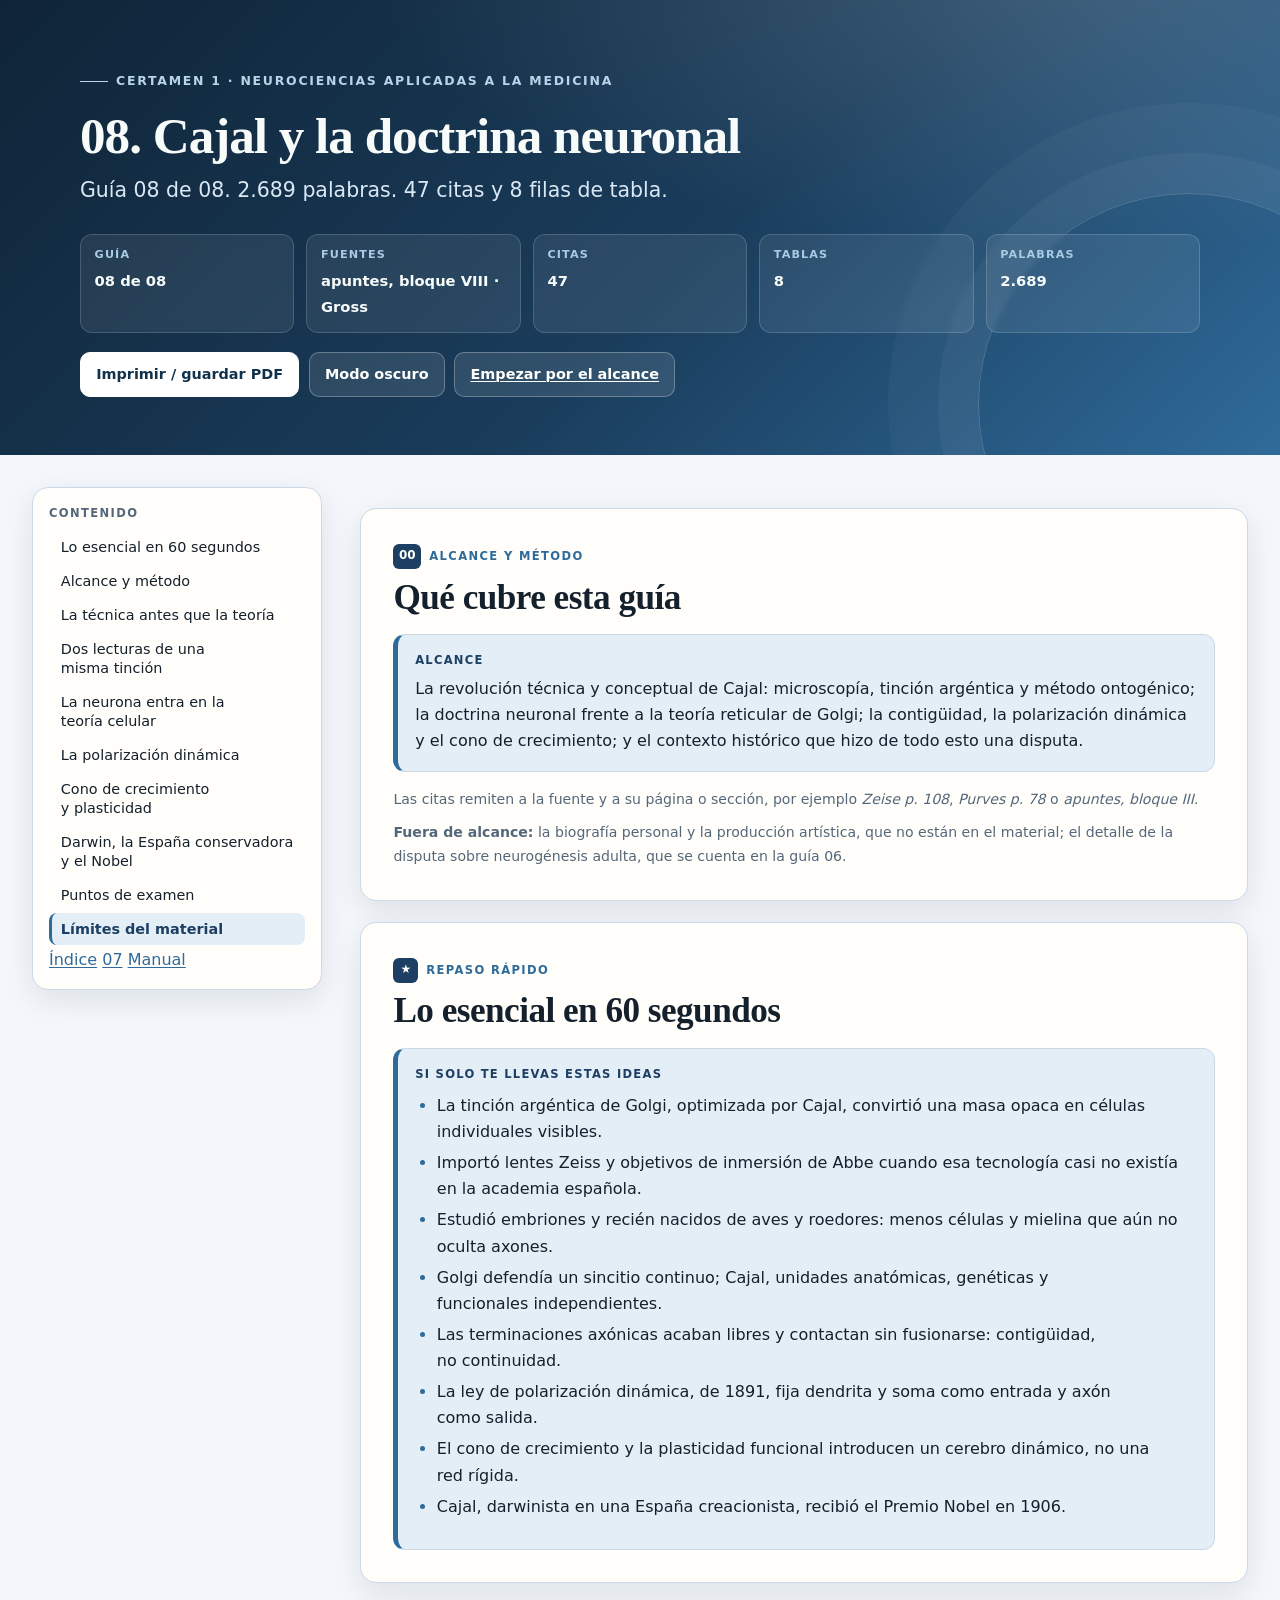
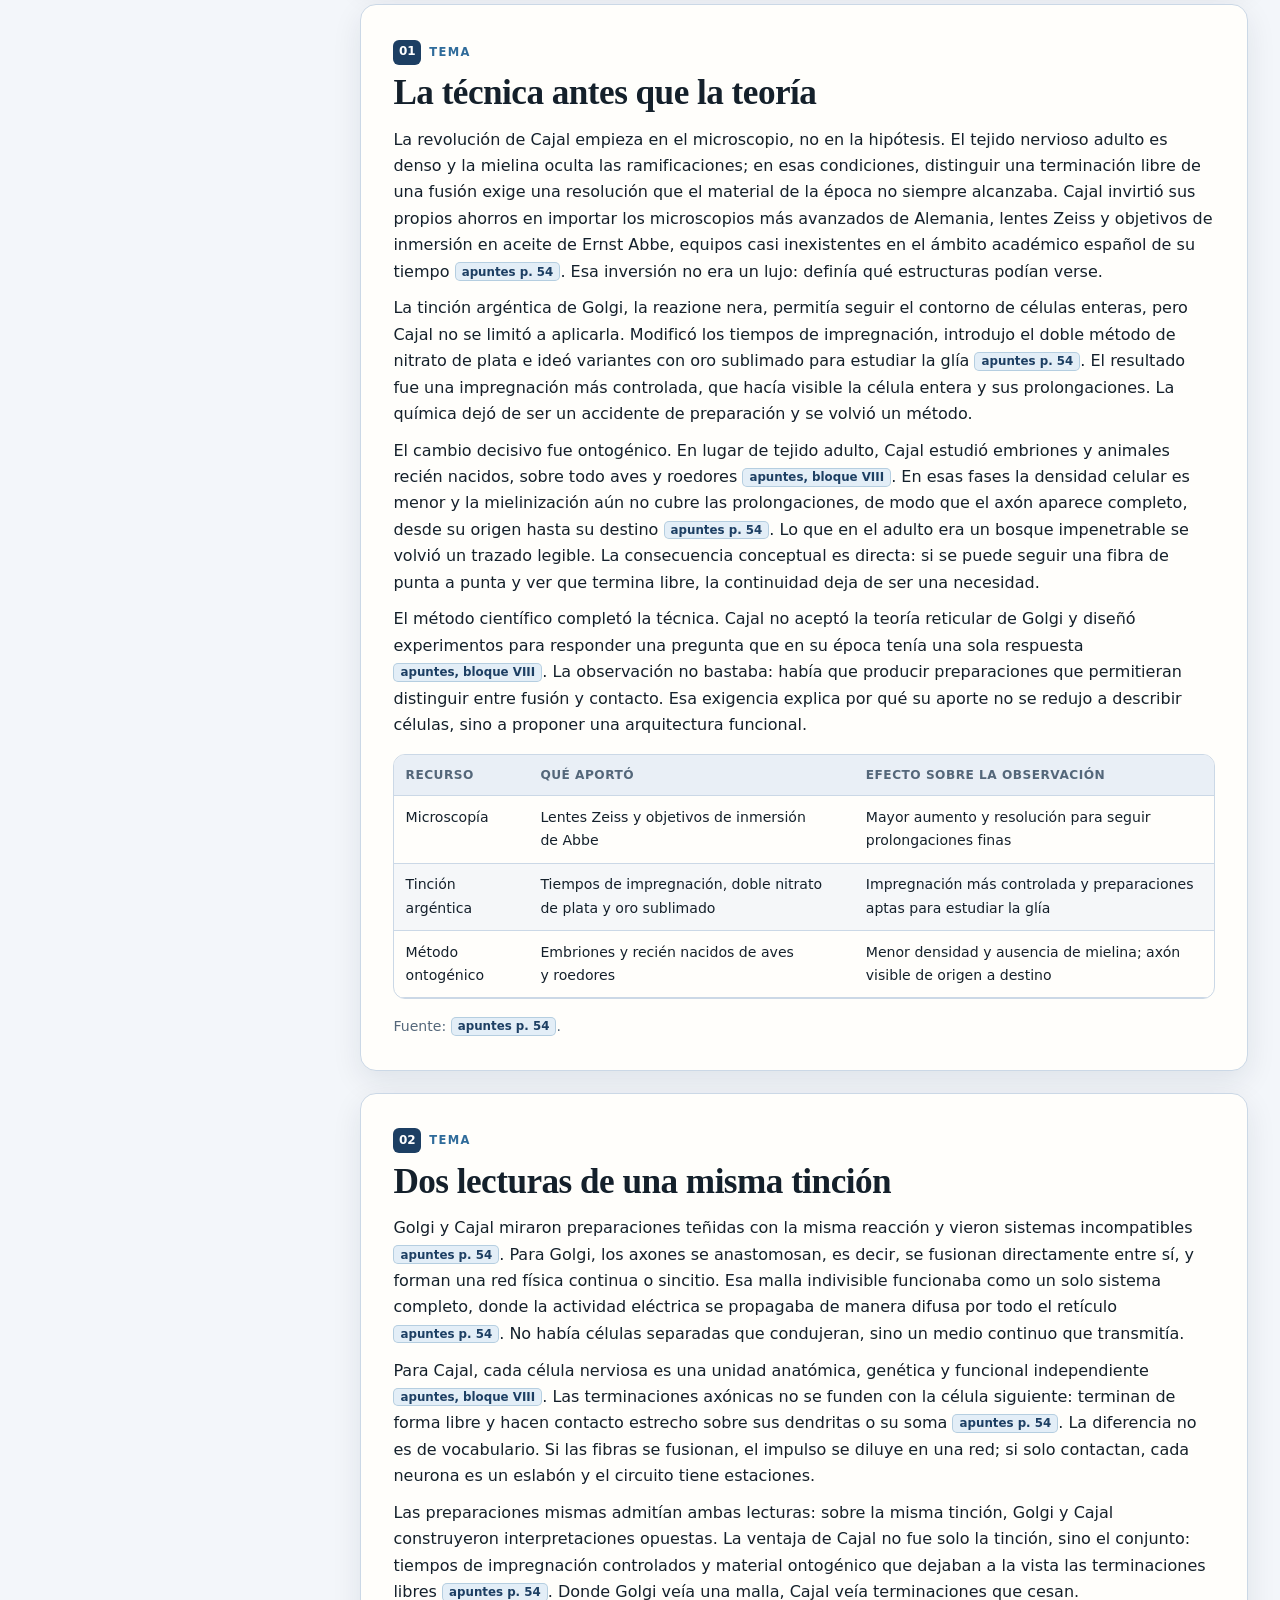
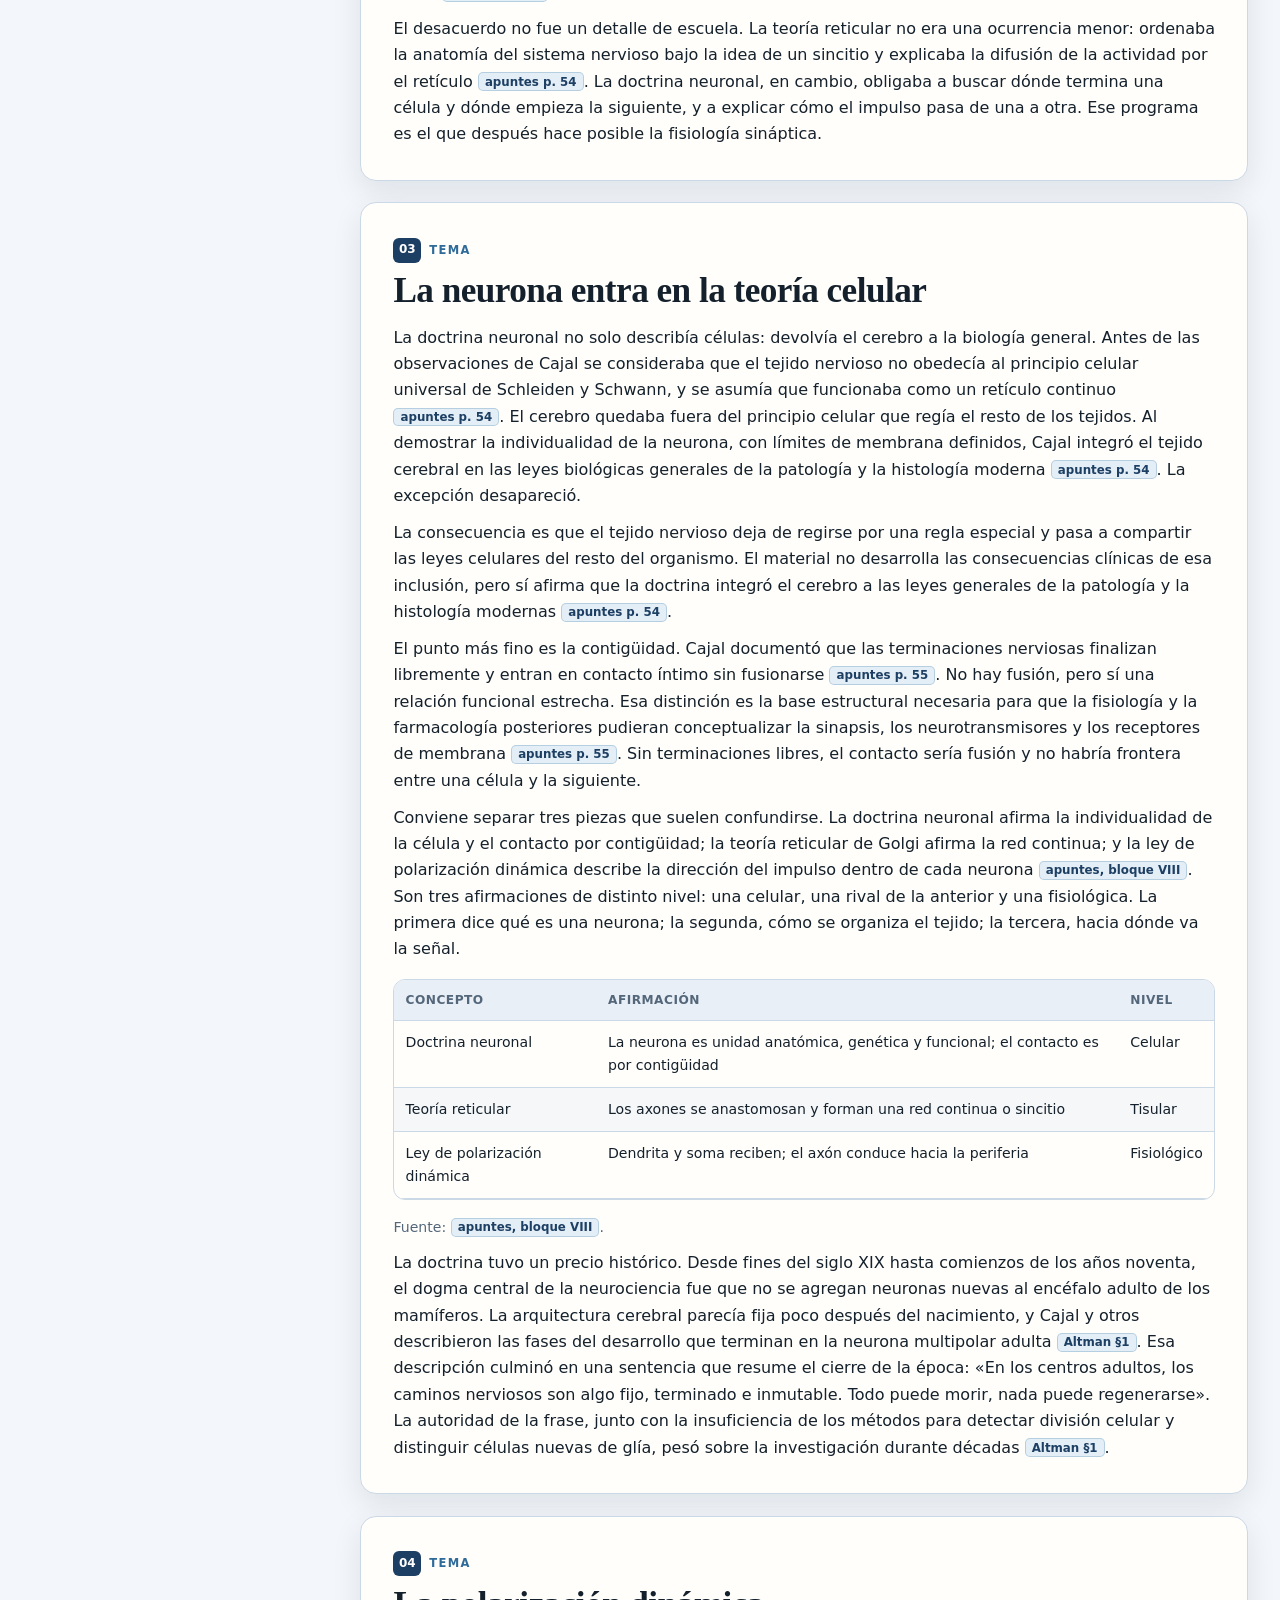
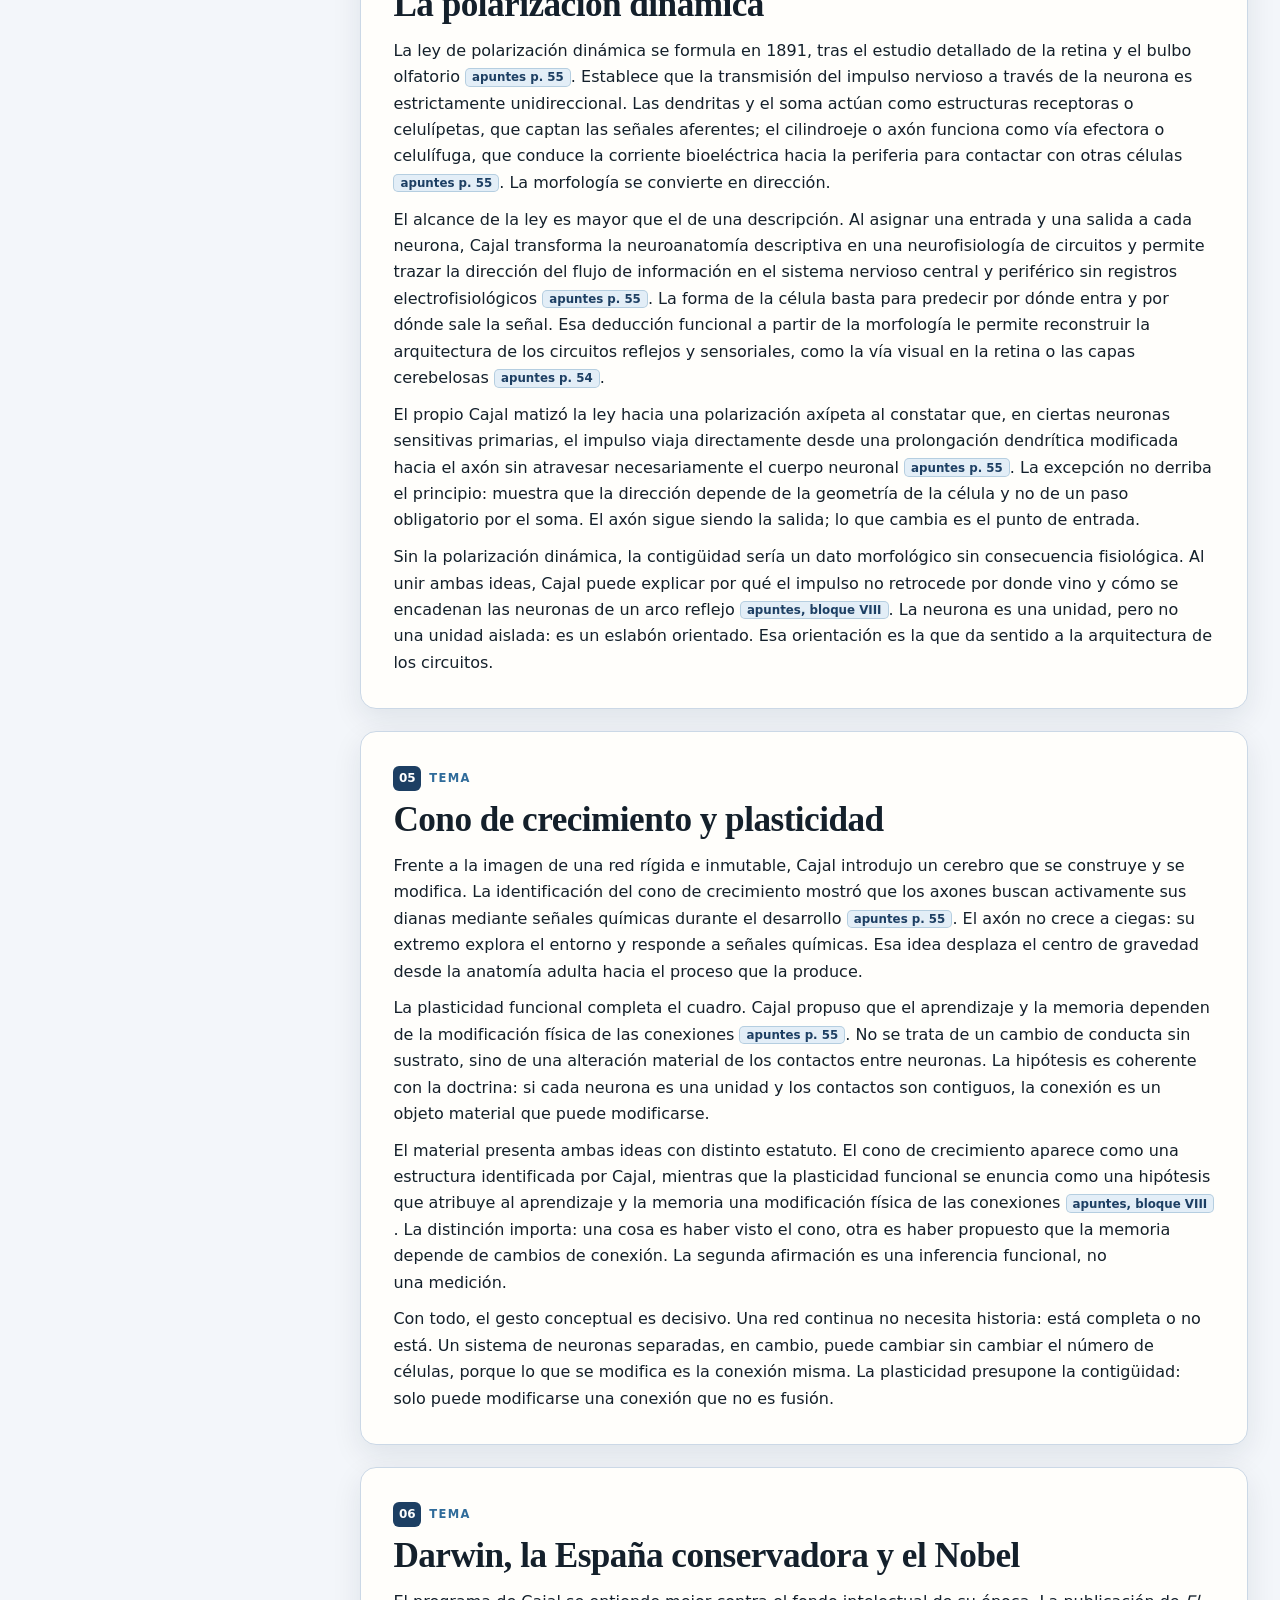
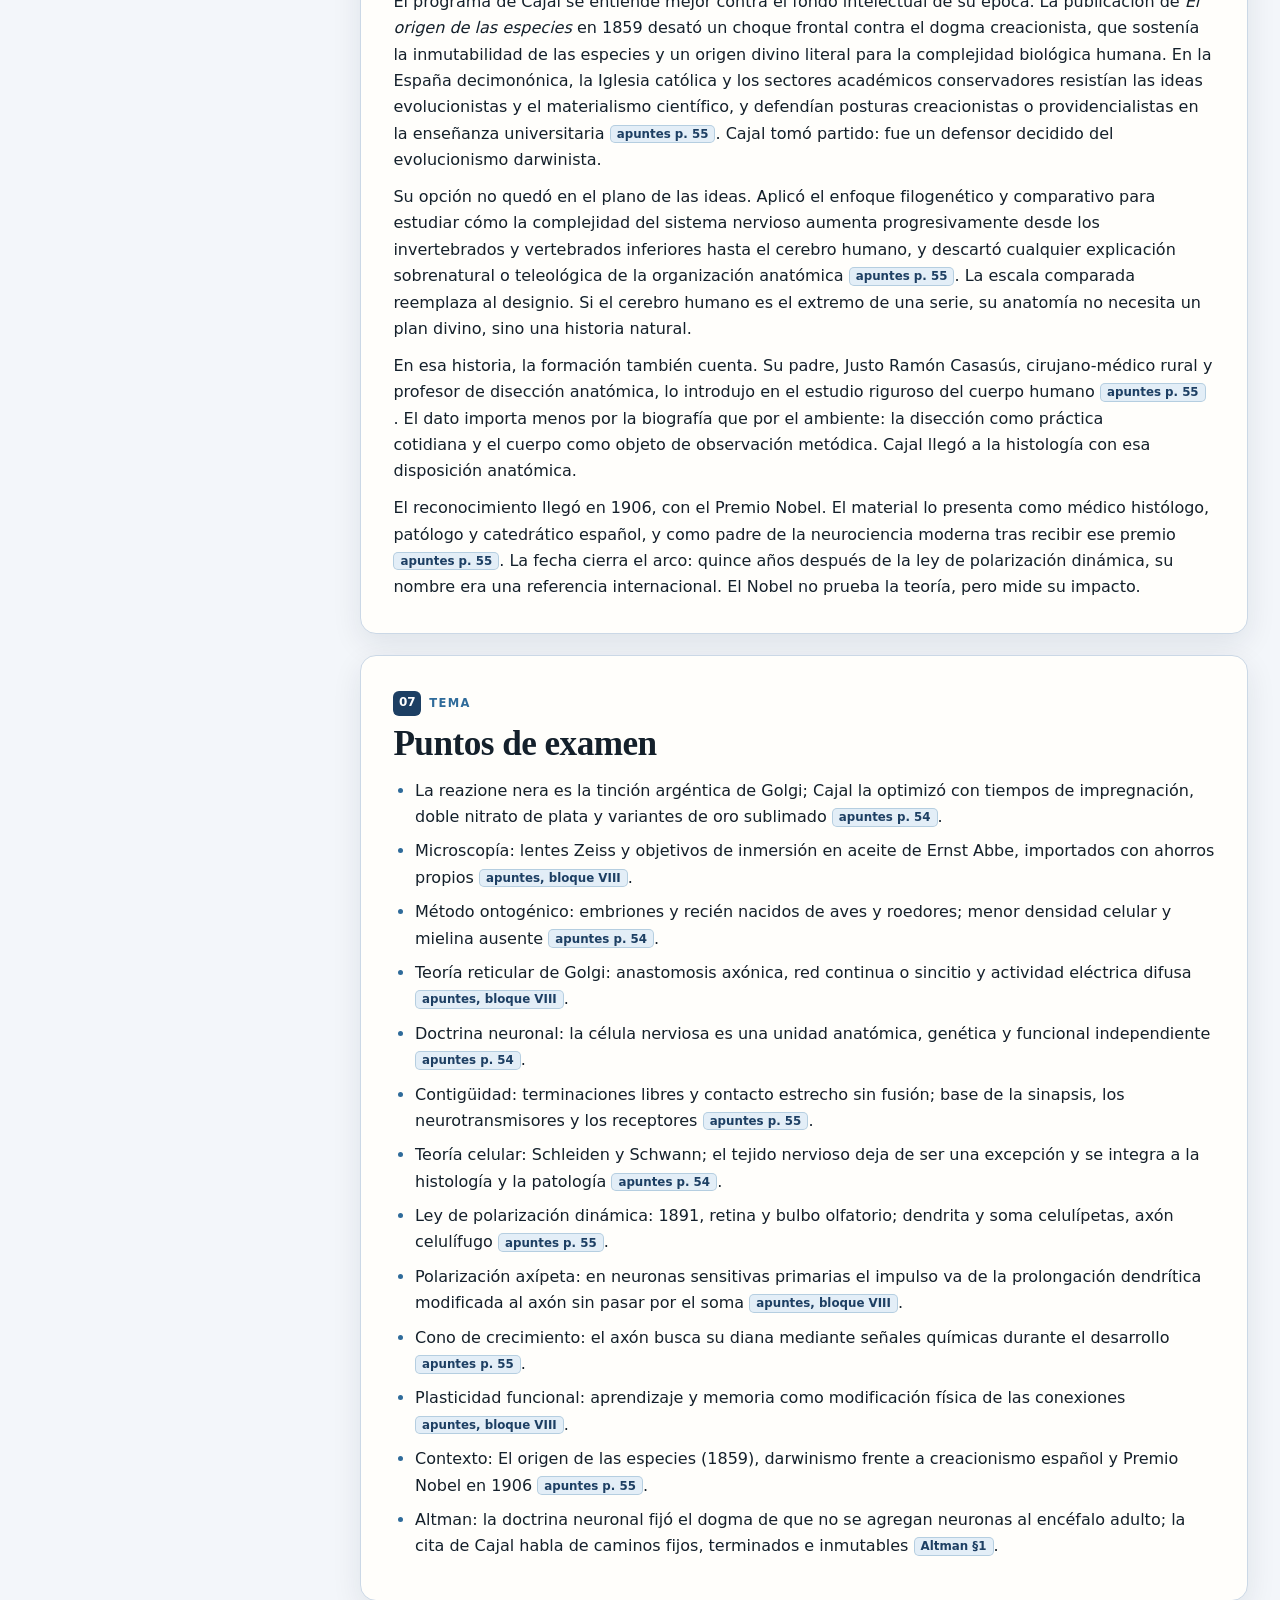
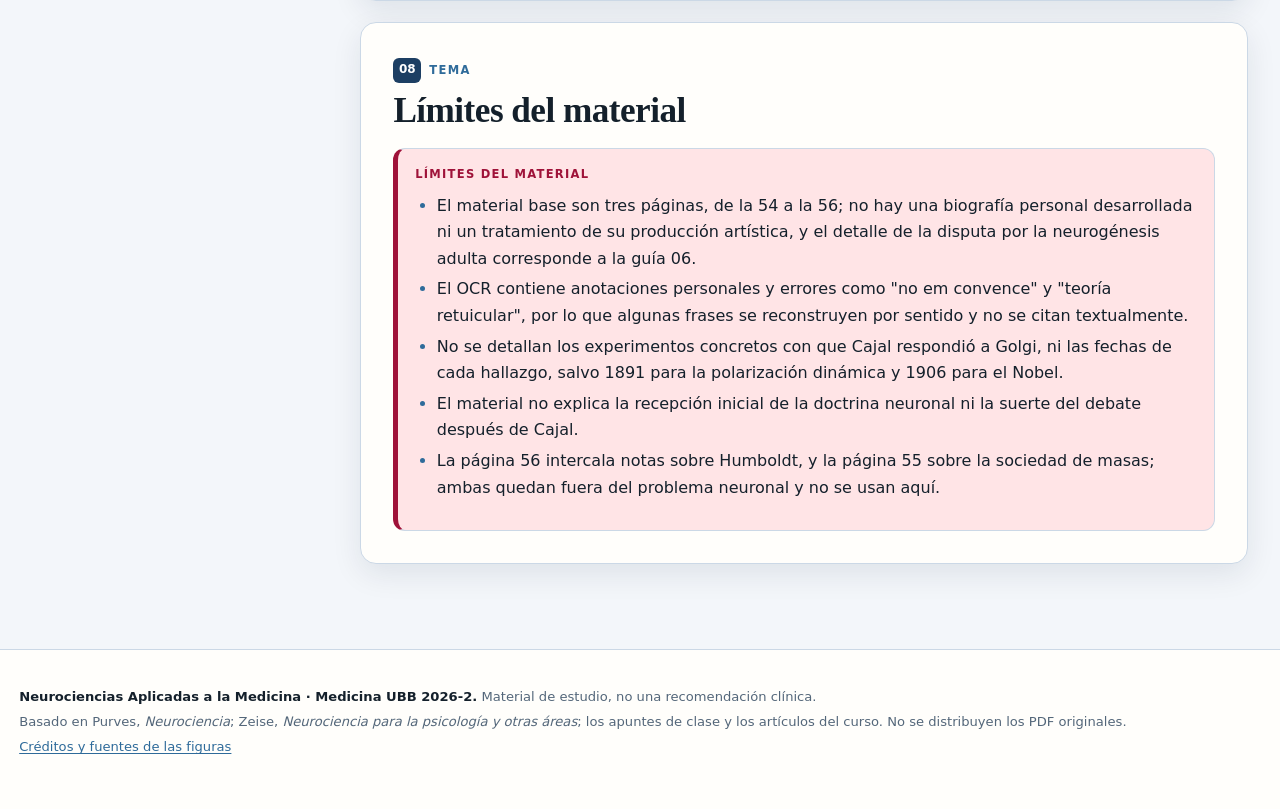
<file: 08_Cajal.html>
<!doctype html>
<html lang="es-CL" data-theme="light">
<head>
<meta charset="utf-8">
<meta name="viewport" content="width=device-width, initial-scale=1">
<title>Cajal y la doctrina neuronal · Neurociencias UBB</title>
<meta name="description" content="Cajal y la doctrina neuronal. Guía de estudio del Certamen 1 de Neurociencias, con citas por fuente.">
<link rel="icon" href="data:image/svg+xml,%3Csvg xmlns='http://www.w3.org/2000/svg' viewBox='0 0 64 64'%3E%3Crect width='64' height='64' rx='14' fill='%231d3f63'/%3E%3Ctext x='32' y='44' font-family='Georgia,serif' font-size='28' fill='%23dbeafe' text-anchor='middle'%3ENe%3C/text%3E%3C/svg%3E">
<meta property="og:title" content="Cajal y la doctrina neuronal · Neurociencias UBB">
<meta property="og:description" content="Cajal y la doctrina neuronal. Guía de estudio del Certamen 1 de Neurociencias, con citas por fuente.">
<meta property="og:type" content="website">
<style>  :root{
    --bg:#f6f4ee;
    --surface:#fffdf8;
    --surface-2:#efeae0;
    --surface-3:#e6dfd1;
    --ink:#1d2a2e;
    --muted:#5d6b70;
    --line:#d8d1c3;
    --brand:#7f1d1d;
    --brand-2:#a33a3a;
    --brand-3:#f7e4e4;
    --accent:#b45309;
    --accent-2:#fef3c7;
    --rose:#9f1239;
    --rose-2:#ffe4e6;
    --blue:#1e3a8a;
    --blue-2:#dbeafe;
    --shadow:0 10px 30px rgba(20,40,40,.08);
    --radius:16px;
    --serif:Georgia,"Iowan Old Style","Palatino Linotype",Palatino,serif;
    --sans:ui-sans-serif,system-ui,-apple-system,"Segoe UI",Roboto,Arial,sans-serif;
  }
  [data-theme="dark"]{
    --bg:#0f1617;
    --surface:#162022;
    --surface-2:#1d2a2c;
    --surface-3:#263638;
    --ink:#e8eeec;
    --muted:#a7b6b2;
    --line:#2c3c3d;
    --brand:#5eead4;
    --brand-2:#2dd4bf;
    --brand-3:#123330;
    --accent:#fbbf24;
    --accent-2:#3a2a0a;
    --rose:#fb7185;
    --rose-2:#3b1119;
    --blue:#93c5fd;
    --blue-2:#12233f;
    --shadow:0 10px 30px rgba(0,0,0,.35);
  }
  *{box-sizing:border-box}
  html{scroll-behavior:smooth}
  body{
    margin:0;
    font-family:var(--sans);
    line-height:1.65;
    color:var(--ink);
    background:var(--bg);
    -webkit-font-smoothing:antialiased;
  }
  a{color:var(--brand-2);text-decoration-thickness:1px;text-underline-offset:2px}
  a:hover{color:var(--brand)}
  :focus-visible{outline:3px solid var(--accent);outline-offset:3px;border-radius:4px}
  .skip-link{
    position:absolute;left:-9999px;top:0;background:var(--surface);color:var(--ink);
    padding:.7rem 1rem;z-index:100;border:1px solid var(--line);border-radius:0 0 10px 0
  }
  .skip-link:focus{left:0}

  /* HERO */
  .hero{
    background:
      radial-gradient(1200px 500px at 85% -10%,rgba(255,255,255,.16),transparent 60%),
      linear-gradient(135deg,#0f2437 0%,#1a3d5c 55%,#2f6b9a 100%);
    color:#f7fbfa;
    padding:clamp(2rem,5vw,4.2rem) clamp(1.2rem,4vw,3rem) clamp(2.4rem,5vw,3.6rem);
    position:relative;
    overflow:hidden;
  }
  .hero::after{
    content:"";position:absolute;right:-120px;bottom:-160px;width:420px;height:420px;
    border:1px solid rgba(255,255,255,.18);border-radius:50%;
    box-shadow:0 0 0 40px rgba(255,255,255,.04),0 0 0 90px rgba(255,255,255,.03);
    pointer-events:none;
  }
  .hero-inner{max-width:1120px;margin:0 auto;position:relative;z-index:1}
  .eyebrow{
    display:inline-flex;align-items:center;gap:.5rem;
    font-size:.78rem;letter-spacing:.14em;text-transform:uppercase;
    color:#b9d3e8;font-weight:700;margin:0 0 1rem
  }
  .eyebrow::before{content:"";width:28px;height:1px;background:#b9d3e8;display:inline-block}
  .hero h1{
    font-family:var(--serif);
    font-size:clamp(1.9rem,4.2vw,3.2rem);
    line-height:1.08;
    margin:0 0 .7rem;
    letter-spacing:-.02em;
    max-width:26ch;
    text-wrap:balance;
  }
  .hero .lede{
    font-size:clamp(1.02rem,2vw,1.28rem);
    max-width:70ch;color:#d9e8f4;margin:.4rem 0 1.6rem
  }
  .hero .lede em{color:#fff}
  .meta-grid{
    display:grid;grid-template-columns:repeat(auto-fit,minmax(168px,1fr));
    gap:.75rem;margin:1.6rem 0 1.2rem;max-width:1120px
  }
  .meta-grid div{
    background:rgba(255,255,255,.08);
    border:1px solid rgba(255,255,255,.16);
    border-radius:12px;padding:.7rem .85rem;backdrop-filter:blur(3px)
  }
  .meta-grid span{
    display:block;font-size:.7rem;letter-spacing:.1em;text-transform:uppercase;
    color:#a9cbe4;font-weight:700;margin-bottom:.2rem
  }
  .meta-grid strong{font-size:.92rem;font-weight:600;color:#f7fbfa;line-height:1.35}
  .hero-actions{display:flex;flex-wrap:wrap;gap:.6rem;margin-top:1.1rem}
  .btn{
    appearance:none;border:1px solid rgba(255,255,255,.28);
    background:rgba(255,255,255,.10);color:#fff;
    padding:.62rem .95rem;border-radius:10px;font:inherit;font-size:.9rem;font-weight:650;
    cursor:pointer;transition:background .15s ease,transform .15s ease
  }
  .btn:hover{background:rgba(255,255,255,.2);transform:translateY(-1px)}
  .btn.primary{background:#fff;color:#10324c;border-color:#fff}
  .btn.primary:hover{background:#eaf4fb}

  /* LAYOUT */
  .shell{
    max-width:1420px;margin:0 auto;
    display:grid;grid-template-columns:290px minmax(0,1fr);
    gap:clamp(1rem,3vw,2.4rem);
    padding:2rem clamp(1rem,3vw,2rem) 4rem;
    align-items:start;
  }
  .sidebar{
    position:sticky;top:1rem;align-self:start;
    max-height:calc(100vh - 2rem);overflow:auto;
    background:var(--surface);border:1px solid var(--line);
    border-radius:var(--radius);padding:1rem;
    box-shadow:var(--shadow);
    scrollbar-width:thin;
  }
  .sidebar h2{
    font-family:var(--sans);font-size:.72rem;letter-spacing:.12em;text-transform:uppercase;
    color:var(--muted);margin:.2rem 0 .7rem
  }
  .toc{list-style:none;margin:0;padding:0;font-size:.9rem}
  .toc li{margin:.12rem 0}
  .toc a{
    display:block;padding:.42rem .55rem;border-radius:8px;color:var(--ink);
    text-decoration:none;border-left:3px solid transparent;line-height:1.3
  }
  .toc a:hover{background:var(--surface-2)}
  .toc a.active{background:var(--brand-3);border-left-color:var(--brand-2);font-weight:700;color:var(--brand)}
  .toc .figs{
    margin-top:.9rem;padding-top:.8rem;border-top:1px solid var(--line);
    display:flex;flex-wrap:wrap;gap:.35rem;align-items:center;font-size:.82rem;color:var(--muted)
  }
  .toc .figs a{
    display:inline-flex;align-items:center;justify-content:center;
    min-width:1.7rem;height:1.7rem;border:1px solid var(--line);border-radius:7px;
    padding:0 .45rem;background:var(--surface-2);font-weight:700;color:var(--brand)
  }
  main{min-width:0}
  .card{
    background:var(--surface);border:1px solid var(--line);border-radius:var(--radius);
    padding:clamp(1.1rem,2.6vw,2rem);box-shadow:var(--shadow);margin:1.35rem 0;
    scroll-margin-top:1rem;
  }
  .card > :first-child{margin-top:0}
  .card > :last-child{margin-bottom:0}
  .section-kicker{
    display:inline-flex;align-items:center;gap:.5rem;
    font-size:.72rem;letter-spacing:.12em;text-transform:uppercase;
    color:var(--brand-2);font-weight:800;margin-bottom:.45rem
  }
  .section-kicker .n{
    display:inline-flex;align-items:center;justify-content:center;
    min-width:1.55rem;height:1.55rem;padding:0 .35rem;border-radius:6px;
    background:var(--brand);color:#fff;font-size:.75rem;letter-spacing:0
  }
  h2{
    font-family:var(--serif);font-size:clamp(1.55rem,3.2vw,2.2rem);
    line-height:1.15;margin:.1rem 0 .8rem;letter-spacing:-.015em;text-wrap:balance
  }
  h3{font-family:var(--serif);font-size:clamp(1.18rem,2.2vw,1.45rem);line-height:1.25;margin:1.6rem 0 .55rem}
  h4{font-size:1rem;margin:1.2rem 0 .4rem;letter-spacing:.01em}
  p{margin:.65rem 0}
  ul,ol{margin:.55rem 0 .8rem;padding-left:1.35rem}
  li{margin:.28rem 0}
  li::marker{color:var(--brand-2)}
  strong{font-weight:750}
  em{font-style:italic}
  .cite{
    display:inline-block;font-size:.74rem;font-weight:700;line-height:1.2;
    color:var(--brand);background:var(--brand-3);
    border:1px solid color-mix(in srgb,var(--brand-2) 25%,transparent);
    padding:.08rem .38rem;border-radius:5px;white-space:nowrap;vertical-align:.08em
  }
  .small{font-size:.88rem;color:var(--muted)}
  .th-abbr{display:none}
  .muted{color:var(--muted)}

  /* CALLOUTS */
  .keybox,.databox,.warnbox,.quotebox{
    border-radius:12px;padding:1rem 1.05rem;margin:1rem 0;border:1px solid var(--line)
  }
  .keybox{background:var(--brand-3);border-left:5px solid var(--brand-2)}
  .databox{background:var(--accent-2);border-left:5px solid var(--accent)}
  .warnbox{background:var(--rose-2);border-left:5px solid var(--rose)}
  .quotebox{background:var(--surface-2);border-left:5px solid var(--blue);font-family:var(--serif);font-size:1.05rem}
  .box-title{
    display:block;font-family:var(--sans);font-size:.72rem;letter-spacing:.11em;
    text-transform:uppercase;font-weight:800;margin-bottom:.35rem
  }
  .keybox .box-title{color:var(--brand)}
  .databox .box-title{color:var(--accent)}
  .warnbox .box-title{color:var(--rose)}
  .quotebox .box-title{color:var(--blue)}

  /* GRIDS */
  .grid-2{display:grid;grid-template-columns:repeat(auto-fit,minmax(260px,1fr));gap:1rem;margin:1rem 0}
  .grid-3{display:grid;grid-template-columns:repeat(auto-fit,minmax(185px,1fr));gap:.85rem;margin:1rem 0}
  .stat{
    background:var(--surface-2);border:1px solid var(--line);border-radius:12px;
    padding:.9rem 1rem
  }
  .stat b{display:block;font-family:var(--serif);font-size:1.65rem;line-height:1.1;color:var(--brand)}
  .stat span{display:block;font-size:.82rem;color:var(--muted);margin-top:.25rem}
  .mini-card{
    background:var(--surface-2);border:1px solid var(--line);border-radius:12px;padding:.9rem 1rem
  }
  .mini-card h4{margin:.05rem 0 .35rem;font-size:.98rem}
  .mini-card p,.mini-card ul{font-size:.9rem;margin:.35rem 0}
  .tag{
    display:inline-block;font-size:.72rem;font-weight:800;letter-spacing:.04em;
    padding:.15rem .5rem;border-radius:999px;background:var(--brand-3);color:var(--brand);
    border:1px solid color-mix(in srgb,var(--brand-2) 25%,transparent)
  }
  .tag.amber{background:var(--accent-2);color:var(--accent);border-color:color-mix(in srgb,var(--accent) 25%,transparent)}
  .tag.rose{background:var(--rose-2);color:var(--rose);border-color:color-mix(in srgb,var(--rose) 25%,transparent)}

  /* TABLES */
  .table-wrap{
    overflow-x:auto;border:1px solid var(--line);border-radius:12px;margin:1rem 0;
    background:var(--surface);-webkit-overflow-scrolling:touch
  }
  table{width:100%;border-collapse:collapse;font-size:.88rem;min-width:720px}
  caption{
    caption-side:top;text-align:left;padding:.8rem .9rem .2rem;
    font-size:.82rem;color:var(--muted);font-weight:600
  }
  th,td{padding:.62rem .7rem;border-bottom:1px solid var(--line);vertical-align:top;text-align:left}
  th{
    background:var(--surface-2);font-size:.76rem;letter-spacing:.04em;text-transform:uppercase;
    color:var(--muted);font-weight:800;position:sticky;top:0;z-index:1
  }
  tbody tr:nth-child(even) td{background:color-mix(in srgb,var(--surface-2) 45%,var(--surface))}
  tbody tr:hover td{background:var(--brand-3)}
  td.nw{white-space:nowrap}
  .t1{min-width:1180px;font-size:.8rem}
  .t1 th,.t1 td{padding:.5rem .55rem}
  .t1 td:first-child{font-weight:650}

  /* FIGURES */
  figure.diagram{
    margin:1.25rem 0;background:#fbfaf6;border:1px solid #d8d1c3;border-radius:14px;
    padding:1rem;color:#1d2a2e;box-shadow:0 4px 16px rgba(20,40,40,.05)
  }
  figure.diagram svg{display:block;width:100%;height:auto}
  figure.diagram figcaption{font-size:.86rem;color:#5d6b70;margin:.75rem .15rem 0;line-height:1.5}
  figure.diagram figcaption b{color:#1d2a2e}
  .fig-label{
    display:inline-block;font-size:.72rem;letter-spacing:.1em;text-transform:uppercase;
    font-weight:800;color:#1d3f63;background:#e3eef7;border:1px solid #a9cbe4;
    padding:.15rem .5rem;border-radius:999px;margin-bottom:.6rem
  }

  /* DETAILS Q&A */
  details.qa{
    border:1px solid var(--line);border-radius:12px;background:var(--surface-2);
    padding:.2rem .9rem;margin:.55rem 0
  }
  details.qa summary{
    cursor:pointer;font-weight:700;padding:.65rem 0;list-style:none;
    display:flex;gap:.55rem;align-items:flex-start
  }
  details.qa summary::-webkit-details-marker{display:none}
  details.qa summary::before{
    content:"+";flex:0 0 auto;display:inline-flex;align-items:center;justify-content:center;
    width:1.35rem;height:1.35rem;border-radius:6px;background:var(--brand);color:#fff;
    font-weight:800;font-size:.95rem;line-height:1;margin-top:.1rem
  }
  details.qa[open] summary::before{content:"−"}
  details.qa .answer{padding:.1rem 0 .9rem 1.95rem;font-size:.94rem}
  details.qa .answer p:first-child{margin-top:0}
  .qa-tools{display:flex;gap:.5rem;flex-wrap:wrap;margin:.7rem 0 1rem}
  .qa-tools button{
    font:inherit;font-size:.82rem;font-weight:700;cursor:pointer;
    background:var(--surface);color:var(--ink);border:1px solid var(--line);
    padding:.4rem .65rem;border-radius:8px
  }
  .qa-tools button:hover{background:var(--brand-3);border-color:var(--brand-2)}

  /* CHECKLIST */
  .checklist{list-style:none;padding-left:0}
  .checklist li{padding-left:1.7rem;position:relative;margin:.45rem 0}
  .checklist li::before{
    content:"✓";position:absolute;left:0;top:.05rem;color:var(--brand-2);font-weight:900
  }

  /* FOOTER */
  footer{
    border-top:1px solid var(--line);background:var(--surface);
    padding:2rem clamp(1rem,4vw,3rem);color:var(--muted);font-size:.86rem
  }
  footer .foot-inner{max-width:1120px;margin:0 auto;display:flex;gap:1rem;flex-wrap:wrap;justify-content:space-between}
  footer strong{color:var(--ink)}

  @media (max-width:980px){
    .shell{grid-template-columns:1fr;padding-top:1.2rem}
    .sidebar{position:static;max-height:none;order:-1}
    .toc{display:grid;grid-template-columns:repeat(auto-fit,minmax(220px,1fr));gap:.1rem}
  }
  @media (max-width:560px){
    .hero h1{max-width:none}
    .meta-grid{grid-template-columns:1fr}
    .card{padding:1rem}
    table{font-size:.82rem}
  }
  @media print{
    :root{--bg:#fff;--surface:#fff;--surface-2:#f3f3f3;--surface-3:#eee;--ink:#111;--muted:#444;--line:#bbb;--shadow:none}
    @page{margin:12mm}
    body{background:#fff;font-size:10.5pt}
    .table-wrap{overflow:visible!important;border:none!important}
    table{min-width:0!important;width:100%!important;font-size:6.4pt!important;table-layout:fixed}
    .t1{min-width:0!important;font-size:6.4pt!important}
    .t1 th:nth-child(1){width:13%}
    .t1 th:nth-child(2){width:6%}
    .t1 th:nth-child(3){width:11%}
    .t1 th:nth-child(4){width:11%}
    .t1 th:nth-child(5){width:7%}
    .t1 th:nth-child(6){width:6%}
    .t1 th:nth-child(7){width:17%}
    .t1 th:nth-child(8){width:18%}
    .t1 th:nth-child(9){width:7%}
    th,td{padding:.2rem .2rem!important;word-break:normal;overflow-wrap:anywhere;hyphens:auto}
    th{position:static!important;word-break:normal!important;overflow-wrap:normal!important;hyphens:none!important}
    thead{display:table-header-group}
    .hero{background:#fff;color:#111;padding:0 0 1rem;border-bottom:2px solid #111}
    .hero .lede,.meta-grid span{color:#333}
    .meta-grid div{background:#f4f4f4;border-color:#ccc}
    .meta-grid strong{color:#111}
    .hero-actions,.sidebar,.skip-link,.qa-tools{display:none!important}
    .shell{display:block;max-width:none;padding:0}
    .card{box-shadow:none;border:1px solid #ccc;break-inside:avoid;page-break-inside:avoid}
    h2,h3{break-after:avoid}
    figure.diagram,.table-wrap,details.qa{break-inside:avoid;page-break-inside:avoid}
    .th-full{display:none}
    .th-abbr{display:inline}
    a{color:#111;text-decoration:none}
  }
  p,li,td,figcaption{text-wrap:pretty}
  blockquote{
    margin:1.1rem 0;padding:.9rem 1.1rem;background:var(--surface-2);
    border-left:4px solid var(--brand-2);border-radius:0 12px 12px 0;color:var(--ink)
  }
  blockquote p{margin:.4rem 0}
  .guide-grid{display:grid;grid-template-columns:repeat(auto-fit,minmax(280px,1fr));gap:1rem;margin:1.2rem 0}
  .guide-grid a{display:block;text-decoration:none;color:inherit;background:var(--surface);
    border:1px solid var(--line);border-radius:var(--radius);padding:1rem 1.1rem;box-shadow:var(--shadow);
    transition:transform .15s ease,border-color .15s ease}
  .guide-grid a:hover{transform:translateY(-2px);border-color:var(--brand-2)}
  .guide-grid a:focus-visible{outline:3px solid var(--accent);outline-offset:3px}
  .guide-grid .gn{font-family:var(--serif);font-size:1.6rem;color:var(--brand-2);line-height:1}
  .guide-grid h3{margin:.3rem 0 .4rem;font-size:1.05rem;font-family:var(--sans);font-weight:700;color:var(--ink)}
  .guide-grid p{margin:0;font-size:.9rem;color:var(--muted)}
  .badges{display:flex;flex-wrap:wrap;gap:.4rem;margin-top:.7rem}
  .badges span{font-size:.72rem;font-weight:700;letter-spacing:.03em;background:var(--brand-3);
    color:var(--brand);border-radius:999px;padding:.18rem .55rem}
  caption{caption-side:top;text-align:left;font-size:.82rem;font-weight:700;color:var(--muted);padding:.2rem .2rem .5rem}

/* ===== Neurociencias: azul profundo y ámbar sobre el sistema visual de Semio C3 ===== */
:root{
  --bg:#f3f6fa;
  --surface:#fffefb;
  --surface-2:#e9eff6;
  --surface-3:#dae4ef;
  --ink:#14202b;
  --muted:#54677a;
  --line:#cbd8e6;
  --brand:#1d3f63;
  --brand-2:#2f6b9a;
  --brand-3:#e3eef7;
  --accent:#b45309;
  --accent-2:#fef3c7;
  --rose:#9f1239;
  --rose-2:#ffe4e6;
  --blue:#1e3a8a;
  --blue-2:#dbeafe;
  --shadow:0 10px 30px rgba(16,36,56,.09);
}
[data-theme="dark"]{
  --bg:#0e141a;
  --surface:#151e26;
  --surface-2:#1c2833;
  --surface-3:#26333f;
  --ink:#e9f1f7;
  --muted:#a4b6c6;
  --line:#2b3a47;
  --brand:#7dd3fc;
  --brand-2:#38bdf8;
  --brand-3:#0d2a3c;
  --accent:#fbbf24;
  --accent-2:#3a2a0a;
  --rose:#fb7185;
  --rose-2:#3b1119;
  --blue:#93c5fd;
  --blue-2:#12233f;
  --shadow:0 10px 30px rgba(0,0,0,.42);
}
.site-footer{
  max-width:1280px;margin:0 auto;padding:2rem 1.2rem 3rem;
  color:var(--muted);font-size:.82rem;line-height:1.6;
  border-top:1px solid var(--line);
}
.site-footer p{margin:.25rem 0}
.table-source{margin-top:.4rem}
.exam-list li{margin:.5rem 0}
.cert-grid{display:grid;grid-template-columns:repeat(auto-fit,minmax(320px,1fr));gap:1.2rem;margin:1.4rem 0}
.cert-card{display:block;background:var(--surface);border:1px solid var(--line);border-radius:var(--radius);padding:1.5rem;text-decoration:none;color:inherit;box-shadow:var(--shadow);transition:transform .15s ease,border-color .15s ease}
.cert-card:hover{transform:translateY(-2px);border-color:var(--brand-2)}
.cert-card h3{margin:.2rem 0 .6rem;font-size:1.45rem}
.cert-card p{color:var(--muted);margin:.4rem 0 1rem}
.cert-card .big{font-family:var(--serif);font-size:2.6rem;color:var(--brand);line-height:1}

/* ===== Figuras de Robbins ===== */
.fig{
  margin:1.8rem 0;padding:1rem;background:var(--surface);
  border:1px solid var(--line);border-radius:var(--radius);box-shadow:var(--shadow);
}
.fig-open{
  display:block;background:#fff;border-radius:calc(var(--radius) - 4px);
  overflow:hidden;cursor:zoom-in;line-height:0;text-align:center;
}
.fig-open img{display:block;width:auto;max-width:100%;height:auto;margin:0 auto}
.fig figcaption{margin-top:.85rem;font-size:.9rem;line-height:1.55;color:var(--ink)}
.fig figcaption strong{color:var(--brand)}
.fig-source{display:block;margin-top:.35rem;font-size:.78rem;color:var(--muted);line-height:1.45}
.fig-source a{color:var(--brand);font-weight:600}
.fig-grid{
  display:grid;grid-template-columns:repeat(auto-fill,minmax(160px,1fr));
  gap:.8rem;margin-top:1rem;
}
.fig-thumb{
  display:flex;flex-direction:column;gap:.35rem;text-decoration:none;
  color:var(--muted);font-size:.78rem;background:#fff;border:1px solid var(--line);
  border-radius:calc(var(--radius) - 4px);padding:.4rem;
  transition:border-color .15s ease,transform .15s ease;
}
.fig-thumb:hover{border-color:var(--brand-2);transform:translateY(-1px)}
.fig-thumb img{width:100%;height:120px;object-fit:contain;background:#fff}
.fig-thumb span{text-align:center;font-weight:700;color:var(--brand)}
.fig-dialog{
  position:fixed;inset:0;margin:auto;width:fit-content;height:fit-content;
  max-width:min(96vw,1500px);max-height:92dvh;overflow:auto;overscroll-behavior:contain;
  background:var(--surface);color:var(--ink);border:1px solid var(--line);
  border-radius:var(--radius);padding:1rem;box-shadow:0 20px 60px rgba(0,0,0,.45);
}
.fig-dialog::backdrop{background:rgba(10,18,26,.84)}
.fig-dialog img{
  display:block;max-width:min(94vw,1400px);max-height:80vh;width:auto;height:auto;
  margin:0 auto;background:#fff;
}
.fig-dialog p{margin:.8rem 0 0;color:var(--muted);font-size:.9rem;line-height:1.5}
.fig-dialog-close{
  position:absolute;top:.6rem;right:.6rem;z-index:2;
  background:var(--brand);color:#fff;border:0;border-radius:999px;
  padding:.3rem .8rem;font:inherit;font-size:.8rem;font-weight:700;cursor:pointer;
}
@media(max-width:600px){
  .fig{padding:.6rem;margin:1.2rem 0}
  .fig-grid{grid-template-columns:repeat(2,1fr)}
  .fig-thumb img{height:90px}
}
@media print{
  .fig{break-inside:avoid;box-shadow:none;border:1px solid #ccc;padding:.4rem}
  .fig-open{cursor:default}
  .fig-open img{max-height:9.5cm;width:auto;margin:0 auto}
  .fig-grid,.fig-dialog{display:none!important}
  .fig-source a{color:#333}
}
</style>
</head>
<body>
<a class="skip-link" href="#contenido">Saltar al contenido</a>

<header class="hero">
  <div class="hero-inner">
    <p class="eyebrow">Certamen 1 · Neurociencias Aplicadas a la Medicina</p>
    <h1>08. Cajal y la doctrina neuronal</h1>
    <p class="lede">Guía 08 de 08. 2.689 palabras. 47 citas y 8 filas de tabla.</p>
    <div class="meta-grid"><div><span>Guía</span><strong>08 de 08</strong></div><div><span>Fuentes</span><strong>apuntes, bloque VIII · Gross</strong></div><div><span>Citas</span><strong>47</strong></div><div><span>Tablas</span><strong>8</strong></div><div><span>Palabras</span><strong>2.689</strong></div></div>
    <div class="hero-actions">
      <button class="btn primary" id="printBtn" type="button">Imprimir / guardar PDF</button>
      <button class="btn" id="themeBtn" type="button" aria-pressed="false">Modo oscuro</button>
      <a class="btn" href="#alcance">Empezar por el alcance</a>
    </div>
  </div>
</header>

<div class="shell">
  <aside class="sidebar" aria-label="Índice de la guía">
    <h2>Contenido</h2>
    <nav>
      <ul class="toc">
        <li><a href="#esencial">Lo esencial en 60 segundos</a></li>
        <li><a href="#alcance">Alcance y método</a></li>
        <li><a href="#sec-01-la-tecnica-antes-que-la-teoria">La técnica antes que la teoría</a></li>
        <li><a href="#sec-02-dos-lecturas-de-una-misma-tincion">Dos lecturas de una misma tinción</a></li>
        <li><a href="#sec-03-la-neurona-entra-en-la-teoria-celular">La neurona entra en la teoría celular</a></li>
        <li><a href="#sec-04-la-polarizacion-dinamica">La polarización dinámica</a></li>
        <li><a href="#sec-05-cono-de-crecimiento-y-plasticidad">Cono de crecimiento y plasticidad</a></li>
        <li><a href="#sec-06-darwin-la-espana-conservadora-y-el-nobel">Darwin, la España conservadora y el Nobel</a></li>
        <li><a href="#sec-07-puntos-de-examen">Puntos de examen</a></li>
        <li><a href="#sec-08-limites-del-material">Límites del material</a></li>
      </ul>
      <div class="figs">
<a href="index.html" title="Índice del certamen">Índice</a>
        <a href="07_Falla_Demencias_Priones.html" title="Falla: demencias, neurodegeneración y priones">07</a>
        <a href="manual.html" title="Manual del Certamen 1">Manual</a>
      </div>
    </nav>
  </aside>

  <main id="contenido">
<section id="alcance" class="card"><div class="section-kicker"><span class="n">00</span> Alcance y método</div><h2>Qué cubre esta guía</h2><div class="keybox"><span class="box-title">Alcance</span>La revolución técnica y conceptual de Cajal: microscopía, tinción argéntica y método ontogénico; la doctrina neuronal frente a la teoría reticular de Golgi; la contigüidad, la polarización dinámica y el cono de crecimiento; y el contexto histórico que hizo de todo esto una disputa.</div><p class="small">Las citas remiten a la fuente y a su página o sección, por ejemplo <em>Zeise p. 108</em>, <em>Purves p. 78</em> o <em>apuntes, bloque III</em>.</p><p class="small"><strong>Fuera de alcance:</strong> la biografía personal y la producción artística, que no están en el material; el detalle de la disputa sobre neurogénesis adulta, que se cuenta en la guía 06.</p></section><section id="esencial" class="card"><div class="section-kicker"><span class="n">★</span> Repaso rápido</div><h2>Lo esencial en 60 segundos</h2><div class="keybox"><span class="box-title">Si solo te llevas estas ideas</span><ul>
<li>La tinción argéntica de Golgi, optimizada por Cajal, convirtió una masa opaca en células individuales visibles.</li>
<li>Importó lentes Zeiss y objetivos de inmersión de Abbe cuando esa tecnología casi no existía en la academia española.</li>
<li>Estudió embriones y recién nacidos de aves y roedores: menos células y mielina que aún no oculta axones.</li>
<li>Golgi defendía un sincitio continuo; Cajal, unidades anatómicas, genéticas y funcionales independientes.</li>
<li>Las terminaciones axónicas acaban libres y contactan sin fusionarse: contigüidad, no continuidad.</li>
<li>La ley de polarización dinámica, de 1891, fija dendrita y soma como entrada y axón como salida.</li>
<li>El cono de crecimiento y la plasticidad funcional introducen un cerebro dinámico, no una red rígida.</li>
<li>Cajal, darwinista en una España creacionista, recibió el Premio Nobel en 1906.</li>
</ul></div></section><section id="sec-01-la-tecnica-antes-que-la-teoria" class="card">
<div class="section-kicker"><span class="n">01</span> Tema</div>
<h2>La técnica antes que la teoría</h2>
<p>La revolución de Cajal empieza en el microscopio, no en la hipótesis. El tejido nervioso adulto es denso y la mielina oculta las ramificaciones; en esas condiciones, distinguir una terminación libre de una fusión exige una resolución que el material de la época no siempre alcanzaba. Cajal invirtió sus propios ahorros en importar los microscopios más avanzados de Alemania, lentes Zeiss y objetivos de inmersión en aceite de Ernst Abbe, equipos casi inexistentes en el ámbito académico español de su tiempo <span class="cite">apuntes p. 54</span>. Esa inversión no era un lujo: definía qué estructuras podían verse.</p>
<p>La tinción argéntica de Golgi, la reazione nera, permitía seguir el contorno de células enteras, pero Cajal no se limitó a aplicarla. Modificó los tiempos de impregnación, introdujo el doble método de nitrato de plata e ideó variantes con oro sublimado para estudiar la glía <span class="cite">apuntes p. 54</span>. El resultado fue una impregnación más controlada, que hacía visible la célula entera y sus prolongaciones. La química dejó de ser un accidente de preparación y se volvió un método.</p>
<p>El cambio decisivo fue ontogénico. En lugar de tejido adulto, Cajal estudió embriones y animales recién nacidos, sobre todo aves y roedores <span class="cite">apuntes, bloque VIII</span>. En esas fases la densidad celular es menor y la mielinización aún no cubre las prolongaciones, de modo que el axón aparece completo, desde su origen hasta su destino <span class="cite">apuntes p. 54</span>. Lo que en el adulto era un bosque impenetrable se volvió un trazado legible. La consecuencia conceptual es directa: si se puede seguir una fibra de punta a punta y ver que termina libre, la continuidad deja de ser una necesidad.</p>
<p>El método científico completó la técnica. Cajal no aceptó la teoría reticular de Golgi y diseñó experimentos para responder una pregunta que en su época tenía una sola respuesta <span class="cite">apuntes, bloque VIII</span>. La observación no bastaba: había que producir preparaciones que permitieran distinguir entre fusión y contacto. Esa exigencia explica por qué su aporte no se redujo a describir células, sino a proponer una arquitectura funcional.</p>
<div class="table-wrap" role="region" aria-label="Tabla: La técnica antes que la teoría" tabindex="0"><table>
<thead>
<tr>
<th>Recurso</th>
<th>Qué aportó</th>
<th>Efecto sobre la observación</th>
</tr>
</thead>
<tbody>
<tr>
<td>Microscopía</td>
<td>Lentes Zeiss y objetivos de inmersión de Abbe</td>
<td>Mayor aumento y resolución para seguir prolongaciones finas</td>
</tr>
<tr>
<td>Tinción argéntica</td>
<td>Tiempos de impregnación, doble nitrato de plata y oro sublimado</td>
<td>Impregnación más controlada y preparaciones aptas para estudiar la glía</td>
</tr>
<tr>
<td>Método ontogénico</td>
<td>Embriones y recién nacidos de aves y roedores</td>
<td>Menor densidad y ausencia de mielina; axón visible de origen a destino</td>
</tr>
</tbody>
</table></div>
<p class="small table-source">Fuente: <span class="cite">apuntes p. 54</span>.</p>

</section><section id="sec-02-dos-lecturas-de-una-misma-tincion" class="card">
<div class="section-kicker"><span class="n">02</span> Tema</div>
<h2>Dos lecturas de una misma tinción</h2>
<p>Golgi y Cajal miraron preparaciones teñidas con la misma reacción y vieron sistemas incompatibles <span class="cite">apuntes p. 54</span>. Para Golgi, los axones se anastomosan, es decir, se fusionan directamente entre sí, y forman una red física continua o sincitio. Esa malla indivisible funcionaba como un solo sistema completo, donde la actividad eléctrica se propagaba de manera difusa por todo el retículo <span class="cite">apuntes p. 54</span>. No había células separadas que condujeran, sino un medio continuo que transmitía.</p>
<p>Para Cajal, cada célula nerviosa es una unidad anatómica, genética y funcional independiente <span class="cite">apuntes, bloque VIII</span>. Las terminaciones axónicas no se funden con la célula siguiente: terminan de forma libre y hacen contacto estrecho sobre sus dendritas o su soma <span class="cite">apuntes p. 54</span>. La diferencia no es de vocabulario. Si las fibras se fusionan, el impulso se diluye en una red; si solo contactan, cada neurona es un eslabón y el circuito tiene estaciones.</p>
<p>Las preparaciones mismas admitían ambas lecturas: sobre la misma tinción, Golgi y Cajal construyeron interpretaciones opuestas. La ventaja de Cajal no fue solo la tinción, sino el conjunto: tiempos de impregnación controlados y material ontogénico que dejaban a la vista las terminaciones libres <span class="cite">apuntes p. 54</span>. Donde Golgi veía una malla, Cajal veía terminaciones que cesan.</p>
<p>El desacuerdo no fue un detalle de escuela. La teoría reticular no era una ocurrencia menor: ordenaba la anatomía del sistema nervioso bajo la idea de un sincitio y explicaba la difusión de la actividad por el retículo <span class="cite">apuntes p. 54</span>. La doctrina neuronal, en cambio, obligaba a buscar dónde termina una célula y dónde empieza la siguiente, y a explicar cómo el impulso pasa de una a otra. Ese programa es el que después hace posible la fisiología sináptica.</p>

</section><section id="sec-03-la-neurona-entra-en-la-teoria-celular" class="card">
<div class="section-kicker"><span class="n">03</span> Tema</div>
<h2>La neurona entra en la teoría celular</h2>
<p>La doctrina neuronal no solo describía células: devolvía el cerebro a la biología general. Antes de las observaciones de Cajal se consideraba que el tejido nervioso no obedecía al principio celular universal de Schleiden y Schwann, y se asumía que funcionaba como un retículo continuo <span class="cite">apuntes p. 54</span>. El cerebro quedaba fuera del principio celular que regía el resto de los tejidos. Al demostrar la individualidad de la neurona, con límites de membrana definidos, Cajal integró el tejido cerebral en las leyes biológicas generales de la patología y la histología moderna <span class="cite">apuntes p. 54</span>. La excepción desapareció.</p>
<p>La consecuencia es que el tejido nervioso deja de regirse por una regla especial y pasa a compartir las leyes celulares del resto del organismo. El material no desarrolla las consecuencias clínicas de esa inclusión, pero sí afirma que la doctrina integró el cerebro a las leyes generales de la patología y la histología modernas <span class="cite">apuntes p. 54</span>.</p>
<p>El punto más fino es la contigüidad. Cajal documentó que las terminaciones nerviosas finalizan libremente y entran en contacto íntimo sin fusionarse <span class="cite">apuntes p. 55</span>. No hay fusión, pero sí una relación funcional estrecha. Esa distinción es la base estructural necesaria para que la fisiología y la farmacología posteriores pudieran conceptualizar la sinapsis, los neurotransmisores y los receptores de membrana <span class="cite">apuntes p. 55</span>. Sin terminaciones libres, el contacto sería fusión y no habría frontera entre una célula y la siguiente.</p>
<p>Conviene separar tres piezas que suelen confundirse. La doctrina neuronal afirma la individualidad de la célula y el contacto por contigüidad; la teoría reticular de Golgi afirma la red continua; y la ley de polarización dinámica describe la dirección del impulso dentro de cada neurona <span class="cite">apuntes, bloque VIII</span>. Son tres afirmaciones de distinto nivel: una celular, una rival de la anterior y una fisiológica. La primera dice qué es una neurona; la segunda, cómo se organiza el tejido; la tercera, hacia dónde va la señal.</p>
<div class="table-wrap" role="region" aria-label="Tabla: La neurona entra en la teoría celular" tabindex="0"><table>
<thead>
<tr>
<th>Concepto</th>
<th>Afirmación</th>
<th>Nivel</th>
</tr>
</thead>
<tbody>
<tr>
<td>Doctrina neuronal</td>
<td>La neurona es unidad anatómica, genética y funcional; el contacto es por contigüidad</td>
<td>Celular</td>
</tr>
<tr>
<td>Teoría reticular</td>
<td>Los axones se anastomosan y forman una red continua o sincitio</td>
<td>Tisular</td>
</tr>
<tr>
<td>Ley de polarización dinámica</td>
<td>Dendrita y soma reciben; el axón conduce hacia la periferia</td>
<td>Fisiológico</td>
</tr>
</tbody>
</table></div>
<p class="small table-source">Fuente: <span class="cite">apuntes, bloque VIII</span>.</p>
<p>La doctrina tuvo un precio histórico. Desde fines del siglo XIX hasta comienzos de los años noventa, el dogma central de la neurociencia fue que no se agregan neuronas nuevas al encéfalo adulto de los mamíferos. La arquitectura cerebral parecía fija poco después del nacimiento, y Cajal y otros describieron las fases del desarrollo que terminan en la neurona multipolar adulta <span class="cite">Altman §1</span>. Esa descripción culminó en una sentencia que resume el cierre de la época: «En los centros adultos, los caminos nerviosos son algo fijo, terminado e inmutable. Todo puede morir, nada puede regenerarse». La autoridad de la frase, junto con la insuficiencia de los métodos para detectar división celular y distinguir células nuevas de glía, pesó sobre la investigación durante décadas <span class="cite">Altman §1</span>.</p>

</section><section id="sec-04-la-polarizacion-dinamica" class="card">
<div class="section-kicker"><span class="n">04</span> Tema</div>
<h2>La polarización dinámica</h2>
<p>La ley de polarización dinámica se formula en 1891, tras el estudio detallado de la retina y el bulbo olfatorio <span class="cite">apuntes p. 55</span>. Establece que la transmisión del impulso nervioso a través de la neurona es estrictamente unidireccional. Las dendritas y el soma actúan como estructuras receptoras o celulípetas, que captan las señales aferentes; el cilindroeje o axón funciona como vía efectora o celulífuga, que conduce la corriente bioeléctrica hacia la periferia para contactar con otras células <span class="cite">apuntes p. 55</span>. La morfología se convierte en dirección.</p>
<p>El alcance de la ley es mayor que el de una descripción. Al asignar una entrada y una salida a cada neurona, Cajal transforma la neuroanatomía descriptiva en una neurofisiología de circuitos y permite trazar la dirección del flujo de información en el sistema nervioso central y periférico sin registros electrofisiológicos <span class="cite">apuntes p. 55</span>. La forma de la célula basta para predecir por dónde entra y por dónde sale la señal. Esa deducción funcional a partir de la morfología le permite reconstruir la arquitectura de los circuitos reflejos y sensoriales, como la vía visual en la retina o las capas cerebelosas <span class="cite">apuntes p. 54</span>.</p>
<p>El propio Cajal matizó la ley hacia una polarización axípeta al constatar que, en ciertas neuronas sensitivas primarias, el impulso viaja directamente desde una prolongación dendrítica modificada hacia el axón sin atravesar necesariamente el cuerpo neuronal <span class="cite">apuntes p. 55</span>. La excepción no derriba el principio: muestra que la dirección depende de la geometría de la célula y no de un paso obligatorio por el soma. El axón sigue siendo la salida; lo que cambia es el punto de entrada.</p>
<p>Sin la polarización dinámica, la contigüidad sería un dato morfológico sin consecuencia fisiológica. Al unir ambas ideas, Cajal puede explicar por qué el impulso no retrocede por donde vino y cómo se encadenan las neuronas de un arco reflejo <span class="cite">apuntes, bloque VIII</span>. La neurona es una unidad, pero no una unidad aislada: es un eslabón orientado. Esa orientación es la que da sentido a la arquitectura de los circuitos.</p>

</section><section id="sec-05-cono-de-crecimiento-y-plasticidad" class="card">
<div class="section-kicker"><span class="n">05</span> Tema</div>
<h2>Cono de crecimiento y plasticidad</h2>
<p>Frente a la imagen de una red rígida e inmutable, Cajal introdujo un cerebro que se construye y se modifica. La identificación del cono de crecimiento mostró que los axones buscan activamente sus dianas mediante señales químicas durante el desarrollo <span class="cite">apuntes p. 55</span>. El axón no crece a ciegas: su extremo explora el entorno y responde a señales químicas. Esa idea desplaza el centro de gravedad desde la anatomía adulta hacia el proceso que la produce.</p>
<p>La plasticidad funcional completa el cuadro. Cajal propuso que el aprendizaje y la memoria dependen de la modificación física de las conexiones <span class="cite">apuntes p. 55</span>. No se trata de un cambio de conducta sin sustrato, sino de una alteración material de los contactos entre neuronas. La hipótesis es coherente con la doctrina: si cada neurona es una unidad y los contactos son contiguos, la conexión es un objeto material que puede modificarse.</p>
<p>El material presenta ambas ideas con distinto estatuto. El cono de crecimiento aparece como una estructura identificada por Cajal, mientras que la plasticidad funcional se enuncia como una hipótesis que atribuye al aprendizaje y la memoria una modificación física de las conexiones <span class="cite">apuntes, bloque VIII</span>. La distinción importa: una cosa es haber visto el cono, otra es haber propuesto que la memoria depende de cambios de conexión. La segunda afirmación es una inferencia funcional, no una medición.</p>
<p>Con todo, el gesto conceptual es decisivo. Una red continua no necesita historia: está completa o no está. Un sistema de neuronas separadas, en cambio, puede cambiar sin cambiar el número de células, porque lo que se modifica es la conexión misma. La plasticidad presupone la contigüidad: solo puede modificarse una conexión que no es fusión.</p>

</section><section id="sec-06-darwin-la-espana-conservadora-y-el-nobel" class="card">
<div class="section-kicker"><span class="n">06</span> Tema</div>
<h2>Darwin, la España conservadora y el Nobel</h2>
<p>El programa de Cajal se entiende mejor contra el fondo intelectual de su época. La publicación de <em>El origen de las especies</em> en 1859 desató un choque frontal contra el dogma creacionista, que sostenía la inmutabilidad de las especies y un origen divino literal para la complejidad biológica humana. En la España decimonónica, la Iglesia católica y los sectores académicos conservadores resistían las ideas evolucionistas y el materialismo científico, y defendían posturas creacionistas o providencialistas en la enseñanza universitaria <span class="cite">apuntes p. 55</span>. Cajal tomó partido: fue un defensor decidido del evolucionismo darwinista.</p>
<p>Su opción no quedó en el plano de las ideas. Aplicó el enfoque filogenético y comparativo para estudiar cómo la complejidad del sistema nervioso aumenta progresivamente desde los invertebrados y vertebrados inferiores hasta el cerebro humano, y descartó cualquier explicación sobrenatural o teleológica de la organización anatómica <span class="cite">apuntes p. 55</span>. La escala comparada reemplaza al designio. Si el cerebro humano es el extremo de una serie, su anatomía no necesita un plan divino, sino una historia natural.</p>
<p>En esa historia, la formación también cuenta. Su padre, Justo Ramón Casasús, cirujano-médico rural y profesor de disección anatómica, lo introdujo en el estudio riguroso del cuerpo humano <span class="cite">apuntes p. 55</span>. El dato importa menos por la biografía que por el ambiente: la disección como práctica cotidiana y el cuerpo como objeto de observación metódica. Cajal llegó a la histología con esa disposición anatómica.</p>
<p>El reconocimiento llegó en 1906, con el Premio Nobel. El material lo presenta como médico histólogo, patólogo y catedrático español, y como padre de la neurociencia moderna tras recibir ese premio <span class="cite">apuntes p. 55</span>. La fecha cierra el arco: quince años después de la ley de polarización dinámica, su nombre era una referencia internacional. El Nobel no prueba la teoría, pero mide su impacto.</p>

</section><section id="sec-07-puntos-de-examen" class="card">
<div class="section-kicker"><span class="n">07</span> Tema</div>
<h2>Puntos de examen</h2>
<ul class="exam-list">
<li>La reazione nera es la tinción argéntica de Golgi; Cajal la optimizó con tiempos de impregnación, doble nitrato de plata y variantes de oro sublimado <span class="cite">apuntes p. 54</span>.</li>
<li>Microscopía: lentes Zeiss y objetivos de inmersión en aceite de Ernst Abbe, importados con ahorros propios <span class="cite">apuntes, bloque VIII</span>.</li>
<li>Método ontogénico: embriones y recién nacidos de aves y roedores; menor densidad celular y mielina ausente <span class="cite">apuntes p. 54</span>.</li>
<li>Teoría reticular de Golgi: anastomosis axónica, red continua o sincitio y actividad eléctrica difusa <span class="cite">apuntes, bloque VIII</span>.</li>
<li>Doctrina neuronal: la célula nerviosa es una unidad anatómica, genética y funcional independiente <span class="cite">apuntes p. 54</span>.</li>
<li>Contigüidad: terminaciones libres y contacto estrecho sin fusión; base de la sinapsis, los neurotransmisores y los receptores <span class="cite">apuntes p. 55</span>.</li>
<li>Teoría celular: Schleiden y Schwann; el tejido nervioso deja de ser una excepción y se integra a la histología y la patología <span class="cite">apuntes p. 54</span>.</li>
<li>Ley de polarización dinámica: 1891, retina y bulbo olfatorio; dendrita y soma celulípetas, axón celulífugo <span class="cite">apuntes p. 55</span>.</li>
<li>Polarización axípeta: en neuronas sensitivas primarias el impulso va de la prolongación dendrítica modificada al axón sin pasar por el soma <span class="cite">apuntes, bloque VIII</span>.</li>
<li>Cono de crecimiento: el axón busca su diana mediante señales químicas durante el desarrollo <span class="cite">apuntes p. 55</span>.</li>
<li>Plasticidad funcional: aprendizaje y memoria como modificación física de las conexiones <span class="cite">apuntes, bloque VIII</span>.</li>
<li>Contexto: El origen de las especies (1859), darwinismo frente a creacionismo español y Premio Nobel en 1906 <span class="cite">apuntes p. 55</span>.</li>
<li>Altman: la doctrina neuronal fijó el dogma de que no se agregan neuronas al encéfalo adulto; la cita de Cajal habla de caminos fijos, terminados e inmutables <span class="cite">Altman §1</span>.</li>
</ul>

</section><section id="sec-08-limites-del-material" class="card">
<div class="section-kicker"><span class="n">08</span> Tema</div>
<h2>Límites del material</h2>
<div class="warnbox"><span class="box-title">Límites del material</span><ul>
<li>El material base son tres páginas, de la 54 a la 56; no hay una biografía personal desarrollada ni un tratamiento de su producción artística, y el detalle de la disputa por la neurogénesis adulta corresponde a la guía 06.</li>
<li>El OCR contiene anotaciones personales y errores como "no em convence" y "teoría retuicular", por lo que algunas frases se reconstruyen por sentido y no se citan textualmente.</li>
<li>No se detallan los experimentos concretos con que Cajal respondió a Golgi, ni las fechas de cada hallazgo, salvo 1891 para la polarización dinámica y 1906 para el Nobel.</li>
<li>El material no explica la recepción inicial de la doctrina neuronal ni la suerte del debate después de Cajal.</li>
<li>La página 56 intercala notas sobre Humboldt, y la página 55 sobre la sociedad de masas; ambas quedan fuera del problema neuronal y no se usan aquí.</li>
</ul></div>
</section>
  </main>
</div>

<footer class="site-footer">
  <p><strong>Neurociencias Aplicadas a la Medicina · Medicina UBB 2026-2.</strong> Material de estudio, no una recomendación clínica.</p>
  <p>Basado en Purves, <em>Neurociencia</em>; Zeise, <em>Neurociencia para la psicología y otras áreas</em>; los apuntes de clase y los artículos del curso. No se distribuyen los PDF originales.</p>
  <p><a href="creditos.html">Créditos y fuentes de las figuras</a></p>
</footer>

<dialog id="figDialog" class="fig-dialog" aria-label="Visor de figuras">
  <button class="fig-dialog-close" type="button" aria-label="Cerrar">Cerrar</button>
  <img id="figDialogImg" alt="">
  <p id="figDialogCaption"></p>
</dialog>

<script>
  const root = document.documentElement;
  const themeBtn = document.getElementById('themeBtn');
  const printBtn = document.getElementById('printBtn');

  function setTheme(theme){
    root.dataset.theme = theme;
    const dark = theme === 'dark';
    themeBtn.textContent = dark ? 'Modo claro' : 'Modo oscuro';
    themeBtn.setAttribute('aria-pressed', String(dark));
    try { localStorage.setItem('guia-theme', theme); } catch(e) {}
  }
  try {
    const saved = localStorage.getItem('guia-theme');
    if (saved === 'dark' || saved === 'light') setTheme(saved);
  } catch(e) {}
  if (themeBtn) themeBtn.addEventListener('click', () => setTheme(root.dataset.theme === 'dark' ? 'light' : 'dark'));
  if (printBtn) printBtn.addEventListener('click', () => window.print());
  window.addEventListener('beforeprint', () => document.querySelectorAll('details').forEach(d => d.open = true));

  const links = [...document.querySelectorAll('.toc a[href^="#"]')];
  const sections = [...document.querySelectorAll('main section[id]')];
  if ('IntersectionObserver' in window) {
    const obs = new IntersectionObserver(entries => {
      entries.forEach(entry => {
        if (!entry.isIntersecting) return;
        const id = entry.target.id;
        links.forEach(a => a.classList.toggle('active', a.getAttribute('href') === '#' + id));
      });
    }, {rootMargin: '-15% 0px -70% 0px', threshold: 0});
    sections.forEach(s => obs.observe(s));
  }

  document.querySelectorAll('.openAll').forEach(b => b.addEventListener('click', () =>
    b.closest('section').querySelectorAll('details.qa').forEach(d => d.open = true)));
  document.querySelectorAll('.closeAll').forEach(b => b.addEventListener('click', () =>
    b.closest('section').querySelectorAll('details.qa').forEach(d => d.open = false)));

/* Visor de figuras */
(function(){
  const dialog = document.getElementById('figDialog');
  if (!dialog) return;
  const img = document.getElementById('figDialogImg');
  const cap = document.getElementById('figDialogCaption');
  const closeBtn = dialog.querySelector('.fig-dialog-close');
  const links = Array.from(document.querySelectorAll('.fig-open'));
  let current = 0;
  let savedScroll = 0;

  /* El diálogo modal puede arrastrar el scroll al abrirse. Guardar y
     restaurar la posición sin que la animación suave del sitio la delate. */
  function restoreScroll(y){
    if (Math.abs(window.scrollY - y) < 2) return;
    const html = document.documentElement;
    const prev = html.style.scrollBehavior;
    html.style.scrollBehavior = 'auto';
    window.scrollTo(0, y);
    html.style.scrollBehavior = prev;
  }

  function show(i){
    if (i < 0 || i >= links.length) return;
    current = i;
    const a = links[i];
    img.src = a.getAttribute('href');
    img.alt = a.getAttribute('data-alt') || '';
    cap.textContent = a.getAttribute('data-caption') || '';
    if (!dialog.open) {
      savedScroll = window.scrollY;
      dialog.showModal();
      if (closeBtn) closeBtn.focus({ preventScroll: true });
      restoreScroll(savedScroll);
      requestAnimationFrame(() => restoreScroll(savedScroll));
    }
  }

  links.forEach((a, i) => {
    a.addEventListener('click', event => {
      if (event.metaKey || event.ctrlKey) return;
      event.preventDefault();
      show(i);
    });
  });
  dialog.addEventListener('click', event => {
    if (event.target === dialog) dialog.close();
  });
  dialog.addEventListener('close', () => restoreScroll(savedScroll));
  if (closeBtn) closeBtn.addEventListener('click', () => dialog.close());
  document.addEventListener('keydown', event => {
    if (!dialog.open) return;
    if (event.key === 'Escape') dialog.close();
    if (event.key === 'ArrowRight') show(current + 1);
    if (event.key === 'ArrowLeft') show(current - 1);
  });
})();
</script>
</body>
</html>
</file>
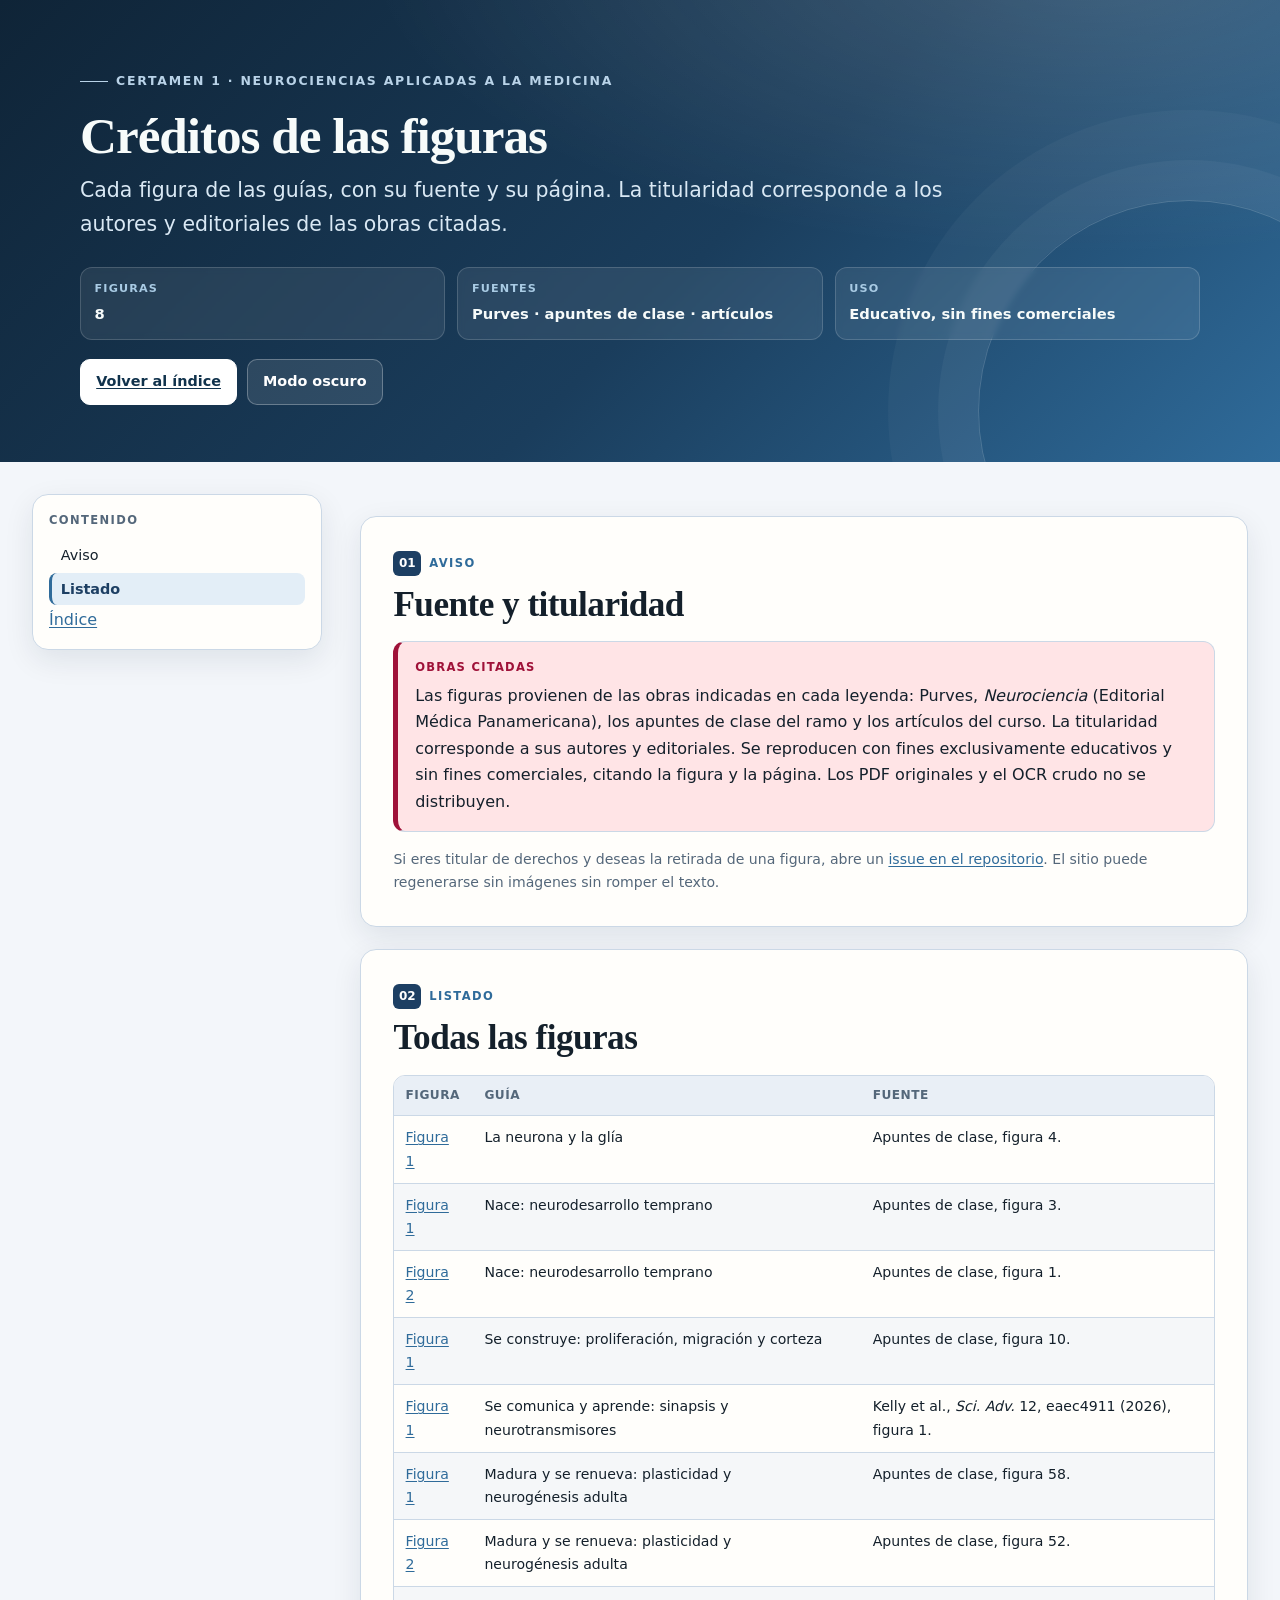
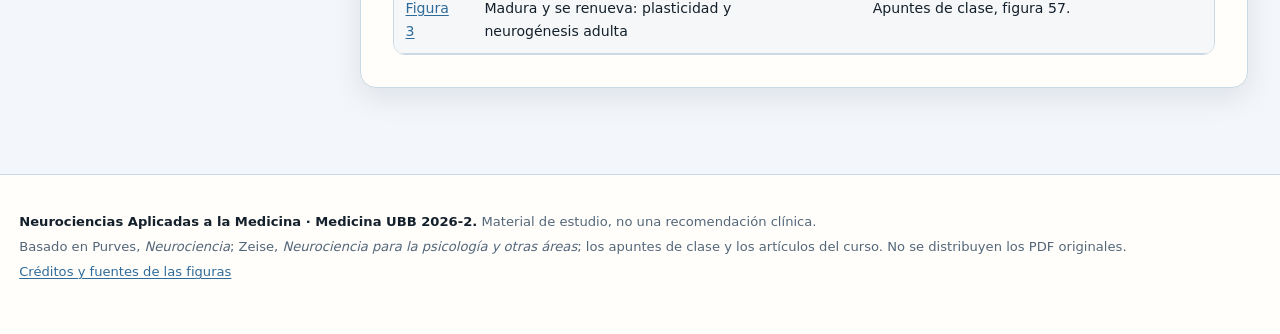
<file: creditos.html>
<!doctype html>
<html lang="es-CL" data-theme="light">
<head>
<meta charset="utf-8">
<meta name="viewport" content="width=device-width, initial-scale=1">
<title>Créditos de las figuras · Neurociencias UBB</title>
<meta name="description" content="Fuente, página y titularidad de cada figura usada en las guías de Neurociencias.">
<link rel="icon" href="data:image/svg+xml,%3Csvg xmlns='http://www.w3.org/2000/svg' viewBox='0 0 64 64'%3E%3Crect width='64' height='64' rx='14' fill='%231d3f63'/%3E%3Ctext x='32' y='44' font-family='Georgia,serif' font-size='28' fill='%23dbeafe' text-anchor='middle'%3ENe%3C/text%3E%3C/svg%3E">
<meta property="og:title" content="Créditos de las figuras · Neurociencias UBB">
<meta property="og:description" content="Fuente, página y titularidad de cada figura usada en las guías de Neurociencias.">
<meta property="og:type" content="website">
<style>  :root{
    --bg:#f6f4ee;
    --surface:#fffdf8;
    --surface-2:#efeae0;
    --surface-3:#e6dfd1;
    --ink:#1d2a2e;
    --muted:#5d6b70;
    --line:#d8d1c3;
    --brand:#7f1d1d;
    --brand-2:#a33a3a;
    --brand-3:#f7e4e4;
    --accent:#b45309;
    --accent-2:#fef3c7;
    --rose:#9f1239;
    --rose-2:#ffe4e6;
    --blue:#1e3a8a;
    --blue-2:#dbeafe;
    --shadow:0 10px 30px rgba(20,40,40,.08);
    --radius:16px;
    --serif:Georgia,"Iowan Old Style","Palatino Linotype",Palatino,serif;
    --sans:ui-sans-serif,system-ui,-apple-system,"Segoe UI",Roboto,Arial,sans-serif;
  }
  [data-theme="dark"]{
    --bg:#0f1617;
    --surface:#162022;
    --surface-2:#1d2a2c;
    --surface-3:#263638;
    --ink:#e8eeec;
    --muted:#a7b6b2;
    --line:#2c3c3d;
    --brand:#5eead4;
    --brand-2:#2dd4bf;
    --brand-3:#123330;
    --accent:#fbbf24;
    --accent-2:#3a2a0a;
    --rose:#fb7185;
    --rose-2:#3b1119;
    --blue:#93c5fd;
    --blue-2:#12233f;
    --shadow:0 10px 30px rgba(0,0,0,.35);
  }
  *{box-sizing:border-box}
  html{scroll-behavior:smooth}
  body{
    margin:0;
    font-family:var(--sans);
    line-height:1.65;
    color:var(--ink);
    background:var(--bg);
    -webkit-font-smoothing:antialiased;
  }
  a{color:var(--brand-2);text-decoration-thickness:1px;text-underline-offset:2px}
  a:hover{color:var(--brand)}
  :focus-visible{outline:3px solid var(--accent);outline-offset:3px;border-radius:4px}
  .skip-link{
    position:absolute;left:-9999px;top:0;background:var(--surface);color:var(--ink);
    padding:.7rem 1rem;z-index:100;border:1px solid var(--line);border-radius:0 0 10px 0
  }
  .skip-link:focus{left:0}

  /* HERO */
  .hero{
    background:
      radial-gradient(1200px 500px at 85% -10%,rgba(255,255,255,.16),transparent 60%),
      linear-gradient(135deg,#0f2437 0%,#1a3d5c 55%,#2f6b9a 100%);
    color:#f7fbfa;
    padding:clamp(2rem,5vw,4.2rem) clamp(1.2rem,4vw,3rem) clamp(2.4rem,5vw,3.6rem);
    position:relative;
    overflow:hidden;
  }
  .hero::after{
    content:"";position:absolute;right:-120px;bottom:-160px;width:420px;height:420px;
    border:1px solid rgba(255,255,255,.18);border-radius:50%;
    box-shadow:0 0 0 40px rgba(255,255,255,.04),0 0 0 90px rgba(255,255,255,.03);
    pointer-events:none;
  }
  .hero-inner{max-width:1120px;margin:0 auto;position:relative;z-index:1}
  .eyebrow{
    display:inline-flex;align-items:center;gap:.5rem;
    font-size:.78rem;letter-spacing:.14em;text-transform:uppercase;
    color:#b9d3e8;font-weight:700;margin:0 0 1rem
  }
  .eyebrow::before{content:"";width:28px;height:1px;background:#b9d3e8;display:inline-block}
  .hero h1{
    font-family:var(--serif);
    font-size:clamp(1.9rem,4.2vw,3.2rem);
    line-height:1.08;
    margin:0 0 .7rem;
    letter-spacing:-.02em;
    max-width:26ch;
    text-wrap:balance;
  }
  .hero .lede{
    font-size:clamp(1.02rem,2vw,1.28rem);
    max-width:70ch;color:#d9e8f4;margin:.4rem 0 1.6rem
  }
  .hero .lede em{color:#fff}
  .meta-grid{
    display:grid;grid-template-columns:repeat(auto-fit,minmax(168px,1fr));
    gap:.75rem;margin:1.6rem 0 1.2rem;max-width:1120px
  }
  .meta-grid div{
    background:rgba(255,255,255,.08);
    border:1px solid rgba(255,255,255,.16);
    border-radius:12px;padding:.7rem .85rem;backdrop-filter:blur(3px)
  }
  .meta-grid span{
    display:block;font-size:.7rem;letter-spacing:.1em;text-transform:uppercase;
    color:#a9cbe4;font-weight:700;margin-bottom:.2rem
  }
  .meta-grid strong{font-size:.92rem;font-weight:600;color:#f7fbfa;line-height:1.35}
  .hero-actions{display:flex;flex-wrap:wrap;gap:.6rem;margin-top:1.1rem}
  .btn{
    appearance:none;border:1px solid rgba(255,255,255,.28);
    background:rgba(255,255,255,.10);color:#fff;
    padding:.62rem .95rem;border-radius:10px;font:inherit;font-size:.9rem;font-weight:650;
    cursor:pointer;transition:background .15s ease,transform .15s ease
  }
  .btn:hover{background:rgba(255,255,255,.2);transform:translateY(-1px)}
  .btn.primary{background:#fff;color:#10324c;border-color:#fff}
  .btn.primary:hover{background:#eaf4fb}

  /* LAYOUT */
  .shell{
    max-width:1420px;margin:0 auto;
    display:grid;grid-template-columns:290px minmax(0,1fr);
    gap:clamp(1rem,3vw,2.4rem);
    padding:2rem clamp(1rem,3vw,2rem) 4rem;
    align-items:start;
  }
  .sidebar{
    position:sticky;top:1rem;align-self:start;
    max-height:calc(100vh - 2rem);overflow:auto;
    background:var(--surface);border:1px solid var(--line);
    border-radius:var(--radius);padding:1rem;
    box-shadow:var(--shadow);
    scrollbar-width:thin;
  }
  .sidebar h2{
    font-family:var(--sans);font-size:.72rem;letter-spacing:.12em;text-transform:uppercase;
    color:var(--muted);margin:.2rem 0 .7rem
  }
  .toc{list-style:none;margin:0;padding:0;font-size:.9rem}
  .toc li{margin:.12rem 0}
  .toc a{
    display:block;padding:.42rem .55rem;border-radius:8px;color:var(--ink);
    text-decoration:none;border-left:3px solid transparent;line-height:1.3
  }
  .toc a:hover{background:var(--surface-2)}
  .toc a.active{background:var(--brand-3);border-left-color:var(--brand-2);font-weight:700;color:var(--brand)}
  .toc .figs{
    margin-top:.9rem;padding-top:.8rem;border-top:1px solid var(--line);
    display:flex;flex-wrap:wrap;gap:.35rem;align-items:center;font-size:.82rem;color:var(--muted)
  }
  .toc .figs a{
    display:inline-flex;align-items:center;justify-content:center;
    min-width:1.7rem;height:1.7rem;border:1px solid var(--line);border-radius:7px;
    padding:0 .45rem;background:var(--surface-2);font-weight:700;color:var(--brand)
  }
  main{min-width:0}
  .card{
    background:var(--surface);border:1px solid var(--line);border-radius:var(--radius);
    padding:clamp(1.1rem,2.6vw,2rem);box-shadow:var(--shadow);margin:1.35rem 0;
    scroll-margin-top:1rem;
  }
  .card > :first-child{margin-top:0}
  .card > :last-child{margin-bottom:0}
  .section-kicker{
    display:inline-flex;align-items:center;gap:.5rem;
    font-size:.72rem;letter-spacing:.12em;text-transform:uppercase;
    color:var(--brand-2);font-weight:800;margin-bottom:.45rem
  }
  .section-kicker .n{
    display:inline-flex;align-items:center;justify-content:center;
    min-width:1.55rem;height:1.55rem;padding:0 .35rem;border-radius:6px;
    background:var(--brand);color:#fff;font-size:.75rem;letter-spacing:0
  }
  h2{
    font-family:var(--serif);font-size:clamp(1.55rem,3.2vw,2.2rem);
    line-height:1.15;margin:.1rem 0 .8rem;letter-spacing:-.015em;text-wrap:balance
  }
  h3{font-family:var(--serif);font-size:clamp(1.18rem,2.2vw,1.45rem);line-height:1.25;margin:1.6rem 0 .55rem}
  h4{font-size:1rem;margin:1.2rem 0 .4rem;letter-spacing:.01em}
  p{margin:.65rem 0}
  ul,ol{margin:.55rem 0 .8rem;padding-left:1.35rem}
  li{margin:.28rem 0}
  li::marker{color:var(--brand-2)}
  strong{font-weight:750}
  em{font-style:italic}
  .cite{
    display:inline-block;font-size:.74rem;font-weight:700;line-height:1.2;
    color:var(--brand);background:var(--brand-3);
    border:1px solid color-mix(in srgb,var(--brand-2) 25%,transparent);
    padding:.08rem .38rem;border-radius:5px;white-space:nowrap;vertical-align:.08em
  }
  .small{font-size:.88rem;color:var(--muted)}
  .th-abbr{display:none}
  .muted{color:var(--muted)}

  /* CALLOUTS */
  .keybox,.databox,.warnbox,.quotebox{
    border-radius:12px;padding:1rem 1.05rem;margin:1rem 0;border:1px solid var(--line)
  }
  .keybox{background:var(--brand-3);border-left:5px solid var(--brand-2)}
  .databox{background:var(--accent-2);border-left:5px solid var(--accent)}
  .warnbox{background:var(--rose-2);border-left:5px solid var(--rose)}
  .quotebox{background:var(--surface-2);border-left:5px solid var(--blue);font-family:var(--serif);font-size:1.05rem}
  .box-title{
    display:block;font-family:var(--sans);font-size:.72rem;letter-spacing:.11em;
    text-transform:uppercase;font-weight:800;margin-bottom:.35rem
  }
  .keybox .box-title{color:var(--brand)}
  .databox .box-title{color:var(--accent)}
  .warnbox .box-title{color:var(--rose)}
  .quotebox .box-title{color:var(--blue)}

  /* GRIDS */
  .grid-2{display:grid;grid-template-columns:repeat(auto-fit,minmax(260px,1fr));gap:1rem;margin:1rem 0}
  .grid-3{display:grid;grid-template-columns:repeat(auto-fit,minmax(185px,1fr));gap:.85rem;margin:1rem 0}
  .stat{
    background:var(--surface-2);border:1px solid var(--line);border-radius:12px;
    padding:.9rem 1rem
  }
  .stat b{display:block;font-family:var(--serif);font-size:1.65rem;line-height:1.1;color:var(--brand)}
  .stat span{display:block;font-size:.82rem;color:var(--muted);margin-top:.25rem}
  .mini-card{
    background:var(--surface-2);border:1px solid var(--line);border-radius:12px;padding:.9rem 1rem
  }
  .mini-card h4{margin:.05rem 0 .35rem;font-size:.98rem}
  .mini-card p,.mini-card ul{font-size:.9rem;margin:.35rem 0}
  .tag{
    display:inline-block;font-size:.72rem;font-weight:800;letter-spacing:.04em;
    padding:.15rem .5rem;border-radius:999px;background:var(--brand-3);color:var(--brand);
    border:1px solid color-mix(in srgb,var(--brand-2) 25%,transparent)
  }
  .tag.amber{background:var(--accent-2);color:var(--accent);border-color:color-mix(in srgb,var(--accent) 25%,transparent)}
  .tag.rose{background:var(--rose-2);color:var(--rose);border-color:color-mix(in srgb,var(--rose) 25%,transparent)}

  /* TABLES */
  .table-wrap{
    overflow-x:auto;border:1px solid var(--line);border-radius:12px;margin:1rem 0;
    background:var(--surface);-webkit-overflow-scrolling:touch
  }
  table{width:100%;border-collapse:collapse;font-size:.88rem;min-width:720px}
  caption{
    caption-side:top;text-align:left;padding:.8rem .9rem .2rem;
    font-size:.82rem;color:var(--muted);font-weight:600
  }
  th,td{padding:.62rem .7rem;border-bottom:1px solid var(--line);vertical-align:top;text-align:left}
  th{
    background:var(--surface-2);font-size:.76rem;letter-spacing:.04em;text-transform:uppercase;
    color:var(--muted);font-weight:800;position:sticky;top:0;z-index:1
  }
  tbody tr:nth-child(even) td{background:color-mix(in srgb,var(--surface-2) 45%,var(--surface))}
  tbody tr:hover td{background:var(--brand-3)}
  td.nw{white-space:nowrap}
  .t1{min-width:1180px;font-size:.8rem}
  .t1 th,.t1 td{padding:.5rem .55rem}
  .t1 td:first-child{font-weight:650}

  /* FIGURES */
  figure.diagram{
    margin:1.25rem 0;background:#fbfaf6;border:1px solid #d8d1c3;border-radius:14px;
    padding:1rem;color:#1d2a2e;box-shadow:0 4px 16px rgba(20,40,40,.05)
  }
  figure.diagram svg{display:block;width:100%;height:auto}
  figure.diagram figcaption{font-size:.86rem;color:#5d6b70;margin:.75rem .15rem 0;line-height:1.5}
  figure.diagram figcaption b{color:#1d2a2e}
  .fig-label{
    display:inline-block;font-size:.72rem;letter-spacing:.1em;text-transform:uppercase;
    font-weight:800;color:#1d3f63;background:#e3eef7;border:1px solid #a9cbe4;
    padding:.15rem .5rem;border-radius:999px;margin-bottom:.6rem
  }

  /* DETAILS Q&A */
  details.qa{
    border:1px solid var(--line);border-radius:12px;background:var(--surface-2);
    padding:.2rem .9rem;margin:.55rem 0
  }
  details.qa summary{
    cursor:pointer;font-weight:700;padding:.65rem 0;list-style:none;
    display:flex;gap:.55rem;align-items:flex-start
  }
  details.qa summary::-webkit-details-marker{display:none}
  details.qa summary::before{
    content:"+";flex:0 0 auto;display:inline-flex;align-items:center;justify-content:center;
    width:1.35rem;height:1.35rem;border-radius:6px;background:var(--brand);color:#fff;
    font-weight:800;font-size:.95rem;line-height:1;margin-top:.1rem
  }
  details.qa[open] summary::before{content:"−"}
  details.qa .answer{padding:.1rem 0 .9rem 1.95rem;font-size:.94rem}
  details.qa .answer p:first-child{margin-top:0}
  .qa-tools{display:flex;gap:.5rem;flex-wrap:wrap;margin:.7rem 0 1rem}
  .qa-tools button{
    font:inherit;font-size:.82rem;font-weight:700;cursor:pointer;
    background:var(--surface);color:var(--ink);border:1px solid var(--line);
    padding:.4rem .65rem;border-radius:8px
  }
  .qa-tools button:hover{background:var(--brand-3);border-color:var(--brand-2)}

  /* CHECKLIST */
  .checklist{list-style:none;padding-left:0}
  .checklist li{padding-left:1.7rem;position:relative;margin:.45rem 0}
  .checklist li::before{
    content:"✓";position:absolute;left:0;top:.05rem;color:var(--brand-2);font-weight:900
  }

  /* FOOTER */
  footer{
    border-top:1px solid var(--line);background:var(--surface);
    padding:2rem clamp(1rem,4vw,3rem);color:var(--muted);font-size:.86rem
  }
  footer .foot-inner{max-width:1120px;margin:0 auto;display:flex;gap:1rem;flex-wrap:wrap;justify-content:space-between}
  footer strong{color:var(--ink)}

  @media (max-width:980px){
    .shell{grid-template-columns:1fr;padding-top:1.2rem}
    .sidebar{position:static;max-height:none;order:-1}
    .toc{display:grid;grid-template-columns:repeat(auto-fit,minmax(220px,1fr));gap:.1rem}
  }
  @media (max-width:560px){
    .hero h1{max-width:none}
    .meta-grid{grid-template-columns:1fr}
    .card{padding:1rem}
    table{font-size:.82rem}
  }
  @media print{
    :root{--bg:#fff;--surface:#fff;--surface-2:#f3f3f3;--surface-3:#eee;--ink:#111;--muted:#444;--line:#bbb;--shadow:none}
    @page{margin:12mm}
    body{background:#fff;font-size:10.5pt}
    .table-wrap{overflow:visible!important;border:none!important}
    table{min-width:0!important;width:100%!important;font-size:6.4pt!important;table-layout:fixed}
    .t1{min-width:0!important;font-size:6.4pt!important}
    .t1 th:nth-child(1){width:13%}
    .t1 th:nth-child(2){width:6%}
    .t1 th:nth-child(3){width:11%}
    .t1 th:nth-child(4){width:11%}
    .t1 th:nth-child(5){width:7%}
    .t1 th:nth-child(6){width:6%}
    .t1 th:nth-child(7){width:17%}
    .t1 th:nth-child(8){width:18%}
    .t1 th:nth-child(9){width:7%}
    th,td{padding:.2rem .2rem!important;word-break:normal;overflow-wrap:anywhere;hyphens:auto}
    th{position:static!important;word-break:normal!important;overflow-wrap:normal!important;hyphens:none!important}
    thead{display:table-header-group}
    .hero{background:#fff;color:#111;padding:0 0 1rem;border-bottom:2px solid #111}
    .hero .lede,.meta-grid span{color:#333}
    .meta-grid div{background:#f4f4f4;border-color:#ccc}
    .meta-grid strong{color:#111}
    .hero-actions,.sidebar,.skip-link,.qa-tools{display:none!important}
    .shell{display:block;max-width:none;padding:0}
    .card{box-shadow:none;border:1px solid #ccc;break-inside:avoid;page-break-inside:avoid}
    h2,h3{break-after:avoid}
    figure.diagram,.table-wrap,details.qa{break-inside:avoid;page-break-inside:avoid}
    .th-full{display:none}
    .th-abbr{display:inline}
    a{color:#111;text-decoration:none}
  }
  p,li,td,figcaption{text-wrap:pretty}
  blockquote{
    margin:1.1rem 0;padding:.9rem 1.1rem;background:var(--surface-2);
    border-left:4px solid var(--brand-2);border-radius:0 12px 12px 0;color:var(--ink)
  }
  blockquote p{margin:.4rem 0}
  .guide-grid{display:grid;grid-template-columns:repeat(auto-fit,minmax(280px,1fr));gap:1rem;margin:1.2rem 0}
  .guide-grid a{display:block;text-decoration:none;color:inherit;background:var(--surface);
    border:1px solid var(--line);border-radius:var(--radius);padding:1rem 1.1rem;box-shadow:var(--shadow);
    transition:transform .15s ease,border-color .15s ease}
  .guide-grid a:hover{transform:translateY(-2px);border-color:var(--brand-2)}
  .guide-grid a:focus-visible{outline:3px solid var(--accent);outline-offset:3px}
  .guide-grid .gn{font-family:var(--serif);font-size:1.6rem;color:var(--brand-2);line-height:1}
  .guide-grid h3{margin:.3rem 0 .4rem;font-size:1.05rem;font-family:var(--sans);font-weight:700;color:var(--ink)}
  .guide-grid p{margin:0;font-size:.9rem;color:var(--muted)}
  .badges{display:flex;flex-wrap:wrap;gap:.4rem;margin-top:.7rem}
  .badges span{font-size:.72rem;font-weight:700;letter-spacing:.03em;background:var(--brand-3);
    color:var(--brand);border-radius:999px;padding:.18rem .55rem}
  caption{caption-side:top;text-align:left;font-size:.82rem;font-weight:700;color:var(--muted);padding:.2rem .2rem .5rem}

/* ===== Neurociencias: azul profundo y ámbar sobre el sistema visual de Semio C3 ===== */
:root{
  --bg:#f3f6fa;
  --surface:#fffefb;
  --surface-2:#e9eff6;
  --surface-3:#dae4ef;
  --ink:#14202b;
  --muted:#54677a;
  --line:#cbd8e6;
  --brand:#1d3f63;
  --brand-2:#2f6b9a;
  --brand-3:#e3eef7;
  --accent:#b45309;
  --accent-2:#fef3c7;
  --rose:#9f1239;
  --rose-2:#ffe4e6;
  --blue:#1e3a8a;
  --blue-2:#dbeafe;
  --shadow:0 10px 30px rgba(16,36,56,.09);
}
[data-theme="dark"]{
  --bg:#0e141a;
  --surface:#151e26;
  --surface-2:#1c2833;
  --surface-3:#26333f;
  --ink:#e9f1f7;
  --muted:#a4b6c6;
  --line:#2b3a47;
  --brand:#7dd3fc;
  --brand-2:#38bdf8;
  --brand-3:#0d2a3c;
  --accent:#fbbf24;
  --accent-2:#3a2a0a;
  --rose:#fb7185;
  --rose-2:#3b1119;
  --blue:#93c5fd;
  --blue-2:#12233f;
  --shadow:0 10px 30px rgba(0,0,0,.42);
}
.site-footer{
  max-width:1280px;margin:0 auto;padding:2rem 1.2rem 3rem;
  color:var(--muted);font-size:.82rem;line-height:1.6;
  border-top:1px solid var(--line);
}
.site-footer p{margin:.25rem 0}
.table-source{margin-top:.4rem}
.exam-list li{margin:.5rem 0}
.cert-grid{display:grid;grid-template-columns:repeat(auto-fit,minmax(320px,1fr));gap:1.2rem;margin:1.4rem 0}
.cert-card{display:block;background:var(--surface);border:1px solid var(--line);border-radius:var(--radius);padding:1.5rem;text-decoration:none;color:inherit;box-shadow:var(--shadow);transition:transform .15s ease,border-color .15s ease}
.cert-card:hover{transform:translateY(-2px);border-color:var(--brand-2)}
.cert-card h3{margin:.2rem 0 .6rem;font-size:1.45rem}
.cert-card p{color:var(--muted);margin:.4rem 0 1rem}
.cert-card .big{font-family:var(--serif);font-size:2.6rem;color:var(--brand);line-height:1}

/* ===== Figuras de Robbins ===== */
.fig{
  margin:1.8rem 0;padding:1rem;background:var(--surface);
  border:1px solid var(--line);border-radius:var(--radius);box-shadow:var(--shadow);
}
.fig-open{
  display:block;background:#fff;border-radius:calc(var(--radius) - 4px);
  overflow:hidden;cursor:zoom-in;line-height:0;text-align:center;
}
.fig-open img{display:block;width:auto;max-width:100%;height:auto;margin:0 auto}
.fig figcaption{margin-top:.85rem;font-size:.9rem;line-height:1.55;color:var(--ink)}
.fig figcaption strong{color:var(--brand)}
.fig-source{display:block;margin-top:.35rem;font-size:.78rem;color:var(--muted);line-height:1.45}
.fig-source a{color:var(--brand);font-weight:600}
.fig-grid{
  display:grid;grid-template-columns:repeat(auto-fill,minmax(160px,1fr));
  gap:.8rem;margin-top:1rem;
}
.fig-thumb{
  display:flex;flex-direction:column;gap:.35rem;text-decoration:none;
  color:var(--muted);font-size:.78rem;background:#fff;border:1px solid var(--line);
  border-radius:calc(var(--radius) - 4px);padding:.4rem;
  transition:border-color .15s ease,transform .15s ease;
}
.fig-thumb:hover{border-color:var(--brand-2);transform:translateY(-1px)}
.fig-thumb img{width:100%;height:120px;object-fit:contain;background:#fff}
.fig-thumb span{text-align:center;font-weight:700;color:var(--brand)}
.fig-dialog{
  position:fixed;inset:0;margin:auto;width:fit-content;height:fit-content;
  max-width:min(96vw,1500px);max-height:92dvh;overflow:auto;overscroll-behavior:contain;
  background:var(--surface);color:var(--ink);border:1px solid var(--line);
  border-radius:var(--radius);padding:1rem;box-shadow:0 20px 60px rgba(0,0,0,.45);
}
.fig-dialog::backdrop{background:rgba(10,18,26,.84)}
.fig-dialog img{
  display:block;max-width:min(94vw,1400px);max-height:80vh;width:auto;height:auto;
  margin:0 auto;background:#fff;
}
.fig-dialog p{margin:.8rem 0 0;color:var(--muted);font-size:.9rem;line-height:1.5}
.fig-dialog-close{
  position:absolute;top:.6rem;right:.6rem;z-index:2;
  background:var(--brand);color:#fff;border:0;border-radius:999px;
  padding:.3rem .8rem;font:inherit;font-size:.8rem;font-weight:700;cursor:pointer;
}
@media(max-width:600px){
  .fig{padding:.6rem;margin:1.2rem 0}
  .fig-grid{grid-template-columns:repeat(2,1fr)}
  .fig-thumb img{height:90px}
}
@media print{
  .fig{break-inside:avoid;box-shadow:none;border:1px solid #ccc;padding:.4rem}
  .fig-open{cursor:default}
  .fig-open img{max-height:9.5cm;width:auto;margin:0 auto}
  .fig-grid,.fig-dialog{display:none!important}
  .fig-source a{color:#333}
}
</style>
</head>
<body>
<a class="skip-link" href="#contenido">Saltar al contenido</a>

<header class="hero">
  <div class="hero-inner">
    <p class="eyebrow">Certamen 1 · Neurociencias Aplicadas a la Medicina</p>
    <h1>Créditos de las figuras</h1>
    <p class="lede">Cada figura de las guías, con su fuente y su página. La titularidad corresponde a los autores y editoriales de las obras citadas.</p>
    <div class="meta-grid">
      <div><span>Figuras</span><strong>8</strong></div>
      <div><span>Fuentes</span><strong>Purves · apuntes de clase · artículos</strong></div>
      <div><span>Uso</span><strong>Educativo, sin fines comerciales</strong></div>
    </div>
    <div class="hero-actions">
      <a class="btn primary" href="index.html">Volver al índice</a>
      <button class="btn" id="themeBtn" type="button" aria-pressed="false">Modo oscuro</button>
    </div>
  </div>
</header>

<div class="shell">
  <aside class="sidebar" aria-label="Índice de la guía">
    <h2>Contenido</h2>
    <nav>
      <ul class="toc">
<li><a href="#aviso">Aviso</a></li>
        <li><a href="#listado">Listado</a></li>
      </ul>
      <div class="figs">
<a href="index.html">Índice</a>
      </div>
    </nav>
  </aside>

  <main id="contenido">
<section id="aviso" class="card">
  <div class="section-kicker"><span class="n">01</span> Aviso</div>
  <h2>Fuente y titularidad</h2>
  <div class="warnbox"><span class="box-title">Obras citadas</span>
    Las figuras provienen de las obras indicadas en cada leyenda: Purves, <em>Neurociencia</em>
    (Editorial Médica Panamericana), los apuntes de clase del ramo y los artículos del curso.
    La titularidad corresponde a sus autores y editoriales. Se reproducen con fines
    exclusivamente educativos y sin fines comerciales, citando la figura y la página.
    Los PDF originales y el OCR crudo no se distribuyen.
  </div>
  <p class="small">Si eres titular de derechos y deseas la retirada de una figura, abre un
    <a href="https://github.com/kraksiplus/neuro-2026-2/issues">issue en el repositorio</a>.
    El sitio puede regenerarse sin imágenes sin romper el texto.</p>
</section>

<section id="listado" class="card">
  <div class="section-kicker"><span class="n">02</span> Listado</div>
  <h2>Todas las figuras</h2>
  <div class="table-wrap" role="region" aria-label="Listado de figuras y fuentes" tabindex="0">
    <table>
      <thead><tr><th>Figura</th><th>Guía</th><th>Fuente</th></tr></thead>
      <tbody><tr id="fig-1"><td><a href="01_Neurona_y_Glia.html#fig-1">Figura 1</a></td><td>La neurona y la glía</td><td>Apuntes de clase, figura 4.</td></tr><tr id="fig-1"><td><a href="02_Nace_Neurodesarrollo.html#fig-1">Figura 1</a></td><td>Nace: neurodesarrollo temprano</td><td>Apuntes de clase, figura 3.</td></tr><tr id="fig-2"><td><a href="02_Nace_Neurodesarrollo.html#fig-2">Figura 2</a></td><td>Nace: neurodesarrollo temprano</td><td>Apuntes de clase, figura 1.</td></tr><tr id="fig-1"><td><a href="03_Se_Construye_Corteza.html#fig-1">Figura 1</a></td><td>Se construye: proliferación, migración y corteza</td><td>Apuntes de clase, figura 10.</td></tr><tr id="fig-1"><td><a href="05_Se_Comunica_Sinapsis.html#fig-1">Figura 1</a></td><td>Se comunica y aprende: sinapsis y neurotransmisores</td><td>Kelly et al., <em>Sci. Adv.</em> 12, eaec4911 (2026), figura 1.</td></tr><tr id="fig-1"><td><a href="06_Madura_Se_Renueva.html#fig-1">Figura 1</a></td><td>Madura y se renueva: plasticidad y neurogénesis adulta</td><td>Apuntes de clase, figura 58.</td></tr><tr id="fig-2"><td><a href="06_Madura_Se_Renueva.html#fig-2">Figura 2</a></td><td>Madura y se renueva: plasticidad y neurogénesis adulta</td><td>Apuntes de clase, figura 52.</td></tr><tr id="fig-3"><td><a href="06_Madura_Se_Renueva.html#fig-3">Figura 3</a></td><td>Madura y se renueva: plasticidad y neurogénesis adulta</td><td>Apuntes de clase, figura 57.</td></tr></tbody>
    </table>
  </div>
</section>
  </main>
</div>

<footer class="site-footer">
  <p><strong>Neurociencias Aplicadas a la Medicina · Medicina UBB 2026-2.</strong> Material de estudio, no una recomendación clínica.</p>
  <p>Basado en Purves, <em>Neurociencia</em>; Zeise, <em>Neurociencia para la psicología y otras áreas</em>; los apuntes de clase y los artículos del curso. No se distribuyen los PDF originales.</p>
  <p><a href="creditos.html">Créditos y fuentes de las figuras</a></p>
</footer>

<dialog id="figDialog" class="fig-dialog" aria-label="Visor de figuras">
  <button class="fig-dialog-close" type="button" aria-label="Cerrar">Cerrar</button>
  <img id="figDialogImg" alt="">
  <p id="figDialogCaption"></p>
</dialog>

<script>
  const root = document.documentElement;
  const themeBtn = document.getElementById('themeBtn');
  const printBtn = document.getElementById('printBtn');

  function setTheme(theme){
    root.dataset.theme = theme;
    const dark = theme === 'dark';
    themeBtn.textContent = dark ? 'Modo claro' : 'Modo oscuro';
    themeBtn.setAttribute('aria-pressed', String(dark));
    try { localStorage.setItem('guia-theme', theme); } catch(e) {}
  }
  try {
    const saved = localStorage.getItem('guia-theme');
    if (saved === 'dark' || saved === 'light') setTheme(saved);
  } catch(e) {}
  if (themeBtn) themeBtn.addEventListener('click', () => setTheme(root.dataset.theme === 'dark' ? 'light' : 'dark'));
  if (printBtn) printBtn.addEventListener('click', () => window.print());
  window.addEventListener('beforeprint', () => document.querySelectorAll('details').forEach(d => d.open = true));

  const links = [...document.querySelectorAll('.toc a[href^="#"]')];
  const sections = [...document.querySelectorAll('main section[id]')];
  if ('IntersectionObserver' in window) {
    const obs = new IntersectionObserver(entries => {
      entries.forEach(entry => {
        if (!entry.isIntersecting) return;
        const id = entry.target.id;
        links.forEach(a => a.classList.toggle('active', a.getAttribute('href') === '#' + id));
      });
    }, {rootMargin: '-15% 0px -70% 0px', threshold: 0});
    sections.forEach(s => obs.observe(s));
  }

  document.querySelectorAll('.openAll').forEach(b => b.addEventListener('click', () =>
    b.closest('section').querySelectorAll('details.qa').forEach(d => d.open = true)));
  document.querySelectorAll('.closeAll').forEach(b => b.addEventListener('click', () =>
    b.closest('section').querySelectorAll('details.qa').forEach(d => d.open = false)));

/* Visor de figuras */
(function(){
  const dialog = document.getElementById('figDialog');
  if (!dialog) return;
  const img = document.getElementById('figDialogImg');
  const cap = document.getElementById('figDialogCaption');
  const closeBtn = dialog.querySelector('.fig-dialog-close');
  const links = Array.from(document.querySelectorAll('.fig-open'));
  let current = 0;
  let savedScroll = 0;

  /* El diálogo modal puede arrastrar el scroll al abrirse. Guardar y
     restaurar la posición sin que la animación suave del sitio la delate. */
  function restoreScroll(y){
    if (Math.abs(window.scrollY - y) < 2) return;
    const html = document.documentElement;
    const prev = html.style.scrollBehavior;
    html.style.scrollBehavior = 'auto';
    window.scrollTo(0, y);
    html.style.scrollBehavior = prev;
  }

  function show(i){
    if (i < 0 || i >= links.length) return;
    current = i;
    const a = links[i];
    img.src = a.getAttribute('href');
    img.alt = a.getAttribute('data-alt') || '';
    cap.textContent = a.getAttribute('data-caption') || '';
    if (!dialog.open) {
      savedScroll = window.scrollY;
      dialog.showModal();
      if (closeBtn) closeBtn.focus({ preventScroll: true });
      restoreScroll(savedScroll);
      requestAnimationFrame(() => restoreScroll(savedScroll));
    }
  }

  links.forEach((a, i) => {
    a.addEventListener('click', event => {
      if (event.metaKey || event.ctrlKey) return;
      event.preventDefault();
      show(i);
    });
  });
  dialog.addEventListener('click', event => {
    if (event.target === dialog) dialog.close();
  });
  dialog.addEventListener('close', () => restoreScroll(savedScroll));
  if (closeBtn) closeBtn.addEventListener('click', () => dialog.close());
  document.addEventListener('keydown', event => {
    if (!dialog.open) return;
    if (event.key === 'Escape') dialog.close();
    if (event.key === 'ArrowRight') show(current + 1);
    if (event.key === 'ArrowLeft') show(current - 1);
  });
})();
</script>
</body>
</html>
</file>
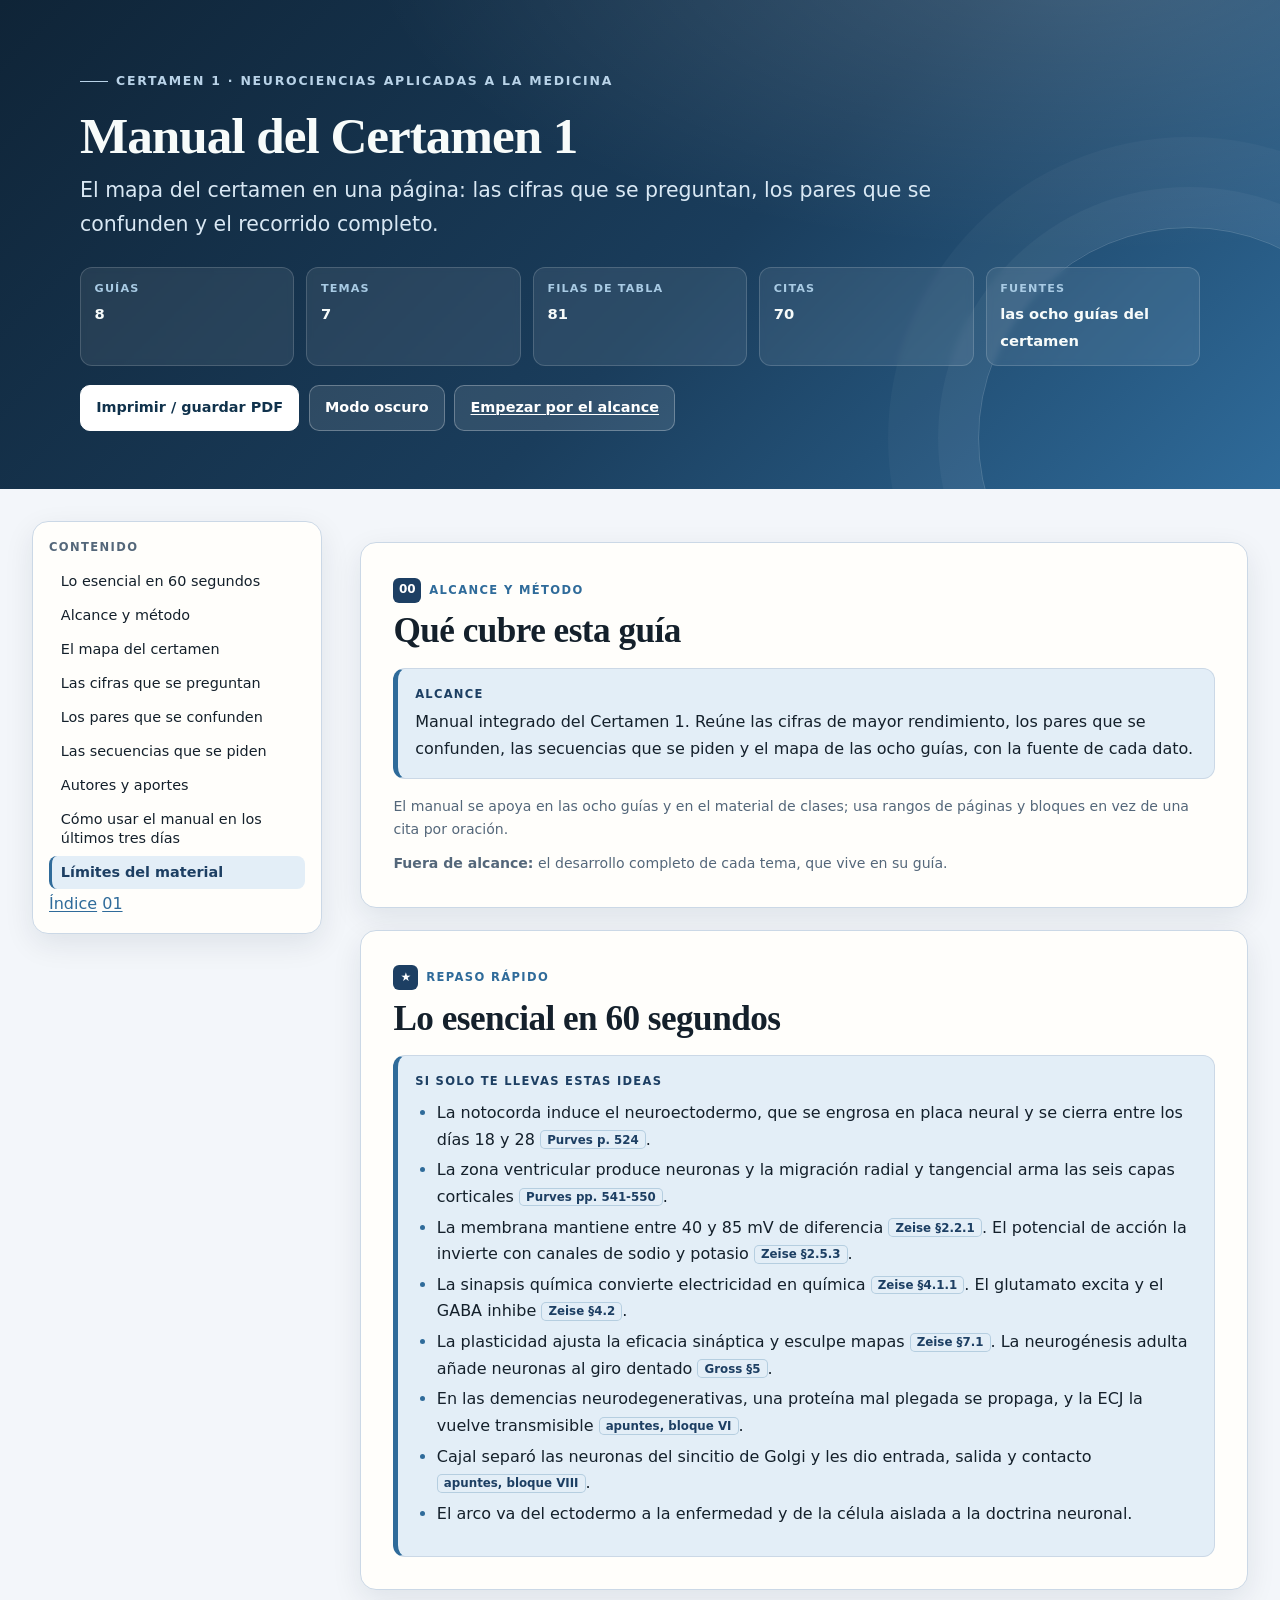
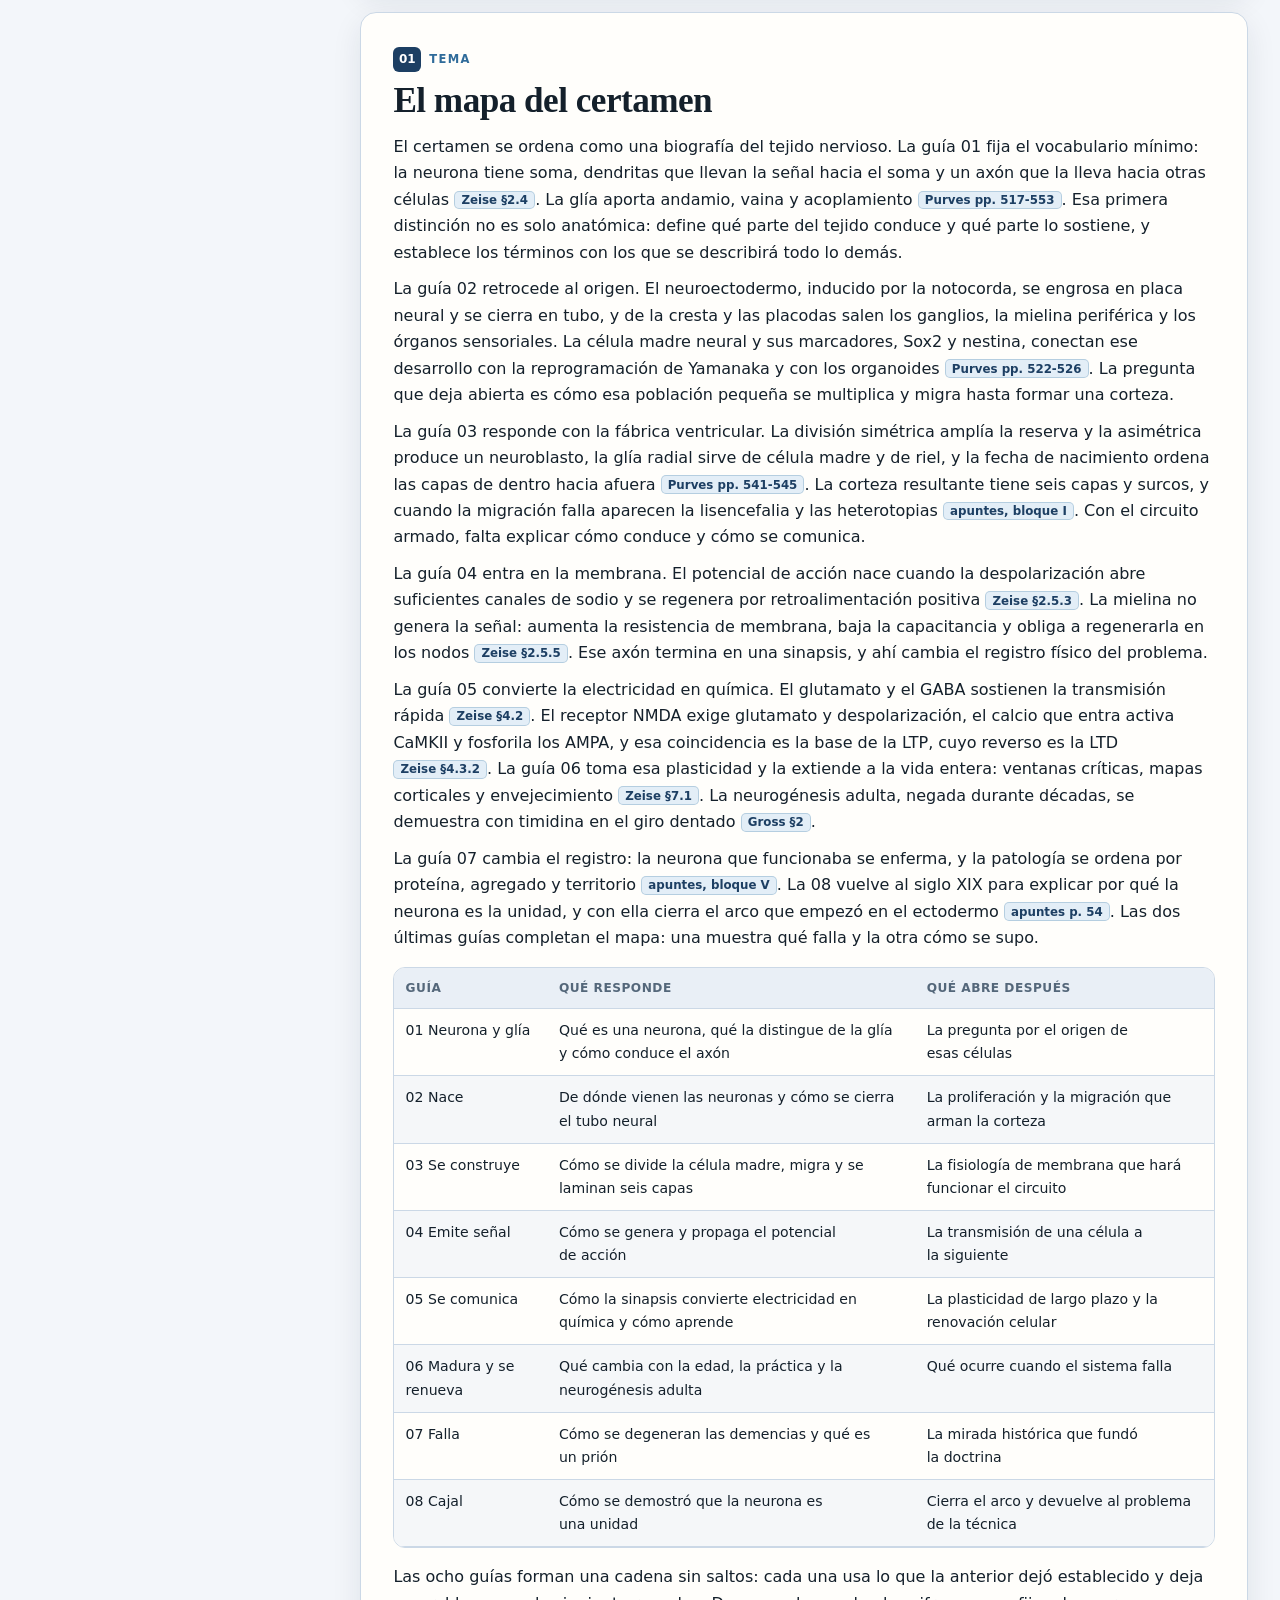
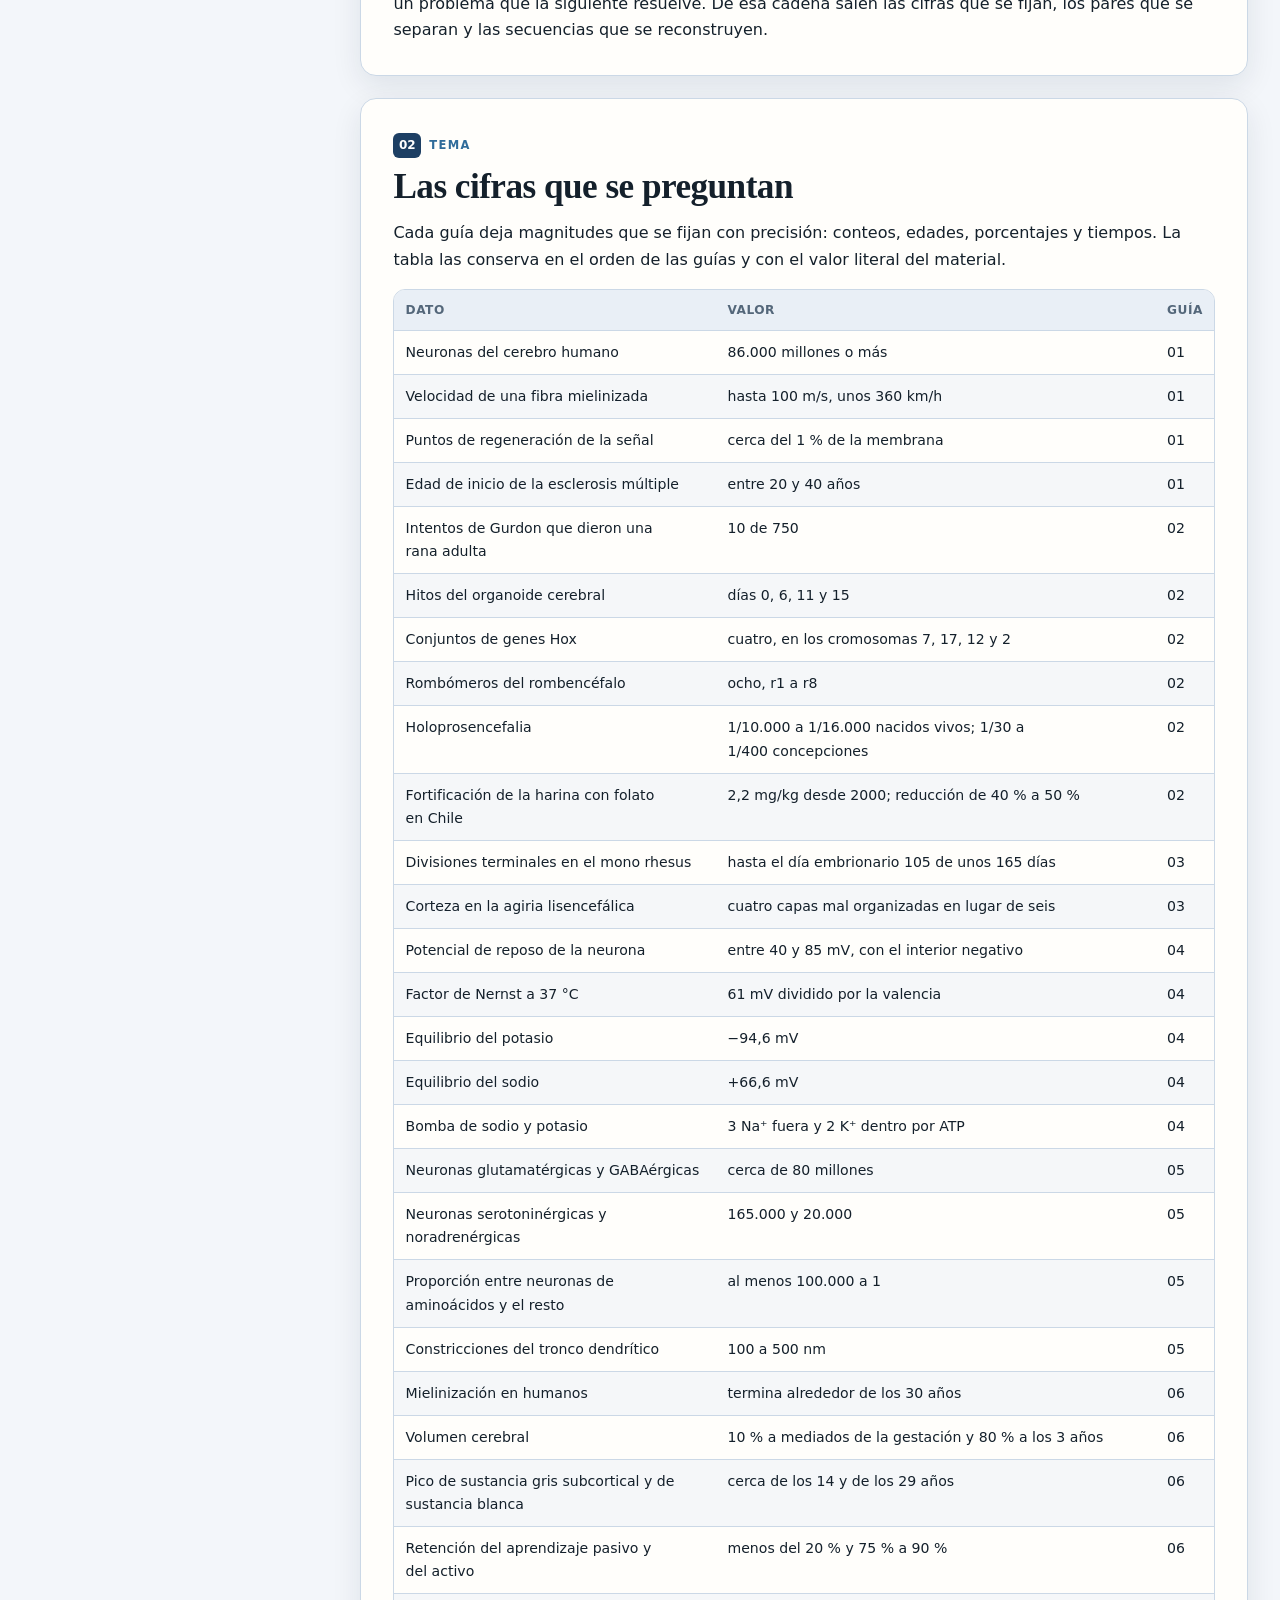
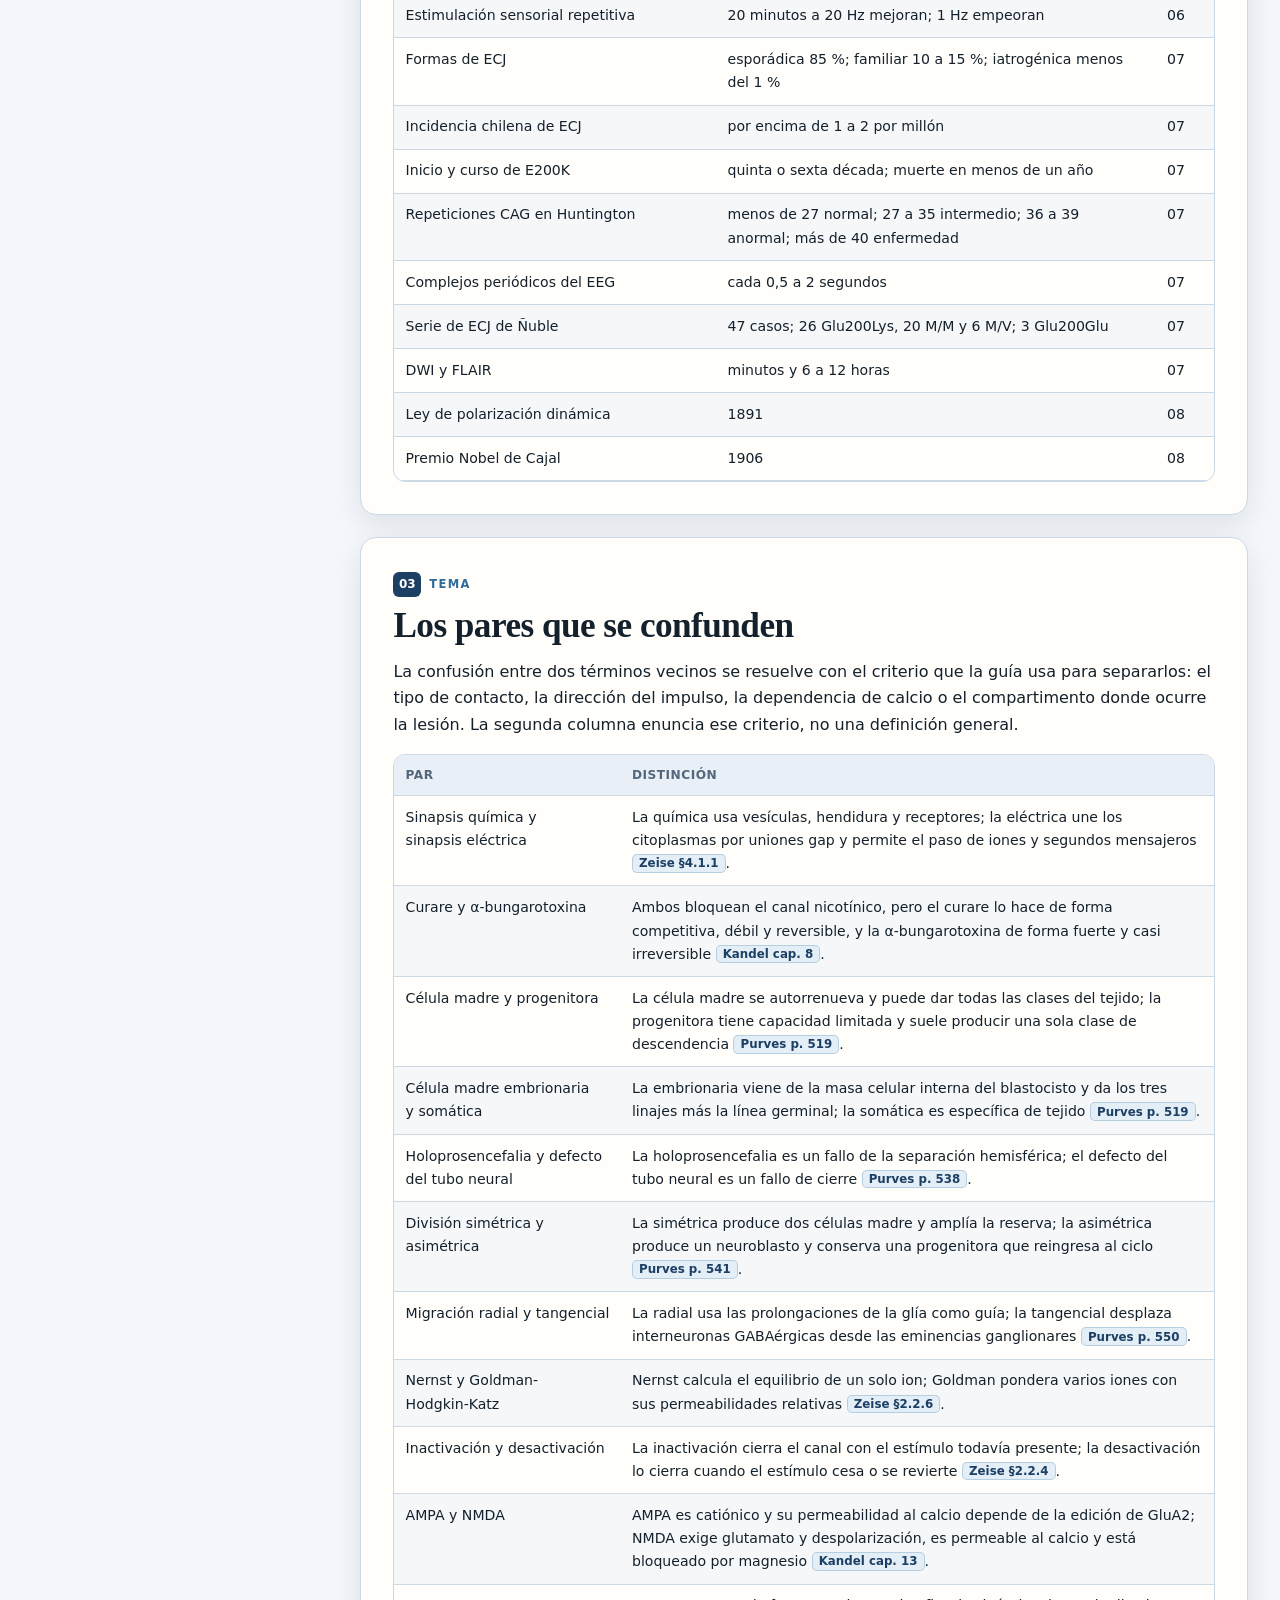
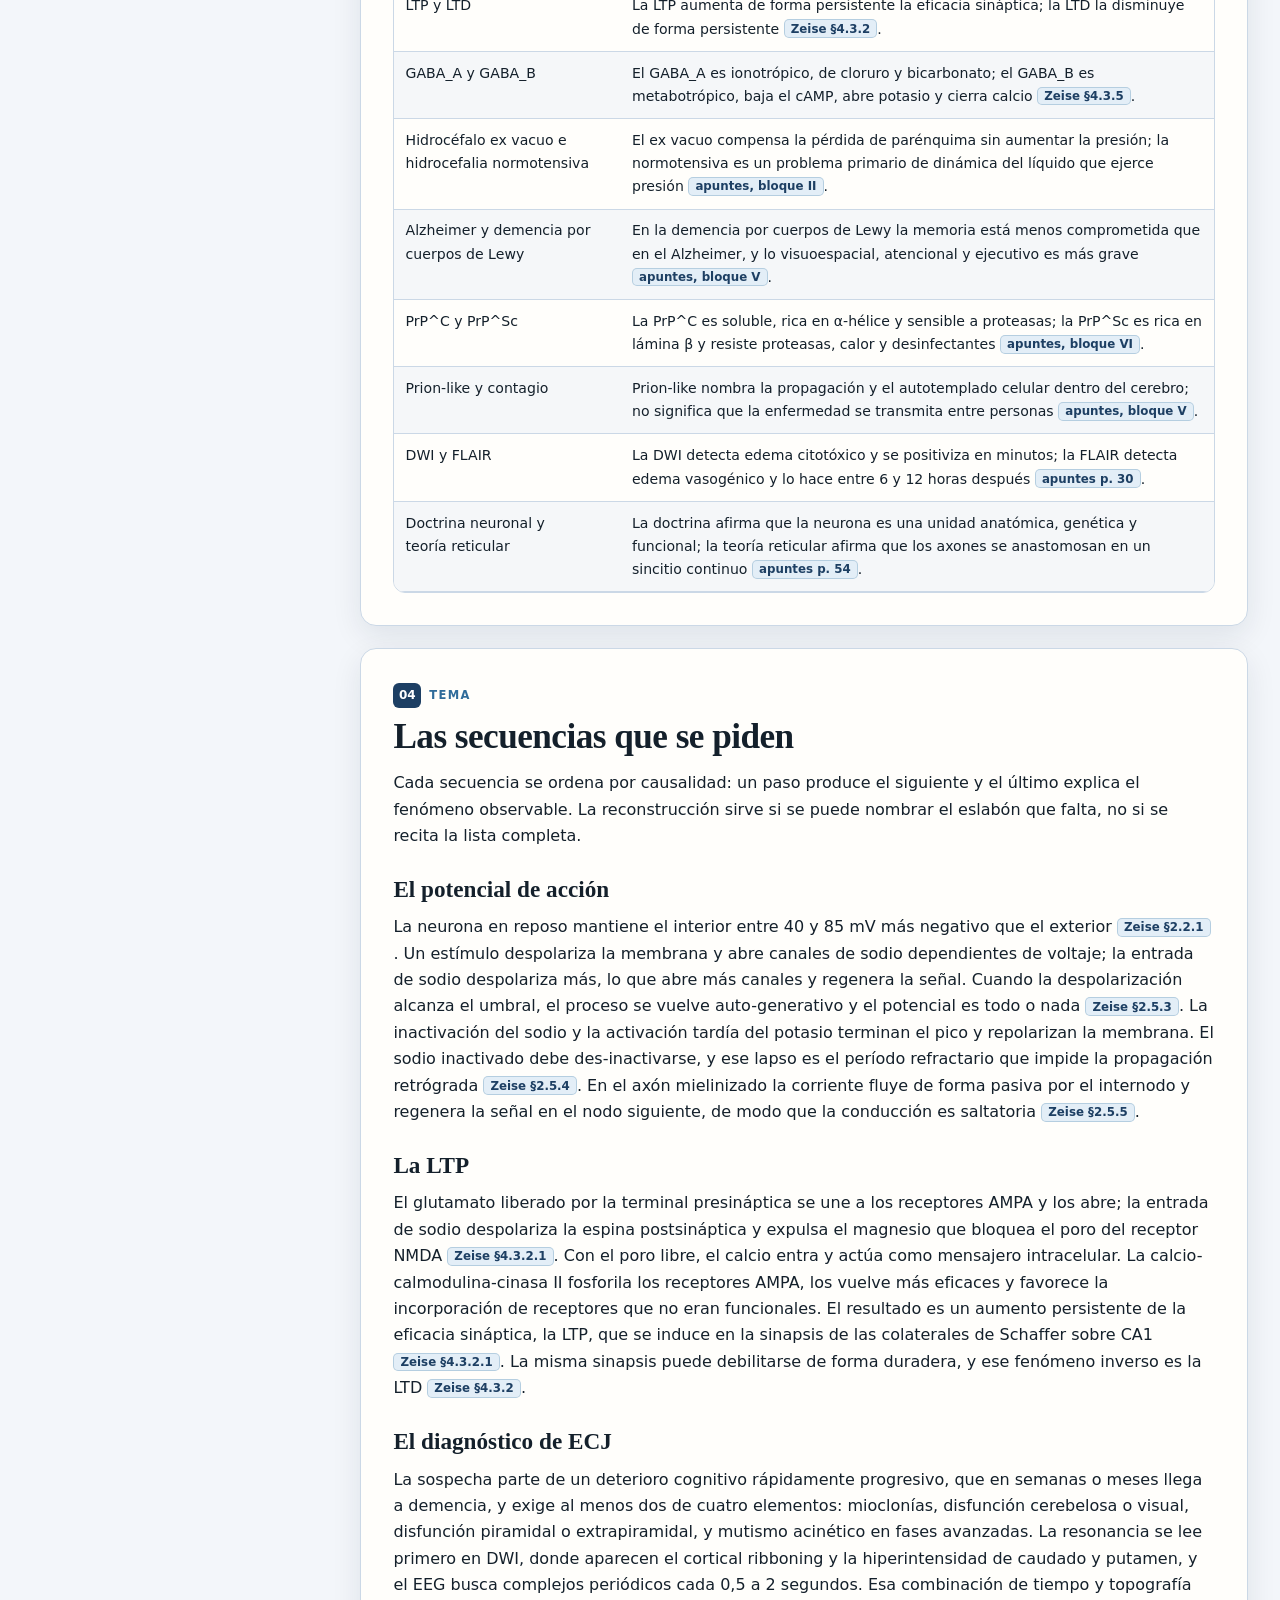
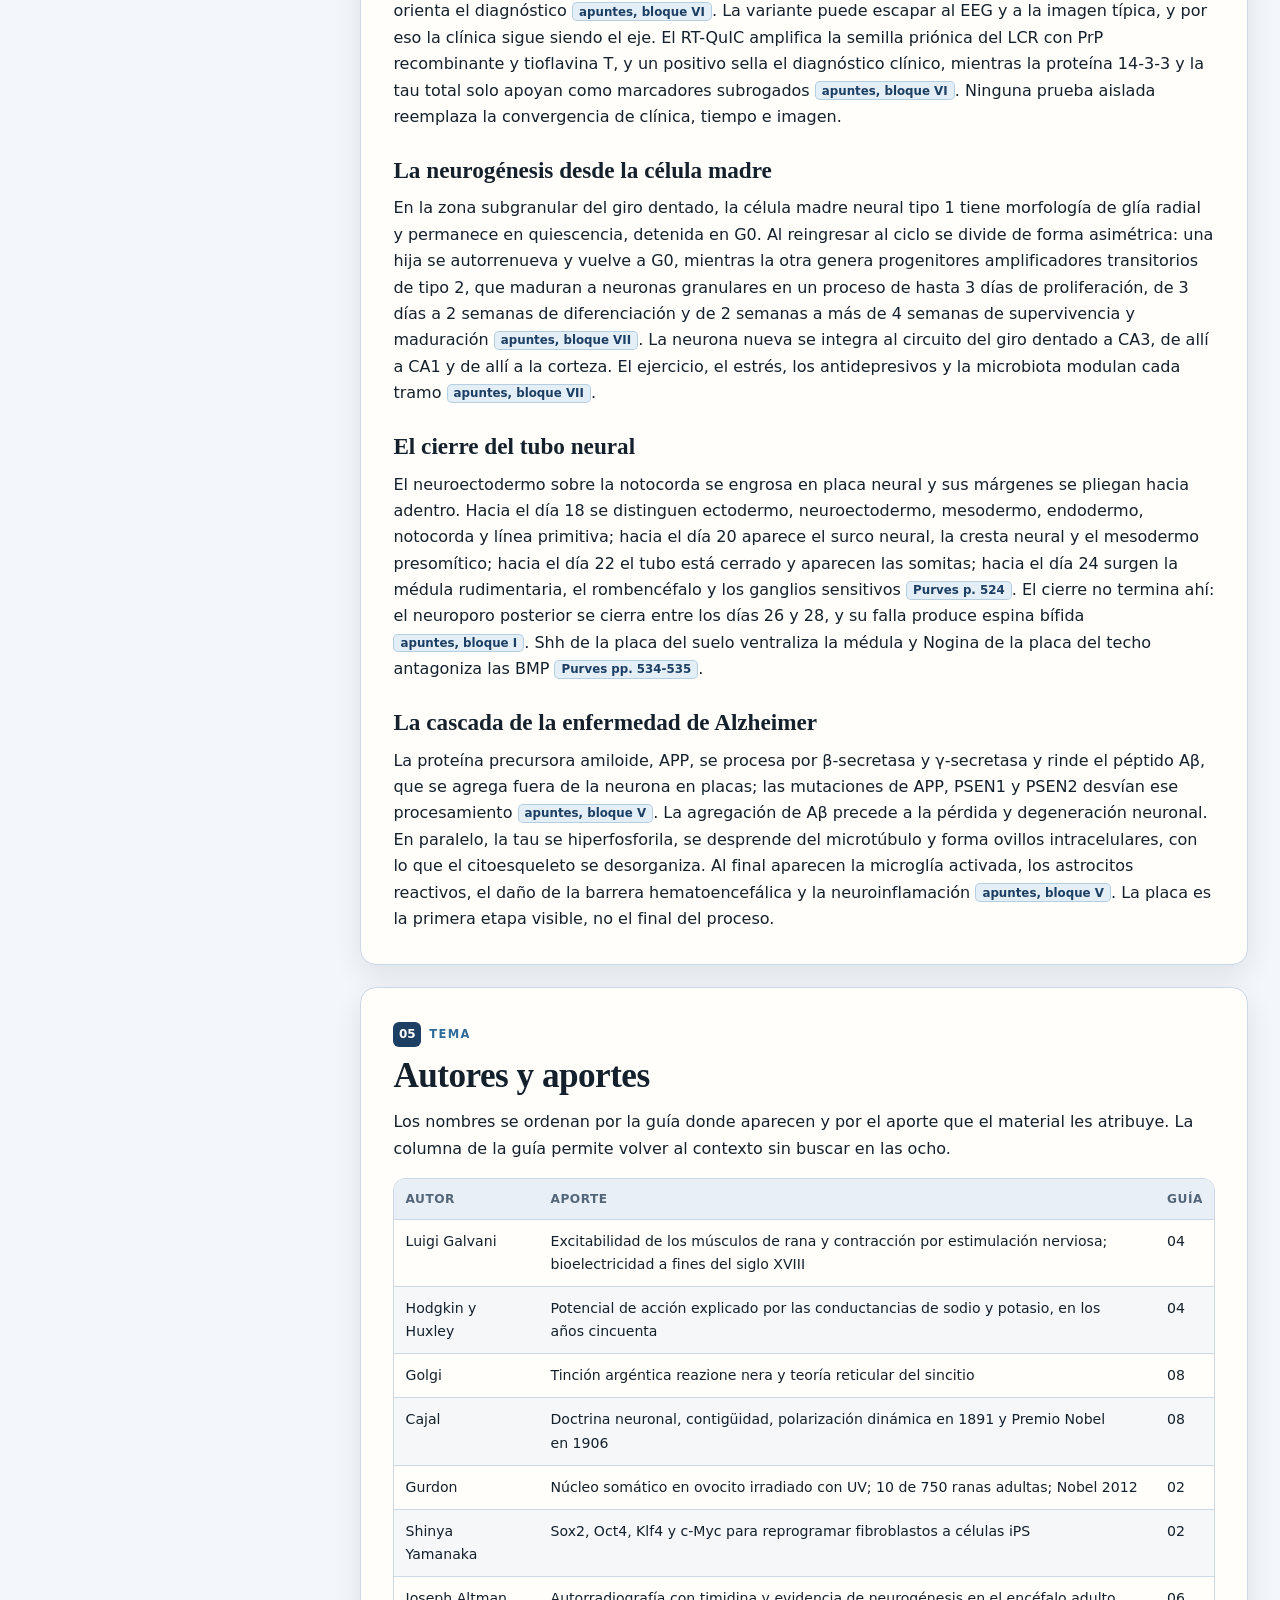
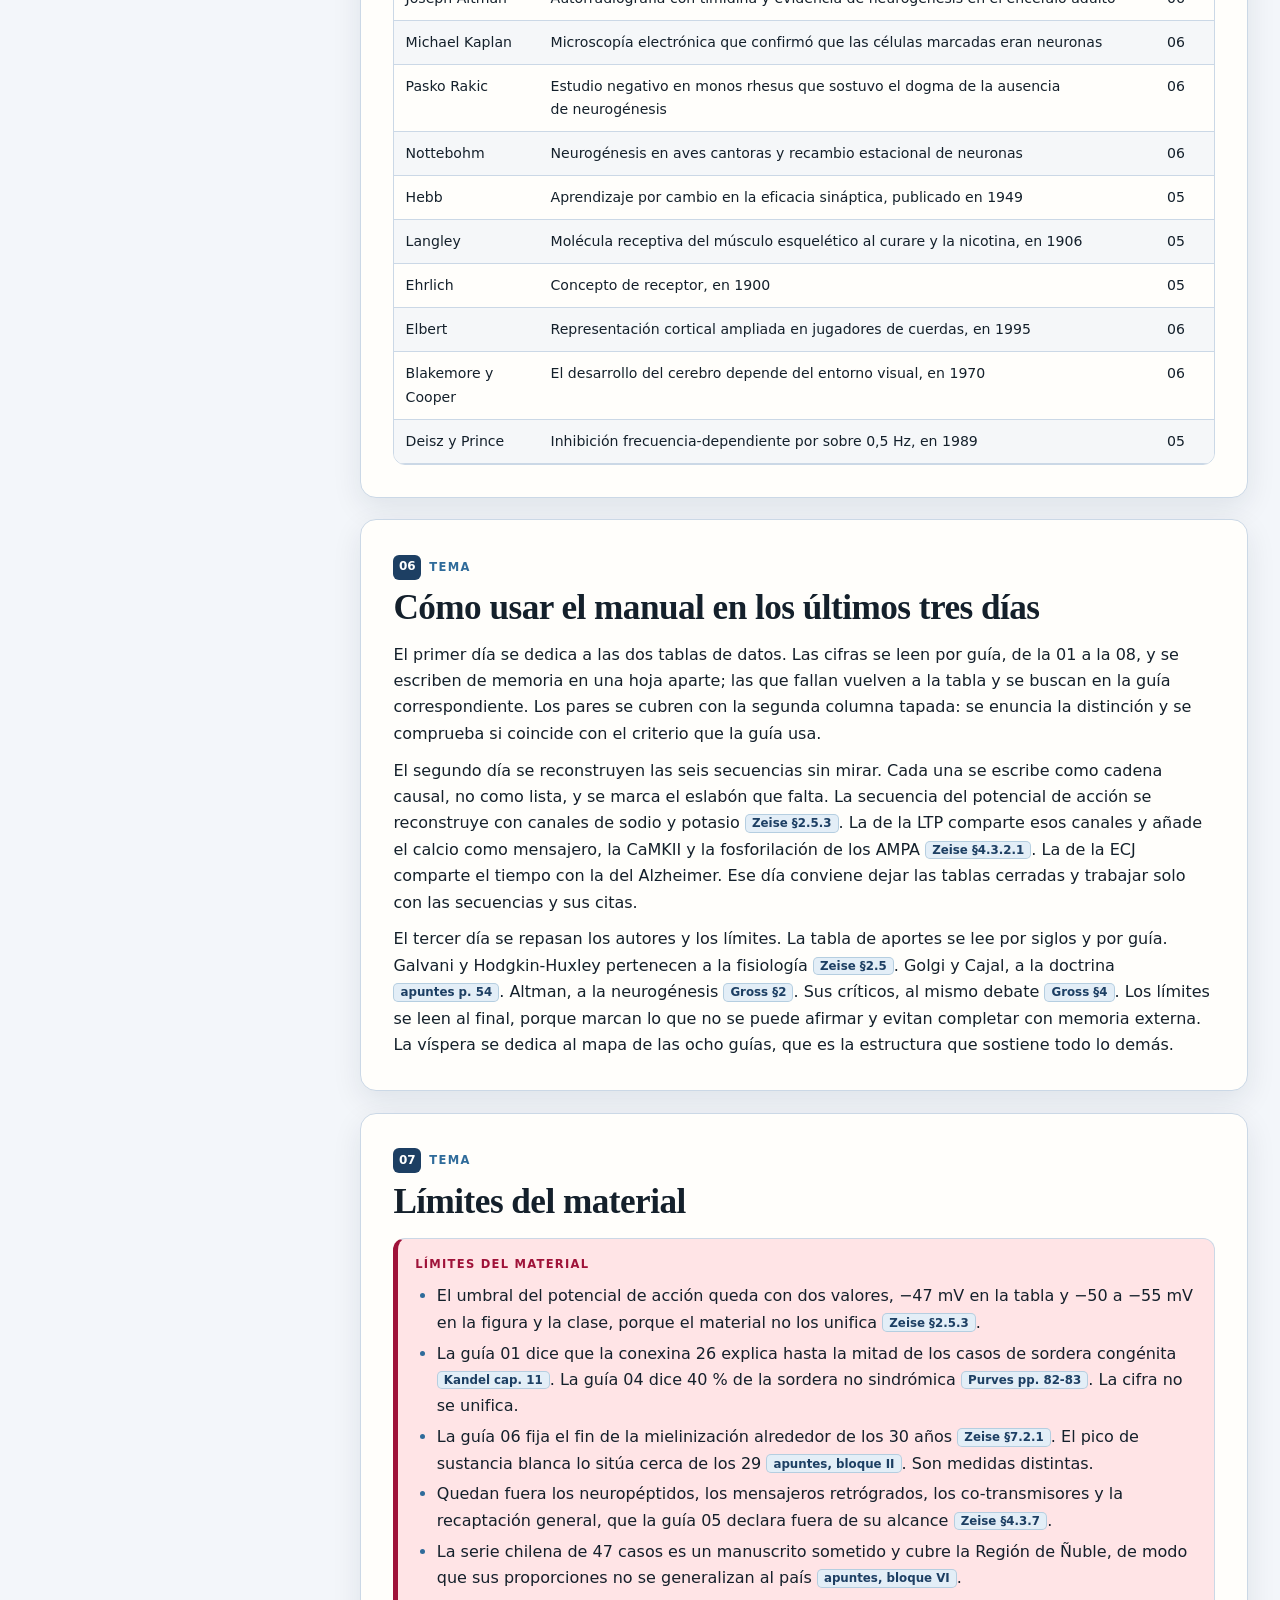
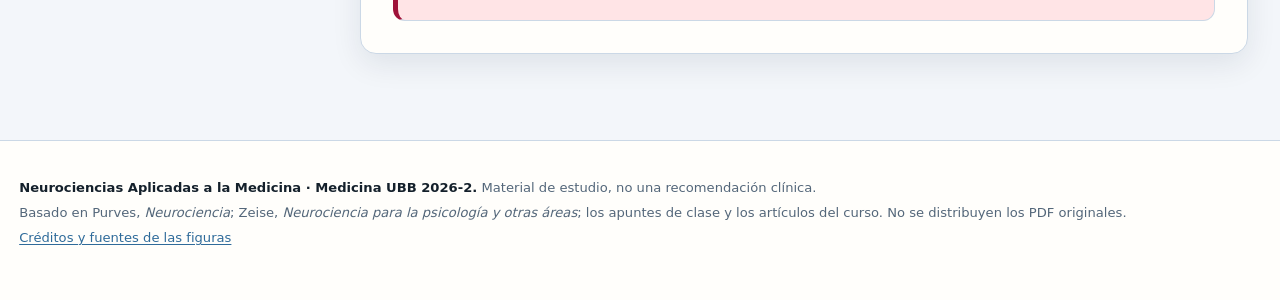
<file: manual.html>
<!doctype html>
<html lang="es-CL" data-theme="light">
<head>
<meta charset="utf-8">
<meta name="viewport" content="width=device-width, initial-scale=1">
<title>Manual del Certamen 1 · Neurociencias UBB</title>
<meta name="description" content="Manual del Certamen 1. Guía de estudio del Certamen 1 de Neurociencias, con citas por fuente.">
<link rel="icon" href="data:image/svg+xml,%3Csvg xmlns='http://www.w3.org/2000/svg' viewBox='0 0 64 64'%3E%3Crect width='64' height='64' rx='14' fill='%231d3f63'/%3E%3Ctext x='32' y='44' font-family='Georgia,serif' font-size='28' fill='%23dbeafe' text-anchor='middle'%3ENe%3C/text%3E%3C/svg%3E">
<meta property="og:title" content="Manual del Certamen 1 · Neurociencias UBB">
<meta property="og:description" content="Manual del Certamen 1. Guía de estudio del Certamen 1 de Neurociencias, con citas por fuente.">
<meta property="og:type" content="website">
<style>  :root{
    --bg:#f6f4ee;
    --surface:#fffdf8;
    --surface-2:#efeae0;
    --surface-3:#e6dfd1;
    --ink:#1d2a2e;
    --muted:#5d6b70;
    --line:#d8d1c3;
    --brand:#7f1d1d;
    --brand-2:#a33a3a;
    --brand-3:#f7e4e4;
    --accent:#b45309;
    --accent-2:#fef3c7;
    --rose:#9f1239;
    --rose-2:#ffe4e6;
    --blue:#1e3a8a;
    --blue-2:#dbeafe;
    --shadow:0 10px 30px rgba(20,40,40,.08);
    --radius:16px;
    --serif:Georgia,"Iowan Old Style","Palatino Linotype",Palatino,serif;
    --sans:ui-sans-serif,system-ui,-apple-system,"Segoe UI",Roboto,Arial,sans-serif;
  }
  [data-theme="dark"]{
    --bg:#0f1617;
    --surface:#162022;
    --surface-2:#1d2a2c;
    --surface-3:#263638;
    --ink:#e8eeec;
    --muted:#a7b6b2;
    --line:#2c3c3d;
    --brand:#5eead4;
    --brand-2:#2dd4bf;
    --brand-3:#123330;
    --accent:#fbbf24;
    --accent-2:#3a2a0a;
    --rose:#fb7185;
    --rose-2:#3b1119;
    --blue:#93c5fd;
    --blue-2:#12233f;
    --shadow:0 10px 30px rgba(0,0,0,.35);
  }
  *{box-sizing:border-box}
  html{scroll-behavior:smooth}
  body{
    margin:0;
    font-family:var(--sans);
    line-height:1.65;
    color:var(--ink);
    background:var(--bg);
    -webkit-font-smoothing:antialiased;
  }
  a{color:var(--brand-2);text-decoration-thickness:1px;text-underline-offset:2px}
  a:hover{color:var(--brand)}
  :focus-visible{outline:3px solid var(--accent);outline-offset:3px;border-radius:4px}
  .skip-link{
    position:absolute;left:-9999px;top:0;background:var(--surface);color:var(--ink);
    padding:.7rem 1rem;z-index:100;border:1px solid var(--line);border-radius:0 0 10px 0
  }
  .skip-link:focus{left:0}

  /* HERO */
  .hero{
    background:
      radial-gradient(1200px 500px at 85% -10%,rgba(255,255,255,.16),transparent 60%),
      linear-gradient(135deg,#0f2437 0%,#1a3d5c 55%,#2f6b9a 100%);
    color:#f7fbfa;
    padding:clamp(2rem,5vw,4.2rem) clamp(1.2rem,4vw,3rem) clamp(2.4rem,5vw,3.6rem);
    position:relative;
    overflow:hidden;
  }
  .hero::after{
    content:"";position:absolute;right:-120px;bottom:-160px;width:420px;height:420px;
    border:1px solid rgba(255,255,255,.18);border-radius:50%;
    box-shadow:0 0 0 40px rgba(255,255,255,.04),0 0 0 90px rgba(255,255,255,.03);
    pointer-events:none;
  }
  .hero-inner{max-width:1120px;margin:0 auto;position:relative;z-index:1}
  .eyebrow{
    display:inline-flex;align-items:center;gap:.5rem;
    font-size:.78rem;letter-spacing:.14em;text-transform:uppercase;
    color:#b9d3e8;font-weight:700;margin:0 0 1rem
  }
  .eyebrow::before{content:"";width:28px;height:1px;background:#b9d3e8;display:inline-block}
  .hero h1{
    font-family:var(--serif);
    font-size:clamp(1.9rem,4.2vw,3.2rem);
    line-height:1.08;
    margin:0 0 .7rem;
    letter-spacing:-.02em;
    max-width:26ch;
    text-wrap:balance;
  }
  .hero .lede{
    font-size:clamp(1.02rem,2vw,1.28rem);
    max-width:70ch;color:#d9e8f4;margin:.4rem 0 1.6rem
  }
  .hero .lede em{color:#fff}
  .meta-grid{
    display:grid;grid-template-columns:repeat(auto-fit,minmax(168px,1fr));
    gap:.75rem;margin:1.6rem 0 1.2rem;max-width:1120px
  }
  .meta-grid div{
    background:rgba(255,255,255,.08);
    border:1px solid rgba(255,255,255,.16);
    border-radius:12px;padding:.7rem .85rem;backdrop-filter:blur(3px)
  }
  .meta-grid span{
    display:block;font-size:.7rem;letter-spacing:.1em;text-transform:uppercase;
    color:#a9cbe4;font-weight:700;margin-bottom:.2rem
  }
  .meta-grid strong{font-size:.92rem;font-weight:600;color:#f7fbfa;line-height:1.35}
  .hero-actions{display:flex;flex-wrap:wrap;gap:.6rem;margin-top:1.1rem}
  .btn{
    appearance:none;border:1px solid rgba(255,255,255,.28);
    background:rgba(255,255,255,.10);color:#fff;
    padding:.62rem .95rem;border-radius:10px;font:inherit;font-size:.9rem;font-weight:650;
    cursor:pointer;transition:background .15s ease,transform .15s ease
  }
  .btn:hover{background:rgba(255,255,255,.2);transform:translateY(-1px)}
  .btn.primary{background:#fff;color:#10324c;border-color:#fff}
  .btn.primary:hover{background:#eaf4fb}

  /* LAYOUT */
  .shell{
    max-width:1420px;margin:0 auto;
    display:grid;grid-template-columns:290px minmax(0,1fr);
    gap:clamp(1rem,3vw,2.4rem);
    padding:2rem clamp(1rem,3vw,2rem) 4rem;
    align-items:start;
  }
  .sidebar{
    position:sticky;top:1rem;align-self:start;
    max-height:calc(100vh - 2rem);overflow:auto;
    background:var(--surface);border:1px solid var(--line);
    border-radius:var(--radius);padding:1rem;
    box-shadow:var(--shadow);
    scrollbar-width:thin;
  }
  .sidebar h2{
    font-family:var(--sans);font-size:.72rem;letter-spacing:.12em;text-transform:uppercase;
    color:var(--muted);margin:.2rem 0 .7rem
  }
  .toc{list-style:none;margin:0;padding:0;font-size:.9rem}
  .toc li{margin:.12rem 0}
  .toc a{
    display:block;padding:.42rem .55rem;border-radius:8px;color:var(--ink);
    text-decoration:none;border-left:3px solid transparent;line-height:1.3
  }
  .toc a:hover{background:var(--surface-2)}
  .toc a.active{background:var(--brand-3);border-left-color:var(--brand-2);font-weight:700;color:var(--brand)}
  .toc .figs{
    margin-top:.9rem;padding-top:.8rem;border-top:1px solid var(--line);
    display:flex;flex-wrap:wrap;gap:.35rem;align-items:center;font-size:.82rem;color:var(--muted)
  }
  .toc .figs a{
    display:inline-flex;align-items:center;justify-content:center;
    min-width:1.7rem;height:1.7rem;border:1px solid var(--line);border-radius:7px;
    padding:0 .45rem;background:var(--surface-2);font-weight:700;color:var(--brand)
  }
  main{min-width:0}
  .card{
    background:var(--surface);border:1px solid var(--line);border-radius:var(--radius);
    padding:clamp(1.1rem,2.6vw,2rem);box-shadow:var(--shadow);margin:1.35rem 0;
    scroll-margin-top:1rem;
  }
  .card > :first-child{margin-top:0}
  .card > :last-child{margin-bottom:0}
  .section-kicker{
    display:inline-flex;align-items:center;gap:.5rem;
    font-size:.72rem;letter-spacing:.12em;text-transform:uppercase;
    color:var(--brand-2);font-weight:800;margin-bottom:.45rem
  }
  .section-kicker .n{
    display:inline-flex;align-items:center;justify-content:center;
    min-width:1.55rem;height:1.55rem;padding:0 .35rem;border-radius:6px;
    background:var(--brand);color:#fff;font-size:.75rem;letter-spacing:0
  }
  h2{
    font-family:var(--serif);font-size:clamp(1.55rem,3.2vw,2.2rem);
    line-height:1.15;margin:.1rem 0 .8rem;letter-spacing:-.015em;text-wrap:balance
  }
  h3{font-family:var(--serif);font-size:clamp(1.18rem,2.2vw,1.45rem);line-height:1.25;margin:1.6rem 0 .55rem}
  h4{font-size:1rem;margin:1.2rem 0 .4rem;letter-spacing:.01em}
  p{margin:.65rem 0}
  ul,ol{margin:.55rem 0 .8rem;padding-left:1.35rem}
  li{margin:.28rem 0}
  li::marker{color:var(--brand-2)}
  strong{font-weight:750}
  em{font-style:italic}
  .cite{
    display:inline-block;font-size:.74rem;font-weight:700;line-height:1.2;
    color:var(--brand);background:var(--brand-3);
    border:1px solid color-mix(in srgb,var(--brand-2) 25%,transparent);
    padding:.08rem .38rem;border-radius:5px;white-space:nowrap;vertical-align:.08em
  }
  .small{font-size:.88rem;color:var(--muted)}
  .th-abbr{display:none}
  .muted{color:var(--muted)}

  /* CALLOUTS */
  .keybox,.databox,.warnbox,.quotebox{
    border-radius:12px;padding:1rem 1.05rem;margin:1rem 0;border:1px solid var(--line)
  }
  .keybox{background:var(--brand-3);border-left:5px solid var(--brand-2)}
  .databox{background:var(--accent-2);border-left:5px solid var(--accent)}
  .warnbox{background:var(--rose-2);border-left:5px solid var(--rose)}
  .quotebox{background:var(--surface-2);border-left:5px solid var(--blue);font-family:var(--serif);font-size:1.05rem}
  .box-title{
    display:block;font-family:var(--sans);font-size:.72rem;letter-spacing:.11em;
    text-transform:uppercase;font-weight:800;margin-bottom:.35rem
  }
  .keybox .box-title{color:var(--brand)}
  .databox .box-title{color:var(--accent)}
  .warnbox .box-title{color:var(--rose)}
  .quotebox .box-title{color:var(--blue)}

  /* GRIDS */
  .grid-2{display:grid;grid-template-columns:repeat(auto-fit,minmax(260px,1fr));gap:1rem;margin:1rem 0}
  .grid-3{display:grid;grid-template-columns:repeat(auto-fit,minmax(185px,1fr));gap:.85rem;margin:1rem 0}
  .stat{
    background:var(--surface-2);border:1px solid var(--line);border-radius:12px;
    padding:.9rem 1rem
  }
  .stat b{display:block;font-family:var(--serif);font-size:1.65rem;line-height:1.1;color:var(--brand)}
  .stat span{display:block;font-size:.82rem;color:var(--muted);margin-top:.25rem}
  .mini-card{
    background:var(--surface-2);border:1px solid var(--line);border-radius:12px;padding:.9rem 1rem
  }
  .mini-card h4{margin:.05rem 0 .35rem;font-size:.98rem}
  .mini-card p,.mini-card ul{font-size:.9rem;margin:.35rem 0}
  .tag{
    display:inline-block;font-size:.72rem;font-weight:800;letter-spacing:.04em;
    padding:.15rem .5rem;border-radius:999px;background:var(--brand-3);color:var(--brand);
    border:1px solid color-mix(in srgb,var(--brand-2) 25%,transparent)
  }
  .tag.amber{background:var(--accent-2);color:var(--accent);border-color:color-mix(in srgb,var(--accent) 25%,transparent)}
  .tag.rose{background:var(--rose-2);color:var(--rose);border-color:color-mix(in srgb,var(--rose) 25%,transparent)}

  /* TABLES */
  .table-wrap{
    overflow-x:auto;border:1px solid var(--line);border-radius:12px;margin:1rem 0;
    background:var(--surface);-webkit-overflow-scrolling:touch
  }
  table{width:100%;border-collapse:collapse;font-size:.88rem;min-width:720px}
  caption{
    caption-side:top;text-align:left;padding:.8rem .9rem .2rem;
    font-size:.82rem;color:var(--muted);font-weight:600
  }
  th,td{padding:.62rem .7rem;border-bottom:1px solid var(--line);vertical-align:top;text-align:left}
  th{
    background:var(--surface-2);font-size:.76rem;letter-spacing:.04em;text-transform:uppercase;
    color:var(--muted);font-weight:800;position:sticky;top:0;z-index:1
  }
  tbody tr:nth-child(even) td{background:color-mix(in srgb,var(--surface-2) 45%,var(--surface))}
  tbody tr:hover td{background:var(--brand-3)}
  td.nw{white-space:nowrap}
  .t1{min-width:1180px;font-size:.8rem}
  .t1 th,.t1 td{padding:.5rem .55rem}
  .t1 td:first-child{font-weight:650}

  /* FIGURES */
  figure.diagram{
    margin:1.25rem 0;background:#fbfaf6;border:1px solid #d8d1c3;border-radius:14px;
    padding:1rem;color:#1d2a2e;box-shadow:0 4px 16px rgba(20,40,40,.05)
  }
  figure.diagram svg{display:block;width:100%;height:auto}
  figure.diagram figcaption{font-size:.86rem;color:#5d6b70;margin:.75rem .15rem 0;line-height:1.5}
  figure.diagram figcaption b{color:#1d2a2e}
  .fig-label{
    display:inline-block;font-size:.72rem;letter-spacing:.1em;text-transform:uppercase;
    font-weight:800;color:#1d3f63;background:#e3eef7;border:1px solid #a9cbe4;
    padding:.15rem .5rem;border-radius:999px;margin-bottom:.6rem
  }

  /* DETAILS Q&A */
  details.qa{
    border:1px solid var(--line);border-radius:12px;background:var(--surface-2);
    padding:.2rem .9rem;margin:.55rem 0
  }
  details.qa summary{
    cursor:pointer;font-weight:700;padding:.65rem 0;list-style:none;
    display:flex;gap:.55rem;align-items:flex-start
  }
  details.qa summary::-webkit-details-marker{display:none}
  details.qa summary::before{
    content:"+";flex:0 0 auto;display:inline-flex;align-items:center;justify-content:center;
    width:1.35rem;height:1.35rem;border-radius:6px;background:var(--brand);color:#fff;
    font-weight:800;font-size:.95rem;line-height:1;margin-top:.1rem
  }
  details.qa[open] summary::before{content:"−"}
  details.qa .answer{padding:.1rem 0 .9rem 1.95rem;font-size:.94rem}
  details.qa .answer p:first-child{margin-top:0}
  .qa-tools{display:flex;gap:.5rem;flex-wrap:wrap;margin:.7rem 0 1rem}
  .qa-tools button{
    font:inherit;font-size:.82rem;font-weight:700;cursor:pointer;
    background:var(--surface);color:var(--ink);border:1px solid var(--line);
    padding:.4rem .65rem;border-radius:8px
  }
  .qa-tools button:hover{background:var(--brand-3);border-color:var(--brand-2)}

  /* CHECKLIST */
  .checklist{list-style:none;padding-left:0}
  .checklist li{padding-left:1.7rem;position:relative;margin:.45rem 0}
  .checklist li::before{
    content:"✓";position:absolute;left:0;top:.05rem;color:var(--brand-2);font-weight:900
  }

  /* FOOTER */
  footer{
    border-top:1px solid var(--line);background:var(--surface);
    padding:2rem clamp(1rem,4vw,3rem);color:var(--muted);font-size:.86rem
  }
  footer .foot-inner{max-width:1120px;margin:0 auto;display:flex;gap:1rem;flex-wrap:wrap;justify-content:space-between}
  footer strong{color:var(--ink)}

  @media (max-width:980px){
    .shell{grid-template-columns:1fr;padding-top:1.2rem}
    .sidebar{position:static;max-height:none;order:-1}
    .toc{display:grid;grid-template-columns:repeat(auto-fit,minmax(220px,1fr));gap:.1rem}
  }
  @media (max-width:560px){
    .hero h1{max-width:none}
    .meta-grid{grid-template-columns:1fr}
    .card{padding:1rem}
    table{font-size:.82rem}
  }
  @media print{
    :root{--bg:#fff;--surface:#fff;--surface-2:#f3f3f3;--surface-3:#eee;--ink:#111;--muted:#444;--line:#bbb;--shadow:none}
    @page{margin:12mm}
    body{background:#fff;font-size:10.5pt}
    .table-wrap{overflow:visible!important;border:none!important}
    table{min-width:0!important;width:100%!important;font-size:6.4pt!important;table-layout:fixed}
    .t1{min-width:0!important;font-size:6.4pt!important}
    .t1 th:nth-child(1){width:13%}
    .t1 th:nth-child(2){width:6%}
    .t1 th:nth-child(3){width:11%}
    .t1 th:nth-child(4){width:11%}
    .t1 th:nth-child(5){width:7%}
    .t1 th:nth-child(6){width:6%}
    .t1 th:nth-child(7){width:17%}
    .t1 th:nth-child(8){width:18%}
    .t1 th:nth-child(9){width:7%}
    th,td{padding:.2rem .2rem!important;word-break:normal;overflow-wrap:anywhere;hyphens:auto}
    th{position:static!important;word-break:normal!important;overflow-wrap:normal!important;hyphens:none!important}
    thead{display:table-header-group}
    .hero{background:#fff;color:#111;padding:0 0 1rem;border-bottom:2px solid #111}
    .hero .lede,.meta-grid span{color:#333}
    .meta-grid div{background:#f4f4f4;border-color:#ccc}
    .meta-grid strong{color:#111}
    .hero-actions,.sidebar,.skip-link,.qa-tools{display:none!important}
    .shell{display:block;max-width:none;padding:0}
    .card{box-shadow:none;border:1px solid #ccc;break-inside:avoid;page-break-inside:avoid}
    h2,h3{break-after:avoid}
    figure.diagram,.table-wrap,details.qa{break-inside:avoid;page-break-inside:avoid}
    .th-full{display:none}
    .th-abbr{display:inline}
    a{color:#111;text-decoration:none}
  }
  p,li,td,figcaption{text-wrap:pretty}
  blockquote{
    margin:1.1rem 0;padding:.9rem 1.1rem;background:var(--surface-2);
    border-left:4px solid var(--brand-2);border-radius:0 12px 12px 0;color:var(--ink)
  }
  blockquote p{margin:.4rem 0}
  .guide-grid{display:grid;grid-template-columns:repeat(auto-fit,minmax(280px,1fr));gap:1rem;margin:1.2rem 0}
  .guide-grid a{display:block;text-decoration:none;color:inherit;background:var(--surface);
    border:1px solid var(--line);border-radius:var(--radius);padding:1rem 1.1rem;box-shadow:var(--shadow);
    transition:transform .15s ease,border-color .15s ease}
  .guide-grid a:hover{transform:translateY(-2px);border-color:var(--brand-2)}
  .guide-grid a:focus-visible{outline:3px solid var(--accent);outline-offset:3px}
  .guide-grid .gn{font-family:var(--serif);font-size:1.6rem;color:var(--brand-2);line-height:1}
  .guide-grid h3{margin:.3rem 0 .4rem;font-size:1.05rem;font-family:var(--sans);font-weight:700;color:var(--ink)}
  .guide-grid p{margin:0;font-size:.9rem;color:var(--muted)}
  .badges{display:flex;flex-wrap:wrap;gap:.4rem;margin-top:.7rem}
  .badges span{font-size:.72rem;font-weight:700;letter-spacing:.03em;background:var(--brand-3);
    color:var(--brand);border-radius:999px;padding:.18rem .55rem}
  caption{caption-side:top;text-align:left;font-size:.82rem;font-weight:700;color:var(--muted);padding:.2rem .2rem .5rem}

/* ===== Neurociencias: azul profundo y ámbar sobre el sistema visual de Semio C3 ===== */
:root{
  --bg:#f3f6fa;
  --surface:#fffefb;
  --surface-2:#e9eff6;
  --surface-3:#dae4ef;
  --ink:#14202b;
  --muted:#54677a;
  --line:#cbd8e6;
  --brand:#1d3f63;
  --brand-2:#2f6b9a;
  --brand-3:#e3eef7;
  --accent:#b45309;
  --accent-2:#fef3c7;
  --rose:#9f1239;
  --rose-2:#ffe4e6;
  --blue:#1e3a8a;
  --blue-2:#dbeafe;
  --shadow:0 10px 30px rgba(16,36,56,.09);
}
[data-theme="dark"]{
  --bg:#0e141a;
  --surface:#151e26;
  --surface-2:#1c2833;
  --surface-3:#26333f;
  --ink:#e9f1f7;
  --muted:#a4b6c6;
  --line:#2b3a47;
  --brand:#7dd3fc;
  --brand-2:#38bdf8;
  --brand-3:#0d2a3c;
  --accent:#fbbf24;
  --accent-2:#3a2a0a;
  --rose:#fb7185;
  --rose-2:#3b1119;
  --blue:#93c5fd;
  --blue-2:#12233f;
  --shadow:0 10px 30px rgba(0,0,0,.42);
}
.site-footer{
  max-width:1280px;margin:0 auto;padding:2rem 1.2rem 3rem;
  color:var(--muted);font-size:.82rem;line-height:1.6;
  border-top:1px solid var(--line);
}
.site-footer p{margin:.25rem 0}
.table-source{margin-top:.4rem}
.exam-list li{margin:.5rem 0}
.cert-grid{display:grid;grid-template-columns:repeat(auto-fit,minmax(320px,1fr));gap:1.2rem;margin:1.4rem 0}
.cert-card{display:block;background:var(--surface);border:1px solid var(--line);border-radius:var(--radius);padding:1.5rem;text-decoration:none;color:inherit;box-shadow:var(--shadow);transition:transform .15s ease,border-color .15s ease}
.cert-card:hover{transform:translateY(-2px);border-color:var(--brand-2)}
.cert-card h3{margin:.2rem 0 .6rem;font-size:1.45rem}
.cert-card p{color:var(--muted);margin:.4rem 0 1rem}
.cert-card .big{font-family:var(--serif);font-size:2.6rem;color:var(--brand);line-height:1}

/* ===== Figuras de Robbins ===== */
.fig{
  margin:1.8rem 0;padding:1rem;background:var(--surface);
  border:1px solid var(--line);border-radius:var(--radius);box-shadow:var(--shadow);
}
.fig-open{
  display:block;background:#fff;border-radius:calc(var(--radius) - 4px);
  overflow:hidden;cursor:zoom-in;line-height:0;text-align:center;
}
.fig-open img{display:block;width:auto;max-width:100%;height:auto;margin:0 auto}
.fig figcaption{margin-top:.85rem;font-size:.9rem;line-height:1.55;color:var(--ink)}
.fig figcaption strong{color:var(--brand)}
.fig-source{display:block;margin-top:.35rem;font-size:.78rem;color:var(--muted);line-height:1.45}
.fig-source a{color:var(--brand);font-weight:600}
.fig-grid{
  display:grid;grid-template-columns:repeat(auto-fill,minmax(160px,1fr));
  gap:.8rem;margin-top:1rem;
}
.fig-thumb{
  display:flex;flex-direction:column;gap:.35rem;text-decoration:none;
  color:var(--muted);font-size:.78rem;background:#fff;border:1px solid var(--line);
  border-radius:calc(var(--radius) - 4px);padding:.4rem;
  transition:border-color .15s ease,transform .15s ease;
}
.fig-thumb:hover{border-color:var(--brand-2);transform:translateY(-1px)}
.fig-thumb img{width:100%;height:120px;object-fit:contain;background:#fff}
.fig-thumb span{text-align:center;font-weight:700;color:var(--brand)}
.fig-dialog{
  position:fixed;inset:0;margin:auto;width:fit-content;height:fit-content;
  max-width:min(96vw,1500px);max-height:92dvh;overflow:auto;overscroll-behavior:contain;
  background:var(--surface);color:var(--ink);border:1px solid var(--line);
  border-radius:var(--radius);padding:1rem;box-shadow:0 20px 60px rgba(0,0,0,.45);
}
.fig-dialog::backdrop{background:rgba(10,18,26,.84)}
.fig-dialog img{
  display:block;max-width:min(94vw,1400px);max-height:80vh;width:auto;height:auto;
  margin:0 auto;background:#fff;
}
.fig-dialog p{margin:.8rem 0 0;color:var(--muted);font-size:.9rem;line-height:1.5}
.fig-dialog-close{
  position:absolute;top:.6rem;right:.6rem;z-index:2;
  background:var(--brand);color:#fff;border:0;border-radius:999px;
  padding:.3rem .8rem;font:inherit;font-size:.8rem;font-weight:700;cursor:pointer;
}
@media(max-width:600px){
  .fig{padding:.6rem;margin:1.2rem 0}
  .fig-grid{grid-template-columns:repeat(2,1fr)}
  .fig-thumb img{height:90px}
}
@media print{
  .fig{break-inside:avoid;box-shadow:none;border:1px solid #ccc;padding:.4rem}
  .fig-open{cursor:default}
  .fig-open img{max-height:9.5cm;width:auto;margin:0 auto}
  .fig-grid,.fig-dialog{display:none!important}
  .fig-source a{color:#333}
}
</style>
</head>
<body>
<a class="skip-link" href="#contenido">Saltar al contenido</a>

<header class="hero">
  <div class="hero-inner">
    <p class="eyebrow">Certamen 1 · Neurociencias Aplicadas a la Medicina</p>
    <h1>Manual del Certamen 1</h1>
    <p class="lede">El mapa del certamen en una página: las cifras que se preguntan, los pares que se confunden y el recorrido completo.</p>
    <div class="meta-grid"><div><span>Guías</span><strong>8</strong></div><div><span>Temas</span><strong>7</strong></div><div><span>Filas de tabla</span><strong>81</strong></div><div><span>Citas</span><strong>70</strong></div><div><span>Fuentes</span><strong>las ocho guías del certamen</strong></div></div>
    <div class="hero-actions">
      <button class="btn primary" id="printBtn" type="button">Imprimir / guardar PDF</button>
      <button class="btn" id="themeBtn" type="button" aria-pressed="false">Modo oscuro</button>
      <a class="btn" href="#alcance">Empezar por el alcance</a>
    </div>
  </div>
</header>

<div class="shell">
  <aside class="sidebar" aria-label="Índice de la guía">
    <h2>Contenido</h2>
    <nav>
      <ul class="toc">
        <li><a href="#esencial">Lo esencial en 60 segundos</a></li>
        <li><a href="#alcance">Alcance y método</a></li>
        <li><a href="#sec-01-el-mapa-del-certamen">El mapa del certamen</a></li>
        <li><a href="#sec-02-las-cifras-que-se-preguntan">Las cifras que se preguntan</a></li>
        <li><a href="#sec-03-los-pares-que-se-confunden">Los pares que se confunden</a></li>
        <li><a href="#sec-04-las-secuencias-que-se-piden">Las secuencias que se piden</a></li>
        <li><a href="#sec-05-autores-y-aportes">Autores y aportes</a></li>
        <li><a href="#sec-06-como-usar-el-manual-en-los-ultimos-tres-dias">Cómo usar el manual en los últimos tres días</a></li>
        <li><a href="#sec-07-limites-del-material">Límites del material</a></li>
      </ul>
      <div class="figs">
<a href="index.html" title="Índice del certamen">Índice</a>
        <a href="01_Neurona_y_Glia.html" title="La neurona y la glía">01</a>
      </div>
    </nav>
  </aside>

  <main id="contenido">
<section id="alcance" class="card"><div class="section-kicker"><span class="n">00</span> Alcance y método</div><h2>Qué cubre esta guía</h2><div class="keybox"><span class="box-title">Alcance</span>Manual integrado del Certamen 1. Reúne las cifras de mayor rendimiento, los pares que se confunden, las secuencias que se piden y el mapa de las ocho guías, con la fuente de cada dato.</div><p class="small">El manual se apoya en las ocho guías y en el material de clases; usa rangos de páginas y bloques en vez de una cita por oración.</p><p class="small"><strong>Fuera de alcance:</strong> el desarrollo completo de cada tema, que vive en su guía.</p></section><section id="esencial" class="card"><div class="section-kicker"><span class="n">★</span> Repaso rápido</div><h2>Lo esencial en 60 segundos</h2><div class="keybox"><span class="box-title">Si solo te llevas estas ideas</span><ul>
<li>La notocorda induce el neuroectodermo, que se engrosa en placa neural y se cierra entre los días 18 y 28 <span class="cite">Purves p. 524</span>.</li>
<li>La zona ventricular produce neuronas y la migración radial y tangencial arma las seis capas corticales <span class="cite">Purves pp. 541-550</span>.</li>
<li>La membrana mantiene entre 40 y 85 mV de diferencia <span class="cite">Zeise §2.2.1</span>. El potencial de acción la invierte con canales de sodio y potasio <span class="cite">Zeise §2.5.3</span>.</li>
<li>La sinapsis química convierte electricidad en química <span class="cite">Zeise §4.1.1</span>. El glutamato excita y el GABA inhibe <span class="cite">Zeise §4.2</span>.</li>
<li>La plasticidad ajusta la eficacia sináptica y esculpe mapas <span class="cite">Zeise §7.1</span>. La neurogénesis adulta añade neuronas al giro dentado <span class="cite">Gross §5</span>.</li>
<li>En las demencias neurodegenerativas, una proteína mal plegada se propaga, y la ECJ la vuelve transmisible <span class="cite">apuntes, bloque VI</span>.</li>
<li>Cajal separó las neuronas del sincitio de Golgi y les dio entrada, salida y contacto <span class="cite">apuntes, bloque VIII</span>.</li>
<li>El arco va del ectodermo a la enfermedad y de la célula aislada a la doctrina neuronal.</li>
</ul></div></section><section id="sec-01-el-mapa-del-certamen" class="card">
<div class="section-kicker"><span class="n">01</span> Tema</div>
<h2>El mapa del certamen</h2>
<p>El certamen se ordena como una biografía del tejido nervioso. La guía 01 fija el vocabulario mínimo: la neurona tiene soma, dendritas que llevan la señal hacia el soma y un axón que la lleva hacia otras células <span class="cite">Zeise §2.4</span>. La glía aporta andamio, vaina y acoplamiento <span class="cite">Purves pp. 517-553</span>. Esa primera distinción no es solo anatómica: define qué parte del tejido conduce y qué parte lo sostiene, y establece los términos con los que se describirá todo lo demás.</p>
<p>La guía 02 retrocede al origen. El neuroectodermo, inducido por la notocorda, se engrosa en placa neural y se cierra en tubo, y de la cresta y las placodas salen los ganglios, la mielina periférica y los órganos sensoriales. La célula madre neural y sus marcadores, Sox2 y nestina, conectan ese desarrollo con la reprogramación de Yamanaka y con los organoides <span class="cite">Purves pp. 522-526</span>. La pregunta que deja abierta es cómo esa población pequeña se multiplica y migra hasta formar una corteza.</p>
<p>La guía 03 responde con la fábrica ventricular. La división simétrica amplía la reserva y la asimétrica produce un neuroblasto, la glía radial sirve de célula madre y de riel, y la fecha de nacimiento ordena las capas de dentro hacia afuera <span class="cite">Purves pp. 541-545</span>. La corteza resultante tiene seis capas y surcos, y cuando la migración falla aparecen la lisencefalia y las heterotopias <span class="cite">apuntes, bloque I</span>. Con el circuito armado, falta explicar cómo conduce y cómo se comunica.</p>
<p>La guía 04 entra en la membrana. El potencial de acción nace cuando la despolarización abre suficientes canales de sodio y se regenera por retroalimentación positiva <span class="cite">Zeise §2.5.3</span>. La mielina no genera la señal: aumenta la resistencia de membrana, baja la capacitancia y obliga a regenerarla en los nodos <span class="cite">Zeise §2.5.5</span>. Ese axón termina en una sinapsis, y ahí cambia el registro físico del problema.</p>
<p>La guía 05 convierte la electricidad en química. El glutamato y el GABA sostienen la transmisión rápida <span class="cite">Zeise §4.2</span>. El receptor NMDA exige glutamato y despolarización, el calcio que entra activa CaMKII y fosforila los AMPA, y esa coincidencia es la base de la LTP, cuyo reverso es la LTD <span class="cite">Zeise §4.3.2</span>. La guía 06 toma esa plasticidad y la extiende a la vida entera: ventanas críticas, mapas corticales y envejecimiento <span class="cite">Zeise §7.1</span>. La neurogénesis adulta, negada durante décadas, se demuestra con timidina en el giro dentado <span class="cite">Gross §2</span>.</p>
<p>La guía 07 cambia el registro: la neurona que funcionaba se enferma, y la patología se ordena por proteína, agregado y territorio <span class="cite">apuntes, bloque V</span>. La 08 vuelve al siglo XIX para explicar por qué la neurona es la unidad, y con ella cierra el arco que empezó en el ectodermo <span class="cite">apuntes p. 54</span>. Las dos últimas guías completan el mapa: una muestra qué falla y la otra cómo se supo.</p>
<div class="table-wrap" role="region" aria-label="Tabla: El mapa del certamen" tabindex="0"><table>
<thead>
<tr>
<th>Guía</th>
<th>Qué responde</th>
<th>Qué abre después</th>
</tr>
</thead>
<tbody>
<tr>
<td>01 Neurona y glía</td>
<td>Qué es una neurona, qué la distingue de la glía y cómo conduce el axón</td>
<td>La pregunta por el origen de esas células</td>
</tr>
<tr>
<td>02 Nace</td>
<td>De dónde vienen las neuronas y cómo se cierra el tubo neural</td>
<td>La proliferación y la migración que arman la corteza</td>
</tr>
<tr>
<td>03 Se construye</td>
<td>Cómo se divide la célula madre, migra y se laminan seis capas</td>
<td>La fisiología de membrana que hará funcionar el circuito</td>
</tr>
<tr>
<td>04 Emite señal</td>
<td>Cómo se genera y propaga el potencial de acción</td>
<td>La transmisión de una célula a la siguiente</td>
</tr>
<tr>
<td>05 Se comunica</td>
<td>Cómo la sinapsis convierte electricidad en química y cómo aprende</td>
<td>La plasticidad de largo plazo y la renovación celular</td>
</tr>
<tr>
<td>06 Madura y se renueva</td>
<td>Qué cambia con la edad, la práctica y la neurogénesis adulta</td>
<td>Qué ocurre cuando el sistema falla</td>
</tr>
<tr>
<td>07 Falla</td>
<td>Cómo se degeneran las demencias y qué es un prión</td>
<td>La mirada histórica que fundó la doctrina</td>
</tr>
<tr>
<td>08 Cajal</td>
<td>Cómo se demostró que la neurona es una unidad</td>
<td>Cierra el arco y devuelve al problema de la técnica</td>
</tr>
</tbody>
</table></div>
<p>Las ocho guías forman una cadena sin saltos: cada una usa lo que la anterior dejó establecido y deja un problema que la siguiente resuelve. De esa cadena salen las cifras que se fijan, los pares que se separan y las secuencias que se reconstruyen.</p>

</section><section id="sec-02-las-cifras-que-se-preguntan" class="card">
<div class="section-kicker"><span class="n">02</span> Tema</div>
<h2>Las cifras que se preguntan</h2>
<p>Cada guía deja magnitudes que se fijan con precisión: conteos, edades, porcentajes y tiempos. La tabla las conserva en el orden de las guías y con el valor literal del material.</p>
<div class="table-wrap" role="region" aria-label="Tabla: Las cifras que se preguntan" tabindex="0"><table>
<thead>
<tr>
<th>Dato</th>
<th>Valor</th>
<th>Guía</th>
</tr>
</thead>
<tbody>
<tr>
<td>Neuronas del cerebro humano</td>
<td>86.000 millones o más</td>
<td>01</td>
</tr>
<tr>
<td>Velocidad de una fibra mielinizada</td>
<td>hasta 100 m/s, unos 360 km/h</td>
<td>01</td>
</tr>
<tr>
<td>Puntos de regeneración de la señal</td>
<td>cerca del 1 % de la membrana</td>
<td>01</td>
</tr>
<tr>
<td>Edad de inicio de la esclerosis múltiple</td>
<td>entre 20 y 40 años</td>
<td>01</td>
</tr>
<tr>
<td>Intentos de Gurdon que dieron una rana adulta</td>
<td>10 de 750</td>
<td>02</td>
</tr>
<tr>
<td>Hitos del organoide cerebral</td>
<td>días 0, 6, 11 y 15</td>
<td>02</td>
</tr>
<tr>
<td>Conjuntos de genes Hox</td>
<td>cuatro, en los cromosomas 7, 17, 12 y 2</td>
<td>02</td>
</tr>
<tr>
<td>Rombómeros del rombencéfalo</td>
<td>ocho, r1 a r8</td>
<td>02</td>
</tr>
<tr>
<td>Holoprosencefalia</td>
<td>1/10.000 a 1/16.000 nacidos vivos; 1/30 a 1/400 concepciones</td>
<td>02</td>
</tr>
<tr>
<td>Fortificación de la harina con folato en Chile</td>
<td>2,2 mg/kg desde 2000; reducción de 40 % a 50 %</td>
<td>02</td>
</tr>
<tr>
<td>Divisiones terminales en el mono rhesus</td>
<td>hasta el día embrionario 105 de unos 165 días</td>
<td>03</td>
</tr>
<tr>
<td>Corteza en la agiria lisencefálica</td>
<td>cuatro capas mal organizadas en lugar de seis</td>
<td>03</td>
</tr>
<tr>
<td>Potencial de reposo de la neurona</td>
<td>entre 40 y 85 mV, con el interior negativo</td>
<td>04</td>
</tr>
<tr>
<td>Factor de Nernst a 37 °C</td>
<td>61 mV dividido por la valencia</td>
<td>04</td>
</tr>
<tr>
<td>Equilibrio del potasio</td>
<td>−94,6 mV</td>
<td>04</td>
</tr>
<tr>
<td>Equilibrio del sodio</td>
<td>+66,6 mV</td>
<td>04</td>
</tr>
<tr>
<td>Bomba de sodio y potasio</td>
<td>3 Na⁺ fuera y 2 K⁺ dentro por ATP</td>
<td>04</td>
</tr>
<tr>
<td>Neuronas glutamatérgicas y GABAérgicas</td>
<td>cerca de 80 millones</td>
<td>05</td>
</tr>
<tr>
<td>Neuronas serotoninérgicas y noradrenérgicas</td>
<td>165.000 y 20.000</td>
<td>05</td>
</tr>
<tr>
<td>Proporción entre neuronas de aminoácidos y el resto</td>
<td>al menos 100.000 a 1</td>
<td>05</td>
</tr>
<tr>
<td>Constricciones del tronco dendrítico</td>
<td>100 a 500 nm</td>
<td>05</td>
</tr>
<tr>
<td>Mielinización en humanos</td>
<td>termina alrededor de los 30 años</td>
<td>06</td>
</tr>
<tr>
<td>Volumen cerebral</td>
<td>10 % a mediados de la gestación y 80 % a los 3 años</td>
<td>06</td>
</tr>
<tr>
<td>Pico de sustancia gris subcortical y de sustancia blanca</td>
<td>cerca de los 14 y de los 29 años</td>
<td>06</td>
</tr>
<tr>
<td>Retención del aprendizaje pasivo y del activo</td>
<td>menos del 20 % y 75 % a 90 %</td>
<td>06</td>
</tr>
<tr>
<td>Estimulación sensorial repetitiva</td>
<td>20 minutos a 20 Hz mejoran; 1 Hz empeoran</td>
<td>06</td>
</tr>
<tr>
<td>Formas de ECJ</td>
<td>esporádica 85 %; familiar 10 a 15 %; iatrogénica menos del 1 %</td>
<td>07</td>
</tr>
<tr>
<td>Incidencia chilena de ECJ</td>
<td>por encima de 1 a 2 por millón</td>
<td>07</td>
</tr>
<tr>
<td>Inicio y curso de E200K</td>
<td>quinta o sexta década; muerte en menos de un año</td>
<td>07</td>
</tr>
<tr>
<td>Repeticiones CAG en Huntington</td>
<td>menos de 27 normal; 27 a 35 intermedio; 36 a 39 anormal; más de 40 enfermedad</td>
<td>07</td>
</tr>
<tr>
<td>Complejos periódicos del EEG</td>
<td>cada 0,5 a 2 segundos</td>
<td>07</td>
</tr>
<tr>
<td>Serie de ECJ de Ñuble</td>
<td>47 casos; 26 Glu200Lys, 20 M/M y 6 M/V; 3 Glu200Glu</td>
<td>07</td>
</tr>
<tr>
<td>DWI y FLAIR</td>
<td>minutos y 6 a 12 horas</td>
<td>07</td>
</tr>
<tr>
<td>Ley de polarización dinámica</td>
<td>1891</td>
<td>08</td>
</tr>
<tr>
<td>Premio Nobel de Cajal</td>
<td>1906</td>
<td>08</td>
</tr>
</tbody>
</table></div>

</section><section id="sec-03-los-pares-que-se-confunden" class="card">
<div class="section-kicker"><span class="n">03</span> Tema</div>
<h2>Los pares que se confunden</h2>
<p>La confusión entre dos términos vecinos se resuelve con el criterio que la guía usa para separarlos: el tipo de contacto, la dirección del impulso, la dependencia de calcio o el compartimento donde ocurre la lesión. La segunda columna enuncia ese criterio, no una definición general.</p>
<div class="table-wrap" role="region" aria-label="Tabla: Los pares que se confunden" tabindex="0"><table>
<thead>
<tr>
<th>Par</th>
<th>Distinción</th>
</tr>
</thead>
<tbody>
<tr>
<td>Sinapsis química y sinapsis eléctrica</td>
<td>La química usa vesículas, hendidura y receptores; la eléctrica une los citoplasmas por uniones gap y permite el paso de iones y segundos mensajeros <span class="cite">Zeise §4.1.1</span>.</td>
</tr>
<tr>
<td>Curare y α-bungarotoxina</td>
<td>Ambos bloquean el canal nicotínico, pero el curare lo hace de forma competitiva, débil y reversible, y la α-bungarotoxina de forma fuerte y casi irreversible <span class="cite">Kandel cap. 8</span>.</td>
</tr>
<tr>
<td>Célula madre y progenitora</td>
<td>La célula madre se autorrenueva y puede dar todas las clases del tejido; la progenitora tiene capacidad limitada y suele producir una sola clase de descendencia <span class="cite">Purves p. 519</span>.</td>
</tr>
<tr>
<td>Célula madre embrionaria y somática</td>
<td>La embrionaria viene de la masa celular interna del blastocisto y da los tres linajes más la línea germinal; la somática es específica de tejido <span class="cite">Purves p. 519</span>.</td>
</tr>
<tr>
<td>Holoprosencefalia y defecto del tubo neural</td>
<td>La holoprosencefalia es un fallo de la separación hemisférica; el defecto del tubo neural es un fallo de cierre <span class="cite">Purves p. 538</span>.</td>
</tr>
<tr>
<td>División simétrica y asimétrica</td>
<td>La simétrica produce dos células madre y amplía la reserva; la asimétrica produce un neuroblasto y conserva una progenitora que reingresa al ciclo <span class="cite">Purves p. 541</span>.</td>
</tr>
<tr>
<td>Migración radial y tangencial</td>
<td>La radial usa las prolongaciones de la glía como guía; la tangencial desplaza interneuronas GABAérgicas desde las eminencias ganglionares <span class="cite">Purves p. 550</span>.</td>
</tr>
<tr>
<td>Nernst y Goldman-Hodgkin-Katz</td>
<td>Nernst calcula el equilibrio de un solo ion; Goldman pondera varios iones con sus permeabilidades relativas <span class="cite">Zeise §2.2.6</span>.</td>
</tr>
<tr>
<td>Inactivación y desactivación</td>
<td>La inactivación cierra el canal con el estímulo todavía presente; la desactivación lo cierra cuando el estímulo cesa o se revierte <span class="cite">Zeise §2.2.4</span>.</td>
</tr>
<tr>
<td>AMPA y NMDA</td>
<td>AMPA es catiónico y su permeabilidad al calcio depende de la edición de GluA2; NMDA exige glutamato y despolarización, es permeable al calcio y está bloqueado por magnesio <span class="cite">Kandel cap. 13</span>.</td>
</tr>
<tr>
<td>LTP y LTD</td>
<td>La LTP aumenta de forma persistente la eficacia sináptica; la LTD la disminuye de forma persistente <span class="cite">Zeise §4.3.2</span>.</td>
</tr>
<tr>
<td>GABA_A y GABA_B</td>
<td>El GABA_A es ionotrópico, de cloruro y bicarbonato; el GABA_B es metabotrópico, baja el cAMP, abre potasio y cierra calcio <span class="cite">Zeise §4.3.5</span>.</td>
</tr>
<tr>
<td>Hidrocéfalo ex vacuo e hidrocefalia normotensiva</td>
<td>El ex vacuo compensa la pérdida de parénquima sin aumentar la presión; la normotensiva es un problema primario de dinámica del líquido que ejerce presión <span class="cite">apuntes, bloque II</span>.</td>
</tr>
<tr>
<td>Alzheimer y demencia por cuerpos de Lewy</td>
<td>En la demencia por cuerpos de Lewy la memoria está menos comprometida que en el Alzheimer, y lo visuoespacial, atencional y ejecutivo es más grave <span class="cite">apuntes, bloque V</span>.</td>
</tr>
<tr>
<td>PrP^C y PrP^Sc</td>
<td>La PrP^C es soluble, rica en α-hélice y sensible a proteasas; la PrP^Sc es rica en lámina β y resiste proteasas, calor y desinfectantes <span class="cite">apuntes, bloque VI</span>.</td>
</tr>
<tr>
<td>Prion-like y contagio</td>
<td>Prion-like nombra la propagación y el autotemplado celular dentro del cerebro; no significa que la enfermedad se transmita entre personas <span class="cite">apuntes, bloque V</span>.</td>
</tr>
<tr>
<td>DWI y FLAIR</td>
<td>La DWI detecta edema citotóxico y se positiviza en minutos; la FLAIR detecta edema vasogénico y lo hace entre 6 y 12 horas después <span class="cite">apuntes p. 30</span>.</td>
</tr>
<tr>
<td>Doctrina neuronal y teoría reticular</td>
<td>La doctrina afirma que la neurona es una unidad anatómica, genética y funcional; la teoría reticular afirma que los axones se anastomosan en un sincitio continuo <span class="cite">apuntes p. 54</span>.</td>
</tr>
</tbody>
</table></div>

</section><section id="sec-04-las-secuencias-que-se-piden" class="card">
<div class="section-kicker"><span class="n">04</span> Tema</div>
<h2>Las secuencias que se piden</h2>
<p>Cada secuencia se ordena por causalidad: un paso produce el siguiente y el último explica el fenómeno observable. La reconstrucción sirve si se puede nombrar el eslabón que falta, no si se recita la lista completa.</p>
<h3 id="el-potencial-de-acción">El potencial de acción</h3>
<p>La neurona en reposo mantiene el interior entre 40 y 85 mV más negativo que el exterior <span class="cite">Zeise §2.2.1</span>. Un estímulo despolariza la membrana y abre canales de sodio dependientes de voltaje; la entrada de sodio despolariza más, lo que abre más canales y regenera la señal. Cuando la despolarización alcanza el umbral, el proceso se vuelve auto-generativo y el potencial es todo o nada <span class="cite">Zeise §2.5.3</span>. La inactivación del sodio y la activación tardía del potasio terminan el pico y repolarizan la membrana. El sodio inactivado debe des-inactivarse, y ese lapso es el período refractario que impide la propagación retrógrada <span class="cite">Zeise §2.5.4</span>. En el axón mielinizado la corriente fluye de forma pasiva por el internodo y regenera la señal en el nodo siguiente, de modo que la conducción es saltatoria <span class="cite">Zeise §2.5.5</span>.</p>
<h3 id="la-ltp">La LTP</h3>
<p>El glutamato liberado por la terminal presináptica se une a los receptores AMPA y los abre; la entrada de sodio despolariza la espina postsináptica y expulsa el magnesio que bloquea el poro del receptor NMDA <span class="cite">Zeise §4.3.2.1</span>. Con el poro libre, el calcio entra y actúa como mensajero intracelular. La calcio-calmodulina-cinasa II fosforila los receptores AMPA, los vuelve más eficaces y favorece la incorporación de receptores que no eran funcionales. El resultado es un aumento persistente de la eficacia sináptica, la LTP, que se induce en la sinapsis de las colaterales de Schaffer sobre CA1 <span class="cite">Zeise §4.3.2.1</span>. La misma sinapsis puede debilitarse de forma duradera, y ese fenómeno inverso es la LTD <span class="cite">Zeise §4.3.2</span>.</p>
<h3 id="el-diagnóstico-de-ecj">El diagnóstico de ECJ</h3>
<p>La sospecha parte de un deterioro cognitivo rápidamente progresivo, que en semanas o meses llega a demencia, y exige al menos dos de cuatro elementos: mioclonías, disfunción cerebelosa o visual, disfunción piramidal o extrapiramidal, y mutismo acinético en fases avanzadas. La resonancia se lee primero en DWI, donde aparecen el cortical ribboning y la hiperintensidad de caudado y putamen, y el EEG busca complejos periódicos cada 0,5 a 2 segundos. Esa combinación de tiempo y topografía orienta el diagnóstico <span class="cite">apuntes, bloque VI</span>. La variante puede escapar al EEG y a la imagen típica, y por eso la clínica sigue siendo el eje. El RT-QuIC amplifica la semilla priónica del LCR con PrP recombinante y tioflavina T, y un positivo sella el diagnóstico clínico, mientras la proteína 14-3-3 y la tau total solo apoyan como marcadores subrogados <span class="cite">apuntes, bloque VI</span>. Ninguna prueba aislada reemplaza la convergencia de clínica, tiempo e imagen.</p>
<h3 id="la-neurogénesis-desde-la-célula-madre">La neurogénesis desde la célula madre</h3>
<p>En la zona subgranular del giro dentado, la célula madre neural tipo 1 tiene morfología de glía radial y permanece en quiescencia, detenida en G0. Al reingresar al ciclo se divide de forma asimétrica: una hija se autorrenueva y vuelve a G0, mientras la otra genera progenitores amplificadores transitorios de tipo 2, que maduran a neuronas granulares en un proceso de hasta 3 días de proliferación, de 3 días a 2 semanas de diferenciación y de 2 semanas a más de 4 semanas de supervivencia y maduración <span class="cite">apuntes, bloque VII</span>. La neurona nueva se integra al circuito del giro dentado a CA3, de allí a CA1 y de allí a la corteza. El ejercicio, el estrés, los antidepresivos y la microbiota modulan cada tramo <span class="cite">apuntes, bloque VII</span>.</p>
<h3 id="el-cierre-del-tubo-neural">El cierre del tubo neural</h3>
<p>El neuroectodermo sobre la notocorda se engrosa en placa neural y sus márgenes se pliegan hacia adentro. Hacia el día 18 se distinguen ectodermo, neuroectodermo, mesodermo, endodermo, notocorda y línea primitiva; hacia el día 20 aparece el surco neural, la cresta neural y el mesodermo presomítico; hacia el día 22 el tubo está cerrado y aparecen las somitas; hacia el día 24 surgen la médula rudimentaria, el rombencéfalo y los ganglios sensitivos <span class="cite">Purves p. 524</span>. El cierre no termina ahí: el neuroporo posterior se cierra entre los días 26 y 28, y su falla produce espina bífida <span class="cite">apuntes, bloque I</span>. Shh de la placa del suelo ventraliza la médula y Nogina de la placa del techo antagoniza las BMP <span class="cite">Purves pp. 534-535</span>.</p>
<h3 id="la-cascada-de-la-enfermedad-de-alzheimer">La cascada de la enfermedad de Alzheimer</h3>
<p>La proteína precursora amiloide, APP, se procesa por β-secretasa y γ-secretasa y rinde el péptido Aβ, que se agrega fuera de la neurona en placas; las mutaciones de APP, PSEN1 y PSEN2 desvían ese procesamiento <span class="cite">apuntes, bloque V</span>. La agregación de Aβ precede a la pérdida y degeneración neuronal. En paralelo, la tau se hiperfosforila, se desprende del microtúbulo y forma ovillos intracelulares, con lo que el citoesqueleto se desorganiza. Al final aparecen la microglía activada, los astrocitos reactivos, el daño de la barrera hematoencefálica y la neuroinflamación <span class="cite">apuntes, bloque V</span>. La placa es la primera etapa visible, no el final del proceso.</p>

</section><section id="sec-05-autores-y-aportes" class="card">
<div class="section-kicker"><span class="n">05</span> Tema</div>
<h2>Autores y aportes</h2>
<p>Los nombres se ordenan por la guía donde aparecen y por el aporte que el material les atribuye. La columna de la guía permite volver al contexto sin buscar en las ocho.</p>
<div class="table-wrap" role="region" aria-label="Tabla: Autores y aportes" tabindex="0"><table>
<thead>
<tr>
<th>Autor</th>
<th>Aporte</th>
<th>Guía</th>
</tr>
</thead>
<tbody>
<tr>
<td>Luigi Galvani</td>
<td>Excitabilidad de los músculos de rana y contracción por estimulación nerviosa; bioelectricidad a fines del siglo XVIII</td>
<td>04</td>
</tr>
<tr>
<td>Hodgkin y Huxley</td>
<td>Potencial de acción explicado por las conductancias de sodio y potasio, en los años cincuenta</td>
<td>04</td>
</tr>
<tr>
<td>Golgi</td>
<td>Tinción argéntica reazione nera y teoría reticular del sincitio</td>
<td>08</td>
</tr>
<tr>
<td>Cajal</td>
<td>Doctrina neuronal, contigüidad, polarización dinámica en 1891 y Premio Nobel en 1906</td>
<td>08</td>
</tr>
<tr>
<td>Gurdon</td>
<td>Núcleo somático en ovocito irradiado con UV; 10 de 750 ranas adultas; Nobel 2012</td>
<td>02</td>
</tr>
<tr>
<td>Shinya Yamanaka</td>
<td>Sox2, Oct4, Klf4 y c-Myc para reprogramar fibroblastos a células iPS</td>
<td>02</td>
</tr>
<tr>
<td>Joseph Altman</td>
<td>Autorradiografía con timidina y evidencia de neurogénesis en el encéfalo adulto</td>
<td>06</td>
</tr>
<tr>
<td>Michael Kaplan</td>
<td>Microscopía electrónica que confirmó que las células marcadas eran neuronas</td>
<td>06</td>
</tr>
<tr>
<td>Pasko Rakic</td>
<td>Estudio negativo en monos rhesus que sostuvo el dogma de la ausencia de neurogénesis</td>
<td>06</td>
</tr>
<tr>
<td>Nottebohm</td>
<td>Neurogénesis en aves cantoras y recambio estacional de neuronas</td>
<td>06</td>
</tr>
<tr>
<td>Hebb</td>
<td>Aprendizaje por cambio en la eficacia sináptica, publicado en 1949</td>
<td>05</td>
</tr>
<tr>
<td>Langley</td>
<td>Molécula receptiva del músculo esquelético al curare y la nicotina, en 1906</td>
<td>05</td>
</tr>
<tr>
<td>Ehrlich</td>
<td>Concepto de receptor, en 1900</td>
<td>05</td>
</tr>
<tr>
<td>Elbert</td>
<td>Representación cortical ampliada en jugadores de cuerdas, en 1995</td>
<td>06</td>
</tr>
<tr>
<td>Blakemore y Cooper</td>
<td>El desarrollo del cerebro depende del entorno visual, en 1970</td>
<td>06</td>
</tr>
<tr>
<td>Deisz y Prince</td>
<td>Inhibición frecuencia-dependiente por sobre 0,5 Hz, en 1989</td>
<td>05</td>
</tr>
</tbody>
</table></div>

</section><section id="sec-06-como-usar-el-manual-en-los-ultimos-tres-dias" class="card">
<div class="section-kicker"><span class="n">06</span> Tema</div>
<h2>Cómo usar el manual en los últimos tres días</h2>
<p>El primer día se dedica a las dos tablas de datos. Las cifras se leen por guía, de la 01 a la 08, y se escriben de memoria en una hoja aparte; las que fallan vuelven a la tabla y se buscan en la guía correspondiente. Los pares se cubren con la segunda columna tapada: se enuncia la distinción y se comprueba si coincide con el criterio que la guía usa.</p>
<p>El segundo día se reconstruyen las seis secuencias sin mirar. Cada una se escribe como cadena causal, no como lista, y se marca el eslabón que falta. La secuencia del potencial de acción se reconstruye con canales de sodio y potasio <span class="cite">Zeise §2.5.3</span>. La de la LTP comparte esos canales y añade el calcio como mensajero, la CaMKII y la fosforilación de los AMPA <span class="cite">Zeise §4.3.2.1</span>. La de la ECJ comparte el tiempo con la del Alzheimer. Ese día conviene dejar las tablas cerradas y trabajar solo con las secuencias y sus citas.</p>
<p>El tercer día se repasan los autores y los límites. La tabla de aportes se lee por siglos y por guía. Galvani y Hodgkin-Huxley pertenecen a la fisiología <span class="cite">Zeise §2.5</span>. Golgi y Cajal, a la doctrina <span class="cite">apuntes p. 54</span>. Altman, a la neurogénesis <span class="cite">Gross §2</span>. Sus críticos, al mismo debate <span class="cite">Gross §4</span>. Los límites se leen al final, porque marcan lo que no se puede afirmar y evitan completar con memoria externa. La víspera se dedica al mapa de las ocho guías, que es la estructura que sostiene todo lo demás.</p>

</section><section id="sec-07-limites-del-material" class="card">
<div class="section-kicker"><span class="n">07</span> Tema</div>
<h2>Límites del material</h2>
<div class="warnbox"><span class="box-title">Límites del material</span><ul>
<li>El umbral del potencial de acción queda con dos valores, −47 mV en la tabla y −50 a −55 mV en la figura y la clase, porque el material no los unifica <span class="cite">Zeise §2.5.3</span>.</li>
<li>La guía 01 dice que la conexina 26 explica hasta la mitad de los casos de sordera congénita <span class="cite">Kandel cap. 11</span>. La guía 04 dice 40 % de la sordera no sindrómica <span class="cite">Purves pp. 82-83</span>. La cifra no se unifica.</li>
<li>La guía 06 fija el fin de la mielinización alrededor de los 30 años <span class="cite">Zeise §7.2.1</span>. El pico de sustancia blanca lo sitúa cerca de los 29 <span class="cite">apuntes, bloque II</span>. Son medidas distintas.</li>
<li>Quedan fuera los neuropéptidos, los mensajeros retrógrados, los co-transmisores y la recaptación general, que la guía 05 declara fuera de su alcance <span class="cite">Zeise §4.3.7</span>.</li>
<li>La serie chilena de 47 casos es un manuscrito sometido y cubre la Región de Ñuble, de modo que sus proporciones no se generalizan al país <span class="cite">apuntes, bloque VI</span>.</li>
</ul></div>
</section>
  </main>
</div>

<footer class="site-footer">
  <p><strong>Neurociencias Aplicadas a la Medicina · Medicina UBB 2026-2.</strong> Material de estudio, no una recomendación clínica.</p>
  <p>Basado en Purves, <em>Neurociencia</em>; Zeise, <em>Neurociencia para la psicología y otras áreas</em>; los apuntes de clase y los artículos del curso. No se distribuyen los PDF originales.</p>
  <p><a href="creditos.html">Créditos y fuentes de las figuras</a></p>
</footer>

<dialog id="figDialog" class="fig-dialog" aria-label="Visor de figuras">
  <button class="fig-dialog-close" type="button" aria-label="Cerrar">Cerrar</button>
  <img id="figDialogImg" alt="">
  <p id="figDialogCaption"></p>
</dialog>

<script>
  const root = document.documentElement;
  const themeBtn = document.getElementById('themeBtn');
  const printBtn = document.getElementById('printBtn');

  function setTheme(theme){
    root.dataset.theme = theme;
    const dark = theme === 'dark';
    themeBtn.textContent = dark ? 'Modo claro' : 'Modo oscuro';
    themeBtn.setAttribute('aria-pressed', String(dark));
    try { localStorage.setItem('guia-theme', theme); } catch(e) {}
  }
  try {
    const saved = localStorage.getItem('guia-theme');
    if (saved === 'dark' || saved === 'light') setTheme(saved);
  } catch(e) {}
  if (themeBtn) themeBtn.addEventListener('click', () => setTheme(root.dataset.theme === 'dark' ? 'light' : 'dark'));
  if (printBtn) printBtn.addEventListener('click', () => window.print());
  window.addEventListener('beforeprint', () => document.querySelectorAll('details').forEach(d => d.open = true));

  const links = [...document.querySelectorAll('.toc a[href^="#"]')];
  const sections = [...document.querySelectorAll('main section[id]')];
  if ('IntersectionObserver' in window) {
    const obs = new IntersectionObserver(entries => {
      entries.forEach(entry => {
        if (!entry.isIntersecting) return;
        const id = entry.target.id;
        links.forEach(a => a.classList.toggle('active', a.getAttribute('href') === '#' + id));
      });
    }, {rootMargin: '-15% 0px -70% 0px', threshold: 0});
    sections.forEach(s => obs.observe(s));
  }

  document.querySelectorAll('.openAll').forEach(b => b.addEventListener('click', () =>
    b.closest('section').querySelectorAll('details.qa').forEach(d => d.open = true)));
  document.querySelectorAll('.closeAll').forEach(b => b.addEventListener('click', () =>
    b.closest('section').querySelectorAll('details.qa').forEach(d => d.open = false)));

/* Visor de figuras */
(function(){
  const dialog = document.getElementById('figDialog');
  if (!dialog) return;
  const img = document.getElementById('figDialogImg');
  const cap = document.getElementById('figDialogCaption');
  const closeBtn = dialog.querySelector('.fig-dialog-close');
  const links = Array.from(document.querySelectorAll('.fig-open'));
  let current = 0;
  let savedScroll = 0;

  /* El diálogo modal puede arrastrar el scroll al abrirse. Guardar y
     restaurar la posición sin que la animación suave del sitio la delate. */
  function restoreScroll(y){
    if (Math.abs(window.scrollY - y) < 2) return;
    const html = document.documentElement;
    const prev = html.style.scrollBehavior;
    html.style.scrollBehavior = 'auto';
    window.scrollTo(0, y);
    html.style.scrollBehavior = prev;
  }

  function show(i){
    if (i < 0 || i >= links.length) return;
    current = i;
    const a = links[i];
    img.src = a.getAttribute('href');
    img.alt = a.getAttribute('data-alt') || '';
    cap.textContent = a.getAttribute('data-caption') || '';
    if (!dialog.open) {
      savedScroll = window.scrollY;
      dialog.showModal();
      if (closeBtn) closeBtn.focus({ preventScroll: true });
      restoreScroll(savedScroll);
      requestAnimationFrame(() => restoreScroll(savedScroll));
    }
  }

  links.forEach((a, i) => {
    a.addEventListener('click', event => {
      if (event.metaKey || event.ctrlKey) return;
      event.preventDefault();
      show(i);
    });
  });
  dialog.addEventListener('click', event => {
    if (event.target === dialog) dialog.close();
  });
  dialog.addEventListener('close', () => restoreScroll(savedScroll));
  if (closeBtn) closeBtn.addEventListener('click', () => dialog.close());
  document.addEventListener('keydown', event => {
    if (!dialog.open) return;
    if (event.key === 'Escape') dialog.close();
    if (event.key === 'ArrowRight') show(current + 1);
    if (event.key === 'ArrowLeft') show(current - 1);
  });
})();
</script>
</body>
</html>
</file>
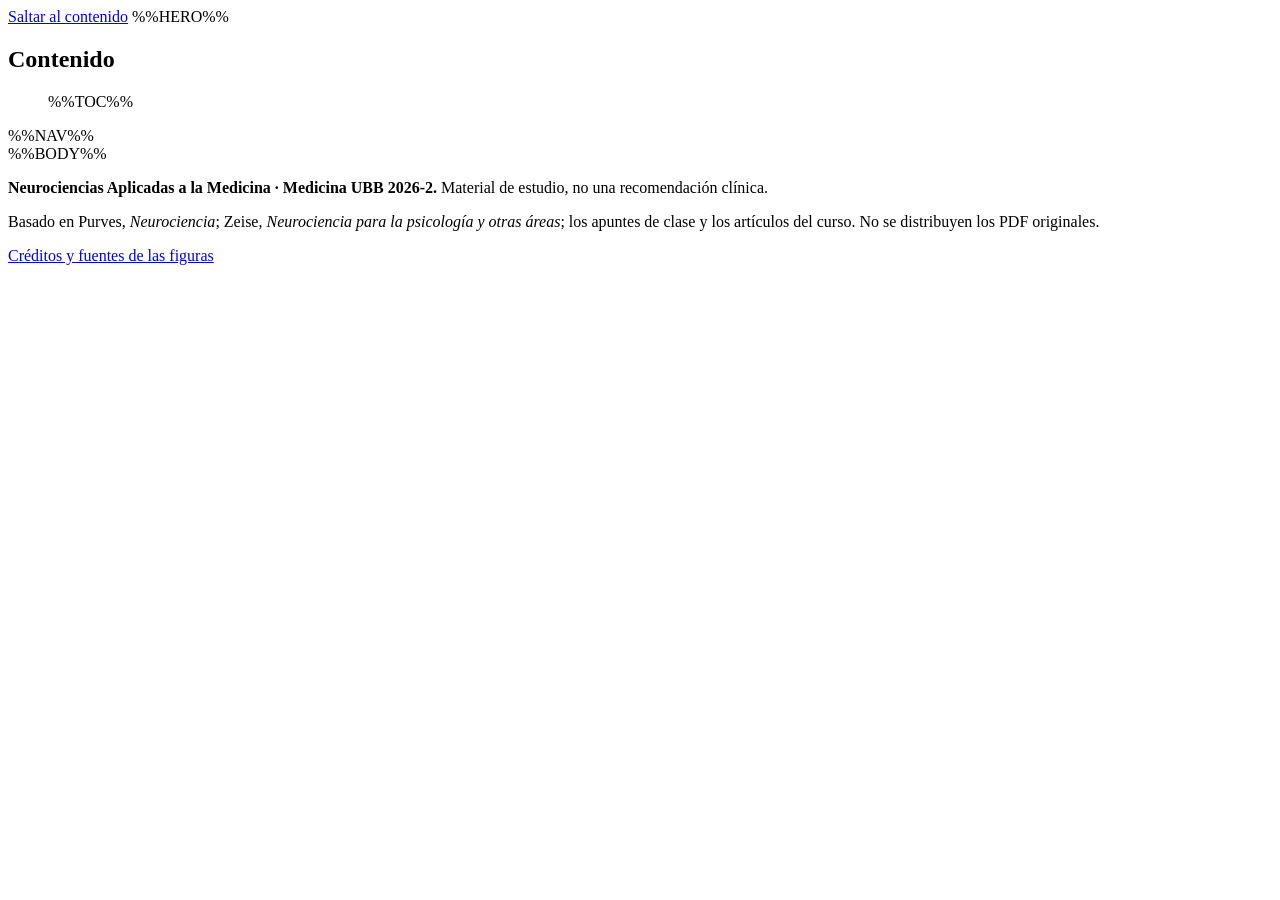
<file: _build/template.html>
<!doctype html>
<html lang="es-CL" data-theme="light">
<head>
<meta charset="utf-8">
<meta name="viewport" content="width=device-width, initial-scale=1">
<title>%%TITLE%%</title>
<meta name="description" content="%%DESC%%">
<link rel="icon" href="data:image/svg+xml,%3Csvg xmlns='http://www.w3.org/2000/svg' viewBox='0 0 64 64'%3E%3Crect width='64' height='64' rx='14' fill='%231d3f63'/%3E%3Ctext x='32' y='44' font-family='Georgia,serif' font-size='28' fill='%23dbeafe' text-anchor='middle'%3ENe%3C/text%3E%3C/svg%3E">
<meta property="og:title" content="%%TITLE%%">
<meta property="og:description" content="%%DESC%%">
<meta property="og:type" content="website">
<style>%%CSS%%</style>
</head>
<body>
<a class="skip-link" href="#contenido">Saltar al contenido</a>

%%HERO%%

<div class="shell">
  <aside class="sidebar" aria-label="Índice de la guía">
    <h2>Contenido</h2>
    <nav>
      <ul class="toc">
%%TOC%%
      </ul>
      <div class="figs">
%%NAV%%
      </div>
    </nav>
  </aside>

  <main id="contenido">
%%BODY%%
  </main>
</div>

<footer class="site-footer">
  <p><strong>Neurociencias Aplicadas a la Medicina · Medicina UBB 2026-2.</strong> Material de estudio, no una recomendación clínica.</p>
  <p>Basado en Purves, <em>Neurociencia</em>; Zeise, <em>Neurociencia para la psicología y otras áreas</em>; los apuntes de clase y los artículos del curso. No se distribuyen los PDF originales.</p>
  <p><a href="creditos.html">Créditos y fuentes de las figuras</a></p>
</footer>

<dialog id="figDialog" class="fig-dialog" aria-label="Visor de figuras">
  <button class="fig-dialog-close" type="button" aria-label="Cerrar">Cerrar</button>
  <img id="figDialogImg" alt="">
  <p id="figDialogCaption"></p>
</dialog>

<script>%%JS%%</script>
</body>
</html>
</file>
